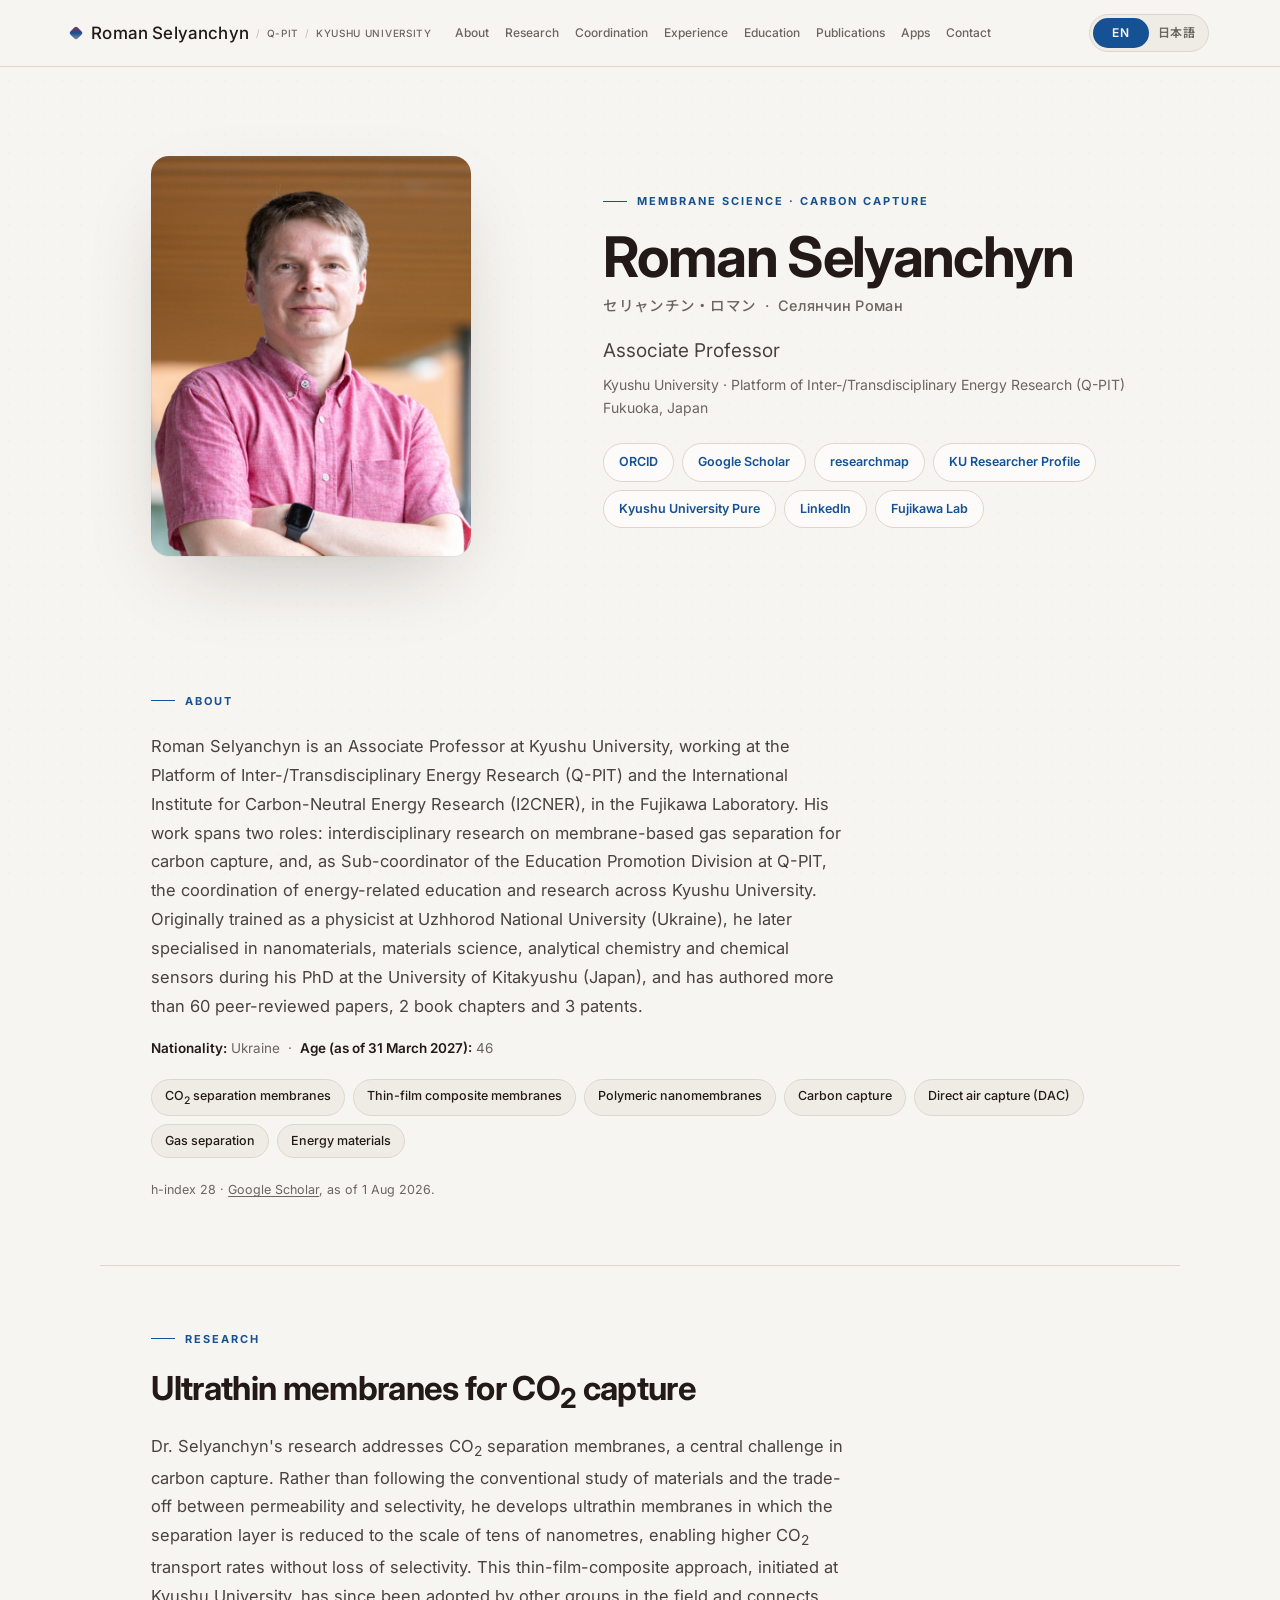
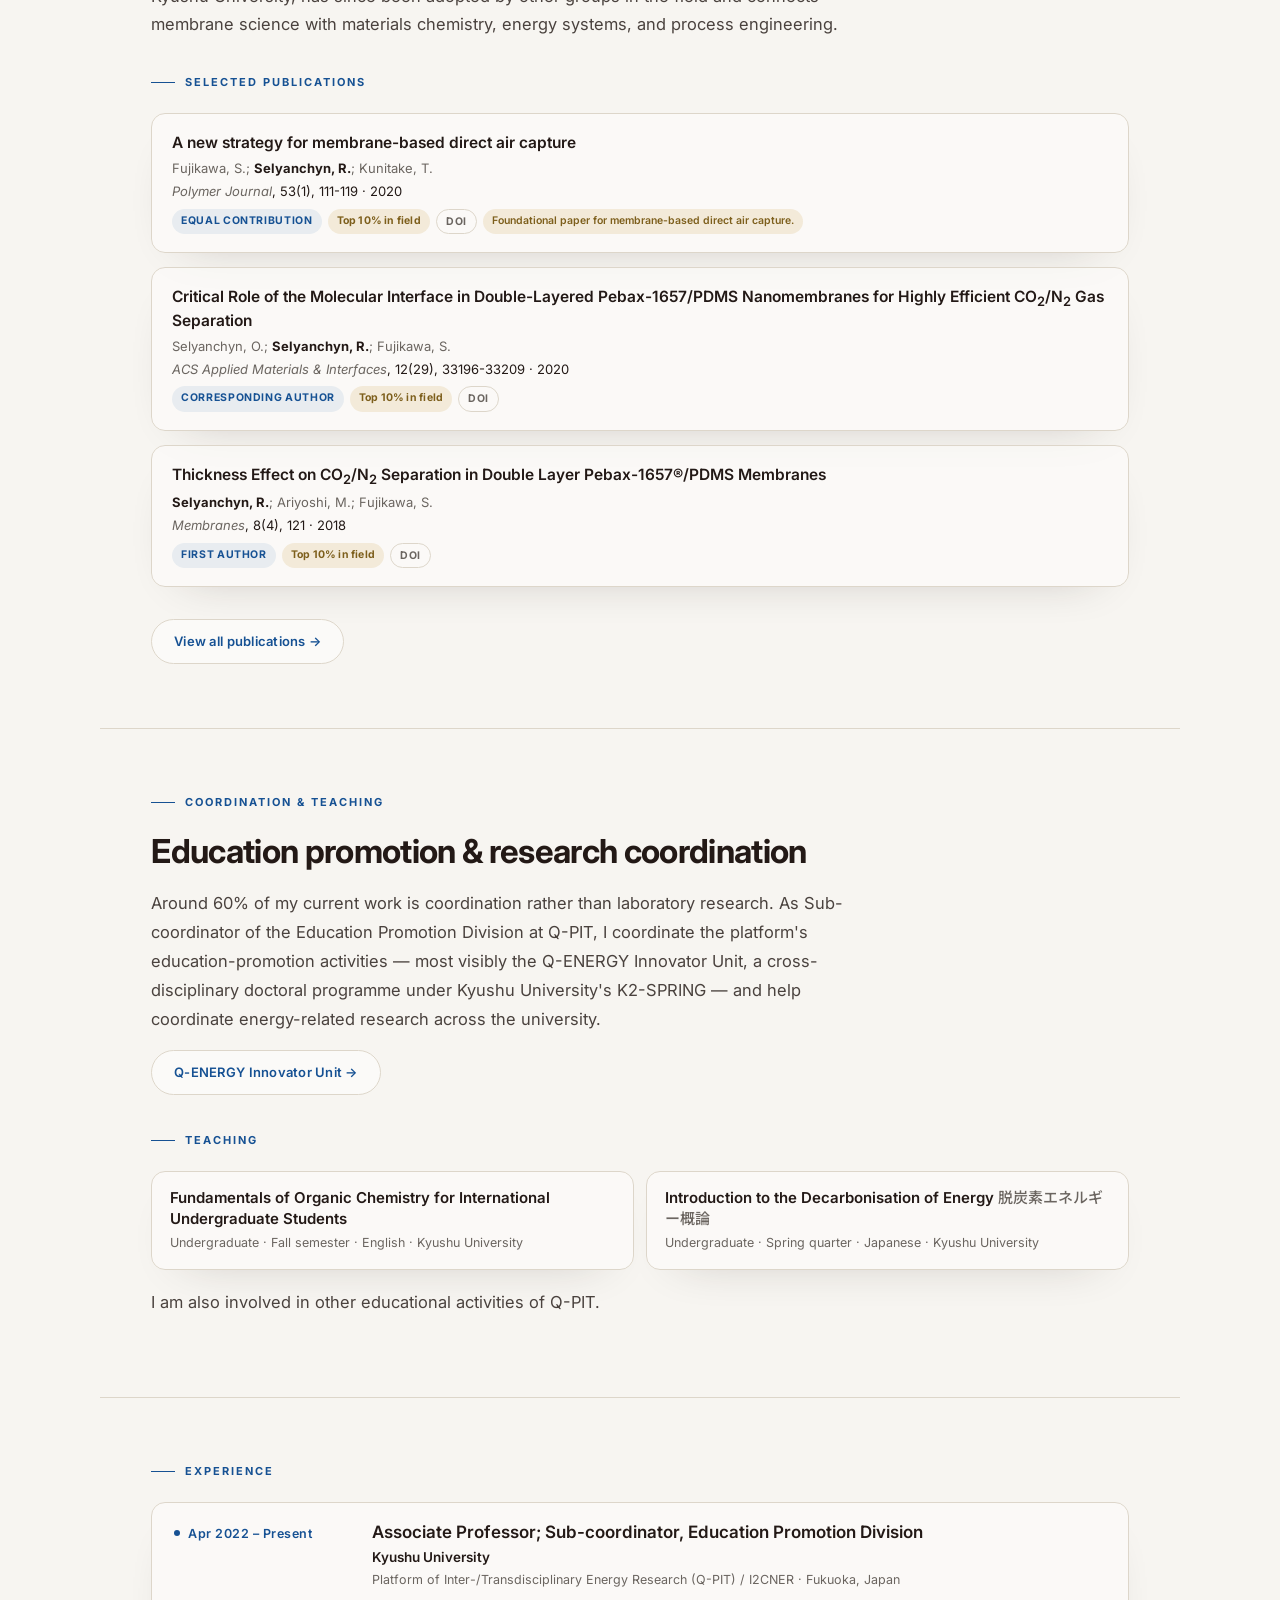
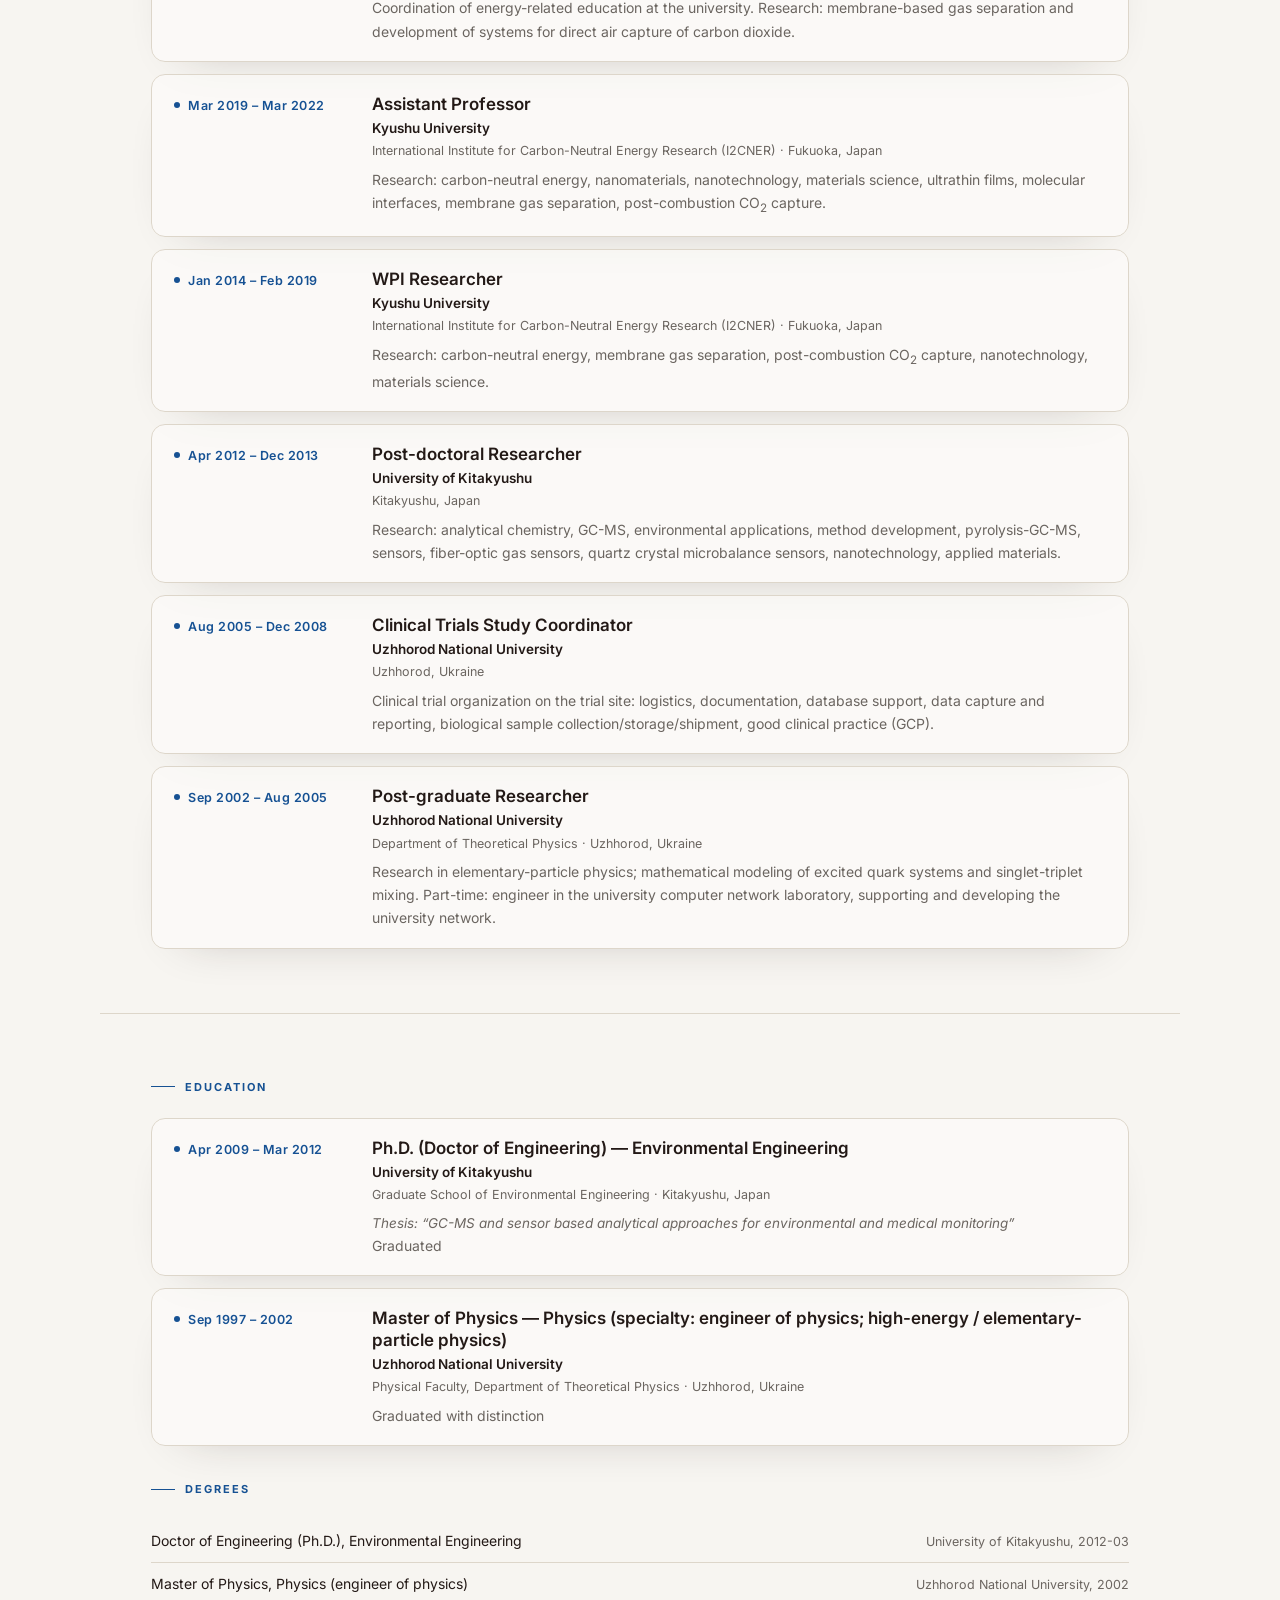
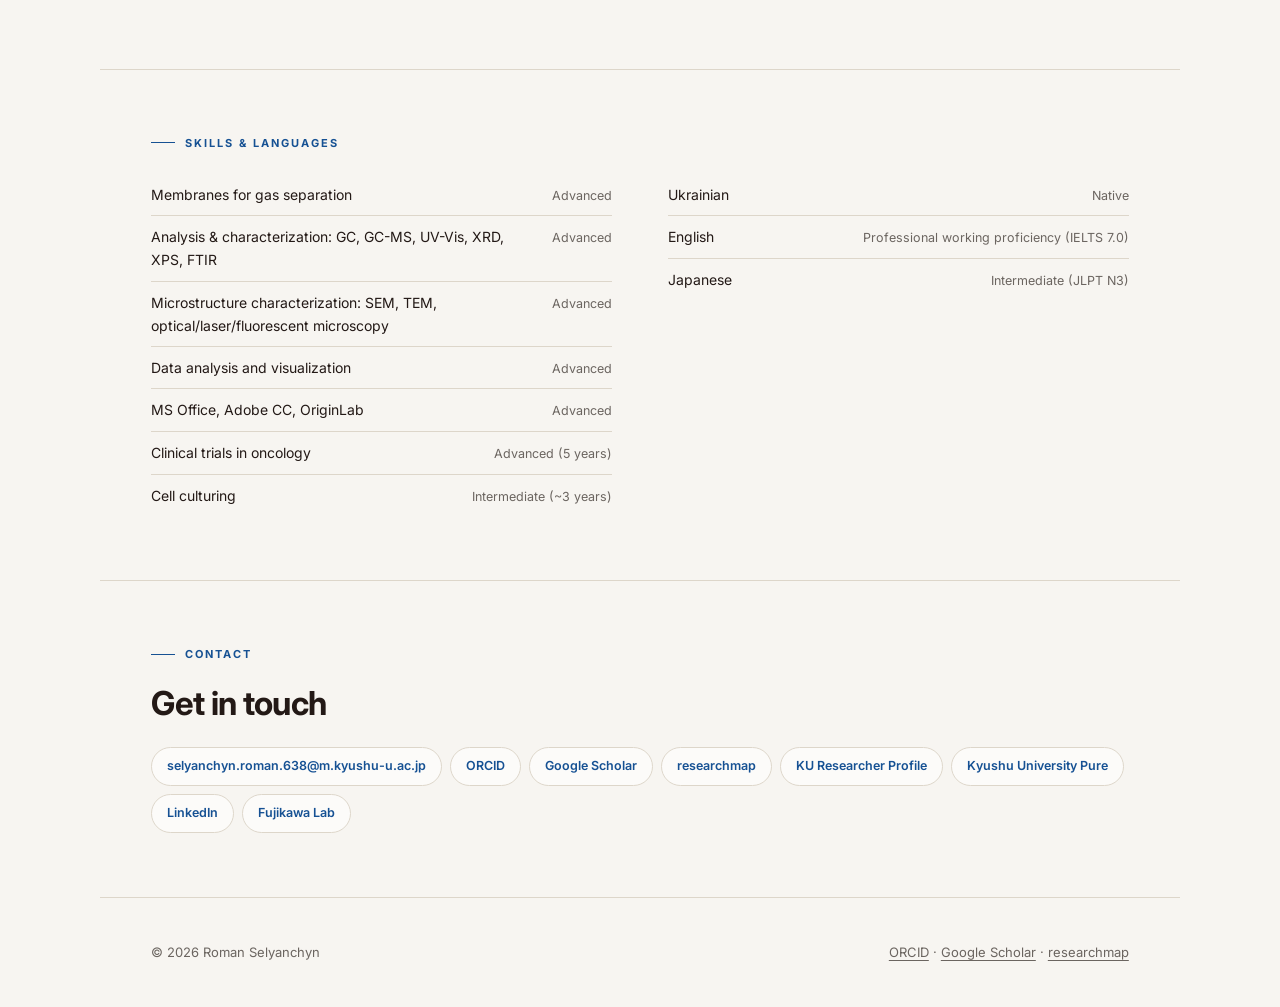
<file: index.html>
<!doctype html>
<html lang="en">
<head>
<meta charset="utf-8">
<meta name="viewport" content="width=device-width,initial-scale=1">
<title>Roman Selyanchyn — CV</title>
<meta name="description" content="Membrane science · carbon capture">
<link rel="preconnect" href="https://fonts.googleapis.com">
<link rel="preconnect" href="https://fonts.gstatic.com" crossorigin>
<link href="https://fonts.googleapis.com/css2?family=Inter:wght@400;500;600;700&family=Noto+Sans+JP:wght@400;500;600;700&display=swap" rel="stylesheet">
<link rel="stylesheet" href="assets/css/main.css?v=a4db1af713">
</head>
<body>
<header class="topbar">
  <div class="topbar-inner">
    <div class="program-mark">
      <a class="pm-name" href="index.html">
        <span class="dot" aria-hidden="true"></span>
        <span>Roman Selyanchyn</span>
      </a>
      <small>
        <span class="pm-sep" aria-hidden="true">/</span>
        <a href="https://q-pit.kyushu-u.ac.jp/">Q-PIT</a>
        <span class="pm-sep" aria-hidden="true">/</span>
        <a href="https://www.kyushu-u.ac.jp/en/"><span data-en="Kyushu University" data-ja="九州大学">Kyushu University</span></a>
      </small>
    </div>
    <nav class="landing-nav" id="site-nav">
      <a href="index.html#about"><span data-en="About" data-ja="概要">About</span></a>
      <a href="index.html#research"><span data-en="Research" data-ja="研究">Research</span></a>
      <a href="index.html#coordination"><span data-en="Coordination" data-ja="教育・運営">Coordination</span></a>
      <a href="index.html#experience"><span data-en="Experience" data-ja="職歴">Experience</span></a>
      <a href="index.html#education"><span data-en="Education" data-ja="学歴">Education</span></a>
      <a href="publications.html"><span data-en="Publications" data-ja="研究業績">Publications</span></a>
      <a href="apps.html"><span data-en="Apps" data-ja="アプリ">Apps</span></a>
      <a href="index.html#contact"><span data-en="Contact" data-ja="連絡先">Contact</span></a>
    </nav>
    <div class="lang-toggle" id="lang-toggle" data-lang="en" role="group" aria-label="Language">
      <span class="pill" aria-hidden="true"></span>
      <button type="button" data-set-lang="en" class="is-active" aria-pressed="true">EN</button>
      <button type="button" data-set-lang="ja" aria-pressed="false">日本語</button>
    </div>
    <button type="button" class="menu-btn" aria-label="Menu" aria-expanded="false" aria-controls="site-nav">
      <svg viewBox="0 0 24 24" fill="none" stroke="currentColor" stroke-width="2" stroke-linecap="round"><path d="M3 6h18M3 12h18M3 18h18"/></svg>
    </button>
  </div>
</header>
<main>

  <section class="hero">
    <div class="hero-photo">
      <img src="assets/Roman-Selyanchyn.jpg" alt="Roman Selyanchyn">
    </div>
    <div class="hero-copy">
      <p class="eyebrow"><span data-en="Membrane science · carbon capture" data-ja="膜科学・二酸化炭素回収" data-html="1">Membrane science · carbon capture</span></p>
      <h1>Roman Selyanchyn</h1>
      <p class="hero-names">セリャンチン・ロマン &nbsp;&middot;&nbsp; Селянчин Роман</p>
      <p class="hero-role"><span data-en="Associate Professor" data-ja="准教授">Associate Professor</span></p>
      <p class="hero-affil"><span data-en="Kyushu University" data-ja="九州大学">Kyushu University</span> &middot; <span data-en="Platform of Inter-/Transdisciplinary Energy Research (Q-PIT)" data-ja="エネルギー研究教育機構（Q-PIT）">Platform of Inter-/Transdisciplinary Energy Research (Q-PIT)</span><br><span data-en="Fukuoka, Japan" data-ja="日本・福岡">Fukuoka, Japan</span></p>
      <div class="hero-links">
        <a class="chip-link" href="https://orcid.org/0000-0002-0846-2416" target="_blank" rel="noopener">ORCID</a>
        <a class="chip-link" href="https://scholar.google.com/citations?user=_ry05noAAAAJ&amp;hl=en" target="_blank" rel="noopener">Google Scholar</a>
        <a class="chip-link" href="https://researchmap.jp/romanselyanchyn" target="_blank" rel="noopener">researchmap</a>
        <a class="chip-link" href="https://hyoka.ofc.kyushu-u.ac.jp/html/100024384_en.html" data-href-en="https://hyoka.ofc.kyushu-u.ac.jp/html/100024384_en.html" data-href-ja="https://hyoka.ofc.kyushu-u.ac.jp/html/100024384_ja.html" target="_blank" rel="noopener"><span data-en="KU Researcher Profile" data-ja="九州大学 研究者情報">KU Researcher Profile</span></a>
        <a class="chip-link" href="https://kyushu-u.elsevierpure.com/en/persons/roman-selyanchyn/" data-href-en="https://kyushu-u.elsevierpure.com/en/persons/roman-selyanchyn/" data-href-ja="https://kyushu-u.elsevierpure.com/ja/persons/roman-selyanchyn/" target="_blank" rel="noopener"><span data-en="Kyushu University Pure" data-ja="九州大学 Pure">Kyushu University Pure</span></a>
        <a class="chip-link" href="https://www.linkedin.com/in/romanselyanchyn/" target="_blank" rel="noopener">LinkedIn</a>
        <a class="chip-link" href="https://i2cner.kyushu-u.ac.jp/~fujikawa/en/" target="_blank" rel="noopener">Fujikawa Lab</a>
      </div>
      <div class="print-only"><a href="mailto:selyanchyn.roman.638@m.kyushu-u.ac.jp">selyanchyn.roman.638@m.kyushu-u.ac.jp</a> &nbsp;&middot;&nbsp; ORCID: https://orcid.org/0000-0002-0846-2416 &nbsp;&middot;&nbsp; Google Scholar: https://scholar.google.com/citations?user=_ry05noAAAAJ&amp;hl=en &nbsp;&middot;&nbsp; researchmap: https://researchmap.jp/romanselyanchyn &nbsp;&middot;&nbsp; KU Researcher Profile: https://hyoka.ofc.kyushu-u.ac.jp/html/100024384_en.html &nbsp;&middot;&nbsp; Kyushu University Pure: https://kyushu-u.elsevierpure.com/en/persons/roman-selyanchyn/ &nbsp;&middot;&nbsp; LinkedIn: https://www.linkedin.com/in/romanselyanchyn/ &nbsp;&middot;&nbsp; Fujikawa Lab: https://i2cner.kyushu-u.ac.jp/~fujikawa/en/</div>
    </div>
  </section>

  <section class="section" id="about">
    <div class="kicker"><span data-en="About" data-ja="概要">About</span></div>
    <p class="lead"><span data-en="Roman Selyanchyn is an Associate Professor at Kyushu University, working at the Platform of Inter-/Transdisciplinary Energy Research (Q-PIT) and the International Institute for Carbon-Neutral Energy Research (I2CNER), in the Fujikawa Laboratory. His work spans two roles: interdisciplinary research on membrane-based gas separation for carbon capture, and, as Sub-coordinator of the Education Promotion Division at Q-PIT, the coordination of energy-related education and research across Kyushu University. Originally trained as a physicist at Uzhhorod National University (Ukraine), he later specialised in nanomaterials, materials science, analytical chemistry and chemical sensors during his PhD at the University of Kitakyushu (Japan), and has authored more than 60 peer-reviewed papers, 2 book chapters and 3 patents." data-ja="セリャンチン・ロマンは九州大学准教授であり、エネルギー研究教育機構（Q-PIT）およびカーボンニュートラル・エネルギー国際研究所（I2CNER）藤川研究室に所属しています。研究面では、二酸化炭素回収に向けた膜による気体分離を中心とする学際的研究に取り組み、あわせてQ-PIT教育推進部門サブコーディネーターとして、九州大学全体のエネルギー関連の教育・研究の調整を担っています。ウジホロド国立大学（ウクライナ）で物理学を修めた後、北九州市立大学（日本）での博士課程においてナノ材料、材料科学、分析化学および化学センサーを専門としました。査読付き論文60報以上、著書（分担執筆）2件、特許3件を有します。" data-html="1">Roman Selyanchyn is an Associate Professor at Kyushu University, working at the Platform of Inter-/Transdisciplinary Energy Research (Q-PIT) and the International Institute for Carbon-Neutral Energy Research (I2CNER), in the Fujikawa Laboratory. His work spans two roles: interdisciplinary research on membrane-based gas separation for carbon capture, and, as Sub-coordinator of the Education Promotion Division at Q-PIT, the coordination of energy-related education and research across Kyushu University. Originally trained as a physicist at Uzhhorod National University (Ukraine), he later specialised in nanomaterials, materials science, analytical chemistry and chemical sensors during his PhD at the University of Kitakyushu (Japan), and has authored more than 60 peer-reviewed papers, 2 book chapters and 3 patents.</span></p>
    <p class="about-meta"><b><span data-en="Nationality:" data-ja="国籍：">Nationality:</span></b> <span data-en="Ukraine" data-ja="ウクライナ">Ukraine</span> &nbsp;&middot;&nbsp; <b><span data-en="Age (as of 31 March 2027):" data-ja="年齢（2027年3月31日時点）：">Age (as of 31 March 2027):</span></b> 46</p>
    <div class="tags">
      <span class="tag">CO<sub>2</sub> separation membranes</span>
      <span class="tag">Thin-film composite membranes</span>
      <span class="tag">Polymeric nanomembranes</span>
      <span class="tag">Carbon capture</span>
      <span class="tag">Direct air capture (DAC)</span>
      <span class="tag">Gas separation</span>
      <span class="tag">Energy materials</span>
    </div>
    <p class="stats-note" data-html="1" data-en="h-index 28 &amp;middot; &lt;a href=&quot;https://scholar.google.com/citations?user=_ry05noAAAAJ&amp;hl=en&quot; target=&quot;_blank&quot; rel=&quot;noopener&quot;&gt;Google Scholar&lt;/a&gt;, as of 1 Aug 2026." data-ja="h指数 28・&lt;a href=&quot;https://scholar.google.com/citations?user=_ry05noAAAAJ&amp;hl=en&quot; target=&quot;_blank&quot; rel=&quot;noopener&quot;&gt;Google Scholar&lt;/a&gt;（2026年8月1日時点）">h-index 28 &middot; <a href="https://scholar.google.com/citations?user=_ry05noAAAAJ&hl=en" target="_blank" rel="noopener">Google Scholar</a>, as of 1 Aug 2026.</p>
  </section>

  <section class="section" id="research">
    <div class="kicker"><span data-en="Research" data-ja="研究">Research</span></div>
    <h2>Ultrathin membranes for CO<sub>2</sub> capture</h2>
    <p class="lead"><span data-en="Dr. Selyanchyn&amp;#x27;s research addresses CO&lt;sub&gt;2&lt;/sub&gt; separation membranes, a central challenge in carbon capture. Rather than following the conventional study of materials and the trade-off between permeability and selectivity, he develops ultrathin membranes in which the separation layer is reduced to the scale of tens of nanometres, enabling higher CO&lt;sub&gt;2&lt;/sub&gt; transport rates without loss of selectivity. This thin-film-composite approach, initiated at Kyushu University, has since been adopted by other groups in the field and connects membrane science with materials chemistry, energy systems, and process engineering." data-ja="セリャンチン博士の研究は、二酸化炭素回収の中心的課題であるCO2分離膜を対象としています。材料の探索と透過性・選択性のトレードオフを追う従来の手法によらず、分離層を数十ナノメートルまで薄くした超薄膜を開発し、選択性を損なうことなくCO2透過速度を高めることを可能にしました。九州大学で始まったこの薄膜複合膜のアプローチは、その後この分野の他の研究グループにも採用され、膜科学を材料化学、エネルギーシステム、プロセス工学と結びつけています。" data-html="1">Dr. Selyanchyn&#x27;s research addresses CO<sub>2</sub> separation membranes, a central challenge in carbon capture. Rather than following the conventional study of materials and the trade-off between permeability and selectivity, he develops ultrathin membranes in which the separation layer is reduced to the scale of tens of nanometres, enabling higher CO<sub>2</sub> transport rates without loss of selectivity. This thin-film-composite approach, initiated at Kyushu University, has since been adopted by other groups in the field and connects membrane science with materials chemistry, energy systems, and process engineering.</span></p>
    <div class="kicker" style="margin-top:34px"><span data-en="Selected publications" data-ja="主要論文">Selected publications</span></div>
    <div class="pub-featured">
      <div class="pub">
        
        <div>
          <p class="pub-title"><a href="https://doi.org/10.1038/s41428-020-00429-z" target="_blank" rel="noopener">A new strategy for membrane-based direct air capture</a></p>
          <p class="pub-authors">Fujikawa, S.; <span class="me">Selyanchyn, R.</span>; Kunitake, T.</p>
          <p class="pub-venue"><em>Polymer Journal</em>, 53(1), 111-119 &middot; 2020</p>
          <div class="pub-badges"><span class="badge role"><span data-en="Equal contribution" data-ja="同等貢献">Equal contribution</span></span><span class="badge cited"><span data-en="Top 10% in field" data-ja="分野別 被引用上位10%">Top 10% in field</span></span><a class="badge doi" href="https://doi.org/10.1038/s41428-020-00429-z" target="_blank" rel="noopener">DOI</a><span class="badge note">Foundational paper for membrane-based direct air capture.</span></div>
        </div>
      </div>
    </div>
    <div class="pub-featured">
      <div class="pub">
        
        <div>
          <p class="pub-title"><a href="https://doi.org/10.1021/acsami.0c07344" target="_blank" rel="noopener">Critical Role of the Molecular Interface in Double-Layered Pebax-1657/PDMS Nanomembranes for Highly Efficient CO<sub>2</sub>/N<sub>2</sub> Gas Separation</a></p>
          <p class="pub-authors">Selyanchyn, O.; <span class="me">Selyanchyn, R.</span>; Fujikawa, S.</p>
          <p class="pub-venue"><em>ACS Applied Materials &amp; Interfaces</em>, 12(29), 33196-33209 &middot; 2020</p>
          <div class="pub-badges"><span class="badge role"><span data-en="Corresponding author" data-ja="責任著者">Corresponding author</span></span><span class="badge cited"><span data-en="Top 10% in field" data-ja="分野別 被引用上位10%">Top 10% in field</span></span><a class="badge doi" href="https://doi.org/10.1021/acsami.0c07344" target="_blank" rel="noopener">DOI</a></div>
        </div>
      </div>
    </div>
    <div class="pub-featured">
      <div class="pub">
        
        <div>
          <p class="pub-title"><a href="https://doi.org/10.3390/membranes8040121" target="_blank" rel="noopener">Thickness Effect on CO<sub>2</sub>/N<sub>2</sub> Separation in Double Layer Pebax-1657®/PDMS Membranes</a></p>
          <p class="pub-authors"><span class="me">Selyanchyn, R.</span>; Ariyoshi, M.; Fujikawa, S.</p>
          <p class="pub-venue"><em>Membranes</em>, 8(4), 121 &middot; 2018</p>
          <div class="pub-badges"><span class="badge role"><span data-en="First author" data-ja="筆頭著者">First author</span></span><span class="badge cited"><span data-en="Top 10% in field" data-ja="分野別 被引用上位10%">Top 10% in field</span></span><a class="badge doi" href="https://doi.org/10.3390/membranes8040121" target="_blank" rel="noopener">DOI</a></div>
        </div>
      </div>
    </div>
    <a class="btn ghost" href="publications.html" style="margin-top:18px">View all publications &rarr;</a>
  </section>

  <section class="section" id="coordination">
    <div class="kicker"><span data-en="Coordination &amp; Teaching" data-ja="教育・運営">Coordination &amp; Teaching</span></div>
    <h2>Education promotion &amp; research coordination</h2>
    <p class="lead"><span data-en="Around 60% of my current work is coordination rather than laboratory research. As Sub-coordinator of the Education Promotion Division at Q-PIT, I coordinate the platform&amp;#x27;s education-promotion activities — most visibly the Q-ENERGY Innovator Unit, a cross-disciplinary doctoral programme under Kyushu University&amp;#x27;s K2-SPRING — and help coordinate energy-related research across the university." data-ja="現在の業務のおよそ60%は、実験研究ではなく調整・運営業務です。Q-PIT教育推進部門のサブコーディネーターとして、部門の教育推進活動を統括しています。中でも中心となるのが、九州大学のK2-SPRINGのもとで実施される分野横断型博士課程プログラム「Q-ENERGYイノベーター育成ユニット」です。あわせて、学内のエネルギー関連研究の調整にも携わっています。" data-html="1">Around 60% of my current work is coordination rather than laboratory research. As Sub-coordinator of the Education Promotion Division at Q-PIT, I coordinate the platform&#x27;s education-promotion activities — most visibly the Q-ENERGY Innovator Unit, a cross-disciplinary doctoral programme under Kyushu University&#x27;s K2-SPRING — and help coordinate energy-related research across the university.</span></p>
    <a class="btn ghost" href="https://roman-selyanchyn-kyushu.github.io/Q-ENERGY/" target="_blank" rel="noopener">Q-ENERGY Innovator Unit &rarr;</a>
    <div class="kicker" style="margin-top:36px"><span data-en="Teaching" data-ja="教育">Teaching</span></div>
    <div class="courses">
      <div class="course">
        <p class="course-name">Fundamentals of Organic Chemistry for International Undergraduate Students</p>
        <p class="course-meta">Undergraduate &middot; Fall semester &middot; English &middot; Kyushu University</p>
      </div>
      <div class="course">
        <p class="course-name">Introduction to the Decarbonisation of Energy <span class="course-ja">脱炭素エネルギー概論</span></p>
        <p class="course-meta">Undergraduate &middot; Spring quarter &middot; Japanese &middot; Kyushu University</p>
      </div>
    </div>
    <p class="lead" style="margin-top:18px"><span data-en="I am also involved in other educational activities of Q-PIT." data-ja="このほか、Q-PITの各種教育活動にも携わっています。" data-html="1">I am also involved in other educational activities of Q-PIT.</span></p>
  </section>

  <section class="section" id="experience">
    <div class="kicker"><span data-en="Experience" data-ja="職歴">Experience</span></div>
    <div class="timeline">
      <div class="tl-item">
        <div class="tl-date">Apr 2022 – Present</div>
        <div>
          <p class="tl-title"><span data-en="Associate Professor; Sub-coordinator, Education Promotion Division" data-ja="准教授／教育推進部門 サブコーディネーター">Associate Professor; Sub-coordinator, Education Promotion Division</span></p>
          <p class="tl-org"><span data-en="Kyushu University" data-ja="九州大学">Kyushu University</span></p>
          <p class="tl-meta">Platform of Inter-/Transdisciplinary Energy Research (Q-PIT) / I2CNER &middot; Fukuoka, Japan</p>
          <p class="tl-desc"><span data-en="Coordination of energy-related education at the university. Research: membrane-based gas separation and development of systems for direct air capture of carbon dioxide." data-ja="学内のエネルギー関連教育の調整。研究：膜による気体分離、および二酸化炭素の直接空気回収（DAC）システムの開発。" data-html="1">Coordination of energy-related education at the university. Research: membrane-based gas separation and development of systems for direct air capture of carbon dioxide.</span></p>
        </div>
      </div>
      <div class="tl-item">
        <div class="tl-date">Mar 2019 – Mar 2022</div>
        <div>
          <p class="tl-title"><span data-en="Assistant Professor" data-ja="助教">Assistant Professor</span></p>
          <p class="tl-org"><span data-en="Kyushu University" data-ja="九州大学">Kyushu University</span></p>
          <p class="tl-meta">International Institute for Carbon-Neutral Energy Research (I2CNER) &middot; Fukuoka, Japan</p>
          <p class="tl-desc"><span data-en="Research: carbon-neutral energy, nanomaterials, nanotechnology, materials science, ultrathin films, molecular interfaces, membrane gas separation, post-combustion CO&lt;sub&gt;2&lt;/sub&gt; capture." data-ja="研究：カーボンニュートラル・エネルギー、ナノ材料、ナノテクノロジー、材料科学、超薄膜、分子界面、膜による気体分離、燃焼後CO2回収。" data-html="1">Research: carbon-neutral energy, nanomaterials, nanotechnology, materials science, ultrathin films, molecular interfaces, membrane gas separation, post-combustion CO<sub>2</sub> capture.</span></p>
        </div>
      </div>
      <div class="tl-item">
        <div class="tl-date">Jan 2014 – Feb 2019</div>
        <div>
          <p class="tl-title"><span data-en="WPI Researcher" data-ja="WPI研究員">WPI Researcher</span></p>
          <p class="tl-org"><span data-en="Kyushu University" data-ja="九州大学">Kyushu University</span></p>
          <p class="tl-meta">International Institute for Carbon-Neutral Energy Research (I2CNER) &middot; Fukuoka, Japan</p>
          <p class="tl-desc"><span data-en="Research: carbon-neutral energy, membrane gas separation, post-combustion CO&lt;sub&gt;2&lt;/sub&gt; capture, nanotechnology, materials science." data-ja="研究：カーボンニュートラル・エネルギー、膜による気体分離、燃焼後CO2回収、ナノテクノロジー、材料科学。" data-html="1">Research: carbon-neutral energy, membrane gas separation, post-combustion CO<sub>2</sub> capture, nanotechnology, materials science.</span></p>
        </div>
      </div>
      <div class="tl-item">
        <div class="tl-date">Apr 2012 – Dec 2013</div>
        <div>
          <p class="tl-title"><span data-en="Post-doctoral Researcher" data-ja="博士研究員">Post-doctoral Researcher</span></p>
          <p class="tl-org"><span data-en="University of Kitakyushu" data-ja="北九州市立大学">University of Kitakyushu</span></p>
          <p class="tl-meta">Kitakyushu, Japan</p>
          <p class="tl-desc"><span data-en="Research: analytical chemistry, GC-MS, environmental applications, method development, pyrolysis-GC-MS, sensors, fiber-optic gas sensors, quartz crystal microbalance sensors, nanotechnology, applied materials." data-ja="研究：分析化学、GC-MS、環境応用、分析法開発、熱分解GC-MS、センサー、光ファイバー式ガスセンサー、水晶振動子マイクロバランスセンサー、ナノテクノロジー、応用材料。" data-html="1">Research: analytical chemistry, GC-MS, environmental applications, method development, pyrolysis-GC-MS, sensors, fiber-optic gas sensors, quartz crystal microbalance sensors, nanotechnology, applied materials.</span></p>
        </div>
      </div>
      <div class="tl-item">
        <div class="tl-date">Aug 2005 – Dec 2008</div>
        <div>
          <p class="tl-title"><span data-en="Clinical Trials Study Coordinator" data-ja="臨床試験コーディネーター">Clinical Trials Study Coordinator</span></p>
          <p class="tl-org"><span data-en="Uzhhorod National University" data-ja="ウジホロド国立大学">Uzhhorod National University</span></p>
          <p class="tl-meta">Uzhhorod, Ukraine</p>
          <p class="tl-desc"><span data-en="Clinical trial organization on the trial site: logistics, documentation, database support, data capture and reporting, biological sample collection/storage/shipment, good clinical practice (GCP)." data-ja="試験実施施設における臨床試験の運営：調整業務、文書管理、データベース支援、データ収集・報告、生体試料の採取・保管・輸送、医薬品の臨床試験の実施の基準（GCP）の遵守。" data-html="1">Clinical trial organization on the trial site: logistics, documentation, database support, data capture and reporting, biological sample collection/storage/shipment, good clinical practice (GCP).</span></p>
        </div>
      </div>
      <div class="tl-item">
        <div class="tl-date">Sep 2002 – Aug 2005</div>
        <div>
          <p class="tl-title"><span data-en="Post-graduate Researcher" data-ja="大学院研究員">Post-graduate Researcher</span></p>
          <p class="tl-org"><span data-en="Uzhhorod National University" data-ja="ウジホロド国立大学">Uzhhorod National University</span></p>
          <p class="tl-meta">Department of Theoretical Physics &middot; Uzhhorod, Ukraine</p>
          <p class="tl-desc"><span data-en="Research in elementary-particle physics; mathematical modeling of excited quark systems and singlet-triplet mixing. Part-time: engineer in the university computer network laboratory, supporting and developing the university network." data-ja="素粒子物理学の研究。励起クォーク系および一重項・三重項混合の数理モデル化。兼務として、大学のコンピュータネットワーク研究室にて技術職員を務め、学内ネットワークの運用と整備を担当。" data-html="1">Research in elementary-particle physics; mathematical modeling of excited quark systems and singlet-triplet mixing. Part-time: engineer in the university computer network laboratory, supporting and developing the university network.</span></p>
        </div>
      </div>
    </div>
  </section>

  <section class="section" id="education">
    <div class="kicker"><span data-en="Education" data-ja="学歴">Education</span></div>
    <div class="timeline">
      <div class="tl-item">
        <div class="tl-date">Apr 2009 – Mar 2012</div>
        <div>
          <p class="tl-title"><span data-en="Ph.D. (Doctor of Engineering)" data-ja="博士（工学）">Ph.D. (Doctor of Engineering)</span> &mdash; <span data-en="Environmental Engineering" data-ja="環境工学" data-html="1">Environmental Engineering</span></p>
          <p class="tl-org"><span data-en="University of Kitakyushu" data-ja="北九州市立大学">University of Kitakyushu</span></p>
          <p class="tl-meta">Graduate School of Environmental Engineering &middot; Kitakyushu, Japan</p>
          <p class="tl-thesis"><span data-en="Thesis:" data-ja="学位論文：">Thesis:</span> &ldquo;<span data-en="GC-MS and sensor based analytical approaches for environmental and medical monitoring" data-ja="GC-MSとセンサを基盤とする環境および医療モニタリング分析アプローチ" data-html="1">GC-MS and sensor based analytical approaches for environmental and medical monitoring</span>&rdquo;</p>
          <p class="tl-desc"><span data-en="Graduated" data-ja="修了">Graduated</span></p>
        </div>
      </div>
      <div class="tl-item">
        <div class="tl-date">Sep 1997 – 2002</div>
        <div>
          <p class="tl-title"><span data-en="Master of Physics" data-ja="物理学修士">Master of Physics</span> &mdash; <span data-en="Physics (specialty: engineer of physics; high-energy / elementary-particle physics)" data-ja="物理学（専攻：物理工学／高エネルギー・素粒子物理学）" data-html="1">Physics (specialty: engineer of physics; high-energy / elementary-particle physics)</span></p>
          <p class="tl-org"><span data-en="Uzhhorod National University" data-ja="ウジホロド国立大学">Uzhhorod National University</span></p>
          <p class="tl-meta">Physical Faculty, Department of Theoretical Physics &middot; Uzhhorod, Ukraine</p>
          
          <p class="tl-desc"><span data-en="Graduated with distinction" data-ja="優等修了">Graduated with distinction</span></p>
        </div>
      </div>
    </div>
    <div class="kicker" style="margin-top:34px"><span data-en="Degrees" data-ja="学位">Degrees</span></div>
    <ul class="minilist">
      <li><span class="ml-k"><span data-en="Doctor of Engineering (Ph.D.)" data-ja="博士（工学）">Doctor of Engineering (Ph.D.)</span>, <span data-en="Environmental Engineering" data-ja="環境工学" data-html="1">Environmental Engineering</span></span><span class="ml-v"><span data-en="University of Kitakyushu" data-ja="北九州市立大学">University of Kitakyushu</span>, 2012-03</span></li>
      <li><span class="ml-k"><span data-en="Master of Physics" data-ja="物理学修士">Master of Physics</span>, <span data-en="Physics (engineer of physics)" data-ja="物理学（物理工学）" data-html="1">Physics (engineer of physics)</span></span><span class="ml-v"><span data-en="Uzhhorod National University" data-ja="ウジホロド国立大学">Uzhhorod National University</span>, 2002</span></li>
    </ul>
  </section>

  <section class="section" id="skills">
    <div class="kicker"><span data-en="Skills &amp; Languages" data-ja="専門技術・語学">Skills &amp; Languages</span></div>
    <div class="cols">
      <ul class="minilist">
      <li><span class="ml-k"><span data-en="Membranes for gas separation" data-ja="気体分離膜">Membranes for gas separation</span></span><span class="ml-v"><span data-en="Advanced" data-ja="上級">Advanced</span></span></li>
      <li><span class="ml-k"><span data-en="Analysis &amp; characterization: GC, GC-MS, UV-Vis, XRD, XPS, FTIR" data-ja="分析・評価：GC、GC-MS、UV-Vis、XRD、XPS、FTIR">Analysis &amp; characterization: GC, GC-MS, UV-Vis, XRD, XPS, FTIR</span></span><span class="ml-v"><span data-en="Advanced" data-ja="上級">Advanced</span></span></li>
      <li><span class="ml-k"><span data-en="Microstructure characterization: SEM, TEM, optical/laser/fluorescent microscopy" data-ja="微細構造解析：SEM、TEM、光学・レーザー・蛍光顕微鏡">Microstructure characterization: SEM, TEM, optical/laser/fluorescent microscopy</span></span><span class="ml-v"><span data-en="Advanced" data-ja="上級">Advanced</span></span></li>
      <li><span class="ml-k"><span data-en="Data analysis and visualization" data-ja="データ解析・可視化">Data analysis and visualization</span></span><span class="ml-v"><span data-en="Advanced" data-ja="上級">Advanced</span></span></li>
      <li><span class="ml-k"><span data-en="MS Office, Adobe CC, OriginLab" data-ja="MS Office、Adobe CC、OriginLab">MS Office, Adobe CC, OriginLab</span></span><span class="ml-v"><span data-en="Advanced" data-ja="上級">Advanced</span></span></li>
      <li><span class="ml-k"><span data-en="Clinical trials in oncology" data-ja="腫瘍領域の臨床試験">Clinical trials in oncology</span></span><span class="ml-v"><span data-en="Advanced (5 years)" data-ja="上級（5年）">Advanced (5 years)</span></span></li>
      <li><span class="ml-k"><span data-en="Cell culturing" data-ja="細胞培養">Cell culturing</span></span><span class="ml-v"><span data-en="Intermediate (~3 years)" data-ja="中級（約3年）">Intermediate (~3 years)</span></span></li>
      </ul>
      <ul class="minilist">
      <li><span class="ml-k"><span data-en="Ukrainian" data-ja="ウクライナ語">Ukrainian</span></span><span class="ml-v"><span data-en="Native" data-ja="母語">Native</span></span></li>
      <li><span class="ml-k"><span data-en="English" data-ja="英語">English</span></span><span class="ml-v"><span data-en="Professional working proficiency (IELTS 7.0)" data-ja="実務レベル（IELTS 7.0）">Professional working proficiency (IELTS 7.0)</span></span></li>
      <li><span class="ml-k"><span data-en="Japanese" data-ja="日本語">Japanese</span></span><span class="ml-v"><span data-en="Intermediate (JLPT N3)" data-ja="中級（日本語能力試験 N3）">Intermediate (JLPT N3)</span></span></li>
      </ul>
    </div>
  </section>

  <section class="section" id="contact">
    <div class="kicker"><span data-en="Contact" data-ja="連絡先">Contact</span></div>
    <h2>Get in touch</h2>
    <div class="hero-links">
        <a class="chip-link" href="mailto:selyanchyn.roman.638@m.kyushu-u.ac.jp">selyanchyn.roman.638@m.kyushu-u.ac.jp</a>
        <a class="chip-link" href="https://orcid.org/0000-0002-0846-2416" target="_blank" rel="noopener">ORCID</a>
        <a class="chip-link" href="https://scholar.google.com/citations?user=_ry05noAAAAJ&amp;hl=en" target="_blank" rel="noopener">Google Scholar</a>
        <a class="chip-link" href="https://researchmap.jp/romanselyanchyn" target="_blank" rel="noopener">researchmap</a>
        <a class="chip-link" href="https://hyoka.ofc.kyushu-u.ac.jp/html/100024384_en.html" data-href-en="https://hyoka.ofc.kyushu-u.ac.jp/html/100024384_en.html" data-href-ja="https://hyoka.ofc.kyushu-u.ac.jp/html/100024384_ja.html" target="_blank" rel="noopener"><span data-en="KU Researcher Profile" data-ja="九州大学 研究者情報">KU Researcher Profile</span></a>
        <a class="chip-link" href="https://kyushu-u.elsevierpure.com/en/persons/roman-selyanchyn/" data-href-en="https://kyushu-u.elsevierpure.com/en/persons/roman-selyanchyn/" data-href-ja="https://kyushu-u.elsevierpure.com/ja/persons/roman-selyanchyn/" target="_blank" rel="noopener"><span data-en="Kyushu University Pure" data-ja="九州大学 Pure">Kyushu University Pure</span></a>
        <a class="chip-link" href="https://www.linkedin.com/in/romanselyanchyn/" target="_blank" rel="noopener">LinkedIn</a>
        <a class="chip-link" href="https://i2cner.kyushu-u.ac.jp/~fujikawa/en/" target="_blank" rel="noopener">Fujikawa Lab</a>
    </div>
  </section>

</main>
<footer class="footer">
    <span>&copy; 2026 Roman Selyanchyn</span>
    <span><a href="https://orcid.org/0000-0002-0846-2416">ORCID</a> &middot; <a href="https://scholar.google.com/citations?user=_ry05noAAAAJ&hl=en">Google Scholar</a> &middot; <a href="https://researchmap.jp/romanselyanchyn">researchmap</a></span>
</footer>
<script>
(function(){
  var btn=document.querySelector('.menu-btn'),nav=document.getElementById('site-nav');
  if(btn&&nav){btn.addEventListener('click',function(){
    var open=nav.classList.toggle('open');
    btn.setAttribute('aria-expanded',open?'true':'false');
  });
  nav.querySelectorAll('a').forEach(function(a){a.addEventListener('click',function(){
    nav.classList.remove('open');btn.setAttribute('aria-expanded','false');});});}
  // Scrollspy: highlight the nav link for the section in view (in-page anchors only).
  var secs=[].slice.call(document.querySelectorAll('main section[id]'));
  var map={};nav&&nav.querySelectorAll('a').forEach(function(a){
    var h=a.getAttribute('href')||'';var i=h.indexOf('#');
    if(i>=0&&(h.indexOf('index.html')===0||h[0]==='#'))map[h.slice(i+1)]=a;});
  if(secs.length&&Object.keys(map).length&&'IntersectionObserver' in window){
    var obs=new IntersectionObserver(function(es){es.forEach(function(e){
      if(e.isIntersecting){Object.values(map).forEach(function(a){a.classList.remove('active');});
        var a=map[e.target.id];if(a)a.classList.add('active');}});},
      {rootMargin:'-45% 0px -50% 0px'});
    secs.forEach(function(s){obs.observe(s);});}
})();
</script>
<script>
(function(){
  var KEY='rs-cv-lang';
  function apply(lang){
    document.documentElement.lang=lang;
    document.querySelectorAll('[data-en][data-ja]').forEach(function(el){
      var v=el.dataset[lang];
      if(v===undefined)return;
      // data-html marks the few elements whose text carries markup (chemical
      // subscripts). Everything is generated by build.py from local JSON, never
      // from user input, so assigning it back as HTML is safe here.
      if(el.dataset.html==='1'){el.innerHTML=v;}else{el.textContent=v;}
    });
    // Links whose target exists in both languages (KU researcher DB, Pure) point at
    // the matching version rather than always sending a Japanese reader to English.
    document.querySelectorAll('a[data-href-en][data-href-ja]').forEach(function(a){
      var u=(lang==='ja')?a.dataset.hrefJa:a.dataset.hrefEn;
      if(u)a.setAttribute('href',u);
    });
    var tg=document.getElementById('lang-toggle');
    if(tg){
      tg.setAttribute('data-lang',lang);
      tg.querySelectorAll('button[data-set-lang]').forEach(function(b){
        var on=b.dataset.setLang===lang;
        b.classList.toggle('is-active',on);
        b.setAttribute('aria-pressed',on?'true':'false');
      });
    }
    try{localStorage.setItem(KEY,lang);}catch(e){}
  }
  var saved;try{saved=localStorage.getItem(KEY);}catch(e){}
  if(!saved){saved=(navigator.language||'').toLowerCase().indexOf('ja')===0?'ja':'en';}
  document.addEventListener('DOMContentLoaded',function(){
    apply(saved==='ja'?'ja':'en');
    document.querySelectorAll('#lang-toggle button[data-set-lang]').forEach(function(b){
      b.addEventListener('click',function(){apply(b.dataset.setLang);});
    });
  });
})();
</script>
</body>
</html>
</file>
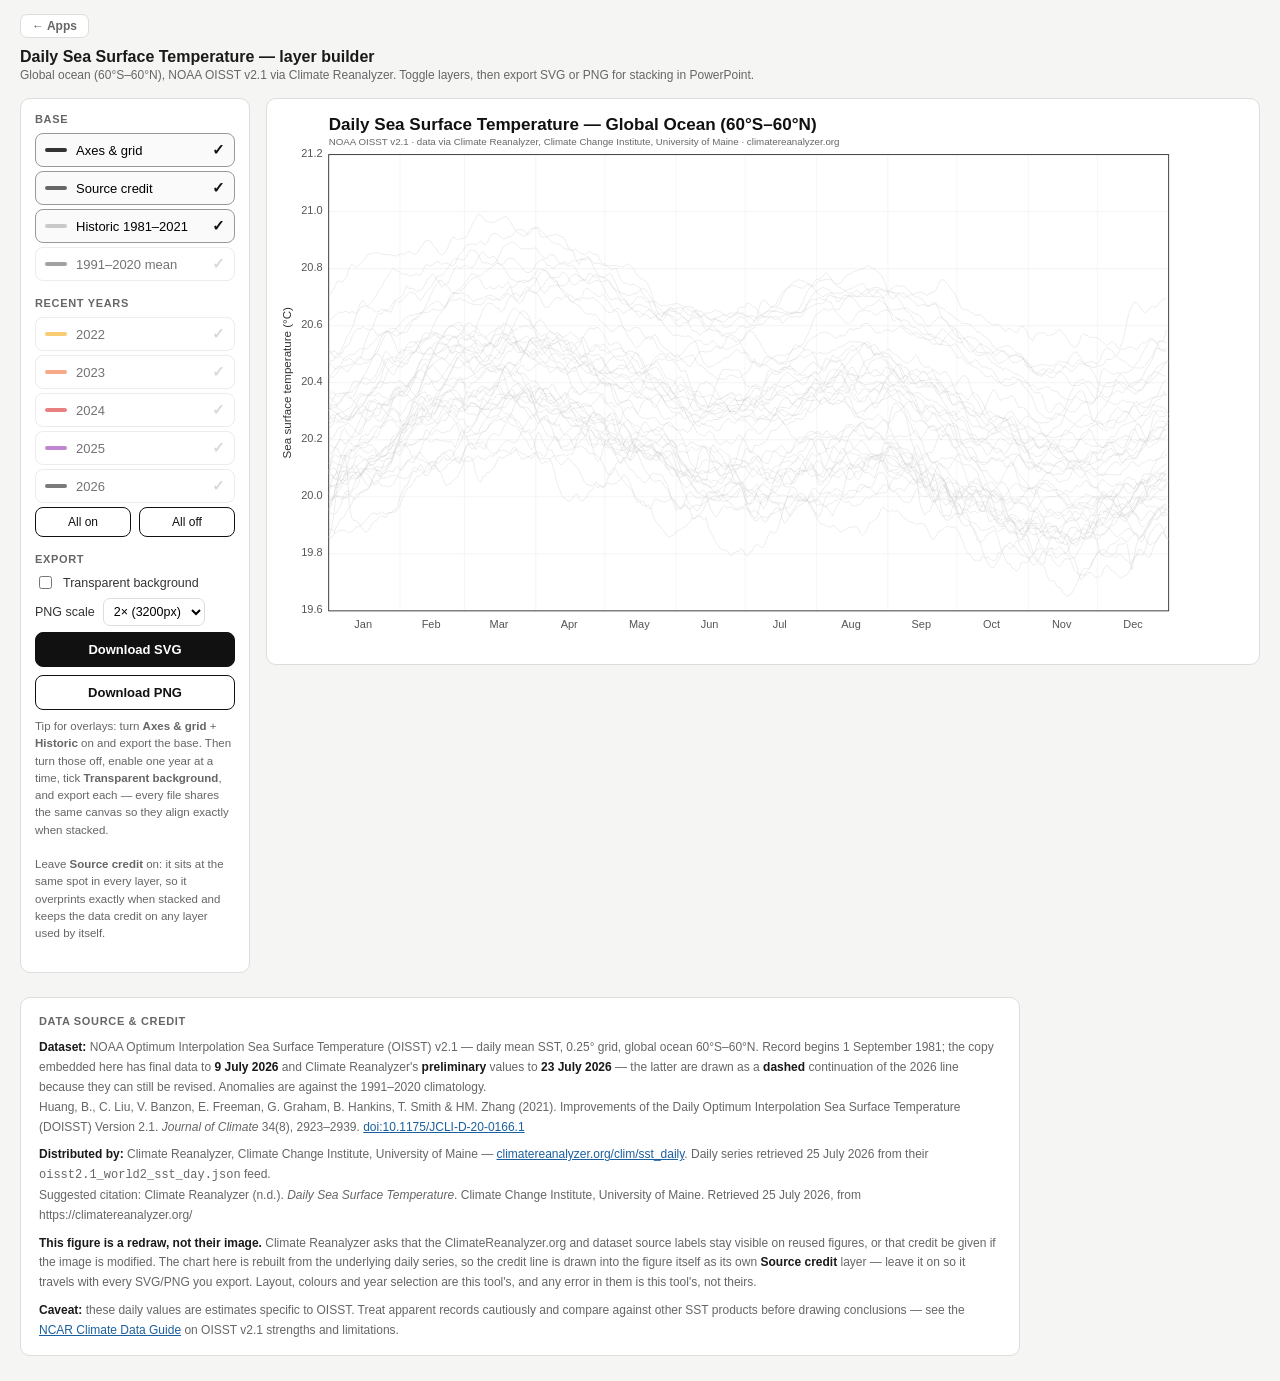
<file: climate-plot/index.html>
<!DOCTYPE html>
<html lang="en">
<head>
<meta charset="utf-8">
<meta name="viewport" content="width=device-width, initial-scale=1">
<title>Daily Sea Surface Temperature — layer builder</title>
<style>
  :root{ --ink:#1a1a1a; --muted:#666; --line:#ddd; --bg:#f5f5f4; }
  *{box-sizing:border-box}
  body{margin:0;font-family:-apple-system,Segoe UI,Roboto,Helvetica,Arial,sans-serif;color:var(--ink);background:var(--bg)}
  header{padding:14px 20px 8px}
  h1{font-size:16px;margin:0 0 2px;font-weight:600}
  header p{margin:0;font-size:12px;color:var(--muted)}
  a.back-link{display:inline-block;font-size:12px;font-weight:600;text-decoration:none;color:var(--muted);
    background:#fff;border:1px solid var(--line);border-radius:7px;padding:4px 11px;margin-bottom:10px;transition:.12s}
  a.back-link:hover{background:#ececea;color:var(--ink)}
  .credit{margin:0 20px 26px;padding:14px 18px;background:#fff;border:1px solid var(--line);border-radius:10px;
    font-size:12px;line-height:1.65;color:var(--muted);max-width:1000px}
  .credit h2{font-size:11px;text-transform:uppercase;letter-spacing:.06em;color:var(--muted);margin:0 0 8px;font-weight:600}
  .credit p{margin:0 0 8px}
  .credit p:last-child{margin-bottom:0}
  .credit b{color:var(--ink);font-weight:600}
  .credit a{color:#1a5f9e}
  .wrap{display:flex;gap:16px;padding:8px 20px 24px;align-items:flex-start;flex-wrap:wrap}
  .panel{width:230px;flex:0 0 230px;background:#fff;border:1px solid var(--line);border-radius:10px;padding:14px}
  .panel h2{font-size:11px;text-transform:uppercase;letter-spacing:.06em;color:var(--muted);margin:0 0 8px}
  .panel .group{margin-bottom:16px}
  .tog{display:flex;align-items:center;gap:9px;width:100%;padding:7px 9px;margin:4px 0;border:1px solid var(--line);
       border-radius:8px;background:#fff;cursor:pointer;font-size:13px;text-align:left;transition:.12s}
  .tog:hover{border-color:#bbb}
  .tog .sw{width:22px;height:4px;border-radius:2px;flex:0 0 22px}
  .tog .yr{flex:1;font-variant-numeric:tabular-nums}
  .tog .st{font-size:15px;color:#bbb;font-weight:700}
  .tog.on{background:#fafafa;border-color:#999}
  .tog.on .st{color:#111}
  .tog.off{opacity:.55}
  .row{display:flex;align-items:center;gap:8px;font-size:12.5px;margin:6px 0;color:#333}
  select,.btn{font:inherit}
  select{padding:5px 6px;border:1px solid var(--line);border-radius:7px;background:#fff}
  .btns{display:flex;flex-direction:column;gap:8px;margin-top:6px}
  .btn{padding:9px 12px;border:1px solid #111;border-radius:8px;background:#111;color:#fff;cursor:pointer;font-size:13px;font-weight:600}
  .btn.sec{background:#fff;color:#111}
  .btn:hover{opacity:.88}
  .mini{display:flex;gap:8px}
  .mini .btn{flex:1;padding:7px;font-size:12px;font-weight:500}
  .stage{flex:1;min-width:520px;background:#fff;border:1px solid var(--line);border-radius:10px;padding:8px;position:relative}
  .stage.trans{background:
     linear-gradient(45deg,#eee 25%,transparent 25%,transparent 75%,#eee 75%),
     linear-gradient(45deg,#eee 25%,#fff 25%,#fff 75%,#eee 75%);
     background-size:18px 18px;background-position:0 0,9px 9px}
  svg#fig{display:block;width:100%;height:auto}
  .hint{font-size:11.5px;color:var(--muted);margin-top:8px;line-height:1.5}
</style>
</head>
<body>
<header>
  <a class="back-link" href="../apps.html">&larr; Apps</a>
  <h1>Daily Sea Surface Temperature — layer builder</h1>
  <p>Global ocean (60°S–60°N), NOAA OISST v2.1 via Climate Reanalyzer. Toggle layers, then export SVG or PNG for stacking in PowerPoint.</p>
</header>
<div class="wrap">
  <div class="panel">
    <div class="group">
      <h2>Base</h2>
      <button class="tog on" data-key="axes"><span class="sw" style="background:#333"></span><span class="yr">Axes &amp; grid</span><span class="st">✓</span></button>
      <button class="tog on" data-key="src"><span class="sw" style="background:#666"></span><span class="yr">Source credit</span><span class="st">✓</span></button>
      <button class="tog on" data-key="hist"><span class="sw" style="background:#c9c9c9"></span><span class="yr">Historic 1981–2021</span><span class="st">✓</span></button>
      <button class="tog off" data-key="mean"><span class="sw" style="background:#555"></span><span class="yr">1991–2020 mean</span><span class="st">✓</span></button>
    </div>
    <div class="group">
      <h2>Recent years</h2>
      <div id="yearToggles"></div>
      <div class="mini"><button class="btn sec" id="allOn">All on</button><button class="btn sec" id="allOff">All off</button></div>
    </div>
    <div class="group">
      <h2>Export</h2>
      <label class="row"><input type="checkbox" id="transparent"> Transparent background</label>
      <label class="row">PNG scale <select id="scale"><option value="2">2× (3200px)</option><option value="3">3× (4800px)</option><option value="4">4× (6400px)</option><option value="1">1× (1600px)</option></select></label>
      <div class="btns">
        <button class="btn" id="dlSvg">Download SVG</button>
        <button class="btn sec" id="dlPng">Download PNG</button>
      </div>
      <p class="hint">Tip for overlays: turn <b>Axes&nbsp;&amp;&nbsp;grid</b> + <b>Historic</b> on and export the base. Then turn those off, enable one year at a time, tick <b>Transparent background</b>, and export each — every file shares the same canvas so they align exactly when stacked.<br><br>Leave <b>Source credit</b> on: it sits at the same spot in every layer, so it overprints exactly when stacked and keeps the data credit on any layer used by itself.</p>
    </div>
  </div>
  <div class="stage" id="stage">
    <svg id="fig" viewBox="0 0 1600 900"></svg>
  </div>
</div>

<div class="credit">
  <h2>Data source &amp; credit</h2>
  <p><b>Dataset:</b> NOAA Optimum Interpolation Sea Surface Temperature (OISST) v2.1 — daily mean SST,
  0.25° grid, global ocean 60°S–60°N. Record begins 1 September 1981; the copy embedded here has
  final data to <b>9 July 2026</b> and Climate Reanalyzer's <b>preliminary</b> values to
  <b>23 July 2026</b> — the latter are drawn as a <b>dashed</b> continuation of the 2026 line because
  they can still be revised. Anomalies are against the 1991–2020 climatology.<br>
  Huang, B., C. Liu, V. Banzon, E. Freeman, G. Graham, B. Hankins, T. Smith &amp; HM. Zhang (2021).
  Improvements of the Daily Optimum Interpolation Sea Surface Temperature (DOISST) Version 2.1.
  <i>Journal of Climate</i> 34(8), 2923–2939.
  <a href="https://doi.org/10.1175/JCLI-D-20-0166.1" target="_blank" rel="noopener">doi:10.1175/JCLI-D-20-0166.1</a></p>

  <p><b>Distributed by:</b> Climate Reanalyzer, Climate Change Institute, University of Maine —
  <a href="https://climatereanalyzer.org/clim/sst_daily/" target="_blank" rel="noopener">climatereanalyzer.org/clim/sst_daily</a>.
  Daily series retrieved 25 July 2026 from their
  <code>oisst2.1_world2_sst_day.json</code> feed.<br>
  Suggested citation: Climate Reanalyzer (n.d.). <i>Daily Sea Surface Temperature</i>.
  Climate Change Institute, University of Maine. Retrieved 25 July 2026, from https://climatereanalyzer.org/</p>

  <p><b>This figure is a redraw, not their image.</b> Climate Reanalyzer asks that the
  ClimateReanalyzer.org and dataset source labels stay visible on reused figures, or that credit be
  given if the image is modified. The chart here is rebuilt from the underlying daily series, so the
  credit line is drawn into the figure itself as its own <b>Source credit</b> layer — leave it on so
  it travels with every SVG/PNG you export. Layout, colours and year selection are this tool's, and
  any error in them is this tool's, not theirs.</p>

  <p><b>Caveat:</b> these daily values are estimates specific to OISST. Treat apparent records
  cautiously and compare against other SST products before drawing conclusions — see the
  <a href="https://climatedataguide.ucar.edu/climate-data/sst-data-noaa-daily-optimum-interpolation-sea-surface-temperature-version-21-oisstv21" target="_blank" rel="noopener">NCAR Climate Data Guide</a>
  on OISST v2.1 strengths and limitations.</p>
</div>
<script>
const DATA = {"1981":[null,null,null,null,null,null,null,null,null,null,null,null,null,null,null,null,null,null,null,null,null,null,null,null,null,null,null,null,null,null,null,null,null,null,null,null,null,null,null,null,null,null,null,null,null,null,null,null,null,null,null,null,null,null,null,null,null,null,null,null,null,null,null,null,null,null,null,null,null,null,null,null,null,null,null,null,null,null,null,null,null,null,null,null,null,null,null,null,null,null,null,null,null,null,null,null,null,null,null,null,null,null,null,null,null,null,null,null,null,null,null,null,null,null,null,null,null,null,null,null,null,null,null,null,null,null,null,null,null,null,null,null,null,null,null,null,null,null,null,null,null,null,null,null,null,null,null,null,null,null,null,null,null,null,null,null,null,null,null,null,null,null,null,null,null,null,null,null,null,null,null,null,null,null,null,null,null,null,null,null,null,null,null,null,null,null,null,null,null,null,null,null,null,null,null,null,null,null,null,null,null,null,null,null,null,null,null,null,null,null,null,null,null,null,null,null,null,null,null,null,null,null,null,null,null,null,null,null,null,null,null,null,null,null,null,null,null,null,null,null,null,null,null,20.147,20.138,20.133,20.13,20.119,20.111,20.108,20.113,20.114,20.109,20.12,20.113,20.104,20.084,20.066,20.049,20.03,20.01,20.006,19.986,19.981,19.993,20.012,20.035,20.041,20.037,20.018,20.001,19.997,20.014,20.025,20.015,20.009,20.001,19.991,19.99,20.004,20.011,20.019,20.014,19.999,19.998,20.007,19.993,19.981,19.961,19.96,19.95,19.934,19.934,19.951,19.951,19.934,19.922,19.92,19.903,19.868,19.836,19.821,19.809,19.796,19.79,19.772,19.76,19.762,19.772,19.788,19.806,19.812,19.804,19.809,19.82,19.818,19.813,19.823,19.824,19.814,19.801,19.807,19.826,19.843,19.85,19.855,19.848,19.879,19.895,19.905,19.899,19.894,19.887,19.898,19.918,19.925,19.909,19.902,19.912,19.921,19.923,19.937,19.941,19.939,19.934,19.932,19.934,19.941,19.95,19.962,19.974,19.974,19.989,19.974,19.982,19.997,20.025,20.035,20.026,20.027,20.032,20.027,20.02,20.026,20.043,null],"1982":[20.079,20.114,20.124,20.118,20.112,20.114,20.101,20.108,20.099,20.099,20.104,20.096,20.105,20.114,20.12,20.127,20.13,20.125,20.111,20.111,20.104,20.087,20.079,20.064,20.066,20.067,20.071,20.073,20.076,20.073,20.075,20.091,20.104,20.109,20.122,20.127,20.12,20.12,20.137,20.155,20.155,20.142,20.132,20.124,20.111,20.096,20.1,20.126,20.142,20.15,20.154,20.149,20.142,20.129,20.128,20.133,20.131,20.116,20.131,20.161,20.181,20.189,20.19,20.176,20.166,20.177,20.178,20.17,20.17,20.196,20.21,20.218,20.223,20.22,20.214,20.224,20.243,20.256,20.266,20.254,20.251,20.248,20.242,20.232,20.216,20.204,20.197,20.177,20.165,20.17,20.207,20.226,20.221,20.194,20.179,20.166,20.181,20.193,20.21,20.207,20.188,20.168,20.179,20.176,20.182,20.193,20.199,20.204,20.219,20.222,20.241,20.265,20.255,20.227,20.19,20.162,20.133,20.125,20.132,20.159,20.196,20.199,20.189,20.181,20.159,20.139,20.125,20.119,20.137,20.138,20.135,20.129,20.152,20.168,20.178,20.185,20.178,20.161,20.145,20.137,20.126,20.134,20.152,20.162,20.152,20.145,20.133,20.135,20.145,20.151,20.155,20.138,20.123,20.092,20.072,20.077,20.075,20.063,20.045,20.031,20.013,20.013,20.02,20.024,20.011,19.981,19.955,19.943,19.93,19.934,19.949,19.962,19.97,19.961,19.963,19.963,19.957,19.953,19.954,19.956,19.962,19.975,19.966,19.945,19.936,19.925,19.928,19.959,19.987,19.995,19.998,20.001,19.992,19.98,19.981,19.982,19.963,19.925,19.907,19.913,19.929,19.947,19.955,19.971,19.985,19.988,19.986,19.986,19.987,19.97,19.954,19.949,19.94,19.929,19.947,19.975,19.998,20.012,20.01,20.003,20.01,20.001,20.01,20.004,19.996,19.993,19.997,19.997,19.999,20.009,20.031,20.042,20.043,20.039,20.034,20.031,20.022,20.016,20.008,20.013,20.013,20.014,20.014,20.023,20.045,20.06,20.063,20.063,20.067,20.076,20.093,20.101,20.095,20.082,20.062,20.054,20.053,20.066,20.056,20.054,20.051,20.043,20.026,19.999,19.97,19.958,19.938,19.931,19.935,19.934,19.93,19.96,19.973,19.999,20.018,20.015,20.028,20.027,20.015,19.999,19.999,19.989,19.963,19.952,19.95,19.95,19.976,19.998,20.02,20.022,20.009,20.002,19.99,19.954,19.929,19.913,19.902,19.895,19.882,19.872,19.869,19.868,19.858,19.867,19.885,19.906,19.918,19.929,19.932,19.921,19.901,19.89,19.891,19.869,19.86,19.857,19.853,19.853,19.841,19.835,19.859,19.869,19.889,19.893,19.893,19.891,19.877,19.874,19.865,19.871,19.872,19.894,19.908,19.909,19.916,19.915,19.928,19.926,19.921,19.938,19.954,19.986,20.01,20.009,19.998,19.995,19.998,19.983,19.981,19.995,20.013,20.026,20.038,20.045,20.048,20.058,20.049,20.055,20.061,20.069,20.057,20.061,20.056,20.054,20.065,null],"1983":[20.09,20.122,20.142,20.148,20.139,20.144,20.145,20.145,20.143,20.154,20.164,20.166,20.172,20.189,20.21,20.214,20.219,20.215,20.227,20.24,20.247,20.248,20.244,20.242,20.25,20.266,20.288,20.301,20.313,20.308,20.295,20.271,20.251,20.254,20.272,20.286,20.321,20.345,20.348,20.354,20.36,20.367,20.367,20.349,20.334,20.325,20.336,20.35,20.351,20.358,20.355,20.367,20.375,20.375,20.379,20.399,20.409,20.419,20.413,20.392,20.359,20.354,20.353,20.348,20.358,20.376,20.387,20.387,20.385,20.381,20.374,20.382,20.39,20.391,20.375,20.356,20.345,20.343,20.347,20.341,20.349,20.351,20.347,20.341,20.34,20.333,20.328,20.334,20.358,20.369,20.366,20.38,20.382,20.375,20.358,20.352,20.352,20.358,20.349,20.336,20.345,20.346,20.354,20.361,20.345,20.314,20.3,20.284,20.262,20.265,20.27,20.278,20.263,20.267,20.258,20.258,20.259,20.26,20.264,20.261,20.258,20.247,20.214,20.2,20.196,20.21,20.224,20.246,20.249,20.246,20.236,20.217,20.186,20.162,20.154,20.171,20.176,20.183,20.189,20.196,20.199,20.196,20.192,20.19,20.2,20.211,20.221,20.212,20.197,20.194,20.195,20.179,20.159,20.157,20.16,20.155,20.155,20.169,20.175,20.165,20.164,20.169,20.177,20.18,20.175,20.171,20.169,20.159,20.154,20.16,20.168,20.163,20.156,20.15,20.143,20.113,20.1,20.078,20.067,20.058,20.043,20.01,19.976,19.973,19.989,19.997,20.012,19.991,19.973,19.958,19.97,19.994,20.016,20.045,20.07,20.087,20.074,20.071,20.076,20.089,20.087,20.099,20.087,20.077,20.083,20.077,20.079,20.1,20.125,20.138,20.153,20.146,20.141,20.154,20.137,20.101,20.093,20.094,20.101,20.099,20.117,20.139,20.151,20.169,20.168,20.148,20.131,20.113,20.098,20.103,20.103,20.106,20.091,20.09,20.102,20.131,20.136,20.14,20.135,20.137,20.134,20.111,20.093,20.079,20.071,20.066,20.068,20.077,20.088,20.095,20.101,20.106,20.11,20.125,20.151,20.178,20.181,20.159,20.135,20.117,20.097,20.083,20.077,20.079,20.079,20.074,20.07,20.067,20.044,20.002,19.976,19.967,19.966,19.952,19.938,19.936,19.957,19.995,20.013,20.009,20.007,20.013,20.019,20.018,20.025,20.027,20.027,20.021,19.998,19.972,19.938,19.909,19.905,19.908,19.898,19.887,19.877,19.881,19.874,19.865,19.854,19.849,19.862,19.876,19.893,19.914,19.94,19.963,19.957,19.947,19.934,19.91,19.895,19.897,19.896,19.897,19.896,19.882,19.877,19.869,19.867,19.868,19.852,19.837,19.831,19.828,19.841,19.852,19.856,19.868,19.893,19.913,19.915,19.907,19.893,19.9,19.901,19.913,19.934,19.957,19.967,19.973,19.964,19.967,19.973,19.976,19.972,19.982,19.976,19.957,19.938,19.939,19.926,19.915,19.923,19.932,19.946,19.951,19.947,19.936,19.923,19.933,19.945,19.945,19.944,null],"1984":[19.956,19.982,19.991,20.029,20.064,20.072,20.089,20.093,20.09,20.081,20.087,20.094,20.077,20.073,20.08,20.062,20.048,20.042,20.038,20.061,20.075,20.083,20.071,20.084,20.092,20.096,20.118,20.121,20.135,20.155,20.157,20.16,20.174,20.187,20.188,20.183,20.181,20.184,20.189,20.193,20.2,20.204,20.232,20.233,20.22,20.217,20.229,20.234,20.23,20.225,20.226,20.227,20.23,20.233,20.249,20.254,20.262,20.251,20.238,20.219,20.208,20.183,20.169,20.166,20.182,20.198,20.22,20.228,20.229,20.238,20.255,20.267,20.274,20.277,20.285,20.274,20.264,20.264,20.28,20.293,20.284,20.27,20.268,20.258,20.244,20.225,20.229,20.236,20.222,20.233,20.238,20.257,20.27,20.279,20.283,20.285,20.263,20.256,20.261,20.247,20.256,20.234,20.22,20.218,20.217,20.207,20.184,20.171,20.175,20.176,20.178,20.171,20.168,20.151,20.153,20.151,20.15,20.14,20.134,20.118,20.099,20.081,20.079,20.078,20.095,20.117,20.121,20.117,20.129,20.135,20.151,20.179,20.195,20.175,20.155,20.139,20.119,20.098,20.086,20.079,20.063,20.056,20.052,20.057,20.057,20.052,20.036,20.029,20.015,19.993,19.987,19.969,19.963,19.962,19.969,19.975,19.965,19.955,19.926,19.923,19.933,19.938,19.944,19.959,19.978,19.991,19.994,19.989,19.992,19.997,20.005,20.005,19.995,19.989,19.979,19.975,19.965,19.956,19.959,19.966,19.96,19.961,19.954,19.949,19.945,19.955,19.946,19.941,19.929,19.915,19.911,19.923,19.933,19.944,19.959,19.962,19.955,19.953,19.967,19.992,20.015,20.033,20.034,20.029,20.006,19.996,19.989,19.985,19.988,19.998,20.014,19.988,19.97,19.971,19.975,19.968,19.967,19.959,19.944,19.933,19.955,19.967,19.981,19.999,20.034,20.068,20.101,20.115,20.108,20.11,20.113,20.101,20.092,20.084,20.085,20.083,20.076,20.066,20.082,20.11,20.143,20.18,20.192,20.191,20.182,20.161,20.146,20.137,20.109,20.102,20.103,20.091,20.083,20.1,20.137,20.153,20.132,20.105,20.079,20.068,20.077,20.083,20.074,20.054,20.059,20.065,20.063,20.063,20.048,20.03,20.005,19.986,19.965,19.934,19.925,19.941,19.944,19.946,19.927,19.901,19.887,19.867,19.846,19.838,19.844,19.853,19.866,19.872,19.876,19.883,19.875,19.852,19.82,19.801,19.781,19.766,19.767,19.751,19.746,19.739,19.749,19.768,19.773,19.767,19.772,19.79,19.798,19.812,19.839,19.856,19.863,19.869,19.858,19.853,19.851,19.857,19.857,19.853,19.862,19.864,19.855,19.84,19.801,19.789,19.786,19.759,19.725,19.708,19.717,19.735,19.743,19.752,19.772,19.788,19.803,19.809,19.814,19.815,19.807,19.801,19.796,19.799,19.8,19.833,19.834,19.834,19.838,19.833,19.784,19.744,19.789,19.833,19.852,19.859,19.868,19.853,19.837,19.83,19.839,19.838,19.848,19.859,19.874,19.871,19.857,19.848],"1985":[19.857,19.881,19.924,19.992,20.057,20.098,20.127,20.147,20.091,19.97,19.926,19.916,19.915,19.909,19.896,19.885,19.877,19.879,19.891,19.907,19.916,19.918,19.93,19.935,19.929,19.927,19.943,19.943,19.953,19.955,19.969,19.998,20.017,20.037,20.038,20.058,20.08,20.089,20.088,20.101,20.114,20.098,20.085,20.092,20.099,20.107,20.112,20.104,20.089,20.079,20.055,20.04,20.044,20.047,20.058,20.065,20.067,20.088,20.102,20.131,20.141,20.14,20.137,20.117,20.079,20.059,20.05,20.071,20.072,20.087,20.086,20.096,20.104,20.123,20.14,20.137,20.136,20.143,20.145,20.151,20.171,20.173,20.158,20.142,20.131,20.135,20.137,20.142,20.144,20.154,20.153,20.14,20.133,20.134,20.135,20.133,20.135,20.118,20.09,20.054,20.033,20.011,19.996,19.992,19.985,19.985,19.994,20.008,20.011,19.991,19.985,19.99,19.999,20.016,20.022,20.033,20.045,20.031,20.04,20.035,20.038,20.048,20.047,20.043,20.047,20.048,20.056,20.06,20.077,20.075,20.064,20.047,20.026,19.998,19.98,19.985,19.973,19.969,19.969,19.972,19.957,19.935,19.914,19.906,19.895,19.886,19.877,19.864,19.858,19.863,19.867,19.88,19.881,19.885,19.891,19.895,19.904,19.911,19.925,19.924,19.931,19.932,19.931,19.917,19.928,19.891,19.876,19.86,19.843,19.833,19.819,19.814,19.813,19.811,19.802,19.793,19.803,19.808,19.807,19.818,19.812,19.796,19.791,19.805,19.808,19.828,19.832,19.83,19.822,19.824,19.845,19.863,19.878,19.876,19.872,19.884,19.912,19.936,19.973,19.993,20.0,20.006,19.993,19.986,19.987,19.997,19.99,19.996,19.99,19.981,19.967,19.949,19.925,19.912,19.902,19.904,19.898,19.896,19.892,19.9,19.895,19.887,19.879,19.876,19.883,19.887,19.891,19.895,19.892,19.897,19.89,19.873,19.866,19.874,19.886,19.907,19.913,19.917,19.923,19.937,19.956,19.964,19.955,19.95,19.946,19.953,19.949,19.952,19.946,19.935,19.924,19.922,19.914,19.912,19.909,19.904,19.905,19.906,19.907,19.901,19.888,19.87,19.853,19.85,19.862,19.879,19.88,19.886,19.893,19.897,19.894,19.893,19.895,19.886,19.873,19.852,19.833,19.814,19.8,19.795,19.781,19.776,19.778,19.773,19.794,19.786,19.788,19.787,19.778,19.776,19.78,19.803,19.805,19.822,19.829,19.833,19.84,19.828,19.828,19.817,19.807,19.795,19.793,19.789,19.785,19.788,19.791,19.782,19.772,19.764,19.759,19.753,19.727,19.709,19.704,19.707,19.692,19.682,19.681,19.665,19.656,19.651,19.656,19.662,19.68,19.693,19.713,19.735,19.749,19.75,19.748,19.756,19.776,19.788,19.804,19.808,19.797,19.792,19.792,19.79,19.792,19.793,19.785,19.798,19.798,19.793,19.78,19.776,19.766,19.771,19.783,19.792,19.817,19.815,19.804,19.798,19.787,19.79,19.814,19.835,19.849,19.866,19.874,19.878,19.897,null],"1986":[19.891,19.885,19.884,19.872,19.881,19.881,19.883,19.882,19.875,19.877,19.876,19.885,19.896,19.894,19.901,19.906,19.916,19.926,19.937,19.942,19.943,19.938,19.942,19.948,19.941,19.939,19.946,19.944,19.946,19.946,19.958,19.97,19.992,20.014,20.03,20.031,20.041,20.051,20.069,20.072,20.075,20.084,20.097,20.111,20.116,20.122,20.114,20.095,20.088,20.091,20.099,20.103,20.116,20.119,20.128,20.133,20.141,20.138,20.126,20.125,20.125,20.124,20.126,20.132,20.138,20.145,20.134,20.134,20.129,20.138,20.145,20.142,20.146,20.152,20.164,20.16,20.165,20.16,20.157,20.15,20.153,20.164,20.167,20.159,20.149,20.151,20.143,20.14,20.135,20.139,20.156,20.157,20.153,20.143,20.141,20.16,20.166,20.163,20.144,20.128,20.12,20.112,20.116,20.126,20.137,20.131,20.116,20.112,20.102,20.089,20.071,20.054,20.044,20.041,20.039,20.041,20.052,20.047,20.036,20.033,20.036,20.057,20.079,20.096,20.101,20.092,20.075,20.066,20.058,20.047,20.038,20.031,20.019,20.003,19.991,19.99,19.983,19.983,19.964,19.959,19.959,19.978,19.995,19.989,19.986,19.983,19.982,19.983,19.99,19.993,19.993,19.977,19.966,19.959,19.968,19.968,19.961,19.956,19.966,19.969,19.972,19.969,19.969,19.978,19.983,19.988,19.996,20.002,20.003,20.003,20.002,20.008,20.005,20.008,20.016,20.025,20.036,20.039,20.045,20.042,20.02,19.989,19.961,19.941,19.928,19.916,19.916,19.924,19.929,19.932,19.926,19.927,19.942,19.941,19.944,19.948,19.954,19.958,19.959,19.962,19.962,19.973,19.984,19.997,20.006,20.011,20.011,20.001,19.985,19.983,19.983,19.988,19.993,19.987,19.977,19.969,19.963,19.975,19.975,19.978,19.987,19.988,19.993,19.991,19.982,19.98,19.984,19.973,19.968,19.969,19.971,19.974,19.982,19.994,19.998,19.993,20.002,20.007,20.008,20.022,20.031,20.042,20.042,20.035,20.03,20.021,20.017,20.013,20.001,19.989,19.982,19.981,19.978,19.985,20.002,20.022,20.027,20.009,20.002,20.002,20.001,20.01,20.019,20.034,20.043,20.052,20.055,20.056,20.059,20.069,20.06,20.046,20.026,19.997,19.992,19.994,20.002,20.002,19.993,19.992,19.985,19.981,19.971,19.952,19.948,19.949,19.952,19.942,19.936,19.934,19.929,19.926,19.922,19.918,19.923,19.926,19.936,19.938,19.934,19.932,19.921,19.909,19.909,19.906,19.906,19.907,19.906,19.906,19.907,19.902,19.888,19.863,19.852,19.859,19.858,19.859,19.847,19.838,19.838,19.84,19.832,19.835,19.843,19.856,19.866,19.879,19.881,19.884,19.888,19.883,19.875,19.875,19.877,19.86,19.849,19.857,19.867,19.868,19.877,19.892,19.88,19.872,19.862,19.86,19.869,19.875,19.882,19.887,19.89,19.879,19.873,19.867,19.851,19.841,19.848,19.878,19.894,19.901,19.919,19.942,19.956,19.962,19.964,19.965,19.972,null],"1987":[19.983,19.99,19.998,20.005,20.005,19.995,19.991,19.995,20.009,20.009,20.002,19.991,19.993,20.002,20.018,20.017,20.023,20.028,20.039,20.061,20.081,20.095,20.091,20.081,20.081,20.094,20.103,20.113,20.138,20.162,20.174,20.19,20.191,20.183,20.177,20.181,20.183,20.183,20.194,20.201,20.202,20.199,20.206,20.199,20.193,20.192,20.199,20.203,20.198,20.197,20.193,20.197,20.192,20.195,20.186,20.173,20.194,20.22,20.234,20.227,20.225,20.229,20.239,20.251,20.264,20.284,20.319,20.347,20.359,20.364,20.37,20.38,20.383,20.389,20.391,20.381,20.36,20.343,20.349,20.356,20.35,20.333,20.33,20.322,20.315,20.315,20.314,20.308,20.296,20.286,20.273,20.256,20.263,20.269,20.272,20.265,20.262,20.254,20.252,20.272,20.282,20.3,20.298,20.293,20.295,20.3,20.3,20.287,20.278,20.27,20.262,20.262,20.255,20.25,20.235,20.219,20.205,20.213,20.222,20.225,20.217,20.218,20.222,20.215,20.208,20.204,20.201,20.193,20.182,20.163,20.144,20.127,20.132,20.148,20.157,20.161,20.163,20.161,20.162,20.165,20.174,20.165,20.15,20.139,20.147,20.154,20.158,20.16,20.162,20.156,20.131,20.107,20.09,20.077,20.077,20.091,20.097,20.089,20.078,20.067,20.052,20.05,20.049,20.042,20.046,20.042,20.031,20.023,20.013,20.015,20.028,20.033,20.04,20.043,20.046,20.062,20.083,20.092,20.101,20.106,20.102,20.106,20.108,20.115,20.136,20.142,20.132,20.119,20.131,20.152,20.16,20.16,20.159,20.16,20.159,20.154,20.144,20.142,20.141,20.137,20.14,20.141,20.149,20.145,20.154,20.159,20.161,20.167,20.184,20.202,20.203,20.189,20.16,20.15,20.151,20.157,20.158,20.179,20.199,20.203,20.203,20.216,20.227,20.229,20.234,20.241,20.246,20.245,20.235,20.228,20.243,20.257,20.263,20.256,20.241,20.242,20.241,20.241,20.245,20.252,20.263,20.27,20.266,20.251,20.238,20.221,20.209,20.211,20.215,20.211,20.211,20.211,20.215,20.218,20.226,20.236,20.223,20.204,20.207,20.222,20.236,20.247,20.249,20.252,20.244,20.213,20.199,20.212,20.217,20.215,20.207,20.187,20.171,20.166,20.144,20.119,20.113,20.112,20.113,20.111,20.099,20.096,20.085,20.057,20.038,20.023,20.022,20.018,20.005,20.001,19.995,19.99,19.992,19.993,20.001,20.016,20.027,20.038,20.044,20.047,20.042,20.029,20.02,20.023,20.03,20.03,20.029,20.038,20.033,20.032,20.029,20.024,20.02,20.02,20.021,20.025,20.025,20.025,20.022,20.012,20.022,20.021,20.014,20.019,20.028,20.042,20.034,20.038,20.052,20.057,20.054,20.038,20.038,20.033,20.03,20.05,20.061,20.057,20.05,20.042,20.039,20.036,20.044,20.043,20.041,20.044,20.06,20.066,20.069,20.062,20.062,20.047,20.04,20.051,20.061,20.056,20.06,20.063,20.079,20.087,20.087,20.097,20.104,20.11,20.113,null],"1988":[20.117,20.131,20.156,20.175,20.188,20.207,20.235,20.242,20.223,20.212,20.208,20.209,20.212,20.219,20.24,20.248,20.257,20.276,20.283,20.285,20.279,20.269,20.266,20.265,20.284,20.295,20.306,20.31,20.305,20.301,20.297,20.285,20.292,20.306,20.321,20.336,20.339,20.345,20.358,20.368,20.39,20.407,20.423,20.444,20.457,20.464,20.455,20.444,20.434,20.426,20.413,20.411,20.409,20.413,20.417,20.416,20.411,20.405,20.401,20.401,20.386,20.381,20.398,20.401,20.405,20.411,20.417,20.427,20.438,20.445,20.441,20.439,20.441,20.447,20.45,20.447,20.429,20.401,20.37,20.362,20.353,20.346,20.356,20.367,20.376,20.385,20.394,20.398,20.378,20.355,20.337,20.343,20.354,20.374,20.383,20.379,20.382,20.396,20.391,20.367,20.359,20.346,20.336,20.32,20.312,20.303,20.309,20.311,20.311,20.313,20.319,20.309,20.295,20.287,20.28,20.276,20.287,20.291,20.286,20.278,20.264,20.22,20.184,20.174,20.166,20.153,20.156,20.16,20.179,20.2,20.207,20.213,20.218,20.223,20.227,20.223,20.216,20.21,20.207,20.203,20.194,20.177,20.159,20.156,20.142,20.15,20.149,20.134,20.127,20.112,20.102,20.093,20.09,20.09,20.081,20.084,20.077,20.069,20.069,20.085,20.114,20.151,20.168,20.175,20.17,20.15,20.134,20.118,20.097,20.082,20.075,20.077,20.078,20.103,20.107,20.084,20.061,20.047,20.05,20.045,20.039,20.03,20.021,20.024,20.025,20.019,20.003,20.001,20.01,20.008,20.006,20.005,20.009,20.015,20.016,20.024,20.037,20.042,20.042,20.048,20.045,20.047,20.059,20.07,20.076,20.085,20.094,20.09,20.092,20.104,20.099,20.091,20.088,20.077,20.071,20.068,20.086,20.101,20.1,20.09,20.082,20.086,20.096,20.095,20.084,20.064,20.061,20.061,20.071,20.09,20.086,20.092,20.104,20.123,20.136,20.139,20.142,20.133,20.13,20.147,20.153,20.153,20.137,20.119,20.115,20.11,20.107,20.105,20.111,20.125,20.118,20.115,20.12,20.109,20.097,20.078,20.063,20.05,20.043,20.037,20.034,20.036,20.052,20.079,20.056,20.009,19.963,19.938,19.92,19.917,19.922,19.927,19.94,19.942,19.941,19.942,19.958,19.959,19.949,19.944,19.949,19.949,19.943,19.951,19.972,19.985,19.981,19.966,19.947,19.93,19.916,19.911,19.904,19.897,19.895,19.91,19.921,19.916,19.908,19.887,19.88,19.873,19.867,19.867,19.858,19.834,19.806,19.791,19.78,19.773,19.764,19.765,19.806,19.819,19.821,19.803,19.784,19.788,19.797,19.801,19.803,19.797,19.783,19.765,19.742,19.733,19.729,19.725,19.727,19.723,19.734,19.735,19.727,19.718,19.718,19.719,19.728,19.749,19.759,19.756,19.742,19.739,19.734,19.724,19.716,19.718,19.723,19.728,19.74,19.764,19.786,19.799,19.798,19.795,19.797,19.816,19.85,19.873,19.883,19.895,19.902,19.907,19.898,19.88,19.857,19.853],"1989":[19.857,19.855,19.866,19.889,19.903,19.921,19.926,19.934,19.951,19.963,19.975,19.996,20.007,20.011,20.015,20.023,20.023,20.026,20.037,20.045,20.05,20.058,20.05,20.038,20.037,20.038,20.035,20.038,20.043,20.057,20.072,20.068,20.065,20.064,20.068,20.071,20.085,20.103,20.101,20.094,20.095,20.085,20.074,20.075,20.086,20.104,20.119,20.135,20.139,20.143,20.154,20.157,20.163,20.165,20.156,20.13,20.118,20.126,20.141,20.161,20.18,20.183,20.186,20.186,20.192,20.187,20.187,20.193,20.185,20.169,20.159,20.151,20.153,20.155,20.168,20.18,20.186,20.197,20.197,20.193,20.19,20.191,20.197,20.213,20.229,20.231,20.23,20.223,20.212,20.197,20.166,20.137,20.121,20.115,20.123,20.12,20.129,20.138,20.145,20.142,20.145,20.146,20.149,20.143,20.146,20.15,20.15,20.173,20.203,20.217,20.228,20.216,20.201,20.185,20.182,20.173,20.176,20.188,20.185,20.183,20.176,20.171,20.173,20.166,20.154,20.149,20.149,20.145,20.137,20.121,20.109,20.095,20.093,20.082,20.069,20.066,20.058,20.049,20.053,20.063,20.076,20.083,20.08,20.079,20.077,20.075,20.057,20.044,20.02,19.994,19.972,19.954,19.958,19.956,19.965,19.992,20.011,20.017,20.012,20.001,19.995,19.997,19.993,19.998,20.005,20.017,20.019,20.016,20.016,20.002,19.991,19.983,19.986,19.985,19.991,19.999,20.002,19.996,20.009,20.027,20.019,19.992,19.975,19.975,19.977,19.989,20.014,20.033,20.045,20.05,20.059,20.066,20.082,20.096,20.108,20.108,20.112,20.123,20.122,20.125,20.127,20.122,20.119,20.125,20.141,20.15,20.14,20.129,20.132,20.124,20.114,20.1,20.084,20.059,20.053,20.055,20.065,20.074,20.085,20.104,20.107,20.12,20.128,20.125,20.118,20.112,20.101,20.097,20.085,20.067,20.059,20.067,20.091,20.113,20.128,20.135,20.14,20.143,20.142,20.147,20.148,20.133,20.116,20.099,20.092,20.088,20.082,20.085,20.076,20.076,20.069,20.064,20.054,20.048,20.045,20.046,20.06,20.077,20.081,20.087,20.089,20.095,20.103,20.097,20.086,20.078,20.066,20.058,20.051,20.027,19.999,19.991,19.988,19.977,19.975,19.955,19.932,19.923,19.916,19.909,19.909,19.905,19.897,19.886,19.881,19.883,19.886,19.889,19.892,19.898,19.883,19.876,19.884,19.889,19.89,19.882,19.871,19.873,19.876,19.871,19.882,19.888,19.89,19.9,19.921,19.924,19.915,19.91,19.89,19.879,19.877,19.878,19.878,19.876,19.876,19.883,19.88,19.875,19.871,19.879,19.87,19.864,19.859,19.851,19.847,19.853,19.858,19.861,19.855,19.856,19.854,19.855,19.873,19.898,19.912,19.91,19.902,19.897,19.893,19.893,19.903,19.921,19.933,19.94,19.937,19.939,19.928,19.914,19.903,19.886,19.872,19.868,19.857,19.856,19.869,19.881,19.896,19.915,19.931,19.942,19.953,19.956,19.964,19.975,19.973,null],"1990":[19.984,19.994,19.992,20.001,20.001,20.003,19.999,19.997,19.997,20.006,20.017,20.028,20.032,20.047,20.076,20.096,20.1,20.095,20.097,20.1,20.094,20.092,20.09,20.094,20.119,20.133,20.134,20.146,20.155,20.158,20.147,20.146,20.161,20.177,20.2,20.215,20.223,20.236,20.249,20.26,20.264,20.302,20.314,20.319,20.323,20.321,20.321,20.313,20.319,20.338,20.353,20.366,20.366,20.37,20.373,20.373,20.367,20.355,20.331,20.304,20.305,20.32,20.328,20.326,20.322,20.319,20.304,20.296,20.285,20.28,20.276,20.28,20.283,20.284,20.29,20.308,20.329,20.348,20.363,20.374,20.376,20.357,20.352,20.362,20.36,20.364,20.363,20.356,20.35,20.352,20.362,20.377,20.381,20.378,20.36,20.343,20.338,20.337,20.331,20.321,20.319,20.321,20.312,20.315,20.322,20.331,20.327,20.328,20.331,20.316,20.314,20.318,20.321,20.316,20.319,20.33,20.336,20.344,20.359,20.364,20.345,20.323,20.317,20.311,20.303,20.286,20.269,20.253,20.253,20.265,20.271,20.261,20.256,20.249,20.252,20.245,20.236,20.224,20.229,20.227,20.23,20.232,20.239,20.246,20.239,20.238,20.226,20.21,20.195,20.184,20.169,20.151,20.145,20.124,20.116,20.105,20.091,20.081,20.067,20.053,20.055,20.057,20.059,20.059,20.062,20.06,20.05,20.058,20.058,20.054,20.046,20.048,20.064,20.076,20.09,20.096,20.11,20.112,20.113,20.111,20.124,20.126,20.118,20.1,20.097,20.097,20.088,20.077,20.076,20.081,20.086,20.085,20.07,20.063,20.07,20.084,20.102,20.123,20.138,20.157,20.154,20.16,20.175,20.197,20.205,20.211,20.206,20.21,20.21,20.215,20.221,20.221,20.228,20.229,20.22,20.217,20.23,20.229,20.216,20.21,20.216,20.206,20.192,20.202,20.197,20.196,20.196,20.19,20.17,20.165,20.165,20.152,20.149,20.15,20.15,20.143,20.141,20.143,20.144,20.145,20.137,20.147,20.146,20.145,20.144,20.143,20.141,20.135,20.144,20.137,20.127,20.116,20.114,20.103,20.102,20.112,20.121,20.127,20.143,20.154,20.148,20.128,20.122,20.12,20.122,20.125,20.135,20.137,20.133,20.135,20.136,20.137,20.13,20.125,20.122,20.116,20.097,20.072,20.046,20.033,20.037,20.037,20.018,20.006,20.021,20.042,20.044,20.029,20.017,20.023,20.033,20.04,20.049,20.073,20.086,20.101,20.119,20.117,20.103,20.076,20.053,20.037,20.034,20.032,20.029,20.027,20.031,20.024,20.013,19.993,19.98,19.965,19.95,19.946,19.94,19.932,19.926,19.924,19.926,19.936,19.935,19.942,19.953,19.941,19.923,19.922,19.924,19.927,19.923,19.913,19.918,19.934,19.934,19.946,19.969,19.993,20.008,20.005,20.002,19.999,20.002,20.019,20.031,20.046,20.052,20.045,20.028,20.016,20.012,20.013,20.02,20.025,20.038,20.05,20.041,20.036,20.036,20.041,20.04,20.035,20.039,20.045,20.062,20.076,20.07,null],"1991":[20.048,20.035,20.037,20.043,20.044,20.047,20.06,20.078,20.101,20.14,20.168,20.176,20.178,20.177,20.169,20.161,20.159,20.151,20.157,20.164,20.164,20.142,20.139,20.14,20.143,20.146,20.157,20.167,20.181,20.181,20.185,20.21,20.229,20.241,20.253,20.274,20.292,20.312,20.319,20.337,20.351,20.35,20.339,20.333,20.34,20.347,20.346,20.341,20.342,20.334,20.325,20.316,20.303,20.298,20.29,20.281,20.289,20.31,20.318,20.305,20.294,20.289,20.292,20.29,20.286,20.287,20.299,20.311,20.324,20.333,20.341,20.339,20.346,20.358,20.359,20.36,20.36,20.36,20.366,20.355,20.347,20.337,20.338,20.357,20.362,20.369,20.375,20.378,20.382,20.387,20.388,20.379,20.366,20.359,20.362,20.361,20.364,20.353,20.342,20.334,20.328,20.327,20.33,20.346,20.364,20.38,20.385,20.38,20.364,20.356,20.36,20.371,20.377,20.376,20.373,20.379,20.382,20.393,20.407,20.417,20.402,20.395,20.398,20.374,20.345,20.327,20.324,20.317,20.294,20.275,20.27,20.259,20.242,20.234,20.227,20.212,20.209,20.214,20.216,20.227,20.235,20.232,20.236,20.232,20.228,20.24,20.255,20.26,20.249,20.247,20.245,20.236,20.23,20.218,20.198,20.181,20.15,20.123,20.11,20.102,20.085,20.069,20.063,20.062,20.056,20.092,20.168,20.183,20.17,20.159,20.151,20.141,20.123,20.115,20.11,20.112,20.109,20.113,20.109,20.113,20.139,20.166,20.17,20.155,20.156,20.154,20.144,20.138,20.13,20.121,20.117,20.118,20.134,20.154,20.164,20.167,20.175,20.18,20.169,20.159,20.151,20.158,20.17,20.177,20.185,20.191,20.191,20.194,20.208,20.203,20.2,20.206,20.211,20.213,20.205,20.191,20.164,20.147,20.134,20.123,20.121,20.121,20.112,20.123,20.141,20.151,20.154,20.154,20.15,20.149,20.146,20.143,20.135,20.138,20.144,20.148,20.151,20.149,20.15,20.136,20.125,20.127,20.146,20.173,20.185,20.185,20.176,20.168,20.156,20.134,20.123,20.109,20.095,20.088,20.093,20.09,20.084,20.081,20.077,20.09,20.099,20.103,20.114,20.123,20.113,20.097,20.076,20.057,20.034,20.012,19.988,19.974,19.983,20.011,20.025,20.032,20.037,20.036,20.035,20.028,20.02,20.026,20.02,20.002,19.988,19.966,19.942,19.915,19.914,19.921,19.921,19.924,19.917,19.909,19.914,19.922,19.915,19.911,19.907,19.902,19.891,19.87,19.868,19.878,19.896,19.899,19.9,19.897,19.886,19.884,19.87,19.864,19.878,19.889,19.892,19.896,19.9,19.885,19.867,19.854,19.861,19.862,19.844,19.836,19.838,19.841,19.853,19.86,19.854,19.85,19.855,19.863,19.87,19.88,19.91,19.945,19.953,19.945,19.958,19.96,19.959,19.953,19.95,19.944,19.928,19.918,19.914,19.919,19.938,19.945,19.953,19.971,19.998,19.987,19.985,19.993,20.005,20.018,20.029,20.043,20.05,20.067,20.083,20.079,20.079,null],"1992":[20.071,20.076,20.071,20.064,20.06,20.057,20.059,20.069,20.083,20.093,20.098,20.11,20.11,20.091,20.075,20.089,20.096,20.104,20.112,20.113,20.116,20.127,20.133,20.141,20.139,20.149,20.168,20.186,20.195,20.186,20.196,20.212,20.231,20.252,20.255,20.253,20.256,20.279,20.304,20.318,20.331,20.326,20.318,20.301,20.286,20.283,20.289,20.309,20.319,20.32,20.311,20.301,20.291,20.281,20.276,20.263,20.248,20.225,20.208,20.205,20.212,20.214,20.216,20.218,20.22,20.224,20.244,20.26,20.268,20.279,20.293,20.308,20.314,20.315,20.328,20.347,20.347,20.357,20.354,20.357,20.353,20.357,20.359,20.35,20.348,20.351,20.353,20.341,20.33,20.336,20.33,20.326,20.32,20.32,20.314,20.304,20.296,20.295,20.307,20.308,20.301,20.289,20.278,20.275,20.265,20.251,20.249,20.246,20.249,20.25,20.253,20.246,20.249,20.268,20.283,20.298,20.295,20.289,20.286,20.279,20.268,20.266,20.264,20.27,20.271,20.267,20.239,20.215,20.189,20.174,20.16,20.164,20.16,20.179,20.208,20.232,20.246,20.262,20.261,20.249,20.237,20.23,20.216,20.217,20.221,20.206,20.2,20.185,20.188,20.2,20.189,20.169,20.14,20.113,20.11,20.107,20.089,20.082,20.074,20.072,20.072,20.07,20.058,20.043,20.045,20.036,20.033,20.035,20.037,20.053,20.062,20.064,20.065,20.071,20.062,20.06,20.048,20.044,20.043,20.039,20.031,20.026,20.019,20.013,20.014,20.018,20.024,20.033,20.038,20.044,20.037,20.031,20.024,20.024,20.012,20.005,20.005,20.007,20.006,20.003,19.999,19.999,20.011,20.006,19.988,19.982,19.991,19.991,19.989,20.01,20.026,20.032,20.023,20.011,20.012,20.01,20.015,20.017,20.014,20.02,20.027,20.027,20.023,20.014,20.006,20.007,20.021,20.022,20.023,20.022,20.017,20.02,20.033,20.037,20.033,20.034,20.034,20.049,20.07,20.084,20.084,20.084,20.074,20.046,20.025,20.016,20.023,20.027,20.031,20.027,20.018,20.031,20.046,20.055,20.061,20.06,20.049,20.049,20.06,20.068,20.068,20.059,20.04,20.021,20.005,19.999,19.99,19.982,19.971,19.973,19.984,19.986,19.981,19.959,19.928,19.908,19.901,19.898,19.9,19.901,19.892,19.878,19.859,19.845,19.812,19.792,19.776,19.76,19.752,19.752,19.767,19.777,19.794,19.812,19.826,19.828,19.816,19.821,19.836,19.845,19.844,19.848,19.853,19.843,19.829,19.806,19.799,19.805,19.816,19.82,19.817,19.805,19.797,19.794,19.794,19.774,19.765,19.756,19.758,19.771,19.783,19.782,19.782,19.785,19.786,19.797,19.813,19.825,19.846,19.862,19.861,19.863,19.859,19.855,19.84,19.804,19.794,19.801,19.808,19.826,19.833,19.836,19.839,19.847,19.857,19.855,19.844,19.843,19.851,19.86,19.869,19.874,19.866,19.86,19.874,19.89,19.897,19.912,19.926,19.939,19.944,19.952,19.96,19.958,19.955,19.956],"1993":[19.95,19.968,19.998,20.033,20.055,20.066,20.074,20.078,20.08,20.093,20.102,20.119,20.14,20.146,20.142,20.13,20.134,20.131,20.135,20.133,20.126,20.132,20.131,20.125,20.126,20.134,20.135,20.133,20.146,20.172,20.181,20.18,20.182,20.18,20.175,20.163,20.145,20.134,20.136,20.146,20.165,20.188,20.201,20.206,20.223,20.238,20.242,20.251,20.267,20.282,20.289,20.293,20.295,20.301,20.3,20.295,20.272,20.269,20.273,20.266,20.249,20.241,20.232,20.225,20.221,20.22,20.223,20.227,20.231,20.24,20.254,20.257,20.265,20.269,20.271,20.271,20.278,20.281,20.272,20.28,20.306,20.327,20.335,20.349,20.362,20.376,20.382,20.373,20.354,20.332,20.304,20.278,20.261,20.247,20.229,20.215,20.212,20.207,20.212,20.196,20.196,20.208,20.216,20.224,20.23,20.238,20.246,20.251,20.249,20.242,20.232,20.22,20.215,20.211,20.192,20.182,20.183,20.197,20.211,20.207,20.199,20.182,20.174,20.174,20.167,20.167,20.165,20.164,20.162,20.166,20.174,20.178,20.188,20.202,20.204,20.198,20.19,20.178,20.173,20.173,20.176,20.166,20.159,20.151,20.155,20.142,20.122,20.101,20.089,20.077,20.072,20.079,20.084,20.09,20.086,20.078,20.065,20.05,20.035,20.031,20.024,20.014,20.007,20.002,19.999,19.997,19.993,19.99,19.987,19.985,19.988,19.997,20.028,20.046,20.053,20.05,20.048,20.049,20.049,20.047,20.048,20.039,20.022,20.019,20.027,20.035,20.045,20.028,20.017,20.008,20.004,19.987,19.983,19.98,19.979,19.974,19.978,19.98,19.972,19.952,19.936,19.934,19.948,19.959,19.967,19.972,19.976,19.984,19.984,19.977,19.983,19.987,19.986,19.997,20.017,20.03,20.037,20.045,20.062,20.075,20.074,20.067,20.07,20.079,20.087,20.094,20.1,20.097,20.11,20.122,20.135,20.136,20.127,20.113,20.107,20.108,20.097,20.103,20.118,20.121,20.125,20.126,20.112,20.091,20.087,20.096,20.094,20.096,20.104,20.103,20.092,20.086,20.082,20.074,20.064,20.052,20.038,20.032,20.035,20.039,20.027,20.015,20.001,19.982,19.984,20.004,20.015,20.028,20.04,20.051,20.052,20.048,20.046,20.049,20.033,20.002,19.985,19.971,19.969,19.964,19.971,19.976,19.984,19.98,19.983,19.971,19.966,19.955,19.946,19.95,19.957,19.953,19.949,19.935,19.926,19.922,19.926,19.928,19.923,19.918,19.914,19.916,19.921,19.913,19.887,19.873,19.867,19.868,19.868,19.874,19.876,19.887,19.906,19.908,19.904,19.894,19.886,19.876,19.873,19.89,19.904,19.917,19.927,19.937,19.948,19.947,19.941,19.937,19.953,19.961,19.963,19.959,19.956,19.968,19.982,19.996,19.998,19.999,20.008,20.015,20.022,20.018,20.009,19.989,19.96,19.936,19.923,19.93,19.944,19.949,19.947,19.933,19.915,19.898,19.895,19.899,19.909,19.921,19.926,19.92,19.92,19.93,19.936,19.943,19.965,null],"1994":[20.009,20.047,20.068,20.08,20.087,20.088,20.089,20.087,20.078,20.069,20.074,20.073,20.067,20.071,20.083,20.089,20.085,20.077,20.066,20.055,20.041,20.046,20.06,20.073,20.078,20.087,20.09,20.091,20.087,20.101,20.109,20.094,20.096,20.111,20.125,20.13,20.137,20.145,20.139,20.131,20.129,20.128,20.121,20.117,20.12,20.124,20.123,20.118,20.119,20.131,20.141,20.129,20.128,20.137,20.146,20.165,20.172,20.186,20.205,20.228,20.245,20.248,20.247,20.257,20.268,20.286,20.298,20.309,20.306,20.306,20.312,20.326,20.323,20.32,20.315,20.306,20.296,20.291,20.291,20.279,20.276,20.268,20.251,20.242,20.235,20.247,20.259,20.273,20.284,20.287,20.29,20.281,20.269,20.274,20.279,20.27,20.255,20.241,20.216,20.207,20.194,20.174,20.162,20.165,20.161,20.166,20.168,20.175,20.185,20.191,20.201,20.209,20.22,20.247,20.25,20.24,20.232,20.231,20.231,20.227,20.234,20.247,20.257,20.256,20.253,20.252,20.256,20.263,20.26,20.244,20.232,20.221,20.2,20.182,20.169,20.164,20.153,20.139,20.133,20.141,20.147,20.146,20.142,20.145,20.133,20.128,20.122,20.115,20.103,20.1,20.099,20.092,20.073,20.049,20.025,20.009,19.986,19.972,19.966,19.959,19.95,19.956,19.975,19.991,20.0,20.005,20.016,20.011,20.018,20.023,20.014,20.005,20.004,20.01,20.0,19.999,20.008,20.014,20.025,20.033,20.027,20.016,20.001,20.005,20.011,19.998,19.988,19.979,19.978,19.984,19.988,19.995,20.009,20.025,20.039,20.034,20.043,20.057,20.077,20.098,20.106,20.113,20.121,20.13,20.14,20.129,20.123,20.103,20.089,20.076,20.07,20.076,20.076,20.075,20.078,20.092,20.109,20.123,20.147,20.17,20.181,20.188,20.195,20.212,20.238,20.251,20.253,20.254,20.248,20.243,20.251,20.252,20.241,20.224,20.208,20.205,20.207,20.213,20.213,20.206,20.206,20.202,20.199,20.211,20.215,20.214,20.199,20.192,20.164,20.14,20.121,20.112,20.104,20.1,20.106,20.095,20.037,19.975,19.952,19.937,19.947,19.947,19.965,19.988,19.99,19.991,19.992,19.993,19.993,19.989,19.982,19.99,20.001,20.001,19.998,19.998,20.018,20.027,20.033,20.04,20.049,20.066,20.062,20.05,20.029,20.023,20.013,19.999,19.992,19.985,19.979,19.982,19.992,19.99,19.988,19.991,19.995,19.993,19.991,19.991,19.998,20.001,20.001,19.996,19.984,19.969,19.951,19.947,19.943,19.936,19.932,19.929,19.929,19.932,19.934,19.942,19.939,19.933,19.94,19.951,19.957,19.96,19.963,19.966,19.983,19.988,19.993,19.996,20.0,20.011,20.006,20.005,20.0,19.997,19.993,19.982,19.981,19.975,19.96,19.954,19.939,19.928,19.926,19.929,19.932,19.931,19.937,19.943,19.946,19.95,19.964,19.971,19.988,20.007,20.018,20.027,20.059,20.077,20.101,20.114,20.131,20.135,20.145,20.16,20.168,null],"1995":[20.182,20.18,20.172,20.172,20.168,20.144,20.13,20.138,20.142,20.137,20.136,20.139,20.159,20.167,20.173,20.171,20.175,20.181,20.182,20.18,20.171,20.16,20.146,20.141,20.144,20.145,20.154,20.153,20.157,20.164,20.183,20.194,20.194,20.199,20.211,20.223,20.235,20.252,20.276,20.295,20.307,20.326,20.348,20.356,20.356,20.336,20.328,20.326,20.331,20.351,20.364,20.367,20.37,20.371,20.361,20.35,20.341,20.347,20.345,20.326,20.315,20.326,20.331,20.329,20.324,20.315,20.309,20.31,20.319,20.325,20.345,20.358,20.381,20.398,20.401,20.408,20.409,20.413,20.423,20.423,20.433,20.442,20.434,20.43,20.435,20.43,20.42,20.41,20.405,20.406,20.406,20.394,20.38,20.375,20.379,20.378,20.369,20.355,20.343,20.332,20.318,20.309,20.303,20.3,20.311,20.319,20.314,20.306,20.296,20.288,20.273,20.256,20.254,20.272,20.291,20.296,20.288,20.284,20.276,20.271,20.274,20.279,20.289,20.282,20.251,20.223,20.217,20.212,20.206,20.195,20.186,20.174,20.168,20.175,20.171,20.166,20.157,20.153,20.149,20.154,20.14,20.132,20.129,20.129,20.152,20.166,20.18,20.184,20.186,20.184,20.174,20.173,20.179,20.188,20.184,20.178,20.178,20.19,20.191,20.188,20.181,20.178,20.177,20.174,20.171,20.164,20.154,20.143,20.124,20.117,20.116,20.11,20.105,20.11,20.106,20.108,20.114,20.128,20.16,20.186,20.203,20.219,20.233,20.237,20.237,20.239,20.226,20.22,20.222,20.235,20.24,20.248,20.265,20.283,20.291,20.286,20.275,20.266,20.253,20.246,20.231,20.214,20.208,20.204,20.19,20.188,20.195,20.212,20.223,20.229,20.23,20.227,20.223,20.222,20.212,20.209,20.208,20.208,20.21,20.211,20.203,20.203,20.206,20.211,20.209,20.211,20.214,20.22,20.232,20.242,20.251,20.26,20.259,20.25,20.246,20.242,20.239,20.234,20.228,20.22,20.213,20.197,20.185,20.188,20.192,20.19,20.188,20.185,20.177,20.167,20.15,20.14,20.135,20.138,20.135,20.127,20.112,20.091,20.069,20.046,20.038,20.038,20.055,20.076,20.099,20.114,20.117,20.105,20.097,20.088,20.075,20.065,20.058,20.053,20.043,20.036,20.025,20.022,20.036,20.053,20.053,20.046,20.048,20.038,20.031,20.027,20.022,20.014,20.007,20.003,20.008,20.009,19.999,19.976,19.958,19.95,19.955,19.96,19.976,19.987,19.99,19.978,19.971,19.963,19.954,19.949,19.948,19.95,19.962,19.976,19.988,19.994,19.998,20.001,20.001,20.0,20.001,20.006,20.007,20.009,20.012,20.006,19.986,19.974,19.967,19.974,19.982,19.968,19.968,19.964,19.959,19.946,19.937,19.933,19.951,19.965,19.983,19.996,19.999,20.001,20.002,19.986,19.97,19.956,19.943,19.942,19.936,19.935,19.932,19.942,19.953,19.967,19.974,19.981,19.999,20.013,20.028,20.038,20.042,20.047,20.057,20.061,20.065,20.06,20.051,null],"1996":[20.04,20.037,20.04,20.035,20.03,20.046,20.061,20.057,20.059,20.063,20.066,20.063,20.063,20.069,20.074,20.083,20.098,20.091,20.086,20.093,20.102,20.107,20.103,20.104,20.104,20.107,20.112,20.126,20.149,20.172,20.188,20.201,20.207,20.223,20.245,20.267,20.278,20.292,20.29,20.284,20.272,20.256,20.249,20.253,20.255,20.258,20.263,20.27,20.283,20.301,20.315,20.323,20.335,20.346,20.342,20.341,20.339,20.333,20.336,20.347,20.367,20.368,20.363,20.359,20.349,20.337,20.339,20.347,20.339,20.33,20.328,20.33,20.325,20.323,20.326,20.337,20.347,20.353,20.36,20.378,20.388,20.391,20.397,20.396,20.389,20.372,20.363,20.342,20.331,20.327,20.33,20.341,20.347,20.34,20.341,20.335,20.329,20.324,20.317,20.317,20.31,20.297,20.28,20.277,20.277,20.279,20.275,20.268,20.27,20.274,20.281,20.278,20.279,20.274,20.269,20.267,20.267,20.272,20.272,20.266,20.246,20.23,20.227,20.224,20.22,20.216,20.203,20.175,20.164,20.152,20.152,20.169,20.177,20.183,20.173,20.181,20.173,20.178,20.178,20.175,20.184,20.181,20.193,20.182,20.179,20.174,20.175,20.185,20.184,20.171,20.154,20.142,20.138,20.133,20.116,20.113,20.101,20.085,20.093,20.093,20.101,20.1,20.117,20.128,20.13,20.128,20.122,20.125,20.122,20.127,20.112,20.103,20.097,20.097,20.117,20.132,20.134,20.134,20.132,20.128,20.127,20.122,20.119,20.115,20.115,20.128,20.141,20.143,20.123,20.097,20.07,20.05,20.047,20.052,20.058,20.071,20.074,20.058,20.036,20.035,20.033,20.041,20.058,20.077,20.087,20.09,20.091,20.092,20.1,20.11,20.113,20.097,20.067,20.043,20.041,20.052,20.06,20.069,20.078,20.096,20.11,20.117,20.12,20.131,20.144,20.156,20.16,20.161,20.167,20.176,20.187,20.198,20.195,20.185,20.173,20.159,20.152,20.145,20.144,20.146,20.148,20.155,20.166,20.172,20.174,20.172,20.166,20.167,20.172,20.171,20.168,20.167,20.162,20.152,20.13,20.117,20.107,20.114,20.113,20.108,20.081,20.048,20.029,20.024,20.022,20.024,20.01,20.014,20.015,20.019,20.01,19.993,19.973,19.963,19.974,19.959,19.953,19.951,19.959,19.98,20.006,20.022,20.023,20.019,20.005,20.007,20.003,19.991,20.001,20.015,20.02,20.014,20.006,19.989,19.962,19.941,19.926,19.915,19.902,19.893,19.88,19.884,19.895,19.912,19.916,19.914,19.902,19.886,19.858,19.837,19.825,19.817,19.817,19.84,19.863,19.868,19.88,19.886,19.893,19.899,19.911,19.919,19.926,19.924,19.918,19.912,19.901,19.879,19.868,19.871,19.885,19.895,19.914,19.928,19.938,19.937,19.938,19.948,19.949,19.943,19.935,19.937,19.946,19.944,19.948,19.956,19.965,19.978,19.988,19.994,19.993,19.997,19.997,19.991,19.979,19.966,19.967,19.968,19.964,19.968,19.963,19.959,19.937,19.934,19.937,19.94],"1997":[19.941,19.941,19.939,19.941,19.953,19.965,19.992,20.014,20.019,20.018,20.022,20.043,20.059,20.072,20.085,20.093,20.096,20.113,20.122,20.124,20.124,20.128,20.135,20.153,20.168,20.179,20.176,20.196,20.214,20.217,20.221,20.237,20.251,20.254,20.257,20.255,20.246,20.252,20.263,20.276,20.28,20.284,20.282,20.282,20.281,20.277,20.267,20.257,20.258,20.271,20.268,20.268,20.282,20.313,20.335,20.348,20.345,20.338,20.328,20.321,20.33,20.348,20.36,20.375,20.372,20.37,20.366,20.375,20.368,20.355,20.355,20.357,20.369,20.384,20.402,20.431,20.446,20.459,20.468,20.473,20.463,20.461,20.442,20.432,20.423,20.399,20.384,20.375,20.353,20.328,20.308,20.295,20.297,20.298,20.307,20.301,20.293,20.289,20.29,20.292,20.293,20.294,20.298,20.3,20.306,20.32,20.332,20.329,20.334,20.33,20.323,20.327,20.326,20.32,20.32,20.305,20.282,20.274,20.268,20.257,20.266,20.273,20.288,20.294,20.292,20.269,20.256,20.269,20.297,20.309,20.313,20.31,20.316,20.308,20.296,20.282,20.278,20.274,20.275,20.274,20.276,20.279,20.277,20.268,20.255,20.252,20.252,20.258,20.263,20.256,20.245,20.235,20.235,20.232,20.237,20.23,20.226,20.232,20.25,20.256,20.263,20.267,20.258,20.253,20.252,20.247,20.248,20.243,20.234,20.231,20.235,20.251,20.262,20.269,20.275,20.264,20.259,20.26,20.27,20.27,20.269,20.27,20.264,20.25,20.246,20.254,20.264,20.275,20.274,20.274,20.279,20.284,20.294,20.303,20.315,20.306,20.296,20.289,20.282,20.286,20.289,20.285,20.284,20.287,20.289,20.29,20.3,20.31,20.305,20.295,20.297,20.307,20.31,20.323,20.345,20.351,20.345,20.33,20.328,20.324,20.33,20.338,20.337,20.334,20.335,20.327,20.318,20.312,20.306,20.291,20.294,20.298,20.302,20.304,20.309,20.317,20.328,20.328,20.338,20.355,20.372,20.393,20.408,20.418,20.437,20.447,20.445,20.429,20.415,20.403,20.399,20.383,20.363,20.35,20.335,20.321,20.303,20.29,20.287,20.278,20.264,20.273,20.291,20.292,20.289,20.282,20.286,20.288,20.294,20.292,20.293,20.299,20.299,20.282,20.271,20.269,20.267,20.248,20.224,20.208,20.195,20.191,20.192,20.2,20.204,20.2,20.205,20.229,20.238,20.241,20.245,20.253,20.258,20.262,20.267,20.271,20.278,20.282,20.272,20.25,20.214,20.193,20.186,20.189,20.199,20.211,20.208,20.194,20.172,20.168,20.177,20.18,20.181,20.174,20.182,20.187,20.177,20.178,20.176,20.178,20.173,20.164,20.171,20.174,20.174,20.18,20.2,20.211,20.225,20.226,20.234,20.244,20.25,20.251,20.255,20.258,20.256,20.243,20.248,20.266,20.288,20.296,20.307,20.314,20.306,20.299,20.3,20.299,20.289,20.279,20.268,20.261,20.253,20.243,20.253,20.27,20.274,20.284,20.299,20.302,20.287,20.278,20.282,20.28,20.288,null],"1998":[20.319,20.318,20.32,20.324,20.307,20.307,20.296,20.287,20.28,20.271,20.284,20.282,20.3,20.311,20.316,20.321,20.339,20.351,20.365,20.364,20.372,20.39,20.403,20.423,20.452,20.47,20.481,20.488,20.489,20.491,20.486,20.484,20.489,20.513,20.533,20.541,20.543,20.545,20.541,20.529,20.513,20.499,20.505,20.514,20.525,20.517,20.5,20.5,20.506,20.513,20.524,20.531,20.54,20.554,20.563,20.559,20.559,20.566,20.575,20.594,20.608,20.61,20.607,20.597,20.596,20.584,20.57,20.568,20.561,20.552,20.538,20.528,20.524,20.528,20.533,20.551,20.566,20.573,20.56,20.545,20.539,20.541,20.525,20.511,20.505,20.514,20.523,20.543,20.555,20.558,20.558,20.559,20.548,20.533,20.523,20.523,20.535,20.541,20.551,20.56,20.569,20.564,20.559,20.564,20.57,20.578,20.571,20.566,20.556,20.552,20.559,20.558,20.538,20.517,20.508,20.512,20.527,20.534,20.526,20.535,20.534,20.522,20.509,20.504,20.492,20.483,20.482,20.477,20.482,20.47,20.446,20.434,20.434,20.435,20.433,20.441,20.428,20.432,20.439,20.446,20.46,20.464,20.475,20.472,20.457,20.44,20.427,20.414,20.413,20.409,20.405,20.392,20.379,20.367,20.377,20.381,20.368,20.356,20.354,20.36,20.356,20.349,20.35,20.351,20.352,20.356,20.358,20.354,20.343,20.343,20.343,20.337,20.331,20.321,20.304,20.295,20.289,20.292,20.301,20.314,20.331,20.35,20.363,20.378,20.384,20.389,20.387,20.378,20.361,20.347,20.341,20.341,20.34,20.343,20.354,20.366,20.372,20.375,20.379,20.387,20.39,20.394,20.402,20.407,20.404,20.408,20.417,20.417,20.417,20.425,20.426,20.417,20.412,20.409,20.397,20.397,20.394,20.394,20.404,20.419,20.431,20.446,20.454,20.468,20.458,20.446,20.434,20.429,20.432,20.414,20.403,20.4,20.398,20.393,20.394,20.395,20.396,20.396,20.407,20.402,20.403,20.391,20.381,20.379,20.368,20.373,20.377,20.368,20.348,20.327,20.309,20.285,20.269,20.252,20.233,20.216,20.21,20.203,20.188,20.162,20.154,20.138,20.12,20.119,20.126,20.12,20.111,20.106,20.104,20.098,20.102,20.12,20.132,20.145,20.149,20.147,20.143,20.133,20.134,20.138,20.128,20.125,20.11,20.096,20.092,20.091,20.092,20.077,20.067,20.06,20.047,20.049,20.053,20.049,20.045,20.031,20.008,19.989,19.979,19.979,19.985,19.994,20.007,20.018,20.026,20.032,20.032,20.036,20.047,20.059,20.058,20.074,20.081,20.084,20.08,20.07,20.063,20.054,20.051,20.056,20.058,20.058,20.067,20.087,20.108,20.114,20.107,20.101,20.087,20.079,20.062,20.051,20.033,20.031,20.034,20.018,20.012,19.997,19.989,19.995,19.991,19.984,19.972,19.969,19.966,19.957,19.963,19.969,19.979,19.997,20.015,20.019,20.036,20.057,20.077,20.079,20.081,20.08,20.077,20.073,20.069,20.074,20.082,20.079,20.08,null],"1999":[20.091,20.095,20.101,20.098,20.08,20.058,20.047,20.045,20.043,20.053,20.072,20.079,20.083,20.091,20.101,20.095,20.098,20.112,20.129,20.137,20.135,20.145,20.15,20.158,20.163,20.171,20.178,20.185,20.195,20.204,20.218,20.229,20.225,20.227,20.234,20.242,20.249,20.255,20.257,20.253,20.255,20.271,20.287,20.299,20.307,20.317,20.327,20.321,20.319,20.316,20.319,20.316,20.31,20.316,20.321,20.321,20.308,20.309,20.316,20.339,20.349,20.348,20.355,20.352,20.351,20.358,20.369,20.379,20.381,20.374,20.376,20.383,20.4,20.405,20.413,20.429,20.451,20.457,20.449,20.428,20.41,20.406,20.402,20.387,20.376,20.363,20.366,20.372,20.37,20.354,20.334,20.331,20.318,20.313,20.321,20.32,20.307,20.302,20.306,20.311,20.307,20.302,20.286,20.279,20.276,20.272,20.267,20.26,20.248,20.248,20.242,20.239,20.237,20.231,20.234,20.225,20.209,20.206,20.206,20.185,20.18,20.191,20.206,20.211,20.204,20.192,20.182,20.183,20.187,20.194,20.191,20.195,20.202,20.206,20.201,20.192,20.187,20.18,20.18,20.18,20.18,20.175,20.164,20.146,20.128,20.119,20.111,20.099,20.096,20.103,20.094,20.081,20.065,20.053,20.044,20.034,20.033,20.042,20.053,20.061,20.074,20.088,20.092,20.09,20.085,20.087,20.084,20.088,20.094,20.095,20.106,20.115,20.119,20.107,20.102,20.092,20.099,20.097,20.1,20.105,20.108,20.106,20.091,20.081,20.07,20.072,20.079,20.096,20.103,20.094,20.094,20.1,20.093,20.09,20.085,20.089,20.091,20.095,20.098,20.098,20.097,20.099,20.09,20.088,20.099,20.1,20.09,20.088,20.092,20.092,20.097,20.109,20.126,20.123,20.118,20.109,20.1,20.085,20.07,20.074,20.085,20.094,20.101,20.101,20.098,20.107,20.116,20.116,20.11,20.102,20.109,20.12,20.123,20.131,20.136,20.128,20.134,20.131,20.129,20.129,20.141,20.149,20.156,20.157,20.176,20.176,20.172,20.157,20.147,20.148,20.152,20.156,20.153,20.151,20.143,20.135,20.117,20.088,20.052,20.036,20.032,20.025,20.023,20.019,20.027,20.041,20.047,20.043,20.03,20.024,20.022,20.013,20.001,19.989,19.995,20.007,20.013,20.02,20.013,20.012,20.002,19.991,19.977,19.97,19.967,19.968,19.958,19.95,19.937,19.925,19.915,19.9,19.896,19.897,19.913,19.916,19.916,19.914,19.911,19.91,19.914,19.899,19.878,19.878,19.888,19.891,19.89,19.887,19.89,19.888,19.9,19.923,19.942,19.955,19.954,19.946,19.943,19.947,19.944,19.933,19.914,19.909,19.916,19.917,19.919,19.915,19.926,19.936,19.943,19.93,19.916,19.896,19.879,19.866,19.867,19.865,19.868,19.873,19.878,19.89,19.899,19.899,19.91,19.922,19.936,19.958,19.967,19.964,19.962,19.972,19.98,19.996,20.0,19.997,19.993,19.989,19.988,19.989,19.997,20.0,19.995,19.992,19.988,19.991,19.992,null],"2000":[19.989,19.986,19.999,20.01,20.016,20.029,20.045,20.058,20.07,20.084,20.088,20.085,20.085,20.087,20.075,20.083,20.106,20.128,20.142,20.146,20.143,20.145,20.152,20.161,20.172,20.174,20.165,20.168,20.186,20.207,20.21,20.226,20.242,20.261,20.265,20.277,20.283,20.285,20.282,20.312,20.306,20.313,20.295,20.29,20.291,20.294,20.293,20.302,20.327,20.338,20.335,20.338,20.331,20.319,20.311,20.304,20.298,20.303,20.3,20.301,20.314,20.318,20.318,20.316,20.316,20.317,20.31,20.305,20.309,20.312,20.303,20.307,20.307,20.311,20.309,20.314,20.314,20.316,20.331,20.339,20.351,20.351,20.332,20.315,20.314,20.31,20.297,20.285,20.272,20.281,20.294,20.308,20.326,20.345,20.355,20.335,20.327,20.33,20.329,20.341,20.342,20.35,20.361,20.366,20.361,20.342,20.34,20.336,20.324,20.318,20.304,20.298,20.292,20.282,20.269,20.264,20.242,20.227,20.216,20.201,20.186,20.179,20.183,20.185,20.187,20.191,20.196,20.192,20.185,20.177,20.171,20.16,20.157,20.154,20.163,20.164,20.158,20.146,20.138,20.129,20.134,20.138,20.147,20.156,20.155,20.142,20.133,20.113,20.108,20.106,20.099,20.084,20.069,20.069,20.073,20.074,20.089,20.1,20.094,20.088,20.085,20.084,20.082,20.081,20.087,20.091,20.095,20.101,20.103,20.093,20.073,20.07,20.081,20.08,20.084,20.085,20.095,20.089,20.067,20.046,20.05,20.062,20.069,20.085,20.097,20.106,20.11,20.097,20.076,20.066,20.064,20.06,20.065,20.066,20.06,20.049,20.059,20.082,20.084,20.081,20.072,20.053,20.045,20.057,20.073,20.103,20.12,20.13,20.141,20.164,20.17,20.19,20.199,20.204,20.197,20.182,20.168,20.169,20.171,20.177,20.173,20.163,20.152,20.153,20.158,20.187,20.21,20.221,20.234,20.231,20.223,20.213,20.215,20.214,20.208,20.198,20.212,20.223,20.223,20.225,20.214,20.206,20.212,20.238,20.285,20.316,20.328,20.327,20.316,20.303,20.291,20.277,20.24,20.203,20.176,20.158,20.148,20.133,20.132,20.138,20.152,20.156,20.155,20.167,20.188,20.212,20.219,20.212,20.224,20.217,20.216,20.203,20.2,20.199,20.176,20.165,20.15,20.132,20.125,20.128,20.142,20.137,20.121,20.101,20.086,20.068,20.05,20.047,20.053,20.046,20.037,20.023,20.015,19.997,19.979,19.975,19.983,19.986,19.975,19.978,19.979,19.977,19.977,19.972,19.962,19.974,19.987,20.011,20.038,20.049,20.044,20.047,20.046,20.037,20.031,20.025,20.016,20.004,19.998,19.994,19.989,19.97,19.973,19.969,19.964,19.962,19.957,19.959,19.962,19.968,19.979,19.99,19.997,20.002,20.0,19.993,19.992,19.993,20.001,20.004,20.0,20.0,19.999,20.008,20.023,20.039,20.047,20.047,20.041,20.036,20.028,20.041,20.046,20.054,20.048,20.023,20.002,19.989,19.998,20.009,20.016,20.023,20.028,20.036,20.046,20.056],"2001":[20.059,20.063,20.068,20.076,20.104,20.135,20.152,20.166,20.186,20.198,20.185,20.177,20.18,20.18,20.18,20.183,20.191,20.193,20.195,20.204,20.223,20.237,20.245,20.249,20.26,20.264,20.267,20.27,20.269,20.258,20.246,20.241,20.233,20.234,20.253,20.262,20.267,20.27,20.275,20.275,20.28,20.282,20.278,20.266,20.269,20.296,20.319,20.338,20.359,20.379,20.399,20.41,20.419,20.438,20.449,20.471,20.49,20.481,20.474,20.464,20.457,20.452,20.445,20.437,20.449,20.464,20.47,20.476,20.485,20.494,20.498,20.495,20.487,20.484,20.483,20.492,20.514,20.534,20.541,20.536,20.529,20.515,20.507,20.506,20.507,20.502,20.503,20.49,20.497,20.483,20.479,20.472,20.465,20.461,20.454,20.463,20.456,20.454,20.452,20.455,20.451,20.441,20.436,20.431,20.43,20.441,20.449,20.456,20.44,20.419,20.398,20.388,20.38,20.385,20.395,20.404,20.398,20.392,20.397,20.401,20.393,20.387,20.392,20.397,20.392,20.396,20.385,20.381,20.379,20.384,20.392,20.385,20.379,20.364,20.35,20.349,20.347,20.346,20.346,20.342,20.333,20.331,20.321,20.314,20.293,20.278,20.273,20.273,20.276,20.273,20.281,20.287,20.292,20.294,20.277,20.272,20.278,20.283,20.285,20.288,20.291,20.283,20.272,20.275,20.282,20.29,20.298,20.294,20.285,20.278,20.278,20.278,20.283,20.289,20.297,20.307,20.308,20.313,20.308,20.301,20.298,20.307,20.306,20.304,20.304,20.288,20.273,20.271,20.277,20.272,20.271,20.272,20.269,20.274,20.29,20.305,20.313,20.314,20.313,20.312,20.31,20.315,20.329,20.34,20.344,20.343,20.346,20.342,20.336,20.338,20.337,20.338,20.341,20.336,20.323,20.329,20.334,20.338,20.345,20.355,20.366,20.376,20.378,20.386,20.389,20.372,20.363,20.355,20.347,20.339,20.331,20.334,20.345,20.35,20.355,20.349,20.333,20.312,20.312,20.327,20.34,20.341,20.344,20.347,20.354,20.355,20.361,20.369,20.371,20.362,20.353,20.344,20.341,20.331,20.312,20.301,20.3,20.296,20.295,20.316,20.321,20.317,20.314,20.314,20.306,20.29,20.277,20.269,20.266,20.26,20.252,20.23,20.208,20.196,20.192,20.19,20.18,20.171,20.152,20.141,20.129,20.123,20.125,20.122,20.121,20.121,20.119,20.127,20.138,20.135,20.132,20.134,20.133,20.125,20.105,20.106,20.108,20.109,20.127,20.143,20.146,20.138,20.127,20.122,20.119,20.119,20.122,20.109,20.106,20.101,20.098,20.095,20.083,20.084,20.091,20.105,20.116,20.121,20.124,20.12,20.113,20.102,20.098,20.103,20.113,20.119,20.121,20.121,20.126,20.124,20.124,20.113,20.1,20.088,20.084,20.076,20.075,20.075,20.09,20.102,20.113,20.118,20.122,20.12,20.111,20.118,20.13,20.131,20.132,20.135,20.132,20.141,20.153,20.16,20.17,20.181,20.194,20.206,20.214,20.212,20.201,20.212,20.226,20.233,20.236,null],"2002":[20.255,20.261,20.27,20.261,20.262,20.269,20.274,20.273,20.271,20.268,20.27,20.287,20.295,20.291,20.293,20.303,20.306,20.304,20.301,20.302,20.307,20.312,20.309,20.315,20.33,20.332,20.341,20.353,20.371,20.378,20.378,20.357,20.355,20.37,20.383,20.399,20.413,20.423,20.43,20.441,20.447,20.441,20.433,20.423,20.415,20.4,20.384,20.375,20.372,20.377,20.382,20.402,20.423,20.437,20.458,20.471,20.486,20.494,20.503,20.52,20.524,20.527,20.531,20.536,20.539,20.534,20.525,20.533,20.538,20.526,20.532,20.551,20.571,20.589,20.599,20.592,20.609,20.606,20.602,20.595,20.577,20.552,20.527,20.522,20.523,20.507,20.501,20.497,20.509,20.518,20.508,20.492,20.485,20.476,20.469,20.472,20.489,20.499,20.504,20.5,20.493,20.484,20.481,20.488,20.487,20.483,20.476,20.468,20.475,20.485,20.487,20.499,20.502,20.501,20.497,20.495,20.497,20.5,20.494,20.48,20.464,20.445,20.438,20.435,20.433,20.433,20.425,20.43,20.428,20.428,20.422,20.419,20.422,20.431,20.43,20.423,20.416,20.402,20.387,20.378,20.375,20.372,20.382,20.385,20.393,20.402,20.397,20.382,20.379,20.385,20.392,20.409,20.418,20.421,20.413,20.394,20.38,20.371,20.364,20.344,20.318,20.309,20.316,20.318,20.313,20.313,20.316,20.323,20.324,20.325,20.317,20.314,20.32,20.317,20.302,20.285,20.276,20.269,20.273,20.278,20.284,20.28,20.282,20.283,20.282,20.267,20.268,20.279,20.284,20.285,20.28,20.273,20.265,20.266,20.268,20.276,20.275,20.265,20.257,20.253,20.256,20.263,20.263,20.274,20.275,20.271,20.272,20.283,20.301,20.311,20.33,20.354,20.358,20.365,20.366,20.369,20.368,20.365,20.366,20.355,20.361,20.363,20.363,20.363,20.35,20.33,20.317,20.305,20.29,20.28,20.28,20.277,20.274,20.269,20.273,20.274,20.269,20.274,20.285,20.29,20.282,20.271,20.267,20.259,20.261,20.272,20.29,20.299,20.3,20.306,20.316,20.328,20.334,20.334,20.331,20.323,20.306,20.288,20.27,20.264,20.251,20.244,20.246,20.245,20.232,20.238,20.239,20.225,20.236,20.256,20.255,20.246,20.247,20.247,20.239,20.236,20.235,20.225,20.22,20.217,20.219,20.216,20.204,20.193,20.194,20.189,20.188,20.188,20.18,20.166,20.154,20.155,20.166,20.158,20.15,20.162,20.177,20.186,20.189,20.186,20.183,20.184,20.179,20.176,20.155,20.127,20.111,20.098,20.088,20.087,20.107,20.119,20.12,20.112,20.11,20.11,20.106,20.107,20.095,20.087,20.097,20.098,20.101,20.1,20.097,20.099,20.108,20.104,20.102,20.101,20.11,20.13,20.153,20.151,20.131,20.126,20.139,20.157,20.176,20.192,20.192,20.19,20.191,20.183,20.175,20.17,20.174,20.196,20.216,20.235,20.239,20.228,20.209,20.199,20.192,20.192,20.207,20.224,20.231,20.236,20.245,20.243,20.243,20.235,20.238,null],"2003":[20.267,20.283,20.289,20.285,20.292,20.293,20.298,20.3,20.307,20.311,20.318,20.334,20.346,20.356,20.363,20.357,20.352,20.36,20.356,20.356,20.353,20.362,20.364,20.352,20.351,20.347,20.339,20.341,20.346,20.348,20.353,20.365,20.37,20.381,20.39,20.4,20.409,20.416,20.435,20.455,20.477,20.492,20.505,20.519,20.52,20.525,20.539,20.542,20.544,20.542,20.536,20.534,20.528,20.525,20.53,20.528,20.53,20.534,20.531,20.524,20.518,20.514,20.51,20.508,20.504,20.507,20.506,20.513,20.528,20.534,20.541,20.537,20.528,20.53,20.553,20.568,20.574,20.569,20.564,20.581,20.594,20.612,20.629,20.642,20.652,20.651,20.645,20.633,20.614,20.591,20.572,20.549,20.551,20.552,20.548,20.538,20.518,20.495,20.48,20.473,20.471,20.47,20.458,20.446,20.435,20.439,20.442,20.44,20.449,20.461,20.46,20.464,20.458,20.462,20.469,20.473,20.481,20.481,20.485,20.488,20.467,20.455,20.443,20.426,20.416,20.417,20.421,20.425,20.42,20.415,20.416,20.409,20.393,20.38,20.374,20.365,20.359,20.355,20.346,20.34,20.343,20.348,20.357,20.359,20.357,20.351,20.329,20.319,20.309,20.298,20.296,20.294,20.295,20.298,20.307,20.303,20.295,20.291,20.29,20.291,20.284,20.276,20.286,20.295,20.301,20.297,20.292,20.291,20.29,20.295,20.296,20.3,20.309,20.314,20.304,20.298,20.299,20.3,20.308,20.314,20.33,20.341,20.346,20.357,20.366,20.381,20.38,20.38,20.376,20.37,20.372,20.37,20.379,20.391,20.396,20.386,20.387,20.384,20.383,20.389,20.391,20.381,20.373,20.358,20.347,20.344,20.355,20.363,20.366,20.38,20.385,20.376,20.368,20.372,20.372,20.371,20.38,20.401,20.416,20.419,20.419,20.427,20.435,20.443,20.451,20.463,20.469,20.483,20.494,20.501,20.506,20.501,20.479,20.46,20.448,20.434,20.426,20.422,20.426,20.425,20.425,20.44,20.454,20.452,20.45,20.445,20.438,20.429,20.414,20.405,20.4,20.41,20.424,20.43,20.434,20.426,20.422,20.41,20.396,20.388,20.384,20.386,20.398,20.391,20.367,20.359,20.361,20.37,20.376,20.382,20.39,20.392,20.389,20.397,20.409,20.419,20.426,20.423,20.411,20.382,20.358,20.345,20.334,20.318,20.299,20.283,20.275,20.266,20.258,20.251,20.24,20.244,20.248,20.267,20.283,20.294,20.299,20.3,20.285,20.274,20.261,20.255,20.25,20.235,20.215,20.209,20.202,20.187,20.174,20.171,20.178,20.186,20.192,20.197,20.187,20.181,20.17,20.173,20.16,20.148,20.151,20.157,20.159,20.158,20.169,20.185,20.196,20.204,20.207,20.217,20.225,20.235,20.222,20.197,20.185,20.18,20.173,20.174,20.179,20.18,20.187,20.194,20.196,20.204,20.208,20.207,20.216,20.212,20.213,20.197,20.188,20.196,20.2,20.199,20.194,20.194,20.205,20.219,20.235,20.254,20.264,20.266,20.264,20.264,20.254,null],"2004":[20.246,20.245,20.256,20.283,20.294,20.279,20.273,20.274,20.27,20.272,20.292,20.308,20.316,20.318,20.325,20.327,20.336,20.353,20.362,20.382,20.382,20.383,20.382,20.386,20.406,20.427,20.446,20.454,20.459,20.464,20.457,20.458,20.454,20.468,20.479,20.486,20.496,20.505,20.51,20.506,20.504,20.501,20.502,20.499,20.499,20.502,20.506,20.492,20.491,20.488,20.483,20.485,20.502,20.512,20.523,20.534,20.527,20.531,20.526,20.516,20.513,20.512,20.527,20.524,20.505,20.5,20.487,20.474,20.473,20.476,20.491,20.511,20.533,20.549,20.553,20.559,20.557,20.548,20.554,20.551,20.562,20.558,20.537,20.517,20.51,20.512,20.523,20.546,20.547,20.543,20.544,20.546,20.547,20.545,20.553,20.557,20.559,20.549,20.548,20.558,20.556,20.552,20.544,20.532,20.536,20.541,20.541,20.531,20.516,20.499,20.492,20.496,20.492,20.486,20.478,20.463,20.438,20.413,20.408,20.4,20.389,20.393,20.399,20.388,20.377,20.354,20.335,20.332,20.335,20.336,20.338,20.339,20.325,20.308,20.291,20.302,20.325,20.336,20.34,20.349,20.343,20.318,20.312,20.325,20.343,20.357,20.355,20.354,20.374,20.372,20.358,20.346,20.33,20.313,20.298,20.292,20.279,20.261,20.258,20.243,20.225,20.218,20.218,20.212,20.219,20.228,20.228,20.221,20.2,20.189,20.184,20.185,20.194,20.196,20.19,20.185,20.191,20.201,20.216,20.214,20.201,20.196,20.175,20.16,20.158,20.18,20.182,20.179,20.186,20.189,20.194,20.209,20.229,20.233,20.234,20.237,20.247,20.256,20.271,20.27,20.272,20.276,20.288,20.298,20.313,20.326,20.346,20.356,20.361,20.38,20.388,20.399,20.398,20.393,20.395,20.39,20.388,20.385,20.382,20.39,20.409,20.427,20.439,20.438,20.418,20.389,20.375,20.364,20.36,20.354,20.341,20.336,20.333,20.336,20.351,20.364,20.372,20.377,20.374,20.363,20.373,20.394,20.41,20.418,20.427,20.431,20.424,20.414,20.397,20.394,20.377,20.37,20.366,20.359,20.355,20.344,20.318,20.302,20.291,20.301,20.31,20.315,20.323,20.318,20.3,20.295,20.297,20.304,20.304,20.297,20.288,20.282,20.266,20.268,20.274,20.28,20.278,20.27,20.253,20.23,20.209,20.189,20.182,20.181,20.176,20.16,20.146,20.15,20.163,20.174,20.19,20.2,20.207,20.201,20.198,20.191,20.18,20.193,20.203,20.193,20.184,20.176,20.178,20.164,20.156,20.15,20.152,20.141,20.142,20.144,20.146,20.16,20.165,20.17,20.172,20.172,20.167,20.156,20.152,20.145,20.137,20.129,20.124,20.122,20.122,20.125,20.123,20.11,20.115,20.128,20.139,20.148,20.157,20.157,20.149,20.154,20.168,20.178,20.189,20.191,20.191,20.177,20.163,20.153,20.128,20.118,20.126,20.138,20.143,20.144,20.147,20.159,20.16,20.168,20.182,20.19,20.204,20.213,20.221,20.229,20.236,20.242,20.244,20.247,20.251,20.26],"2005":[20.303,20.309,20.312,20.314,20.325,20.337,20.351,20.36,20.361,20.373,20.392,20.406,20.406,20.403,20.406,20.419,20.416,20.413,20.407,20.412,20.421,20.434,20.454,20.474,20.499,20.51,20.502,20.491,20.48,20.472,20.478,20.473,20.471,20.467,20.464,20.481,20.502,20.51,20.518,20.53,20.547,20.567,20.575,20.574,20.57,20.579,20.575,20.572,20.559,20.549,20.564,20.585,20.596,20.596,20.602,20.606,20.611,20.611,20.602,20.585,20.576,20.569,20.552,20.544,20.548,20.548,20.537,20.529,20.527,20.531,20.538,20.555,20.567,20.568,20.569,20.571,20.582,20.608,20.631,20.645,20.659,20.663,20.655,20.645,20.642,20.629,20.623,20.621,20.601,20.599,20.588,20.572,20.563,20.565,20.571,20.56,20.536,20.519,20.513,20.507,20.501,20.495,20.501,20.499,20.496,20.498,20.503,20.515,20.522,20.529,20.551,20.566,20.575,20.59,20.592,20.588,20.592,20.594,20.585,20.577,20.562,20.544,20.532,20.533,20.538,20.542,20.539,20.528,20.51,20.506,20.503,20.496,20.485,20.479,20.477,20.454,20.447,20.456,20.459,20.463,20.462,20.464,20.477,20.481,20.485,20.479,20.483,20.495,20.49,20.484,20.473,20.467,20.455,20.439,20.442,20.443,20.422,20.397,20.376,20.357,20.335,20.315,20.303,20.296,20.298,20.317,20.337,20.358,20.387,20.408,20.427,20.445,20.447,20.446,20.448,20.443,20.445,20.445,20.444,20.435,20.415,20.394,20.386,20.388,20.386,20.391,20.393,20.388,20.382,20.388,20.415,20.442,20.443,20.433,20.429,20.429,20.437,20.451,20.455,20.452,20.459,20.456,20.445,20.429,20.427,20.43,20.437,20.445,20.457,20.464,20.468,20.474,20.463,20.455,20.447,20.441,20.446,20.467,20.48,20.496,20.49,20.486,20.489,20.501,20.505,20.518,20.519,20.527,20.53,20.522,20.508,20.515,20.535,20.538,20.521,20.524,20.529,20.534,20.53,20.514,20.506,20.509,20.502,20.501,20.497,20.48,20.47,20.465,20.463,20.449,20.431,20.421,20.406,20.399,20.397,20.396,20.398,20.406,20.408,20.407,20.409,20.413,20.417,20.41,20.41,20.412,20.401,20.386,20.369,20.349,20.334,20.326,20.324,20.332,20.337,20.327,20.313,20.305,20.291,20.285,20.283,20.287,20.288,20.279,20.268,20.257,20.25,20.271,20.274,20.283,20.281,20.284,20.277,20.273,20.265,20.272,20.274,20.266,20.245,20.238,20.223,20.203,20.188,20.165,20.153,20.137,20.13,20.107,20.103,20.12,20.134,20.14,20.155,20.169,20.19,20.197,20.187,20.17,20.157,20.155,20.166,20.16,20.157,20.163,20.152,20.135,20.122,20.127,20.131,20.133,20.151,20.161,20.157,20.157,20.155,20.163,20.155,20.153,20.161,20.166,20.171,20.161,20.149,20.15,20.149,20.15,20.164,20.175,20.189,20.211,20.231,20.253,20.256,20.239,20.22,20.205,20.207,20.234,20.271,20.292,20.305,20.301,20.302,20.293,20.297,null],"2006":[20.314,20.307,20.299,20.296,20.29,20.28,20.276,20.281,20.285,20.28,20.276,20.285,20.294,20.307,20.315,20.32,20.314,20.304,20.299,20.297,20.284,20.283,20.288,20.311,20.324,20.32,20.327,20.343,20.368,20.382,20.387,20.379,20.37,20.366,20.372,20.391,20.409,20.417,20.42,20.415,20.409,20.411,20.438,20.453,20.478,20.486,20.494,20.502,20.506,20.51,20.513,20.522,20.524,20.504,20.504,20.519,20.538,20.556,20.558,20.55,20.552,20.556,20.563,20.562,20.533,20.515,20.512,20.515,20.5,20.492,20.482,20.471,20.463,20.45,20.444,20.444,20.453,20.465,20.472,20.467,20.464,20.462,20.463,20.467,20.487,20.503,20.515,20.509,20.502,20.498,20.507,20.51,20.504,20.499,20.507,20.514,20.528,20.538,20.536,20.539,20.549,20.548,20.545,20.55,20.546,20.524,20.499,20.489,20.492,20.49,20.473,20.47,20.46,20.457,20.443,20.43,20.428,20.424,20.433,20.445,20.439,20.43,20.436,20.436,20.444,20.448,20.449,20.45,20.448,20.454,20.46,20.474,20.486,20.504,20.504,20.487,20.469,20.447,20.419,20.411,20.412,20.417,20.418,20.409,20.414,20.402,20.397,20.393,20.386,20.374,20.36,20.369,20.389,20.393,20.39,20.386,20.386,20.383,20.371,20.368,20.37,20.368,20.356,20.347,20.329,20.315,20.317,20.324,20.332,20.343,20.341,20.349,20.353,20.355,20.358,20.363,20.361,20.354,20.359,20.359,20.339,20.341,20.348,20.344,20.332,20.327,20.319,20.308,20.3,20.312,20.309,20.301,20.289,20.284,20.284,20.309,20.324,20.339,20.346,20.348,20.339,20.325,20.328,20.333,20.342,20.348,20.352,20.358,20.368,20.385,20.394,20.41,20.411,20.398,20.384,20.375,20.377,20.384,20.389,20.386,20.373,20.369,20.38,20.387,20.403,20.421,20.43,20.429,20.426,20.425,20.424,20.416,20.423,20.433,20.448,20.466,20.477,20.48,20.485,20.486,20.488,20.483,20.475,20.464,20.443,20.431,20.451,20.46,20.465,20.461,20.453,20.454,20.441,20.418,20.406,20.396,20.382,20.385,20.386,20.392,20.399,20.401,20.399,20.389,20.385,20.373,20.366,20.362,20.37,20.366,20.356,20.358,20.361,20.366,20.354,20.334,20.319,20.292,20.27,20.257,20.246,20.247,20.246,20.247,20.243,20.244,20.249,20.253,20.26,20.253,20.233,20.229,20.231,20.235,20.237,20.226,20.22,20.218,20.213,20.207,20.196,20.191,20.189,20.188,20.191,20.195,20.205,20.207,20.214,20.224,20.219,20.214,20.214,20.212,20.206,20.209,20.208,20.211,20.214,20.216,20.219,20.222,20.236,20.243,20.253,20.264,20.267,20.276,20.285,20.29,20.284,20.279,20.268,20.266,20.254,20.246,20.237,20.238,20.231,20.244,20.241,20.241,20.256,20.277,20.282,20.29,20.299,20.295,20.294,20.316,20.329,20.334,20.329,20.32,20.314,20.314,20.314,20.327,20.346,20.351,20.349,20.353,20.355,20.37,20.356,null],"2007":[20.35,20.346,20.338,20.328,20.324,20.331,20.341,20.356,20.365,20.366,20.367,20.377,20.389,20.395,20.402,20.398,20.394,20.397,20.402,20.4,20.403,20.417,20.427,20.446,20.471,20.484,20.483,20.473,20.466,20.478,20.5,20.509,20.516,20.514,20.512,20.515,20.51,20.505,20.511,20.522,20.529,20.539,20.548,20.557,20.562,20.57,20.569,20.561,20.556,20.56,20.57,20.584,20.593,20.599,20.598,20.594,20.586,20.587,20.582,20.571,20.565,20.564,20.576,20.583,20.578,20.566,20.566,20.561,20.554,20.567,20.572,20.578,20.584,20.588,20.591,20.587,20.572,20.553,20.541,20.534,20.532,20.541,20.544,20.532,20.518,20.508,20.498,20.491,20.484,20.482,20.492,20.502,20.512,20.518,20.527,20.532,20.53,20.531,20.539,20.544,20.541,20.532,20.525,20.524,20.511,20.497,20.491,20.487,20.474,20.464,20.463,20.476,20.476,20.466,20.46,20.452,20.435,20.416,20.405,20.4,20.397,20.4,20.397,20.392,20.39,20.395,20.388,20.38,20.377,20.369,20.368,20.371,20.362,20.352,20.348,20.349,20.366,20.38,20.385,20.382,20.381,20.38,20.375,20.369,20.362,20.35,20.332,20.324,20.316,20.314,20.309,20.312,20.31,20.312,20.314,20.308,20.307,20.318,20.333,20.352,20.373,20.392,20.397,20.396,20.406,20.398,20.396,20.388,20.376,20.362,20.347,20.343,20.35,20.357,20.363,20.368,20.359,20.341,20.321,20.307,20.303,20.304,20.31,20.323,20.338,20.348,20.354,20.354,20.342,20.321,20.308,20.299,20.296,20.292,20.286,20.291,20.302,20.306,20.301,20.297,20.292,20.289,20.287,20.284,20.293,20.303,20.32,20.329,20.341,20.361,20.365,20.355,20.343,20.333,20.336,20.344,20.345,20.336,20.329,20.325,20.325,20.327,20.328,20.336,20.343,20.351,20.352,20.334,20.311,20.294,20.279,20.278,20.286,20.299,20.314,20.319,20.324,20.331,20.328,20.331,20.334,20.345,20.361,20.376,20.388,20.393,20.393,20.39,20.387,20.386,20.385,20.387,20.379,20.367,20.356,20.354,20.349,20.344,20.339,20.324,20.309,20.299,20.297,20.294,20.28,20.267,20.255,20.246,20.233,20.219,20.196,20.176,20.171,20.173,20.177,20.188,20.198,20.201,20.204,20.205,20.206,20.201,20.199,20.203,20.208,20.203,20.195,20.183,20.172,20.172,20.167,20.171,20.163,20.147,20.139,20.139,20.133,20.121,20.108,20.094,20.079,20.068,20.06,20.052,20.04,20.024,20.011,20.007,20.02,20.037,20.045,20.057,20.058,20.054,20.044,20.038,20.029,20.008,19.994,19.988,19.978,19.966,19.959,19.96,19.96,19.964,19.973,19.98,19.979,19.979,19.976,19.968,19.968,19.981,19.994,20.004,20.016,20.019,20.006,19.994,19.989,19.988,20.002,20.009,20.015,20.031,20.044,20.046,20.043,20.032,20.026,20.043,20.05,20.052,20.051,20.048,20.052,20.065,20.072,20.076,20.084,20.081,20.084,20.084,20.096,null],"2008":[20.09,20.082,20.067,20.059,20.073,20.089,20.109,20.134,20.156,20.167,20.162,20.161,20.172,20.179,20.189,20.191,20.19,20.187,20.202,20.21,20.209,20.208,20.224,20.245,20.263,20.281,20.294,20.315,20.34,20.36,20.365,20.37,20.368,20.36,20.357,20.349,20.34,20.332,20.329,20.324,20.319,20.304,20.303,20.308,20.318,20.329,20.346,20.362,20.375,20.382,20.394,20.393,20.392,20.389,20.381,20.387,20.403,20.414,20.41,20.414,20.414,20.42,20.424,20.43,20.437,20.44,20.452,20.453,20.457,20.465,20.468,20.459,20.455,20.457,20.459,20.464,20.46,20.453,20.44,20.432,20.43,20.425,20.441,20.457,20.464,20.453,20.445,20.442,20.446,20.453,20.462,20.466,20.47,20.475,20.466,20.456,20.436,20.436,20.446,20.448,20.456,20.45,20.448,20.448,20.426,20.403,20.379,20.366,20.369,20.362,20.361,20.369,20.371,20.365,20.363,20.364,20.367,20.367,20.36,20.346,20.332,20.326,20.328,20.331,20.317,20.314,20.324,20.33,20.33,20.336,20.343,20.353,20.362,20.369,20.362,20.369,20.381,20.405,20.422,20.432,20.429,20.42,20.41,20.405,20.401,20.391,20.376,20.362,20.347,20.339,20.333,20.327,20.322,20.309,20.316,20.312,20.302,20.295,20.278,20.258,20.251,20.246,20.256,20.255,20.261,20.269,20.265,20.27,20.271,20.271,20.274,20.286,20.298,20.303,20.299,20.3,20.301,20.295,20.291,20.284,20.277,20.28,20.285,20.288,20.294,20.305,20.314,20.327,20.336,20.334,20.326,20.325,20.336,20.346,20.356,20.355,20.362,20.365,20.369,20.364,20.358,20.356,20.356,20.359,20.36,20.358,20.362,20.362,20.38,20.384,20.385,20.378,20.373,20.379,20.381,20.389,20.41,20.43,20.442,20.447,20.447,20.443,20.444,20.443,20.436,20.427,20.441,20.454,20.453,20.439,20.415,20.401,20.39,20.388,20.38,20.374,20.376,20.381,20.387,20.39,20.399,20.4,20.398,20.393,20.387,20.388,20.394,20.401,20.405,20.412,20.421,20.424,20.42,20.413,20.407,20.413,20.423,20.432,20.436,20.438,20.429,20.415,20.4,20.391,20.381,20.362,20.35,20.334,20.323,20.309,20.295,20.284,20.288,20.291,20.3,20.31,20.31,20.313,20.315,20.306,20.301,20.295,20.295,20.291,20.29,20.289,20.294,20.302,20.296,20.291,20.284,20.284,20.278,20.276,20.275,20.264,20.243,20.221,20.203,20.186,20.179,20.168,20.157,20.155,20.163,20.167,20.178,20.183,20.177,20.175,20.173,20.177,20.175,20.167,20.153,20.145,20.139,20.134,20.133,20.139,20.141,20.124,20.105,20.1,20.091,20.08,20.072,20.067,20.073,20.085,20.094,20.096,20.1,20.097,20.096,20.108,20.115,20.121,20.121,20.133,20.141,20.149,20.149,20.152,20.152,20.144,20.153,20.166,20.17,20.162,20.167,20.177,20.197,20.204,20.203,20.187,20.176,20.173,20.182,20.188,20.191,20.203,20.222,20.242,20.254,20.277],"2009":[20.3,20.324,20.346,20.359,20.363,20.362,20.364,20.366,20.367,20.357,20.344,20.334,20.325,20.306,20.29,20.28,20.27,20.266,20.27,20.287,20.303,20.32,20.328,20.323,20.323,20.323,20.324,20.334,20.35,20.37,20.383,20.381,20.387,20.391,20.391,20.387,20.369,20.357,20.352,20.355,20.371,20.388,20.398,20.394,20.395,20.407,20.403,20.405,20.407,20.418,20.429,20.44,20.455,20.466,20.479,20.491,20.505,20.507,20.508,20.502,20.488,20.47,20.446,20.435,20.42,20.415,20.424,20.437,20.449,20.451,20.457,20.453,20.446,20.453,20.462,20.474,20.488,20.5,20.51,20.509,20.518,20.533,20.546,20.549,20.551,20.558,20.565,20.558,20.547,20.536,20.529,20.529,20.531,20.535,20.551,20.572,20.58,20.574,20.568,20.575,20.573,20.563,20.553,20.541,20.52,20.515,20.524,20.535,20.541,20.546,20.546,20.519,20.49,20.473,20.466,20.458,20.448,20.439,20.434,20.434,20.433,20.431,20.434,20.441,20.439,20.449,20.459,20.461,20.461,20.457,20.449,20.451,20.457,20.443,20.428,20.423,20.429,20.437,20.445,20.451,20.464,20.479,20.489,20.492,20.501,20.501,20.494,20.479,20.477,20.479,20.483,20.478,20.479,20.482,20.475,20.474,20.46,20.456,20.466,20.479,20.493,20.508,20.509,20.51,20.507,20.509,20.511,20.517,20.528,20.526,20.524,20.525,20.52,20.517,20.519,20.524,20.527,20.532,20.536,20.543,20.548,20.563,20.573,20.581,20.579,20.571,20.554,20.547,20.53,20.516,20.504,20.494,20.49,20.482,20.476,20.467,20.464,20.468,20.473,20.476,20.494,20.509,20.518,20.518,20.524,20.527,20.52,20.513,20.516,20.514,20.506,20.507,20.502,20.504,20.506,20.501,20.502,20.504,20.506,20.515,20.514,20.521,20.526,20.526,20.533,20.537,20.543,20.543,20.545,20.543,20.544,20.542,20.541,20.537,20.534,20.522,20.511,20.5,20.5,20.5,20.506,20.494,20.49,20.491,20.489,20.48,20.471,20.462,20.454,20.433,20.41,20.4,20.393,20.398,20.4,20.4,20.404,20.408,20.407,20.403,20.392,20.389,20.385,20.384,20.396,20.401,20.393,20.387,20.382,20.367,20.342,20.323,20.321,20.324,20.331,20.331,20.332,20.334,20.329,20.328,20.32,20.295,20.284,20.281,20.294,20.308,20.328,20.348,20.367,20.377,20.367,20.349,20.338,20.343,20.347,20.345,20.352,20.354,20.347,20.328,20.312,20.315,20.311,20.307,20.293,20.282,20.272,20.261,20.261,20.261,20.257,20.261,20.26,20.262,20.272,20.283,20.295,20.29,20.285,20.288,20.283,20.271,20.268,20.261,20.255,20.248,20.247,20.241,20.248,20.248,20.251,20.257,20.257,20.27,20.287,20.298,20.307,20.315,20.329,20.341,20.358,20.383,20.407,20.419,20.432,20.436,20.435,20.436,20.44,20.445,20.453,20.452,20.452,20.451,20.455,20.463,20.474,20.484,20.495,20.515,20.521,20.519,20.518,20.512,20.51,null],"2010":[20.5,20.506,20.511,20.509,20.5,20.493,20.486,20.478,20.48,20.485,20.481,20.473,20.465,20.465,20.462,20.468,20.47,20.47,20.48,20.487,20.496,20.506,20.522,20.542,20.557,20.574,20.584,20.592,20.59,20.591,20.581,20.57,20.575,20.575,20.578,20.592,20.608,20.622,20.629,20.64,20.645,20.645,20.646,20.647,20.649,20.657,20.656,20.656,20.653,20.655,20.662,20.668,20.687,20.707,20.716,20.715,20.713,20.712,20.716,20.711,20.706,20.703,20.692,20.683,20.69,20.692,20.694,20.696,20.701,20.705,20.707,20.706,20.701,20.695,20.689,20.69,20.698,20.709,20.711,20.706,20.701,20.695,20.689,20.697,20.709,20.714,20.723,20.723,20.72,20.718,20.714,20.718,20.731,20.736,20.751,20.764,20.769,20.766,20.755,20.756,20.737,20.727,20.713,20.705,20.695,20.687,20.681,20.677,20.673,20.669,20.656,20.646,20.641,20.641,20.642,20.637,20.64,20.629,20.616,20.609,20.606,20.594,20.584,20.578,20.585,20.59,20.596,20.601,20.595,20.582,20.561,20.552,20.541,20.526,20.521,20.53,20.539,20.55,20.558,20.556,20.552,20.566,20.568,20.555,20.539,20.529,20.52,20.517,20.512,20.503,20.492,20.496,20.496,20.484,20.483,20.491,20.493,20.494,20.498,20.488,20.471,20.461,20.462,20.452,20.446,20.436,20.432,20.426,20.42,20.411,20.414,20.413,20.411,20.418,20.425,20.427,20.424,20.422,20.417,20.419,20.427,20.433,20.436,20.45,20.467,20.475,20.466,20.459,20.456,20.462,20.463,20.457,20.448,20.447,20.443,20.438,20.448,20.447,20.446,20.45,20.448,20.448,20.449,20.442,20.437,20.428,20.425,20.428,20.42,20.421,20.428,20.435,20.434,20.43,20.444,20.465,20.485,20.483,20.477,20.476,20.472,20.473,20.479,20.47,20.452,20.435,20.419,20.408,20.406,20.411,20.415,20.425,20.424,20.432,20.433,20.432,20.436,20.445,20.446,20.435,20.43,20.429,20.422,20.418,20.4,20.392,20.379,20.372,20.374,20.359,20.356,20.365,20.369,20.364,20.362,20.364,20.365,20.364,20.354,20.346,20.343,20.337,20.341,20.333,20.333,20.326,20.317,20.315,20.303,20.291,20.278,20.261,20.238,20.205,20.2,20.192,20.185,20.189,20.193,20.196,20.189,20.182,20.18,20.185,20.195,20.199,20.206,20.212,20.218,20.22,20.224,20.228,20.227,20.216,20.211,20.206,20.205,20.209,20.202,20.187,20.164,20.138,20.124,20.108,20.101,20.104,20.105,20.113,20.109,20.104,20.094,20.089,20.085,20.083,20.085,20.078,20.078,20.08,20.08,20.08,20.088,20.108,20.124,20.129,20.126,20.128,20.131,20.125,20.121,20.116,20.113,20.114,20.117,20.12,20.129,20.131,20.128,20.125,20.133,20.14,20.141,20.146,20.145,20.146,20.146,20.152,20.164,20.159,20.144,20.136,20.136,20.134,20.149,20.168,20.188,20.196,20.198,20.192,20.196,20.2,20.204,20.206,20.204,20.204,20.218,null],"2011":[20.214,20.203,20.208,20.222,20.24,20.243,20.248,20.251,20.257,20.256,20.248,20.239,20.229,20.22,20.22,20.237,20.273,20.305,20.33,20.336,20.342,20.337,20.328,20.323,20.325,20.322,20.316,20.323,20.342,20.352,20.359,20.356,20.352,20.353,20.356,20.372,20.387,20.403,20.424,20.44,20.446,20.46,20.467,20.451,20.449,20.463,20.472,20.477,20.482,20.484,20.484,20.476,20.468,20.462,20.456,20.454,20.452,20.452,20.46,20.471,20.471,20.472,20.483,20.49,20.49,20.491,20.498,20.514,20.531,20.536,20.539,20.537,20.527,20.517,20.506,20.502,20.504,20.522,20.531,20.534,20.54,20.542,20.545,20.545,20.542,20.54,20.542,20.546,20.554,20.555,20.546,20.54,20.53,20.517,20.502,20.494,20.487,20.478,20.475,20.463,20.447,20.438,20.445,20.453,20.463,20.475,20.485,20.482,20.473,20.46,20.451,20.444,20.436,20.433,20.437,20.45,20.448,20.44,20.438,20.428,20.424,20.417,20.415,20.411,20.403,20.392,20.379,20.379,20.385,20.391,20.401,20.402,20.401,20.408,20.417,20.412,20.406,20.407,20.405,20.402,20.404,20.396,20.38,20.367,20.357,20.344,20.336,20.335,20.336,20.341,20.347,20.348,20.348,20.35,20.351,20.348,20.344,20.342,20.342,20.338,20.334,20.327,20.321,20.321,20.322,20.318,20.326,20.329,20.329,20.322,20.324,20.325,20.331,20.344,20.35,20.347,20.344,20.34,20.336,20.339,20.335,20.34,20.336,20.331,20.321,20.312,20.347,20.34,20.349,20.355,20.36,20.388,20.377,20.384,20.377,20.361,20.355,20.354,20.355,20.351,20.342,20.33,20.322,20.32,20.313,20.321,20.334,20.346,20.349,20.35,20.352,20.358,20.374,20.389,20.378,20.366,20.358,20.348,20.34,20.339,20.343,20.355,20.372,20.373,20.371,20.36,20.37,20.394,20.394,20.374,20.36,20.364,20.378,20.38,20.372,20.369,20.368,20.38,20.376,20.37,20.375,20.381,20.377,20.369,20.353,20.344,20.34,20.334,20.33,20.323,20.317,20.308,20.293,20.272,20.266,20.261,20.266,20.269,20.266,20.261,20.253,20.24,20.233,20.234,20.231,20.241,20.245,20.249,20.252,20.25,20.252,20.258,20.257,20.248,20.22,20.19,20.179,20.172,20.173,20.175,20.169,20.153,20.133,20.121,20.112,20.112,20.117,20.124,20.134,20.132,20.126,20.128,20.124,20.126,20.132,20.141,20.144,20.15,20.149,20.151,20.147,20.134,20.12,20.109,20.099,20.095,20.099,20.108,20.116,20.119,20.119,20.113,20.112,20.118,20.115,20.11,20.116,20.123,20.126,20.13,20.133,20.13,20.125,20.112,20.109,20.103,20.097,20.097,20.093,20.09,20.087,20.083,20.074,20.069,20.075,20.08,20.077,20.08,20.079,20.077,20.079,20.077,20.077,20.078,20.077,20.09,20.097,20.102,20.116,20.124,20.121,20.111,20.107,20.115,20.121,20.12,20.128,20.13,20.127,20.128,20.132,20.133,20.138,20.136,20.152,null],"2012":[20.151,20.153,20.164,20.174,20.189,20.201,20.198,20.185,20.191,20.203,20.21,20.221,20.239,20.259,20.275,20.295,20.309,20.331,20.339,20.332,20.335,20.325,20.328,20.314,20.305,20.293,20.285,20.281,20.274,20.266,20.262,20.269,20.263,20.27,20.28,20.291,20.307,20.329,20.344,20.36,20.389,20.413,20.435,20.457,20.47,20.488,20.507,20.528,20.547,20.56,20.561,20.564,20.568,20.565,20.562,20.564,20.55,20.528,20.513,20.508,20.504,20.497,20.498,20.503,20.491,20.479,20.469,20.463,20.461,20.452,20.44,20.441,20.438,20.436,20.444,20.453,20.442,20.435,20.432,20.436,20.448,20.46,20.47,20.48,20.492,20.507,20.523,20.531,20.539,20.539,20.527,20.519,20.519,20.525,20.525,20.519,20.521,20.521,20.517,20.515,20.509,20.504,20.496,20.476,20.454,20.449,20.45,20.454,20.456,20.458,20.464,20.471,20.471,20.454,20.431,20.424,20.426,20.435,20.442,20.446,20.459,20.468,20.48,20.486,20.493,20.492,20.494,20.494,20.493,20.498,20.51,20.512,20.509,20.506,20.503,20.495,20.484,20.466,20.445,20.429,20.411,20.402,20.401,20.4,20.391,20.381,20.37,20.361,20.357,20.341,20.343,20.355,20.368,20.371,20.376,20.368,20.351,20.325,20.309,20.302,20.301,20.305,20.309,20.306,20.299,20.299,20.304,20.311,20.322,20.326,20.33,20.33,20.329,20.32,20.32,20.332,20.341,20.338,20.337,20.339,20.339,20.341,20.35,20.35,20.348,20.34,20.337,20.329,20.321,20.32,20.329,20.337,20.345,20.364,20.383,20.396,20.407,20.42,20.427,20.435,20.435,20.426,20.419,20.412,20.406,20.398,20.393,20.397,20.407,20.422,20.432,20.44,20.436,20.423,20.412,20.404,20.401,20.398,20.398,20.408,20.419,20.424,20.428,20.425,20.408,20.398,20.383,20.374,20.374,20.398,20.42,20.444,20.459,20.476,20.48,20.481,20.486,20.499,20.505,20.498,20.493,20.493,20.484,20.472,20.463,20.447,20.434,20.423,20.415,20.416,20.424,20.426,20.432,20.441,20.441,20.448,20.445,20.435,20.442,20.44,20.431,20.435,20.442,20.446,20.439,20.429,20.429,20.438,20.44,20.428,20.416,20.398,20.378,20.36,20.362,20.363,20.352,20.344,20.34,20.351,20.366,20.362,20.357,20.345,20.332,20.315,20.297,20.282,20.27,20.262,20.272,20.277,20.279,20.274,20.275,20.268,20.253,20.235,20.229,20.23,20.239,20.236,20.239,20.247,20.247,20.24,20.234,20.23,20.224,20.221,20.224,20.221,20.206,20.19,20.175,20.162,20.167,20.182,20.202,20.221,20.233,20.234,20.225,20.225,20.213,20.201,20.2,20.202,20.196,20.184,20.187,20.178,20.177,20.177,20.178,20.178,20.172,20.174,20.189,20.204,20.211,20.209,20.215,20.233,20.244,20.25,20.254,20.256,20.26,20.261,20.265,20.271,20.28,20.28,20.295,20.302,20.31,20.318,20.323,20.321,20.318,20.316,20.316,20.313,20.301,20.288],"2013":[20.276,20.274,20.277,20.276,20.268,20.261,20.263,20.26,20.265,20.278,20.294,20.305,20.324,20.342,20.354,20.359,20.358,20.354,20.357,20.368,20.382,20.393,20.401,20.406,20.4,20.396,20.399,20.403,20.401,20.399,20.405,20.406,20.401,20.392,20.386,20.389,20.398,20.416,20.441,20.463,20.476,20.482,20.483,20.479,20.482,20.497,20.518,20.535,20.538,20.536,20.535,20.535,20.524,20.511,20.504,20.51,20.509,20.501,20.49,20.485,20.473,20.478,20.487,20.491,20.488,20.473,20.465,20.458,20.461,20.465,20.465,20.473,20.484,20.495,20.505,20.521,20.538,20.55,20.559,20.57,20.584,20.585,20.589,20.595,20.596,20.599,20.599,20.594,20.59,20.594,20.607,20.616,20.621,20.615,20.603,20.588,20.583,20.578,20.574,20.568,20.543,20.52,20.508,20.515,20.516,20.51,20.508,20.502,20.498,20.495,20.491,20.491,20.493,20.504,20.521,20.529,20.535,20.525,20.515,20.513,20.512,20.503,20.505,20.511,20.517,20.517,20.521,20.521,20.513,20.504,20.485,20.474,20.462,20.448,20.436,20.437,20.436,20.437,20.439,20.441,20.447,20.451,20.455,20.451,20.437,20.422,20.407,20.4,20.387,20.366,20.36,20.352,20.344,20.328,20.313,20.297,20.281,20.271,20.263,20.263,20.263,20.266,20.278,20.281,20.289,20.297,20.301,20.302,20.302,20.309,20.309,20.305,20.299,20.303,20.311,20.319,20.32,20.322,20.323,20.324,20.323,20.321,20.314,20.323,20.323,20.321,20.332,20.342,20.362,20.383,20.4,20.419,20.43,20.438,20.44,20.439,20.432,20.439,20.455,20.454,20.456,20.477,20.481,20.484,20.489,20.495,20.492,20.487,20.494,20.498,20.504,20.497,20.478,20.461,20.455,20.45,20.455,20.465,20.473,20.475,20.477,20.472,20.481,20.479,20.48,20.493,20.506,20.515,20.512,20.517,20.522,20.531,20.534,20.539,20.546,20.539,20.516,20.495,20.498,20.502,20.502,20.5,20.511,20.518,20.515,20.504,20.499,20.496,20.487,20.48,20.473,20.471,20.469,20.476,20.486,20.496,20.49,20.472,20.461,20.454,20.455,20.457,20.448,20.434,20.415,20.395,20.382,20.368,20.367,20.37,20.369,20.36,20.354,20.349,20.347,20.339,20.325,20.309,20.295,20.289,20.284,20.28,20.266,20.247,20.237,20.239,20.235,20.231,20.224,20.222,20.234,20.238,20.241,20.243,20.244,20.245,20.252,20.253,20.252,20.249,20.254,20.265,20.272,20.282,20.282,20.274,20.272,20.268,20.26,20.242,20.223,20.213,20.211,20.223,20.228,20.24,20.243,20.246,20.252,20.27,20.294,20.31,20.324,20.334,20.349,20.361,20.368,20.373,20.366,20.343,20.32,20.294,20.269,20.265,20.263,20.265,20.254,20.255,20.262,20.266,20.267,20.271,20.266,20.259,20.261,20.265,20.267,20.282,20.298,20.312,20.319,20.316,20.299,20.285,20.285,20.285,20.288,20.302,20.32,20.332,20.34,20.342,20.35,20.359,20.358,null],"2014":[20.359,20.363,20.369,20.356,20.35,20.357,20.363,20.362,20.351,20.345,20.347,20.355,20.371,20.391,20.404,20.422,20.432,20.449,20.466,20.485,20.5,20.5,20.497,20.488,20.472,20.455,20.444,20.434,20.427,20.437,20.455,20.466,20.476,20.487,20.494,20.504,20.505,20.503,20.511,20.529,20.545,20.552,20.555,20.554,20.554,20.562,20.573,20.575,20.569,20.566,20.561,20.554,20.55,20.551,20.557,20.558,20.562,20.574,20.569,20.555,20.55,20.552,20.558,20.564,20.589,20.615,20.634,20.655,20.667,20.679,20.677,20.678,20.669,20.662,20.66,20.646,20.656,20.672,20.692,20.703,20.71,20.714,20.712,20.702,20.709,20.727,20.736,20.734,20.724,20.718,20.714,20.71,20.696,20.677,20.664,20.665,20.668,20.68,20.691,20.698,20.699,20.692,20.698,20.705,20.704,20.688,20.684,20.687,20.694,20.697,20.702,20.723,20.732,20.729,20.721,20.714,20.71,20.703,20.701,20.712,20.706,20.69,20.679,20.665,20.653,20.652,20.64,20.615,20.595,20.587,20.582,20.582,20.591,20.593,20.595,20.592,20.578,20.565,20.553,20.563,20.56,20.557,20.538,20.52,20.514,20.508,20.5,20.497,20.503,20.504,20.495,20.486,20.491,20.499,20.505,20.518,20.526,20.536,20.541,20.544,20.547,20.55,20.545,20.534,20.535,20.533,20.543,20.549,20.541,20.532,20.519,20.52,20.537,20.557,20.567,20.567,20.563,20.559,20.551,20.538,20.521,20.505,20.49,20.474,20.47,20.484,20.467,20.466,20.464,20.463,20.471,20.477,20.485,20.489,20.493,20.497,20.497,20.498,20.494,20.5,20.501,20.508,20.525,20.534,20.528,20.529,20.534,20.548,20.566,20.583,20.604,20.629,20.641,20.645,20.651,20.659,20.659,20.652,20.656,20.66,20.652,20.641,20.634,20.627,20.615,20.609,20.607,20.614,20.619,20.634,20.647,20.651,20.652,20.654,20.652,20.651,20.648,20.638,20.637,20.643,20.649,20.652,20.655,20.654,20.651,20.641,20.632,20.627,20.622,20.606,20.594,20.59,20.588,20.578,20.573,20.567,20.559,20.557,20.558,20.557,20.552,20.546,20.538,20.534,20.537,20.534,20.535,20.534,20.53,20.532,20.527,20.518,20.503,20.49,20.485,20.493,20.481,20.469,20.466,20.463,20.458,20.453,20.451,20.442,20.436,20.426,20.421,20.421,20.425,20.415,20.407,20.404,20.398,20.405,20.415,20.412,20.411,20.419,20.418,20.413,20.411,20.403,20.386,20.379,20.368,20.36,20.344,20.322,20.301,20.293,20.287,20.281,20.275,20.276,20.272,20.272,20.277,20.289,20.291,20.298,20.312,20.332,20.358,20.372,20.387,20.402,20.409,20.41,20.411,20.403,20.406,20.404,20.392,20.384,20.377,20.369,20.362,20.351,20.348,20.352,20.358,20.361,20.369,20.373,20.368,20.363,20.373,20.384,20.392,20.396,20.401,20.406,20.407,20.412,20.41,20.402,20.397,20.402,20.414,20.418,20.431,20.433,20.428,20.424,20.424,null],"2015":[20.421,20.419,20.42,20.428,20.439,20.451,20.453,20.444,20.438,20.442,20.458,20.464,20.471,20.481,20.487,20.514,20.545,20.565,20.583,20.59,20.582,20.566,20.569,20.565,20.572,20.582,20.581,20.576,20.578,20.586,20.596,20.606,20.615,20.624,20.629,20.636,20.636,20.636,20.642,20.642,20.645,20.649,20.655,20.662,20.672,20.678,20.681,20.688,20.683,20.675,20.666,20.671,20.681,20.69,20.691,20.69,20.692,20.698,20.69,20.689,20.683,20.68,20.677,20.675,20.673,20.674,20.673,20.677,20.69,20.697,20.696,20.692,20.69,20.694,20.692,20.699,20.709,20.713,20.73,20.736,20.734,20.74,20.75,20.755,20.759,20.759,20.756,20.757,20.765,20.773,20.787,20.794,20.798,20.797,20.795,20.791,20.778,20.769,20.77,20.769,20.769,20.783,20.788,20.782,20.771,20.754,20.745,20.742,20.748,20.758,20.757,20.76,20.768,20.783,20.783,20.773,20.769,20.775,20.774,20.771,20.77,20.777,20.784,20.778,20.761,20.745,20.725,20.704,20.696,20.687,20.675,20.661,20.661,20.654,20.64,20.631,20.633,20.642,20.651,20.656,20.653,20.642,20.635,20.63,20.622,20.633,20.647,20.646,20.638,20.634,20.63,20.618,20.621,20.629,20.632,20.623,20.615,20.618,20.625,20.629,20.629,20.624,20.614,20.597,20.584,20.589,20.587,20.584,20.583,20.58,20.581,20.568,20.564,20.561,20.561,20.554,20.554,20.542,20.549,20.55,20.552,20.569,20.582,20.585,20.59,20.593,20.603,20.606,20.604,20.606,20.618,20.625,20.63,20.626,20.622,20.624,20.624,20.608,20.614,20.624,20.629,20.632,20.631,20.633,20.632,20.63,20.637,20.657,20.676,20.684,20.692,20.692,20.692,20.7,20.694,20.691,20.692,20.684,20.684,20.669,20.655,20.656,20.659,20.673,20.688,20.699,20.707,20.703,20.703,20.704,20.703,20.708,20.715,20.721,20.727,20.728,20.73,20.734,20.734,20.734,20.728,20.72,20.719,20.721,20.727,20.732,20.739,20.742,20.738,20.738,20.74,20.732,20.722,20.716,20.71,20.713,20.717,20.718,20.716,20.712,20.706,20.712,20.717,20.717,20.728,20.745,20.759,20.762,20.754,20.745,20.734,20.722,20.712,20.696,20.677,20.659,20.657,20.657,20.654,20.648,20.642,20.636,20.636,20.64,20.634,20.625,20.615,20.61,20.606,20.601,20.605,20.605,20.595,20.59,20.579,20.589,20.59,20.584,20.578,20.574,20.589,20.599,20.596,20.584,20.565,20.553,20.548,20.565,20.575,20.574,20.575,20.575,20.568,20.563,20.569,20.569,20.575,20.586,20.585,20.574,20.564,20.553,20.539,20.529,20.524,20.526,20.538,20.564,20.572,20.567,20.565,20.558,20.56,20.559,20.557,20.552,20.546,20.538,20.529,20.535,20.543,20.543,20.533,20.52,20.524,20.545,20.579,20.62,20.651,20.668,20.682,20.681,20.673,20.658,20.65,20.644,20.654,20.663,20.668,20.664,20.668,20.679,20.688,20.694,20.696,null],"2016":[20.703,20.716,20.727,20.744,20.756,20.756,20.753,20.764,20.775,20.804,20.815,20.81,20.805,20.812,20.82,20.827,20.836,20.849,20.854,20.851,20.856,20.856,20.854,20.851,20.85,20.849,20.85,20.848,20.846,20.844,20.847,20.85,20.853,20.849,20.857,20.861,20.856,20.851,20.851,20.86,20.875,20.886,20.897,20.9,20.899,20.886,20.874,20.868,20.853,20.848,20.853,20.861,20.878,20.898,20.911,20.908,20.9,20.904,20.906,20.906,20.913,20.931,20.948,20.966,20.978,20.991,20.987,20.98,20.969,20.966,20.962,20.962,20.962,20.967,20.972,20.976,20.98,20.984,20.975,20.963,20.949,20.937,20.927,20.922,20.917,20.914,20.917,20.931,20.941,20.941,20.943,20.945,20.935,20.925,20.919,20.909,20.9,20.892,20.89,20.885,20.888,20.88,20.872,20.87,20.867,20.868,20.863,20.841,20.823,20.815,20.837,20.83,20.833,20.837,20.829,20.821,20.817,20.819,20.818,20.812,20.819,20.809,20.803,20.796,20.8,20.802,20.781,20.759,20.751,20.75,20.745,20.743,20.744,20.745,20.737,20.735,20.719,20.707,20.699,20.689,20.662,20.652,20.647,20.62,20.62,20.619,20.626,20.647,20.663,20.664,20.652,20.644,20.643,20.641,20.662,20.664,20.658,20.656,20.648,20.648,20.652,20.631,20.634,20.64,20.644,20.645,20.646,20.65,20.656,20.649,20.651,20.644,20.633,20.636,20.63,20.632,20.637,20.642,20.659,20.666,20.663,20.668,20.68,20.677,20.669,20.665,20.66,20.646,20.637,20.633,20.631,20.631,20.633,20.629,20.632,20.632,20.628,20.632,20.636,20.638,20.642,20.643,20.642,20.647,20.646,20.644,20.65,20.662,20.676,20.692,20.705,20.715,20.721,20.726,20.732,20.734,20.729,20.728,20.721,20.711,20.702,20.683,20.686,20.699,20.706,20.707,20.705,20.701,20.694,20.689,20.674,20.664,20.657,20.66,20.67,20.669,20.671,20.676,20.681,20.692,20.685,20.681,20.674,20.663,20.657,20.654,20.656,20.656,20.658,20.659,20.662,20.662,20.656,20.649,20.646,20.642,20.64,20.633,20.626,20.61,20.598,20.597,20.604,20.614,20.621,20.629,20.629,20.624,20.618,20.61,20.595,20.585,20.571,20.561,20.555,20.555,20.557,20.547,20.535,20.521,20.512,20.5,20.496,20.495,20.499,20.501,20.495,20.483,20.472,20.467,20.461,20.456,20.454,20.444,20.452,20.445,20.443,20.437,20.432,20.43,20.426,20.421,20.415,20.407,20.396,20.384,20.373,20.364,20.365,20.365,20.357,20.33,20.303,20.294,20.297,20.31,20.322,20.327,20.329,20.318,20.308,20.304,20.298,20.298,20.298,20.305,20.314,20.327,20.329,20.333,20.334,20.331,20.326,20.336,20.361,20.406,20.443,20.449,20.445,20.44,20.433,20.429,20.432,20.435,20.431,20.425,20.416,20.403,20.389,20.383,20.378,20.372,20.372,20.377,20.384,20.402,20.421,20.425,20.433,20.439,20.435,20.439,20.449,20.464,20.475,20.477],"2017":[20.477,20.476,20.477,20.493,20.504,20.503,20.504,20.526,20.529,20.535,20.559,20.575,20.587,20.59,20.59,20.596,20.59,20.586,20.587,20.591,20.614,20.637,20.643,20.641,20.653,20.652,20.65,20.647,20.664,20.689,20.696,20.696,20.703,20.721,20.74,20.73,20.731,20.728,20.72,20.722,20.724,20.731,20.746,20.764,20.769,20.781,20.777,20.759,20.754,20.734,20.742,20.745,20.75,20.772,20.789,20.802,20.81,20.8,20.803,20.812,20.81,20.805,20.804,20.809,20.824,20.839,20.853,20.86,20.851,20.841,20.837,20.842,20.843,20.832,20.816,20.811,20.816,20.83,20.836,20.836,20.836,20.829,20.82,20.814,20.803,20.792,20.787,20.786,20.791,20.796,20.814,20.824,20.829,20.834,20.824,20.811,20.811,20.803,20.802,20.812,20.816,20.818,20.823,20.823,20.815,20.821,20.827,20.827,20.828,20.832,20.832,20.834,20.841,20.841,20.826,20.806,20.793,20.781,20.77,20.77,20.766,20.763,20.757,20.743,20.731,20.717,20.702,20.682,20.676,20.676,20.673,20.665,20.657,20.649,20.652,20.651,20.643,20.638,20.638,20.632,20.624,20.628,20.634,20.641,20.643,20.642,20.648,20.655,20.652,20.65,20.65,20.651,20.647,20.638,20.631,20.626,20.616,20.599,20.582,20.58,20.579,20.566,20.57,20.578,20.581,20.589,20.595,20.601,20.59,20.584,20.569,20.562,20.57,20.573,20.573,20.575,20.576,20.58,20.592,20.597,20.6,20.594,20.593,20.595,20.601,20.603,20.611,20.625,20.629,20.637,20.647,20.651,20.652,20.651,20.65,20.65,20.647,20.647,20.643,20.642,20.636,20.641,20.648,20.649,20.646,20.645,20.651,20.655,20.659,20.664,20.667,20.674,20.676,20.678,20.676,20.679,20.69,20.704,20.707,20.702,20.701,20.7,20.696,20.697,20.692,20.697,20.702,20.706,20.714,20.722,20.723,20.713,20.711,20.708,20.714,20.721,20.724,20.727,20.722,20.718,20.709,20.696,20.677,20.656,20.642,20.62,20.617,20.624,20.622,20.618,20.621,20.617,20.613,20.597,20.593,20.595,20.588,20.579,20.572,20.569,20.57,20.57,20.57,20.564,20.557,20.558,20.55,20.546,20.545,20.538,20.53,20.531,20.537,20.532,20.519,20.505,20.494,20.483,20.472,20.47,20.473,20.481,20.476,20.463,20.455,20.456,20.453,20.449,20.448,20.44,20.425,20.411,20.398,20.391,20.39,20.389,20.391,20.394,20.397,20.406,20.412,20.407,20.403,20.401,20.396,20.389,20.393,20.385,20.375,20.378,20.381,20.384,20.386,20.385,20.375,20.372,20.37,20.366,20.353,20.349,20.344,20.341,20.339,20.341,20.348,20.352,20.344,20.338,20.335,20.334,20.328,20.323,20.332,20.339,20.349,20.354,20.35,20.341,20.336,20.334,20.33,20.325,20.324,20.325,20.333,20.339,20.335,20.331,20.333,20.333,20.325,20.319,20.322,20.332,20.33,20.334,20.34,20.345,20.347,20.347,20.353,20.371,20.394,20.405,20.411,null],"2018":[20.419,20.429,20.437,20.449,20.458,20.456,20.456,20.458,20.459,20.463,20.466,20.469,20.482,20.49,20.489,20.482,20.479,20.481,20.481,20.486,20.506,20.523,20.54,20.562,20.574,20.58,20.58,20.569,20.55,20.535,20.509,20.502,20.509,20.517,20.523,20.524,20.524,20.529,20.541,20.546,20.541,20.548,20.554,20.559,20.573,20.591,20.607,20.627,20.64,20.648,20.656,20.672,20.69,20.697,20.702,20.719,20.726,20.729,20.737,20.747,20.758,20.772,20.782,20.781,20.778,20.767,20.76,20.743,20.728,20.729,20.738,20.731,20.73,20.734,20.741,20.732,20.735,20.746,20.754,20.739,20.715,20.693,20.683,20.677,20.685,20.7,20.717,20.727,20.737,20.741,20.757,20.773,20.785,20.793,20.794,20.785,20.773,20.766,20.764,20.758,20.738,20.731,20.724,20.716,20.709,20.706,20.701,20.693,20.693,20.688,20.695,20.698,20.696,20.694,20.698,20.698,20.691,20.686,20.678,20.669,20.655,20.649,20.646,20.647,20.654,20.66,20.661,20.653,20.643,20.649,20.654,20.655,20.663,20.673,20.673,20.674,20.673,20.666,20.668,20.66,20.653,20.644,20.636,20.626,20.621,20.614,20.6,20.591,20.582,20.571,20.565,20.566,20.568,20.563,20.564,20.56,20.565,20.562,20.556,20.548,20.535,20.51,20.487,20.47,20.46,20.454,20.456,20.458,20.465,20.471,20.471,20.48,20.487,20.487,20.491,20.499,20.509,20.515,20.514,20.506,20.504,20.506,20.503,20.488,20.473,20.471,20.461,20.454,20.461,20.479,20.491,20.49,20.486,20.484,20.481,20.474,20.471,20.47,20.465,20.469,20.476,20.477,20.481,20.484,20.495,20.502,20.51,20.528,20.543,20.549,20.556,20.562,20.565,20.571,20.576,20.577,20.578,20.574,20.571,20.563,20.556,20.559,20.565,20.564,20.565,20.573,20.587,20.59,20.584,20.59,20.591,20.59,20.605,20.608,20.608,20.603,20.593,20.581,20.576,20.575,20.574,20.581,20.584,20.586,20.582,20.579,20.584,20.59,20.598,20.594,20.589,20.58,20.573,20.569,20.571,20.578,20.571,20.569,20.564,20.553,20.554,20.551,20.551,20.554,20.561,20.574,20.585,20.589,20.58,20.573,20.564,20.554,20.55,20.544,20.54,20.54,20.551,20.559,20.562,20.56,20.557,20.556,20.547,20.538,20.523,20.512,20.502,20.501,20.495,20.486,20.477,20.467,20.47,20.473,20.478,20.486,20.492,20.495,20.501,20.499,20.493,20.49,20.48,20.472,20.453,20.442,20.438,20.434,20.434,20.44,20.448,20.448,20.44,20.436,20.434,20.445,20.461,20.466,20.465,20.455,20.456,20.452,20.442,20.44,20.447,20.457,20.468,20.466,20.465,20.469,20.471,20.475,20.475,20.469,20.468,20.475,20.499,20.513,20.522,20.52,20.515,20.506,20.495,20.488,20.481,20.478,20.475,20.467,20.46,20.454,20.459,20.468,20.477,20.492,20.508,20.523,20.538,20.548,20.551,20.547,20.538,20.52,20.51,20.515,20.52,null],"2019":[20.518,20.507,20.493,20.486,20.488,20.503,20.527,20.542,20.563,20.573,20.59,20.609,20.637,20.664,20.682,20.688,20.676,20.664,20.663,20.658,20.649,20.648,20.651,20.658,20.657,20.654,20.656,20.665,20.682,20.69,20.682,20.684,20.689,20.697,20.709,20.717,20.715,20.715,20.707,20.694,20.688,20.699,20.714,20.723,20.734,20.741,20.758,20.771,20.775,20.775,20.784,20.794,20.805,20.818,20.829,20.835,20.835,20.831,20.831,20.832,20.843,20.86,20.865,20.864,20.862,20.847,20.834,20.82,20.821,20.82,20.817,20.813,20.819,20.827,20.843,20.863,20.877,20.882,20.887,20.891,20.893,20.889,20.882,20.873,20.867,20.871,20.87,20.87,20.867,20.872,20.872,20.861,20.849,20.842,20.834,20.838,20.85,20.848,20.847,20.835,20.822,20.814,20.818,20.815,20.809,20.809,20.811,20.804,20.791,20.773,20.763,20.76,20.761,20.753,20.765,20.776,20.781,20.772,20.757,20.74,20.723,20.708,20.695,20.691,20.694,20.697,20.693,20.688,20.691,20.69,20.676,20.675,20.677,20.69,20.701,20.7,20.702,20.696,20.685,20.681,20.684,20.685,20.684,20.678,20.672,20.669,20.672,20.67,20.673,20.676,20.675,20.678,20.677,20.672,20.669,20.667,20.667,20.666,20.665,20.652,20.64,20.631,20.628,20.637,20.632,20.625,20.618,20.621,20.625,20.617,20.614,20.606,20.594,20.594,20.598,20.602,20.611,20.619,20.628,20.632,20.629,20.625,20.613,20.603,20.61,20.614,20.625,20.636,20.634,20.629,20.631,20.638,20.648,20.65,20.653,20.664,20.661,20.659,20.651,20.647,20.648,20.645,20.645,20.646,20.654,20.667,20.681,20.702,20.72,20.731,20.74,20.755,20.762,20.762,20.768,20.775,20.786,20.78,20.768,20.754,20.746,20.74,20.734,20.73,20.725,20.719,20.712,20.716,20.708,20.703,20.702,20.701,20.705,20.702,20.704,20.702,20.702,20.706,20.717,20.727,20.728,20.728,20.724,20.72,20.719,20.717,20.708,20.702,20.691,20.678,20.664,20.65,20.646,20.637,20.623,20.612,20.607,20.605,20.602,20.592,20.578,20.566,20.562,20.56,20.543,20.536,20.533,20.548,20.56,20.567,20.575,20.586,20.59,20.578,20.559,20.545,20.53,20.52,20.513,20.506,20.512,20.517,20.526,20.537,20.534,20.528,20.526,20.518,20.513,20.498,20.494,20.503,20.509,20.512,20.508,20.502,20.492,20.494,20.496,20.495,20.49,20.49,20.486,20.481,20.467,20.463,20.44,20.432,20.427,20.424,20.423,20.434,20.447,20.449,20.446,20.439,20.432,20.439,20.441,20.449,20.46,20.469,20.487,20.498,20.507,20.507,20.498,20.485,20.471,20.459,20.46,20.457,20.453,20.454,20.46,20.459,20.461,20.467,20.483,20.481,20.482,20.49,20.494,20.502,20.518,20.518,20.517,20.524,20.525,20.524,20.521,20.515,20.523,20.536,20.541,20.539,20.548,20.556,20.553,20.545,20.539,20.543,20.544,20.554,20.588,null],"2020":[20.615,20.623,20.63,20.637,20.645,20.648,20.646,20.65,20.649,20.644,20.649,20.647,20.64,20.651,20.666,20.669,20.67,20.669,20.677,20.687,20.696,20.712,20.726,20.736,20.754,20.768,20.776,20.793,20.801,20.795,20.792,20.787,20.78,20.781,20.78,20.775,20.775,20.778,20.783,20.777,20.778,20.793,20.812,20.815,20.809,20.813,20.819,20.825,20.823,20.814,20.818,20.821,20.817,20.811,20.81,20.818,20.838,20.851,20.858,20.872,20.884,20.886,20.886,20.886,20.884,20.89,20.896,20.889,20.884,20.892,20.911,20.921,20.924,20.923,20.916,20.91,20.904,20.907,20.912,20.91,20.92,20.928,20.936,20.937,20.938,20.932,20.923,20.92,20.929,20.94,20.945,20.936,20.914,20.911,20.91,20.913,20.916,20.916,20.92,20.921,20.916,20.912,20.911,20.896,20.876,20.864,20.862,20.87,20.863,20.857,20.852,20.849,20.852,20.86,20.858,20.85,20.851,20.847,20.828,20.817,20.811,20.81,20.81,20.81,20.81,20.812,20.808,20.806,20.807,20.811,20.817,20.811,20.804,20.793,20.777,20.769,20.764,20.76,20.753,20.74,20.722,20.695,20.665,20.646,20.635,20.632,20.644,20.654,20.659,20.657,20.66,20.659,20.662,20.665,20.659,20.648,20.638,20.639,20.633,20.636,20.642,20.638,20.628,20.61,20.599,20.596,20.602,20.615,20.628,20.629,20.631,20.636,20.64,20.636,20.643,20.644,20.643,20.646,20.648,20.642,20.638,20.634,20.631,20.631,20.621,20.617,20.629,20.661,20.685,20.69,20.685,20.675,20.667,20.666,20.666,20.669,20.678,20.699,20.716,20.73,20.737,20.747,20.753,20.756,20.761,20.76,20.757,20.755,20.75,20.743,20.739,20.739,20.747,20.757,20.758,20.76,20.762,20.761,20.763,20.759,20.749,20.746,20.748,20.753,20.766,20.777,20.781,20.782,20.79,20.791,20.794,20.797,20.8,20.803,20.81,20.811,20.8,20.799,20.794,20.785,20.78,20.763,20.747,20.717,20.7,20.693,20.699,20.708,20.711,20.704,20.699,20.701,20.704,20.711,20.707,20.7,20.702,20.695,20.693,20.681,20.668,20.668,20.676,20.681,20.678,20.659,20.636,20.623,20.618,20.606,20.599,20.598,20.593,20.586,20.576,20.565,20.557,20.549,20.541,20.533,20.526,20.514,20.506,20.505,20.506,20.505,20.507,20.507,20.501,20.507,20.514,20.521,20.524,20.526,20.53,20.531,20.527,20.519,20.511,20.504,20.502,20.498,20.482,20.475,20.464,20.454,20.448,20.438,20.432,20.429,20.43,20.432,20.428,20.421,20.418,20.418,20.427,20.435,20.441,20.434,20.426,20.415,20.4,20.39,20.391,20.389,20.391,20.397,20.398,20.392,20.381,20.367,20.355,20.345,20.346,20.356,20.37,20.39,20.398,20.4,20.4,20.403,20.41,20.404,20.395,20.386,20.382,20.379,20.376,20.368,20.362,20.361,20.373,20.372,20.381,20.395,20.406,20.417,20.43,20.443,20.456,20.46,20.467,20.47,20.471,20.469],"2021":[20.471,20.464,20.456,20.449,20.451,20.459,20.473,20.488,20.493,20.499,20.498,20.499,20.506,20.515,20.52,20.519,20.518,20.522,20.532,20.537,20.548,20.556,20.565,20.573,20.576,20.578,20.577,20.573,20.57,20.564,20.564,20.573,20.579,20.588,20.6,20.61,20.619,20.622,20.623,20.629,20.637,20.652,20.664,20.684,20.703,20.718,20.734,20.747,20.758,20.759,20.749,20.742,20.735,20.721,20.714,20.713,20.715,20.723,20.725,20.733,20.745,20.754,20.762,20.767,20.771,20.776,20.774,20.781,20.791,20.795,20.801,20.805,20.81,20.819,20.819,20.814,20.805,20.793,20.777,20.764,20.761,20.757,20.755,20.756,20.752,20.751,20.755,20.756,20.762,20.767,20.767,20.754,20.731,20.719,20.714,20.725,20.738,20.738,20.74,20.742,20.742,20.741,20.739,20.744,20.752,20.768,20.777,20.781,20.777,20.773,20.768,20.76,20.751,20.747,20.749,20.754,20.759,20.758,20.756,20.754,20.757,20.759,20.751,20.738,20.728,20.724,20.719,20.716,20.712,20.711,20.706,20.705,20.711,20.713,20.714,20.721,20.73,20.729,20.724,20.712,20.696,20.682,20.67,20.665,20.657,20.649,20.639,20.638,20.635,20.627,20.616,20.606,20.597,20.599,20.608,20.61,20.609,20.623,20.64,20.653,20.656,20.65,20.65,20.644,20.632,20.625,20.622,20.624,20.623,20.62,20.618,20.613,20.613,20.622,20.627,20.63,20.635,20.639,20.642,20.645,20.643,20.639,20.632,20.634,20.635,20.631,20.626,20.63,20.638,20.643,20.646,20.653,20.663,20.666,20.671,20.683,20.7,20.715,20.721,20.729,20.735,20.739,20.743,20.739,20.735,20.733,20.731,20.738,20.745,20.746,20.739,20.729,20.718,20.712,20.704,20.702,20.707,20.712,20.714,20.716,20.713,20.715,20.712,20.714,20.72,20.724,20.728,20.73,20.733,20.739,20.744,20.746,20.748,20.741,20.728,20.714,20.705,20.701,20.701,20.702,20.698,20.697,20.706,20.715,20.72,20.716,20.716,20.714,20.714,20.714,20.715,20.705,20.699,20.693,20.686,20.678,20.668,20.671,20.674,20.673,20.671,20.671,20.673,20.675,20.676,20.67,20.661,20.66,20.654,20.646,20.64,20.636,20.627,20.622,20.617,20.609,20.608,20.608,20.606,20.604,20.596,20.587,20.576,20.576,20.568,20.562,20.557,20.549,20.536,20.525,20.518,20.512,20.514,20.51,20.501,20.497,20.482,20.472,20.47,20.471,20.475,20.48,20.483,20.457,20.457,20.453,20.456,20.457,20.46,20.463,20.464,20.462,20.462,20.46,20.459,20.461,20.468,20.474,20.476,20.473,20.471,20.473,20.464,20.456,20.46,20.471,20.481,20.475,20.47,20.466,20.459,20.449,20.439,20.425,20.407,20.393,20.39,20.388,20.385,20.385,20.386,20.389,20.392,20.401,20.404,20.4,20.395,20.389,20.386,20.387,20.392,20.399,20.403,20.41,20.425,20.445,20.457,20.469,20.483,20.506,20.53,20.547,20.546,20.543,20.54,null],"2022":[20.536,20.543,20.566,20.584,20.588,20.592,20.604,20.617,20.627,20.633,20.633,20.639,20.651,20.665,20.675,20.68,20.673,20.655,20.635,20.639,20.648,20.651,20.653,20.659,20.67,20.679,20.683,20.681,20.677,20.67,20.671,20.679,20.689,20.694,20.695,20.691,20.687,20.693,20.701,20.71,20.722,20.73,20.739,20.749,20.754,20.756,20.756,20.762,20.769,20.767,20.788,20.788,20.793,20.795,20.797,20.796,20.788,20.778,20.77,20.766,20.762,20.761,20.76,20.762,20.768,20.777,20.796,20.812,20.822,20.836,20.837,20.834,20.832,20.833,20.834,20.833,20.826,20.815,20.814,20.817,20.82,20.823,20.818,20.818,20.821,20.824,20.825,20.819,20.81,20.801,20.792,20.793,20.798,20.797,20.794,20.795,20.79,20.783,20.774,20.766,20.761,20.758,20.757,20.764,20.772,20.767,20.763,20.761,20.762,20.766,20.76,20.747,20.738,20.737,20.733,20.729,20.726,20.729,20.727,20.724,20.712,20.703,20.699,20.698,20.699,20.699,20.692,20.68,20.668,20.659,20.649,20.642,20.641,20.644,20.65,20.654,20.653,20.653,20.655,20.66,20.662,20.665,20.665,20.664,20.663,20.664,20.669,20.674,20.673,20.666,20.664,20.668,20.666,20.666,20.675,20.686,20.691,20.683,20.674,20.669,20.667,20.662,20.653,20.647,20.641,20.639,20.639,20.637,20.63,20.623,20.617,20.608,20.6,20.596,20.597,20.605,20.607,20.603,20.599,20.598,20.597,20.605,20.613,20.622,20.623,20.624,20.626,20.623,20.617,20.617,20.618,20.62,20.625,20.624,20.619,20.614,20.615,20.617,20.622,20.618,20.615,20.615,20.624,20.641,20.66,20.674,20.682,20.686,20.688,20.691,20.692,20.688,20.686,20.688,20.692,20.698,20.706,20.712,20.708,20.707,20.704,20.703,20.708,20.719,20.727,20.734,20.732,20.724,20.719,20.719,20.723,20.729,20.731,20.728,20.733,20.736,20.738,20.739,20.74,20.74,20.742,20.744,20.745,20.743,20.734,20.726,20.721,20.714,20.704,20.696,20.695,20.7,20.707,20.707,20.708,20.704,20.7,20.691,20.682,20.672,20.661,20.651,20.642,20.641,20.633,20.624,20.611,20.601,20.596,20.593,20.587,20.577,20.572,20.565,20.559,20.552,20.545,20.536,20.525,20.518,20.521,20.529,20.532,20.526,20.516,20.51,20.514,20.518,20.522,20.527,20.528,20.519,20.51,20.503,20.502,20.501,20.498,20.494,20.487,20.481,20.481,20.477,20.465,20.453,20.448,20.454,20.464,20.467,20.473,20.482,20.488,20.489,20.482,20.481,20.472,20.467,20.457,20.446,20.436,20.436,20.433,20.427,20.421,20.42,20.419,20.42,20.423,20.434,20.447,20.46,20.473,20.494,20.505,20.514,20.518,20.52,20.513,20.508,20.507,20.507,20.506,20.509,20.521,20.537,20.531,20.522,20.519,20.522,20.527,20.531,20.534,20.541,20.546,20.555,20.562,20.559,20.557,20.56,20.563,20.559,20.542,20.531,20.532,20.54,20.546,null],"2023":[20.553,20.555,20.547,20.543,20.534,20.53,20.535,20.55,20.578,20.6,20.621,20.643,20.648,20.65,20.652,20.655,20.665,20.679,20.689,20.701,20.706,20.714,20.718,20.709,20.699,20.698,20.702,20.706,20.718,20.726,20.723,20.719,20.725,20.739,20.754,20.767,20.778,20.784,20.783,20.785,20.784,20.789,20.798,20.797,20.789,20.786,20.79,20.798,20.815,20.829,20.833,20.837,20.837,20.841,20.843,20.845,20.846,20.852,20.863,20.868,20.875,20.876,20.878,20.877,20.879,20.88,20.886,20.895,20.914,20.933,20.95,20.965,20.977,20.991,21.004,21.003,21.005,20.999,20.994,20.989,20.988,20.997,21.006,21.011,21.01,21.012,21.015,21.023,21.034,21.042,21.049,21.052,21.052,21.049,21.046,21.041,21.037,21.037,21.031,21.027,21.025,21.02,21.017,21.012,21.006,21.002,21.002,20.995,20.989,20.985,20.986,20.987,21.0,20.99,20.978,20.971,20.964,20.957,20.951,20.941,20.933,20.924,20.92,20.918,20.92,20.921,20.921,20.923,20.923,20.921,20.927,20.934,20.92,20.91,20.902,20.898,20.891,20.867,20.862,20.867,20.868,20.869,20.867,20.862,20.857,20.853,20.86,20.848,20.841,20.843,20.84,20.837,20.838,20.843,20.848,20.852,20.86,20.866,20.871,20.878,20.882,20.878,20.872,20.867,20.863,20.861,20.865,20.866,20.868,20.873,20.88,20.878,20.878,20.877,20.881,20.883,20.89,20.869,20.861,20.864,20.87,20.875,20.885,20.896,20.907,20.908,20.911,20.908,20.902,20.904,20.914,20.925,20.937,20.95,20.957,20.965,20.969,20.975,20.989,21.001,21.016,21.016,21.017,21.013,21.014,21.017,21.011,21.01,21.016,21.021,21.026,21.026,21.027,21.026,21.031,21.035,21.04,21.041,21.038,21.04,21.034,21.031,21.032,21.037,21.047,21.054,21.061,21.06,21.061,21.065,21.075,21.08,21.081,21.086,21.092,21.095,21.092,21.087,21.084,21.076,21.067,21.058,21.051,21.039,21.035,21.032,21.034,21.045,21.048,21.047,21.054,21.061,21.048,21.038,21.033,21.026,21.018,21.002,20.982,20.972,20.967,20.969,20.974,20.975,20.973,20.967,20.953,20.936,20.926,20.93,20.92,20.934,20.918,20.894,20.876,20.862,20.856,20.851,20.848,20.848,20.85,20.849,20.85,20.857,20.863,20.869,20.876,20.882,20.89,20.887,20.881,20.876,20.868,20.858,20.846,20.838,20.831,20.824,20.817,20.804,20.79,20.784,20.784,20.789,20.801,20.81,20.815,20.814,20.812,20.807,20.796,20.785,20.767,20.757,20.754,20.751,20.753,20.765,20.771,20.775,20.78,20.781,20.786,20.791,20.795,20.806,20.808,20.809,20.808,20.807,20.81,20.812,20.824,20.826,20.819,20.814,20.812,20.802,20.802,20.814,20.82,20.82,20.821,20.811,20.803,20.789,20.779,20.786,20.798,20.819,20.844,20.838,20.838,20.852,20.859,20.867,20.872,20.874,20.88,20.886,20.889,20.895,20.907,20.917,20.929,null],"2024":[20.944,20.957,20.977,21.0,21.019,21.03,21.033,21.035,21.04,21.046,21.057,21.059,21.054,21.044,21.034,21.028,21.018,21.018,21.03,21.037,21.029,21.018,21.008,21.004,21.001,21.0,21.005,21.013,21.028,21.057,21.086,21.11,21.105,21.097,21.101,21.106,21.105,21.1,21.099,21.112,21.095,21.071,21.061,21.06,21.063,21.064,21.061,21.065,21.077,21.072,21.087,21.101,21.092,21.093,21.103,21.113,21.126,21.14,21.153,21.165,21.168,21.16,21.153,21.15,21.148,21.15,21.148,21.14,21.136,21.131,21.12,21.113,21.114,21.102,21.104,21.107,21.106,21.112,21.12,21.124,21.121,21.117,21.118,21.119,21.122,21.125,21.126,21.133,21.139,21.147,21.155,21.14,21.134,21.135,21.136,21.14,21.148,21.153,21.149,21.138,21.126,21.111,21.107,21.109,21.115,21.118,21.12,21.127,21.139,21.148,21.158,21.163,21.161,21.168,21.173,21.162,21.148,21.146,21.134,21.122,21.103,21.088,21.086,21.094,21.071,21.054,21.049,21.055,21.054,21.03,21.016,21.002,20.987,20.977,20.969,20.964,20.959,20.956,20.956,20.953,20.95,20.949,20.947,20.947,20.947,20.949,20.953,20.955,20.952,20.954,20.954,20.952,20.949,20.939,20.935,20.942,20.94,20.938,20.939,20.932,20.923,20.917,20.915,20.919,20.93,20.927,20.934,20.943,20.948,20.95,20.942,20.936,20.923,20.91,20.909,20.906,20.903,20.896,20.894,20.891,20.892,20.896,20.901,20.902,20.904,20.918,20.933,20.946,20.954,20.956,20.962,20.978,20.987,20.98,20.959,20.952,20.958,20.969,20.967,20.969,20.968,20.969,20.964,20.955,20.95,20.947,20.94,20.934,20.933,20.938,20.945,20.95,20.953,20.955,20.957,20.963,20.97,20.973,20.978,20.982,20.984,20.984,20.977,20.977,20.975,20.978,20.992,20.993,20.983,20.978,20.985,20.976,20.968,20.956,20.952,20.95,20.949,20.952,20.957,20.958,20.954,20.953,20.951,20.945,20.949,20.953,20.951,20.947,20.948,20.951,20.955,20.954,20.944,20.932,20.917,20.892,20.898,20.913,20.919,20.927,20.925,20.922,20.923,20.927,20.926,20.92,20.911,20.906,20.901,20.903,20.914,20.911,20.906,20.898,20.882,20.869,20.855,20.848,20.85,20.848,20.832,20.832,20.838,20.835,20.829,20.817,20.81,20.806,20.803,20.796,20.791,20.79,20.776,20.758,20.747,20.736,20.731,20.728,20.724,20.724,20.735,20.738,20.745,20.749,20.747,20.738,20.728,20.716,20.713,20.707,20.691,20.678,20.667,20.655,20.644,20.644,20.652,20.666,20.675,20.676,20.676,20.667,20.652,20.645,20.655,20.676,20.704,20.711,20.687,20.682,20.677,20.668,20.662,20.657,20.653,20.656,20.656,20.657,20.661,20.67,20.67,20.666,20.663,20.671,20.678,20.689,20.698,20.698,20.693,20.685,20.677,20.678,20.675,20.679,20.671,20.659,20.675,20.656,20.646,20.646,20.661,20.681,20.7,20.714,20.724,20.744],"2025":[20.753,20.788,20.806,20.816,20.83,20.843,20.852,20.853,20.852,20.85,20.845,20.844,20.852,20.854,20.851,20.849,20.85,20.863,20.881,20.886,20.887,20.884,20.891,20.902,20.905,20.902,20.9,20.91,20.922,20.929,20.935,20.942,20.948,20.957,20.962,20.966,20.972,20.974,20.979,20.984,20.985,20.986,20.983,20.985,20.992,20.999,21.008,21.013,21.016,21.016,21.016,21.018,21.024,21.023,21.023,21.028,21.025,21.029,21.042,21.05,21.041,21.039,21.036,21.034,21.035,21.034,21.041,21.038,21.036,21.033,21.033,21.035,21.041,21.05,21.047,21.034,21.02,21.017,21.019,21.022,21.02,21.022,21.025,21.028,21.034,21.037,21.035,21.028,21.021,21.015,21.016,21.009,21.0,20.994,20.989,20.99,20.992,20.996,21.002,21.002,21.0,20.993,20.979,20.966,20.951,20.938,20.935,20.933,20.926,20.926,20.934,20.941,20.95,20.943,20.948,20.95,20.95,20.949,20.944,20.941,20.941,20.941,20.942,20.94,20.938,20.932,20.925,20.916,20.911,20.91,20.906,20.901,20.897,20.899,20.89,20.886,20.881,20.874,20.864,20.857,20.857,20.866,20.866,20.859,20.846,20.83,20.821,20.819,20.811,20.797,20.789,20.78,20.767,20.755,20.749,20.747,20.749,20.757,20.758,20.759,20.759,20.765,20.774,20.785,20.793,20.793,20.791,20.791,20.798,20.807,20.81,20.803,20.787,20.774,20.772,20.776,20.787,20.796,20.798,20.799,20.804,20.811,20.811,20.812,20.818,20.826,20.83,20.84,20.844,20.844,20.838,20.834,20.838,20.844,20.851,20.862,20.873,20.874,20.877,20.878,20.882,20.885,20.889,20.897,20.905,20.903,20.901,20.897,20.892,20.89,20.897,20.89,20.854,20.841,20.843,20.851,20.86,20.869,20.88,20.89,20.899,20.906,20.92,20.928,20.935,20.941,20.942,20.941,20.935,20.931,20.927,20.923,20.915,20.909,20.902,20.906,20.938,20.94,20.932,20.919,20.895,20.851,20.836,20.836,20.835,20.829,20.822,20.825,20.828,20.834,20.838,20.84,20.845,20.863,20.846,20.842,20.838,20.835,20.829,20.816,20.806,20.799,20.808,20.824,20.81,20.779,20.755,20.742,20.738,20.734,20.742,20.749,20.755,20.758,20.768,20.759,20.744,20.727,20.707,20.692,20.682,20.679,20.68,20.684,20.68,20.683,20.685,20.684,20.678,20.667,20.656,20.643,20.632,20.621,20.613,20.602,20.592,20.587,20.584,20.575,20.567,20.571,20.564,20.563,20.561,20.556,20.547,20.534,20.521,20.514,20.512,20.511,20.51,20.515,20.515,20.501,20.482,20.471,20.466,20.466,20.465,20.471,20.475,20.472,20.472,20.478,20.492,20.507,20.517,20.53,20.539,20.538,20.537,20.541,20.554,20.564,20.558,20.547,20.548,20.543,20.552,20.563,20.571,20.571,20.569,20.564,20.556,20.545,20.538,20.531,20.531,20.519,20.524,20.534,20.551,20.565,20.587,20.598,20.601,20.617,20.626,20.65,20.648,20.653,20.664,null],"2026":[20.689,20.695,20.707,20.715,20.725,20.739,20.743,20.738,20.737,20.742,20.752,20.76,20.771,20.788,20.795,20.798,20.801,20.806,20.808,20.804,20.797,20.791,20.793,20.806,20.825,20.837,20.844,20.849,20.861,20.877,20.89,20.897,20.898,20.894,20.899,20.911,20.917,20.924,20.93,20.933,20.939,20.952,20.958,20.963,20.959,20.958,20.958,20.952,20.962,20.979,20.997,21.015,21.038,21.066,21.065,21.074,21.072,21.052,21.047,21.048,21.053,21.063,21.067,21.065,21.067,21.069,21.067,21.065,21.07,21.069,21.071,21.077,21.081,21.089,21.1,21.112,21.118,21.12,21.113,21.101,21.1,21.11,21.117,21.114,21.113,21.113,21.112,21.107,21.097,21.1,21.104,21.097,21.096,21.099,21.099,21.093,21.084,21.079,21.079,21.08,21.079,21.084,21.093,21.104,21.111,21.118,21.131,21.14,21.147,21.143,21.14,21.135,21.122,21.117,21.117,21.119,21.111,21.1,21.094,21.091,21.085,21.078,21.075,21.077,21.071,21.058,21.046,21.032,21.027,21.023,21.017,21.016,21.005,20.982,20.96,20.955,20.955,20.956,20.953,20.948,20.943,20.948,20.957,20.961,20.956,20.949,20.939,20.938,20.943,20.944,20.944,20.945,20.949,20.952,20.958,20.961,20.961,20.956,20.95,20.942,20.941,20.943,20.954,20.965,20.971,20.974,20.976,20.977,20.973,20.97,20.97,20.969,20.967,20.971,20.975,20.973,20.97,20.976,20.981,20.984,20.989,20.992,20.995,21.001,21.015,21.027,21.031,21.028,21.023,21.013,null,null,null,null,null,null,null,null,null,null,null,null,null,null,null,null,null,null,null,null,null,null,null,null,null,null,null,null,null,null,null,null,null,null,null,null,null,null,null,null,null,null,null,null,null,null,null,null,null,null,null,null,null,null,null,null,null,null,null,null,null,null,null,null,null,null,null,null,null,null,null,null,null,null,null,null,null,null,null,null,null,null,null,null,null,null,null,null,null,null,null,null,null,null,null,null,null,null,null,null,null,null,null,null,null,null,null,null,null,null,null,null,null,null,null,null,null,null,null,null,null,null,null,null,null,null,null,null,null,null,null,null,null,null,null,null,null,null,null,null,null,null,null,null,null,null,null,null,null,null,null,null,null,null,null,null,null,null,null,null,null,null,null,null,null,null,null,null,null,null,null,null,null,null,null,null],"Preliminary":[null,null,null,null,null,null,null,null,null,null,null,null,null,null,null,null,null,null,null,null,null,null,null,null,null,null,null,null,null,null,null,null,null,null,null,null,null,null,null,null,null,null,null,null,null,null,null,null,null,null,null,null,null,null,null,null,null,null,null,null,null,null,null,null,null,null,null,null,null,null,null,null,null,null,null,null,null,null,null,null,null,null,null,null,null,null,null,null,null,null,null,null,null,null,null,null,null,null,null,null,null,null,null,null,null,null,null,null,null,null,null,null,null,null,null,null,null,null,null,null,null,null,null,null,null,null,null,null,null,null,null,null,null,null,null,null,null,null,null,null,null,null,null,null,null,null,null,null,null,null,null,null,null,null,null,null,null,null,null,null,null,null,null,null,null,null,null,null,null,null,null,null,null,null,null,null,null,null,null,null,null,null,null,null,null,null,null,null,null,null,21.033,21.04,21.047,21.063,21.052,21.063,21.057,21.057,21.059,21.059,21.068,21.107,21.091,21.089,null,null,null,null,null,null,null,null,null,null,null,null,null,null,null,null,null,null,null,null,null,null,null,null,null,null,null,null,null,null,null,null,null,null,null,null,null,null,null,null,null,null,null,null,null,null,null,null,null,null,null,null,null,null,null,null,null,null,null,null,null,null,null,null,null,null,null,null,null,null,null,null,null,null,null,null,null,null,null,null,null,null,null,null,null,null,null,null,null,null,null,null,null,null,null,null,null,null,null,null,null,null,null,null,null,null,null,null,null,null,null,null,null,null,null,null,null,null,null,null,null,null,null,null,null,null,null,null,null,null,null,null,null,null,null,null,null,null,null,null,null,null,null,null,null,null,null,null,null,null,null,null,null,null,null,null,null,null,null,null,null,null],"1991-2020":[20.246,20.247,20.257,20.261,20.265,20.269,20.274,20.278,20.283,20.289,20.294,20.301,20.306,20.312,20.317,20.322,20.327,20.331,20.336,20.341,20.345,20.35,20.355,20.361,20.366,20.371,20.376,20.381,20.386,20.391,20.396,20.4,20.405,20.41,20.416,20.422,20.428,20.434,20.439,20.446,20.451,20.457,20.461,20.466,20.47,20.474,20.478,20.482,20.485,20.489,20.493,20.497,20.501,20.505,20.509,20.512,20.514,20.515,20.516,20.516,20.517,20.518,20.518,20.519,20.519,20.519,20.52,20.521,20.523,20.525,20.527,20.53,20.533,20.536,20.54,20.544,20.549,20.553,20.556,20.558,20.558,20.557,20.556,20.555,20.554,20.554,20.553,20.552,20.551,20.55,20.547,20.545,20.543,20.541,20.538,20.535,20.533,20.53,20.527,20.524,20.52,20.517,20.513,20.51,20.507,20.504,20.502,20.499,20.497,20.495,20.493,20.492,20.491,20.489,20.487,20.485,20.482,20.478,20.474,20.469,20.465,20.461,20.458,20.454,20.451,20.446,20.442,20.437,20.433,20.429,20.426,20.423,20.421,20.418,20.416,20.413,20.411,20.408,20.406,20.404,20.402,20.399,20.396,20.392,20.388,20.384,20.38,20.376,20.372,20.369,20.365,20.361,20.358,20.354,20.349,20.344,20.34,20.335,20.331,20.327,20.324,20.321,20.319,20.318,20.318,20.319,20.32,20.321,20.322,20.322,20.322,20.322,20.323,20.324,20.325,20.326,20.327,20.327,20.328,20.329,20.329,20.329,20.33,20.33,20.331,20.331,20.332,20.332,20.332,20.332,20.332,20.334,20.336,20.338,20.34,20.342,20.344,20.346,20.347,20.348,20.348,20.349,20.351,20.353,20.356,20.359,20.363,20.369,20.374,20.38,20.385,20.388,20.389,20.39,20.39,20.391,20.391,20.393,20.394,20.396,20.397,20.399,20.401,20.403,20.405,20.407,20.408,20.408,20.408,20.408,20.408,20.408,20.409,20.409,20.409,20.409,20.409,20.409,20.41,20.411,20.411,20.41,20.41,20.409,20.408,20.406,20.404,20.4,20.396,20.391,20.385,20.379,20.373,20.368,20.362,20.355,20.349,20.342,20.336,20.331,20.327,20.324,20.322,20.32,20.318,20.316,20.313,20.31,20.306,20.301,20.296,20.29,20.285,20.28,20.275,20.27,20.264,20.26,20.255,20.251,20.246,20.242,20.237,20.231,20.226,20.221,20.216,20.213,20.21,20.209,20.207,20.205,20.203,20.202,20.2,20.198,20.196,20.194,20.191,20.187,20.183,20.178,20.173,20.168,20.163,20.157,20.153,20.15,20.148,20.147,20.147,20.148,20.148,20.149,20.149,20.149,20.148,20.148,20.148,20.147,20.147,20.148,20.148,20.149,20.151,20.153,20.154,20.156,20.157,20.157,20.156,20.155,20.155,20.155,20.156,20.158,20.161,20.164,20.167,20.17,20.172,20.174,20.174,20.174,20.176,20.178,20.18,20.184,20.188,20.192,20.195,20.198,20.201,20.204,20.207,20.212,20.218,20.224,20.231,20.236,20.241,20.245,20.248,20.243,20.244,20.245]};
const W=1600,H=900, M={l:88,r:135,t:78,b:74};
const PW=W-M.l-M.r, PH=H-M.t-M.b;
const N=366;
const YMIN=19.6, YMAX=21.2, YSTEP=0.2;
const SVGNS="http://www.w3.org/2000/svg";
const svg=document.getElementById('fig');

// Credit line burned into the figure itself (see the layer-src group below).
const SRC_LINE="NOAA OISST v2.1  ·  data via Climate Reanalyzer, Climate Change Institute, University of Maine  ·  climatereanalyzer.org";

// The year whose line gets the dashed "Preliminary" continuation (latest year present).
const PRELIM_YEAR=String(Math.max(...Object.keys(DATA).filter(k=>/^\d{4}$/.test(k)).map(Number)));

const HL={ "2022":"#F4A300","2023":"#F2652A","2024":"#D7191C","2025":"#8E24AA","2026":"#111111" };
const HLW={ "2022":2.4,"2023":2.4,"2024":3,"2025":2.4,"2026":3.2 };
const histYears=Object.keys(DATA).filter(k=>/^\d{4}$/.test(k)&&+k<=2021).sort();

const monthStart=[1,32,60,91,121,152,182,213,244,274,305,335];
const monthLbl=["Jan","Feb","Mar","Apr","May","Jun","Jul","Aug","Sep","Oct","Nov","Dec"];
const x=i=> M.l + (i/(N-1))*PW;
const y=v=> M.t + PH - ((v-YMIN)/(YMAX-YMIN))*PH;

function el(tag,attrs){const e=document.createElementNS(SVGNS,tag);for(const k in attrs)e.setAttribute(k,attrs[k]);return e;}
function pathFor(arr){let d="",pen=false;for(let i=0;i<arr.length;i++){const v=arr[i];if(v==null){pen=false;continue;}d+=(pen?"L":"M")+x(i).toFixed(2)+" "+y(v).toFixed(2)+" ";pen=true;}return d.trim();}
function lastPt(arr){for(let i=arr.length-1;i>=0;i--)if(arr[i]!=null)return {i,v:arr[i]};return null;}

function build(){
  while(svg.firstChild) svg.removeChild(svg.firstChild);
  svg.setAttribute("viewBox","0 0 "+W+" "+H);
  svg.setAttribute("xmlns",SVGNS);

  svg.appendChild(el("rect",{id:"bg",x:0,y:0,width:W,height:H,fill:"#ffffff"}));

  const gA=el("g",{id:"layer-axes"});
  for(let v=YMIN; v<=YMAX+1e-9; v+=YSTEP){
    const yy=y(v);
    gA.appendChild(el("line",{x1:M.l,y1:yy,x2:M.l+PW,y2:yy,stroke:"#ededed","stroke-width":1}));
    const t=el("text",{x:M.l-10,y:yy+4,"text-anchor":"end","font-size":18,fill:"#555"});
    t.textContent=v.toFixed(1); gA.appendChild(t);
  }
  for(let m=0;m<12;m++){
    const xi=x(monthStart[m]-1);
    gA.appendChild(el("line",{x1:xi,y1:M.t,x2:xi,y2:M.t+PH,stroke:"#f0f0f0","stroke-width":1}));
    const next=(m<11?monthStart[m+1]:N+1);
    const mid=x((monthStart[m]-1 + next-1)/2 -0.5);
    const t=el("text",{x:mid,y:M.t+PH+28,"text-anchor":"middle","font-size":18,fill:"#555"});
    t.textContent=monthLbl[m]; gA.appendChild(t);
  }
  gA.appendChild(el("rect",{x:M.l,y:M.t,width:PW,height:PH,fill:"none",stroke:"#333","stroke-width":1.5}));
  const title=el("text",{x:M.l,y:38,"font-size":28,"font-weight":700,fill:"#111"});
  title.textContent="Daily Sea Surface Temperature — Global Ocean (60°S–60°N)"; gA.appendChild(title);
  const yl=el("text",{x:26,y:M.t+PH/2,"font-size":19,fill:"#333","text-anchor":"middle","transform":"rotate(-90 26 "+(M.t+PH/2)+")"});
  yl.textContent="Sea surface temperature (°C)"; gA.appendChild(yl);
  svg.appendChild(gA);

  // Source credit — its OWN layer, not part of the axes. Climate Reanalyzer asks
  // that the source labels stay visible on any reused or modified figure, and the
  // per-year overlay workflow exports with the axes switched OFF. Keeping it
  // separate (and on by default) means a layer exported on its own is still
  // credited; stacked on the base frame it sits at the same spot, so it overprints
  // exactly and changes nothing visually.
  const gS=el("g",{id:"layer-src"});
  const sub=el("text",{x:M.l,y:62,"font-size":16,fill:"#666"});
  sub.textContent=SRC_LINE; gS.appendChild(sub);
  svg.appendChild(gS);

  const gH=el("g",{id:"layer-hist"});
  histYears.forEach(yr=>{const d=pathFor(DATA[yr]); if(d) gH.appendChild(el("path",{d,fill:"none",stroke:"#c9c9c9","stroke-width":0.8,"stroke-opacity":0.7,"stroke-linejoin":"round"}));});
  svg.appendChild(gH);

  const gM=el("g",{id:"layer-mean"});
  if(DATA["1991-2020"]){const d=pathFor(DATA["1991-2020"]); if(d) gM.appendChild(el("path",{d,fill:"none",stroke:"#555","stroke-width":2,"stroke-dasharray":"7 5"}));}
  svg.appendChild(gM);

  Object.keys(HL).forEach(yr=>{
    if(!DATA[yr])return;
    const g=el("g",{id:"layer-"+yr});
    g.appendChild(el("path",{d:pathFor(DATA[yr]),fill:"none",stroke:HL[yr],"stroke-width":HLW[yr],"stroke-linecap":"round","stroke-linejoin":"round"}));
    let lp=lastPt(DATA[yr]);
    // Preliminary tail: Climate Reanalyzer ships the newest days as a separate
    // "Preliminary" series because those values can still be revised. Draw them
    // dashed so they read as provisional, seeded with the last final point so the
    // line joins cleanly, and move the year label to the end of the tail.
    if(yr===PRELIM_YEAR && DATA.Preliminary){
      const pre=DATA.Preliminary.slice();
      if(lp) pre[lp.i]=lp.v;
      const dp=pathFor(pre);
      if(dp){
        g.appendChild(el("path",{d:dp,fill:"none",stroke:HL[yr],"stroke-width":HLW[yr],
          "stroke-dasharray":"7 5","stroke-linecap":"round","stroke-linejoin":"round"}));
        const lpp=lastPt(pre);
        if(lpp) lp=lpp;
      }
    }
    if(lp){
      const tx=Math.min(x(lp.i)+8, M.l+PW+6);
      const t=el("text",{x:tx,y:y(lp.v)+6,"font-size":21,"font-weight":700,fill:HL[yr]});
      t.textContent=yr; g.appendChild(t);
      g.appendChild(el("circle",{cx:x(lp.i),cy:y(lp.v),r:3.4,fill:HL[yr]}));
    }
    svg.appendChild(g);
  });
  applyVis();
}

const vis={axes:true,src:true,hist:true,mean:false,"2022":false,"2023":false,"2024":false,"2025":false,"2026":false};
function applyVis(){
  document.getElementById('layer-axes').style.display=vis.axes?'':'none';
  document.getElementById('layer-src').style.display=vis.src?'':'none';
  document.getElementById('layer-hist').style.display=vis.hist?'':'none';
  document.getElementById('layer-mean').style.display=vis.mean?'':'none';
  Object.keys(HL).forEach(yr=>{const g=document.getElementById('layer-'+yr);if(g)g.style.display=vis[yr]?'':'none';});
}

const yt=document.getElementById('yearToggles');
Object.keys(HL).forEach(yr=>{
  const b=document.createElement('button');
  b.className='tog off'; b.dataset.key=yr;
  b.innerHTML='<span class="sw" style="background:'+HL[yr]+'"></span><span class="yr">'+yr+'</span><span class="st">✓</span>';
  yt.appendChild(b);
});
document.querySelectorAll('.tog').forEach(b=>{
  b.addEventListener('click',()=>{const k=b.dataset.key;vis[k]=!vis[k];b.classList.toggle('on',vis[k]);b.classList.toggle('off',!vis[k]);applyVis();});
});
document.getElementById('allOn').onclick=()=>{Object.keys(HL).forEach(yr=>{vis[yr]=true;const b=document.querySelector('.tog[data-key="'+yr+'"]');b.classList.add('on');b.classList.remove('off');});applyVis();};
document.getElementById('allOff').onclick=()=>{Object.keys(HL).forEach(yr=>{vis[yr]=false;const b=document.querySelector('.tog[data-key="'+yr+'"]');b.classList.remove('on');b.classList.add('off');});applyVis();};

const stage=document.getElementById('stage');
document.getElementById('transparent').addEventListener('change',e=>{stage.classList.toggle('trans',e.target.checked);});

function exportSvgString(){
  const clone=svg.cloneNode(true);
  clone.querySelectorAll('g[id^="layer-"]').forEach(g=>{if(g.style.display==='none')g.remove();});
  clone.querySelectorAll('*').forEach(n=>n.style.display='');
  if(document.getElementById('transparent').checked){const bg=clone.querySelector('#bg');if(bg)bg.remove();}
  clone.setAttribute('xmlns',SVGNS);
  return '<?xml version="1.0" encoding="UTF-8"?>\n'+new XMLSerializer().serializeToString(clone);
}
function fname(ext){
  const on=Object.keys(HL).filter(yr=>vis[yr]);
  let base='sst_base'; if(on.length)base='sst_'+on.join('-');
  if(document.getElementById('transparent').checked)base+='_transparent';
  return base+'.'+ext;
}
function download(blob,name){const a=document.createElement('a');a.href=URL.createObjectURL(blob);a.download=name;a.click();setTimeout(()=>URL.revokeObjectURL(a.href),1500);}

document.getElementById('dlSvg').onclick=()=>{download(new Blob([exportSvgString()],{type:'image/svg+xml'}),fname('svg'));};
document.getElementById('dlPng').onclick=()=>{
  const scale=+document.getElementById('scale').value;
  const svgStr=exportSvgString();
  const img=new Image();
  const url='data:image/svg+xml;charset=utf-8,'+encodeURIComponent(svgStr);
  img.onload=()=>{
    const c=document.createElement('canvas');c.width=W*scale;c.height=H*scale;
    const ctx=c.getContext('2d');ctx.setTransform(scale,0,0,scale,0,0);
    ctx.drawImage(img,0,0,W,H);
    c.toBlob(b=>download(b,fname('png')),'image/png');
  };
  img.onerror=()=>alert('PNG render failed');
  img.src=url;
};

build();
</script>
</body>
</html>
</file>
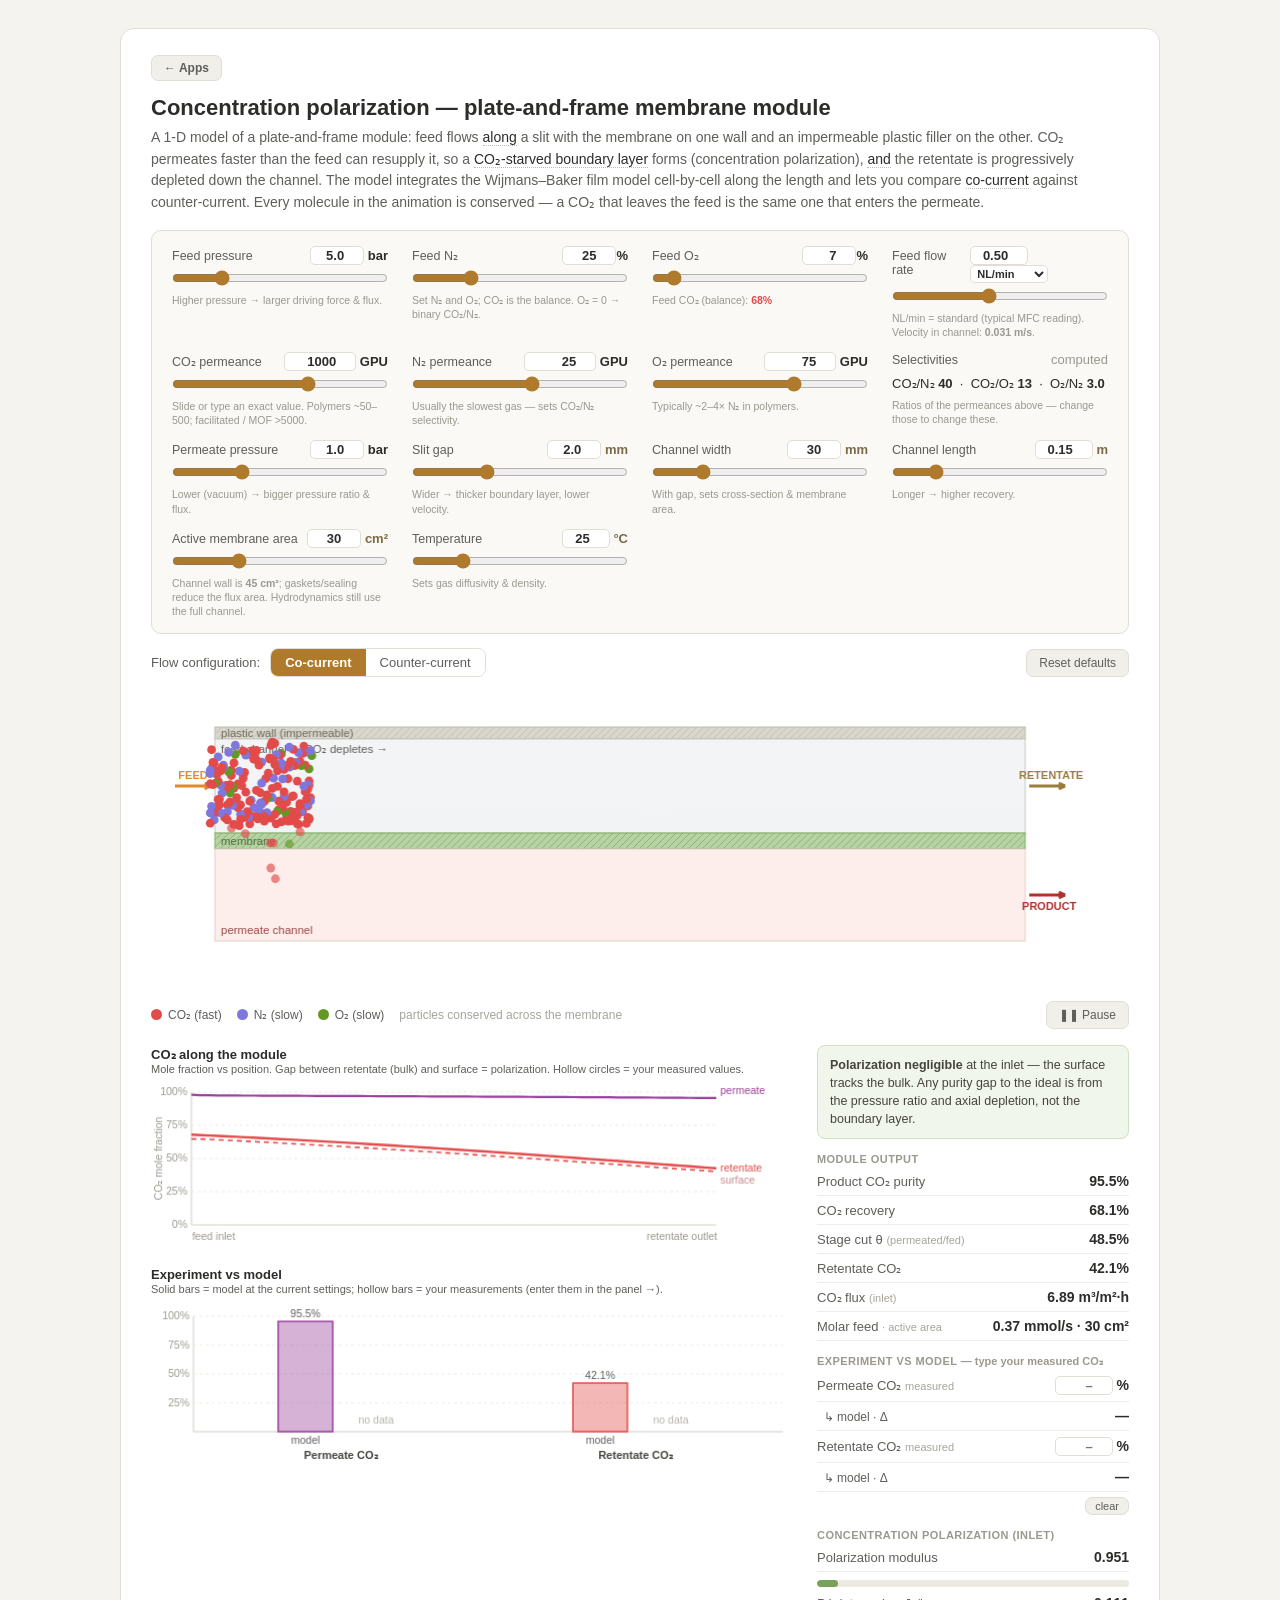
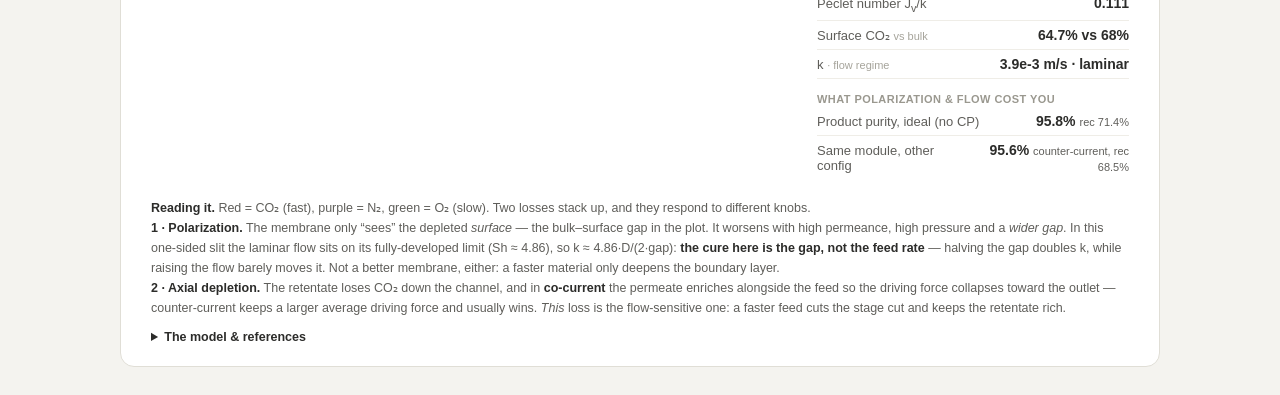
<file: concentration-polarization/index.html>
<!DOCTYPE html>
<html lang="en">
<head>
<meta charset="utf-8">
<meta name="viewport" content="width=device-width, initial-scale=1">
<title>Concentration polarization — plate-and-frame membrane module</title>
<style>
  :root{
    --bg:#f4f3ef; --card:#fff; --bd:#e0ded6; --ink:#2c2c2a; --sub:#5f5e5a;
    --co2:#E24B4A; --n2:#7F77DD; --o2:#639922; --accent:#b07a2c;
  }
  *{box-sizing:border-box;}
  body{margin:0;background:var(--bg);font-family:-apple-system,BlinkMacSystemFont,"Segoe UI",Roboto,Helvetica,Arial,sans-serif;color:var(--ink);}
  .card{max-width:1040px;margin:28px auto;background:var(--card);border:1px solid var(--bd);border-radius:14px;padding:26px 30px 22px;}
  a.back-link{display:inline-block;font-size:12px;font-weight:600;text-decoration:none;
    color:var(--sub);background:#f1efe9;border:1px solid var(--bd);border-radius:7px;
    padding:5px 12px;margin-bottom:14px;transition:all .15s;}
  a.back-link:hover{background:#e9e7df;color:var(--ink);}
  h1{font-size:22px;font-weight:600;margin:0 0 6px;}
  p.sub{font-size:14px;color:var(--sub);margin:0 0 16px;line-height:1.55;}
  p.sub em{color:var(--ink);font-style:normal;border-bottom:1px dotted #bbb;}

  .controls{display:grid;grid-template-columns:repeat(auto-fit,minmax(210px,1fr));gap:13px 24px;
    background:#faf9f6;border:1px solid var(--bd);border-radius:10px;padding:15px 20px;margin-bottom:14px;}
  .ctl label{display:flex;justify-content:space-between;align-items:baseline;font-size:12.5px;color:var(--sub);margin-bottom:5px;}
  .ctl label b{color:var(--ink);font-weight:600;font-variant-numeric:tabular-nums;font-size:13px;}
  .ctl input[type=range]{width:100%;accent-color:var(--accent);margin:0;cursor:pointer;}
  .ctl .hint{font-size:10.5px;color:#9a988f;margin-top:3px;line-height:1.35;}
  input.qnum{width:72px;border:1px solid var(--bd);border-radius:5px;padding:1px 4px;
    font:inherit;font-size:13px;font-weight:600;color:var(--ink);text-align:right;background:#fff;}
  input.qnum:focus{outline:1.5px solid var(--accent);}
  select.qsel{font:inherit;font-size:11px;border:1px solid var(--bd);border-radius:5px;
    background:#fff;color:var(--ink);padding:1px 2px;cursor:pointer;}
  .ctl.geo label b{color:#7a6a48;}

  .flowrow{display:flex;align-items:center;gap:10px;flex-wrap:wrap;margin-bottom:16px;font-size:13px;color:var(--sub);}
  .seg{display:inline-flex;border:1px solid var(--bd);border-radius:8px;overflow:hidden;}
  .seg button{border:none;background:#fff;color:var(--sub);font-size:13px;padding:6px 14px;cursor:pointer;}
  .seg button.on{background:var(--accent);color:#fff;font-weight:600;}
  button.reset{font-size:12px;color:var(--sub);background:#f1efe9;border:1px solid var(--bd);border-radius:7px;padding:6px 12px;cursor:pointer;margin-left:auto;}
  button.reset:hover{background:#e9e7df;}

  .stage{display:grid;grid-template-columns:1fr 312px;gap:20px;align-items:start;}
  @media(max-width:780px){.stage{grid-template-columns:1fr;}}
  canvas{width:100%;height:auto;display:block;border-radius:8px;}
  .legend{display:flex;gap:15px;flex-wrap:wrap;font-size:12px;color:var(--sub);margin-top:8px;}
  .legend span{display:inline-flex;align-items:center;gap:6px;}
  .dot{width:11px;height:11px;border-radius:50%;display:inline-block;}

  .panel{font-size:13px;}
  .verdict{border-radius:8px;padding:10px 12px;margin-bottom:12px;font-size:12.5px;line-height:1.45;border:1px solid;}
  .grp{font-size:11px;letter-spacing:.04em;text-transform:uppercase;color:#9a988f;margin:14px 0 2px;font-weight:600;}
  .readrow{display:flex;justify-content:space-between;align-items:baseline;padding:6px 0;border-bottom:1px solid #efede7;}
  .readrow:last-child{border-bottom:none;}
  .readrow .k{color:var(--sub);}
  .readrow .k small{font-size:11px;color:#a6a49b;}
  .readrow .v{font-variant-numeric:tabular-nums;font-weight:600;font-size:14px;text-align:right;}
  .readrow .v small{font-weight:400;color:var(--sub);font-size:11px;}
  .bar{height:7px;border-radius:4px;background:#eceae3;overflow:hidden;margin:8px 0 2px;}
  .bar>span{display:block;height:100%;border-radius:4px;}

  .profhead{font-size:13px;font-weight:600;margin:2px 0 1px;}
  .profsub{font-size:11px;color:var(--sub);margin:0 0 5px;}

  p.cap{font-size:12.5px;color:var(--sub);margin:18px 0 0;line-height:1.6;}
  p.cap b{color:var(--ink);}
  details{margin-top:12px;font-size:12.5px;color:var(--sub);}
  summary{cursor:pointer;font-weight:600;color:var(--ink);}
  details code{background:#f1efe9;padding:1px 5px;border-radius:4px;font-size:12px;}
  details .eq{display:block;margin:8px 0;padding:8px 12px;background:#faf9f6;border-left:3px solid var(--accent);border-radius:4px;font-size:12.5px;}
  .ref{font-size:11.5px;}
</style>
</head>
<body>
<div class="card">
  <a class="back-link" href="../apps.html">&larr; Apps</a>
  <h1>Concentration polarization — plate-and-frame membrane module</h1>
  <p class="sub">A 1-D model of a plate-and-frame module: feed flows <em>along</em> a slit with the membrane on one wall and an impermeable plastic filler on the other. CO&#8322; permeates faster than the feed can resupply it, so a <em>CO&#8322;-starved boundary layer</em> forms (concentration polarization), <em>and</em> the retentate is progressively depleted down the channel. The model integrates the Wijmans–Baker film model cell-by-cell along the length and lets you compare <em>co-current</em> against counter-current. Every molecule in the animation is conserved — a CO&#8322; that leaves the feed is the same one that enters the permeate.</p>

  <div class="controls" id="controls">
    <div class="ctl">
      <label>Feed pressure <b><input type="number" class="qnum" id="pf_n" value="5.0" min="1" max="20" step="any" style="width:54px"> bar</b></label>
      <input type="range" id="pf" min="1" max="20" step="0.5" value="5">
      <div class="hint">Higher pressure → larger driving force &amp; flux.</div>
    </div>
    <div class="ctl">
      <label>Feed N&#8322; <b><input type="number" class="qnum" id="n2_n" value="25" min="0" max="99" step="any" style="width:54px">%</b></label>
      <input type="range" id="n2" min="0" max="99" step="0.5" value="25">
      <div class="hint">Set N&#8322; and O&#8322;; CO&#8322; is the balance. O&#8322; = 0 → binary CO&#8322;/N&#8322;.</div>
    </div>
    <div class="ctl">
      <label>Feed O&#8322; <b><input type="number" class="qnum" id="o2_n" value="7" min="0" max="99" step="any" style="width:54px">%</b></label>
      <input type="range" id="o2" min="0" max="99" step="0.5" value="7">
      <div class="hint">Feed CO&#8322; (balance): <b style="color:var(--co2)"><span id="v_co2">68</span>%</b></div>
    </div>
    <div class="ctl">
      <label>Feed flow rate <b><input type="number" class="qnum" id="flow_n" value="0.50" min="0.03" max="15.8" step="any" style="width:58px"> <select class="qsel" id="flowref"><option value="std">NL/min</option><option value="act">L/min act.</option></select></b></label>
      <input type="range" id="flow" min="-1.5" max="1.2" step="0.01" value="-0.301">
      <div class="hint">NL/min = standard (typical MFC reading). Velocity in channel: <b><span id="v_u">0.03</span> m/s</b>.</div>
    </div>
    <div class="ctl">
      <label>CO&#8322; permeance <b><input type="number" class="qnum" id="qco2_n" value="1000" min="0.01" step="any"> GPU</b></label>
      <input type="range" id="qco2" min="0.7" max="4.3" step="0.02" value="3">
      <div class="hint">Slide or type an exact value. Polymers ~50–500; facilitated / MOF &gt;5000.</div>
    </div>
    <div class="ctl">
      <label>N&#8322; permeance <b><input type="number" class="qnum" id="qn2_n" value="25" min="0.01" step="any"> GPU</b></label>
      <input type="range" id="qn2" min="-1" max="3.3" step="0.02" value="1.4">
      <div class="hint">Usually the slowest gas — sets CO&#8322;/N&#8322; selectivity.</div>
    </div>
    <div class="ctl">
      <label>O&#8322; permeance <b><input type="number" class="qnum" id="qo2_n" value="75" min="0.01" step="any"> GPU</b></label>
      <input type="range" id="qo2" min="-1" max="3.3" step="0.02" value="1.875">
      <div class="hint">Typically ~2–4× N&#8322; in polymers.</div>
    </div>
    <div class="ctl">
      <label>Selectivities <b style="color:#9a988f;font-weight:500">computed</b></label>
      <div style="font-size:13px;color:var(--ink);padding:4px 0;font-variant-numeric:tabular-nums">
        CO&#8322;/N&#8322; <b id="s_cn">40</b> &nbsp;·&nbsp; CO&#8322;/O&#8322; <b id="s_co">13</b> &nbsp;·&nbsp; O&#8322;/N&#8322; <b id="s_on">3.0</b>
      </div>
      <div class="hint">Ratios of the permeances above — change those to change these.</div>
    </div>
    <div class="ctl">
      <label>Permeate pressure <b><input type="number" class="qnum" id="pp_n" value="1.0" min="0.1" max="3" step="any" style="width:54px"> bar</b></label>
      <input type="range" id="pp" min="0.1" max="3" step="0.1" value="1">
      <div class="hint">Lower (vacuum) → bigger pressure ratio &amp; flux.</div>
    </div>
    <div class="ctl geo">
      <label>Slit gap <b><input type="number" class="qnum" id="gap_n" value="2.0" min="0.5" max="5" step="any" style="width:54px"> mm</b></label>
      <input type="range" id="gap" min="0.5" max="5" step="0.1" value="2">
      <div class="hint">Wider → thicker boundary layer, lower velocity.</div>
    </div>
    <div class="ctl geo">
      <label>Channel width <b><input type="number" class="qnum" id="W_n" value="30" min="5" max="120" step="any" style="width:54px"> mm</b></label>
      <input type="range" id="W" min="5" max="120" step="1" value="30">
      <div class="hint">With gap, sets cross-section &amp; membrane area.</div>
    </div>
    <div class="ctl geo">
      <label>Channel length <b><input type="number" class="qnum" id="L_n" value="0.15" min="0.05" max="0.6" step="any" style="width:58px"> m</b></label>
      <input type="range" id="L" min="0.05" max="0.6" step="0.01" value="0.15">
      <div class="hint">Longer → higher recovery.</div>
    </div>
    <div class="ctl geo">
      <label>Active membrane area <b><input type="number" class="qnum" id="Am_n" value="30" min="1" max="500" step="any" style="width:54px"> cm²</b></label>
      <input type="range" id="Am" min="1" max="100" step="1" value="30">
      <div class="hint">Channel wall is <b><span id="v_Achan">45</span> cm²</b>; gaskets/sealing reduce the flux area. Hydrodynamics still use the full channel.</div>
    </div>
    <div class="ctl geo">
      <label>Temperature <b><input type="number" class="qnum" id="T_n" value="25" min="10" max="80" step="any" style="width:48px"> °C</b></label>
      <input type="range" id="T" min="10" max="80" step="1" value="25">
      <div class="hint">Sets gas diffusivity &amp; density.</div>
    </div>
  </div>

  <div class="flowrow">
    <span>Flow configuration:</span>
    <div class="seg" id="modeSeg">
      <button data-mode="co" class="on">Co-current</button>
      <button data-mode="counter">Counter-current</button>
    </div>
    <button class="reset" id="reset">Reset defaults</button>
  </div>

  <div>
    <canvas id="scene" width="980" height="300"></canvas>
    <div class="legend">
      <span><i class="dot" style="background:var(--co2)"></i>CO&#8322; (fast)</span>
      <span><i class="dot" style="background:var(--n2)"></i>N&#8322; (slow)</span>
      <span><i class="dot" style="background:var(--o2)"></i>O&#8322; (slow)</span>
      <span style="color:#a6a49b">particles conserved across the membrane</span>
      <button class="reset" id="pause" style="margin-left:auto">&#10074;&#10074; Pause</button>
    </div>
  </div>

  <div class="stage" style="margin-top:16px">
    <div>
      <div class="profhead">CO&#8322; along the module</div>
      <p class="profsub">Mole fraction vs position. Gap between retentate (bulk) and surface = polarization. Hollow circles = your measured values.</p>
      <canvas id="prof" width="640" height="170"></canvas>

      <div class="profhead" style="margin-top:16px">Experiment vs model</div>
      <p class="profsub">Solid bars = model at the current settings; hollow bars = your measurements (enter them in the panel &#8594;).</p>
      <canvas id="cmp" width="640" height="160"></canvas>
    </div>

    <div class="panel">
      <div class="verdict" id="verdict"></div>

      <div class="grp">Module output</div>
      <div class="readrow"><span class="k">Product CO&#8322; purity</span><span class="v" id="r_pur">—</span></div>
      <div class="readrow"><span class="k">CO&#8322; recovery</span><span class="v" id="r_rec">—</span></div>
      <div class="readrow"><span class="k">Stage cut θ <small>(permeated/fed)</small></span><span class="v" id="r_cut">—</span></div>
      <div class="readrow"><span class="k">Retentate CO&#8322;</span><span class="v" id="r_ret">—</span></div>
      <div class="readrow"><span class="k">CO&#8322; flux <small>(inlet)</small></span><span class="v" id="r_flux">—</span></div>
      <div class="readrow"><span class="k">Molar feed <small>· active area</small></span><span class="v" id="r_feedarea">—</span></div>

      <div class="grp">Experiment vs model <span style="text-transform:none;letter-spacing:0">— type your measured CO&#8322;</span></div>
      <div class="readrow"><span class="k">Permeate CO&#8322; <small>measured</small></span><span class="v"><input type="number" class="qnum" id="exp_p" min="0" max="100" step="any" style="width:58px" placeholder="–"> %</span></div>
      <div class="readrow"><span class="k" style="font-size:12px">&nbsp;&nbsp;&#8627; model · Δ</span><span class="v" id="r_expp">—</span></div>
      <div class="readrow"><span class="k">Retentate CO&#8322; <small>measured</small></span><span class="v"><input type="number" class="qnum" id="exp_r" min="0" max="100" step="any" style="width:58px" placeholder="–"> %</span></div>
      <div class="readrow"><span class="k" style="font-size:12px">&nbsp;&nbsp;&#8627; model · Δ</span><span class="v" id="r_expr">—</span></div>
      <div style="text-align:right;margin-top:5px"><button class="reset" id="exp_clear" style="font-size:11px;padding:2px 9px">clear</button></div>

      <div class="grp">Concentration polarization (inlet)</div>
      <div class="readrow"><span class="k">Polarization modulus</span><span class="v" id="r_mod">—</span></div>
      <div class="bar"><span id="b_mod"></span></div>
      <div class="readrow"><span class="k">Péclet number J<sub>v</sub>/k</span><span class="v" id="r_pe">—</span></div>
      <div class="readrow"><span class="k">Surface CO&#8322; <small>vs bulk</small></span><span class="v" id="r_surf">—</span></div>
      <div class="readrow"><span class="k">k <small>· flow regime</small></span><span class="v" id="r_k">—</span></div>

      <div class="grp">What polarization &amp; flow cost you</div>
      <div class="readrow"><span class="k">Product purity, ideal (no CP)</span><span class="v" id="r_purideal">—</span></div>
      <div class="readrow"><span class="k">Same module, other config</span><span class="v" id="r_alt">—</span></div>
    </div>
  </div>

  <p class="cap"><b>Reading it.</b> Red = CO&#8322; (fast), purple = N&#8322;, green = O&#8322; (slow). Two losses stack up, and they respond to different knobs.<br>
  <b>1 · Polarization.</b> The membrane only &#8220;sees&#8221; the depleted <em>surface</em> — the bulk–surface gap in the plot. It worsens with high permeance, high pressure and a <em>wider gap</em>. In this one-sided slit the laminar flow sits on its fully-developed limit (Sh &#8776; 4.86), so k &#8776; 4.86·D/(2·gap): <b>the cure here is the gap, not the feed rate</b> — halving the gap doubles k, while raising the flow barely moves it. Not a better membrane, either: a faster material only deepens the boundary layer.<br>
  <b>2 · Axial depletion.</b> The retentate loses CO&#8322; down the channel, and in <b>co-current</b> the permeate enriches alongside the feed so the driving force collapses toward the outlet — counter-current keeps a larger average driving force and usually wins. <em>This</em> loss is the flow-sensitive one: a faster feed cuts the stage cut and keeps the retentate rich.</p>

  <details>
    <summary>The model &amp; references</summary>
    <p style="margin-top:10px">A 1-D plate-and-frame module discretised into cells along the length. In each cell the feed-side film model (Wijmans, Athayde &amp; Baker) is solved with the local solution–diffusion flux, then feed and permeate molar flows are marched along the channel (forward for co-current; iterated as a two-point problem for counter-current). For each species <code>i</code>:</p>
    <span class="eq">Flux:&nbsp; J<sub>i</sub> = Q<sub>i</sub> ( p<sub>f</sub>·x<sub>i,surface</sub> − p<sub>p</sub>·y<sub>i,permeate</sub> )</span>
    <span class="eq">Film:&nbsp; ( x<sub>i,surf</sub> − J<sub>i</sub>/J<sub>v</sub> ) / ( x<sub>i,bulk</sub> − J<sub>i</sub>/J<sub>v</sub> ) = exp( J<sub>v</sub> / (c<sub>tot</sub>·k<sub>i</sub>) )</span>
    <p>The mass-transfer coefficient <code>k</code> comes from a slit-channel Sherwood correlation with <b>one active wall</b> (membrane) and one inert wall (the plastic filler): fully-developed laminar limit <code>Sh ≈ 4.86</code> on hydraulic diameter <code>d<sub>h</sub> = 2·gap</code>, blended with the Lévêque entrance solution, and a turbulent branch for <code>Re &gt; 2300</code>.
    <b>Regime note:</b> with gases (<code>Sc &#8776; 1</code>) in a millimetre slit the fully-developed floor dominates over practically the whole slider range — Lévêque only takes over above <code>Re·Sc·d<sub>h</sub>/L &#8776; 27</code>, and <code>Re</code> stays below ~1300 at 5 bar, so the turbulent branch is never reached. Hence <code>k</code> is set by the gap and is nearly independent of feed velocity here. A different channel geometry, a feed spacer or a turbulence promoter would change that, and would need its own correlation. Gas diffusivity and viscosity scale as <code>T<sup>1.7</sup>/p</code>. The flow reading is converted to a molar feed rate (NL/min assumes 0&nbsp;°C, 1&nbsp;atm — the usual MFC reference; &#8220;actual&#8221; takes the volume at feed p,T), and the corresponding actual volumetric flow through the <code>width × gap</code> cross-section sets the channel velocity that drives <code>k</code>. The <b>active membrane area</b> can be smaller than the channel wall (<code>length × width</code>) to account for gaskets/sealing: flux acts only on that fraction of each cell while the hydrodynamics keep the full channel. Each species' permeance (CO&#8322;, N&#8322;, O&#8322;) is set independently — type measured values directly — and the selectivities shown are simply their ratios. Defaults (1000 / 25 / 75 GPU) are illustrative.</p>
    <p class="ref"><b>Sources:</b> Wijmans, Athayde, Daniels, Ly, Kamaruddin (1996) <i>J. Membr. Sci.</i> 109:135 (film model). R.W. Baker, <i>Membrane Technology and Applications</i> (Wiley), ch. 4–5. One-wall slit Sherwood asymptote: Shah &amp; London, <i>Laminar Flow Forced Convection in Ducts</i>. Recent CP-in-gas-separation impact studies: high-performance zeolite membranes (Membranes/MDPI 2024); biogas upgrading (Chem. Eng. Res. Des. 2024).</p>
  </details>
</div>

<script>
"use strict";
const $=id=>document.getElementById(id);
const COL=["#E24B4A","#7F77DD","#639922"];      // CO2, N2, O2
const GPU=3.346e-10;                             // mol m^-2 s^-1 Pa^-1
let MODE="co";


// ---------- transport properties ----------
function props(Tc,pfBar){
  const Tk=273.15+Tc, RT=8.314*Tk, fT=Math.pow(Tk/298.15,1.7);
  const D=[1.6e-5,1.7e-5,1.9e-5].map(d=>d*fT/pfBar);   // m^2/s, ~T^1.7/p
  const nu=1.55e-5*fT/pfBar;                            // kinematic visc
  return {RT,D,nu};
}
function kcoef(u,gap_m,L_m,D,nu){
  const dh=2*gap_m, Re=u*dh/nu;                        // slit: dh = 2*gap
  const ki=D.map(Di=>{
    const Sc=nu/Di; let Sh;
    if(Re<2300) Sh=Math.max(4.86, 1.62*Math.pow(Re*Sc*dh/L_m,1/3));  // one active wall
    else        Sh=0.023*Math.pow(Re,0.8)*Math.pow(Sc,1/3);
    return Sh*Di/dh;
  });
  return {ki,Re};
}

// ---------- one cell: flux given feed-bulk & permeate-bulk composition ----------
function cellFlux(xb,yp,pf,pp,ctot,ki,Q){
  // No driving force even at the bulk (most favourable) composition — e.g. the
  // permeate pressure is at or above the feed. Nothing to solve.
  const J0=[0,0,0];
  for(let i=0;i<3;i++) J0[i]=Q[i]*(pf*xb[i]-pp*yp[i]);
  const Jv0=J0[0]+J0[1]+J0[2];
  if(Jv0<=1e-13) return {J:J0, xs:xb.slice(), Jv:Math.max(Jv0,0)};

  // Fixed-point iteration on the surface composition. At high Péclet the map is
  // stiff and can overshoot into Jv<=0; back off toward the bulk and keep going
  // rather than bailing out — bailing out used to reset xs to the bulk, i.e.
  // report "no polarization" precisely when polarization is most severe.
  let xs=xb.slice(), J=J0.slice(), Jv=Jv0;
  for(let it=0;it<500;it++){
    for(let i=0;i<3;i++) J[i]=Q[i]*(pf*xs[i]-pp*yp[i]);
    Jv=J[0]+J[1]+J[2];
    if(Jv<=1e-13){ for(let i=0;i<3;i++) xs[i]+=0.5*(xb[i]-xs[i]); continue; }
    const v=Jv/ctot; let sum=0,xn=[0,0,0];
    for(let i=0;i<3;i++){
      const comp=J[i]/Jv;
      let val=comp+(xb[i]-comp)*Math.exp(v/ki[i]);
      val=Math.min(Math.max(val,1e-5),1); xn[i]=val; sum+=val;
    }
    // damp harder as the Péclet number rises — the exp() makes the map stiff, and
    // a fixed 0.6 step oscillated instead of converging under severe polarization
    const w=0.35/(1+v/ki[0]);
    let dmax=0;
    for(let i=0;i<3;i++){
      const tgt=xn[i]/sum;
      dmax=Math.max(dmax,Math.abs(tgt-xs[i]));
      xs[i]=xs[i]+w*(tgt-xs[i]);
    }
    if(dmax<1e-11) break;
  }
  // flux consistent with the converged surface composition
  for(let i=0;i<3;i++) J[i]=Q[i]*(pf*xs[i]-pp*yp[i]);
  Jv=J[0]+J[1]+J[2];
  return {J,xs,Jv};
}

// ---------- full module ----------
function runModule(p,mode,noCP){
  const {RT,D,nu}=props(p.T,p.pf);
  const ctot=p.pf*1e5/RT, pf=p.pf*1e5, pp=p.pp*1e5;
  let {ki,Re}=kcoef(p.u,p.gap/1e3,p.L,D,nu);
  if(noCP) ki=[1e9,1e9,1e9];
  const Q=[p.qco2*GPU, p.qn2*GPU, p.qo2*GPU];

  const w=p.W/1e3, gap=p.gap/1e3;
  const Qfeed=p.u*gap*w, Fin=Qfeed*ctot;               // mol/s
  const xb0=[Math.max(1-(p.n2+p.o2)/100,0.005), p.n2/100, p.o2/100];
  const Fin_i=xb0.map(x=>Fin*x);
  // active membrane area can be smaller than the channel wall (sealed edges):
  // flux acts on Afrac of each cell, hydrodynamics keep the full channel
  const Afrac=Math.min(1,(p.Am/1e4)/(w*p.L));
  const N=60, dz=p.L/N, dA=w*dz*Afrac;

  // permeate composition profile per cell (mixing-cup), iterated for both modes
  let yprof=Array.from({length:N},()=>xb0.slice());
  let cells=null, prodFlow=[0,0,0];
  const sweeps = mode==="counter"?45:6;
  for(let s=0;s<sweeps;s++){
    // forward feed march. dN = moles actually permeated per cell, capped at what
    // the feed still carries → exact conservation, recovery can never exceed 1.
    let f=Fin_i.slice(); cells=[];
    for(let k=0;k<N;k++){
      const Ft=f[0]+f[1]+f[2];
      const xb=Ft>1e-14?[f[0]/Ft,f[1]/Ft,f[2]/Ft]:xb0.slice();
      const c=cellFlux(xb,yprof[k],pf,pp,ctot,ki,Q);
      const dN=[0,0,0];
      for(let i=0;i<3;i++){ dN[i]=Math.min(c.J[i]*dA,Math.max(f[i],0)); f[i]=Math.max(f[i]-dN[i],0); }
      cells.push({xb,xs:c.xs,J:c.J,Jv:c.Jv,dN});
    }
    // permeate march → updates yprof (relaxed)
    let pacc=[0,0,0];
    if(mode==="counter"){
      for(let k=N-1;k>=0;k--){
        for(let i=0;i<3;i++) pacc[i]=Math.max(pacc[i]+cells[k].dN[i],0);
        const Pt=pacc[0]+pacc[1]+pacc[2];
        const y=Pt>0?[pacc[0]/Pt,pacc[1]/Pt,pacc[2]/Pt]:cells[k].xb;
        for(let i=0;i<3;i++) yprof[k][i]+=0.5*(y[i]-yprof[k][i]);
      }
    }else{
      for(let k=0;k<N;k++){
        for(let i=0;i<3;i++) pacc[i]=Math.max(pacc[i]+cells[k].dN[i],0);
        const Pt=pacc[0]+pacc[1]+pacc[2];
        const y=Pt>0?[pacc[0]/Pt,pacc[1]/Pt,pacc[2]/Pt]:cells[k].xb;
        const idx=Math.min(k+1,N-1);
        for(let i=0;i<3;i++) yprof[idx][i]+=0.5*(y[i]-yprof[idx][i]);
      }
    }
    prodFlow=pacc;
  }

  // Retentate, then permeate FROM THE CONSERVED BALANCE. Once the feed nears
  // exhaustion some cells run backwards (dN<0); the running accumulator clamps
  // those away and then over-counts — it reported recovery >200% at the extremes.
  // What left the feed is exactly what reached the permeate, and is ≤ the feed.
  let fend=Fin_i.slice(); for(const c of cells) for(let i=0;i<3;i++) fend[i]=Math.max(fend[i]-c.dN[i],0);
  prodFlow=Fin_i.map((v,i)=>Math.max(v-fend[i],0));

  const Pt=prodFlow[0]+prodFlow[1]+prodFlow[2];
  const purity=Pt>0?prodFlow[0]/Pt:0;
  const recovery=Fin_i[0]>0?prodFlow[0]/Fin_i[0]:0;
  const recAll=prodFlow.map((pi,i)=>Fin_i[i]>0?pi/Fin_i[i]:0);
  const stageCut=Fin>0?Pt/Fin:0;
  const Fe=fend[0]+fend[1]+fend[2], retCO2=Fe>0?fend[0]/Fe:0;
  const c0=cells[0];
  const v0=c0.Jv/ctot;
  return {
    purity,recovery,stageCut,retCO2,recAll,Fin_i,xb0,
    modulus:c0.xs[0]/c0.xb[0], pe:v0/ki[0], surf0:c0.xs[0], bulk0:c0.xb[0],
    fluxCO2:c0.J[0]*22.414e-3*3600,          // m3(STP)/m2/h
    k:ki[0], Re, cells,
    sf:(purity/(1-purity))/(xb0[0]/(1-xb0[0]))
  };
}

// ---------- scene geometry ----------
const Z={w:980,h:300,xL:64,xR:876,
  wallT:34,wallB:46, feedT:46,feedB:140, memT:140,memB:156, permT:156,permB:248};
let R=null;                       // latest CP solution (selected mode)
let Ralt=null,Rideal=null;

// ---------- mass-conserving particle system ----------
let parts=[], spawnAcc=0, fluxCDF=[[],[],[]], speedPx=1, crossProb=[0,0,0], curU=0.1;
function setupParticles(){
  // per-species crossing-position CDF weighted by local species flux
  for(let i=0;i<3;i++){
    let c=[],acc=0;
    for(const cell of R.cells){ acc+=Math.max(cell.dN[i],0); c.push(acc); }
    if(acc<=0){ c=R.cells.map((_,k)=>k+1); acc=c[c.length-1]; }
    fluxCDF[i]=c.map(v=>v/acc);
  }
  // visibility gain: scale all recoveries together so crossing is visible while
  // PRESERVING relative rates → permeate composition (purity) stays faithful.
  const rec=R.recAll.map(r=>Math.max(r,0));
  const maxr=Math.max(rec[0],rec[1],rec[2],1e-6);
  const G=Math.min(8,Math.max(1,0.62/maxr));
  crossProb=rec.map(r=>Math.min(0.95,r*G));
  speedPx=1.1+3.6*Math.min(1,curU/0.5);
}
function sampleCrossX(sp){
  const r=Math.random(), cdf=fluxCDF[sp];
  let k=cdf.findIndex(v=>v>=r); if(k<0)k=cdf.length-1;
  const frac=(k+Math.random())/cdf.length;
  return Z.xL+frac*(Z.xR-Z.xL);
}
function spawnParticle(){
  // species by feed composition
  const fr=R.xb0;
  const r=Math.random(); const sp=r<fr[0]?0:r<fr[0]+fr[1]?1:2;
  const willCross=Math.random()<crossProb[sp];
  const p={sp,x:Z.xL-6,y:Z.feedT+8+Math.random()*(Z.feedB-Z.feedT-16),
    state:"feed",cross:willCross?sampleCrossX(sp):null,vy:0,ph:Math.random()*6.28};
  parts.push(p);
}
function stepParticles(dt){
  if(!R) return;
  // spawn rate ∝ velocity, capped
  spawnAcc+=dt*(0.7+speedPx*1.3);
  while(spawnAcc>1 && parts.length<260){ spawnAcc-=1; spawnParticle(); }
  const permDir = MODE==="counter" ? -1 : 1;
  const permY = (Z.permT+Z.permB)/2;
  const sev=Math.max(0,1-R.modulus);     // polarization severity drives visual segregation
  const blTop=Z.feedB-30;                // the shaded boundary-layer band
  for(const p of parts){
    if(p.state==="feed"){
      p.x+=speedPx;
      p.y+=(Math.random()-0.5)*0.55;     // Brownian jitter
      if(p.cross!==null){
        // permeating molecules migrate to the membrane well before they cross,
        // so crossings visibly come from the near-wall layer
        const d=(p.cross-p.x);
        if(d<190){ p.y+=(Z.feedB-7-p.y)*0.035; }
        if(p.x>=p.cross){ p.state="cross"; p.vy=1.4; }
      }else if(p.sp===0){
        if(p.y>blTop) p.y-=0.45*sev;     // CO2 is stripped out of the wall layer
      }else{
        if(p.y<Z.feedB-9) p.y+=0.16*sev; // N2/O2 left behind enrich toward the wall
        if(p.y>Z.feedB-12 && Math.random()<0.02) p.y-=Math.random()*18; // diffusive exchange back
      }
      if(p.y<Z.feedT+7)p.y=Z.feedT+7; if(p.y>Z.feedB-5)p.y=Z.feedB-5;
      if(p.x>Z.xR+12) p.dead=true;       // retentate
    }else if(p.state==="cross"){
      p.x+=speedPx*0.3; p.y+=p.vy;
      if(p.y>=permY){ p.state="perm"; }
    }else{ // perm
      p.x+=speedPx*0.85*permDir;
      p.y=permY+Math.sin(p.x/26+p.ph)*7;
      if(p.x<Z.xL-12 || p.x>Z.xR+12) p.dead=true;
    }
  }
  parts=parts.filter(p=>!p.dead);
}

// ---------- drawing ----------
const sc=$("scene"), g=sc.getContext("2d");
const pc=$("prof"), pg=pc.getContext("2d");

function drawScene(t){
  g.clearRect(0,0,Z.w,Z.h);
  const x0=Z.xL,x1=Z.xR;
  // plastic wall (impermeable) — top
  hatch(g,x0,Z.wallT,x1-x0,Z.wallB-Z.wallT,"#d9d6cc","#bfbcb1");
  // feed channel
  g.fillStyle="#f2f4f6"; g.fillRect(x0,Z.feedT,x1-x0,Z.feedB-Z.feedT);
  // depletion shading near membrane
  if(R){ const depl=1-Math.min(1,(R.bulk0-R.surf0)/Math.max(R.bulk0,1e-6));
    const grd=g.createLinearGradient(0,Z.feedB-34,0,Z.feedB);
    grd.addColorStop(0,"rgba(226,75,74,0)"); grd.addColorStop(1,`rgba(120,120,120,${0.16*(1-depl)})`);
    g.fillStyle=grd; g.fillRect(x0,Z.feedB-34,x1-x0,34); }
  g.strokeStyle="#c9c7be"; g.strokeRect(x0,Z.feedT,x1-x0,Z.feedB-Z.feedT);
  // membrane
  hatch(g,x0,Z.memT,x1-x0,Z.memB-Z.memT,"#b7d3a6","#7faf63");
  // permeate channel
  g.fillStyle="#fdeeec"; g.fillRect(x0,Z.permT,x1-x0,Z.permB-Z.permT);
  g.strokeStyle="#e2cfc9"; g.strokeRect(x0,Z.permT,x1-x0,Z.permB-Z.permT);

  // labels
  g.font="11.5px -apple-system,Segoe UI,Arial"; g.textAlign="left";
  g.fillStyle="#6f6c64"; g.fillText("plastic wall (impermeable)",x0+6,(Z.wallT+Z.wallB)/2+4);
  g.fillStyle="#4f6f3a"; g.fillText("membrane",x0+6,(Z.memT+Z.memB)/2+4);
  g.fillStyle="#9a4a48"; g.fillText("permeate channel",x0+6,Z.permB-7);
  g.fillStyle="#5f5e5a"; g.fillText("feed channel — CO₂ depletes →",x0+6,Z.feedT+14);

  // external arrows
  arrow(g,x0-40,(Z.feedT+Z.feedB)/2,x0-4,(Z.feedT+Z.feedB)/2,"#E08A2B",3);
  g.fillStyle="#E08A2B"; g.textAlign="center"; g.font="bold 11px Arial";
  g.fillText("FEED",x0-22,(Z.feedT+Z.feedB)/2-7);
  arrow(g,x1+4,(Z.feedT+Z.feedB)/2,x1+40,(Z.feedT+Z.feedB)/2,"#9b7d3a",3);
  g.fillStyle="#9b7d3a"; g.fillText("RETENTATE",x1+26,(Z.feedT+Z.feedB)/2-7);
  const py=(Z.permT+Z.permB)/2;
  if(MODE==="co"){
    arrow(g,x1+4,py,x1+40,py,"#B0322F",3);
    g.fillStyle="#B0322F"; g.fillText("PRODUCT",x1+24,py+15);
  }else{
    arrow(g,x0-4,py,x0-40,py,"#B0322F",3);
    g.fillStyle="#B0322F"; g.fillText("PRODUCT",x0-22,py+15);
    g.fillStyle="#b7b4ab"; g.fillText("(sweep ←)",x1+24,py+15);
  }

  // particles
  for(const p of parts){
    const wob = p.state==="feed" ? Math.sin(t/430+p.ph)*3.2 + Math.sin(t/170+p.ph*1.7)*1.1 : 0;
    g.beginPath(); g.arc(p.x,p.y+wob,4.4,0,6.2832);
    g.fillStyle=COL[p.sp]; g.globalAlpha=p.state==="cross"?0.65:1; g.fill(); g.globalAlpha=1;
  }
}
function drawProfile(){
  if(!R) return;
  const w=640,h=170,mL=40,mR=80,mT=12,mB=26;
  pg.clearRect(0,0,w,h);
  const X0=mL,X1=w-mR,Y0=mT,Y1=h-mB, N=R.cells.length;
  pg.strokeStyle="#cfcdc4"; pg.lineWidth=1;
  pg.beginPath();pg.moveTo(X0,Y0);pg.lineTo(X0,Y1);pg.lineTo(X1,Y1);pg.stroke();
  pg.fillStyle="#9a988f"; pg.font="10.5px Arial"; pg.textAlign="center";
  pg.fillText("feed inlet",X0+22,Y1+15); pg.fillText("retentate outlet",X1-34,Y1+15);
  pg.save();pg.translate(11,(Y0+Y1)/2);pg.rotate(-Math.PI/2);pg.fillText("CO₂ mole fraction",0,0);pg.restore();
  let ymax=0; for(const c of R.cells){ ymax=Math.max(ymax,c.xb[0]); }
  for(let k=0;k<N;k++) ymax=Math.max(ymax, yget(k));
  if(EXP.p!=null)ymax=Math.max(ymax,EXP.p/100);
  if(EXP.r!=null)ymax=Math.max(ymax,EXP.r/100);
  ymax=Math.min(1,ymax*1.12);
  const X=k=>X0+(k/(N-1))*(X1-X0), Y=v=>Y1-(v/ymax)*(Y1-Y0);
  // y gridlines
  pg.fillStyle="#9a988f"; pg.textAlign="right";
  for(const gv of [0,0.25,0.5,0.75,1].map(f=>f*ymax)){
    pg.strokeStyle="#efece5"; pg.setLineDash([3,3]);
    pg.beginPath();pg.moveTo(X0,Y(gv));pg.lineTo(X1,Y(gv));pg.stroke();pg.setLineDash([]);
    pg.fillText((gv*100).toFixed(0)+"%",X0-4,Y(gv)+3);
  }
  // retentate bulk
  line(R.cells.map((c,k)=>[X(k),Y(c.xb[0])]),"#E24B4A",2.4);
  // surface (CP)
  line(R.cells.map((c,k)=>[X(k),Y(c.xs[0])]),"#E24B4A",1.6,[5,4]);
  // permeate (mixing cup)
  line(R.cells.map((c,k)=>[X(k),Y(yget(k))]),"#9a3f9a",2.2);
  // labels at right
  pg.textAlign="left"; pg.font="10.5px Arial";
  const lr=R.cells[N-1];
  pg.fillStyle="#E24B4A"; pg.fillText("retentate",X1+4,Y(lr.xb[0])+3);
  pg.fillStyle="#c98a8a"; pg.fillText("surface",X1+4,Y(lr.xs[0])+12);
  pg.fillStyle="#9a3f9a"; pg.fillText("permeate",X1+4,Y(yget(N-1))-4);
  // measured points (hollow circles) at the stream outlets:
  // retentate at the channel exit; product where the permeate leaves (left end in counter-current)
  function mark(x,v,col){ pg.strokeStyle=col; pg.lineWidth=2; pg.fillStyle="#fff";
    pg.beginPath(); pg.arc(x,Y(v),4.5,0,6.2832); pg.fill(); pg.stroke(); }
  if(EXP.r!=null) mark(X1,EXP.r/100,"#E24B4A");
  if(EXP.p!=null) mark(MODE==="co"?X1:X0,EXP.p/100,"#9a3f9a");
}
let YPROF=null;
function yget(k){ return YPROF?YPROF[k]:R.cells[k].xb[0]; }

// experiment-vs-model bar chart: solid = model, hollow = measured
const cc=$("cmp"), cg=cc.getContext("2d");
function drawCmp(){
  if(!R) return;
  const w=640,h=160,mL=42,mB=30,mT=16,mR=14, y1=h-mB;
  cg.clearRect(0,0,w,h);
  const groups=[
    {name:"Permeate CO₂",model:R.purity*100,exp:EXP.p,col:"#9a3f9a"},
    {name:"Retentate CO₂",model:R.retCO2*100,exp:EXP.r,col:"#E24B4A"},
  ];
  let vmax=10; for(const g of groups) vmax=Math.max(vmax,g.model,g.exp||0);
  vmax=Math.min(100,vmax*1.18);
  const Y=v=>y1-(v/vmax)*(y1-mT);
  cg.strokeStyle="#cfcdc4"; cg.lineWidth=1;
  cg.beginPath(); cg.moveTo(mL,mT); cg.lineTo(mL,y1); cg.lineTo(w-mR,y1); cg.stroke();
  cg.font="10.5px Arial"; cg.textAlign="right";
  for(const f of [0.25,0.5,0.75,1]){ const gv=f*vmax;
    cg.strokeStyle="#efece5"; cg.setLineDash([3,3]);
    cg.beginPath(); cg.moveTo(mL,Y(gv)); cg.lineTo(w-mR,Y(gv)); cg.stroke(); cg.setLineDash([]);
    cg.fillStyle="#9a988f"; cg.fillText(gv.toFixed(0)+"%",mL-4,Y(gv)+3); }
  const gw=(w-mL-mR)/2;
  groups.forEach((g,i)=>{
    const cx=mL+gw*i+gw/2, bw=54;
    cg.textAlign="center";
    cg.globalAlpha=0.4; cg.fillStyle=g.col;
    cg.fillRect(cx-bw-8,Y(g.model),bw,y1-Y(g.model));
    cg.globalAlpha=1; cg.strokeStyle=g.col; cg.lineWidth=1.5;
    cg.strokeRect(cx-bw-8,Y(g.model),bw,y1-Y(g.model));
    cg.fillStyle="#5f5e5a"; cg.font="10.5px Arial";
    cg.fillText(g.model.toFixed(1)+"%",cx-bw/2-8,Y(g.model)-4);
    cg.fillText("model",cx-bw/2-8,y1+12);
    if(g.exp!=null){
      cg.fillStyle="#fff";
      cg.fillRect(cx+8,Y(g.exp),bw,y1-Y(g.exp));
      cg.strokeStyle=g.col; cg.lineWidth=2.2;
      cg.strokeRect(cx+8,Y(g.exp),bw,y1-Y(g.exp));
      cg.fillStyle="#5f5e5a";
      cg.fillText(g.exp.toFixed(1)+"%",cx+8+bw/2,Y(g.exp)-4);
      const d=g.exp-g.model;
      cg.fillStyle=Math.abs(d)<2?"#5d8a3c":Math.abs(d)<5?"#b07a2c":"#c0392b";
      cg.fillText("Δ "+(d>0?"+":"")+d.toFixed(1),cx+8+bw/2,y1+12);
    }else{
      cg.fillStyle="#b6b3aa";
      cg.fillText("no data",cx+8+bw/2,y1-8);
    }
    cg.fillStyle="#46443f"; cg.font="600 11px Arial";
    cg.fillText(g.name,cx,h-3);
  });
}

function hatch(c,x,y,w,h,fill,stroke){
  c.fillStyle=fill; c.fillRect(x,y,w,h);
  c.save();c.beginPath();c.rect(x,y,w,h);c.clip();
  c.strokeStyle=stroke;c.lineWidth=.8;
  for(let i=-h;i<w;i+=7){c.beginPath();c.moveTo(x+i,y+h);c.lineTo(x+i+h,y);c.stroke();}
  c.restore(); c.strokeStyle=stroke;c.lineWidth=1;c.strokeRect(x,y,w,h);
}
function line(pts,col,lw,dash){
  pg.strokeStyle=col;pg.lineWidth=lw;pg.setLineDash(dash||[]);
  pg.beginPath();pts.forEach((p,i)=>i?pg.lineTo(p[0],p[1]):pg.moveTo(p[0],p[1]));pg.stroke();pg.setLineDash([]);
}
function arrow(c,x1,y1,x2,y2,col,lw){
  c.strokeStyle=col;c.lineWidth=lw||1.4;c.beginPath();c.moveTo(x1,y1);c.lineTo(x2,y2);c.stroke();
  const a=Math.atan2(y2-y1,x2-x1),hl=7;
  c.beginPath();c.moveTo(x2,y2);c.lineTo(x2-hl*Math.cos(a-0.42),y2-hl*Math.sin(a-0.42));
  c.moveTo(x2,y2);c.lineTo(x2-hl*Math.cos(a+0.42),y2-hl*Math.sin(a+0.42));c.stroke();
}

// ---------- panel ----------
function pct(v){return (v*100).toFixed(1)+"%";}
function updatePanel(){
  $("r_pur").textContent=pct(R.purity);
  $("r_rec").textContent=pct(R.recovery);
  $("r_cut").textContent=pct(R.stageCut);
  $("r_ret").textContent=pct(R.retCO2);
  // with no driving force the solver returns the (negative) bulk flux it would
  // take to run backwards; report 0 so the readout matches the verdict
  $("r_flux").textContent=(PS.pp>=PS.pf?0:R.fluxCO2).toFixed(2)+" m³/m²·h";
  const Ntot=(R.Fin_i[0]+R.Fin_i[1]+R.Fin_i[2])*1e3;   // mmol/s
  $("r_feedarea").textContent=Ntot.toFixed(2)+" mmol/s · "+Math.min(PS.Am,PS.L*PS.W*10).toFixed(0)+" cm²";
  // experiment vs model: green within 2 pts, amber within 5, red beyond
  function expRow(id,meas,model){
    const el=$(id);
    if(meas==null){ el.textContent="—"; el.style.color=""; return; }
    const d=meas-model;
    el.innerHTML=model.toFixed(1)+"% <small>·</small> Δ "+(d>0?"+":"")+d.toFixed(1);
    el.style.color=Math.abs(d)<2?"#5d8a3c":Math.abs(d)<5?"#b07a2c":"#c0392b";
  }
  expRow("r_expp",EXP.p,R.purity*100);
  expRow("r_expr",EXP.r,R.retCO2*100);
  $("r_mod").textContent=R.modulus.toFixed(3);
  const sev=1-R.modulus;
  $("b_mod").style.width=Math.min(100,sev*140)+"%";
  $("b_mod").style.background=R.modulus>0.95?"#7aa05a":R.modulus>0.7?"#d6a13a":"#d35c4a";
  $("r_pe").textContent=R.pe.toFixed(3);
  $("r_surf").textContent=pct(R.surf0)+"  vs  "+(R.bulk0*100).toFixed(0)+"%";
  $("r_k").textContent=R.k.toExponential(1)+" m/s · "+(R.Re<2300?"laminar":"turbulent");
  $("r_purideal").innerHTML=pct(Rideal.purity)+' <small>rec '+pct(Rideal.recovery)+'</small>';
  const altName=MODE==="co"?"counter-current":"co-current";
  $("r_alt").innerHTML=pct(Ralt.purity)+' <small>'+altName+', rec '+pct(Ralt.recovery)+'</small>';

  const v=$("verdict"); let txt,bg,bd;
  if(PS.pp>=PS.pf){
    // no driving force anywhere: the module cannot separate, and the film model
    // has nothing to solve. Flag it instead of showing a negative flux.
    txt="<b>No driving force.</b> Permeate pressure ("+PS.pp+" bar) is at or above the feed ("+PS.pf+" bar), so nothing permeates — lower the permeate pressure or raise the feed.";
    v.innerHTML=txt; v.style.background="#f0f0ee"; v.style.borderColor="#d5d3cb"; v.style.color="#46443f";
    return;
  }
  if(R.modulus>0.95){txt="<b>Polarization negligible</b> at the inlet — the surface tracks the bulk. Any purity gap to the ideal is from the pressure ratio and axial depletion, not the boundary layer.";bg="#f0f6ec";bd="#cfe0c2";}
  else if(R.modulus>0.80){txt="<b>Mild polarization.</b> A measurable CO₂-starved layer at the inlet; effective performance slips a little below the coupon value.";bg="#fbf4e6";bd="#ecdcb4";}
  else if(R.modulus>0.55){txt="<b>Significant polarization.</b> The membrane sees a much leaner feed than the bulk near the inlet — flux is throttled. Faster feed or a thinner slit would recover it.";bg="#fbeede";bd="#eccaa0";}
  else{txt="<b>Severe polarization.</b> The inlet surface is nearly stripped of CO₂ — you are limited by the boundary layer, not the material. A hydrodynamic problem.";bg="#fae8e6";bd="#e6b3ad";}
  v.innerHTML=txt; v.style.background=bg; v.style.borderColor=bd; v.style.color="#46443f";
}

// ---------- wire up ----------
// permeance state (GPU) — source of truth shared by sliders and number boxes
const QS={co2:1000,n2:25,o2:75};
function fmtQ(v){return v>=100?String(Math.round(v)):v>=10?v.toFixed(1):v.toFixed(2);}
function fmtSel(v){return v>=10?v.toFixed(0):v.toFixed(1);}
// scalar process parameters — source of truth, so typed values stay exact
const PS={pf:5,flow:0.5,pp:1,gap:2,W:30,L:0.15,T:25,Am:30};
let FLOWREF="std";                                       // "std" = NL/min (0 °C, 1 atm), "act" = actual at feed p,T
function readParams(){
  const RT=8.314*(273.15+PS.T);
  // molar feed rate from the flow reading, then the ACTUAL volumetric flow at feed
  // conditions sets the channel velocity (hence k and residence time)
  let Ndot;                                              // mol/s
  if(FLOWREF==="std") Ndot=(PS.flow/6e4)*101325/(8.314*273.15);
  else                Ndot=(PS.flow/6e4)*PS.pf*1e5/RT;
  const Vact=Ndot*RT/(PS.pf*1e5);                        // m^3/s at feed p,T
  const u=Vact/((PS.W/1e3)*(PS.gap/1e3));
  return {pf:PS.pf, n2:FS.n2, o2:FS.o2, flow:PS.flow, u, Am:PS.Am,
    qco2:QS.co2, qn2:QS.n2, qo2:QS.o2, pp:PS.pp,
    gap:PS.gap, W:PS.W, L:PS.L, T:PS.T};
}
function recompute(){
  const p=readParams();
  $("v_co2").textContent=(100-p.n2-p.o2).toFixed(1).replace(/\.0$/,"");
  $("s_cn").textContent=fmtSel(p.qco2/p.qn2);
  $("s_co").textContent=fmtSel(p.qco2/p.qo2);
  $("s_on").textContent=fmtSel(p.qo2/p.qn2);
  $("v_u").textContent=p.u.toFixed(p.u<0.1?3:2);
  $("v_Achan").textContent=(p.L*p.W*10).toFixed(0);
  curU=p.u;
  R=runModule(p,MODE,false);
  Rideal=runModule(p,MODE,true);
  Ralt=runModule(p,MODE==="co"?"counter":"co",false);
  // rebuild yprof for plot (re-run capturing it)
  YPROF=buildYprof(p,MODE);
  setupParticles(); drawProfile(); drawCmp(); updatePanel();
  if(PAUSED) drawScene(performance.now());   // keep the frozen frame consistent
}
function buildYprof(p,mode){
  // lightweight re-derivation of permeate mixing-cup profile for plotting
  const cum=[]; let acc=[0,0,0];
  if(mode==="counter"){
    for(let k=R.cells.length-1;k>=0;k--){ for(let i=0;i<3;i++)acc[i]+=Math.max(R.cells[k].dN[i],0);
      const t=acc[0]+acc[1]+acc[2]; cum[k]=t>0?acc[0]/t:R.cells[k].xb[0]; }
  }else{
    for(let k=0;k<R.cells.length;k++){ for(let i=0;i<3;i++)acc[i]+=Math.max(R.cells[k].dN[i],0);
      const t=acc[0]+acc[1]+acc[2]; cum[k]=t>0?acc[0]/t:R.cells[k].xb[0]; }
  }
  return cum;
}
// scalar params: slider ↔ number box, PS holds the exact value
const PSpec={
  pf:{fmt:v=>v.toFixed(1)}, pp:{fmt:v=>v.toFixed(1)}, gap:{fmt:v=>v.toFixed(1)},
  W:{fmt:v=>v.toFixed(0)}, L:{fmt:v=>v.toFixed(2)}, T:{fmt:v=>v.toFixed(0)},
  Am:{fmt:v=>v.toFixed(0)},
  flow:{log:true, fmt:v=>v<1?v.toFixed(2):v.toFixed(1)}
};
for(const [k,s] of Object.entries(PSpec)){
  $(k).addEventListener("input",()=>{
    PS[k]=s.log?Math.pow(10,+$(k).value):+$(k).value;
    $(k+"_n").value=s.fmt(PS[k]);
    recompute();
  });
  $(k+"_n").addEventListener("change",()=>{
    const v=+$(k+"_n").value;
    if($(k+"_n").value===""||!Number.isFinite(v)){ $(k+"_n").value=s.fmt(PS[k]); return; }
    PS[k]=Math.min(Math.max(v,+$(k+"_n").min),+$(k+"_n").max);
    $(k).value=s.log?Math.log10(PS[k]):PS[k];
    $(k+"_n").value=PS[k];
    recompute();
  });
}
// ternary feed: FS is the source of truth; slider and number box both drive it,
// clamped so N2+O2 ≤ 99 (CO2 balance ≥ 1%)
const FS={n2:25,o2:7};
[["n2","o2"],["o2","n2"]].forEach(([k,ok])=>{
  $(k).addEventListener("input",()=>{
    FS[k]=Math.min(+$(k).value,99-FS[ok]);
    $(k).value=FS[k]; $(k+"_n").value=FS[k];
    recompute();
  });
  $(k+"_n").addEventListener("change",()=>{
    const v=+$(k+"_n").value;
    if($(k+"_n").value!==""&&Number.isFinite(v)) FS[k]=Math.min(Math.max(v,0),99-FS[ok]);
    $(k+"_n").value=FS[k]; $(k).value=FS[k];
    recompute();
  });
});
// permeances: log slider and number box both drive QS
[["qco2","co2"],["qn2","n2"],["qo2","o2"]].forEach(([id,k])=>{
  $(id).addEventListener("input",()=>{
    QS[k]=Math.pow(10,+$(id).value);
    $(id+"_n").value=fmtQ(QS[k]);
    recompute();
  });
  $(id+"_n").addEventListener("change",()=>{
    const v=+$(id+"_n").value;
    if(Number.isFinite(v)&&v>0){ QS[k]=v; $(id).value=Math.log10(v); }
    $(id+"_n").value=fmtQ(QS[k]);
    recompute();
  });
});
$("flowref").addEventListener("change",()=>{ FLOWREF=$("flowref").value; recompute(); });
$("modeSeg").addEventListener("click",e=>{
  const b=e.target.closest("button"); if(!b)return;
  MODE=b.dataset.mode;
  [...$("modeSeg").children].forEach(x=>x.classList.toggle("on",x===b));
  parts=[]; recompute();
});
function syncControls(){
  for(const [k,s] of Object.entries(PSpec)){
    $(k).value=s.log?Math.log10(PS[k]):PS[k];
    $(k+"_n").value=s.fmt(PS[k]);
  }
  $("qco2").value=Math.log10(QS.co2); $("qco2_n").value=fmtQ(QS.co2);
  $("qn2").value=Math.log10(QS.n2);   $("qn2_n").value=fmtQ(QS.n2);
  $("qo2").value=Math.log10(QS.o2);   $("qo2_n").value=fmtQ(QS.o2);
  $("n2").value=FS.n2; $("n2_n").value=FS.n2;
  $("o2").value=FS.o2; $("o2_n").value=FS.o2;
}
$("reset").addEventListener("click",()=>{
  Object.assign(PS,{pf:5,flow:0.5,pp:1,gap:2,W:30,L:0.15,T:25,Am:30});
  Object.assign(QS,{co2:1000,n2:25,o2:75});
  Object.assign(FS,{n2:25,o2:7});
  FLOWREF="std"; $("flowref").value="std";
  syncControls();
  MODE="co"; [...$("modeSeg").children].forEach(x=>x.classList.toggle("on",x.dataset.mode==="co"));
  parts=[]; recompute();
});

// experiment overlay: measured CO2 in permeate/retentate, persisted across sessions
const EXP={p:null,r:null};
function expStore(){ try{localStorage.setItem("cpExp",JSON.stringify(EXP));}catch(e){} }
try{const s=JSON.parse(localStorage.getItem("cpExp")||"{}");
  if(Number.isFinite(s.p))EXP.p=s.p; if(Number.isFinite(s.r))EXP.r=s.r;}catch(e){}
if(EXP.p!=null)$("exp_p").value=EXP.p;
if(EXP.r!=null)$("exp_r").value=EXP.r;
[["exp_p","p"],["exp_r","r"]].forEach(([id,k])=>{
  const apply=()=>{
    const raw=$(id).value, v=+raw;
    EXP[k]=(raw!==""&&Number.isFinite(v)&&v>=0&&v<=100)?v:null;
    expStore(); drawProfile(); drawCmp(); updatePanel();
  };
  $(id).addEventListener("input",apply);   // live while typing
  $(id).addEventListener("change",apply);
});
$("exp_clear").addEventListener("click",()=>{
  EXP.p=EXP.r=null; $("exp_p").value=""; $("exp_r").value="";
  expStore(); drawProfile(); drawCmp(); updatePanel();
});

// pause: freeze the particle field to inspect the gas distribution
let PAUSED=false;
$("pause").addEventListener("click",()=>{
  PAUSED=!PAUSED;
  $("pause").innerHTML=PAUSED?"&#9654; Run":"&#10074;&#10074; Pause";
});

let last=performance.now();
function loop(now){ const dt=Math.min(2,(now-last)/16.67); last=now;
  if(!PAUSED){ stepParticles(dt); drawScene(now); }
  requestAnimationFrame(loop); }
recompute(); requestAnimationFrame(loop);
</script>
</body>
</html>
</file>
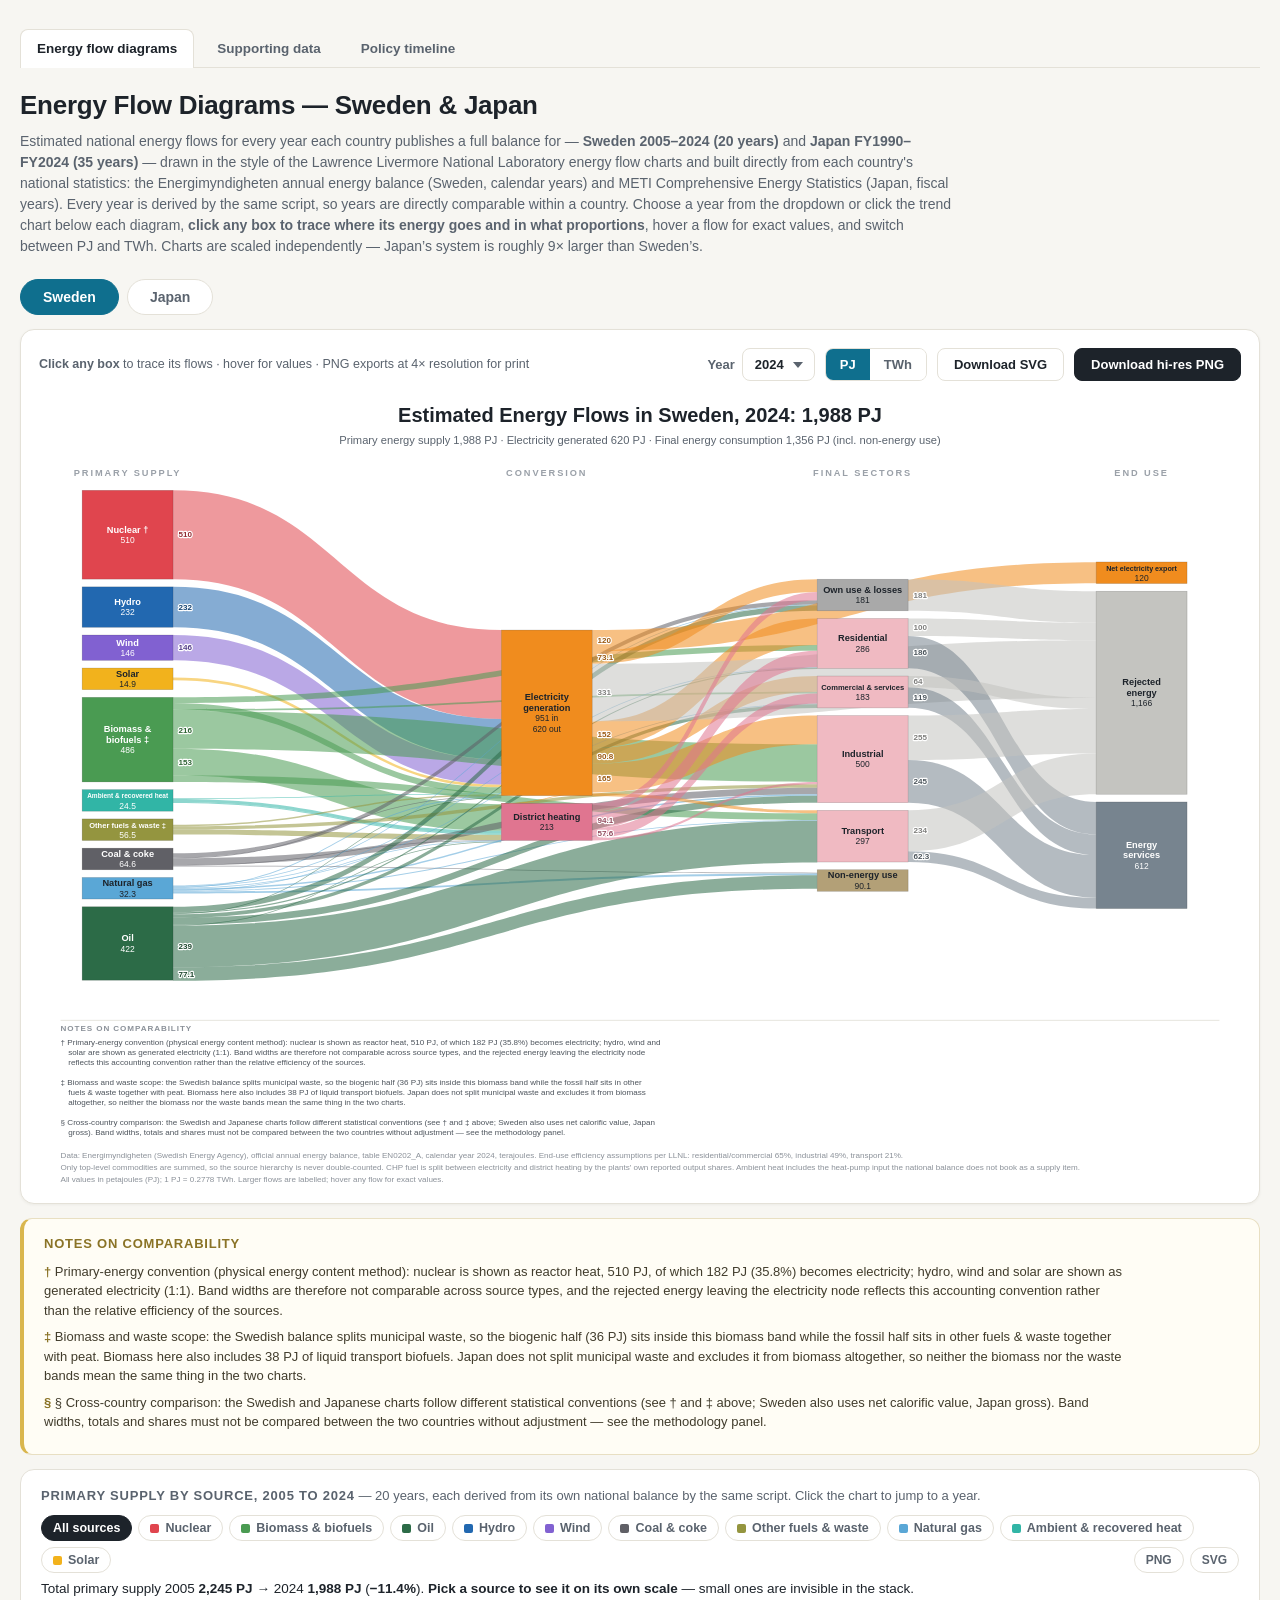
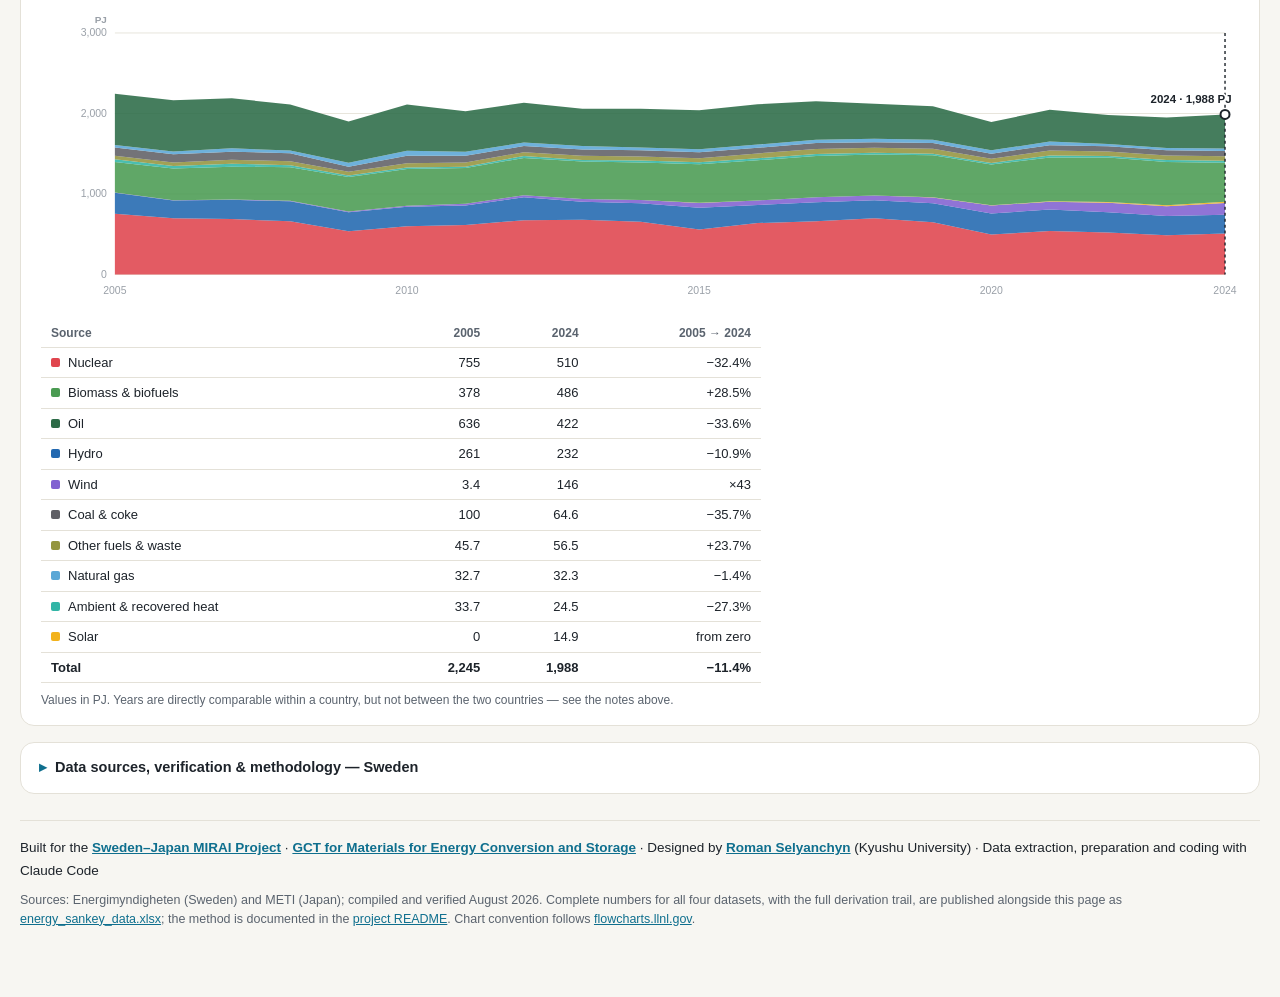
<file: mirai-energy-sankey/index.html>
<!DOCTYPE html>
<html lang="en">
<head>
<meta charset="UTF-8">
<meta http-equiv="refresh" content="0; url=energy_sankey.html">
<title>Energy Flow Diagrams — Sweden &amp; Japan</title>
<link rel="canonical" href="energy_sankey.html">
</head>
<body>
<p>Redirecting to the <a href="energy_sankey.html">Sweden &amp; Japan energy flow diagrams (Sweden 2005–2024, Japan FY1990–FY2024)</a>…</p>
<script>location.replace("energy_sankey.html");</script>
</body>
</html>
</file>
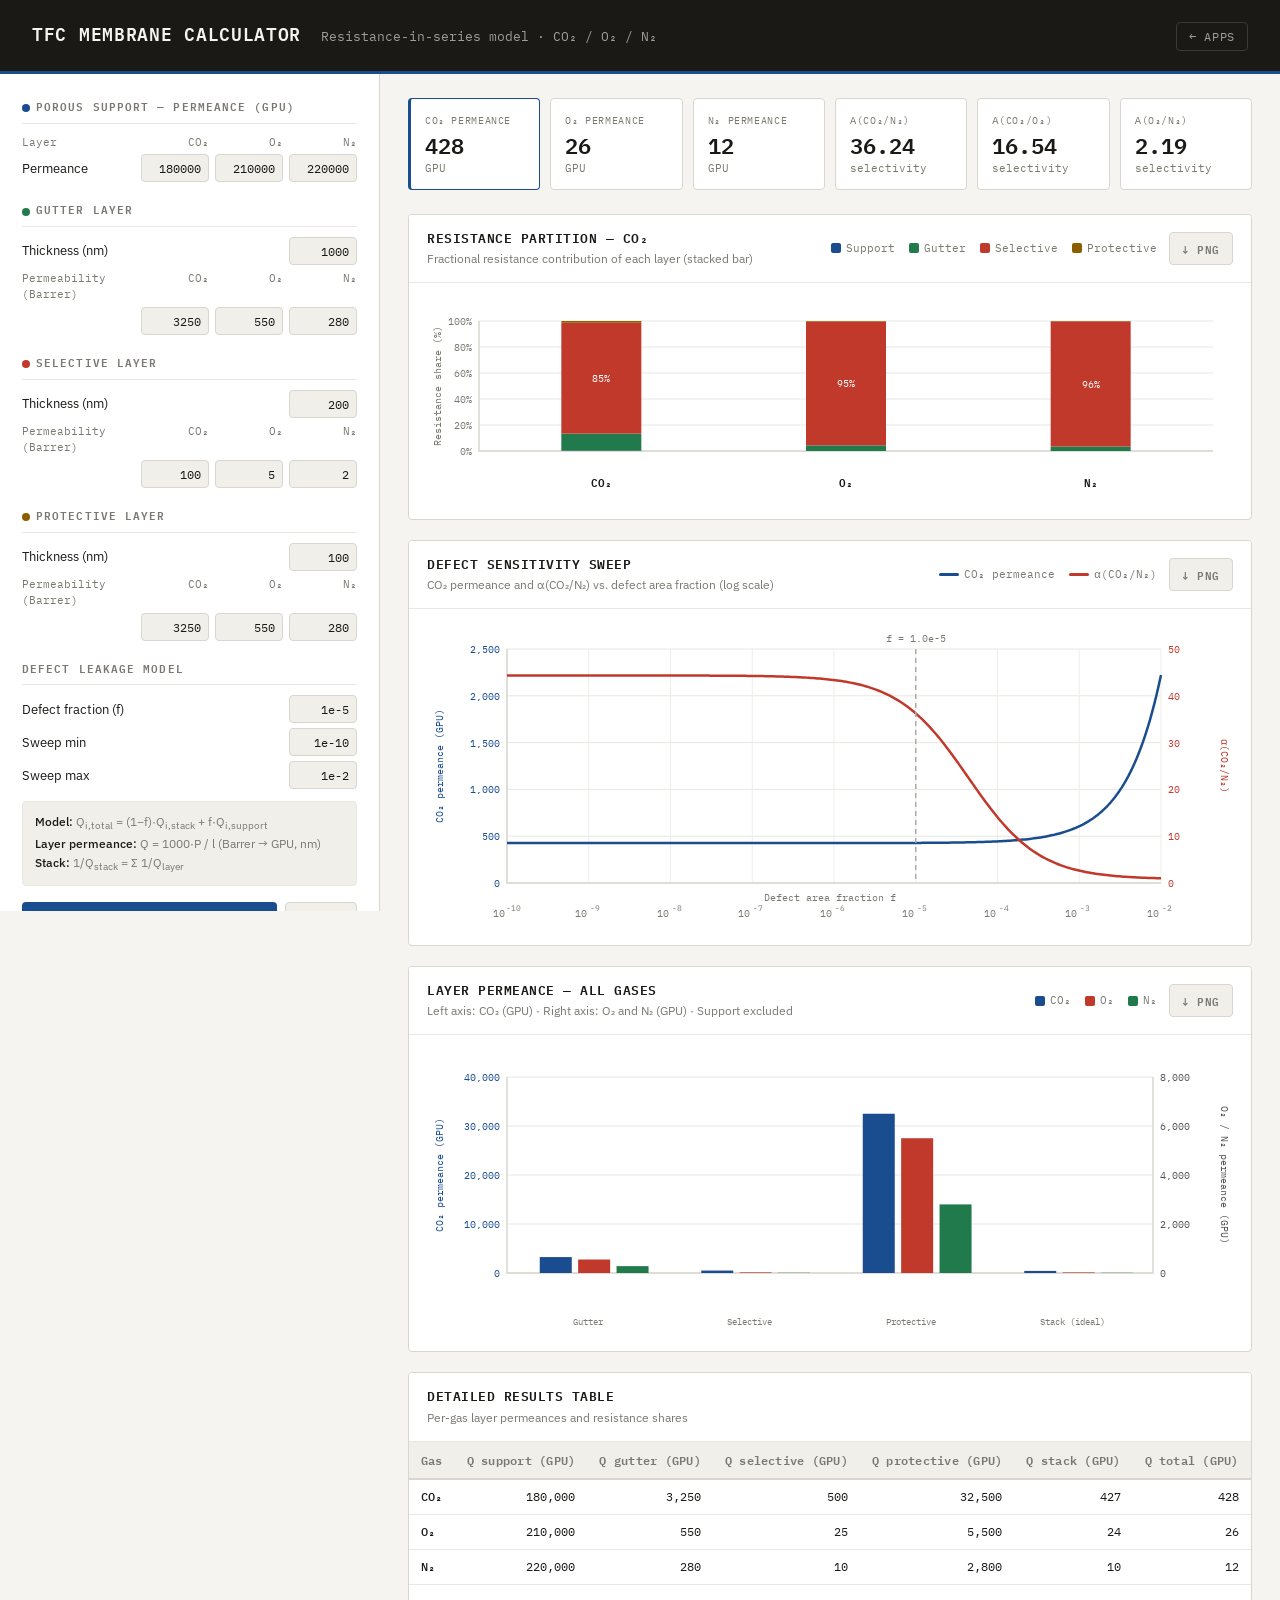
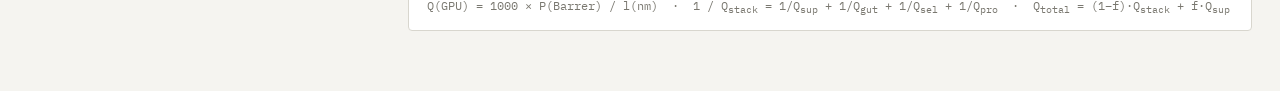
<file: tfcm-calculator/index.html>
<!DOCTYPE html>
<html lang="en">
<head>
  <meta charset="UTF-8" />
  <meta name="viewport" content="width=device-width, initial-scale=1.0" />
  <title>TFC Membrane Calculator</title>
  <link rel="preconnect" href="https://fonts.googleapis.com">
  <link href="https://fonts.googleapis.com/css2?family=IBM+Plex+Mono:wght@400;600&family=IBM+Plex+Sans:wght@300;400;500;600&display=swap" rel="stylesheet">
  <style>
    :root {
      --bg:        #f5f4f0;
      --surface:   #ffffff;
      --surface2:  #f0efe9;
      --border:    #d8d6ce;
      --border2:   #e8e7e2;
      --text:      #1a1916;
      --muted:     #7a7870;
      --accent:    #1a4d8f;
      --accent2:   #c0392b;
      --accent3:   #217a4b;
      --accent4:   #8b5e00;
      --mono:      'IBM Plex Mono', monospace;
      --sans:      'IBM Plex Sans', sans-serif;
      --radius:    4px;
    }

    *, *::before, *::after { box-sizing: border-box; margin: 0; padding: 0; }

    body {
      font-family: var(--sans);
      background: var(--bg);
      color: var(--text);
      font-size: 14px;
      line-height: 1.5;
    }

    /* ── Header ─────────────────────────────── */
    header {
      background: var(--text);
      color: #f5f4f0;
      padding: 20px 32px;
      display: flex;
      align-items: baseline;
      flex-wrap: wrap;
      gap: 10px 20px;
      border-bottom: 3px solid var(--accent);
    }

    header h1 {
      font-family: var(--mono);
      font-size: 1.1rem;
      font-weight: 600;
      letter-spacing: 0.04em;
      text-transform: uppercase;
    }

    header .sub {
      font-size: 0.8rem;
      color: #a09e98;
      font-family: var(--mono);
    }

    /* back to the Apps index of the personal site */
    header .back-link {
      margin-left: auto;
      font-family: var(--mono);
      font-size: 0.72rem;
      letter-spacing: 0.06em;
      text-transform: uppercase;
      color: #a09e98;
      text-decoration: none;
      border: 1px solid #3a3934;
      border-radius: var(--radius);
      padding: 5px 12px;
      white-space: nowrap;
      transition: 0.12s;
    }

    header .back-link:hover { color: #fff; border-color: #6a6862; background: #26251f; }

    /* ── Layout ──────────────────────────────── */
    .layout {
      display: grid;
      grid-template-columns: 380px 1fr;
      min-height: calc(100vh - 63px);
    }

    /* ── Left panel (inputs) ─────────────────── */
    .sidebar {
      background: var(--surface);
      border-right: 1px solid var(--border);
      padding: 0;
      overflow-y: auto;
      position: sticky;
      top: 0;
      height: calc(100vh - 63px);
    }

    .sidebar-inner {
      padding: 24px 22px 32px;
    }

    .sec-label {
      font-family: var(--mono);
      font-size: 0.68rem;
      font-weight: 600;
      letter-spacing: 0.1em;
      text-transform: uppercase;
      color: var(--muted);
      padding: 14px 0 8px;
      border-bottom: 1px solid var(--border2);
      margin-bottom: 10px;
    }

    .sec-label:first-child { padding-top: 0; }

    /* layer color tags */
    .sec-label .tag {
      display: inline-block;
      width: 8px; height: 8px;
      border-radius: 50%;
      margin-right: 6px;
      vertical-align: middle;
    }

    .field-header {
      display: grid;
      grid-template-columns: 1fr 68px 68px 68px;
      gap: 6px;
      margin-bottom: 4px;
    }

    .field-header span {
      font-family: var(--mono);
      font-size: 0.7rem;
      color: var(--muted);
      text-align: right;
    }

    .field-header span:first-child { text-align: left; }

    .field-row {
      display: grid;
      grid-template-columns: 1fr 68px 68px 68px;
      gap: 6px;
      margin-bottom: 5px;
      align-items: center;
    }

    .field-row.single {
      grid-template-columns: 1fr 68px;
    }

    .field-label {
      font-size: 0.82rem;
      color: var(--text);
    }

    input[type="number"] {
      font-family: var(--mono);
      font-size: 0.78rem;
      background: var(--surface2);
      border: 1px solid var(--border);
      border-radius: var(--radius);
      padding: 5px 7px;
      color: var(--text);
      width: 100%;
      text-align: right;
      outline: none;
      transition: border-color 0.15s;
      -moz-appearance: textfield;
    }

    input[type="number"]::-webkit-outer-spin-button,
    input[type="number"]::-webkit-inner-spin-button { -webkit-appearance: none; }

    input[type="number"]:focus {
      border-color: var(--accent);
      background: #fff;
    }

    .hint-box {
      background: var(--surface2);
      border: 1px solid var(--border2);
      border-radius: var(--radius);
      padding: 10px 12px;
      font-size: 0.78rem;
      color: var(--muted);
      margin-top: 12px;
      line-height: 1.55;
    }

    .hint-box b { color: var(--text); font-weight: 500; }

    .btn-row {
      display: flex;
      gap: 8px;
      margin-top: 16px;
    }

    button {
      font-family: var(--mono);
      font-size: 0.75rem;
      font-weight: 600;
      letter-spacing: 0.05em;
      text-transform: uppercase;
      border: none;
      border-radius: var(--radius);
      padding: 9px 16px;
      cursor: pointer;
      transition: 0.12s;
    }

    .btn-primary {
      background: var(--accent);
      color: #fff;
      flex: 1;
    }

    .btn-primary:hover { background: #1a3d6e; }

    .btn-secondary {
      background: var(--surface2);
      color: var(--muted);
      border: 1px solid var(--border);
    }

    .btn-secondary:hover { color: var(--text); border-color: var(--border); background: var(--border2); }

    /* ── Right panel (outputs) ───────────────── */
    .main {
      background: var(--bg);
      padding: 24px 28px 40px;
      overflow-y: auto;
    }

    /* ── KPI cards ───────────────────────────── */
    .kpi-row {
      display: grid;
      grid-template-columns: repeat(6, 1fr);
      gap: 10px;
      margin-bottom: 24px;
    }

    .kpi {
      background: var(--surface);
      border: 1px solid var(--border);
      border-radius: var(--radius);
      padding: 14px 14px 12px;
    }

    .kpi .k-label {
      font-family: var(--mono);
      font-size: 0.65rem;
      letter-spacing: 0.06em;
      text-transform: uppercase;
      color: var(--muted);
      margin-bottom: 6px;
    }

    .kpi .k-value {
      font-family: var(--mono);
      font-size: 1.35rem;
      font-weight: 600;
      color: var(--text);
      line-height: 1;
    }

    .kpi .k-unit {
      font-family: var(--mono);
      font-size: 0.68rem;
      color: var(--muted);
      margin-top: 4px;
    }

    .kpi.highlight { border-color: var(--accent); border-left-width: 3px; }

    /* ── Chart sections ───────────────────────── */
    .chart-section {
      background: var(--surface);
      border: 1px solid var(--border);
      border-radius: var(--radius);
      margin-bottom: 20px;
      overflow: hidden;
    }

    .chart-head {
      display: flex;
      justify-content: space-between;
      align-items: center;
      padding: 14px 18px;
      border-bottom: 1px solid var(--border2);
      background: var(--surface);
    }

    .chart-head-left h3 {
      font-family: var(--mono);
      font-size: 0.8rem;
      font-weight: 600;
      letter-spacing: 0.04em;
      text-transform: uppercase;
      color: var(--text);
    }

    .chart-head-left p {
      font-size: 0.75rem;
      color: var(--muted);
      margin-top: 2px;
    }

    .chart-head-right {
      display: flex;
      align-items: center;
      gap: 12px;
    }

    .legend {
      display: flex;
      gap: 14px;
      flex-wrap: wrap;
    }

    .leg-item {
      display: flex;
      align-items: center;
      gap: 5px;
      font-family: var(--mono);
      font-size: 0.7rem;
      color: var(--muted);
    }

    .leg-swatch {
      width: 20px;
      height: 3px;
      border-radius: 2px;
    }

    .leg-swatch.square {
      width: 10px;
      height: 10px;
      border-radius: 2px;
    }

    .btn-export {
      font-family: var(--mono);
      font-size: 0.68rem;
      font-weight: 600;
      letter-spacing: 0.06em;
      text-transform: uppercase;
      background: var(--surface2);
      color: var(--muted);
      border: 1px solid var(--border);
      border-radius: var(--radius);
      padding: 6px 12px;
      cursor: pointer;
      transition: 0.12s;
      white-space: nowrap;
    }

    .btn-export:hover { background: var(--accent); color: #fff; border-color: var(--accent); }

    .chart-body {
      padding: 18px;
    }

    canvas.chart-canvas {
      display: block;
      width: 100%;
      border-radius: 2px;
    }

    /* ── Detail table ────────────────────────── */
    .table-wrap {
      overflow-x: auto;
    }

    table {
      width: 100%;
      border-collapse: collapse;
      font-family: var(--mono);
      font-size: 0.76rem;
      min-width: 800px;
    }

    thead th {
      background: var(--surface2);
      color: var(--muted);
      font-weight: 600;
      text-align: right;
      padding: 9px 12px;
      border-bottom: 2px solid var(--border);
      letter-spacing: 0.02em;
      white-space: nowrap;
    }

    thead th:first-child { text-align: left; }

    tbody td {
      padding: 8px 12px;
      text-align: right;
      border-bottom: 1px solid var(--border2);
      color: var(--text);
    }

    tbody td:first-child { text-align: left; font-weight: 500; }
    tbody tr:last-child td { border-bottom: none; }
    tbody tr:hover td { background: var(--surface2); }

    .footnote {
      font-family: var(--mono);
      font-size: 0.72rem;
      color: var(--muted);
      padding: 12px 18px;
      border-top: 1px solid var(--border2);
      line-height: 1.6;
    }

    /* ── Responsive ─────────────────────────── */
    @media (max-width: 1100px) {
      .layout { grid-template-columns: 1fr; }
      .sidebar { position: static; height: auto; }
      .kpi-row { grid-template-columns: repeat(3, 1fr); }
    }

    @media (max-width: 640px) {
      .kpi-row { grid-template-columns: repeat(2, 1fr); }
    }
  </style>
</head>
<body>

<header>
  <h1>TFC Membrane Calculator</h1>
  <span class="sub">Resistance-in-series model · CO₂ / O₂ / N₂</span>
  <a class="back-link" href="../apps.html">← Apps</a>
</header>

<div class="layout">
  <!-- ═══════════════════ SIDEBAR ═══════════════════ -->
  <aside class="sidebar">
    <div class="sidebar-inner">

      <!-- Support -->
      <div class="sec-label"><span class="tag" style="background:#1a4d8f"></span>Porous support — permeance (GPU)</div>
      <div class="field-header"><span>Layer</span><span>CO₂</span><span>O₂</span><span>N₂</span></div>
      <div class="field-row">
        <span class="field-label">Permeance</span>
        <input id="sup_co2" type="number" step="any" value="180000">
        <input id="sup_o2"  type="number" step="any" value="210000">
        <input id="sup_n2"  type="number" step="any" value="220000">
      </div>

      <!-- Gutter -->
      <div class="sec-label"><span class="tag" style="background:#217a4b"></span>Gutter layer</div>
      <div class="field-row single">
        <span class="field-label">Thickness (nm)</span>
        <input id="gut_thick" type="number" step="any" value="1000">
      </div>
      <div class="field-header"><span>Permeability (Barrer)</span><span>CO₂</span><span>O₂</span><span>N₂</span></div>
      <div class="field-row">
        <span class="field-label"></span>
        <input id="gut_co2" type="number" step="any" value="3250">
        <input id="gut_o2"  type="number" step="any" value="550">
        <input id="gut_n2"  type="number" step="any" value="280">
      </div>

      <!-- Selective -->
      <div class="sec-label"><span class="tag" style="background:#c0392b"></span>Selective layer</div>
      <div class="field-row single">
        <span class="field-label">Thickness (nm)</span>
        <input id="sel_thick" type="number" step="any" value="200">
      </div>
      <div class="field-header"><span>Permeability (Barrer)</span><span>CO₂</span><span>O₂</span><span>N₂</span></div>
      <div class="field-row">
        <span class="field-label"></span>
        <input id="sel_co2" type="number" step="any" value="100">
        <input id="sel_o2"  type="number" step="any" value="5">
        <input id="sel_n2"  type="number" step="any" value="2">
      </div>

      <!-- Protective -->
      <div class="sec-label"><span class="tag" style="background:#8b5e00"></span>Protective layer</div>
      <div class="field-row single">
        <span class="field-label">Thickness (nm)</span>
        <input id="pro_thick" type="number" step="any" value="100">
      </div>
      <div class="field-header"><span>Permeability (Barrer)</span><span>CO₂</span><span>O₂</span><span>N₂</span></div>
      <div class="field-row">
        <span class="field-label"></span>
        <input id="pro_co2" type="number" step="any" value="3250">
        <input id="pro_o2"  type="number" step="any" value="550">
        <input id="pro_n2"  type="number" step="any" value="280">
      </div>

      <!-- Defect -->
      <div class="sec-label">Defect leakage model</div>
      <div class="field-row single">
        <span class="field-label">Defect fraction (f)</span>
        <input id="defect_frac" type="number" step="any" value="1e-5">
      </div>
      <div class="field-row single">
        <span class="field-label">Sweep min</span>
        <input id="defect_min" type="number" step="any" value="1e-10">
      </div>
      <div class="field-row single">
        <span class="field-label">Sweep max</span>
        <input id="defect_max" type="number" step="any" value="1e-2">
      </div>

      <div class="hint-box">
        <b>Model:</b> Q<sub>i,total</sub> = (1−f)·Q<sub>i,stack</sub> + f·Q<sub>i,support</sub><br>
        <b>Layer permeance:</b> Q = 1000·P / l (Barrer → GPU, nm)<br>
        <b>Stack:</b> 1/Q<sub>stack</sub> = Σ 1/Q<sub>layer</sub>
      </div>

      <div class="btn-row">
        <button class="btn-primary" id="recalcBtn">Recalculate</button>
        <button class="btn-secondary" id="resetBtn">Reset</button>
      </div>
    </div>
  </aside>

  <!-- ═══════════════════ MAIN ═══════════════════ -->
  <main class="main">

    <!-- KPI row -->
    <div class="kpi-row">
      <div class="kpi highlight">
        <div class="k-label">CO₂ permeance</div>
        <div class="k-value" id="out_co2">—</div>
        <div class="k-unit">GPU</div>
      </div>
      <div class="kpi">
        <div class="k-label">O₂ permeance</div>
        <div class="k-value" id="out_o2">—</div>
        <div class="k-unit">GPU</div>
      </div>
      <div class="kpi">
        <div class="k-label">N₂ permeance</div>
        <div class="k-value" id="out_n2">—</div>
        <div class="k-unit">GPU</div>
      </div>
      <div class="kpi">
        <div class="k-label">α(CO₂/N₂)</div>
        <div class="k-value" id="out_a_co2n2">—</div>
        <div class="k-unit">selectivity</div>
      </div>
      <div class="kpi">
        <div class="k-label">α(CO₂/O₂)</div>
        <div class="k-value" id="out_a_co2o2">—</div>
        <div class="k-unit">selectivity</div>
      </div>
      <div class="kpi">
        <div class="k-label">α(O₂/N₂)</div>
        <div class="k-value" id="out_a_o2n2">—</div>
        <div class="k-unit">selectivity</div>
      </div>
    </div>

    <!-- Chart 1: Resistance breakdown -->
    <div class="chart-section">
      <div class="chart-head">
        <div class="chart-head-left">
          <h3>Resistance partition — CO₂</h3>
          <p>Fractional resistance contribution of each layer (stacked bar)</p>
        </div>
        <div class="chart-head-right">
          <div class="legend">
            <div class="leg-item"><div class="leg-swatch square" style="background:#1a4d8f"></div>Support</div>
            <div class="leg-item"><div class="leg-swatch square" style="background:#217a4b"></div>Gutter</div>
            <div class="leg-item"><div class="leg-swatch square" style="background:#c0392b"></div>Selective</div>
            <div class="leg-item"><div class="leg-swatch square" style="background:#8b5e00"></div>Protective</div>
          </div>
          <button class="btn-export" onclick="exportChartWithHeader('resistanceChart','resistanceExportMeta','resistance_partition')">↓ PNG</button>
        </div>
      </div>
      <div class="chart-body" style="position:relative">
        <div id="resistanceExportMeta" style="display:none"
             data-title="Resistance partition — CO₂"
             data-sub="Fractional resistance contribution of each layer"
             data-legend='[{"color":"#1a4d8f","label":"Support"},{"color":"#217a4b","label":"Gutter"},{"color":"#c0392b","label":"Selective"},{"color":"#8b5e00","label":"Protective"}]'
             data-swatchtype="square"></div>
        <canvas id="resistanceChart" class="chart-canvas"></canvas>
      </div>
    </div>

    <!-- Chart 2: Defect sensitivity -->
    <div class="chart-section">
      <div class="chart-head">
        <div class="chart-head-left">
          <h3>Defect sensitivity sweep</h3>
          <p>CO₂ permeance and α(CO₂/N₂) vs. defect area fraction (log scale)</p>
        </div>
        <div class="chart-head-right">
          <div class="legend">
            <div class="leg-item"><div class="leg-swatch" style="background:#1a4d8f"></div>CO₂ permeance</div>
            <div class="leg-item"><div class="leg-swatch" style="background:#c0392b"></div>α(CO₂/N₂)</div>
          </div>
          <button class="btn-export" onclick="exportChartWithHeader('defectChart','defectExportMeta','defect_sensitivity')">↓ PNG</button>
        </div>
      </div>
      <div class="chart-body" style="position:relative">
        <div id="defectExportMeta" style="display:none"
             data-title="Defect sensitivity sweep"
             data-sub="CO₂ permeance and α(CO₂/N₂) vs. defect area fraction (log scale)"
             data-legend='[{"color":"#1a4d8f","label":"CO₂ permeance"},{"color":"#c0392b","label":"α(CO₂/N₂)"}]'
             data-swatchtype="line"></div>
        <canvas id="defectChart" class="chart-canvas"></canvas>
      </div>
    </div>

    <!-- Chart 3: Layer permeance dual-axis -->
    <div class="chart-section">
      <div class="chart-head">
        <div class="chart-head-left">
          <h3>Layer permeance — all gases</h3>
          <p>Left axis: CO₂ (GPU) · Right axis: O₂ and N₂ (GPU) · Support excluded</p>
        </div>
        <div class="chart-head-right">
          <div class="legend">
            <div class="leg-item"><div class="leg-swatch square" style="background:#1a4d8f"></div>CO₂</div>
            <div class="leg-item"><div class="leg-swatch square" style="background:#c0392b"></div>O₂</div>
            <div class="leg-item"><div class="leg-swatch square" style="background:#217a4b"></div>N₂</div>
          </div>
          <button class="btn-export" onclick="exportChartWithHeader('permeanceChart','permeanceExportMeta','layer_permeance')">↓ PNG</button>
        </div>
      </div>
      <div class="chart-body" style="position:relative">
        <div id="permeanceExportMeta" style="display:none"
             data-title="Layer permeance — all gases"
             data-sub="Left axis: CO₂ (GPU) · Right axis: O₂ and N₂ (GPU)"
             data-legend='[{"color":"#1a4d8f","label":"CO₂"},{"color":"#c0392b","label":"O₂"},{"color":"#217a4b","label":"N₂"}]'
             data-swatchtype="square"></div>
        <canvas id="permeanceChart" class="chart-canvas"></canvas>
      </div>
    </div>

    <!-- Detail table -->
    <div class="chart-section">
      <div class="chart-head">
        <div class="chart-head-left">
          <h3>Detailed results table</h3>
          <p>Per-gas layer permeances and resistance shares</p>
        </div>
      </div>
      <div class="table-wrap">
        <table>
          <thead>
            <tr>
              <th>Gas</th>
              <th>Q support (GPU)</th>
              <th>Q gutter (GPU)</th>
              <th>Q selective (GPU)</th>
              <th>Q protective (GPU)</th>
              <th>Q stack (GPU)</th>
              <th>Q total (GPU)</th>
              <th>R support</th>
              <th>R gutter</th>
              <th>R selective</th>
              <th>R protective</th>
            </tr>
          </thead>
          <tbody id="detailBody"></tbody>
        </table>
      </div>
      <div class="footnote">
        Q(GPU) = 1000 × P(Barrer) / l(nm) &nbsp;·&nbsp;
        1 / Q<sub>stack</sub> = 1/Q<sub>sup</sub> + 1/Q<sub>gut</sub> + 1/Q<sub>sel</sub> + 1/Q<sub>pro</sub> &nbsp;·&nbsp;
        Q<sub>total</sub> = (1−f)·Q<sub>stack</sub> + f·Q<sub>sup</sub>
      </div>
    </div>

  </main>
</div>

<script>
/* ══════════════════════════════════════════
   Constants & helpers
══════════════════════════════════════════ */
const COLORS = {
  support:   '#1a4d8f',
  gutter:    '#217a4b',
  selective: '#c0392b',
  protective:'#8b5e00',
};

const GASES = ['CO2','O2','N2'];
const GAS_LABELS = { CO2:'CO₂', O2:'O₂', N2:'N₂' };

const DEFAULTS = {
  sup_co2:180000, sup_o2:210000, sup_n2:220000,
  gut_thick:1000, gut_co2:3250, gut_o2:550, gut_n2:280,
  sel_thick:200,  sel_co2:100,  sel_o2:5,   sel_n2:2,
  pro_thick:100,  pro_co2:3250, pro_o2:550, pro_n2:280,
  defect_frac:1e-5, defect_min:1e-10, defect_max:1e-2
};

const $ = id => document.getElementById(id);

function num(id) {
  const v = parseFloat($(id).value);
  return Number.isFinite(v) ? v : 0;
}

function fmt(x, d=2) {
  if (!Number.isFinite(x)) return '∞';
  if (x === 0) return '0';
  const ax = Math.abs(x);
  if (ax >= 10000 || ax < 0.01) return x.toExponential(2);
  return x.toLocaleString(undefined, {maximumFractionDigits: d});
}

// For table: always plain integer, no sci notation
function fmtInt(x) {
  if (!Number.isFinite(x)) return '∞';
  if (x <= 0) return '0';
  return Math.round(x).toLocaleString();
}

function pct(x) {
  return (100*x).toFixed(1) + '%';
}

function logspace(min, max, n) {
  const a = Math.log10(min), b = Math.log10(max), out = [];
  for (let i=0; i<n; i++) {
    const t = i/(n-1);
    out.push(Math.pow(10, a + t*(b-a)));
  }
  return out;
}

// Q = 1000·P/l  (Barrer, nm → GPU).
// Two distinct degenerate cases, deliberately NOT collapsed:
//   l ≤ 0 → the layer is absent      → Q = ∞ (contributes no resistance)
//   P ≤ 0 → the layer is impermeable → Q = 0 (contributes infinite resistance)
function qFromBarrerNm(P, l) {
  if (l <= 0) return Infinity;
  if (P <= 0) return 0;
  return 1000 * P / l;
}

/* ══════════════════════════════════════════
   Model
══════════════════════════════════════════ */
function computeModel(defectOverride=null) {
  const d = {
    support:   { CO2: num('sup_co2'), O2: num('sup_o2'), N2: num('sup_n2') },
    gutter:    { thick: num('gut_thick'), CO2: num('gut_co2'), O2: num('gut_o2'), N2: num('gut_n2') },
    selective: { thick: num('sel_thick'), CO2: num('sel_co2'), O2: num('sel_o2'), N2: num('sel_n2') },
    protective:{ thick: num('pro_thick'), CO2: num('pro_co2'), O2: num('pro_o2'), N2: num('pro_n2') },
    f: defectOverride ?? Math.max(0, Math.min(1, num('defect_frac')))
  };

  const perGas = {};
  GASES.forEach(g => {
    const qSup = d.support[g];
    const qGut = qFromBarrerNm(d.gutter[g],    d.gutter.thick);
    const qSel = qFromBarrerNm(d.selective[g],  d.selective.thick);
    const qPro = qFromBarrerNm(d.protective[g], d.protective.thick);

    // Resistance of a layer = 1/Q.  Q = ∞ (absent) → 0;  Q = 0 (impermeable) → ∞.
    const inv = q => {
      if (!Number.isFinite(q)) return 0;
      if (q <= 0) return Infinity;
      return 1/q;
    };
    const r = { support: inv(qSup), gutter: inv(qGut), selective: inv(qSel), protective: inv(qPro) };
    const rTot = r.support + r.gutter + r.selective + r.protective;
    const qStack = rTot > 0 ? 1/rTot : Infinity;   // rTot = ∞ → qStack = 0 (blocked)
    const qTotal = (1 - d.f) * qStack + d.f * qSup;

    // If any layer is impermeable it owns the whole resistance; sharing it out
    // among the blocking layers keeps the partition finite (∞/∞ would be NaN).
    const blocking = Object.keys(r).filter(k => !Number.isFinite(r[k]));
    const shares = {};
    Object.keys(r).forEach(k => {
      shares[k] = blocking.length
        ? (Number.isFinite(r[k]) ? 0 : 1/blocking.length)
        : (rTot > 0 ? r[k]/rTot : 0);
    });

    perGas[g] = { qSup, qGut, qSel, qPro, qStack, qTotal, shares };
  });

  return {
    perGas,
    alpha: {
      co2n2: perGas.CO2.qTotal / perGas.N2.qTotal,
      co2o2: perGas.CO2.qTotal / perGas.O2.qTotal,
      o2n2:  perGas.O2.qTotal  / perGas.N2.qTotal,
    },
    f: d.f
  };
}

/* ══════════════════════════════════════════
   HiDPI canvas setup
══════════════════════════════════════════ */
function setupCanvas(canvas, w, h) {
  const dpr = window.devicePixelRatio || 2;
  canvas.width  = w * dpr;
  canvas.height = h * dpr;
  canvas.style.width  = w + 'px';
  canvas.style.height = h + 'px';
  const ctx = canvas.getContext('2d');
  ctx.scale(dpr, dpr);
  return { ctx, w, h, dpr };
}

/* ══════════════════════════════════════════
   PNG export — bakes title + legend into image
══════════════════════════════════════════ */
function exportChartWithHeader(canvasId, metaId, filename) {
  const src    = $(canvasId);
  const meta   = $(metaId);
  const title  = meta.dataset.title;
  const sub    = meta.dataset.sub;
  const legend = JSON.parse(meta.dataset.legend);
  const swType = meta.dataset.swatchtype; // 'line' or 'square'

  const dpr    = window.devicePixelRatio || 2;
  const srcW   = src.width;   // already hi-res
  const srcH   = src.height;

  // header height (logical px, will be scaled)
  const hdrH   = 56;
  const legH   = 28;
  const totalH = srcH + (hdrH + legH) * dpr;

  const tmp = document.createElement('canvas');
  tmp.width  = srcW;
  tmp.height = totalH;
  const tc = tmp.getContext('2d');
  tc.scale(1, 1); // raw pixel space

  // white background
  tc.fillStyle = '#ffffff';
  tc.fillRect(0, 0, tmp.width, tmp.height);

  // top border stripe
  tc.fillStyle = '#1a4d8f';
  tc.fillRect(0, 0, tmp.width, 4 * dpr);

  // title
  tc.font = `${600} ${13 * dpr}px "IBM Plex Mono", monospace`;
  tc.fillStyle = '#1a1916';
  tc.textAlign = 'left';
  tc.textBaseline = 'top';
  tc.fillText(title, 18 * dpr, 12 * dpr);

  // subtitle
  tc.font = `${10 * dpr}px "IBM Plex Mono", monospace`;
  tc.fillStyle = '#7a7870';
  tc.fillText(sub, 18 * dpr, 30 * dpr);

  // legend row
  const legY = (hdrH) * dpr;
  let lx = 18 * dpr;
  legend.forEach(item => {
    if (swType === 'square') {
      tc.fillStyle = item.color;
      tc.fillRect(lx, legY + 8 * dpr, 10 * dpr, 10 * dpr);
      lx += 14 * dpr;
    } else {
      tc.strokeStyle = item.color;
      tc.lineWidth = 2.5 * dpr;
      tc.beginPath();
      tc.moveTo(lx, legY + 13 * dpr);
      tc.lineTo(lx + 20 * dpr, legY + 13 * dpr);
      tc.stroke();
      lx += 26 * dpr;
    }
    tc.font = `${10 * dpr}px "IBM Plex Mono", monospace`;
    tc.fillStyle = '#7a7870';
    tc.textBaseline = 'top';
    tc.fillText(item.label, lx, legY + 7 * dpr);
    lx += (tc.measureText(item.label).width + 20 * dpr);
  });

  // chart canvas
  tc.drawImage(src, 0, (hdrH + legH) * dpr);

  // separator line between header and chart
  tc.strokeStyle = '#e8e7e2';
  tc.lineWidth = dpr;
  tc.beginPath();
  tc.moveTo(0, (hdrH + legH) * dpr);
  tc.lineTo(tmp.width, (hdrH + legH) * dpr);
  tc.stroke();

  const a = document.createElement('a');
  a.href = tmp.toDataURL('image/png');
  a.download = filename + '.png';
  a.click();
}

/* ══════════════════════════════════════════
   CHART STYLE HELPERS
══════════════════════════════════════════ */
const C = {
  bg:      '#ffffff',
  grid:    '#e8e7e2',
  axis:    '#7a7870',
  text:    '#1a1916',
  muted:   '#7a7870',
  fontMono:'600 11px "IBM Plex Mono", monospace',
  fontMonoSm:'10px "IBM Plex Mono", monospace',
};

/* ══════════════════════════════════════════
   CHART 1: Resistance stacked bar
══════════════════════════════════════════ */
function drawResistanceChart(model) {
  const canvas = $('resistanceChart');
  const W = canvas.parentElement.clientWidth - 36;
  const H = 200;
  const { ctx, w, h } = setupCanvas(canvas, W, H);

  ctx.fillStyle = C.bg;
  ctx.fillRect(0, 0, w, h);

  const pad = { l: 52, r: 20, t: 20, b: 50 };
  const plotW = w - pad.l - pad.r;
  const plotH = h - pad.t - pad.b;

  const gases = ['CO2','O2','N2'];
  const layers = ['support','gutter','selective','protective'];

  const barW = Math.min(80, plotW / gases.length * 0.55);
  const barGap = plotW / gases.length;

  // y-axis label
  ctx.save();
  ctx.translate(14, pad.t + plotH/2);
  ctx.rotate(-Math.PI/2);
  ctx.font = C.fontMonoSm;
  ctx.fillStyle = C.muted;
  ctx.textAlign = 'center';
  ctx.fillText('Resistance share (%)', 0, 0);
  ctx.restore();

  // y-axis ticks
  ctx.font = C.fontMonoSm;
  ctx.fillStyle = C.muted;
  ctx.textAlign = 'right';
  for (let i=0; i<=5; i++) {
    const y = pad.t + plotH * (1 - i/5);
    ctx.fillText((i*20)+'%', pad.l - 7, y + 4);
    ctx.strokeStyle = C.grid;
    ctx.lineWidth = 1;
    ctx.beginPath();
    ctx.moveTo(pad.l, y);
    ctx.lineTo(w - pad.r, y);
    ctx.stroke();
  }

  // axis line
  ctx.strokeStyle = '#d8d6ce';
  ctx.lineWidth = 1.5;
  ctx.beginPath();
  ctx.moveTo(pad.l, pad.t);
  ctx.lineTo(pad.l, pad.t + plotH);
  ctx.lineTo(w - pad.r, pad.t + plotH);
  ctx.stroke();

  // bars
  gases.forEach((g, gi) => {
    const cx = pad.l + barGap * (gi + 0.5);
    const x0 = cx - barW/2;
    let yBase = pad.t + plotH;
    const shares = model.perGas[g].shares;

    layers.forEach(layer => {
      const frac = shares[layer] || 0;
      const bh = frac * plotH;
      ctx.fillStyle = COLORS[layer];
      ctx.fillRect(x0, yBase - bh, barW, bh);
      // % label if large enough
      if (bh > 18) {
        ctx.font = C.fontMonoSm;
        ctx.fillStyle = '#fff';
        ctx.textAlign = 'center';
        ctx.fillText(Math.round(frac*100)+'%', cx, yBase - bh/2 + 4);
      }
      yBase -= bh;
    });

    // gas label below
    ctx.font = C.fontMono;
    ctx.fillStyle = C.text;
    ctx.textAlign = 'center';
    ctx.fillText(GAS_LABELS[g], cx, h - 14);
  });
}

/* ══════════════════════════════════════════
   Round-number axis helper
══════════════════════════════════════════ */
function niceAxis(dataMin, dataMax, nTicks=5) {
  const range = dataMax - dataMin;
  if (range === 0) return { min: dataMin - 1, max: dataMax + 1, step: 1, ticks: [] };
  const rawStep = range / nTicks;
  const mag = Math.pow(10, Math.floor(Math.log10(rawStep)));
  const nicesteps = [1, 2, 2.5, 5, 10];
  let step = mag * nicesteps.find(s => mag * s >= rawStep) || mag * 10;
  const axMin = Math.floor(dataMin / step) * step;
  const axMax = Math.ceil(dataMax  / step) * step;
  const ticks = [];
  for (let v = axMin; v <= axMax + step * 0.001; v += step) ticks.push(parseFloat(v.toPrecision(10)));
  return { min: axMin, max: axMax, step, ticks };
}

/* ══════════════════════════════════════════
   CHART 2: Defect sensitivity — round axes
══════════════════════════════════════════ */
function drawDefectChart(model) {
  const canvas = $('defectChart');
  const W = canvas.parentElement.clientWidth - 36;
  const H = 300;
  const { ctx, w, h } = setupCanvas(canvas, W, H);

  ctx.fillStyle = C.bg;
  ctx.fillRect(0, 0, w, h);

  let dmin = Math.max(1e-14, num('defect_min'));
  let dmax = Math.min(1, Math.max(dmin * 10, num('defect_max')));

  const xs = logspace(dmin, dmax, 300);
  const yPerm = [], ySel = [];
  xs.forEach(f => {
    const m = computeModel(f);
    yPerm.push(m.perGas.CO2.qTotal);
    ySel.push(m.alpha.co2n2);
  });

  const ax1 = niceAxis(Math.min(...yPerm), Math.max(...yPerm), 5);
  const ax2 = niceAxis(Math.min(...ySel),  Math.max(...ySel),  5);

  const pad = { l: 80, r: 72, t: 22, b: 44 };
  const plotW = w - pad.l - pad.r;
  const plotH = h - pad.t - pad.b;

  const xP  = x => pad.l + (Math.log10(x) - Math.log10(dmin)) / (Math.log10(dmax) - Math.log10(dmin)) * plotW;
  const y1P = y => pad.t + (1 - (y - ax1.min) / (ax1.max - ax1.min)) * plotH;
  const y2P = y => pad.t + (1 - (y - ax2.min) / (ax2.max - ax2.min)) * plotH;

  // horizontal grid lines from left axis ticks
  ax1.ticks.forEach(v => {
    const y = y1P(v);
    if (y < pad.t - 2 || y > pad.t + plotH + 2) return;
    ctx.strokeStyle = C.grid; ctx.lineWidth = 1;
    ctx.beginPath(); ctx.moveTo(pad.l, y); ctx.lineTo(w - pad.r, y); ctx.stroke();
  });

  // x log ticks
  const dStartExp = Math.ceil(Math.log10(dmin));
  const dEndExp   = Math.floor(Math.log10(dmax));
  ctx.font = C.fontMonoSm;
  ctx.fillStyle = C.muted;
  ctx.textAlign = 'center';
  for (let k = dStartExp; k <= dEndExp; k++) {
    const px = xP(Math.pow(10, k));
    if (px < pad.l || px > w - pad.r) continue;
    ctx.strokeStyle = '#eeede8'; ctx.lineWidth = 1;
    ctx.beginPath(); ctx.moveTo(px, pad.t); ctx.lineTo(px, pad.t + plotH); ctx.stroke();
    // superscript-style label
    ctx.fillStyle = C.muted;
    ctx.fillText('10', px - 8, h - 10);
    ctx.font = '8px "IBM Plex Mono", monospace';
    ctx.fillText(k, px + 6, h - 16);
    ctx.font = C.fontMonoSm;
  }

  // left y-axis ticks (CO2 permeance)
  ctx.textAlign = 'right';
  ctx.fillStyle = COLORS.support;
  ctx.font = C.fontMonoSm;
  ax1.ticks.forEach(v => {
    const y = y1P(v);
    if (y < pad.t - 2 || y > pad.t + plotH + 2) return;
    ctx.fillText(Math.round(v).toLocaleString(), pad.l - 7, y + 4);
  });

  // right y-axis ticks (selectivity)
  ctx.textAlign = 'left';
  ctx.fillStyle = COLORS.selective;
  ax2.ticks.forEach(v => {
    const y = y2P(v);
    if (y < pad.t - 2 || y > pad.t + plotH + 2) return;
    // round to sensible precision
    const label = Number.isInteger(v) ? v.toString() : v.toFixed(1);
    ctx.fillText(label, w - pad.r + 7, y + 4);
  });

  // axes
  ctx.strokeStyle = '#d8d6ce'; ctx.lineWidth = 1.5;
  ctx.beginPath();
  ctx.moveTo(pad.l, pad.t); ctx.lineTo(pad.l, pad.t + plotH); ctx.lineTo(w - pad.r, pad.t + plotH);
  ctx.stroke();

  // axis labels
  ctx.save();
  ctx.translate(16, pad.t + plotH / 2);
  ctx.rotate(-Math.PI / 2);
  ctx.font = C.fontMonoSm;
  ctx.fillStyle = COLORS.support;
  ctx.textAlign = 'center';
  ctx.fillText('CO₂ permeance (GPU)', 0, 0);
  ctx.restore();

  ctx.save();
  ctx.translate(w - 12, pad.t + plotH / 2);
  ctx.rotate(Math.PI / 2);
  ctx.font = C.fontMonoSm;
  ctx.fillStyle = COLORS.selective;
  ctx.textAlign = 'center';
  ctx.fillText('α(CO₂/N₂)', 0, 0);
  ctx.restore();

  // CO2 permeance line
  ctx.strokeStyle = COLORS.support;
  ctx.lineWidth = 2.5; ctx.lineJoin = 'round';
  ctx.beginPath();
  xs.forEach((x, i) => {
    const px = xP(x), py = y1P(yPerm[i]);
    i === 0 ? ctx.moveTo(px, py) : ctx.lineTo(px, py);
  });
  ctx.stroke();

  // selectivity line
  ctx.strokeStyle = COLORS.selective;
  ctx.lineWidth = 2.5;
  ctx.beginPath();
  xs.forEach((x, i) => {
    const px = xP(x), py = y2P(ySel[i]);
    i === 0 ? ctx.moveTo(px, py) : ctx.lineTo(px, py);
  });
  ctx.stroke();

  // current f marker
  const cf = Math.max(dmin, Math.min(dmax, num('defect_frac')));
  const cx = xP(cf);
  ctx.strokeStyle = '#aaa'; ctx.lineWidth = 1.5;
  ctx.setLineDash([5, 4]);
  ctx.beginPath(); ctx.moveTo(cx, pad.t); ctx.lineTo(cx, pad.t + plotH); ctx.stroke();
  ctx.setLineDash([]);
  ctx.font = C.fontMonoSm; ctx.fillStyle = C.muted; ctx.textAlign = 'center';
  ctx.fillText('f = ' + cf.toExponential(1), cx, pad.t - 7);

  // x axis label
  ctx.fillStyle = C.muted; ctx.textAlign = 'center';
  ctx.fillText('Defect area fraction f', w / 2, h - 26);
}

/* ══════════════════════════════════════════
   CHART 3: Layer permeance — dual Y axis
   Left: CO₂   Right: O₂ + N₂
══════════════════════════════════════════ */
function drawPermeanceChart(model) {
  const canvas = $('permeanceChart');
  const W = canvas.parentElement.clientWidth - 36;
  const H = 280;
  const { ctx, w, h } = setupCanvas(canvas, W, H);

  ctx.fillStyle = C.bg;
  ctx.fillRect(0, 0, w, h);

  const layers = ['gutter','selective','protective','stack'];
  const layerLabels = ['Gutter','Selective','Protective','Stack (ideal)'];

  const layerKey = { gutter:'qGut', selective:'qSel', protective:'qPro', stack:'qStack' };

  // CO2 values
  const co2vals = layers.map(l => model.perGas.CO2[layerKey[l]]);
  // O2 and N2
  const o2vals  = layers.map(l => model.perGas.O2[layerKey[l]]);
  const n2vals  = layers.map(l => model.perGas.N2[layerKey[l]]);

  const finite = v => Number.isFinite(v) && v > 0;
  // Guard: every value can be non-finite (all layers absent) or 0 (all blocked);
  // Math.max() of an empty list is -Infinity, which would poison the axis.
  const maxOf = (arr, fallback) => {
    const v = arr.filter(finite);
    return v.length ? Math.max(...v) : fallback;
  };

  const ax1 = niceAxis(0, maxOf(co2vals, 1) * 1.1, 5);
  const ax2 = niceAxis(0, maxOf([...o2vals,...n2vals], 1) * 1.1, 5);

  const pad = { l: 80, r: 80, t: 24, b: 60 };
  const plotW = w - pad.l - pad.r;
  const plotH = h - pad.t - pad.b;

  const xP  = i => pad.l + (i + 0.5) * (plotW / layers.length);
  const y1P = v => pad.t + (1 - (v - ax1.min) / (ax1.max - ax1.min)) * plotH;
  const y2P = v => pad.t + (1 - (v - ax2.min) / (ax2.max - ax2.min)) * plotH;

  // grid from left axis
  ax1.ticks.forEach(v => {
    const y = y1P(v);
    if (y < pad.t - 2 || y > pad.t + plotH + 2) return;
    ctx.strokeStyle = C.grid; ctx.lineWidth = 1;
    ctx.beginPath(); ctx.moveTo(pad.l, y); ctx.lineTo(w - pad.r, y); ctx.stroke();
  });

  // axes
  ctx.strokeStyle = '#d8d6ce'; ctx.lineWidth = 1.5;
  ctx.beginPath();
  ctx.moveTo(pad.l, pad.t); ctx.lineTo(pad.l, pad.t + plotH);
  ctx.lineTo(w - pad.r, pad.t + plotH); ctx.lineTo(w - pad.r, pad.t);
  ctx.stroke();

  // left y ticks (CO2)
  ctx.textAlign = 'right'; ctx.fillStyle = COLORS.support; ctx.font = C.fontMonoSm;
  ax1.ticks.forEach(v => {
    const y = y1P(v);
    if (y < pad.t - 2 || y > pad.t + plotH + 2) return;
    ctx.fillText(Math.round(v).toLocaleString(), pad.l - 7, y + 4);
  });

  // right y ticks (O2/N2)
  ctx.textAlign = 'left'; ctx.fillStyle = '#555'; ctx.font = C.fontMonoSm;
  ax2.ticks.forEach(v => {
    const y = y2P(v);
    if (y < pad.t - 2 || y > pad.t + plotH + 2) return;
    ctx.fillText(Math.round(v).toLocaleString(), w - pad.r + 7, y + 4);
  });

  // axis labels
  ctx.save(); ctx.translate(16, pad.t + plotH/2); ctx.rotate(-Math.PI/2);
  ctx.font = C.fontMonoSm; ctx.fillStyle = COLORS.support; ctx.textAlign = 'center';
  ctx.fillText('CO₂ permeance (GPU)', 0, 0); ctx.restore();

  ctx.save(); ctx.translate(w - 12, pad.t + plotH/2); ctx.rotate(Math.PI/2);
  ctx.font = C.fontMonoSm; ctx.fillStyle = '#555'; ctx.textAlign = 'center';
  ctx.fillText('O₂ / N₂ permeance (GPU)', 0, 0); ctx.restore();

  const barW = Math.min(32, plotW / layers.length * 0.22);

  // draw bars per layer group
  layers.forEach((l, i) => {
    const cx = xP(i);

    // CO2 bar — left axis
    if (finite(co2vals[i])) {
      const bh = Math.max(0, (co2vals[i] - ax1.min) / (ax1.max - ax1.min) * plotH);
      ctx.fillStyle = COLORS.support;
      ctx.fillRect(cx - barW * 1.5, pad.t + plotH - bh, barW, bh);
    }
    // O2 bar — right axis
    if (finite(o2vals[i])) {
      const bh = Math.max(0, (o2vals[i] - ax2.min) / (ax2.max - ax2.min) * plotH);
      ctx.fillStyle = COLORS.selective;
      ctx.fillRect(cx - barW * 0.3, pad.t + plotH - bh, barW, bh);
    }
    // N2 bar — right axis
    if (finite(n2vals[i])) {
      const bh = Math.max(0, (n2vals[i] - ax2.min) / (ax2.max - ax2.min) * plotH);
      ctx.fillStyle = COLORS.gutter;
      ctx.fillRect(cx + barW * 0.9, pad.t + plotH - bh, barW, bh);
    }

    // x label
    ctx.font = '9px "IBM Plex Mono", monospace';
    ctx.fillStyle = C.muted; ctx.textAlign = 'center';
    ctx.fillText(layerLabels[i], cx, h - 8);
  });
}

/* ══════════════════════════════════════════
   Update KPIs & table
══════════════════════════════════════════ */
function updateOutputs(model) {
  $('out_co2').textContent   = fmt(model.perGas.CO2.qTotal, 0);
  $('out_o2').textContent    = fmt(model.perGas.O2.qTotal,  0);
  $('out_n2').textContent    = fmt(model.perGas.N2.qTotal,  0);
  $('out_a_co2n2').textContent = fmt(model.alpha.co2n2, 2);
  $('out_a_co2o2').textContent = fmt(model.alpha.co2o2, 2);
  $('out_a_o2n2').textContent  = fmt(model.alpha.o2n2,  2);

  $('detailBody').innerHTML = GASES.map(g => {
    const d = model.perGas[g];
    return `<tr>
      <td>${GAS_LABELS[g]}</td>
      <td>${fmtInt(d.qSup)}</td>
      <td>${fmtInt(d.qGut)}</td>
      <td>${fmtInt(d.qSel)}</td>
      <td>${fmtInt(d.qPro)}</td>
      <td>${fmtInt(d.qStack)}</td>
      <td>${fmtInt(d.qTotal)}</td>
      <td>${pct(d.shares.support)}</td>
      <td>${pct(d.shares.gutter)}</td>
      <td>${pct(d.shares.selective)}</td>
      <td>${pct(d.shares.protective)}</td>
    </tr>`;
  }).join('');
}

/* ══════════════════════════════════════════
   Main recalc
══════════════════════════════════════════ */
function recalc() {
  const model = computeModel();
  updateOutputs(model);
  drawResistanceChart(model);
  drawDefectChart(model);
  drawPermeanceChart(model);
}

function resetDefaults() {
  Object.entries(DEFAULTS).forEach(([k, v]) => { if ($(k)) $(k).value = v; });
  recalc();
}

document.querySelectorAll('input').forEach(el => el.addEventListener('input', recalc));
$('recalcBtn').addEventListener('click', recalc);
$('resetBtn').addEventListener('click', resetDefaults);

window.addEventListener('resize', recalc);
recalc();
</script>
</body>
</html>
</file>
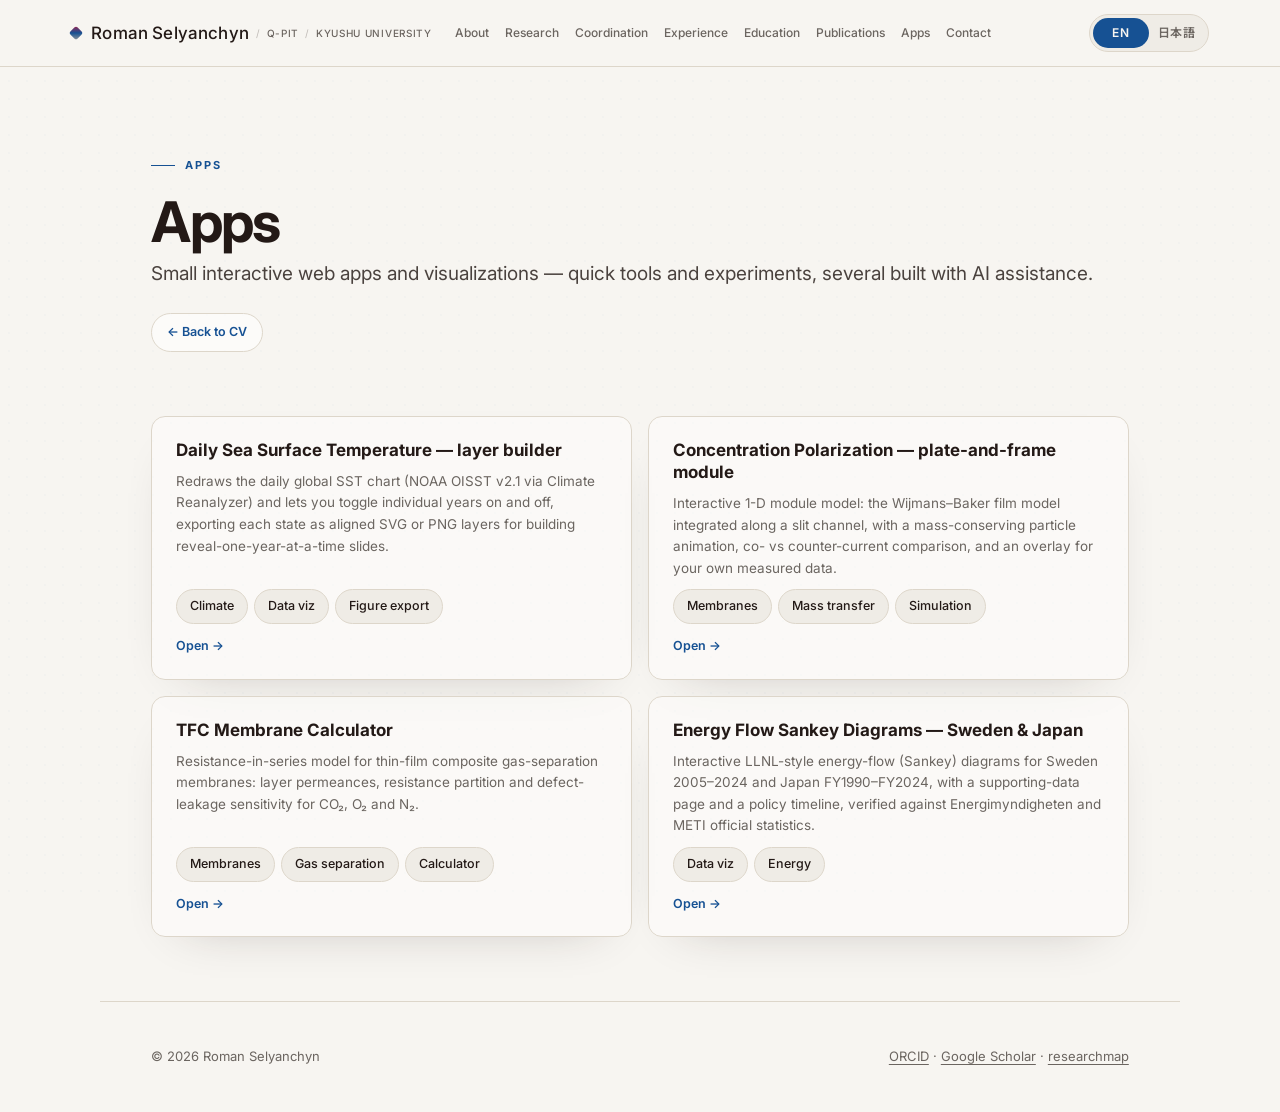
<file: apps.html>
<!doctype html>
<html lang="en">
<head>
<meta charset="utf-8">
<meta name="viewport" content="width=device-width,initial-scale=1">
<title>Roman Selyanchyn — Apps</title>
<meta name="description" content="Small interactive web apps and visualizations by Roman Selyanchyn.">
<link rel="preconnect" href="https://fonts.googleapis.com">
<link rel="preconnect" href="https://fonts.gstatic.com" crossorigin>
<link href="https://fonts.googleapis.com/css2?family=Inter:wght@400;500;600;700&family=Noto+Sans+JP:wght@400;500;600;700&display=swap" rel="stylesheet">
<link rel="stylesheet" href="assets/css/main.css?v=a4db1af713">
</head>
<body>
<header class="topbar">
  <div class="topbar-inner">
    <div class="program-mark">
      <a class="pm-name" href="index.html">
        <span class="dot" aria-hidden="true"></span>
        <span>Roman Selyanchyn</span>
      </a>
      <small>
        <span class="pm-sep" aria-hidden="true">/</span>
        <a href="https://q-pit.kyushu-u.ac.jp/">Q-PIT</a>
        <span class="pm-sep" aria-hidden="true">/</span>
        <a href="https://www.kyushu-u.ac.jp/en/"><span data-en="Kyushu University" data-ja="九州大学">Kyushu University</span></a>
      </small>
    </div>
    <nav class="landing-nav" id="site-nav">
      <a href="index.html#about"><span data-en="About" data-ja="概要">About</span></a>
      <a href="index.html#research"><span data-en="Research" data-ja="研究">Research</span></a>
      <a href="index.html#coordination"><span data-en="Coordination" data-ja="教育・運営">Coordination</span></a>
      <a href="index.html#experience"><span data-en="Experience" data-ja="職歴">Experience</span></a>
      <a href="index.html#education"><span data-en="Education" data-ja="学歴">Education</span></a>
      <a href="publications.html"><span data-en="Publications" data-ja="研究業績">Publications</span></a>
      <a href="apps.html"><span data-en="Apps" data-ja="アプリ">Apps</span></a>
      <a href="index.html#contact"><span data-en="Contact" data-ja="連絡先">Contact</span></a>
    </nav>
    <div class="lang-toggle" id="lang-toggle" data-lang="en" role="group" aria-label="Language">
      <span class="pill" aria-hidden="true"></span>
      <button type="button" data-set-lang="en" class="is-active" aria-pressed="true">EN</button>
      <button type="button" data-set-lang="ja" aria-pressed="false">日本語</button>
    </div>
    <button type="button" class="menu-btn" aria-label="Menu" aria-expanded="false" aria-controls="site-nav">
      <svg viewBox="0 0 24 24" fill="none" stroke="currentColor" stroke-width="2" stroke-linecap="round"><path d="M3 6h18M3 12h18M3 18h18"/></svg>
    </button>
  </div>
</header>
<main>
  <section class="hero" style="grid-template-columns:1fr;padding-bottom:0">
    <div class="hero-copy">
      <p class="eyebrow">Apps</p>
      <h1>Apps</h1>
      <p class="hero-role">Small interactive web apps and visualizations — quick tools and experiments, several built with AI assistance.</p>
      <div class="hero-links">
        <a class="chip-link" href="index.html">&larr; Back to CV</a>
      </div>
    </div>
  </section>
  <section class="section">
    <div class="apps-grid">
      <a class="app-card" href="climate-plot/">
        <h3 class="app-title">Daily Sea Surface Temperature — layer builder</h3>
        <p class="app-blurb">Redraws the daily global SST chart (NOAA OISST v2.1 via Climate Reanalyzer) and lets you toggle individual years on and off, exporting each state as aligned SVG or PNG layers for building reveal-one-year-at-a-time slides.</p>
        <div class="app-tags"><span class="tag">Climate</span><span class="tag">Data viz</span><span class="tag">Figure export</span></div>
        <span class="app-open">Open &rarr;</span>
      </a>
      <a class="app-card" href="concentration-polarization/">
        <h3 class="app-title">Concentration Polarization — plate-and-frame module</h3>
        <p class="app-blurb">Interactive 1-D module model: the Wijmans–Baker film model integrated along a slit channel, with a mass-conserving particle animation, co- vs counter-current comparison, and an overlay for your own measured data.</p>
        <div class="app-tags"><span class="tag">Membranes</span><span class="tag">Mass transfer</span><span class="tag">Simulation</span></div>
        <span class="app-open">Open &rarr;</span>
      </a>
      <a class="app-card" href="tfcm-calculator/">
        <h3 class="app-title">TFC Membrane Calculator</h3>
        <p class="app-blurb">Resistance-in-series model for thin-film composite gas-separation membranes: layer permeances, resistance partition and defect-leakage sensitivity for CO₂, O₂ and N₂.</p>
        <div class="app-tags"><span class="tag">Membranes</span><span class="tag">Gas separation</span><span class="tag">Calculator</span></div>
        <span class="app-open">Open &rarr;</span>
      </a>
      <a class="app-card" href="mirai-energy-sankey/">
        <h3 class="app-title">Energy Flow Sankey Diagrams — Sweden &amp; Japan</h3>
        <p class="app-blurb">Interactive LLNL-style energy-flow (Sankey) diagrams for Sweden 2005–2024 and Japan FY1990–FY2024, with a supporting-data page and a policy timeline, verified against Energimyndigheten and METI official statistics.</p>
        <div class="app-tags"><span class="tag">Data viz</span><span class="tag">Energy</span></div>
        <span class="app-open">Open &rarr;</span>
      </a>
    </div>
  </section>
</main>
<footer class="footer">
    <span>&copy; 2026 Roman Selyanchyn</span>
    <span><a href="https://orcid.org/0000-0002-0846-2416">ORCID</a> &middot; <a href="https://scholar.google.com/citations?user=_ry05noAAAAJ&hl=en">Google Scholar</a> &middot; <a href="https://researchmap.jp/romanselyanchyn">researchmap</a></span>
</footer>
<script>
(function(){
  var btn=document.querySelector('.menu-btn'),nav=document.getElementById('site-nav');
  if(btn&&nav){btn.addEventListener('click',function(){
    var open=nav.classList.toggle('open');
    btn.setAttribute('aria-expanded',open?'true':'false');
  });
  nav.querySelectorAll('a').forEach(function(a){a.addEventListener('click',function(){
    nav.classList.remove('open');btn.setAttribute('aria-expanded','false');});});}
  // Scrollspy: highlight the nav link for the section in view (in-page anchors only).
  var secs=[].slice.call(document.querySelectorAll('main section[id]'));
  var map={};nav&&nav.querySelectorAll('a').forEach(function(a){
    var h=a.getAttribute('href')||'';var i=h.indexOf('#');
    if(i>=0&&(h.indexOf('index.html')===0||h[0]==='#'))map[h.slice(i+1)]=a;});
  if(secs.length&&Object.keys(map).length&&'IntersectionObserver' in window){
    var obs=new IntersectionObserver(function(es){es.forEach(function(e){
      if(e.isIntersecting){Object.values(map).forEach(function(a){a.classList.remove('active');});
        var a=map[e.target.id];if(a)a.classList.add('active');}});},
      {rootMargin:'-45% 0px -50% 0px'});
    secs.forEach(function(s){obs.observe(s);});}
})();
</script>
<script>
(function(){
  var KEY='rs-cv-lang';
  function apply(lang){
    document.documentElement.lang=lang;
    document.querySelectorAll('[data-en][data-ja]').forEach(function(el){
      var v=el.dataset[lang];
      if(v===undefined)return;
      // data-html marks the few elements whose text carries markup (chemical
      // subscripts). Everything is generated by build.py from local JSON, never
      // from user input, so assigning it back as HTML is safe here.
      if(el.dataset.html==='1'){el.innerHTML=v;}else{el.textContent=v;}
    });
    // Links whose target exists in both languages (KU researcher DB, Pure) point at
    // the matching version rather than always sending a Japanese reader to English.
    document.querySelectorAll('a[data-href-en][data-href-ja]').forEach(function(a){
      var u=(lang==='ja')?a.dataset.hrefJa:a.dataset.hrefEn;
      if(u)a.setAttribute('href',u);
    });
    var tg=document.getElementById('lang-toggle');
    if(tg){
      tg.setAttribute('data-lang',lang);
      tg.querySelectorAll('button[data-set-lang]').forEach(function(b){
        var on=b.dataset.setLang===lang;
        b.classList.toggle('is-active',on);
        b.setAttribute('aria-pressed',on?'true':'false');
      });
    }
    try{localStorage.setItem(KEY,lang);}catch(e){}
  }
  var saved;try{saved=localStorage.getItem(KEY);}catch(e){}
  if(!saved){saved=(navigator.language||'').toLowerCase().indexOf('ja')===0?'ja':'en';}
  document.addEventListener('DOMContentLoaded',function(){
    apply(saved==='ja'?'ja':'en');
    document.querySelectorAll('#lang-toggle button[data-set-lang]').forEach(function(b){
      b.addEventListener('click',function(){apply(b.dataset.setLang);});
    });
  });
})();
</script>
</body>
</html>
</file>
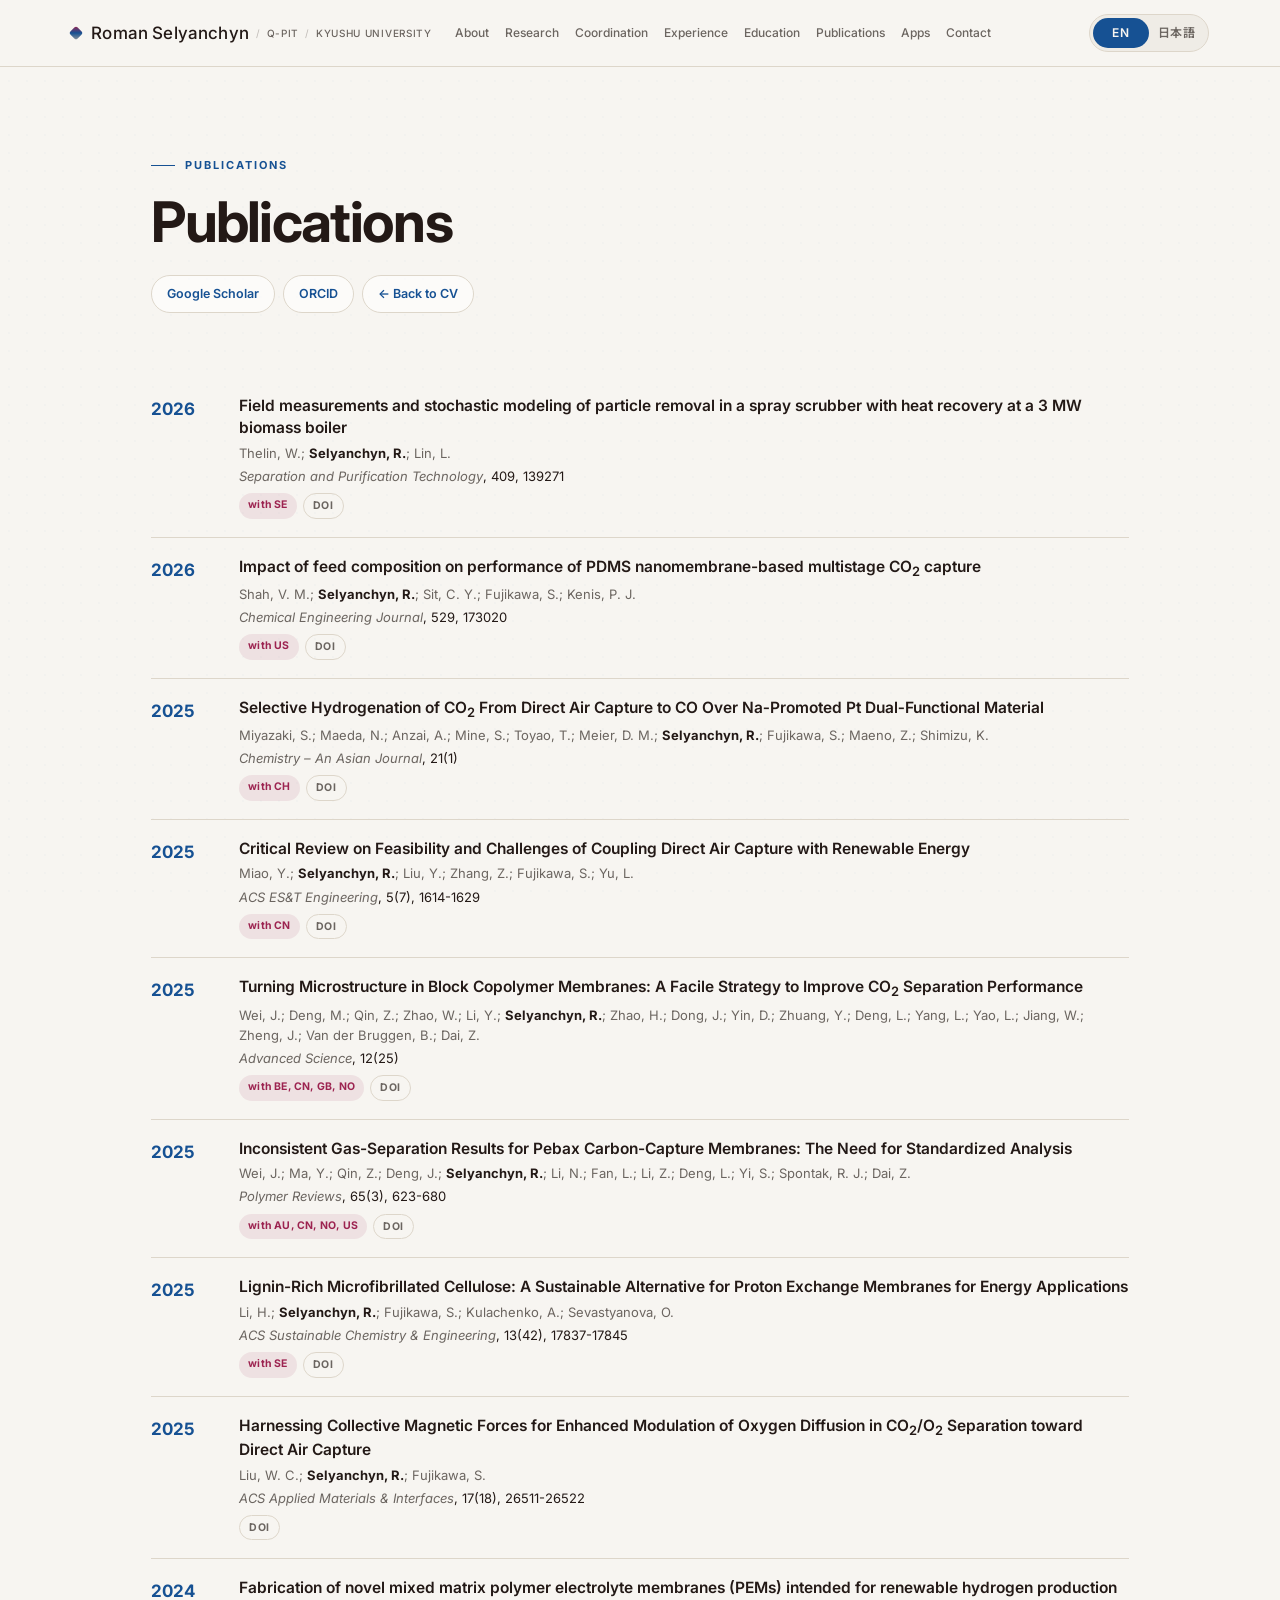
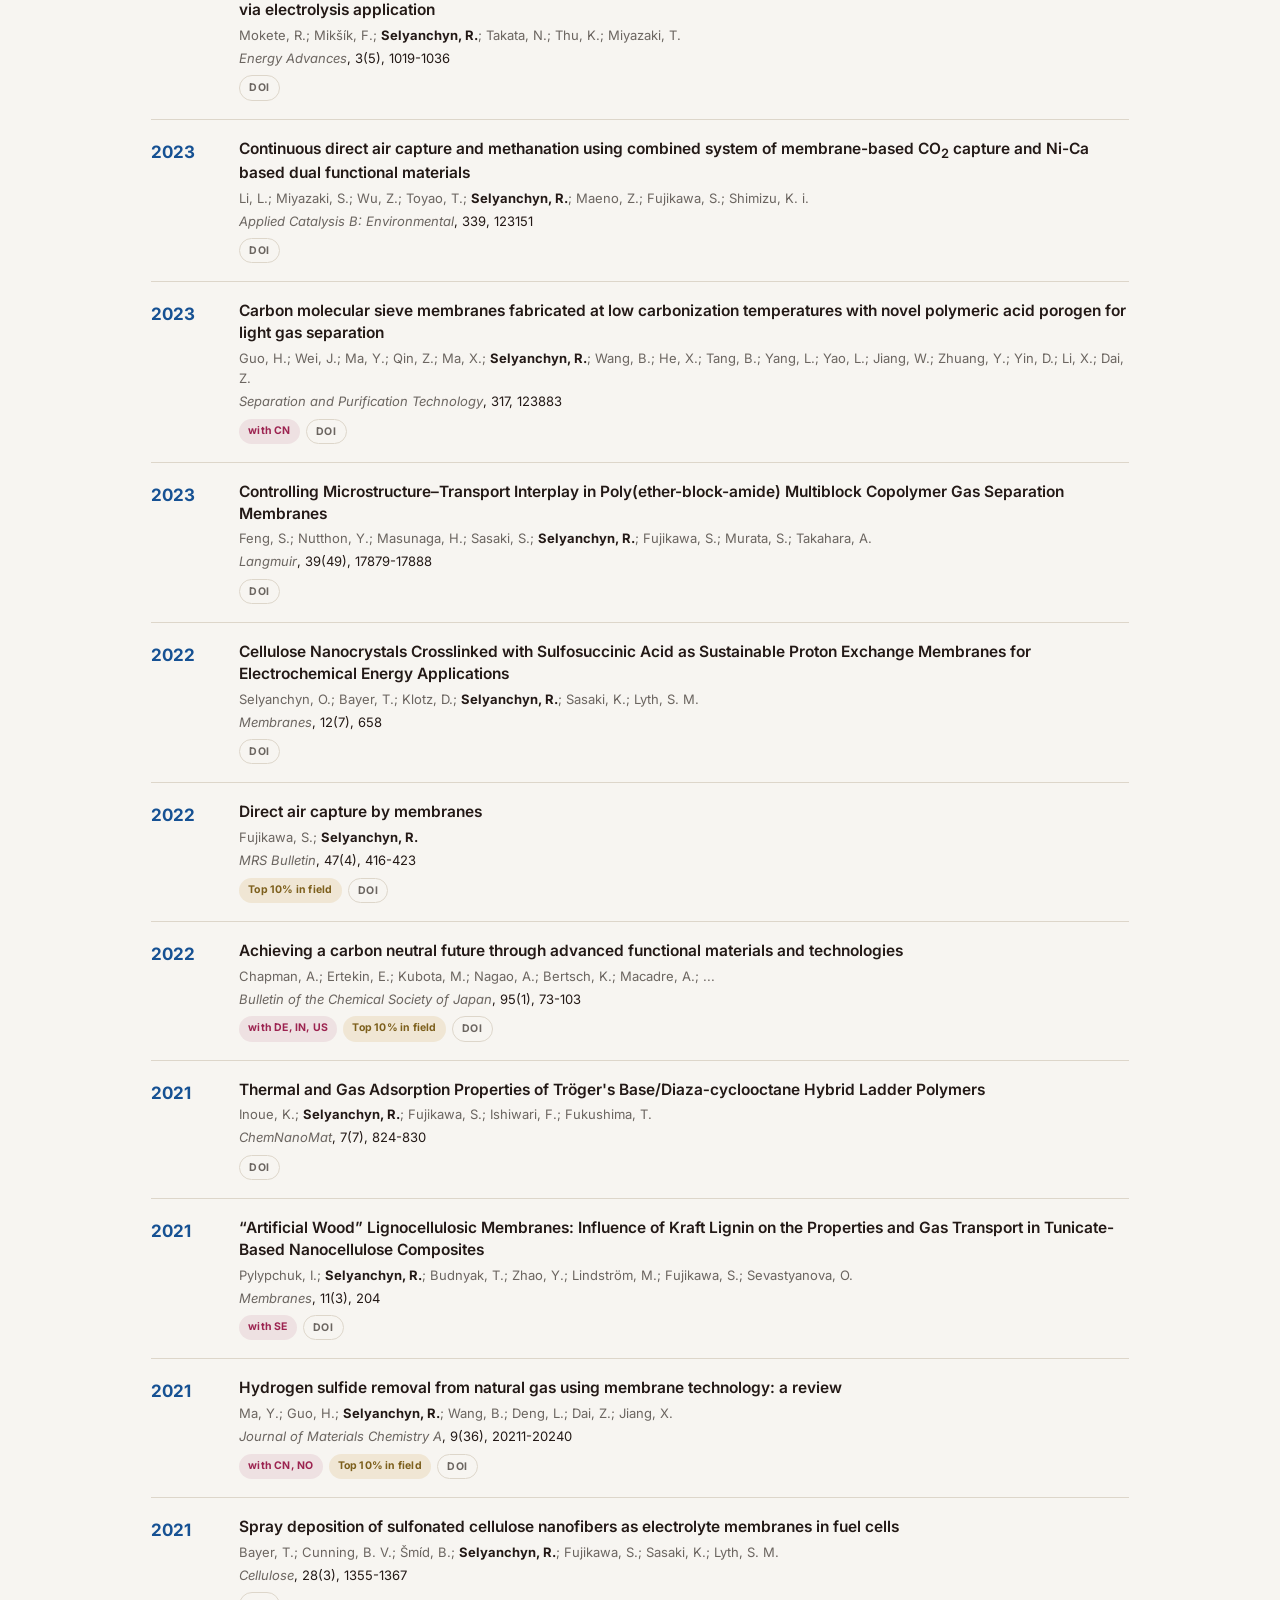
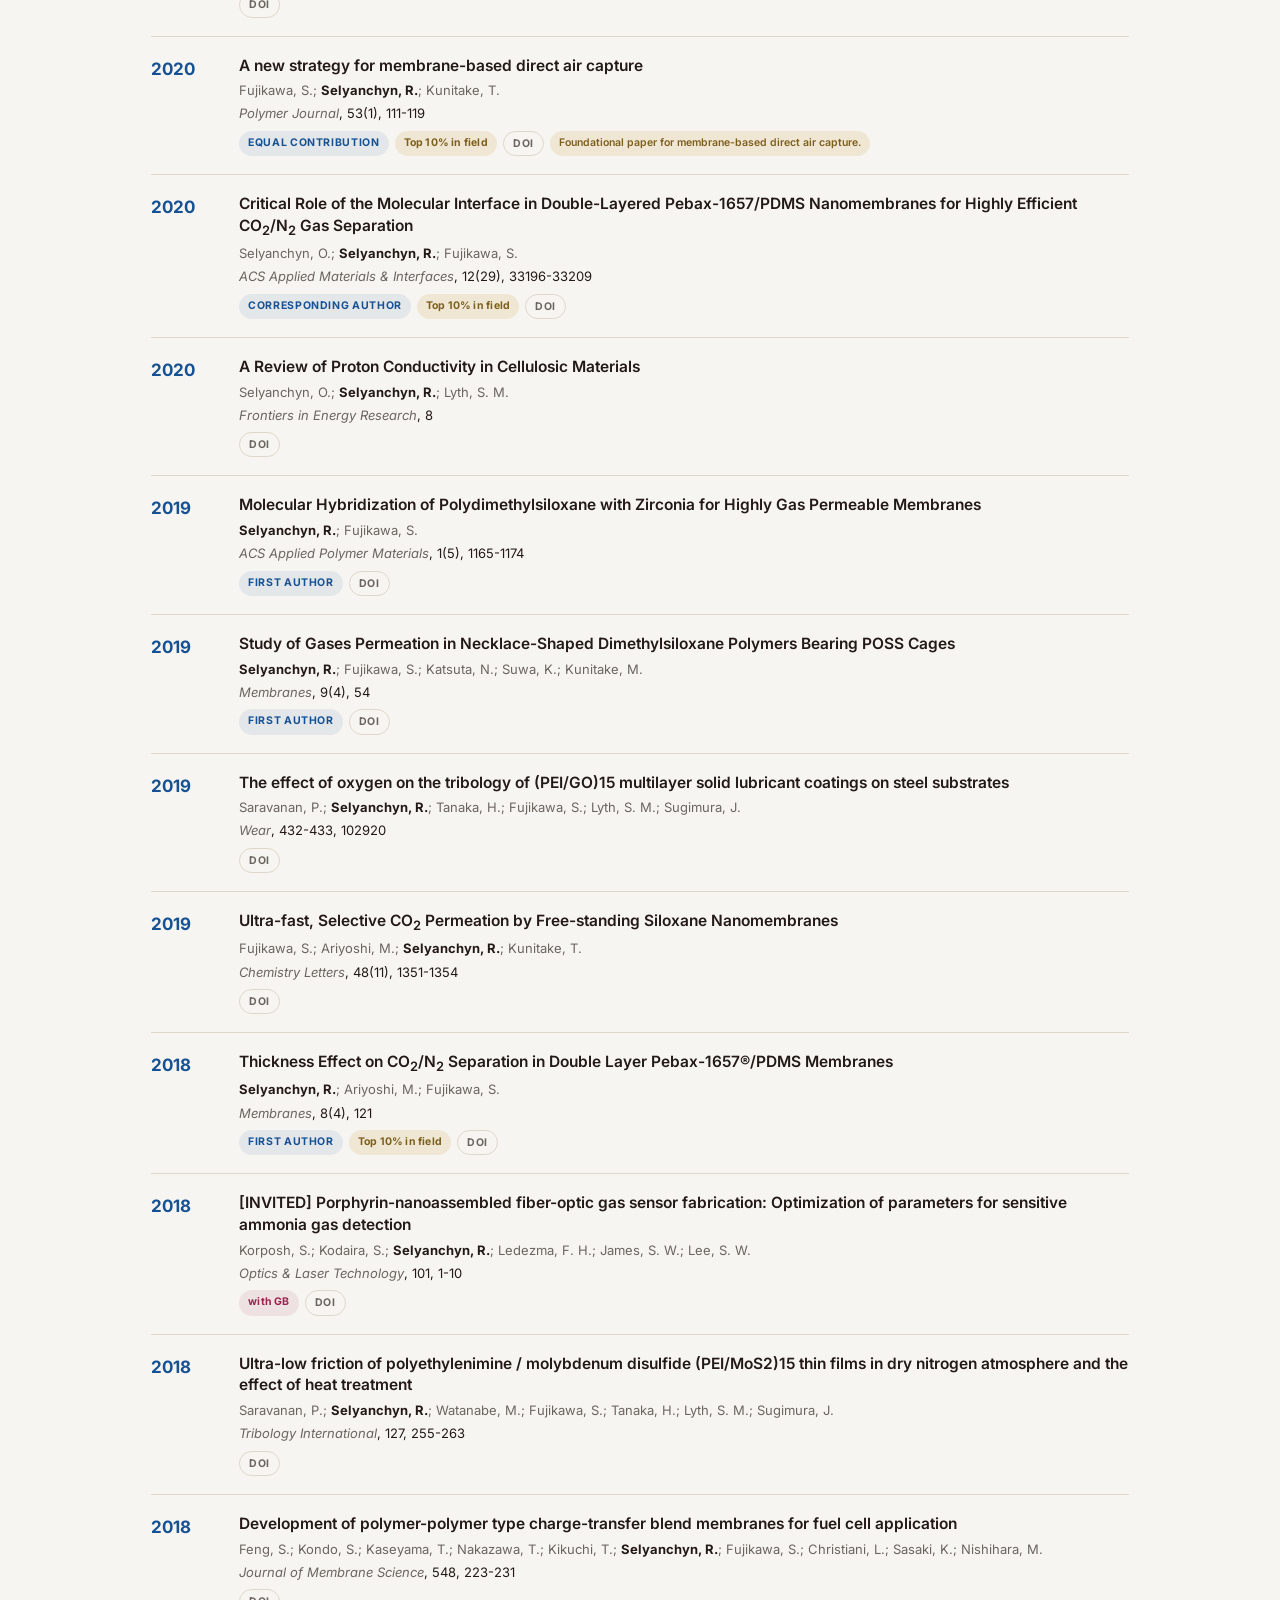
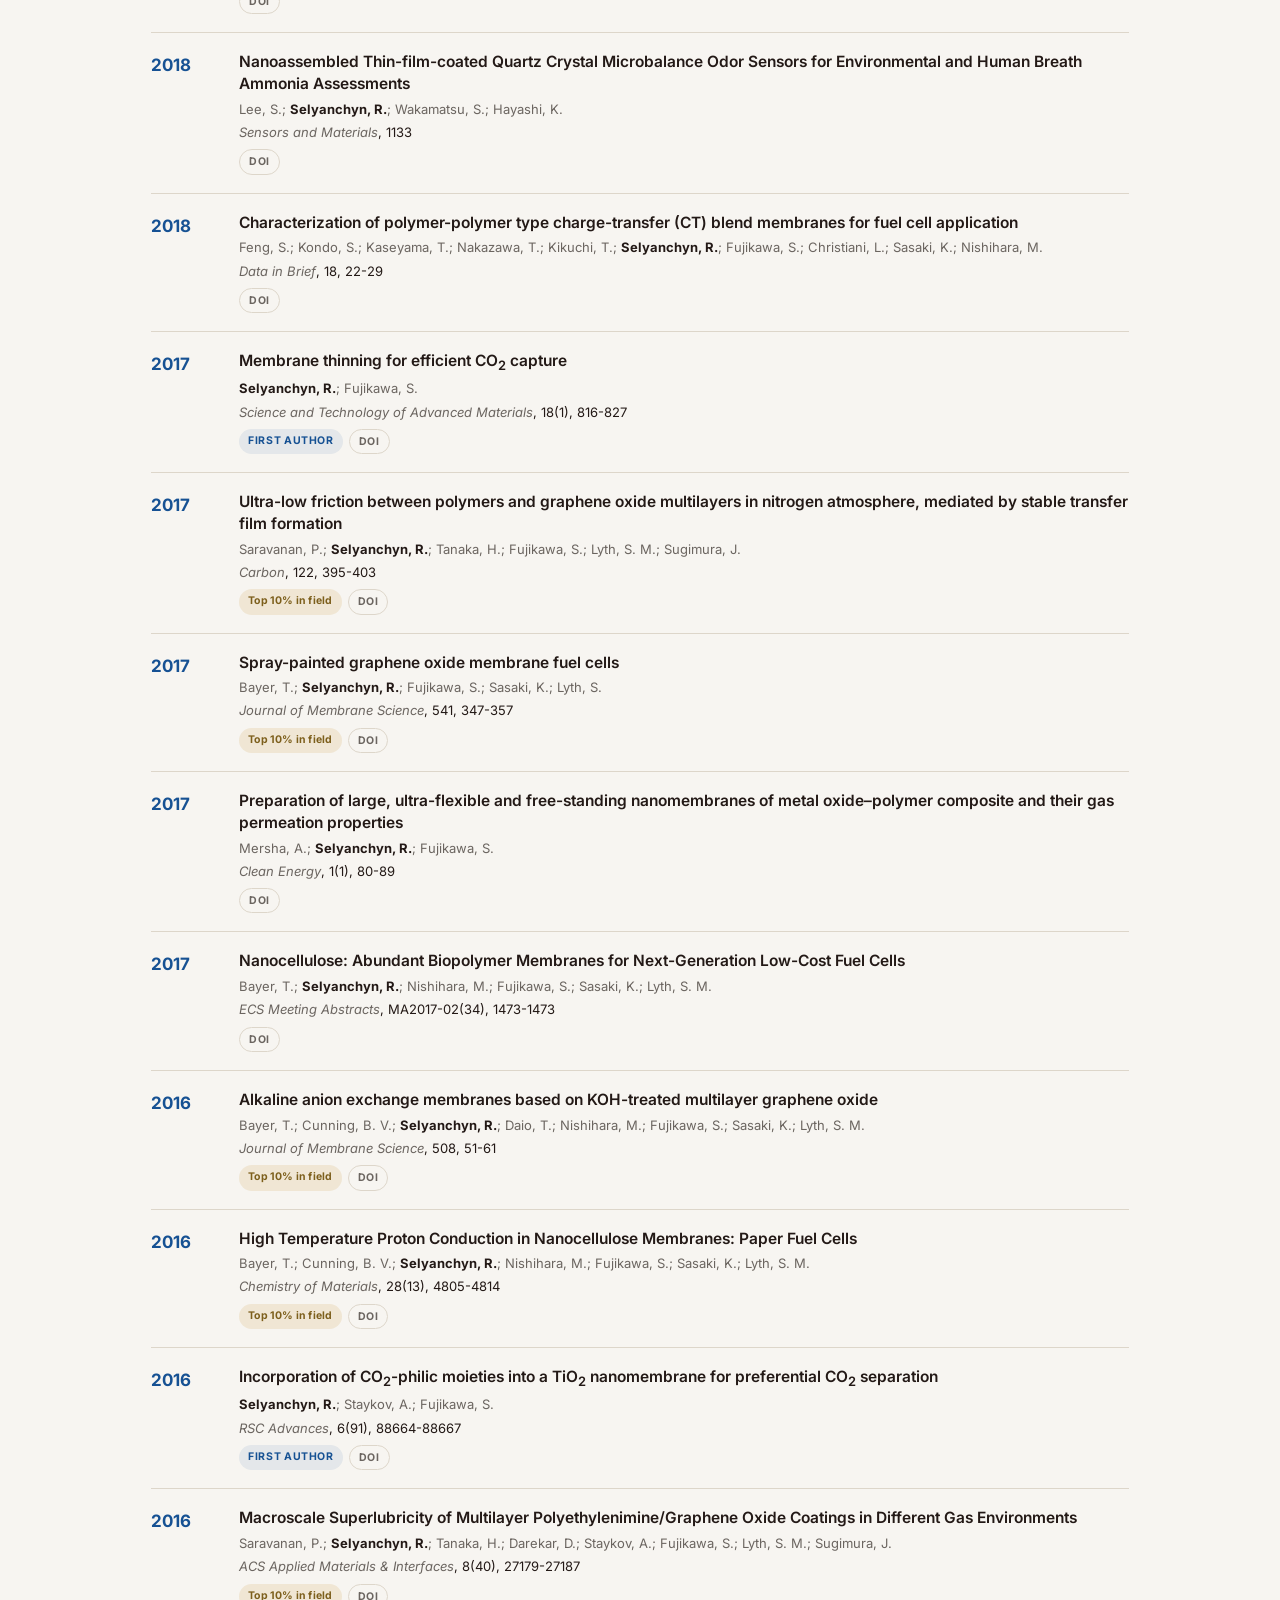
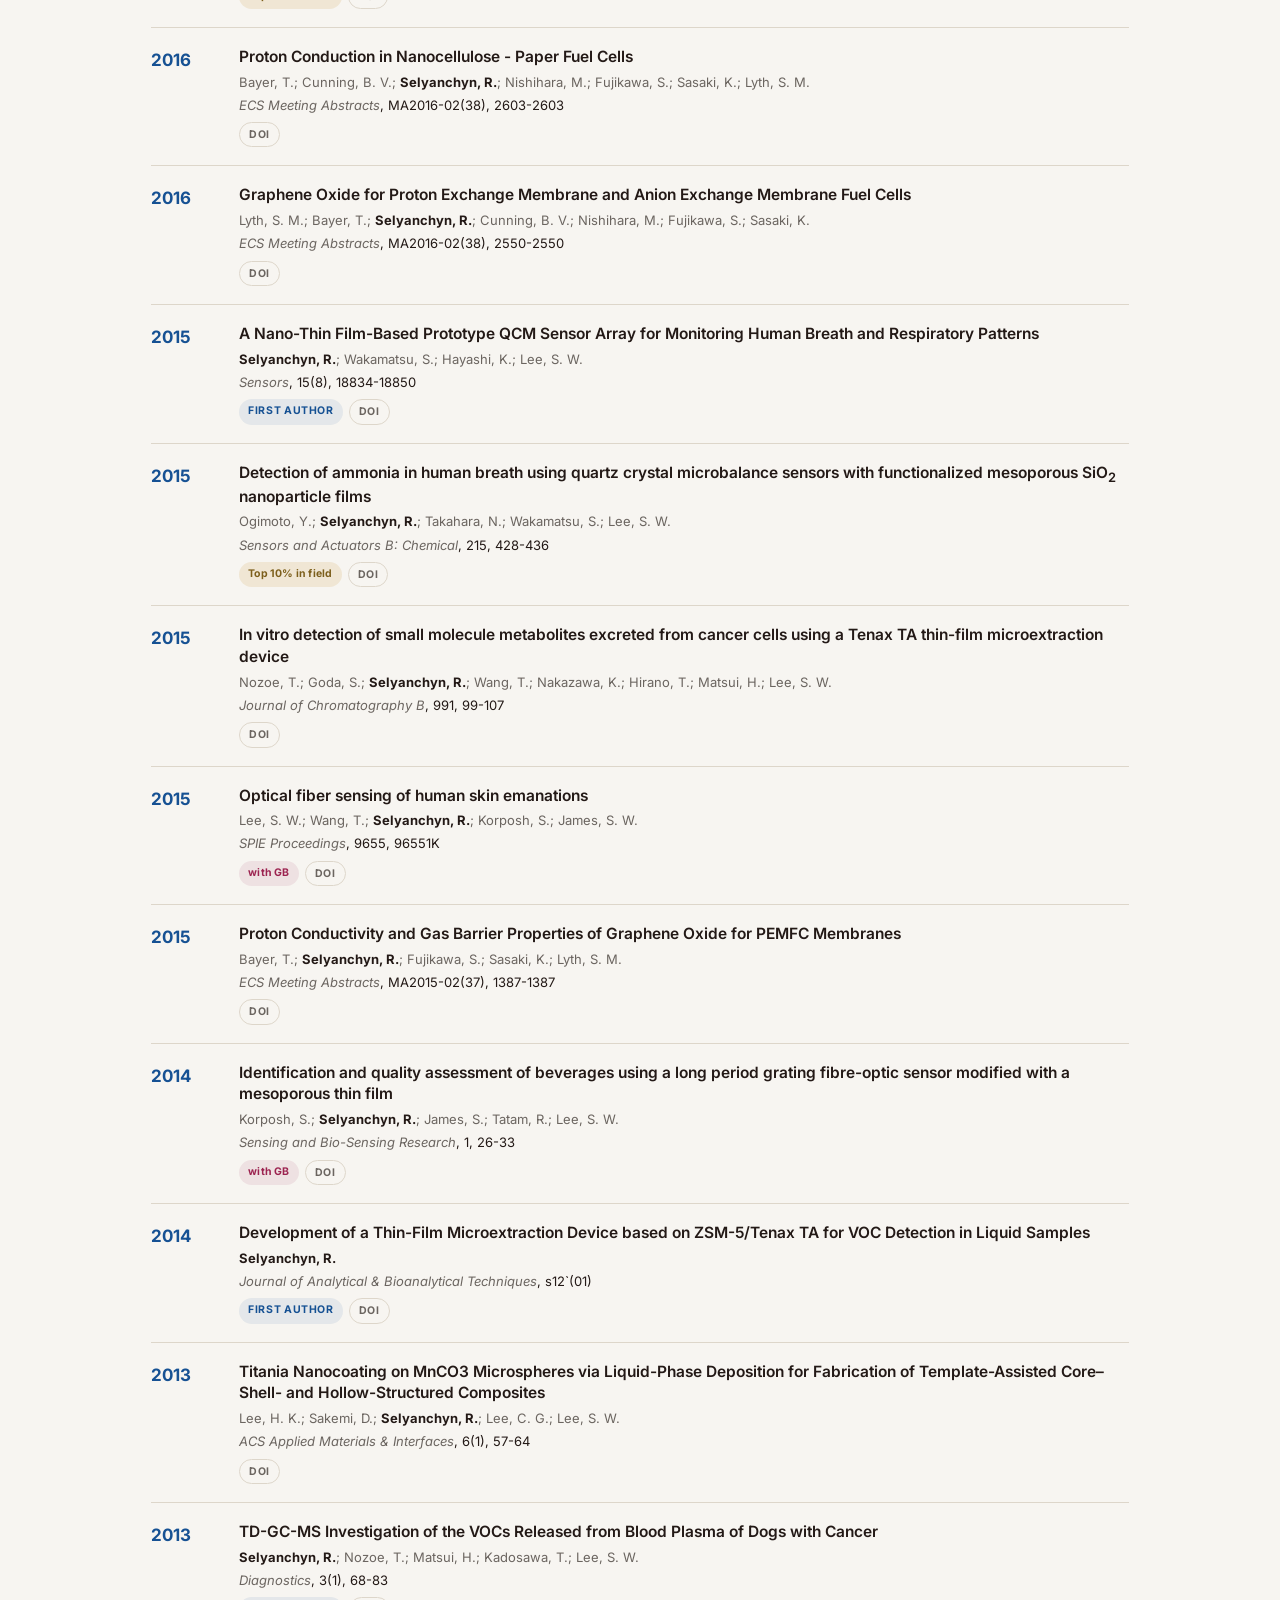
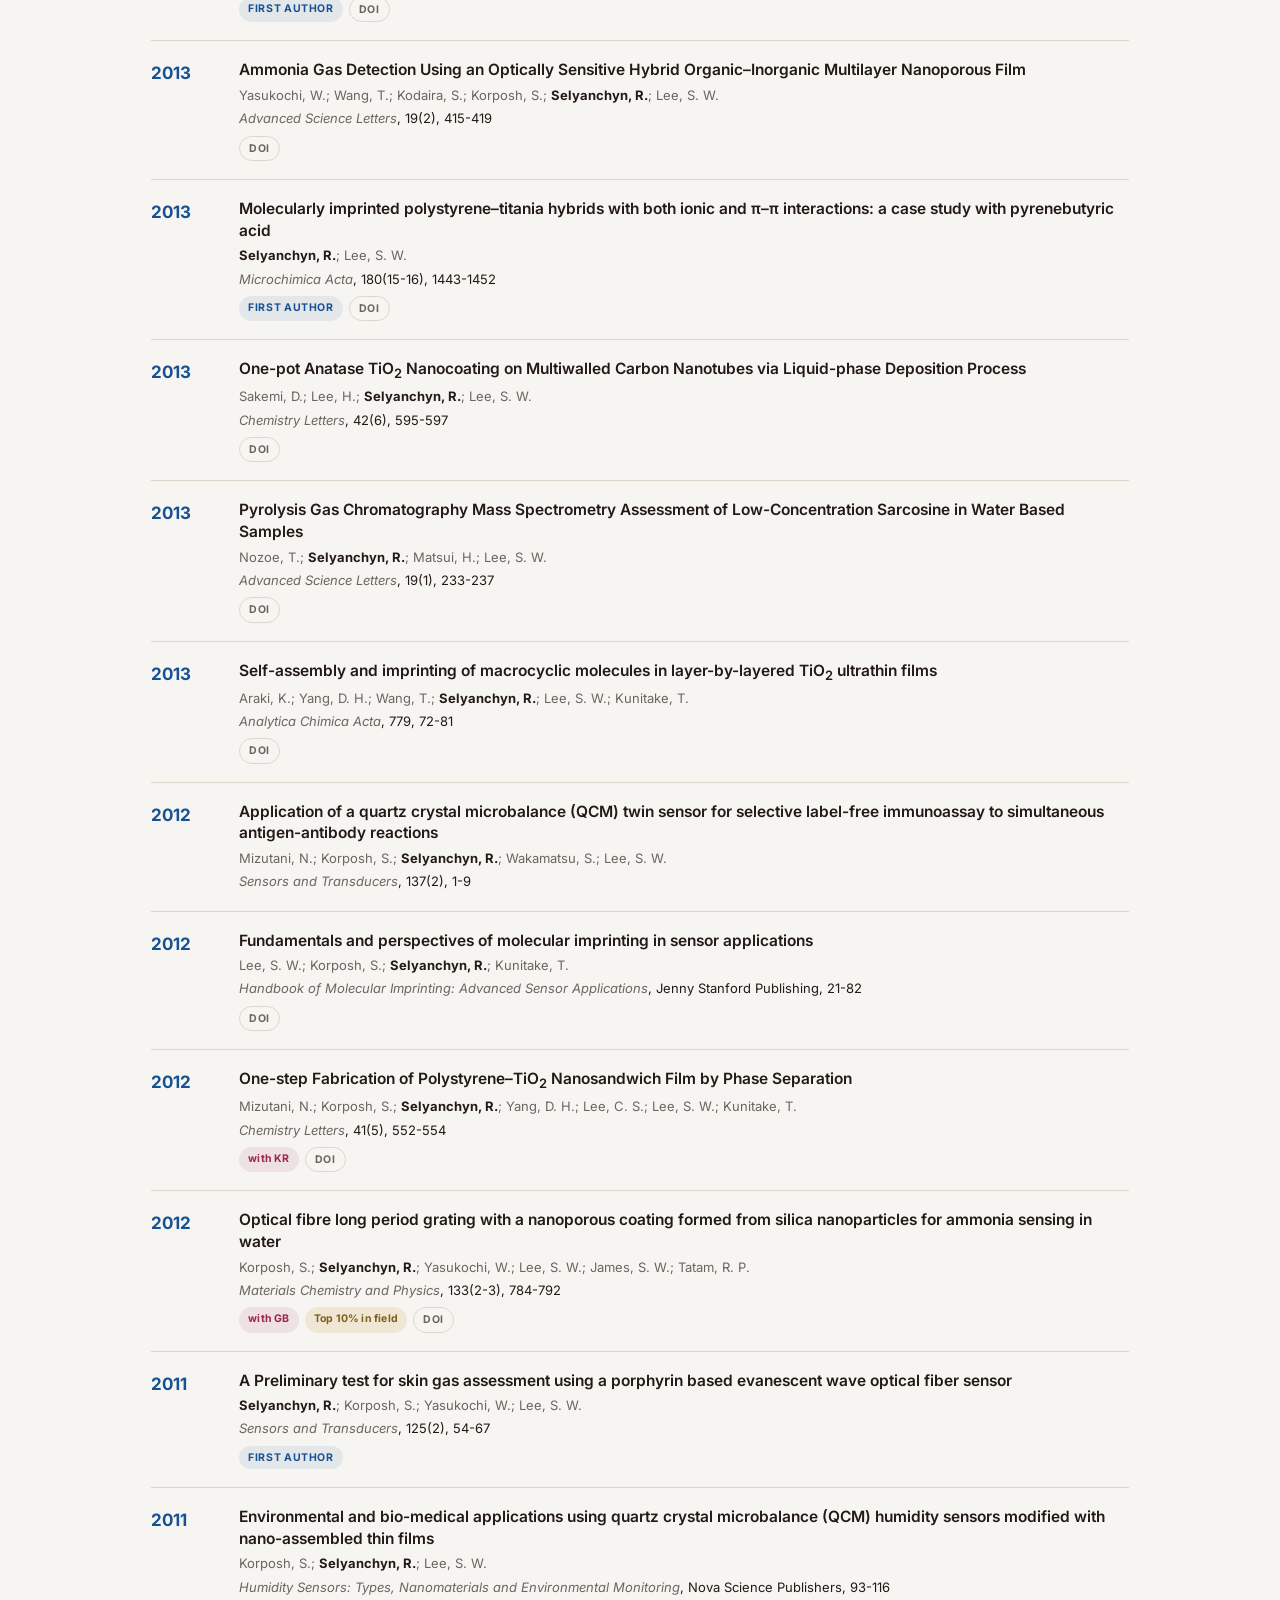
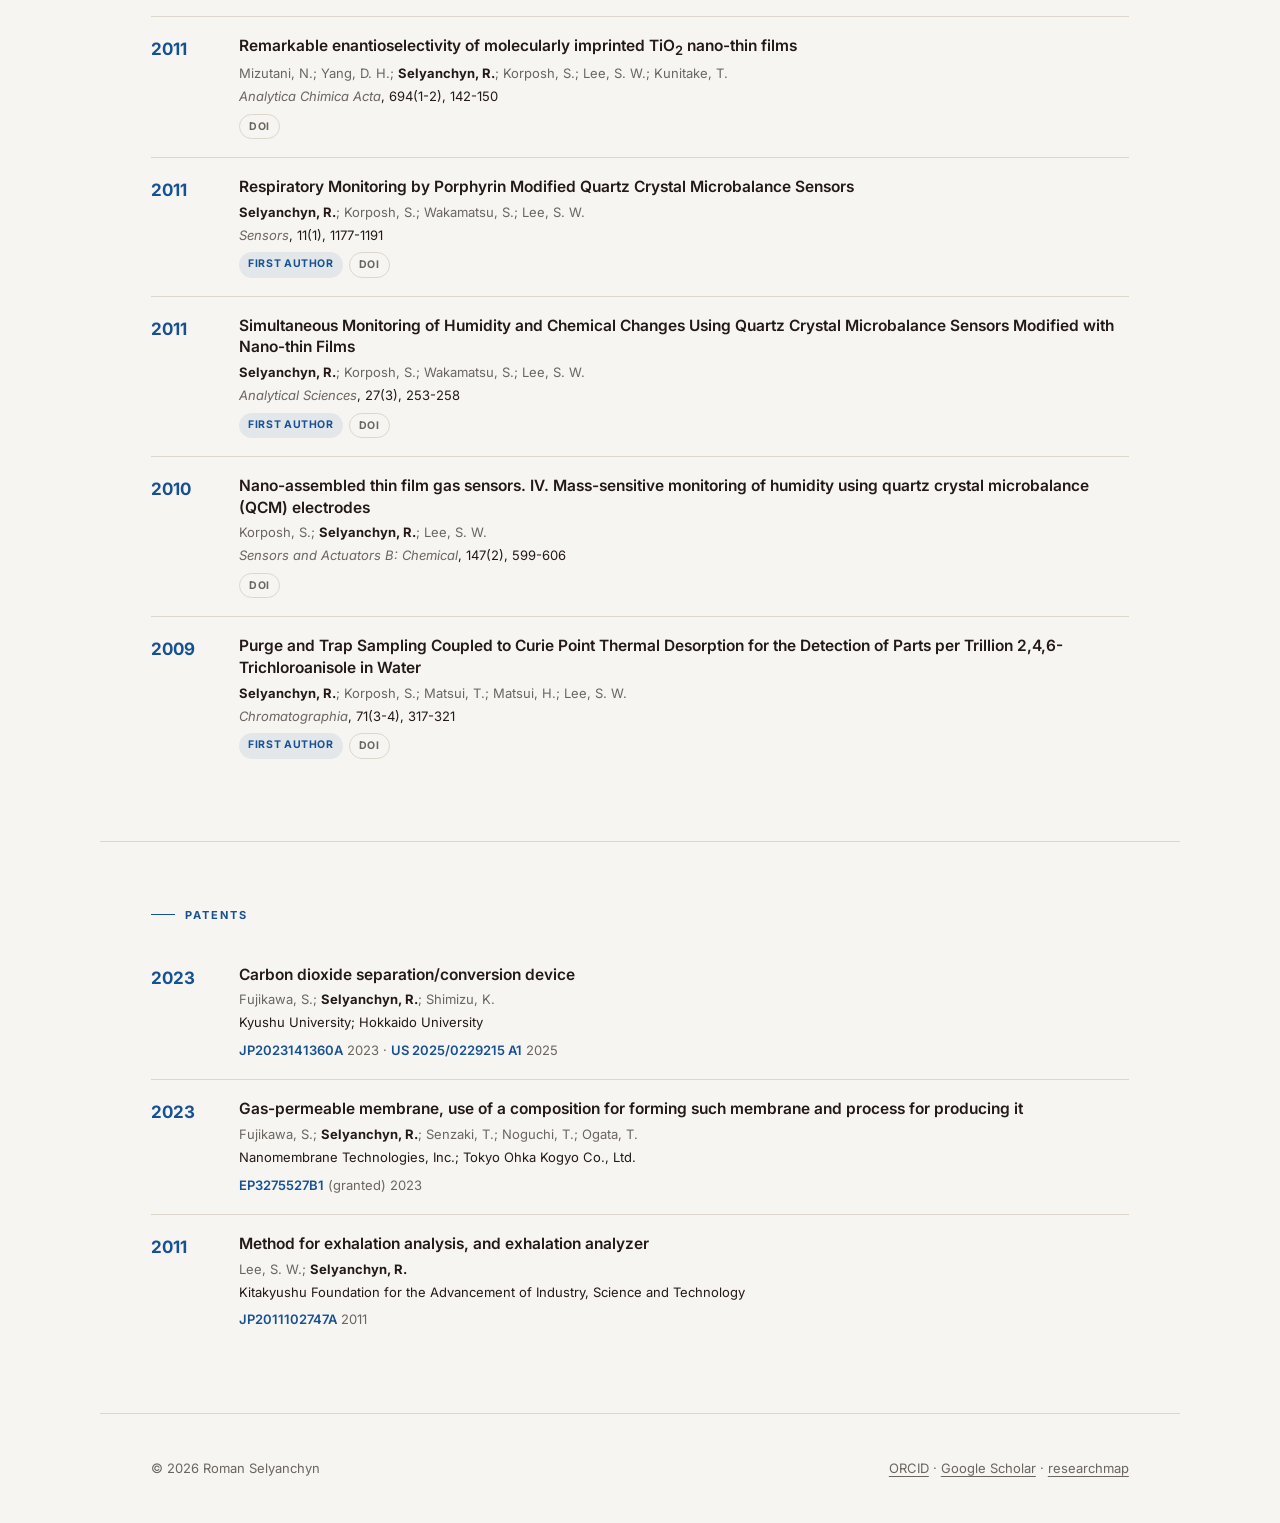
<file: publications.html>
<!doctype html>
<html lang="en">
<head>
<meta charset="utf-8">
<meta name="viewport" content="width=device-width,initial-scale=1">
<title>Roman Selyanchyn — Publications</title>
<meta name="description" content="Full list of publications by Roman Selyanchyn.">
<link rel="preconnect" href="https://fonts.googleapis.com">
<link rel="preconnect" href="https://fonts.gstatic.com" crossorigin>
<link href="https://fonts.googleapis.com/css2?family=Inter:wght@400;500;600;700&family=Noto+Sans+JP:wght@400;500;600;700&display=swap" rel="stylesheet">
<link rel="stylesheet" href="assets/css/main.css?v=a4db1af713">
</head>
<body>
<header class="topbar">
  <div class="topbar-inner">
    <div class="program-mark">
      <a class="pm-name" href="index.html">
        <span class="dot" aria-hidden="true"></span>
        <span>Roman Selyanchyn</span>
      </a>
      <small>
        <span class="pm-sep" aria-hidden="true">/</span>
        <a href="https://q-pit.kyushu-u.ac.jp/">Q-PIT</a>
        <span class="pm-sep" aria-hidden="true">/</span>
        <a href="https://www.kyushu-u.ac.jp/en/"><span data-en="Kyushu University" data-ja="九州大学">Kyushu University</span></a>
      </small>
    </div>
    <nav class="landing-nav" id="site-nav">
      <a href="index.html#about"><span data-en="About" data-ja="概要">About</span></a>
      <a href="index.html#research"><span data-en="Research" data-ja="研究">Research</span></a>
      <a href="index.html#coordination"><span data-en="Coordination" data-ja="教育・運営">Coordination</span></a>
      <a href="index.html#experience"><span data-en="Experience" data-ja="職歴">Experience</span></a>
      <a href="index.html#education"><span data-en="Education" data-ja="学歴">Education</span></a>
      <a href="publications.html"><span data-en="Publications" data-ja="研究業績">Publications</span></a>
      <a href="apps.html"><span data-en="Apps" data-ja="アプリ">Apps</span></a>
      <a href="index.html#contact"><span data-en="Contact" data-ja="連絡先">Contact</span></a>
    </nav>
    <div class="lang-toggle" id="lang-toggle" data-lang="en" role="group" aria-label="Language">
      <span class="pill" aria-hidden="true"></span>
      <button type="button" data-set-lang="en" class="is-active" aria-pressed="true">EN</button>
      <button type="button" data-set-lang="ja" aria-pressed="false">日本語</button>
    </div>
    <button type="button" class="menu-btn" aria-label="Menu" aria-expanded="false" aria-controls="site-nav">
      <svg viewBox="0 0 24 24" fill="none" stroke="currentColor" stroke-width="2" stroke-linecap="round"><path d="M3 6h18M3 12h18M3 18h18"/></svg>
    </button>
  </div>
</header>
<main>
  <section class="hero" style="grid-template-columns:1fr;padding-bottom:0">
    <div class="hero-copy">
      <p class="eyebrow"><span data-en="Publications" data-ja="研究業績">Publications</span></p>
      <h1>Publications</h1>
      <div class="hero-links">
        <a class="chip-link" href="https://scholar.google.com/citations?user=_ry05noAAAAJ&hl=en" target="_blank" rel="noopener">Google Scholar</a>
        <a class="chip-link" href="https://orcid.org/0000-0002-0846-2416" target="_blank" rel="noopener">ORCID</a>
        <a class="chip-link" href="index.html">&larr; Back to CV</a>
      </div>
    </div>
  </section>
  <section class="section">
    <div class="pub-list">
      <div class="pub">
        <div class="pub-year">2026</div>
        <div>
          <p class="pub-title"><a href="https://doi.org/10.1016/j.seppur.2026.139271" target="_blank" rel="noopener">Field measurements and stochastic modeling of particle removal in a spray scrubber with heat recovery at a 3 MW biomass boiler</a></p>
          <p class="pub-authors">Thelin, W.; <span class="me">Selyanchyn, R.</span>; Lin, L.</p>
          <p class="pub-venue"><em>Separation and Purification Technology</em>, 409, 139271</p>
          <div class="pub-badges"><span class="badge intl" data-html="1" data-en="with SE" data-ja="国際共著：SE">with SE</span><a class="badge doi" href="https://doi.org/10.1016/j.seppur.2026.139271" target="_blank" rel="noopener">DOI</a></div>
        </div>
      </div>
      <div class="pub">
        <div class="pub-year">2026</div>
        <div>
          <p class="pub-title"><a href="https://doi.org/10.1016/j.cej.2026.173020" target="_blank" rel="noopener">Impact of feed composition on performance of PDMS nanomembrane-based multistage CO<sub>2</sub> capture</a></p>
          <p class="pub-authors">Shah, V. M.; <span class="me">Selyanchyn, R.</span>; Sit, C. Y.; Fujikawa, S.; Kenis, P. J.</p>
          <p class="pub-venue"><em>Chemical Engineering Journal</em>, 529, 173020</p>
          <div class="pub-badges"><span class="badge intl" data-html="1" data-en="with US" data-ja="国際共著：US">with US</span><a class="badge doi" href="https://doi.org/10.1016/j.cej.2026.173020" target="_blank" rel="noopener">DOI</a></div>
        </div>
      </div>
      <div class="pub">
        <div class="pub-year">2025</div>
        <div>
          <p class="pub-title"><a href="https://doi.org/10.1002/asia.202500923" target="_blank" rel="noopener">Selective Hydrogenation of CO<sub>2</sub> From Direct Air Capture to CO Over Na‐Promoted Pt Dual‐Functional Material</a></p>
          <p class="pub-authors">Miyazaki, S.; Maeda, N.; Anzai, A.; Mine, S.; Toyao, T.; Meier, D. M.; <span class="me">Selyanchyn, R.</span>; Fujikawa, S.; Maeno, Z.; Shimizu, K.</p>
          <p class="pub-venue"><em>Chemistry – An Asian Journal</em>, 21(1)</p>
          <div class="pub-badges"><span class="badge intl" data-html="1" data-en="with CH" data-ja="国際共著：CH">with CH</span><a class="badge doi" href="https://doi.org/10.1002/asia.202500923" target="_blank" rel="noopener">DOI</a></div>
        </div>
      </div>
      <div class="pub">
        <div class="pub-year">2025</div>
        <div>
          <p class="pub-title"><a href="https://doi.org/10.1021/acsestengg.5c00184" target="_blank" rel="noopener">Critical Review on Feasibility and Challenges of Coupling Direct Air Capture with Renewable Energy</a></p>
          <p class="pub-authors">Miao, Y.; <span class="me">Selyanchyn, R.</span>; Liu, Y.; Zhang, Z.; Fujikawa, S.; Yu, L.</p>
          <p class="pub-venue"><em>ACS ES&amp;T Engineering</em>, 5(7), 1614-1629</p>
          <div class="pub-badges"><span class="badge intl" data-html="1" data-en="with CN" data-ja="国際共著：CN">with CN</span><a class="badge doi" href="https://doi.org/10.1021/acsestengg.5c00184" target="_blank" rel="noopener">DOI</a></div>
        </div>
      </div>
      <div class="pub">
        <div class="pub-year">2025</div>
        <div>
          <p class="pub-title"><a href="https://doi.org/10.1002/advs.202501330" target="_blank" rel="noopener">Turning Microstructure in Block Copolymer Membranes: A Facile Strategy to Improve CO<sub>2</sub> Separation Performance</a></p>
          <p class="pub-authors">Wei, J.; Deng, M.; Qin, Z.; Zhao, W.; Li, Y.; <span class="me">Selyanchyn, R.</span>; Zhao, H.; Dong, J.; Yin, D.; Zhuang, Y.; Deng, L.; Yang, L.; Yao, L.; Jiang, W.; Zheng, J.; Van der Bruggen, B.; Dai, Z.</p>
          <p class="pub-venue"><em>Advanced Science</em>, 12(25)</p>
          <div class="pub-badges"><span class="badge intl" data-html="1" data-en="with BE, CN, GB, NO" data-ja="国際共著：BE, CN, GB, NO">with BE, CN, GB, NO</span><a class="badge doi" href="https://doi.org/10.1002/advs.202501330" target="_blank" rel="noopener">DOI</a></div>
        </div>
      </div>
      <div class="pub">
        <div class="pub-year">2025</div>
        <div>
          <p class="pub-title"><a href="https://doi.org/10.1080/15583724.2025.2471487" target="_blank" rel="noopener">Inconsistent Gas-Separation Results for Pebax Carbon-Capture Membranes: The Need for Standardized Analysis</a></p>
          <p class="pub-authors">Wei, J.; Ma, Y.; Qin, Z.; Deng, J.; <span class="me">Selyanchyn, R.</span>; Li, N.; Fan, L.; Li, Z.; Deng, L.; Yi, S.; Spontak, R. J.; Dai, Z.</p>
          <p class="pub-venue"><em>Polymer Reviews</em>, 65(3), 623-680</p>
          <div class="pub-badges"><span class="badge intl" data-html="1" data-en="with AU, CN, NO, US" data-ja="国際共著：AU, CN, NO, US">with AU, CN, NO, US</span><a class="badge doi" href="https://doi.org/10.1080/15583724.2025.2471487" target="_blank" rel="noopener">DOI</a></div>
        </div>
      </div>
      <div class="pub">
        <div class="pub-year">2025</div>
        <div>
          <p class="pub-title"><a href="https://doi.org/10.1021/acssuschemeng.5c05172" target="_blank" rel="noopener">Lignin-Rich Microfibrillated Cellulose: A Sustainable Alternative for Proton Exchange Membranes for Energy Applications</a></p>
          <p class="pub-authors">Li, H.; <span class="me">Selyanchyn, R.</span>; Fujikawa, S.; Kulachenko, A.; Sevastyanova, O.</p>
          <p class="pub-venue"><em>ACS Sustainable Chemistry &amp; Engineering</em>, 13(42), 17837-17845</p>
          <div class="pub-badges"><span class="badge intl" data-html="1" data-en="with SE" data-ja="国際共著：SE">with SE</span><a class="badge doi" href="https://doi.org/10.1021/acssuschemeng.5c05172" target="_blank" rel="noopener">DOI</a></div>
        </div>
      </div>
      <div class="pub">
        <div class="pub-year">2025</div>
        <div>
          <p class="pub-title"><a href="https://doi.org/10.1021/acsami.4c22235" target="_blank" rel="noopener">Harnessing Collective Magnetic Forces for Enhanced Modulation of Oxygen Diffusion in CO<sub>2</sub>/O<sub>2</sub> Separation toward Direct Air Capture</a></p>
          <p class="pub-authors">Liu, W. C.; <span class="me">Selyanchyn, R.</span>; Fujikawa, S.</p>
          <p class="pub-venue"><em>ACS Applied Materials &amp; Interfaces</em>, 17(18), 26511-26522</p>
          <div class="pub-badges"><a class="badge doi" href="https://doi.org/10.1021/acsami.4c22235" target="_blank" rel="noopener">DOI</a></div>
        </div>
      </div>
      <div class="pub">
        <div class="pub-year">2024</div>
        <div>
          <p class="pub-title"><a href="https://doi.org/10.1039/d3ya00503h" target="_blank" rel="noopener">Fabrication of novel mixed matrix polymer electrolyte membranes (PEMs) intended for renewable hydrogen production via electrolysis application</a></p>
          <p class="pub-authors">Mokete, R.; Mikšík, F.; <span class="me">Selyanchyn, R.</span>; Takata, N.; Thu, K.; Miyazaki, T.</p>
          <p class="pub-venue"><em>Energy Advances</em>, 3(5), 1019-1036</p>
          <div class="pub-badges"><a class="badge doi" href="https://doi.org/10.1039/d3ya00503h" target="_blank" rel="noopener">DOI</a></div>
        </div>
      </div>
      <div class="pub">
        <div class="pub-year">2023</div>
        <div>
          <p class="pub-title"><a href="https://doi.org/10.1016/j.apcatb.2023.123151" target="_blank" rel="noopener">Continuous direct air capture and methanation using combined system of membrane-based CO<sub>2</sub> capture and Ni-Ca based dual functional materials</a></p>
          <p class="pub-authors">Li, L.; Miyazaki, S.; Wu, Z.; Toyao, T.; <span class="me">Selyanchyn, R.</span>; Maeno, Z.; Fujikawa, S.; Shimizu, K. i.</p>
          <p class="pub-venue"><em>Applied Catalysis B: Environmental</em>, 339, 123151</p>
          <div class="pub-badges"><a class="badge doi" href="https://doi.org/10.1016/j.apcatb.2023.123151" target="_blank" rel="noopener">DOI</a></div>
        </div>
      </div>
      <div class="pub">
        <div class="pub-year">2023</div>
        <div>
          <p class="pub-title"><a href="https://doi.org/10.1016/j.seppur.2023.123883" target="_blank" rel="noopener">Carbon molecular sieve membranes fabricated at low carbonization temperatures with novel polymeric acid porogen for light gas separation</a></p>
          <p class="pub-authors">Guo, H.; Wei, J.; Ma, Y.; Qin, Z.; Ma, X.; <span class="me">Selyanchyn, R.</span>; Wang, B.; He, X.; Tang, B.; Yang, L.; Yao, L.; Jiang, W.; Zhuang, Y.; Yin, D.; Li, X.; Dai, Z.</p>
          <p class="pub-venue"><em>Separation and Purification Technology</em>, 317, 123883</p>
          <div class="pub-badges"><span class="badge intl" data-html="1" data-en="with CN" data-ja="国際共著：CN">with CN</span><a class="badge doi" href="https://doi.org/10.1016/j.seppur.2023.123883" target="_blank" rel="noopener">DOI</a></div>
        </div>
      </div>
      <div class="pub">
        <div class="pub-year">2023</div>
        <div>
          <p class="pub-title"><a href="https://doi.org/10.1021/acs.langmuir.3c02516" target="_blank" rel="noopener">Controlling Microstructure–Transport Interplay in Poly(ether-block-amide) Multiblock Copolymer Gas Separation Membranes</a></p>
          <p class="pub-authors">Feng, S.; Nutthon, Y.; Masunaga, H.; Sasaki, S.; <span class="me">Selyanchyn, R.</span>; Fujikawa, S.; Murata, S.; Takahara, A.</p>
          <p class="pub-venue"><em>Langmuir</em>, 39(49), 17879-17888</p>
          <div class="pub-badges"><a class="badge doi" href="https://doi.org/10.1021/acs.langmuir.3c02516" target="_blank" rel="noopener">DOI</a></div>
        </div>
      </div>
      <div class="pub">
        <div class="pub-year">2022</div>
        <div>
          <p class="pub-title"><a href="https://doi.org/10.3390/membranes12070658" target="_blank" rel="noopener">Cellulose Nanocrystals Crosslinked with Sulfosuccinic Acid as Sustainable Proton Exchange Membranes for Electrochemical Energy Applications</a></p>
          <p class="pub-authors">Selyanchyn, O.; Bayer, T.; Klotz, D.; <span class="me">Selyanchyn, R.</span>; Sasaki, K.; Lyth, S. M.</p>
          <p class="pub-venue"><em>Membranes</em>, 12(7), 658</p>
          <div class="pub-badges"><a class="badge doi" href="https://doi.org/10.3390/membranes12070658" target="_blank" rel="noopener">DOI</a></div>
        </div>
      </div>
      <div class="pub">
        <div class="pub-year">2022</div>
        <div>
          <p class="pub-title"><a href="https://doi.org/10.1557/s43577-022-00313-6" target="_blank" rel="noopener">Direct air capture by membranes</a></p>
          <p class="pub-authors">Fujikawa, S.; <span class="me">Selyanchyn, R.</span></p>
          <p class="pub-venue"><em>MRS Bulletin</em>, 47(4), 416-423</p>
          <div class="pub-badges"><span class="badge cited"><span data-en="Top 10% in field" data-ja="分野別 被引用上位10%">Top 10% in field</span></span><a class="badge doi" href="https://doi.org/10.1557/s43577-022-00313-6" target="_blank" rel="noopener">DOI</a></div>
        </div>
      </div>
      <div class="pub">
        <div class="pub-year">2022</div>
        <div>
          <p class="pub-title"><a href="https://doi.org/10.1246/bcsj.20210323" target="_blank" rel="noopener">Achieving a carbon neutral future through advanced functional materials and technologies</a></p>
          <p class="pub-authors">Chapman, A.; Ertekin, E.; Kubota, M.; Nagao, A.; Bertsch, K.; Macadre, A.; ...</p>
          <p class="pub-venue"><em>Bulletin of the Chemical Society of Japan</em>, 95(1), 73-103</p>
          <div class="pub-badges"><span class="badge intl" data-html="1" data-en="with DE, IN, US" data-ja="国際共著：DE, IN, US">with DE, IN, US</span><span class="badge cited"><span data-en="Top 10% in field" data-ja="分野別 被引用上位10%">Top 10% in field</span></span><a class="badge doi" href="https://doi.org/10.1246/bcsj.20210323" target="_blank" rel="noopener">DOI</a></div>
        </div>
      </div>
      <div class="pub">
        <div class="pub-year">2021</div>
        <div>
          <p class="pub-title"><a href="https://doi.org/10.1002/cnma.202100151" target="_blank" rel="noopener">Thermal and Gas Adsorption Properties of Tröger&#x27;s Base/Diaza‐cyclooctane Hybrid Ladder Polymers</a></p>
          <p class="pub-authors">Inoue, K.; <span class="me">Selyanchyn, R.</span>; Fujikawa, S.; Ishiwari, F.; Fukushima, T.</p>
          <p class="pub-venue"><em>ChemNanoMat</em>, 7(7), 824-830</p>
          <div class="pub-badges"><a class="badge doi" href="https://doi.org/10.1002/cnma.202100151" target="_blank" rel="noopener">DOI</a></div>
        </div>
      </div>
      <div class="pub">
        <div class="pub-year">2021</div>
        <div>
          <p class="pub-title"><a href="https://doi.org/10.3390/membranes11030204" target="_blank" rel="noopener">“Artificial Wood” Lignocellulosic Membranes: Influence of Kraft Lignin on the Properties and Gas Transport in Tunicate-Based Nanocellulose Composites</a></p>
          <p class="pub-authors">Pylypchuk, I.; <span class="me">Selyanchyn, R.</span>; Budnyak, T.; Zhao, Y.; Lindström, M.; Fujikawa, S.; Sevastyanova, O.</p>
          <p class="pub-venue"><em>Membranes</em>, 11(3), 204</p>
          <div class="pub-badges"><span class="badge intl" data-html="1" data-en="with SE" data-ja="国際共著：SE">with SE</span><a class="badge doi" href="https://doi.org/10.3390/membranes11030204" target="_blank" rel="noopener">DOI</a></div>
        </div>
      </div>
      <div class="pub">
        <div class="pub-year">2021</div>
        <div>
          <p class="pub-title"><a href="https://doi.org/10.1039/d1ta04693d" target="_blank" rel="noopener">Hydrogen sulfide removal from natural gas using membrane technology: a review</a></p>
          <p class="pub-authors">Ma, Y.; Guo, H.; <span class="me">Selyanchyn, R.</span>; Wang, B.; Deng, L.; Dai, Z.; Jiang, X.</p>
          <p class="pub-venue"><em>Journal of Materials Chemistry A</em>, 9(36), 20211-20240</p>
          <div class="pub-badges"><span class="badge intl" data-html="1" data-en="with CN, NO" data-ja="国際共著：CN, NO">with CN, NO</span><span class="badge cited"><span data-en="Top 10% in field" data-ja="分野別 被引用上位10%">Top 10% in field</span></span><a class="badge doi" href="https://doi.org/10.1039/d1ta04693d" target="_blank" rel="noopener">DOI</a></div>
        </div>
      </div>
      <div class="pub">
        <div class="pub-year">2021</div>
        <div>
          <p class="pub-title"><a href="https://doi.org/10.1007/s10570-020-03593-w" target="_blank" rel="noopener">Spray deposition of sulfonated cellulose nanofibers as electrolyte membranes in fuel cells</a></p>
          <p class="pub-authors">Bayer, T.; Cunning, B. V.; Šmíd, B.; <span class="me">Selyanchyn, R.</span>; Fujikawa, S.; Sasaki, K.; Lyth, S. M.</p>
          <p class="pub-venue"><em>Cellulose</em>, 28(3), 1355-1367</p>
          <div class="pub-badges"><a class="badge doi" href="https://doi.org/10.1007/s10570-020-03593-w" target="_blank" rel="noopener">DOI</a></div>
        </div>
      </div>
      <div class="pub">
        <div class="pub-year">2020</div>
        <div>
          <p class="pub-title"><a href="https://doi.org/10.1038/s41428-020-00429-z" target="_blank" rel="noopener">A new strategy for membrane-based direct air capture</a></p>
          <p class="pub-authors">Fujikawa, S.; <span class="me">Selyanchyn, R.</span>; Kunitake, T.</p>
          <p class="pub-venue"><em>Polymer Journal</em>, 53(1), 111-119</p>
          <div class="pub-badges"><span class="badge role"><span data-en="Equal contribution" data-ja="同等貢献">Equal contribution</span></span><span class="badge cited"><span data-en="Top 10% in field" data-ja="分野別 被引用上位10%">Top 10% in field</span></span><a class="badge doi" href="https://doi.org/10.1038/s41428-020-00429-z" target="_blank" rel="noopener">DOI</a><span class="badge note">Foundational paper for membrane-based direct air capture.</span></div>
        </div>
      </div>
      <div class="pub">
        <div class="pub-year">2020</div>
        <div>
          <p class="pub-title"><a href="https://doi.org/10.1021/acsami.0c07344" target="_blank" rel="noopener">Critical Role of the Molecular Interface in Double-Layered Pebax-1657/PDMS Nanomembranes for Highly Efficient CO<sub>2</sub>/N<sub>2</sub> Gas Separation</a></p>
          <p class="pub-authors">Selyanchyn, O.; <span class="me">Selyanchyn, R.</span>; Fujikawa, S.</p>
          <p class="pub-venue"><em>ACS Applied Materials &amp; Interfaces</em>, 12(29), 33196-33209</p>
          <div class="pub-badges"><span class="badge role"><span data-en="Corresponding author" data-ja="責任著者">Corresponding author</span></span><span class="badge cited"><span data-en="Top 10% in field" data-ja="分野別 被引用上位10%">Top 10% in field</span></span><a class="badge doi" href="https://doi.org/10.1021/acsami.0c07344" target="_blank" rel="noopener">DOI</a></div>
        </div>
      </div>
      <div class="pub">
        <div class="pub-year">2020</div>
        <div>
          <p class="pub-title"><a href="https://doi.org/10.3389/fenrg.2020.596164" target="_blank" rel="noopener">A Review of Proton Conductivity in Cellulosic Materials</a></p>
          <p class="pub-authors">Selyanchyn, O.; <span class="me">Selyanchyn, R.</span>; Lyth, S. M.</p>
          <p class="pub-venue"><em>Frontiers in Energy Research</em>, 8</p>
          <div class="pub-badges"><a class="badge doi" href="https://doi.org/10.3389/fenrg.2020.596164" target="_blank" rel="noopener">DOI</a></div>
        </div>
      </div>
      <div class="pub">
        <div class="pub-year">2019</div>
        <div>
          <p class="pub-title"><a href="https://doi.org/10.1021/acsapm.9b00178" target="_blank" rel="noopener">Molecular Hybridization of Polydimethylsiloxane with Zirconia for Highly Gas Permeable Membranes</a></p>
          <p class="pub-authors"><span class="me">Selyanchyn, R.</span>; Fujikawa, S.</p>
          <p class="pub-venue"><em>ACS Applied Polymer Materials</em>, 1(5), 1165-1174</p>
          <div class="pub-badges"><span class="badge role"><span data-en="First author" data-ja="筆頭著者">First author</span></span><a class="badge doi" href="https://doi.org/10.1021/acsapm.9b00178" target="_blank" rel="noopener">DOI</a></div>
        </div>
      </div>
      <div class="pub">
        <div class="pub-year">2019</div>
        <div>
          <p class="pub-title"><a href="https://doi.org/10.3390/membranes9040054" target="_blank" rel="noopener">Study of Gases Permeation in Necklace-Shaped Dimethylsiloxane Polymers Bearing POSS Cages</a></p>
          <p class="pub-authors"><span class="me">Selyanchyn, R.</span>; Fujikawa, S.; Katsuta, N.; Suwa, K.; Kunitake, M.</p>
          <p class="pub-venue"><em>Membranes</em>, 9(4), 54</p>
          <div class="pub-badges"><span class="badge role"><span data-en="First author" data-ja="筆頭著者">First author</span></span><a class="badge doi" href="https://doi.org/10.3390/membranes9040054" target="_blank" rel="noopener">DOI</a></div>
        </div>
      </div>
      <div class="pub">
        <div class="pub-year">2019</div>
        <div>
          <p class="pub-title"><a href="https://doi.org/10.1016/j.wear.2019.05.035" target="_blank" rel="noopener">The effect of oxygen on the tribology of (PEI/GO)15 multilayer solid lubricant coatings on steel substrates</a></p>
          <p class="pub-authors">Saravanan, P.; <span class="me">Selyanchyn, R.</span>; Tanaka, H.; Fujikawa, S.; Lyth, S. M.; Sugimura, J.</p>
          <p class="pub-venue"><em>Wear</em>, 432-433, 102920</p>
          <div class="pub-badges"><a class="badge doi" href="https://doi.org/10.1016/j.wear.2019.05.035" target="_blank" rel="noopener">DOI</a></div>
        </div>
      </div>
      <div class="pub">
        <div class="pub-year">2019</div>
        <div>
          <p class="pub-title"><a href="https://doi.org/10.1246/cl.190558" target="_blank" rel="noopener">Ultra-fast, Selective CO<sub>2</sub> Permeation by Free-standing Siloxane Nanomembranes</a></p>
          <p class="pub-authors">Fujikawa, S.; Ariyoshi, M.; <span class="me">Selyanchyn, R.</span>; Kunitake, T.</p>
          <p class="pub-venue"><em>Chemistry Letters</em>, 48(11), 1351-1354</p>
          <div class="pub-badges"><a class="badge doi" href="https://doi.org/10.1246/cl.190558" target="_blank" rel="noopener">DOI</a></div>
        </div>
      </div>
      <div class="pub">
        <div class="pub-year">2018</div>
        <div>
          <p class="pub-title"><a href="https://doi.org/10.3390/membranes8040121" target="_blank" rel="noopener">Thickness Effect on CO<sub>2</sub>/N<sub>2</sub> Separation in Double Layer Pebax-1657®/PDMS Membranes</a></p>
          <p class="pub-authors"><span class="me">Selyanchyn, R.</span>; Ariyoshi, M.; Fujikawa, S.</p>
          <p class="pub-venue"><em>Membranes</em>, 8(4), 121</p>
          <div class="pub-badges"><span class="badge role"><span data-en="First author" data-ja="筆頭著者">First author</span></span><span class="badge cited"><span data-en="Top 10% in field" data-ja="分野別 被引用上位10%">Top 10% in field</span></span><a class="badge doi" href="https://doi.org/10.3390/membranes8040121" target="_blank" rel="noopener">DOI</a></div>
        </div>
      </div>
      <div class="pub">
        <div class="pub-year">2018</div>
        <div>
          <p class="pub-title"><a href="https://doi.org/10.1016/j.optlastec.2017.10.027" target="_blank" rel="noopener">[INVITED] Porphyrin-nanoassembled fiber-optic gas sensor fabrication: Optimization of parameters for sensitive ammonia gas detection</a></p>
          <p class="pub-authors">Korposh, S.; Kodaira, S.; <span class="me">Selyanchyn, R.</span>; Ledezma, F. H.; James, S. W.; Lee, S. W.</p>
          <p class="pub-venue"><em>Optics &amp; Laser Technology</em>, 101, 1-10</p>
          <div class="pub-badges"><span class="badge intl" data-html="1" data-en="with GB" data-ja="国際共著：GB">with GB</span><a class="badge doi" href="https://doi.org/10.1016/j.optlastec.2017.10.027" target="_blank" rel="noopener">DOI</a></div>
        </div>
      </div>
      <div class="pub">
        <div class="pub-year">2018</div>
        <div>
          <p class="pub-title"><a href="https://doi.org/10.1016/j.triboint.2018.06.003" target="_blank" rel="noopener">Ultra-low friction of polyethylenimine / molybdenum disulfide (PEI/MoS2)15 thin films in dry nitrogen atmosphere and the effect of heat treatment</a></p>
          <p class="pub-authors">Saravanan, P.; <span class="me">Selyanchyn, R.</span>; Watanabe, M.; Fujikawa, S.; Tanaka, H.; Lyth, S. M.; Sugimura, J.</p>
          <p class="pub-venue"><em>Tribology International</em>, 127, 255-263</p>
          <div class="pub-badges"><a class="badge doi" href="https://doi.org/10.1016/j.triboint.2018.06.003" target="_blank" rel="noopener">DOI</a></div>
        </div>
      </div>
      <div class="pub">
        <div class="pub-year">2018</div>
        <div>
          <p class="pub-title"><a href="https://doi.org/10.1016/j.memsci.2017.11.025" target="_blank" rel="noopener">Development of polymer-polymer type charge-transfer blend membranes for fuel cell application</a></p>
          <p class="pub-authors">Feng, S.; Kondo, S.; Kaseyama, T.; Nakazawa, T.; Kikuchi, T.; <span class="me">Selyanchyn, R.</span>; Fujikawa, S.; Christiani, L.; Sasaki, K.; Nishihara, M.</p>
          <p class="pub-venue"><em>Journal of Membrane Science</em>, 548, 223-231</p>
          <div class="pub-badges"><a class="badge doi" href="https://doi.org/10.1016/j.memsci.2017.11.025" target="_blank" rel="noopener">DOI</a></div>
        </div>
      </div>
      <div class="pub">
        <div class="pub-year">2018</div>
        <div>
          <p class="pub-title"><a href="https://doi.org/10.18494/sam.2018.1734" target="_blank" rel="noopener">Nanoassembled Thin-film-coated Quartz Crystal Microbalance Odor Sensors for Environmental and Human Breath Ammonia Assessments</a></p>
          <p class="pub-authors">Lee, S.; <span class="me">Selyanchyn, R.</span>; Wakamatsu, S.; Hayashi, K.</p>
          <p class="pub-venue"><em>Sensors and Materials</em>, 1133</p>
          <div class="pub-badges"><a class="badge doi" href="https://doi.org/10.18494/sam.2018.1734" target="_blank" rel="noopener">DOI</a></div>
        </div>
      </div>
      <div class="pub">
        <div class="pub-year">2018</div>
        <div>
          <p class="pub-title"><a href="https://doi.org/10.1016/j.dib.2018.02.031" target="_blank" rel="noopener">Characterization of polymer-polymer type charge-transfer (CT) blend membranes for fuel cell application</a></p>
          <p class="pub-authors">Feng, S.; Kondo, S.; Kaseyama, T.; Nakazawa, T.; Kikuchi, T.; <span class="me">Selyanchyn, R.</span>; Fujikawa, S.; Christiani, L.; Sasaki, K.; Nishihara, M.</p>
          <p class="pub-venue"><em>Data in Brief</em>, 18, 22-29</p>
          <div class="pub-badges"><a class="badge doi" href="https://doi.org/10.1016/j.dib.2018.02.031" target="_blank" rel="noopener">DOI</a></div>
        </div>
      </div>
      <div class="pub">
        <div class="pub-year">2017</div>
        <div>
          <p class="pub-title"><a href="https://doi.org/10.1080/14686996.2017.1386531" target="_blank" rel="noopener">Membrane thinning for efficient CO<sub>2</sub> capture</a></p>
          <p class="pub-authors"><span class="me">Selyanchyn, R.</span>; Fujikawa, S.</p>
          <p class="pub-venue"><em>Science and Technology of Advanced Materials</em>, 18(1), 816-827</p>
          <div class="pub-badges"><span class="badge role"><span data-en="First author" data-ja="筆頭著者">First author</span></span><a class="badge doi" href="https://doi.org/10.1080/14686996.2017.1386531" target="_blank" rel="noopener">DOI</a></div>
        </div>
      </div>
      <div class="pub">
        <div class="pub-year">2017</div>
        <div>
          <p class="pub-title"><a href="https://doi.org/10.1016/j.carbon.2017.06.090" target="_blank" rel="noopener">Ultra-low friction between polymers and graphene oxide multilayers in nitrogen atmosphere, mediated by stable transfer film formation</a></p>
          <p class="pub-authors">Saravanan, P.; <span class="me">Selyanchyn, R.</span>; Tanaka, H.; Fujikawa, S.; Lyth, S. M.; Sugimura, J.</p>
          <p class="pub-venue"><em>Carbon</em>, 122, 395-403</p>
          <div class="pub-badges"><span class="badge cited"><span data-en="Top 10% in field" data-ja="分野別 被引用上位10%">Top 10% in field</span></span><a class="badge doi" href="https://doi.org/10.1016/j.carbon.2017.06.090" target="_blank" rel="noopener">DOI</a></div>
        </div>
      </div>
      <div class="pub">
        <div class="pub-year">2017</div>
        <div>
          <p class="pub-title"><a href="https://doi.org/10.1016/j.memsci.2017.07.012" target="_blank" rel="noopener">Spray-painted graphene oxide membrane fuel cells</a></p>
          <p class="pub-authors">Bayer, T.; <span class="me">Selyanchyn, R.</span>; Fujikawa, S.; Sasaki, K.; Lyth, S.</p>
          <p class="pub-venue"><em>Journal of Membrane Science</em>, 541, 347-357</p>
          <div class="pub-badges"><span class="badge cited"><span data-en="Top 10% in field" data-ja="分野別 被引用上位10%">Top 10% in field</span></span><a class="badge doi" href="https://doi.org/10.1016/j.memsci.2017.07.012" target="_blank" rel="noopener">DOI</a></div>
        </div>
      </div>
      <div class="pub">
        <div class="pub-year">2017</div>
        <div>
          <p class="pub-title"><a href="https://doi.org/10.1093/ce/zkx006" target="_blank" rel="noopener">Preparation of large, ultra-flexible and free-standing nanomembranes of metal oxide–polymer composite and their gas permeation properties</a></p>
          <p class="pub-authors">Mersha, A.; <span class="me">Selyanchyn, R.</span>; Fujikawa, S.</p>
          <p class="pub-venue"><em>Clean Energy</em>, 1(1), 80-89</p>
          <div class="pub-badges"><a class="badge doi" href="https://doi.org/10.1093/ce/zkx006" target="_blank" rel="noopener">DOI</a></div>
        </div>
      </div>
      <div class="pub">
        <div class="pub-year">2017</div>
        <div>
          <p class="pub-title"><a href="https://doi.org/10.1149/ma2017-02/34/1473" target="_blank" rel="noopener">Nanocellulose: Abundant Biopolymer Membranes for Next-Generation Low-Cost Fuel Cells</a></p>
          <p class="pub-authors">Bayer, T.; <span class="me">Selyanchyn, R.</span>; Nishihara, M.; Fujikawa, S.; Sasaki, K.; Lyth, S. M.</p>
          <p class="pub-venue"><em>ECS Meeting Abstracts</em>, MA2017-02(34), 1473-1473</p>
          <div class="pub-badges"><a class="badge doi" href="https://doi.org/10.1149/ma2017-02/34/1473" target="_blank" rel="noopener">DOI</a></div>
        </div>
      </div>
      <div class="pub">
        <div class="pub-year">2016</div>
        <div>
          <p class="pub-title"><a href="https://doi.org/10.1016/j.memsci.2016.02.017" target="_blank" rel="noopener">Alkaline anion exchange membranes based on KOH-treated multilayer graphene oxide</a></p>
          <p class="pub-authors">Bayer, T.; Cunning, B. V.; <span class="me">Selyanchyn, R.</span>; Daio, T.; Nishihara, M.; Fujikawa, S.; Sasaki, K.; Lyth, S. M.</p>
          <p class="pub-venue"><em>Journal of Membrane Science</em>, 508, 51-61</p>
          <div class="pub-badges"><span class="badge cited"><span data-en="Top 10% in field" data-ja="分野別 被引用上位10%">Top 10% in field</span></span><a class="badge doi" href="https://doi.org/10.1016/j.memsci.2016.02.017" target="_blank" rel="noopener">DOI</a></div>
        </div>
      </div>
      <div class="pub">
        <div class="pub-year">2016</div>
        <div>
          <p class="pub-title"><a href="https://doi.org/10.1021/acs.chemmater.6b01990" target="_blank" rel="noopener">High Temperature Proton Conduction in Nanocellulose Membranes: Paper Fuel Cells</a></p>
          <p class="pub-authors">Bayer, T.; Cunning, B. V.; <span class="me">Selyanchyn, R.</span>; Nishihara, M.; Fujikawa, S.; Sasaki, K.; Lyth, S. M.</p>
          <p class="pub-venue"><em>Chemistry of Materials</em>, 28(13), 4805-4814</p>
          <div class="pub-badges"><span class="badge cited"><span data-en="Top 10% in field" data-ja="分野別 被引用上位10%">Top 10% in field</span></span><a class="badge doi" href="https://doi.org/10.1021/acs.chemmater.6b01990" target="_blank" rel="noopener">DOI</a></div>
        </div>
      </div>
      <div class="pub">
        <div class="pub-year">2016</div>
        <div>
          <p class="pub-title"><a href="https://doi.org/10.1039/C6RA18419G" target="_blank" rel="noopener">Incorporation of CO<sub>2</sub>-philic moieties into a TiO<sub>2</sub> nanomembrane for preferential CO<sub>2</sub> separation</a></p>
          <p class="pub-authors"><span class="me">Selyanchyn, R.</span>; Staykov, A.; Fujikawa, S.</p>
          <p class="pub-venue"><em>RSC Advances</em>, 6(91), 88664-88667</p>
          <div class="pub-badges"><span class="badge role"><span data-en="First author" data-ja="筆頭著者">First author</span></span><a class="badge doi" href="https://doi.org/10.1039/C6RA18419G" target="_blank" rel="noopener">DOI</a></div>
        </div>
      </div>
      <div class="pub">
        <div class="pub-year">2016</div>
        <div>
          <p class="pub-title"><a href="https://doi.org/10.1021/acsami.6b06779" target="_blank" rel="noopener">Macroscale Superlubricity of Multilayer Polyethylenimine/Graphene Oxide Coatings in Different Gas Environments</a></p>
          <p class="pub-authors">Saravanan, P.; <span class="me">Selyanchyn, R.</span>; Tanaka, H.; Darekar, D.; Staykov, A.; Fujikawa, S.; Lyth, S. M.; Sugimura, J.</p>
          <p class="pub-venue"><em>ACS Applied Materials &amp; Interfaces</em>, 8(40), 27179-27187</p>
          <div class="pub-badges"><span class="badge cited"><span data-en="Top 10% in field" data-ja="分野別 被引用上位10%">Top 10% in field</span></span><a class="badge doi" href="https://doi.org/10.1021/acsami.6b06779" target="_blank" rel="noopener">DOI</a></div>
        </div>
      </div>
      <div class="pub">
        <div class="pub-year">2016</div>
        <div>
          <p class="pub-title"><a href="https://doi.org/10.1149/ma2016-02/38/2603" target="_blank" rel="noopener">Proton Conduction in Nanocellulose - Paper Fuel Cells</a></p>
          <p class="pub-authors">Bayer, T.; Cunning, B. V.; <span class="me">Selyanchyn, R.</span>; Nishihara, M.; Fujikawa, S.; Sasaki, K.; Lyth, S. M.</p>
          <p class="pub-venue"><em>ECS Meeting Abstracts</em>, MA2016-02(38), 2603-2603</p>
          <div class="pub-badges"><a class="badge doi" href="https://doi.org/10.1149/ma2016-02/38/2603" target="_blank" rel="noopener">DOI</a></div>
        </div>
      </div>
      <div class="pub">
        <div class="pub-year">2016</div>
        <div>
          <p class="pub-title"><a href="https://doi.org/10.1149/ma2016-02/38/2550" target="_blank" rel="noopener">Graphene Oxide for Proton Exchange Membrane and Anion Exchange Membrane Fuel Cells</a></p>
          <p class="pub-authors">Lyth, S. M.; Bayer, T.; <span class="me">Selyanchyn, R.</span>; Cunning, B. V.; Nishihara, M.; Fujikawa, S.; Sasaki, K.</p>
          <p class="pub-venue"><em>ECS Meeting Abstracts</em>, MA2016-02(38), 2550-2550</p>
          <div class="pub-badges"><a class="badge doi" href="https://doi.org/10.1149/ma2016-02/38/2550" target="_blank" rel="noopener">DOI</a></div>
        </div>
      </div>
      <div class="pub">
        <div class="pub-year">2015</div>
        <div>
          <p class="pub-title"><a href="https://doi.org/10.3390/s150818834" target="_blank" rel="noopener">A Nano-Thin Film-Based Prototype QCM Sensor Array for Monitoring Human Breath and Respiratory Patterns</a></p>
          <p class="pub-authors"><span class="me">Selyanchyn, R.</span>; Wakamatsu, S.; Hayashi, K.; Lee, S. W.</p>
          <p class="pub-venue"><em>Sensors</em>, 15(8), 18834-18850</p>
          <div class="pub-badges"><span class="badge role"><span data-en="First author" data-ja="筆頭著者">First author</span></span><a class="badge doi" href="https://doi.org/10.3390/s150818834" target="_blank" rel="noopener">DOI</a></div>
        </div>
      </div>
      <div class="pub">
        <div class="pub-year">2015</div>
        <div>
          <p class="pub-title"><a href="https://doi.org/10.1016/j.snb.2015.03.103" target="_blank" rel="noopener">Detection of ammonia in human breath using quartz crystal microbalance sensors with functionalized mesoporous SiO<sub>2</sub> nanoparticle films</a></p>
          <p class="pub-authors">Ogimoto, Y.; <span class="me">Selyanchyn, R.</span>; Takahara, N.; Wakamatsu, S.; Lee, S. W.</p>
          <p class="pub-venue"><em>Sensors and Actuators B: Chemical</em>, 215, 428-436</p>
          <div class="pub-badges"><span class="badge cited"><span data-en="Top 10% in field" data-ja="分野別 被引用上位10%">Top 10% in field</span></span><a class="badge doi" href="https://doi.org/10.1016/j.snb.2015.03.103" target="_blank" rel="noopener">DOI</a></div>
        </div>
      </div>
      <div class="pub">
        <div class="pub-year">2015</div>
        <div>
          <p class="pub-title"><a href="https://doi.org/10.1016/j.jchromb.2015.04.016" target="_blank" rel="noopener">In vitro detection of small molecule metabolites excreted from cancer cells using a Tenax TA thin-film microextraction device</a></p>
          <p class="pub-authors">Nozoe, T.; Goda, S.; <span class="me">Selyanchyn, R.</span>; Wang, T.; Nakazawa, K.; Hirano, T.; Matsui, H.; Lee, S. W.</p>
          <p class="pub-venue"><em>Journal of Chromatography B</em>, 991, 99-107</p>
          <div class="pub-badges"><a class="badge doi" href="https://doi.org/10.1016/j.jchromb.2015.04.016" target="_blank" rel="noopener">DOI</a></div>
        </div>
      </div>
      <div class="pub">
        <div class="pub-year">2015</div>
        <div>
          <p class="pub-title"><a href="https://doi.org/10.1117/12.2184411" target="_blank" rel="noopener">Optical fiber sensing of human skin emanations</a></p>
          <p class="pub-authors">Lee, S. W.; Wang, T.; <span class="me">Selyanchyn, R.</span>; Korposh, S.; James, S. W.</p>
          <p class="pub-venue"><em>SPIE Proceedings</em>, 9655, 96551K</p>
          <div class="pub-badges"><span class="badge intl" data-html="1" data-en="with GB" data-ja="国際共著：GB">with GB</span><a class="badge doi" href="https://doi.org/10.1117/12.2184411" target="_blank" rel="noopener">DOI</a></div>
        </div>
      </div>
      <div class="pub">
        <div class="pub-year">2015</div>
        <div>
          <p class="pub-title"><a href="https://doi.org/10.1149/ma2015-02/37/1387" target="_blank" rel="noopener">Proton Conductivity and Gas Barrier Properties of Graphene Oxide for PEMFC Membranes</a></p>
          <p class="pub-authors">Bayer, T.; <span class="me">Selyanchyn, R.</span>; Fujikawa, S.; Sasaki, K.; Lyth, S. M.</p>
          <p class="pub-venue"><em>ECS Meeting Abstracts</em>, MA2015-02(37), 1387-1387</p>
          <div class="pub-badges"><a class="badge doi" href="https://doi.org/10.1149/ma2015-02/37/1387" target="_blank" rel="noopener">DOI</a></div>
        </div>
      </div>
      <div class="pub">
        <div class="pub-year">2014</div>
        <div>
          <p class="pub-title"><a href="https://doi.org/10.1016/j.sbsr.2014.06.001" target="_blank" rel="noopener">Identification and quality assessment of beverages using a long period grating fibre-optic sensor modified with a mesoporous thin film</a></p>
          <p class="pub-authors">Korposh, S.; <span class="me">Selyanchyn, R.</span>; James, S.; Tatam, R.; Lee, S. W.</p>
          <p class="pub-venue"><em>Sensing and Bio-Sensing Research</em>, 1, 26-33</p>
          <div class="pub-badges"><span class="badge intl" data-html="1" data-en="with GB" data-ja="国際共著：GB">with GB</span><a class="badge doi" href="https://doi.org/10.1016/j.sbsr.2014.06.001" target="_blank" rel="noopener">DOI</a></div>
        </div>
      </div>
      <div class="pub">
        <div class="pub-year">2014</div>
        <div>
          <p class="pub-title"><a href="https://doi.org/10.4172/2155-9872.s12-004" target="_blank" rel="noopener">Development of a Thin-Film Microextraction Device based on ZSM-5/Tenax TA for VOC Detection in Liquid Samples</a></p>
          <p class="pub-authors"><span class="me">Selyanchyn, R.</span></p>
          <p class="pub-venue"><em>Journal of Analytical &amp; Bioanalytical Techniques</em>, s12`(01)</p>
          <div class="pub-badges"><span class="badge role"><span data-en="First author" data-ja="筆頭著者">First author</span></span><a class="badge doi" href="https://doi.org/10.4172/2155-9872.s12-004" target="_blank" rel="noopener">DOI</a></div>
        </div>
      </div>
      <div class="pub">
        <div class="pub-year">2013</div>
        <div>
          <p class="pub-title"><a href="https://doi.org/10.1021/am404052p" target="_blank" rel="noopener">Titania Nanocoating on MnCO3 Microspheres via Liquid-Phase Deposition for Fabrication of Template-Assisted Core–Shell- and Hollow-Structured Composites</a></p>
          <p class="pub-authors">Lee, H. K.; Sakemi, D.; <span class="me">Selyanchyn, R.</span>; Lee, C. G.; Lee, S. W.</p>
          <p class="pub-venue"><em>ACS Applied Materials &amp; Interfaces</em>, 6(1), 57-64</p>
          <div class="pub-badges"><a class="badge doi" href="https://doi.org/10.1021/am404052p" target="_blank" rel="noopener">DOI</a></div>
        </div>
      </div>
      <div class="pub">
        <div class="pub-year">2013</div>
        <div>
          <p class="pub-title"><a href="https://doi.org/10.3390/diagnostics3010068" target="_blank" rel="noopener">TD-GC-MS Investigation of the VOCs Released from Blood Plasma of Dogs with Cancer</a></p>
          <p class="pub-authors"><span class="me">Selyanchyn, R.</span>; Nozoe, T.; Matsui, H.; Kadosawa, T.; Lee, S. W.</p>
          <p class="pub-venue"><em>Diagnostics</em>, 3(1), 68-83</p>
          <div class="pub-badges"><span class="badge role"><span data-en="First author" data-ja="筆頭著者">First author</span></span><a class="badge doi" href="https://doi.org/10.3390/diagnostics3010068" target="_blank" rel="noopener">DOI</a></div>
        </div>
      </div>
      <div class="pub">
        <div class="pub-year">2013</div>
        <div>
          <p class="pub-title"><a href="https://doi.org/10.1166/asl.2013.4733" target="_blank" rel="noopener">Ammonia Gas Detection Using an Optically Sensitive Hybrid Organic–Inorganic Multilayer Nanoporous Film</a></p>
          <p class="pub-authors">Yasukochi, W.; Wang, T.; Kodaira, S.; Korposh, S.; <span class="me">Selyanchyn, R.</span>; Lee, S. W.</p>
          <p class="pub-venue"><em>Advanced Science Letters</em>, 19(2), 415-419</p>
          <div class="pub-badges"><a class="badge doi" href="https://doi.org/10.1166/asl.2013.4733" target="_blank" rel="noopener">DOI</a></div>
        </div>
      </div>
      <div class="pub">
        <div class="pub-year">2013</div>
        <div>
          <p class="pub-title"><a href="https://doi.org/10.1007/s00604-013-1095-3" target="_blank" rel="noopener">Molecularly imprinted polystyrene–titania hybrids with both ionic and π–π interactions: a case study with pyrenebutyric acid</a></p>
          <p class="pub-authors"><span class="me">Selyanchyn, R.</span>; Lee, S. W.</p>
          <p class="pub-venue"><em>Microchimica Acta</em>, 180(15-16), 1443-1452</p>
          <div class="pub-badges"><span class="badge role"><span data-en="First author" data-ja="筆頭著者">First author</span></span><a class="badge doi" href="https://doi.org/10.1007/s00604-013-1095-3" target="_blank" rel="noopener">DOI</a></div>
        </div>
      </div>
      <div class="pub">
        <div class="pub-year">2013</div>
        <div>
          <p class="pub-title"><a href="https://doi.org/10.1246/cl.130117" target="_blank" rel="noopener">One-pot Anatase TiO<sub>2</sub> Nanocoating on Multiwalled Carbon Nanotubes via Liquid-phase Deposition Process</a></p>
          <p class="pub-authors">Sakemi, D.; Lee, H.; <span class="me">Selyanchyn, R.</span>; Lee, S. W.</p>
          <p class="pub-venue"><em>Chemistry Letters</em>, 42(6), 595-597</p>
          <div class="pub-badges"><a class="badge doi" href="https://doi.org/10.1246/cl.130117" target="_blank" rel="noopener">DOI</a></div>
        </div>
      </div>
      <div class="pub">
        <div class="pub-year">2013</div>
        <div>
          <p class="pub-title"><a href="https://doi.org/10.1166/asl.2013.4715" target="_blank" rel="noopener">Pyrolysis Gas Chromatography Mass Spectrometry Assessment of Low-Concentration Sarcosine in Water Based Samples</a></p>
          <p class="pub-authors">Nozoe, T.; <span class="me">Selyanchyn, R.</span>; Matsui, H.; Lee, S. W.</p>
          <p class="pub-venue"><em>Advanced Science Letters</em>, 19(1), 233-237</p>
          <div class="pub-badges"><a class="badge doi" href="https://doi.org/10.1166/asl.2013.4715" target="_blank" rel="noopener">DOI</a></div>
        </div>
      </div>
      <div class="pub">
        <div class="pub-year">2013</div>
        <div>
          <p class="pub-title"><a href="https://doi.org/10.1016/j.aca.2013.04.009" target="_blank" rel="noopener">Self-assembly and imprinting of macrocyclic molecules in layer-by-layered TiO<sub>2</sub> ultrathin films</a></p>
          <p class="pub-authors">Araki, K.; Yang, D. H.; Wang, T.; <span class="me">Selyanchyn, R.</span>; Lee, S. W.; Kunitake, T.</p>
          <p class="pub-venue"><em>Analytica Chimica Acta</em>, 779, 72-81</p>
          <div class="pub-badges"><a class="badge doi" href="https://doi.org/10.1016/j.aca.2013.04.009" target="_blank" rel="noopener">DOI</a></div>
        </div>
      </div>
      <div class="pub">
        <div class="pub-year">2012</div>
        <div>
          <p class="pub-title"><a href="https://www.researchgate.net/publication/235643089_Application_of_a_Quartz_Crystal_Microbalance_QCM_Twin_Sensor_for_Selective_Label-free_Immunoassay_to_Simultaneous_Antigen-antibody_Reactions" target="_blank" rel="noopener">Application of a quartz crystal microbalance (QCM) twin sensor for selective label-free immunoassay to simultaneous antigen-antibody reactions</a></p>
          <p class="pub-authors">Mizutani, N.; Korposh, S.; <span class="me">Selyanchyn, R.</span>; Wakamatsu, S.; Lee, S. W.</p>
          <p class="pub-venue"><em>Sensors and Transducers</em>, 137(2), 1-9</p>
          
        </div>
      </div>
      <div class="pub">
        <div class="pub-year">2012</div>
        <div>
          <p class="pub-title"><a href="https://doi.org/10.1201/b13062-3" target="_blank" rel="noopener">Fundamentals and perspectives of molecular imprinting in sensor applications</a></p>
          <p class="pub-authors">Lee, S. W.; Korposh, S.; <span class="me">Selyanchyn, R.</span>; Kunitake, T.</p>
          <p class="pub-venue"><em>Handbook of Molecular Imprinting: Advanced Sensor Applications</em>, Jenny Stanford Publishing, 21-82</p>
          <div class="pub-badges"><a class="badge doi" href="https://doi.org/10.1201/b13062-3" target="_blank" rel="noopener">DOI</a></div>
        </div>
      </div>
      <div class="pub">
        <div class="pub-year">2012</div>
        <div>
          <p class="pub-title"><a href="https://doi.org/10.1246/cl.2012.552" target="_blank" rel="noopener">One-step Fabrication of Polystyrene–TiO<sub>2</sub> Nanosandwich Film by Phase Separation</a></p>
          <p class="pub-authors">Mizutani, N.; Korposh, S.; <span class="me">Selyanchyn, R.</span>; Yang, D. H.; Lee, C. S.; Lee, S. W.; Kunitake, T.</p>
          <p class="pub-venue"><em>Chemistry Letters</em>, 41(5), 552-554</p>
          <div class="pub-badges"><span class="badge intl" data-html="1" data-en="with KR" data-ja="国際共著：KR">with KR</span><a class="badge doi" href="https://doi.org/10.1246/cl.2012.552" target="_blank" rel="noopener">DOI</a></div>
        </div>
      </div>
      <div class="pub">
        <div class="pub-year">2012</div>
        <div>
          <p class="pub-title"><a href="https://doi.org/10.1016/j.matchemphys.2012.01.094" target="_blank" rel="noopener">Optical fibre long period grating with a nanoporous coating formed from silica nanoparticles for ammonia sensing in water</a></p>
          <p class="pub-authors">Korposh, S.; <span class="me">Selyanchyn, R.</span>; Yasukochi, W.; Lee, S. W.; James, S. W.; Tatam, R. P.</p>
          <p class="pub-venue"><em>Materials Chemistry and Physics</em>, 133(2-3), 784-792</p>
          <div class="pub-badges"><span class="badge intl" data-html="1" data-en="with GB" data-ja="国際共著：GB">with GB</span><span class="badge cited"><span data-en="Top 10% in field" data-ja="分野別 被引用上位10%">Top 10% in field</span></span><a class="badge doi" href="https://doi.org/10.1016/j.matchemphys.2012.01.094" target="_blank" rel="noopener">DOI</a></div>
        </div>
      </div>
      <div class="pub">
        <div class="pub-year">2011</div>
        <div>
          <p class="pub-title"><a href="https://www.researchgate.net/publication/235642956_A_Preliminary_Test_for_Skin_Gas_Assessment_Using_a_Porphyrin_Based_Evanescent_Wave_Optical_Fiber_Sensor" target="_blank" rel="noopener">A Preliminary test for skin gas assessment using a porphyrin based evanescent wave optical fiber sensor</a></p>
          <p class="pub-authors"><span class="me">Selyanchyn, R.</span>; Korposh, S.; Yasukochi, W.; Lee, S. W.</p>
          <p class="pub-venue"><em>Sensors and Transducers</em>, 125(2), 54-67</p>
          <div class="pub-badges"><span class="badge role"><span data-en="First author" data-ja="筆頭著者">First author</span></span></div>
        </div>
      </div>
      <div class="pub">
        <div class="pub-year">2011</div>
        <div>
          <p class="pub-title"><a href="https://www.researchgate.net/publication/236873130_Environmental_and_bio-medical_applications_using_quartz_crystal_microbalance_QCM_humidity_sensors_modified_with_nano-assembled_thin_films" target="_blank" rel="noopener">Environmental and bio-medical applications using quartz crystal microbalance (QCM) humidity sensors modified with nano-assembled thin films</a></p>
          <p class="pub-authors">Korposh, S.; <span class="me">Selyanchyn, R.</span>; Lee, S. W.</p>
          <p class="pub-venue"><em>Humidity Sensors: Types, Nanomaterials and Environmental Monitoring</em>, Nova Science Publishers, 93-116</p>
          
        </div>
      </div>
      <div class="pub">
        <div class="pub-year">2011</div>
        <div>
          <p class="pub-title"><a href="https://doi.org/10.1016/j.aca.2011.02.042" target="_blank" rel="noopener">Remarkable enantioselectivity of molecularly imprinted TiO<sub>2</sub> nano-thin films</a></p>
          <p class="pub-authors">Mizutani, N.; Yang, D. H.; <span class="me">Selyanchyn, R.</span>; Korposh, S.; Lee, S. W.; Kunitake, T.</p>
          <p class="pub-venue"><em>Analytica Chimica Acta</em>, 694(1-2), 142-150</p>
          <div class="pub-badges"><a class="badge doi" href="https://doi.org/10.1016/j.aca.2011.02.042" target="_blank" rel="noopener">DOI</a></div>
        </div>
      </div>
      <div class="pub">
        <div class="pub-year">2011</div>
        <div>
          <p class="pub-title"><a href="https://doi.org/10.3390/s110101177" target="_blank" rel="noopener">Respiratory Monitoring by Porphyrin Modified Quartz Crystal Microbalance Sensors</a></p>
          <p class="pub-authors"><span class="me">Selyanchyn, R.</span>; Korposh, S.; Wakamatsu, S.; Lee, S. W.</p>
          <p class="pub-venue"><em>Sensors</em>, 11(1), 1177-1191</p>
          <div class="pub-badges"><span class="badge role"><span data-en="First author" data-ja="筆頭著者">First author</span></span><a class="badge doi" href="https://doi.org/10.3390/s110101177" target="_blank" rel="noopener">DOI</a></div>
        </div>
      </div>
      <div class="pub">
        <div class="pub-year">2011</div>
        <div>
          <p class="pub-title"><a href="https://doi.org/10.2116/analsci.27.253" target="_blank" rel="noopener">Simultaneous Monitoring of Humidity and Chemical Changes Using Quartz Crystal Microbalance Sensors Modified with Nano-thin Films</a></p>
          <p class="pub-authors"><span class="me">Selyanchyn, R.</span>; Korposh, S.; Wakamatsu, S.; Lee, S. W.</p>
          <p class="pub-venue"><em>Analytical Sciences</em>, 27(3), 253-258</p>
          <div class="pub-badges"><span class="badge role"><span data-en="First author" data-ja="筆頭著者">First author</span></span><a class="badge doi" href="https://doi.org/10.2116/analsci.27.253" target="_blank" rel="noopener">DOI</a></div>
        </div>
      </div>
      <div class="pub">
        <div class="pub-year">2010</div>
        <div>
          <p class="pub-title"><a href="https://doi.org/10.1016/j.snb.2010.04.006" target="_blank" rel="noopener">Nano-assembled thin film gas sensors. IV. Mass-sensitive monitoring of humidity using quartz crystal microbalance (QCM) electrodes</a></p>
          <p class="pub-authors">Korposh, S.; <span class="me">Selyanchyn, R.</span>; Lee, S. W.</p>
          <p class="pub-venue"><em>Sensors and Actuators B: Chemical</em>, 147(2), 599-606</p>
          <div class="pub-badges"><a class="badge doi" href="https://doi.org/10.1016/j.snb.2010.04.006" target="_blank" rel="noopener">DOI</a></div>
        </div>
      </div>
      <div class="pub">
        <div class="pub-year">2009</div>
        <div>
          <p class="pub-title"><a href="https://doi.org/10.1365/s10337-009-1428-x" target="_blank" rel="noopener">Purge and Trap Sampling Coupled to Curie Point Thermal Desorption for the Detection of Parts per Trillion 2,4,6-Trichloroanisole in Water</a></p>
          <p class="pub-authors"><span class="me">Selyanchyn, R.</span>; Korposh, S.; Matsui, T.; Matsui, H.; Lee, S. W.</p>
          <p class="pub-venue"><em>Chromatographia</em>, 71(3-4), 317-321</p>
          <div class="pub-badges"><span class="badge role"><span data-en="First author" data-ja="筆頭著者">First author</span></span><a class="badge doi" href="https://doi.org/10.1365/s10337-009-1428-x" target="_blank" rel="noopener">DOI</a></div>
        </div>
      </div>
    </div>
  </section>
  <section class="section">
    <div class="kicker"><span data-en="Patents" data-ja="特許">Patents</span></div>
    <div class="pub-list">
      <div class="pub">
        <div class="pub-year">2023</div>
        <div class="pub-body">
          <p class="pub-title">Carbon dioxide separation/conversion device</p>
          <p class="pub-authors">Fujikawa, S.; <span class="me">Selyanchyn, R.</span>; Shimizu, K.</p>
          <p class="pub-venue"><span data-en="Kyushu University; Hokkaido University" data-ja="九州大学／北海道大学">Kyushu University; Hokkaido University</span></p>
          <p class="pub-filings"><a href="https://patents.google.com/patent/JP2023141360A/ja" target="_blank" rel="noopener">JP2023141360A</a> <span class="pat-year">2023</span> &middot; <a href="https://patents.google.com/patent/US20250229215A1/en" target="_blank" rel="noopener">US 2025/0229215 A1</a> <span class="pat-year">2025</span></p>
        </div>
      </div>
      <div class="pub">
        <div class="pub-year">2023</div>
        <div class="pub-body">
          <p class="pub-title">Gas-permeable membrane, use of a composition for forming such membrane and process for producing it</p>
          <p class="pub-authors">Fujikawa, S.; <span class="me">Selyanchyn, R.</span>; Senzaki, T.; Noguchi, T.; Ogata, T.</p>
          <p class="pub-venue"><span data-en="Nanomembrane Technologies, Inc.; Tokyo Ohka Kogyo Co., Ltd." data-ja="ナノメンブレン株式会社／東京応化工業株式会社">Nanomembrane Technologies, Inc.; Tokyo Ohka Kogyo Co., Ltd.</span></p>
          <p class="pub-filings"><a href="https://patents.google.com/patent/EP3275527B1/en" target="_blank" rel="noopener">EP3275527B1</a> (<span data-en="granted" data-ja="登録">granted</span>) <span class="pat-year">2023</span></p>
        </div>
      </div>
      <div class="pub">
        <div class="pub-year">2011</div>
        <div class="pub-body">
          <p class="pub-title">Method for exhalation analysis, and exhalation analyzer</p>
          <p class="pub-authors">Lee, S. W.; <span class="me">Selyanchyn, R.</span></p>
          <p class="pub-venue"><span data-en="Kitakyushu Foundation for the Advancement of Industry, Science and Technology" data-ja="公益財団法人北九州産業学術推進機構">Kitakyushu Foundation for the Advancement of Industry, Science and Technology</span></p>
          <p class="pub-filings"><a href="https://patents.google.com/patent/JP2011102747A/en" target="_blank" rel="noopener">JP2011102747A</a> <span class="pat-year">2011</span></p>
        </div>
      </div>
    </div>
  </section>
</main>
<footer class="footer">
    <span>&copy; 2026 Roman Selyanchyn</span>
    <span><a href="https://orcid.org/0000-0002-0846-2416">ORCID</a> &middot; <a href="https://scholar.google.com/citations?user=_ry05noAAAAJ&hl=en">Google Scholar</a> &middot; <a href="https://researchmap.jp/romanselyanchyn">researchmap</a></span>
</footer>
<script>
(function(){
  var btn=document.querySelector('.menu-btn'),nav=document.getElementById('site-nav');
  if(btn&&nav){btn.addEventListener('click',function(){
    var open=nav.classList.toggle('open');
    btn.setAttribute('aria-expanded',open?'true':'false');
  });
  nav.querySelectorAll('a').forEach(function(a){a.addEventListener('click',function(){
    nav.classList.remove('open');btn.setAttribute('aria-expanded','false');});});}
  // Scrollspy: highlight the nav link for the section in view (in-page anchors only).
  var secs=[].slice.call(document.querySelectorAll('main section[id]'));
  var map={};nav&&nav.querySelectorAll('a').forEach(function(a){
    var h=a.getAttribute('href')||'';var i=h.indexOf('#');
    if(i>=0&&(h.indexOf('index.html')===0||h[0]==='#'))map[h.slice(i+1)]=a;});
  if(secs.length&&Object.keys(map).length&&'IntersectionObserver' in window){
    var obs=new IntersectionObserver(function(es){es.forEach(function(e){
      if(e.isIntersecting){Object.values(map).forEach(function(a){a.classList.remove('active');});
        var a=map[e.target.id];if(a)a.classList.add('active');}});},
      {rootMargin:'-45% 0px -50% 0px'});
    secs.forEach(function(s){obs.observe(s);});}
})();
</script>
<script>
(function(){
  var KEY='rs-cv-lang';
  function apply(lang){
    document.documentElement.lang=lang;
    document.querySelectorAll('[data-en][data-ja]').forEach(function(el){
      var v=el.dataset[lang];
      if(v===undefined)return;
      // data-html marks the few elements whose text carries markup (chemical
      // subscripts). Everything is generated by build.py from local JSON, never
      // from user input, so assigning it back as HTML is safe here.
      if(el.dataset.html==='1'){el.innerHTML=v;}else{el.textContent=v;}
    });
    // Links whose target exists in both languages (KU researcher DB, Pure) point at
    // the matching version rather than always sending a Japanese reader to English.
    document.querySelectorAll('a[data-href-en][data-href-ja]').forEach(function(a){
      var u=(lang==='ja')?a.dataset.hrefJa:a.dataset.hrefEn;
      if(u)a.setAttribute('href',u);
    });
    var tg=document.getElementById('lang-toggle');
    if(tg){
      tg.setAttribute('data-lang',lang);
      tg.querySelectorAll('button[data-set-lang]').forEach(function(b){
        var on=b.dataset.setLang===lang;
        b.classList.toggle('is-active',on);
        b.setAttribute('aria-pressed',on?'true':'false');
      });
    }
    try{localStorage.setItem(KEY,lang);}catch(e){}
  }
  var saved;try{saved=localStorage.getItem(KEY);}catch(e){}
  if(!saved){saved=(navigator.language||'').toLowerCase().indexOf('ja')===0?'ja':'en';}
  document.addEventListener('DOMContentLoaded',function(){
    apply(saved==='ja'?'ja':'en');
    document.querySelectorAll('#lang-toggle button[data-set-lang]').forEach(function(b){
      b.addEventListener('click',function(){apply(b.dataset.setLang);});
    });
  });
})();
</script>
</body>
</html>
</file>
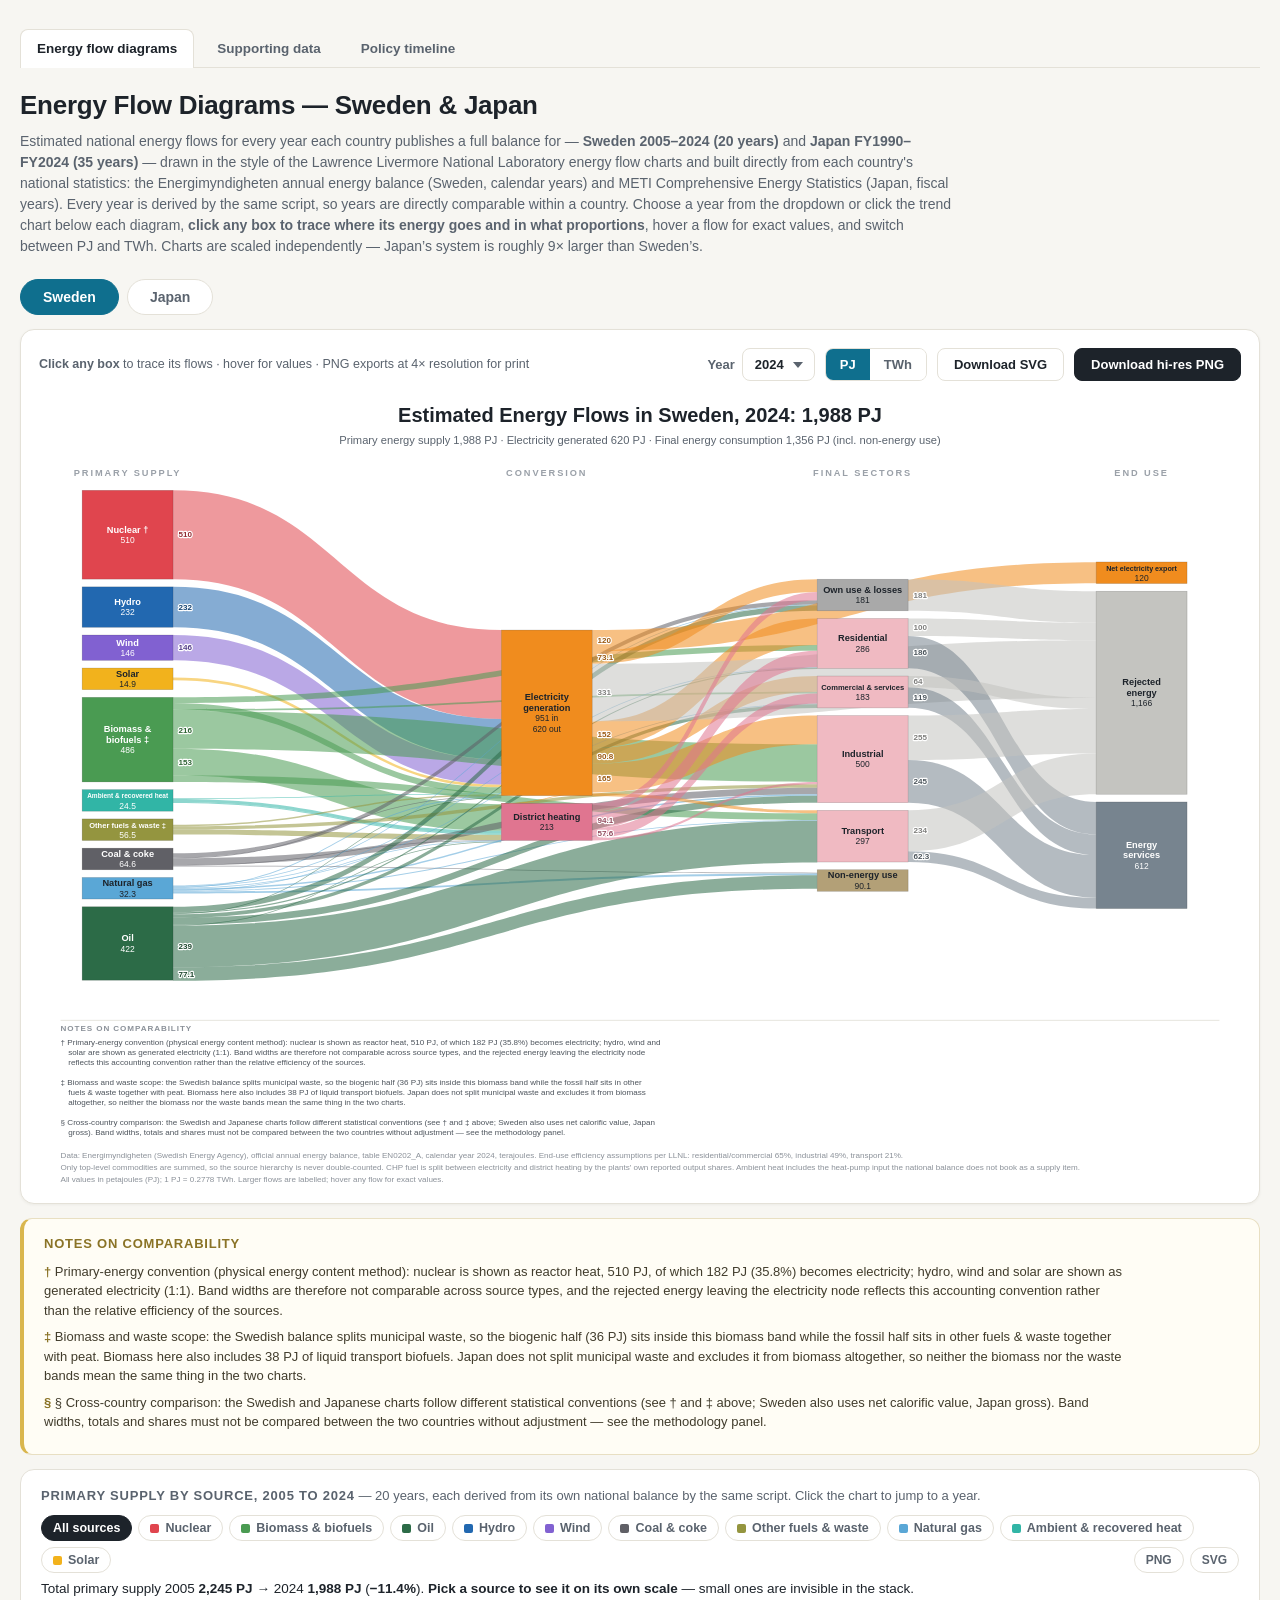
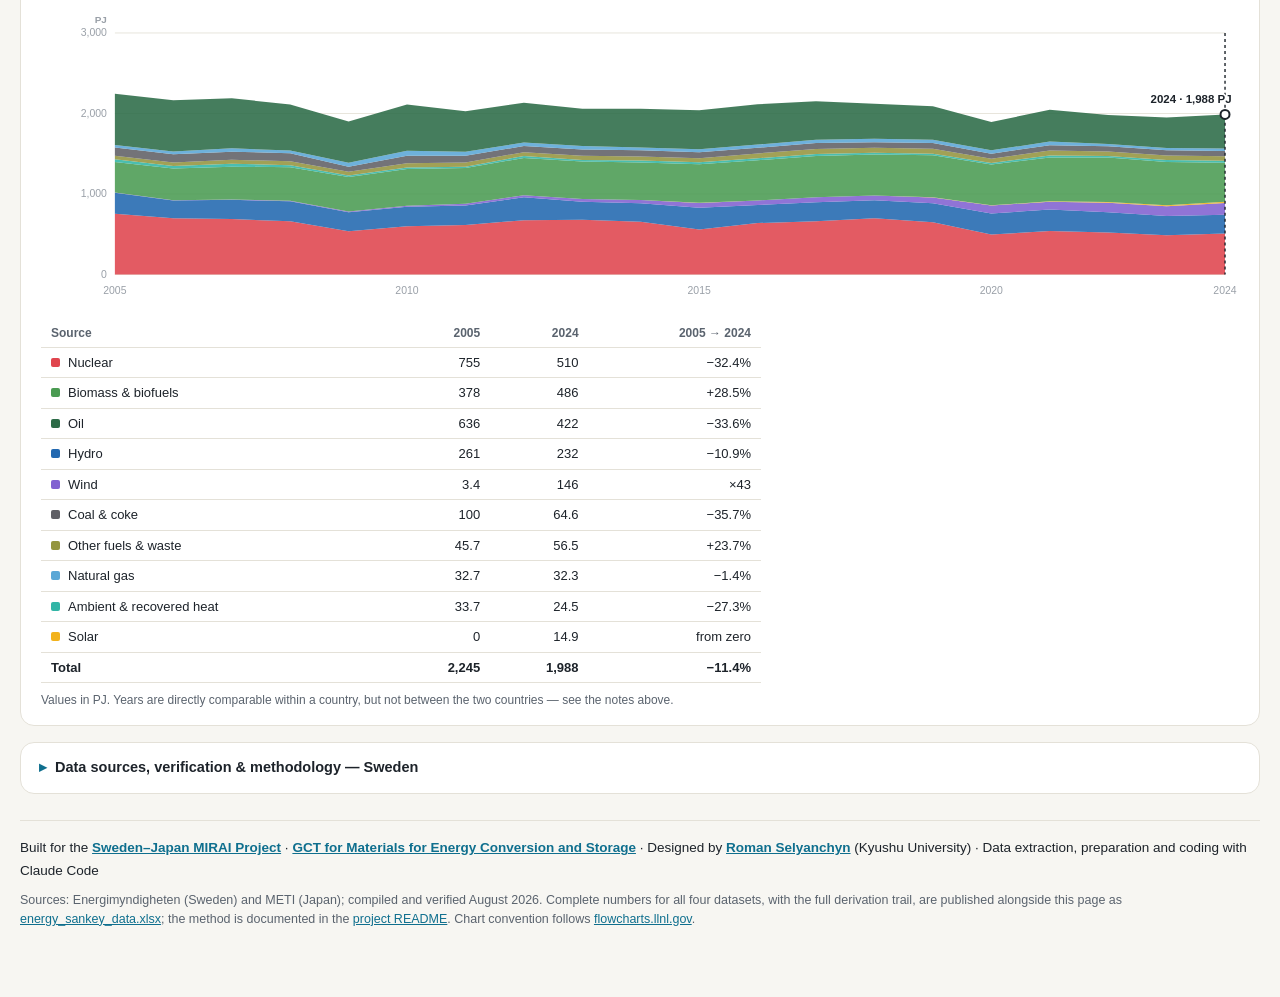
<file: mirai-energy-sankey/energy_sankey.html>
<!DOCTYPE html>
<html lang="en">
<head>
<meta charset="UTF-8">
<meta name="viewport" content="width=device-width, initial-scale=1.0">
<title>Energy Flow Diagrams — Sweden 2005–2024 &amp; Japan FY1990–FY2024</title>
<style>
  :root{
    --ink:#1d232a; --ink-soft:#5a636e; --bg:#f7f6f2; --card:#ffffff;
    --line:#e4e1d8; --accent:#0f6f8e;
    --f-ui:-apple-system,BlinkMacSystemFont,"Segoe UI",Roboto,"Helvetica Neue",Arial,sans-serif;
  }
  *{box-sizing:border-box;margin:0;padding:0}
  body{background:var(--bg);color:var(--ink);font-family:var(--f-ui);line-height:1.5;padding:28px 20px 60px}
  .wrap{max-width:1480px;margin:0 auto}
  .sitenav{display:flex;gap:6px;margin-bottom:18px;border-bottom:1px solid var(--line);padding-bottom:0}
  .sitenav a{
    font-size:13.5px;font-weight:600;padding:9px 16px;border-radius:8px 8px 0 0;text-decoration:none;
    color:var(--ink-soft);border:1px solid transparent;border-bottom:none;position:relative;top:1px;
  }
  .sitenav a:hover{color:var(--accent)}
  .sitenav a.on{background:var(--card);border-color:var(--line);color:var(--ink)}
  header.page h1{font-size:26px;font-weight:700;letter-spacing:-.01em}
  header.page p.sub{color:var(--ink-soft);font-size:14px;margin-top:6px;max-width:940px}
  .tabs{display:flex;gap:8px;margin:22px 0 14px}
  .tabs button{
    font-family:var(--f-ui);font-size:14px;font-weight:600;padding:9px 22px;border-radius:999px;
    border:1px solid var(--line);background:var(--card);color:var(--ink-soft);cursor:pointer;transition:all .15s;
  }
  .tabs button:hover{border-color:var(--accent);color:var(--accent)}
  .tabs button.on{background:var(--accent);border-color:var(--accent);color:#fff}
  .panel{display:none}
  .panel.on{display:block}
  .card{background:var(--card);border:1px solid var(--line);border-radius:14px;padding:18px 18px 10px;box-shadow:0 1px 3px rgba(30,30,20,.05)}
  .toolbar{display:flex;gap:10px;align-items:center;justify-content:flex-end;margin-bottom:6px;flex-wrap:wrap}
  .toolbar .hint{margin-right:auto;color:var(--ink-soft);font-size:12.5px}
  .toolbar button{
    font-family:var(--f-ui);font-size:13px;font-weight:600;padding:8px 16px;border-radius:8px;cursor:pointer;
    border:1px solid var(--line);background:#fff;color:var(--ink);transition:all .15s;
  }
  .toolbar button.primary{background:var(--ink);color:#fff;border-color:var(--ink)}
  .toolbar button:hover{transform:translateY(-1px);box-shadow:0 2px 6px rgba(0,0,0,.12)}
  .yearsel{display:flex;align-items:center;gap:7px;font-size:13px;font-weight:600;color:var(--ink-soft)}
  .yearsel select{
    font-family:var(--f-ui);font-size:13px;font-weight:700;color:var(--ink);
    padding:8px 30px 8px 12px;border:1px solid var(--line);border-radius:8px;background:#fff;cursor:pointer;
    appearance:none;
    background-image:url("data:image/svg+xml;charset=UTF-8,%3Csvg xmlns='http://www.w3.org/2000/svg' width='10' height='6'%3E%3Cpath d='M0 0l5 6 5-6z' fill='%235a636e'/%3E%3C/svg%3E");
    background-repeat:no-repeat;background-position:right 11px center;
  }
  .yearsel select:hover{border-color:var(--accent)}
  .units{display:inline-flex;border:1px solid var(--line);border-radius:8px;overflow:hidden}
  .units button{border:none;border-radius:0;padding:8px 14px;font-weight:600;color:var(--ink-soft);background:#fff}
  .units button:hover{transform:none;box-shadow:none;color:var(--accent)}
  .units button.on{background:var(--accent);color:#fff}
  svg.sankey{width:100%;height:auto;display:block}
  /* ── click-to-trace: dimming is done in CSS only, so the exported SVG/PNG,
        which carries no page stylesheet, is always the complete chart ── */
  svg.sankey g.node{cursor:pointer}
  svg.sankey .flow{cursor:pointer;transition:opacity .16s}
  svg.sankey.focused .flow{opacity:.06}
  svg.sankey.focused .flow.hit{opacity:.85}
  svg.sankey.focused .flowlabel{opacity:.08}
  svg.sankey.focused .flowlabel.hit{opacity:1}
  svg.sankey.focused g.node{opacity:.22;transition:opacity .16s}
  svg.sankey.focused g.node.hit{opacity:1}
  svg.sankey.focused g.node.sel rect{stroke:#1d232a;stroke-width:2.6}
  .focus{display:none;margin:2px 0 10px;border:1px solid var(--line);border-radius:12px;background:#fbfaf7}
  .focus.on{display:block}
  .focus .fhead{display:flex;align-items:center;gap:10px;padding:12px 16px;border-bottom:1px solid var(--line);flex-wrap:wrap}
  .focus .fhead i{width:13px;height:13px;border-radius:3px;flex:none}
  .focus .fhead b{font-size:15px}
  .focus .fhead .tot{color:var(--ink-soft);font-size:13px}
  .focus .fhead button{
    margin-left:auto;font-family:var(--f-ui);font-size:12.5px;font-weight:600;padding:5px 12px;
    border-radius:7px;border:1px solid var(--line);background:#fff;color:var(--ink-soft);cursor:pointer;
  }
  .focus .fhead button:hover{border-color:var(--accent);color:var(--accent)}
  .focus .fcols{display:flex;gap:26px;padding:12px 16px 14px;flex-wrap:wrap}
  .focus .fcol{flex:1 1 340px;min-width:0}
  .focus h4{font-size:11.5px;text-transform:uppercase;letter-spacing:.07em;color:var(--ink-soft);margin-bottom:6px}
  .focus table{border-collapse:collapse;width:100%;font-size:13px}
  .focus td{padding:4px 8px 4px 0;border-bottom:1px solid #eeece5;vertical-align:middle}
  .focus tr:last-child td{border-bottom:none}
  .focus td.sw{white-space:nowrap}
  .focus td.sw i{display:inline-block;width:9px;height:9px;border-radius:2px;margin-right:7px}
  .focus td.num{text-align:right;font-variant-numeric:tabular-nums;white-space:nowrap}
  .focus td.pc{text-align:right;font-variant-numeric:tabular-nums;font-weight:600;white-space:nowrap;padding-right:10px}
  .focus td.barc{width:34%;min-width:80px}
  .focus td.barc span{display:block;height:8px;border-radius:2px;min-width:1px}
  .tip{
    position:fixed;pointer-events:none;z-index:50;display:none;max-width:340px;
    background:rgba(22,26,30,.94);color:#fff;font-size:12.5px;line-height:1.45;
    padding:8px 11px;border-radius:8px;box-shadow:0 4px 14px rgba(0,0,0,.25);
  }
  .tip b{font-size:13px}
  .yoy{margin-top:14px;background:var(--card);border:1px solid var(--line);border-radius:14px;padding:16px 20px}
  .yoy h3{font-size:13px;text-transform:uppercase;letter-spacing:.06em;color:var(--ink-soft);margin-bottom:8px}
  .yoy table{border-collapse:collapse;font-size:13px;width:100%;max-width:640px}
  .yoy td,.yoy th{border-bottom:1px solid var(--line);padding:5px 10px;text-align:left}
  .yoy th{font-weight:600;color:var(--ink-soft);font-size:12px}
  .yoy td.num,.yoy th.num{text-align:right;font-variant-numeric:tabular-nums}
  .yoy td.cur,.yoy th.cur{background:#f3f1ea}
  .yoy table{max-width:720px}
  .yoy i.sw{display:inline-block;width:9px;height:9px;border-radius:2px;margin-right:8px;vertical-align:baseline}
  .trendwrap{overflow-x:auto;margin:4px 0 16px}
  svg.trend{width:100%;min-width:640px;height:auto;display:block}
  svg.trend .thit{cursor:pointer}
  svg.trend .thit:hover{fill:rgba(29,35,42,.05)}
  svg.trend .tband{cursor:pointer}
  svg.trend .tband:hover{opacity:1}
  .chips{display:flex;flex-wrap:wrap;gap:6px;margin:10px 0 4px}
  .chips .chip{
    display:inline-flex;align-items:center;gap:6px;font-family:var(--f-ui);font-size:12.5px;font-weight:600;
    padding:5px 11px;border-radius:999px;border:1px solid var(--line);background:#fff;color:var(--ink-soft);
    cursor:pointer;transition:all .13s;
  }
  .chips .chip i{width:9px;height:9px;border-radius:2px;background:var(--c,#9aa0a8);flex:none}
  .chips .chip:hover{border-color:var(--c,var(--accent));color:var(--ink)}
  .chips .chip.on{background:var(--ink);border-color:var(--ink);color:#fff}
  .chips .tsave{margin-left:auto;display:inline-flex;gap:6px}
  .chips .tdl{
    font-family:var(--f-ui);font-size:12px;font-weight:600;padding:5px 11px;border-radius:999px;
    border:1px solid var(--line);background:#fff;color:var(--ink-soft);cursor:pointer;transition:all .13s;
  }
  .chips .tdl:hover{border-color:var(--accent);color:var(--accent)}
  .yoy p.thead{font-size:13.5px;color:var(--ink);margin:6px 0 2px}
  .yoy tr.trow{cursor:pointer}
  .yoy tr.trow:hover td{background:#f7f6f2}
  .yoy tr.trow.sel td{background:#eef4f6;font-weight:600}
  /* deliberately neutral: a rise or fall in a fuel is not inherently good or bad */
  .yoy .up,.yoy .down{color:var(--ink);font-weight:600}
  .yoy .down{color:#6b737d}
  .notes{margin-top:14px;background:#fffdf5;border:1px solid #e8dfc2;border-left:4px solid #d9b64e;border-radius:12px;padding:15px 20px}
  .notes h3{font-size:13px;text-transform:uppercase;letter-spacing:.06em;color:#8a7326;margin-bottom:8px}
  .notes p{font-size:13px;color:#413c2c;margin:7px 0;max-width:1080px}
  .notes .mk{font-weight:700;color:#8a7326}
  details.method{margin-top:16px;background:var(--card);border:1px solid var(--line);border-radius:14px}
  details.method summary{cursor:pointer;font-weight:600;font-size:14.5px;padding:14px 18px;list-style:none;display:flex;align-items:center;gap:8px}
  details.method summary::-webkit-details-marker{display:none}
  details.method summary::before{content:"▸";transition:transform .15s;color:var(--accent)}
  details.method[open] summary::before{transform:rotate(90deg)}
  details.method .inner{padding:2px 22px 20px;font-size:13.5px;color:#333a42}
  details.method h3{font-size:13px;text-transform:uppercase;letter-spacing:.06em;color:var(--ink-soft);margin:16px 0 6px}
  details.method table{border-collapse:collapse;margin:6px 0;font-size:13px}
  details.method td,details.method th{border:1px solid var(--line);padding:5px 12px;text-align:left}
  details.method th{background:#f3f1ea;font-weight:600}
  details.method td.num{text-align:right;font-variant-numeric:tabular-nums}
  details.method ul{margin:4px 0 4px 20px}
  details.method li{margin:3px 0}
  details.method a{color:var(--accent)}
  details.method code{background:#f3f1ea;padding:1px 5px;border-radius:4px;font-size:12.5px}
  footer{margin-top:26px;color:var(--ink-soft);font-size:12.5px;border-top:1px solid var(--line);padding-top:16px}
  footer a{color:var(--accent)}
  footer p{margin:0 0 8px}
  footer p.credits{font-size:13.5px;color:var(--ink);line-height:1.7}
  footer p.credits a{font-weight:600}
</style>
</head>
<body>
<div class="wrap">

<nav class="sitenav">
  <a href="energy_sankey.html" class="on">Energy flow diagrams</a>
  <a href="evidence.html">Supporting data</a>
  <a href="policy_timeline.html">Policy timeline</a>
</nav>

<header class="page">
  <h1>Energy Flow Diagrams — Sweden &amp; Japan</h1>
  <p class="sub">Estimated national energy flows for every year each country publishes a full balance for —
  <b>Sweden 2005–2024 (20 years)</b> and <b>Japan FY1990–FY2024 (35 years)</b> — drawn in the style of the
  Lawrence Livermore National Laboratory energy flow charts and built directly from each country's
  national statistics: the Energimyndigheten annual energy balance (Sweden, calendar years) and METI
  Comprehensive Energy Statistics (Japan, fiscal years). Every year is derived by the same script, so years
  are directly comparable within a country. Choose a year from the dropdown or click the trend chart below
  each diagram, <b>click any box to trace where its energy goes and in what proportions</b>, hover a flow for
  exact values, and switch between PJ and TWh.
  Charts are scaled independently — Japan’s system is roughly 9× larger than Sweden’s.</p>
</header>

<nav class="tabs">
  <button id="tab-se" class="on" onclick="showTab('se')">Sweden</button>
  <button id="tab-jp" onclick="showTab('jp')">Japan</button>
</nav>

<!-- ═══════════ SWEDEN ═══════════ -->
<div class="panel on" id="panel-se">
  <div class="card">
    <div class="toolbar">
      <span class="hint"><b>Click any box</b> to trace its flows · hover for values · PNG exports at 4× resolution for print</span>
      <span class="yearsel"><label for="year-se">Year</label>
        <select id="year-se" onchange="setYear('se', this.value)"></select></span>
      <div class="units" role="group" aria-label="Units">
        <button class="unit-btn on" data-unit="PJ" onclick="setUnit('PJ')">PJ</button>
        <button class="unit-btn" data-unit="TWh" onclick="setUnit('TWh')">TWh</button>
      </div>
      <button onclick="downloadSVG('se')">Download SVG</button>
      <button class="primary" onclick="downloadPNG('se')">Download hi-res PNG</button>
    </div>
    <div id="chart-se"></div>
    <div class="focus" id="focus-se"></div>
  </div>
  <div class="notes" id="notes-se"></div>
  <div class="yoy" id="yoy-se"></div>
  <details class="method">
    <summary>Data sources, verification &amp; methodology — Sweden</summary>
    <div class="inner">
      <h3>Source</h3>
      <ul>
        <li><b>Energimyndigheten</b> (Swedish Energy Agency), official annual energy balance
        <b>EN0202_A</b> “Energy balance, 2005–”, <b>every calendar year from 2005 to 2024</b>, in terajoules, retrieved from the
        <a href="https://pxexternal.energimyndigheten.se/pxweb/en/Energimyndighetens_statistikdatabas/" target="_blank" rel="noopener">Agency’s statistics database</a> (PxWeb API); table updated 30 April 2026.</li>
        <li>This is Sweden’s <b>national primary source</b>, matching the use of METI’s national statistics for
        Japan. Earlier versions of this chart used Eurostat, which republishes the same underlying statistics
        in a harmonised structure; see the note on the two below.</li>
        <li>The source table is 96 hierarchical balance rows × 44 energy commodities. Only <b>top-level
        commodities</b> are summed into bands, so the hierarchy is never double-counted.</li>
      </ul>
      <h3>Verified totals — reference years</h3>
      <p style="margin-bottom:6px">All twenty years are in the workbook; three are shown here as anchors.</p>
      <table>
        <tr><th>Quantity</th><th>2014</th><th>2023</th><th>2024</th></tr>
        <tr><td>Gross electricity production</td><td class="num">553,289 TJ (153.7 TWh)</td><td class="num">597,188 TJ (165.9 TWh)</td><td class="num">619,653 TJ (172.1 TWh)</td></tr>
        <tr><td>… of which nuclear</td><td class="num">233,556 TJ</td><td class="num">174,492 TJ</td><td class="num">182,395 TJ</td></tr>
        <tr><td>Gross district-heat production</td><td class="num">203,024 TJ</td><td class="num">220,352 TJ</td><td class="num">213,120 TJ</td></tr>
        <tr><td>Net electricity export</td><td class="num">56,240 TJ (15.6 TWh)</td><td class="num">102,650 TJ (28.5 TWh)</td><td class="num">120,242 TJ (33.4 TWh)</td></tr>
        <tr><td>Final energy consumption</td><td class="num">1,326,406 TJ</td><td class="num">1,271,729 TJ</td><td class="num">1,271,753 TJ</td></tr>
        <tr><td>Non-energy use</td><td class="num">93,600 TJ</td><td class="num">73,178 TJ</td><td class="num">90,111 TJ</td></tr>
      </table>
      <p>All twenty years are derived by the same script from the same table, so they are directly
      comparable. Every band of every year matches the Agency’s own <i>Energy in Sweden — Facts and Figures</i>
      compendium (table 1.2) to within 0.02 TWh once the statistical difference is accounted for — 220 band
      comparisons across 2005–2024, no mismatches. Both conversion boxes
      reconcile to the Agency’s published production figures to within 2 TJ (0.000%), and every node
      balances exactly. The electricity balance closes as
      production = final consumption + own use + grid losses + net export + heat-plant use + statistical
      difference; derived heat closes as production = final consumption + distribution losses + statistical
      difference.</p>
      <h3>How the numbers were derived</h3>
      <ul>
        <li><b>CHP split</b> — combined heat and power plants report their electricity and heat output
        separately, so fuel input is divided by those actual output shares (27.4% electricity in 2014,
        26.6% in 2023, 24.5% in 2024) rather than by an assumption.</li>
        <li><b>Ambient &amp; recovered heat</b> — the balance books 18.1 PJ (2014) and 18.9 PJ (2023) of primary
        heat into CHP and heat-only plants. Swedish heat-only plants deliver more heat than their booked fuel input because the
        ambient heat that heat pumps draw from air, water and sewage is not recorded as a supply item; that
        implicit ambient heat (5.0 PJ in 2014, 4.8 PJ in 2023) is added so the box closes. Unlike Eurostat, the national
        balance does <b>not</b> count ambient heat captured by <i>building</i> heat pumps at all, so no ambient
        heat reaches the final sectors here.</li>
        <li><b>Sectors</b> — Industrial = industry + construction; Commercial &amp; services = commercial,
        public administration, agriculture, forestry and fishing.</li>
        <li><b>Own use &amp; losses</b> is each band’s residual, so it bundles energy-sector own use,
        distribution losses, refinery, coke-oven and blast-furnace losses, pumped-storage consumption and the
        statistical difference.</li>
        <li><b>Oil</b> combines crude oil and refinery feedstocks with petroleum products; Sweden is a net
        exporter of refined products, so the band is net of that trade.</li>
        <li><b>End use</b> applies the LLNL efficiency assumptions: residential and commercial 65%,
        industrial 49%, transport 21%.</li>
      </ul>
      <h3>Primary-energy convention (important when reading band widths)</h3>
      <p>The balance uses the <b>physical energy content</b> method, which does not treat all generating
      sources alike:</p>
      <table>
        <tr><th>Source</th><th>Input to generation</th><th>Electricity out</th><th>Implied</th></tr>
        <tr><td>Nuclear (2014 / 2023 / 2024)</td><td class="num">654,330 / 488,248 / 510,026 TJ</td><td class="num">233,556 / 174,492 / 182,395 TJ</td><td class="num">35.7% / 35.7% / 35.8%</td></tr>
        <tr><td>Hydro</td><td class="num">229,547 / 237,927 / 232,337 TJ</td><td class="num">229,547 / 237,927 / 232,337 TJ</td><td class="num">100%</td></tr>
        <tr><td>Wind</td><td class="num">40,443 / 122,669 / 145,508 TJ</td><td class="num">40,443 / 122,669 / 145,508 TJ</td><td class="num">100%</td></tr>
        <tr><td>Solar</td><td class="num">169 / 11,167 / 14,928 TJ</td><td class="num">169 / 11,167 / 14,928 TJ</td><td class="num">100%</td></tr>
      </table>
      <p>Nuclear therefore enters as <b>reactor heat</b>, roughly 2.8× the electricity it yields, while hydro,
      wind and solar enter as generated electricity. <b>Band widths are not comparable across source types</b>,
      and the rejected energy leaving the electricity node is largely a consequence of this convention rather
      than a measure of the relative efficiency of the sources. Japan applies a different convention again
      (a single 41.8–42.9% factor to <i>all</i> generating sources), so band widths must not be compared
      between the two charts.</p>
      <h3>Relationship to Eurostat</h3>
      <p>Eurostat republishes these Swedish statistics in a harmonised structure. Nuclear electricity is
      identical in both (174,492 TJ in 2023, to 1 TJ), confirming common origin, but harmonisation shifts
      other aggregates — Eurostat implies a 36.00% nuclear thermal efficiency against the Agency’s 35.74%,
      and differs in the scope of derived heat, final consumption and non-energy use:</p>
      <table>
        <tr><th>Quantity (2023)</th><th>Energimyndigheten (used here)</th><th>Eurostat</th><th>Difference</th></tr>
        <tr><td><b>Nuclear electricity</b></td><td class="num">174,492 TJ</td><td class="num">174,492 TJ</td><td class="num"><b>0.00%</b></td></tr>
        <tr><td>Gross electricity, total</td><td class="num">597,188 TJ</td><td class="num">597,935 TJ</td><td class="num">−0.12%</td></tr>
        <tr><td>Nuclear reactor heat</td><td class="num">488,248 TJ</td><td class="num">484,672 TJ</td><td class="num">+0.74%</td></tr>
        <tr><td>Gross derived heat</td><td class="num">220,352 TJ</td><td class="num">217,869 TJ</td><td class="num">+1.14%</td></tr>
        <tr><td>Final energy consumption</td><td class="num">1,271,729 TJ</td><td class="num">1,301,927 TJ</td><td class="num">−2.32%</td></tr>
        <tr><td>Non-energy use</td><td class="num">73,178 TJ</td><td class="num">77,313 TJ</td><td class="num">−5.35%</td></tr>
      </table>
      <p>The largest single cause of the final-consumption gap is ambient heat: Eurostat books ~63 PJ of heat
      captured by building heat pumps as final consumption, which the national balance does not record.</p>
      <h3>Comparison with the IEA energy Sankey</h3>
      <p>For 2023 the IEA reports a total energy supply of 1,892 PJ against 1,951 PJ here. The two agree
      almost exactly where conventions coincide; the differences are accounting conventions, not data:</p>
      <ul>
        <li>Per fuel, IEA vs. this chart (PJ, 2023): biofuels &amp; waste 573.5 vs. 570.4; hydro 238.3 vs. 238.3;
        wind + solar + other 177.1 vs. 177.1; oil 373.5 vs. 367.5; natural gas 30.1 vs. 28.2.</li>
        <li><b>Nuclear:</b> the IEA imputes a fixed 33% reactor efficiency (529 PJ); Eurostat reports actual
        Swedish reactor heat, about 36% (485 PJ). Both describe the same 48.5 TWh of electricity.</li>
        <li><b>Electricity exports:</b> the IEA headline nets out net exports (−103 PJ); this chart draws them
        as an explicit flow. The IEA’s own by-source total is 1,983 PJ — within 0.4% of this chart.</li>
        <li><b>Coal:</b> the IEA reports supply (62 PJ, including stock change and the steelworks
        coke/blast-furnace-gas chain); this chart shows use (35 PJ), with the remainder inside “Own use &amp; losses”.</li>
      </ul>
    </div>
  </details>
</div>

<!-- ═══════════ JAPAN ═══════════ -->
<div class="panel" id="panel-jp">
  <div class="card">
    <div class="toolbar">
      <span class="hint"><b>Click any box</b> to trace its flows · hover for values · PNG exports at 4× resolution for print</span>
      <span class="yearsel"><label for="year-jp">Fiscal year</label>
        <select id="year-jp" onchange="setYear('jp', this.value)"></select></span>
      <div class="units" role="group" aria-label="Units">
        <button class="unit-btn on" data-unit="PJ" onclick="setUnit('PJ')">PJ</button>
        <button class="unit-btn" data-unit="TWh" onclick="setUnit('TWh')">TWh</button>
      </div>
      <button onclick="downloadSVG('jp')">Download SVG</button>
      <button class="primary" onclick="downloadPNG('jp')">Download hi-res PNG</button>
    </div>
    <div id="chart-jp"></div>
    <div class="focus" id="focus-jp"></div>
  </div>
  <div class="notes" id="notes-jp"></div>
  <div class="yoy" id="yoy-jp"></div>
  <details class="method">
    <summary>Data sources, verification &amp; methodology — Japan</summary>
    <div class="inner">
      <h3>Sources</h3>
      <ul>
        <li>METI / Agency for Natural Resources and Energy,
        <a href="https://www.enecho.meti.go.jp/statistics/total_energy/results.html" target="_blank" rel="noopener">総合エネルギー統計 — Comprehensive Energy Statistics</a>,
        <b>every fiscal year from FY1990 to FY2024</b> (確報, revised), energy-unit sheet, terajoules
        (<code>stte_&lt;FY&gt;.xlsx</code>). METI restates the whole back series on the current methodology,
        so all 35 years are on one basis.</li>
        <li>FY2023 press release of 25 April 2025:
        <a href="https://www.meti.go.jp/press/2025/04/20250425004/20250425004.html" target="_blank" rel="noopener">令和5年度エネルギー需給実績（確報）</a>.</li>
        <li>Japanese fiscal years run April–March; FY2024 covers April 2024 – March 2025.</li>
      </ul>
      <h3>Verified totals — reference years</h3>
      <p style="margin-bottom:6px">All 35 fiscal years are in the workbook; three are shown here as anchors.</p>
      <table>
        <tr><th>Quantity</th><th>FY2014</th><th>FY2023</th><th>FY2024</th></tr>
        <tr><td>Domestic primary energy supply (国内供給)</td><td class="num">20,264,195 TJ</td><td class="num">17,557,652 TJ</td><td class="num">17,461,344 TJ</td></tr>
        <tr><td>Final energy consumption</td><td class="num">13,670,689 TJ</td><td class="num">11,509,459 TJ</td><td class="num">11,280,435 TJ</td></tr>
        <tr><td>Electricity generated (utility + auto)</td><td class="num">3,855,963 TJ</td><td class="num">3,565,034 TJ</td><td class="num">3,583,272 TJ</td></tr>
        <tr><td>Non-energy use</td><td class="num">1,586,508 TJ</td><td class="num">1,233,909 TJ</td><td class="num">1,126,372 TJ</td></tr>
      </table>
      <p>The FY2023 figures match METI’s published headline (17,558 PJ supply, 11,509 PJ final consumption).
      Every conversion box closes exactly in all 35 years. <b>FY2012–FY2014 have almost no nuclear at all</b>: every
      Japanese reactor was offline through FY2014, so those charts show the energy system as it stood at the
      bottom of the post-Fukushima shutdown.</p>
      <h3>How the numbers were derived</h3>
      <ul>
        <li><b>Sign convention:</b> in the METI table, transformation rows are negative for fuel consumed
        and positive for energy produced. Primary supply is row <code>#190000</code> (国内供給), already
        net of exports.</li>
        <li><b>Aggregated bands net out product manufacture inside the band.</b> Coal covers coal and coal
        products, oil covers crude and oil products, gas covers natural gas and city gas. Because city gas
        is manufactured from natural gas (plus about 96 PJ of LPG feedstock from the oil band), the rows for
        coke ovens, refineries, gas works and inter-product transfers
        (<code>#210000, #220000, #230000, #280000</code>) are netted into each band — otherwise the natural
        gas that becomes city gas would be counted twice. Stock change (<code>#350000</code>) is included as
        supply, since a stock drawdown is energy supplied to the system that year.</li>
        <li><b>Electricity generation</b> merges utility power (事業用発電, including pumped-storage losses)
        and auto-producers (自家用発電, which contains most on-site and rooftop solar PV).</li>
        <li><b>Steam &amp; heat supply</b> merges industrial auto-steam boilers (自家用蒸気) with the
        district heat-supply business (熱供給); most of its output returns to manufacturing.</li>
        <li><b>Sectors:</b> Industrial = 農林水産鉱建設業 + 製造業; Commercial &amp; services = 業務他;
        each is shown net of the non-energy use booked inside it, which is drawn as its own terminal.</li>
        <li><b>Waste &amp; recovered energy</b> is 未活用エネルギー (refuse-fired power, waste tyres and
        plastics, recovered industrial heat).</li>
        <li><b>Renewables</b> are split using METI’s <code>$N</code> detail columns: solar PV and solar heat,
        wind, biomass, geothermal. Nuclear, hydro, geothermal and PV use METI’s primary-equivalent
        accounting (thermal input for nuclear and geothermal; generated electricity for hydro, PV and wind).</li>
        <li><b>Own use &amp; losses</b> is the residual of each band after conversion, final and non-energy
        use, so it bundles transformation losses, energy-industry own use, transmission losses and the
        statistical difference — matching how the LLNL charts present these.</li>
        <li><b>End use</b> applies the LLNL efficiency assumptions: residential and commercial 65%,
        industrial 49%, transport 21%.</li>
      </ul>
      <h3>Primary-energy convention (important when reading band widths)</h3>
      <p>METI uses the <b>substitution method</b>: every electricity-generating primary source is converted
      to primary-energy equivalent at a <i>single</i> reference efficiency. Recovered from METI’s own
      natural-units sheet (generation in GWh × 3.6 ÷ the primary energy booked):</p>
      <table>
        <tr><th>Source</th><th>Generated (FY2023)</th><th>Primary booked</th><th>Implied factor</th></tr>
        <tr><td>Nuclear</td><td class="num">84,055 GWh</td><td class="num">724,001 TJ</td><td class="num">41.80%</td></tr>
        <tr><td>Hydro</td><td class="num">75,210 GWh</td><td class="num">647,815 TJ</td><td class="num">41.80%</td></tr>
        <tr><td>Solar PV</td><td class="num">96,458 GWh</td><td class="num">830,836 TJ</td><td class="num">41.80%</td></tr>
        <tr><td>Wind</td><td class="num">10,489 GWh</td><td class="num">90,344 TJ</td><td class="num">41.80%</td></tr>
      </table>
      <p>The factor is not fixed across the series — it rises from 38.66% in FY1990 to 42.86% in FY2014 and
      42.41% in FY2024, and is recovered from each year’s own natural-units sheet rather than assumed. Within
      a year it is applied identically to every generating source present.
      Their band widths are therefore <b>mutually comparable</b>, but each is about 2.4× the electricity
      actually generated. Geothermal is the exception, reported directly as heat. Rejected energy leaving
      the electricity node consequently includes this accounting artefact rather than only physical losses.
      Sweden uses a different convention (nuclear as reactor heat at 36%, renewables as electricity at 100%),
      so band widths must not be compared between the two charts.</p>
      <p>Because band widths represent throughput including stock change and intra-band transformation,
      the bands sum to slightly more than METI’s domestic-supply headline (17,629 vs. 17,558 PJ in FY2023,
      a 0.4% difference). The headline figure above is METI’s own and is the one to cite.</p>
      <h3>Comparison with the IEA energy Sankey</h3>
      <p>For 2023 the IEA reports a total energy supply of 15,844 PJ (calendar year) against METI’s
      17,558 PJ (fiscal year). The ≈1,714 PJ gap is fully explained by four convention differences —
      neither figure is wrong:</p>
      <ul>
        <li><b>Calorific basis (≈ +970 PJ):</b> METI books fuels at gross calorific value (HHV), the IEA at
        net (LHV). This raises gas by about 354 PJ, oil 409 PJ and coal 204 PJ. Japanese national statistics
        always sit a few percent above IEA figures for this reason.</li>
        <li><b>Renewable electricity accounting (≈ +916 PJ):</b> METI converts hydro, solar and wind
        electricity to primary equivalent by dividing by average fossil-plant efficiency (implied factor
        41.8%: IEA hydro 271 PJ of actual electricity vs. 648 PJ here). The IEA counts these 1:1. Partly
        offset by nuclear (METI actual ≈38.5% heat, 724 PJ, vs. IEA fixed 33%, 917 PJ: −193 PJ) and
        geothermal (IEA imputes 10% efficiency: −93 PJ).</li>
        <li><b>Recovered energy (≈ +273 PJ):</b> METI counts recovered industrial waste heat and electricity
        (未活用エネルギー) as primary supply; the IEA does not.</li>
        <li><b>Fiscal vs. calendar year</b> plus LHV conversion of biomass and waste: the remainder (≈ −150 PJ).</li>
      </ul>
      <p>A consequence of the substitution method: roughly 0.9 EJ of the rejected energy leaving the
      electricity box is an accounting artefact for hydro, solar and wind rather than physical waste heat.
      LLNL uses the same convention in its U.S. chart.</p>
    </div>
  </details>
</div>

<footer>
  <p class="credits">
    Built for the <a href="https://www.mirai.nu/" target="_blank" rel="noopener">Sweden–Japan MIRAI Project</a>
    · <a href="https://www.mirai.nu/pages/materials" target="_blank" rel="noopener">GCT for Materials for Energy Conversion and Storage</a>
    · Designed by <a href="https://q-pit.kyushu-u.ac.jp/roman_selyanchyn/" target="_blank" rel="noopener">Roman Selyanchyn</a> (Kyushu University)
    · Data extraction, preparation and coding with Claude Code
  </p>
  <p>
    Sources: Energimyndigheten (Sweden) and METI (Japan); compiled and verified August 2026.
    Complete numbers for all four datasets, with the full derivation trail, are published alongside this page as
    <a href="energy_sankey_data.xlsx">energy_sankey_data.xlsx</a>; the method is documented in the
    <a href="https://github.com/roman-selyanchyn-kyushu/mirai-energy-sankey" target="_blank" rel="noopener">project README</a>.
    Chart convention follows <a href="https://flowcharts.llnl.gov" target="_blank" rel="noopener">flowcharts.llnl.gov</a>.
  </p>
</footer>

</div>
<div class="tip" id="tip"></div>

<script>
"use strict";

/* ══════════════════════════════════════════════════════════════════
   Datasets are generated from official statistics by the derivation
   scripts in the project repository (derive_se.py / derive_jp.py) and
   embedded here verbatim, so this page, the Excel workbook and the
   scripts always agree. All values in TJ.
   ══════════════════════════════════════════════════════════════════ */
const DATASETS = {"se2005":{"country":"Sweden","code":"se","year":2005,"yearLabel":"2005","title":"Estimated Energy Flows in Sweden, 2005","file":"Sweden_Energy_Flow_2005","source":"Data: Energimyndigheten (Swedish Energy Agency), official annual energy balance, table EN0202_A, calendar year 2005, terajoules. End-use efficiency assumptions per LLNL: residential/commercial 65%, industrial 49%, transport 21%.","note":"Only top-level commodities are summed, so the source hierarchy is never double-counted. CHP fuel is split between electricity and district heating by the plants' own reported output shares. Ambient heat includes the heat-pump input the national balance does not book as a supply item.","nodes":[{"id":"nuclear","label":"Nuclear","col":0,"color":"#e0454e"},{"id":"hydro","label":"Hydro","col":0,"color":"#2268b0"},{"id":"wind","label":"Wind","col":0,"color":"#8161d1"},{"id":"bio","label":"Biomass & biofuels","col":0,"color":"#4a9b52"},{"id":"amb","label":"Ambient & recovered heat","col":0,"color":"#31b5a6"},{"id":"wst","label":"Other fuels & waste","col":0,"color":"#94953f"},{"id":"coal","label":"Coal & coke","col":0,"color":"#606066"},{"id":"gas","label":"Natural gas","col":0,"color":"#5aa7d6"},{"id":"oil","label":"Oil","col":0,"color":"#2c6b47"},{"id":"elec","label":"Electricity generation","col":1,"color":"#f08c1e","box":true},{"id":"heat","label":"District heating","col":1,"color":"#e07590","box":true},{"id":"own","label":"Own use & losses","col":2,"color":"#a9a9a9","box":true},{"id":"res","label":"Residential","col":2,"color":"#f0bac2","box":true,"eff":0.65},{"id":"com","label":"Commercial & services","col":2,"color":"#f0bac2","box":true,"eff":0.65},{"id":"ind","label":"Industrial","col":2,"color":"#f0bac2","box":true,"eff":0.49},{"id":"tpt","label":"Transport","col":2,"color":"#f0bac2","box":true,"eff":0.21},{"id":"ne","label":"Non-energy use","col":2,"color":"#b3a077","box":true,"terminal":true},{"id":"exp","label":"Net electricity export","col":3,"color":"#f08c1e","box":true,"terminal":true},{"id":"rej","label":"Rejected energy","col":3,"color":"#c4c4c0","box":true,"terminal":true},{"id":"svc","label":"Energy services","col":3,"color":"#77848f","box":true,"terminal":true}],"flows":[["nuclear","elec",754633],["hydro","elec",260652],["wind","elec",3382],["bio","elec",28569],["bio","heat",105031],["amb","elec",1901],["amb","heat",20396],["wst","elec",5747],["wst","heat",19029],["coal","elec",3551],["coal","heat",8020],["gas","elec",2954],["gas","heat",7700],["oil","elec",5382],["oil","heat",14001],["bio","ind",190812],["bio","tpt",6532],["bio","res",42922],["bio","com",4097],["wst","ind",20875],["coal","ind",47845],["coal","tpt",2],["coal","ne",434],["gas","ind",11899],["gas","tpt",756],["gas","res",2777],["gas","com",4242],["gas","ne",2415],["oil","ind",70327],["oil","tpt",297474],["oil","res",31107],["oil","com",40791],["oil","ne",106663],["coal","own",40476],["oil","own",70065],["elec","ind",201892],["elec","tpt",8233],["elec","res",151809],["elec","com",103318],["elec","heat",2030],["elec","own",77725],["elec","exp",26616],["elec","rej",495148],["heat","ind",15827],["heat","res",97089],["heat","com",56310],["heat","own",18356],["amb","heat",11375],["own","rej",206622],["res","svc",211708],["res","rej",113996],["com","svc",135693],["com","rej",73065],["ind","svc",274144],["ind","rej",285333],["tpt","svc",65729],["tpt","rej",247268]],"meta":{"gross_electricity_TJ":571623,"gross_heat_TJ":187582,"net_electricity_export_TJ":26616,"final_consumption_energy_TJ":1415761,"non_energy_use_TJ":109512,"nuclear_electricity_TJ":261687,"biogenic_municipal_waste_TJ":18819,"transport_biofuel_TJ":6532,"chp_electricity_share":0.3069},"footnotes":[{"marker":"†","nodes":["nuclear"],"text":"† Primary-energy convention (physical energy content method): nuclear is shown as reactor heat, 755 PJ, of which 262 PJ (34.7%) becomes electricity; hydro, wind and solar are shown as generated electricity (1:1). Band widths are therefore not comparable across source types, and the rejected energy leaving the electricity node reflects this accounting convention rather than the relative efficiency of the sources."},{"marker":"‡","nodes":["bio","wst"],"text":"‡ Biomass and waste scope: the Swedish balance splits municipal waste, so the biogenic half (19 PJ) sits inside this biomass band while the fossil half sits in other fuels & waste together with peat. Biomass here also includes 7 PJ of liquid transport biofuels. Japan does not split municipal waste and excludes it from biomass altogether, so neither the biomass nor the waste bands mean the same thing in the two charts."},{"marker":"§","nodes":[],"text":"§ Cross-country comparison: the Swedish and Japanese charts follow different statistical conventions (see † and ‡ above; Sweden also uses net calorific value, Japan gross). Band widths, totals and shares must not be compared between the two countries without adjustment — see the methodology panel."}]},"se2006":{"country":"Sweden","code":"se","year":2006,"yearLabel":"2006","title":"Estimated Energy Flows in Sweden, 2006","file":"Sweden_Energy_Flow_2006","source":"Data: Energimyndigheten (Swedish Energy Agency), official annual energy balance, table EN0202_A, calendar year 2006, terajoules. End-use efficiency assumptions per LLNL: residential/commercial 65%, industrial 49%, transport 21%.","note":"Only top-level commodities are summed, so the source hierarchy is never double-counted. CHP fuel is split between electricity and district heating by the plants' own reported output shares. Ambient heat includes the heat-pump input the national balance does not book as a supply item.","nodes":[{"id":"nuclear","label":"Nuclear","col":0,"color":"#e0454e"},{"id":"hydro","label":"Hydro","col":0,"color":"#2268b0"},{"id":"wind","label":"Wind","col":0,"color":"#8161d1"},{"id":"bio","label":"Biomass & biofuels","col":0,"color":"#4a9b52"},{"id":"amb","label":"Ambient & recovered heat","col":0,"color":"#31b5a6"},{"id":"wst","label":"Other fuels & waste","col":0,"color":"#94953f"},{"id":"coal","label":"Coal & coke","col":0,"color":"#606066"},{"id":"gas","label":"Natural gas","col":0,"color":"#5aa7d6"},{"id":"oil","label":"Oil","col":0,"color":"#2c6b47"},{"id":"elec","label":"Electricity generation","col":1,"color":"#f08c1e","box":true},{"id":"heat","label":"District heating","col":1,"color":"#e07590","box":true},{"id":"own","label":"Own use & losses","col":2,"color":"#a9a9a9","box":true},{"id":"res","label":"Residential","col":2,"color":"#f0bac2","box":true,"eff":0.65},{"id":"com","label":"Commercial & services","col":2,"color":"#f0bac2","box":true,"eff":0.65},{"id":"ind","label":"Industrial","col":2,"color":"#f0bac2","box":true,"eff":0.49},{"id":"tpt","label":"Transport","col":2,"color":"#f0bac2","box":true,"eff":0.21},{"id":"ne","label":"Non-energy use","col":2,"color":"#b3a077","box":true,"terminal":true},{"id":"rej","label":"Rejected energy","col":3,"color":"#c4c4c0","box":true,"terminal":true},{"id":"svc","label":"Energy services","col":3,"color":"#77848f","box":true,"terminal":true}],"flows":[["nuclear","elec",697850],["hydro","elec",221816],["wind","elec",3558],["bio","elec",30498],["bio","heat",115813],["amb","elec",1788],["amb","heat",19232],["wst","elec",6039],["wst","heat",18781],["coal","elec",4690],["coal","heat",10326],["gas","elec",2914],["gas","heat",7302],["oil","elec",7287],["oil","heat",16398],["bio","ind",192021],["bio","tpt",8888],["bio","res",40031],["bio","com",4788],["wst","ind",17868],["wst","res",3],["wst","com",557],["coal","ind",48156],["coal","tpt",1],["coal","ne",586],["gas","ind",13296],["gas","tpt",955],["gas","res",2471],["gas","com",5072],["gas","ne",2722],["oil","ind",70696],["oil","tpt",298898],["oil","res",23229],["oil","com",37435],["oil","ne",107121],["coal","own",39093],["gas","own",177],["oil","own",76134],["elec","ind",206571],["elec","tpt",8651],["elec","res",152704],["elec","com",101232],["elec","heat",1185],["elec","own",66991],["elec","rej",439106],["heat","ind",15828],["heat","res",97999],["heat","com",53342],["heat","own",33367],["amb","heat",11499],["own","rej",215762],["res","svc",205684],["res","rej",110753],["com","svc",131577],["com","rej",70849],["ind","svc",276574],["ind","rej",287862],["tpt","svc",66653],["tpt","rej",250740]],"meta":{"gross_electricity_TJ":515552,"gross_heat_TJ":200536,"net_electricity_export_TJ":-21783,"final_consumption_energy_TJ":1409928,"non_energy_use_TJ":110429,"nuclear_electricity_TJ":241118,"biogenic_municipal_waste_TJ":19408,"transport_biofuel_TJ":8888,"chp_electricity_share":0.3127},"footnotes":[{"marker":"†","nodes":["nuclear"],"text":"† Primary-energy convention (physical energy content method): nuclear is shown as reactor heat, 698 PJ, of which 241 PJ (34.6%) becomes electricity; hydro, wind and solar are shown as generated electricity (1:1). Band widths are therefore not comparable across source types, and the rejected energy leaving the electricity node reflects this accounting convention rather than the relative efficiency of the sources."},{"marker":"‡","nodes":["bio","wst"],"text":"‡ Biomass and waste scope: the Swedish balance splits municipal waste, so the biogenic half (19 PJ) sits inside this biomass band while the fossil half sits in other fuels & waste together with peat. Biomass here also includes 9 PJ of liquid transport biofuels. Japan does not split municipal waste and excludes it from biomass altogether, so neither the biomass nor the waste bands mean the same thing in the two charts."},{"marker":"§","nodes":[],"text":"§ Cross-country comparison: the Swedish and Japanese charts follow different statistical conventions (see † and ‡ above; Sweden also uses net calorific value, Japan gross). Band widths, totals and shares must not be compared between the two countries without adjustment — see the methodology panel."}]},"se2007":{"country":"Sweden","code":"se","year":2007,"yearLabel":"2007","title":"Estimated Energy Flows in Sweden, 2007","file":"Sweden_Energy_Flow_2007","source":"Data: Energimyndigheten (Swedish Energy Agency), official annual energy balance, table EN0202_A, calendar year 2007, terajoules. End-use efficiency assumptions per LLNL: residential/commercial 65%, industrial 49%, transport 21%.","note":"Only top-level commodities are summed, so the source hierarchy is never double-counted. CHP fuel is split between electricity and district heating by the plants' own reported output shares. Ambient heat includes the heat-pump input the national balance does not book as a supply item.","nodes":[{"id":"nuclear","label":"Nuclear","col":0,"color":"#e0454e"},{"id":"hydro","label":"Hydro","col":0,"color":"#2268b0"},{"id":"wind","label":"Wind","col":0,"color":"#8161d1"},{"id":"bio","label":"Biomass & biofuels","col":0,"color":"#4a9b52"},{"id":"amb","label":"Ambient & recovered heat","col":0,"color":"#31b5a6"},{"id":"wst","label":"Other fuels & waste","col":0,"color":"#94953f"},{"id":"coal","label":"Coal & coke","col":0,"color":"#606066"},{"id":"gas","label":"Natural gas","col":0,"color":"#5aa7d6"},{"id":"oil","label":"Oil","col":0,"color":"#2c6b47"},{"id":"elec","label":"Electricity generation","col":1,"color":"#f08c1e","box":true},{"id":"heat","label":"District heating","col":1,"color":"#e07590","box":true},{"id":"own","label":"Own use & losses","col":2,"color":"#a9a9a9","box":true},{"id":"res","label":"Residential","col":2,"color":"#f0bac2","box":true,"eff":0.65},{"id":"com","label":"Commercial & services","col":2,"color":"#f0bac2","box":true,"eff":0.65},{"id":"ind","label":"Industrial","col":2,"color":"#f0bac2","box":true,"eff":0.49},{"id":"tpt","label":"Transport","col":2,"color":"#f0bac2","box":true,"eff":0.21},{"id":"ne","label":"Non-energy use","col":2,"color":"#b3a077","box":true,"terminal":true},{"id":"rej","label":"Rejected energy","col":3,"color":"#c4c4c0","box":true,"terminal":true},{"id":"svc","label":"Energy services","col":3,"color":"#77848f","box":true,"terminal":true}],"flows":[["nuclear","elec",689043],["hydro","elec",238211],["wind","elec",5154],["bio","elec",33135],["bio","heat",115378],["amb","elec",1710],["amb","heat",19129],["wst","elec",6497],["wst","heat",21533],["coal","elec",3519],["coal","heat",7352],["gas","elec",3958],["gas","heat",9703],["oil","elec",4225],["oil","heat",10530],["bio","ind",198557],["bio","tpt",11580],["bio","res",43103],["bio","com",5861],["wst","ind",20124],["wst","res",83],["wst","com",247],["coal","ind",50179],["coal","tpt",1],["coal","ne",1221],["gas","ind",12926],["gas","tpt",995],["gas","res",2423],["gas","com",5204],["gas","ne",5086],["oil","ind",65203],["oil","tpt",300819],["oil","res",19331],["oil","com",39530],["oil","ne",109173],["coal","own",40174],["gas","own",286],["oil","own",73378],["elec","ind",211733],["elec","tpt",8543],["elec","res",144544],["elec","com",99721],["elec","heat",1449],["elec","own",74273],["elec","rej",445189],["heat","ind",15754],["heat","res",97247],["heat","com",55509],["heat","own",31130],["amb","heat",14566],["own","rej",219241],["res","svc",199375],["res","rej",107356],["com","svc",133947],["com","rej",72125],["ind","svc",281493],["ind","rej",292983],["tpt","svc",67607],["tpt","rej",254331]],"meta":{"gross_electricity_TJ":535526,"gross_heat_TJ":199640,"net_electricity_export_TJ":-4738,"final_consumption_energy_TJ":1421542,"non_energy_use_TJ":115481,"nuclear_electricity_TJ":241089,"biogenic_municipal_waste_TJ":22717,"transport_biofuel_TJ":11580,"chp_electricity_share":0.3237},"footnotes":[{"marker":"†","nodes":["nuclear"],"text":"† Primary-energy convention (physical energy content method): nuclear is shown as reactor heat, 689 PJ, of which 241 PJ (35.0%) becomes electricity; hydro, wind and solar are shown as generated electricity (1:1). Band widths are therefore not comparable across source types, and the rejected energy leaving the electricity node reflects this accounting convention rather than the relative efficiency of the sources."},{"marker":"‡","nodes":["bio","wst"],"text":"‡ Biomass and waste scope: the Swedish balance splits municipal waste, so the biogenic half (23 PJ) sits inside this biomass band while the fossil half sits in other fuels & waste together with peat. Biomass here also includes 12 PJ of liquid transport biofuels. Japan does not split municipal waste and excludes it from biomass altogether, so neither the biomass nor the waste bands mean the same thing in the two charts."},{"marker":"§","nodes":[],"text":"§ Cross-country comparison: the Swedish and Japanese charts follow different statistical conventions (see † and ‡ above; Sweden also uses net calorific value, Japan gross). Band widths, totals and shares must not be compared between the two countries without adjustment — see the methodology panel."}]},"se2008":{"country":"Sweden","code":"se","year":2008,"yearLabel":"2008","title":"Estimated Energy Flows in Sweden, 2008","file":"Sweden_Energy_Flow_2008","source":"Data: Energimyndigheten (Swedish Energy Agency), official annual energy balance, table EN0202_A, calendar year 2008, terajoules. End-use efficiency assumptions per LLNL: residential/commercial 65%, industrial 49%, transport 21%.","note":"Only top-level commodities are summed, so the source hierarchy is never double-counted. CHP fuel is split between electricity and district heating by the plants' own reported output shares. Ambient heat includes the heat-pump input the national balance does not book as a supply item.","nodes":[{"id":"nuclear","label":"Nuclear","col":0,"color":"#e0454e"},{"id":"hydro","label":"Hydro","col":0,"color":"#2268b0"},{"id":"wind","label":"Wind","col":0,"color":"#8161d1"},{"id":"bio","label":"Biomass & biofuels","col":0,"color":"#4a9b52"},{"id":"amb","label":"Ambient & recovered heat","col":0,"color":"#31b5a6"},{"id":"wst","label":"Other fuels & waste","col":0,"color":"#94953f"},{"id":"coal","label":"Coal & coke","col":0,"color":"#606066"},{"id":"gas","label":"Natural gas","col":0,"color":"#5aa7d6"},{"id":"oil","label":"Oil","col":0,"color":"#2c6b47"},{"id":"elec","label":"Electricity generation","col":1,"color":"#f08c1e","box":true},{"id":"heat","label":"District heating","col":1,"color":"#e07590","box":true},{"id":"own","label":"Own use & losses","col":2,"color":"#a9a9a9","box":true},{"id":"res","label":"Residential","col":2,"color":"#f0bac2","box":true,"eff":0.65},{"id":"com","label":"Commercial & services","col":2,"color":"#f0bac2","box":true,"eff":0.65},{"id":"ind","label":"Industrial","col":2,"color":"#f0bac2","box":true,"eff":0.49},{"id":"tpt","label":"Transport","col":2,"color":"#f0bac2","box":true,"eff":0.21},{"id":"ne","label":"Non-energy use","col":2,"color":"#b3a077","box":true,"terminal":true},{"id":"exp","label":"Net electricity export","col":3,"color":"#f08c1e","box":true,"terminal":true},{"id":"rej","label":"Rejected energy","col":3,"color":"#c4c4c0","box":true,"terminal":true},{"id":"svc","label":"Energy services","col":3,"color":"#77848f","box":true,"terminal":true}],"flows":[["nuclear","elec",660989],["hydro","elec",249406],["wind","elec",7202],["bio","elec",36835],["bio","heat",119144],["amb","elec",1705],["amb","heat",18806],["wst","elec",8357],["wst","heat",24483],["coal","elec",2879],["coal","heat",5967],["gas","elec",3177],["gas","heat",7692],["oil","elec",3266],["oil","heat",6445],["bio","ind",195265],["bio","tpt",13935],["bio","res",44094],["bio","com",5968],["wst","ind",18017],["wst","res",45],["wst","com",184],["coal","ind",47612],["coal","ne",1666],["gas","ind",13248],["gas","tpt",995],["gas","res",1827],["gas","com",3506],["gas","ne",4777],["oil","ind",65889],["oil","tpt",293137],["oil","res",16626],["oil","com",35446],["oil","ne",102573],["bio","own",1],["coal","own",38910],["gas","own",542],["oil","own",46340],["elec","ind",204362],["elec","tpt",8968],["elec","res",145383],["elec","com",95515],["elec","heat",752],["elec","own",77302],["elec","exp",7059],["elec","rej",434475],["heat","ind",15204],["heat","res",99553],["heat","com",53767],["heat","own",18541],["amb","heat",3776],["own","rej",181636],["res","svc",199893],["res","rej",107635],["com","svc",126351],["com","rej",68035],["ind","svc",274203],["ind","rej",285394],["tpt","svc",66577],["tpt","rej",250458]],"meta":{"gross_electricity_TJ":539342,"gross_heat_TJ":187064,"net_electricity_export_TJ":7059,"final_consumption_energy_TJ":1388651,"non_energy_use_TJ":109017,"nuclear_electricity_TJ":230000,"biogenic_municipal_waste_TJ":26720,"transport_biofuel_TJ":13935,"chp_electricity_share":0.3254},"footnotes":[{"marker":"†","nodes":["nuclear"],"text":"† Primary-energy convention (physical energy content method): nuclear is shown as reactor heat, 661 PJ, of which 230 PJ (34.8%) becomes electricity; hydro, wind and solar are shown as generated electricity (1:1). Band widths are therefore not comparable across source types, and the rejected energy leaving the electricity node reflects this accounting convention rather than the relative efficiency of the sources."},{"marker":"‡","nodes":["bio","wst"],"text":"‡ Biomass and waste scope: the Swedish balance splits municipal waste, so the biogenic half (27 PJ) sits inside this biomass band while the fossil half sits in other fuels & waste together with peat. Biomass here also includes 14 PJ of liquid transport biofuels. Japan does not split municipal waste and excludes it from biomass altogether, so neither the biomass nor the waste bands mean the same thing in the two charts."},{"marker":"§","nodes":[],"text":"§ Cross-country comparison: the Swedish and Japanese charts follow different statistical conventions (see † and ‡ above; Sweden also uses net calorific value, Japan gross). Band widths, totals and shares must not be compared between the two countries without adjustment — see the methodology panel."}]},"se2009":{"country":"Sweden","code":"se","year":2009,"yearLabel":"2009","title":"Estimated Energy Flows in Sweden, 2009","file":"Sweden_Energy_Flow_2009","source":"Data: Energimyndigheten (Swedish Energy Agency), official annual energy balance, table EN0202_A, calendar year 2009, terajoules. End-use efficiency assumptions per LLNL: residential/commercial 65%, industrial 49%, transport 21%.","note":"Only top-level commodities are summed, so the source hierarchy is never double-counted. CHP fuel is split between electricity and district heating by the plants' own reported output shares. Ambient heat includes the heat-pump input the national balance does not book as a supply item.","nodes":[{"id":"nuclear","label":"Nuclear","col":0,"color":"#e0454e"},{"id":"hydro","label":"Hydro","col":0,"color":"#2268b0"},{"id":"wind","label":"Wind","col":0,"color":"#8161d1"},{"id":"bio","label":"Biomass & biofuels","col":0,"color":"#4a9b52"},{"id":"amb","label":"Ambient & recovered heat","col":0,"color":"#31b5a6"},{"id":"wst","label":"Other fuels & waste","col":0,"color":"#94953f"},{"id":"coal","label":"Coal & coke","col":0,"color":"#606066"},{"id":"gas","label":"Natural gas","col":0,"color":"#5aa7d6"},{"id":"oil","label":"Oil","col":0,"color":"#2c6b47"},{"id":"elec","label":"Electricity generation","col":1,"color":"#f08c1e","box":true},{"id":"heat","label":"District heating","col":1,"color":"#e07590","box":true},{"id":"own","label":"Own use & losses","col":2,"color":"#a9a9a9","box":true},{"id":"res","label":"Residential","col":2,"color":"#f0bac2","box":true,"eff":0.65},{"id":"com","label":"Commercial & services","col":2,"color":"#f0bac2","box":true,"eff":0.65},{"id":"ind","label":"Industrial","col":2,"color":"#f0bac2","box":true,"eff":0.49},{"id":"tpt","label":"Transport","col":2,"color":"#f0bac2","box":true,"eff":0.21},{"id":"ne","label":"Non-energy use","col":2,"color":"#b3a077","box":true,"terminal":true},{"id":"rej","label":"Rejected energy","col":3,"color":"#c4c4c0","box":true,"terminal":true},{"id":"svc","label":"Energy services","col":3,"color":"#77848f","box":true,"terminal":true}],"flows":[["nuclear","elec",537942],["hydro","elec",235942],["wind","elec",8965],["bio","elec",40403],["bio","heat",128651],["amb","elec",1509],["amb","heat",17191],["wst","elec",7806],["wst","heat",23552],["coal","elec",3016],["coal","heat",6162],["gas","elec",7328],["gas","heat",16002],["oil","elec",4431],["oil","heat",10688],["bio","ind",189768],["bio","tpt",14633],["bio","res",48035],["bio","com",5853],["wst","ind",13072],["wst","res",110],["wst","com",113],["coal","ind",29132],["coal","tpt",1],["coal","ne",684],["gas","ind",12334],["gas","tpt",899],["gas","res",2850],["gas","com",3260],["gas","ne",4418],["oil","ind",56054],["oil","tpt",285889],["oil","res",14638],["oil","com",33016],["oil","ne",76121],["coal","own",25689],["gas","own",563],["oil","own",32697],["elec","ind",182196],["elec","tpt",8597],["elec","res",153098],["elec","com",100201],["elec","heat",758],["elec","own",64283],["elec","rej",338209],["heat","ind",16198],["heat","res",98136],["heat","com",58830],["heat","own",32290],["amb","heat",2450],["own","rej",155522],["res","svc",205964],["res","rej",110903],["com","svc",130827],["com","rej",70446],["ind","svc",244389],["ind","rej",254365],["tpt","svc",65104],["tpt","rej",244915]],"meta":{"gross_electricity_TJ":492267,"gross_heat_TJ":205456,"net_electricity_export_TJ":-16865,"final_consumption_energy_TJ":1333412,"non_energy_use_TJ":81224,"nuclear_electricity_TJ":187822,"biogenic_municipal_waste_TJ":25508,"transport_biofuel_TJ":14633,"chp_electricity_share":0.3286},"footnotes":[{"marker":"†","nodes":["nuclear"],"text":"† Primary-energy convention (physical energy content method): nuclear is shown as reactor heat, 538 PJ, of which 188 PJ (34.9%) becomes electricity; hydro, wind and solar are shown as generated electricity (1:1). Band widths are therefore not comparable across source types, and the rejected energy leaving the electricity node reflects this accounting convention rather than the relative efficiency of the sources."},{"marker":"‡","nodes":["bio","wst"],"text":"‡ Biomass and waste scope: the Swedish balance splits municipal waste, so the biogenic half (26 PJ) sits inside this biomass band while the fossil half sits in other fuels & waste together with peat. Biomass here also includes 15 PJ of liquid transport biofuels. Japan does not split municipal waste and excludes it from biomass altogether, so neither the biomass nor the waste bands mean the same thing in the two charts."},{"marker":"§","nodes":[],"text":"§ Cross-country comparison: the Swedish and Japanese charts follow different statistical conventions (see † and ‡ above; Sweden also uses net calorific value, Japan gross). Band widths, totals and shares must not be compared between the two countries without adjustment — see the methodology panel."}]},"se2010":{"country":"Sweden","code":"se","year":2010,"yearLabel":"2010","title":"Estimated Energy Flows in Sweden, 2010","file":"Sweden_Energy_Flow_2010","source":"Data: Energimyndigheten (Swedish Energy Agency), official annual energy balance, table EN0202_A, calendar year 2010, terajoules. End-use efficiency assumptions per LLNL: residential/commercial 65%, industrial 49%, transport 21%.","note":"Only top-level commodities are summed, so the source hierarchy is never double-counted. CHP fuel is split between electricity and district heating by the plants' own reported output shares. Ambient heat includes the heat-pump input the national balance does not book as a supply item.","nodes":[{"id":"nuclear","label":"Nuclear","col":0,"color":"#e0454e"},{"id":"hydro","label":"Hydro","col":0,"color":"#2268b0"},{"id":"wind","label":"Wind","col":0,"color":"#8161d1"},{"id":"bio","label":"Biomass & biofuels","col":0,"color":"#4a9b52"},{"id":"amb","label":"Ambient & recovered heat","col":0,"color":"#31b5a6"},{"id":"wst","label":"Other fuels & waste","col":0,"color":"#94953f"},{"id":"coal","label":"Coal & coke","col":0,"color":"#606066"},{"id":"gas","label":"Natural gas","col":0,"color":"#5aa7d6"},{"id":"oil","label":"Oil","col":0,"color":"#2c6b47"},{"id":"elec","label":"Electricity generation","col":1,"color":"#f08c1e","box":true},{"id":"heat","label":"District heating","col":1,"color":"#e07590","box":true},{"id":"own","label":"Own use & losses","col":2,"color":"#a9a9a9","box":true},{"id":"res","label":"Residential","col":2,"color":"#f0bac2","box":true,"eff":0.65},{"id":"com","label":"Commercial & services","col":2,"color":"#f0bac2","box":true,"eff":0.65},{"id":"ind","label":"Industrial","col":2,"color":"#f0bac2","box":true,"eff":0.49},{"id":"tpt","label":"Transport","col":2,"color":"#f0bac2","box":true,"eff":0.21},{"id":"ne","label":"Non-energy use","col":2,"color":"#b3a077","box":true,"terminal":true},{"id":"rej","label":"Rejected energy","col":3,"color":"#c4c4c0","box":true,"terminal":true},{"id":"svc","label":"Energy services","col":3,"color":"#77848f","box":true,"terminal":true}],"flows":[["nuclear","elec",599209],["hydro","elec",241832],["wind","elec",12551],["bio","elec",45740],["bio","heat",146329],["amb","elec",1623],["amb","heat",17903],["wst","elec",9965],["wst","heat",26024],["coal","elec",3816],["coal","heat",7604],["gas","elec",11101],["gas","heat",24127],["oil","elec",8031],["oil","heat",19415],["bio","ind",196319],["bio","tpt",16059],["bio","res",47456],["bio","com",5722],["wst","ind",15647],["wst","res",105],["wst","com",54],["coal","ind",46725],["coal","ne",634],["gas","ind",13466],["gas","tpt",1175],["gas","res",3936],["gas","com",4446],["gas","ne",4285],["oil","ind",60177],["oil","tpt",290128],["oil","res",12928],["oil","com",35648],["oil","ne",86743],["bio","own",1],["coal","own",33687],["gas","own",662],["oil","own",60682],["elec","ind",194350],["elec","tpt",8543],["elec","res",163941],["elec","com",100537],["elec","heat",520],["elec","own",73259],["elec","rej",392718],["heat","ind",16373],["heat","res",110854],["heat","com",66679],["heat","own",43026],["heat","rej",4990],["own","rej",211317],["res","svc",220493],["res","rej",118727],["com","svc",138506],["com","rej",74580],["ind","svc",266098],["ind","rej",276959],["tpt","svc",66340],["tpt","rej",249565]],"meta":{"gross_electricity_TJ":533663,"gross_heat_TJ":236931,"net_electricity_export_TJ":-7485,"final_consumption_energy_TJ":1420287,"non_energy_use_TJ":91662,"nuclear_electricity_TJ":207820,"biogenic_municipal_waste_TJ":28806,"transport_biofuel_TJ":16059,"chp_electricity_share":0.3341},"footnotes":[{"marker":"†","nodes":["nuclear"],"text":"† Primary-energy convention (physical energy content method): nuclear is shown as reactor heat, 599 PJ, of which 208 PJ (34.7%) becomes electricity; hydro, wind and solar are shown as generated electricity (1:1). Band widths are therefore not comparable across source types, and the rejected energy leaving the electricity node reflects this accounting convention rather than the relative efficiency of the sources."},{"marker":"‡","nodes":["bio","wst"],"text":"‡ Biomass and waste scope: the Swedish balance splits municipal waste, so the biogenic half (29 PJ) sits inside this biomass band while the fossil half sits in other fuels & waste together with peat. Biomass here also includes 16 PJ of liquid transport biofuels. Japan does not split municipal waste and excludes it from biomass altogether, so neither the biomass nor the waste bands mean the same thing in the two charts."},{"marker":"§","nodes":[],"text":"§ Cross-country comparison: the Swedish and Japanese charts follow different statistical conventions (see † and ‡ above; Sweden also uses net calorific value, Japan gross). Band widths, totals and shares must not be compared between the two countries without adjustment — see the methodology panel."}]},"se2011":{"country":"Sweden","code":"se","year":2011,"yearLabel":"2011","title":"Estimated Energy Flows in Sweden, 2011","file":"Sweden_Energy_Flow_2011","source":"Data: Energimyndigheten (Swedish Energy Agency), official annual energy balance, table EN0202_A, calendar year 2011, terajoules. End-use efficiency assumptions per LLNL: residential/commercial 65%, industrial 49%, transport 21%.","note":"Only top-level commodities are summed, so the source hierarchy is never double-counted. CHP fuel is split between electricity and district heating by the plants' own reported output shares. Ambient heat includes the heat-pump input the national balance does not book as a supply item.","nodes":[{"id":"nuclear","label":"Nuclear","col":0,"color":"#e0454e"},{"id":"hydro","label":"Hydro","col":0,"color":"#2268b0"},{"id":"wind","label":"Wind","col":0,"color":"#8161d1"},{"id":"solar","label":"Solar","col":0,"color":"#f2b21c"},{"id":"bio","label":"Biomass & biofuels","col":0,"color":"#4a9b52"},{"id":"amb","label":"Ambient & recovered heat","col":0,"color":"#31b5a6"},{"id":"wst","label":"Other fuels & waste","col":0,"color":"#94953f"},{"id":"coal","label":"Coal & coke","col":0,"color":"#606066"},{"id":"gas","label":"Natural gas","col":0,"color":"#5aa7d6"},{"id":"oil","label":"Oil","col":0,"color":"#2c6b47"},{"id":"elec","label":"Electricity generation","col":1,"color":"#f08c1e","box":true},{"id":"heat","label":"District heating","col":1,"color":"#e07590","box":true},{"id":"own","label":"Own use & losses","col":2,"color":"#a9a9a9","box":true},{"id":"res","label":"Residential","col":2,"color":"#f0bac2","box":true,"eff":0.65},{"id":"com","label":"Commercial & services","col":2,"color":"#f0bac2","box":true,"eff":0.65},{"id":"ind","label":"Industrial","col":2,"color":"#f0bac2","box":true,"eff":0.49},{"id":"tpt","label":"Transport","col":2,"color":"#f0bac2","box":true,"eff":0.21},{"id":"ne","label":"Non-energy use","col":2,"color":"#b3a077","box":true,"terminal":true},{"id":"exp","label":"Net electricity export","col":3,"color":"#f08c1e","box":true,"terminal":true},{"id":"rej","label":"Rejected energy","col":3,"color":"#c4c4c0","box":true,"terminal":true},{"id":"svc","label":"Energy services","col":3,"color":"#77848f","box":true,"terminal":true}],"flows":[["nuclear","elec",616050],["hydro","elec",241428],["wind","elec",21997],["solar","elec",47],["bio","elec",43994],["bio","heat",129846],["amb","elec",1974],["amb","heat",16230],["wst","elec",9971],["wst","heat",25048],["coal","elec",3212],["coal","heat",6473],["gas","elec",7171],["gas","heat",15617],["oil","elec",3088],["oil","heat",9803],["bio","ind",194774],["bio","tpt",19032],["bio","res",47963],["bio","com",6746],["wst","ind",15591],["wst","res",32],["wst","com",280],["coal","ind",49927],["coal","ne",612],["gas","ind",14875],["gas","tpt",1593],["gas","res",1783],["gas","com",3982],["gas","ne",4483],["oil","ind",53656],["oil","tpt",285235],["oil","res",10979],["oil","com",33659],["oil","ne",79955],["coal","own",24982],["gas","own",644],["oil","own",25383],["elec","ind",195622],["elec","tpt",8845],["elec","res",150890],["elec","com",95848],["elec","heat",391],["elec","own",66583],["elec","exp",26038],["elec","rej",404715],["heat","ind",14899],["heat","res",98437],["heat","com",55855],["heat","own",31760],["heat","rej",2457],["own","rej",149352],["res","svc",201555],["res","rej",108529],["com","svc",127640],["com","rej",68730],["ind","svc",264279],["ind","rej",275065],["tpt","svc",66088],["tpt","rej",248617]],"meta":{"gross_electricity_TJ":544219,"gross_heat_TJ":200950,"net_electricity_export_TJ":26038,"final_consumption_energy_TJ":1367293,"non_energy_use_TJ":85049,"nuclear_electricity_TJ":217711,"biogenic_municipal_waste_TJ":29938,"transport_biofuel_TJ":19032,"chp_electricity_share":0.3316},"footnotes":[{"marker":"†","nodes":["nuclear"],"text":"† Primary-energy convention (physical energy content method): nuclear is shown as reactor heat, 616 PJ, of which 218 PJ (35.3%) becomes electricity; hydro, wind and solar are shown as generated electricity (1:1). Band widths are therefore not comparable across source types, and the rejected energy leaving the electricity node reflects this accounting convention rather than the relative efficiency of the sources."},{"marker":"‡","nodes":["bio","wst"],"text":"‡ Biomass and waste scope: the Swedish balance splits municipal waste, so the biogenic half (30 PJ) sits inside this biomass band while the fossil half sits in other fuels & waste together with peat. Biomass here also includes 19 PJ of liquid transport biofuels. Japan does not split municipal waste and excludes it from biomass altogether, so neither the biomass nor the waste bands mean the same thing in the two charts."},{"marker":"§","nodes":[],"text":"§ Cross-country comparison: the Swedish and Japanese charts follow different statistical conventions (see † and ‡ above; Sweden also uses net calorific value, Japan gross). Band widths, totals and shares must not be compared between the two countries without adjustment — see the methodology panel."}]},"se2012":{"country":"Sweden","code":"se","year":2012,"yearLabel":"2012","title":"Estimated Energy Flows in Sweden, 2012","file":"Sweden_Energy_Flow_2012","source":"Data: Energimyndigheten (Swedish Energy Agency), official annual energy balance, table EN0202_A, calendar year 2012, terajoules. End-use efficiency assumptions per LLNL: residential/commercial 65%, industrial 49%, transport 21%.","note":"Only top-level commodities are summed, so the source hierarchy is never double-counted. CHP fuel is split between electricity and district heating by the plants' own reported output shares. Ambient heat includes the heat-pump input the national balance does not book as a supply item.","nodes":[{"id":"nuclear","label":"Nuclear","col":0,"color":"#e0454e"},{"id":"hydro","label":"Hydro","col":0,"color":"#2268b0"},{"id":"wind","label":"Wind","col":0,"color":"#8161d1"},{"id":"solar","label":"Solar","col":0,"color":"#f2b21c"},{"id":"bio","label":"Biomass & biofuels","col":0,"color":"#4a9b52"},{"id":"amb","label":"Ambient & recovered heat","col":0,"color":"#31b5a6"},{"id":"wst","label":"Other fuels & waste","col":0,"color":"#94953f"},{"id":"coal","label":"Coal & coke","col":0,"color":"#606066"},{"id":"gas","label":"Natural gas","col":0,"color":"#5aa7d6"},{"id":"oil","label":"Oil","col":0,"color":"#2c6b47"},{"id":"elec","label":"Electricity generation","col":1,"color":"#f08c1e","box":true},{"id":"heat","label":"District heating","col":1,"color":"#e07590","box":true},{"id":"own","label":"Own use & losses","col":2,"color":"#a9a9a9","box":true},{"id":"res","label":"Residential","col":2,"color":"#f0bac2","box":true,"eff":0.65},{"id":"com","label":"Commercial & services","col":2,"color":"#f0bac2","box":true,"eff":0.65},{"id":"ind","label":"Industrial","col":2,"color":"#f0bac2","box":true,"eff":0.49},{"id":"tpt","label":"Transport","col":2,"color":"#f0bac2","box":true,"eff":0.21},{"id":"ne","label":"Non-energy use","col":2,"color":"#b3a077","box":true,"terminal":true},{"id":"exp","label":"Net electricity export","col":3,"color":"#f08c1e","box":true,"terminal":true},{"id":"rej","label":"Rejected energy","col":3,"color":"#c4c4c0","box":true,"terminal":true},{"id":"svc","label":"Energy services","col":3,"color":"#77848f","box":true,"terminal":true}],"flows":[["nuclear","elec",675012],["hydro","elec",284182],["wind","elec",25795],["solar","elec",68],["bio","elec",41410],["bio","heat",145735],["amb","elec",2027],["amb","heat",18827],["wst","elec",8731],["wst","heat",24546],["coal","elec",2610],["coal","heat",6068],["gas","elec",4495],["gas","heat",11638],["oil","elec",2818],["oil","heat",8716],["bio","ind",199265],["bio","tpt",22042],["bio","res",46407],["bio","com",7703],["wst","ind",13914],["wst","res",32],["wst","com",98],["coal","ind",43119],["coal","ne",542],["gas","ind",14877],["gas","tpt",1974],["gas","res",1576],["gas","com",4426],["gas","ne",4439],["oil","ind",51033],["oil","tpt",270228],["oil","res",10808],["oil","com",31015],["oil","ne",75233],["coal","own",23045],["gas","own",1120],["oil","own",42734],["elec","ind",193568],["elec","tpt",8683],["elec","res",156489],["elec","com",96111],["elec","heat",923],["elec","own",72454],["elec","exp",70468],["elec","rej",448452],["heat","ind",15435],["heat","res",104952],["heat","com",59460],["heat","own",41070],["amb","heat",4464],["own","rej",180423],["res","svc",208172],["res","rej",112092],["com","svc",129228],["com","rej",69585],["ind","svc",260293],["ind","rej",270918],["tpt","svc",63615],["tpt","rej",239312]],"meta":{"gross_electricity_TJ":598694,"gross_heat_TJ":220918,"net_electricity_export_TJ":70468,"final_consumption_energy_TJ":1360874,"non_energy_use_TJ":80213,"nuclear_electricity_TJ":230533,"biogenic_municipal_waste_TJ":32299,"transport_biofuel_TJ":22042,"chp_electricity_share":0.3008},"footnotes":[{"marker":"†","nodes":["nuclear"],"text":"† Primary-energy convention (physical energy content method): nuclear is shown as reactor heat, 675 PJ, of which 231 PJ (34.2%) becomes electricity; hydro, wind and solar are shown as generated electricity (1:1). Band widths are therefore not comparable across source types, and the rejected energy leaving the electricity node reflects this accounting convention rather than the relative efficiency of the sources."},{"marker":"‡","nodes":["bio","wst"],"text":"‡ Biomass and waste scope: the Swedish balance splits municipal waste, so the biogenic half (32 PJ) sits inside this biomass band while the fossil half sits in other fuels & waste together with peat. Biomass here also includes 22 PJ of liquid transport biofuels. Japan does not split municipal waste and excludes it from biomass altogether, so neither the biomass nor the waste bands mean the same thing in the two charts."},{"marker":"§","nodes":[],"text":"§ Cross-country comparison: the Swedish and Japanese charts follow different statistical conventions (see † and ‡ above; Sweden also uses net calorific value, Japan gross). Band widths, totals and shares must not be compared between the two countries without adjustment — see the methodology panel."}]},"se2013":{"country":"Sweden","code":"se","year":2013,"yearLabel":"2013","title":"Estimated Energy Flows in Sweden, 2013","file":"Sweden_Energy_Flow_2013","source":"Data: Energimyndigheten (Swedish Energy Agency), official annual energy balance, table EN0202_A, calendar year 2013, terajoules. End-use efficiency assumptions per LLNL: residential/commercial 65%, industrial 49%, transport 21%.","note":"Only top-level commodities are summed, so the source hierarchy is never double-counted. CHP fuel is split between electricity and district heating by the plants' own reported output shares. Ambient heat includes the heat-pump input the national balance does not book as a supply item.","nodes":[{"id":"nuclear","label":"Nuclear","col":0,"color":"#e0454e"},{"id":"hydro","label":"Hydro","col":0,"color":"#2268b0"},{"id":"wind","label":"Wind","col":0,"color":"#8161d1"},{"id":"solar","label":"Solar","col":0,"color":"#f2b21c"},{"id":"bio","label":"Biomass & biofuels","col":0,"color":"#4a9b52"},{"id":"amb","label":"Ambient & recovered heat","col":0,"color":"#31b5a6"},{"id":"wst","label":"Other fuels & waste","col":0,"color":"#94953f"},{"id":"coal","label":"Coal & coke","col":0,"color":"#606066"},{"id":"gas","label":"Natural gas","col":0,"color":"#5aa7d6"},{"id":"oil","label":"Oil","col":0,"color":"#2c6b47"},{"id":"elec","label":"Electricity generation","col":1,"color":"#f08c1e","box":true},{"id":"heat","label":"District heating","col":1,"color":"#e07590","box":true},{"id":"own","label":"Own use & losses","col":2,"color":"#a9a9a9","box":true},{"id":"res","label":"Residential","col":2,"color":"#f0bac2","box":true,"eff":0.65},{"id":"com","label":"Commercial & services","col":2,"color":"#f0bac2","box":true,"eff":0.65},{"id":"ind","label":"Industrial","col":2,"color":"#f0bac2","box":true,"eff":0.49},{"id":"tpt","label":"Transport","col":2,"color":"#f0bac2","box":true,"eff":0.21},{"id":"ne","label":"Non-energy use","col":2,"color":"#b3a077","box":true,"terminal":true},{"id":"exp","label":"Net electricity export","col":3,"color":"#f08c1e","box":true,"terminal":true},{"id":"rej","label":"Rejected energy","col":3,"color":"#c4c4c0","box":true,"terminal":true},{"id":"svc","label":"Energy services","col":3,"color":"#77848f","box":true,"terminal":true}],"flows":[["nuclear","elec",681018],["hydro","elec",220900],["wind","elec",35432],["solar","elec",126],["bio","elec",40276],["bio","heat",144896],["amb","elec",1642],["amb","heat",14417],["wst","elec",8471],["wst","heat",24500],["coal","elec",3542],["coal","heat",8766],["gas","elec",4306],["gas","heat",11297],["oil","elec",1554],["oil","heat",6398],["bio","ind",200066],["bio","tpt",26262],["bio","res",44917],["bio","com",9417],["wst","ind",19470],["wst","com",54],["coal","ind",43518],["coal","ne",598],["gas","ind",13025],["gas","tpt",1987],["gas","res",1745],["gas","com",3906],["gas","ne",4109],["oil","ind",45088],["oil","tpt",263029],["oil","res",10496],["oil","com",29770],["oil","ne",84541],["coal","own",22555],["gas","own",1883],["oil","own",22285],["elec","ind",188074],["elec","tpt",9126],["elec","res",154909],["elec","com",96388],["elec","heat",1123],["elec","own",65881],["elec","exp",35858],["elec","rej",445908],["heat","ind",15127],["heat","res",104100],["heat","com",64357],["heat","own",30113],["amb","heat",2300],["own","rej",142717],["res","svc",205509],["res","rej",110658],["com","svc",132530],["com","rej",71362],["ind","svc",256940],["ind","rej",267428],["tpt","svc",63085],["tpt","rej",237319]],"meta":{"gross_electricity_TJ":551358,"gross_heat_TJ":213697,"net_electricity_export_TJ":35858,"final_consumption_energy_TJ":1352258,"non_energy_use_TJ":89248,"nuclear_electricity_TJ":239243,"biogenic_municipal_waste_TJ":34375,"transport_biofuel_TJ":26262,"chp_electricity_share":0.2878},"footnotes":[{"marker":"†","nodes":["nuclear"],"text":"† Primary-energy convention (physical energy content method): nuclear is shown as reactor heat, 681 PJ, of which 239 PJ (35.1%) becomes electricity; hydro, wind and solar are shown as generated electricity (1:1). Band widths are therefore not comparable across source types, and the rejected energy leaving the electricity node reflects this accounting convention rather than the relative efficiency of the sources."},{"marker":"‡","nodes":["bio","wst"],"text":"‡ Biomass and waste scope: the Swedish balance splits municipal waste, so the biogenic half (34 PJ) sits inside this biomass band while the fossil half sits in other fuels & waste together with peat. Biomass here also includes 26 PJ of liquid transport biofuels. Japan does not split municipal waste and excludes it from biomass altogether, so neither the biomass nor the waste bands mean the same thing in the two charts."},{"marker":"§","nodes":[],"text":"§ Cross-country comparison: the Swedish and Japanese charts follow different statistical conventions (see † and ‡ above; Sweden also uses net calorific value, Japan gross). Band widths, totals and shares must not be compared between the two countries without adjustment — see the methodology panel."}]},"se2014":{"country":"Sweden","code":"se","year":2014,"yearLabel":"2014","title":"Estimated Energy Flows in Sweden, 2014","file":"Sweden_Energy_Flow_2014","source":"Data: Energimyndigheten (Swedish Energy Agency), official annual energy balance, table EN0202_A, calendar year 2014, terajoules. End-use efficiency assumptions per LLNL: residential/commercial 65%, industrial 49%, transport 21%.","note":"Only top-level commodities are summed, so the source hierarchy is never double-counted. CHP fuel is split between electricity and district heating by the plants' own reported output shares. Ambient heat includes the heat-pump input the national balance does not book as a supply item.","nodes":[{"id":"nuclear","label":"Nuclear","col":0,"color":"#e0454e"},{"id":"hydro","label":"Hydro","col":0,"color":"#2268b0"},{"id":"wind","label":"Wind","col":0,"color":"#8161d1"},{"id":"solar","label":"Solar","col":0,"color":"#f2b21c"},{"id":"bio","label":"Biomass & biofuels","col":0,"color":"#4a9b52"},{"id":"amb","label":"Ambient & recovered heat","col":0,"color":"#31b5a6"},{"id":"wst","label":"Other fuels & waste","col":0,"color":"#94953f"},{"id":"coal","label":"Coal & coke","col":0,"color":"#606066"},{"id":"gas","label":"Natural gas","col":0,"color":"#5aa7d6"},{"id":"oil","label":"Oil","col":0,"color":"#2c6b47"},{"id":"elec","label":"Electricity generation","col":1,"color":"#f08c1e","box":true},{"id":"heat","label":"District heating","col":1,"color":"#e07590","box":true},{"id":"own","label":"Own use & losses","col":2,"color":"#a9a9a9","box":true},{"id":"res","label":"Residential","col":2,"color":"#f0bac2","box":true,"eff":0.65},{"id":"com","label":"Commercial & services","col":2,"color":"#f0bac2","box":true,"eff":0.65},{"id":"ind","label":"Industrial","col":2,"color":"#f0bac2","box":true,"eff":0.49},{"id":"tpt","label":"Transport","col":2,"color":"#f0bac2","box":true,"eff":0.21},{"id":"ne","label":"Non-energy use","col":2,"color":"#b3a077","box":true,"terminal":true},{"id":"exp","label":"Net electricity export","col":3,"color":"#f08c1e","box":true,"terminal":true},{"id":"rej","label":"Rejected energy","col":3,"color":"#c4c4c0","box":true,"terminal":true},{"id":"svc","label":"Energy services","col":3,"color":"#77848f","box":true,"terminal":true}],"flows":[["nuclear","elec",654330],["hydro","elec",229547],["wind","elec",40443],["solar","elec",169],["bio","elec",37509],["bio","heat",139854],["amb","elec",1333],["amb","heat",16773],["wst","elec",7857],["wst","heat",24431],["coal","elec",2118],["coal","heat",5609],["gas","elec",2109],["gas","heat",6090],["oil","elec",1136],["oil","heat",4119],["bio","ind",204345],["bio","tpt",34174],["bio","res",42277],["bio","com",9520],["wst","ind",19063],["wst","res",9],["wst","com",114],["coal","ind",44020],["coal","ne",618],["gas","ind",13105],["gas","tpt",2072],["gas","res",1376],["gas","com",4723],["gas","ne",4232],["oil","ind",40615],["oil","tpt",256178],["oil","res",9732],["oil","com",28257],["oil","ne",88750],["coal","own",23815],["gas","own",1715],["oil","own",52078],["elec","ind",183235],["elec","tpt",9184],["elec","res",147061],["elec","com",94072],["elec","heat",1107],["elec","own",62391],["elec","exp",56240],["elec","rej",423261],["heat","ind",14623],["heat","res",100938],["heat","com",59385],["heat","own",28077],["amb","heat",5040],["own","rej",168076],["res","svc",195905],["res","rej",105488],["com","svc",127446],["com","rej",68625],["ind","svc",254313],["ind","rej",264693],["tpt","svc",63338],["tpt","rej",238270]],"meta":{"gross_electricity_TJ":553289,"gross_heat_TJ":203024,"net_electricity_export_TJ":56240,"final_consumption_energy_TJ":1326406,"non_energy_use_TJ":93600,"nuclear_electricity_TJ":233556,"biogenic_municipal_waste_TJ":35911,"transport_biofuel_TJ":34174,"chp_electricity_share":0.274},"footnotes":[{"marker":"†","nodes":["nuclear"],"text":"† Primary-energy convention (physical energy content method): nuclear is shown as reactor heat, 654 PJ, of which 234 PJ (35.7%) becomes electricity; hydro, wind and solar are shown as generated electricity (1:1). Band widths are therefore not comparable across source types, and the rejected energy leaving the electricity node reflects this accounting convention rather than the relative efficiency of the sources."},{"marker":"‡","nodes":["bio","wst"],"text":"‡ Biomass and waste scope: the Swedish balance splits municipal waste, so the biogenic half (36 PJ) sits inside this biomass band while the fossil half sits in other fuels & waste together with peat. Biomass here also includes 34 PJ of liquid transport biofuels. Japan does not split municipal waste and excludes it from biomass altogether, so neither the biomass nor the waste bands mean the same thing in the two charts."},{"marker":"§","nodes":[],"text":"§ Cross-country comparison: the Swedish and Japanese charts follow different statistical conventions (see † and ‡ above; Sweden also uses net calorific value, Japan gross). Band widths, totals and shares must not be compared between the two countries without adjustment — see the methodology panel."}]},"se2015":{"country":"Sweden","code":"se","year":2015,"yearLabel":"2015","title":"Estimated Energy Flows in Sweden, 2015","file":"Sweden_Energy_Flow_2015","source":"Data: Energimyndigheten (Swedish Energy Agency), official annual energy balance, table EN0202_A, calendar year 2015, terajoules. End-use efficiency assumptions per LLNL: residential/commercial 65%, industrial 49%, transport 21%.","note":"Only top-level commodities are summed, so the source hierarchy is never double-counted. CHP fuel is split between electricity and district heating by the plants' own reported output shares. Ambient heat includes the heat-pump input the national balance does not book as a supply item.","nodes":[{"id":"nuclear","label":"Nuclear","col":0,"color":"#e0454e"},{"id":"hydro","label":"Hydro","col":0,"color":"#2268b0"},{"id":"wind","label":"Wind","col":0,"color":"#8161d1"},{"id":"solar","label":"Solar","col":0,"color":"#f2b21c"},{"id":"bio","label":"Biomass & biofuels","col":0,"color":"#4a9b52"},{"id":"amb","label":"Ambient & recovered heat","col":0,"color":"#31b5a6"},{"id":"wst","label":"Other fuels & waste","col":0,"color":"#94953f"},{"id":"coal","label":"Coal & coke","col":0,"color":"#606066"},{"id":"gas","label":"Natural gas","col":0,"color":"#5aa7d6"},{"id":"oil","label":"Oil","col":0,"color":"#2c6b47"},{"id":"elec","label":"Electricity generation","col":1,"color":"#f08c1e","box":true},{"id":"heat","label":"District heating","col":1,"color":"#e07590","box":true},{"id":"own","label":"Own use & losses","col":2,"color":"#a9a9a9","box":true},{"id":"res","label":"Residential","col":2,"color":"#f0bac2","box":true,"eff":0.65},{"id":"com","label":"Commercial & services","col":2,"color":"#f0bac2","box":true,"eff":0.65},{"id":"ind","label":"Industrial","col":2,"color":"#f0bac2","box":true,"eff":0.49},{"id":"tpt","label":"Transport","col":2,"color":"#f0bac2","box":true,"eff":0.21},{"id":"ne","label":"Non-energy use","col":2,"color":"#b3a077","box":true,"terminal":true},{"id":"exp","label":"Net electricity export","col":3,"color":"#f08c1e","box":true,"terminal":true},{"id":"rej","label":"Rejected energy","col":3,"color":"#c4c4c0","box":true,"terminal":true},{"id":"svc","label":"Energy services","col":3,"color":"#77848f","box":true,"terminal":true}],"flows":[["nuclear","elec",559263],["hydro","elec",271125],["wind","elec",58762],["solar","elec",349],["bio","elec",38434],["bio","heat",141664],["amb","elec",1287],["amb","heat",16446],["wst","elec",7875],["wst","heat",24528],["coal","elec",2010],["coal","heat",5379],["gas","elec",2199],["gas","heat",6418],["oil","elec",1037],["oil","heat",3393],["bio","ind",206607],["bio","tpt",41239],["bio","res",42261],["bio","com",9976],["wst","ind",17162],["wst","res",9],["wst","com",115],["coal","ind",42379],["coal","ne",546],["gas","ind",14099],["gas","tpt",1602],["gas","res",1266],["gas","com",4447],["gas","ne",4556],["oil","ind",38545],["oil","tpt",257253],["oil","res",9822],["oil","com",26018],["oil","ne",83163],["coal","own",24563],["gas","own",268],["oil","own",65487],["elec","ind",181656],["elec","tpt",9270],["elec","res",152872],["elec","com",97299],["elec","heat",1100],["elec","own",60053],["elec","exp",81362],["elec","rej",358729],["heat","ind",13908],["heat","res",101451],["heat","com",59648],["heat","own",31795],["amb","heat",7874],["own","rej",182166],["res","svc",199993],["res","rej",107688],["com","svc",128377],["com","rej",69126],["ind","svc",252034],["ind","rej",262322],["tpt","svc",64966],["tpt","rej",244398]],"meta":{"gross_electricity_TJ":583611,"gross_heat_TJ":206803,"net_electricity_export_TJ":81362,"final_consumption_energy_TJ":1337239,"non_energy_use_TJ":88265,"nuclear_electricity_TJ":202854,"biogenic_municipal_waste_TJ":38097,"transport_biofuel_TJ":41239,"chp_electricity_share":0.272},"footnotes":[{"marker":"†","nodes":["nuclear"],"text":"† Primary-energy convention (physical energy content method): nuclear is shown as reactor heat, 559 PJ, of which 203 PJ (36.3%) becomes electricity; hydro, wind and solar are shown as generated electricity (1:1). Band widths are therefore not comparable across source types, and the rejected energy leaving the electricity node reflects this accounting convention rather than the relative efficiency of the sources."},{"marker":"‡","nodes":["bio","wst"],"text":"‡ Biomass and waste scope: the Swedish balance splits municipal waste, so the biogenic half (38 PJ) sits inside this biomass band while the fossil half sits in other fuels & waste together with peat. Biomass here also includes 41 PJ of liquid transport biofuels. Japan does not split municipal waste and excludes it from biomass altogether, so neither the biomass nor the waste bands mean the same thing in the two charts."},{"marker":"§","nodes":[],"text":"§ Cross-country comparison: the Swedish and Japanese charts follow different statistical conventions (see † and ‡ above; Sweden also uses net calorific value, Japan gross). Band widths, totals and shares must not be compared between the two countries without adjustment — see the methodology panel."}]},"se2016":{"country":"Sweden","code":"se","year":2016,"yearLabel":"2016","title":"Estimated Energy Flows in Sweden, 2016","file":"Sweden_Energy_Flow_2016","source":"Data: Energimyndigheten (Swedish Energy Agency), official annual energy balance, table EN0202_A, calendar year 2016, terajoules. End-use efficiency assumptions per LLNL: residential/commercial 65%, industrial 49%, transport 21%.","note":"Only top-level commodities are summed, so the source hierarchy is never double-counted. CHP fuel is split between electricity and district heating by the plants' own reported output shares. Ambient heat includes the heat-pump input the national balance does not book as a supply item.","nodes":[{"id":"nuclear","label":"Nuclear","col":0,"color":"#e0454e"},{"id":"hydro","label":"Hydro","col":0,"color":"#2268b0"},{"id":"wind","label":"Wind","col":0,"color":"#8161d1"},{"id":"solar","label":"Solar","col":0,"color":"#f2b21c"},{"id":"bio","label":"Biomass & biofuels","col":0,"color":"#4a9b52"},{"id":"amb","label":"Ambient & recovered heat","col":0,"color":"#31b5a6"},{"id":"wst","label":"Other fuels & waste","col":0,"color":"#94953f"},{"id":"coal","label":"Coal & coke","col":0,"color":"#606066"},{"id":"gas","label":"Natural gas","col":0,"color":"#5aa7d6"},{"id":"oil","label":"Oil","col":0,"color":"#2c6b47"},{"id":"elec","label":"Electricity generation","col":1,"color":"#f08c1e","box":true},{"id":"heat","label":"District heating","col":1,"color":"#e07590","box":true},{"id":"own","label":"Own use & losses","col":2,"color":"#a9a9a9","box":true},{"id":"res","label":"Residential","col":2,"color":"#f0bac2","box":true,"eff":0.65},{"id":"com","label":"Commercial & services","col":2,"color":"#f0bac2","box":true,"eff":0.65},{"id":"ind","label":"Industrial","col":2,"color":"#f0bac2","box":true,"eff":0.49},{"id":"tpt","label":"Transport","col":2,"color":"#f0bac2","box":true,"eff":0.21},{"id":"ne","label":"Non-energy use","col":2,"color":"#b3a077","box":true,"terminal":true},{"id":"exp","label":"Net electricity export","col":3,"color":"#f08c1e","box":true,"terminal":true},{"id":"rej","label":"Rejected energy","col":3,"color":"#c4c4c0","box":true,"terminal":true},{"id":"svc","label":"Energy services","col":3,"color":"#77848f","box":true,"terminal":true}],"flows":[["nuclear","elec",640000],["hydro","elec",223682],["wind","elec",55726],["solar","elec",329],["bio","elec",40039],["bio","heat",147506],["amb","elec",1298],["amb","heat",14872],["wst","elec",9701],["wst","heat",29272],["coal","elec",1274],["coal","heat",3360],["gas","elec",3148],["gas","heat",8782],["oil","elec",1525],["oil","heat",5575],["bio","ind",205565],["bio","tpt",51564],["bio","res",42554],["bio","com",12336],["wst","ind",22005],["wst","res",12],["wst","com",99],["coal","ind",40820],["coal","ne",581],["gas","ind",15022],["gas","tpt",1525],["gas","res",1380],["gas","com",4460],["gas","ne",4444],["oil","ind",40195],["oil","tpt",248444],["oil","res",7815],["oil","com",23503],["oil","ne",97222],["coal","own",24944],["gas","own",360],["oil","own",77251],["elec","ind",181787],["elec","tpt",9530],["elec","res",158392],["elec","com",98994],["elec","heat",1124],["elec","own",69384],["elec","exp",42245],["elec","rej",415266],["heat","ind",13276],["heat","res",106826],["heat","com",60004],["heat","own",37563],["amb","heat",7178],["own","rej",209502],["res","svc",206036],["res","rej",110943],["com","svc",129607],["com","rej",69789],["ind","svc",254148],["ind","rej",264522],["tpt","svc",65323],["tpt","rej",245740]],"meta":{"gross_electricity_TJ":561455,"gross_heat_TJ":217669,"net_electricity_export_TJ":42245,"final_consumption_energy_TJ":1353674,"non_energy_use_TJ":102247,"nuclear_electricity_TJ":227163,"biogenic_municipal_waste_TJ":35629,"transport_biofuel_TJ":51564,"chp_electricity_share":0.275},"footnotes":[{"marker":"†","nodes":["nuclear"],"text":"† Primary-energy convention (physical energy content method): nuclear is shown as reactor heat, 640 PJ, of which 227 PJ (35.5%) becomes electricity; hydro, wind and solar are shown as generated electricity (1:1). Band widths are therefore not comparable across source types, and the rejected energy leaving the electricity node reflects this accounting convention rather than the relative efficiency of the sources."},{"marker":"‡","nodes":["bio","wst"],"text":"‡ Biomass and waste scope: the Swedish balance splits municipal waste, so the biogenic half (36 PJ) sits inside this biomass band while the fossil half sits in other fuels & waste together with peat. Biomass here also includes 52 PJ of liquid transport biofuels. Japan does not split municipal waste and excludes it from biomass altogether, so neither the biomass nor the waste bands mean the same thing in the two charts."},{"marker":"§","nodes":[],"text":"§ Cross-country comparison: the Swedish and Japanese charts follow different statistical conventions (see † and ‡ above; Sweden also uses net calorific value, Japan gross). Band widths, totals and shares must not be compared between the two countries without adjustment — see the methodology panel."}]},"se2017":{"country":"Sweden","code":"se","year":2017,"yearLabel":"2017","title":"Estimated Energy Flows in Sweden, 2017","file":"Sweden_Energy_Flow_2017","source":"Data: Energimyndigheten (Swedish Energy Agency), official annual energy balance, table EN0202_A, calendar year 2017, terajoules. End-use efficiency assumptions per LLNL: residential/commercial 65%, industrial 49%, transport 21%.","note":"Only top-level commodities are summed, so the source hierarchy is never double-counted. CHP fuel is split between electricity and district heating by the plants' own reported output shares. Ambient heat includes the heat-pump input the national balance does not book as a supply item.","nodes":[{"id":"nuclear","label":"Nuclear","col":0,"color":"#e0454e"},{"id":"hydro","label":"Hydro","col":0,"color":"#2268b0"},{"id":"wind","label":"Wind","col":0,"color":"#8161d1"},{"id":"solar","label":"Solar","col":0,"color":"#f2b21c"},{"id":"bio","label":"Biomass & biofuels","col":0,"color":"#4a9b52"},{"id":"amb","label":"Ambient & recovered heat","col":0,"color":"#31b5a6"},{"id":"wst","label":"Other fuels & waste","col":0,"color":"#94953f"},{"id":"coal","label":"Coal & coke","col":0,"color":"#606066"},{"id":"gas","label":"Natural gas","col":0,"color":"#5aa7d6"},{"id":"oil","label":"Oil","col":0,"color":"#2c6b47"},{"id":"elec","label":"Electricity generation","col":1,"color":"#f08c1e","box":true},{"id":"heat","label":"District heating","col":1,"color":"#e07590","box":true},{"id":"own","label":"Own use & losses","col":2,"color":"#a9a9a9","box":true},{"id":"res","label":"Residential","col":2,"color":"#f0bac2","box":true,"eff":0.65},{"id":"com","label":"Commercial & services","col":2,"color":"#f0bac2","box":true,"eff":0.65},{"id":"ind","label":"Industrial","col":2,"color":"#f0bac2","box":true,"eff":0.49},{"id":"tpt","label":"Transport","col":2,"color":"#f0bac2","box":true,"eff":0.21},{"id":"ne","label":"Non-energy use","col":2,"color":"#b3a077","box":true,"terminal":true},{"id":"exp","label":"Net electricity export","col":3,"color":"#f08c1e","box":true,"terminal":true},{"id":"rej","label":"Rejected energy","col":3,"color":"#c4c4c0","box":true,"terminal":true},{"id":"svc","label":"Energy services","col":3,"color":"#77848f","box":true,"terminal":true}],"flows":[["nuclear","elec",661450],["hydro","elec",234226],["wind","elec",63391],["solar","elec",507],["bio","elec",42792],["bio","heat",149034],["amb","elec",1390],["amb","heat",14259],["wst","elec",10586],["wst","heat",30018],["coal","elec",1663],["coal","heat",4199],["gas","elec",1340],["gas","heat",3726],["oil","elec",1001],["oil","heat",3438],["bio","ind",205411],["bio","tpt",58926],["bio","res",42594],["bio","com",13302],["wst","ind",20886],["coal","ind",44098],["coal","ne",634],["gas","ind",15155],["gas","tpt",771],["gas","res",1615],["gas","com",3484],["gas","ne",14500],["oil","ind",40462],["oil","tpt",246381],["oil","res",7731],["oil","com",22516],["oil","ne",92309],["coal","own",24553],["gas","own",846],["oil","own",65786],["elec","ind",184176],["elec","tpt",9580],["elec","res",160575],["elec","com",98633],["elec","heat",1103],["elec","own",68232],["elec","exp",68373],["elec","rej",427674],["heat","ind",13188],["heat","res",106032],["heat","com",60630],["heat","own",34809],["amb","heat",8882],["own","rej",194226],["res","svc",207056],["res","rej",111491],["com","svc",129067],["com","rej",69498],["ind","svc",256454],["ind","rej",266922],["tpt","svc",66288],["tpt","rej",249370]],"meta":{"gross_electricity_TJ":590673,"gross_heat_TJ":214659,"net_electricity_export_TJ":68373,"final_consumption_energy_TJ":1362856,"non_energy_use_TJ":107443,"nuclear_electricity_TJ":236505,"biogenic_municipal_waste_TJ":37709,"transport_biofuel_TJ":58926,"chp_electricity_share":0.2837},"footnotes":[{"marker":"†","nodes":["nuclear"],"text":"† Primary-energy convention (physical energy content method): nuclear is shown as reactor heat, 661 PJ, of which 237 PJ (35.8%) becomes electricity; hydro, wind and solar are shown as generated electricity (1:1). Band widths are therefore not comparable across source types, and the rejected energy leaving the electricity node reflects this accounting convention rather than the relative efficiency of the sources."},{"marker":"‡","nodes":["bio","wst"],"text":"‡ Biomass and waste scope: the Swedish balance splits municipal waste, so the biogenic half (38 PJ) sits inside this biomass band while the fossil half sits in other fuels & waste together with peat. Biomass here also includes 59 PJ of liquid transport biofuels. Japan does not split municipal waste and excludes it from biomass altogether, so neither the biomass nor the waste bands mean the same thing in the two charts."},{"marker":"§","nodes":[],"text":"§ Cross-country comparison: the Swedish and Japanese charts follow different statistical conventions (see † and ‡ above; Sweden also uses net calorific value, Japan gross). Band widths, totals and shares must not be compared between the two countries without adjustment — see the methodology panel."}]},"se2018":{"country":"Sweden","code":"se","year":2018,"yearLabel":"2018","title":"Estimated Energy Flows in Sweden, 2018","file":"Sweden_Energy_Flow_2018","source":"Data: Energimyndigheten (Swedish Energy Agency), official annual energy balance, table EN0202_A, calendar year 2018, terajoules. End-use efficiency assumptions per LLNL: residential/commercial 65%, industrial 49%, transport 21%.","note":"Only top-level commodities are summed, so the source hierarchy is never double-counted. CHP fuel is split between electricity and district heating by the plants' own reported output shares. Ambient heat includes the heat-pump input the national balance does not book as a supply item.","nodes":[{"id":"nuclear","label":"Nuclear","col":0,"color":"#e0454e"},{"id":"hydro","label":"Hydro","col":0,"color":"#2268b0"},{"id":"wind","label":"Wind","col":0,"color":"#8161d1"},{"id":"solar","label":"Solar","col":0,"color":"#f2b21c"},{"id":"bio","label":"Biomass & biofuels","col":0,"color":"#4a9b52"},{"id":"amb","label":"Ambient & recovered heat","col":0,"color":"#31b5a6"},{"id":"wst","label":"Other fuels & waste","col":0,"color":"#94953f"},{"id":"coal","label":"Coal & coke","col":0,"color":"#606066"},{"id":"gas","label":"Natural gas","col":0,"color":"#5aa7d6"},{"id":"oil","label":"Oil","col":0,"color":"#2c6b47"},{"id":"elec","label":"Electricity generation","col":1,"color":"#f08c1e","box":true},{"id":"heat","label":"District heating","col":1,"color":"#e07590","box":true},{"id":"own","label":"Own use & losses","col":2,"color":"#a9a9a9","box":true},{"id":"res","label":"Residential","col":2,"color":"#f0bac2","box":true,"eff":0.65},{"id":"com","label":"Commercial & services","col":2,"color":"#f0bac2","box":true,"eff":0.65},{"id":"ind","label":"Industrial","col":2,"color":"#f0bac2","box":true,"eff":0.49},{"id":"tpt","label":"Transport","col":2,"color":"#f0bac2","box":true,"eff":0.21},{"id":"ne","label":"Non-energy use","col":2,"color":"#b3a077","box":true,"terminal":true},{"id":"exp","label":"Net electricity export","col":3,"color":"#f08c1e","box":true,"terminal":true},{"id":"rej","label":"Rejected energy","col":3,"color":"#c4c4c0","box":true,"terminal":true},{"id":"svc","label":"Energy services","col":3,"color":"#77848f","box":true,"terminal":true}],"flows":[["nuclear","elec",698181],["hydro","elec",223731],["wind","elec",59820],["solar","elec",932],["bio","elec",42314],["bio","heat",147977],["amb","elec",1258],["amb","heat",14421],["wst","elec",10595],["wst","heat",30174],["coal","elec",1746],["coal","heat",4448],["gas","elec",1909],["gas","heat",5191],["oil","elec",1201],["oil","heat",4112],["bio","ind",202834],["bio","tpt",63544],["bio","res",36933],["bio","com",13449],["wst","ind",21731],["wst","com",12],["coal","ind",40955],["coal","ne",558],["gas","ind",13832],["gas","tpt",477],["gas","res",1460],["gas","com",3578],["gas","ne",14376],["oil","ind",42234],["oil","tpt",233879],["oil","res",7377],["oil","com",20280],["oil","ne",75810],["bio","own",1],["coal","own",23543],["gas","own",1331],["oil","own",50169],["elec","ind",183142],["elec","tpt",9884],["elec","res",160279],["elec","com",99510],["elec","heat",767],["elec","own",71752],["elec","exp",62004],["elec","rej",454349],["heat","ind",13464],["heat","res",105195],["heat","com",60185],["heat","own",33509],["amb","heat",5263],["own","rej",180305],["res","svc",202309],["res","rej",108935],["com","svc",128059],["com","rej",68955],["ind","svc",253914],["ind","rej",264278],["tpt","svc",64635],["tpt","rej",243149]],"meta":{"gross_electricity_TJ":587338,"gross_heat_TJ":212353,"net_electricity_export_TJ":62004,"final_consumption_energy_TJ":1340552,"non_energy_use_TJ":90744,"nuclear_electricity_TJ":246777,"biogenic_municipal_waste_TJ":34535,"transport_biofuel_TJ":63544,"chp_electricity_share":0.2819},"footnotes":[{"marker":"†","nodes":["nuclear"],"text":"† Primary-energy convention (physical energy content method): nuclear is shown as reactor heat, 698 PJ, of which 247 PJ (35.3%) becomes electricity; hydro, wind and solar are shown as generated electricity (1:1). Band widths are therefore not comparable across source types, and the rejected energy leaving the electricity node reflects this accounting convention rather than the relative efficiency of the sources."},{"marker":"‡","nodes":["bio","wst"],"text":"‡ Biomass and waste scope: the Swedish balance splits municipal waste, so the biogenic half (35 PJ) sits inside this biomass band while the fossil half sits in other fuels & waste together with peat. Biomass here also includes 64 PJ of liquid transport biofuels. Japan does not split municipal waste and excludes it from biomass altogether, so neither the biomass nor the waste bands mean the same thing in the two charts."},{"marker":"§","nodes":[],"text":"§ Cross-country comparison: the Swedish and Japanese charts follow different statistical conventions (see † and ‡ above; Sweden also uses net calorific value, Japan gross). Band widths, totals and shares must not be compared between the two countries without adjustment — see the methodology panel."}]},"se2019":{"country":"Sweden","code":"se","year":2019,"yearLabel":"2019","title":"Estimated Energy Flows in Sweden, 2019","file":"Sweden_Energy_Flow_2019","source":"Data: Energimyndigheten (Swedish Energy Agency), official annual energy balance, table EN0202_A, calendar year 2019, terajoules. End-use efficiency assumptions per LLNL: residential/commercial 65%, industrial 49%, transport 21%.","note":"Only top-level commodities are summed, so the source hierarchy is never double-counted. CHP fuel is split between electricity and district heating by the plants' own reported output shares. Ambient heat includes the heat-pump input the national balance does not book as a supply item.","nodes":[{"id":"nuclear","label":"Nuclear","col":0,"color":"#e0454e"},{"id":"hydro","label":"Hydro","col":0,"color":"#2268b0"},{"id":"wind","label":"Wind","col":0,"color":"#8161d1"},{"id":"solar","label":"Solar","col":0,"color":"#f2b21c"},{"id":"bio","label":"Biomass & biofuels","col":0,"color":"#4a9b52"},{"id":"amb","label":"Ambient & recovered heat","col":0,"color":"#31b5a6"},{"id":"wst","label":"Other fuels & waste","col":0,"color":"#94953f"},{"id":"coal","label":"Coal & coke","col":0,"color":"#606066"},{"id":"gas","label":"Natural gas","col":0,"color":"#5aa7d6"},{"id":"oil","label":"Oil","col":0,"color":"#2c6b47"},{"id":"elec","label":"Electricity generation","col":1,"color":"#f08c1e","box":true},{"id":"heat","label":"District heating","col":1,"color":"#e07590","box":true},{"id":"own","label":"Own use & losses","col":2,"color":"#a9a9a9","box":true},{"id":"res","label":"Residential","col":2,"color":"#f0bac2","box":true,"eff":0.65},{"id":"com","label":"Commercial & services","col":2,"color":"#f0bac2","box":true,"eff":0.65},{"id":"ind","label":"Industrial","col":2,"color":"#f0bac2","box":true,"eff":0.49},{"id":"tpt","label":"Transport","col":2,"color":"#f0bac2","box":true,"eff":0.21},{"id":"ne","label":"Non-energy use","col":2,"color":"#b3a077","box":true,"terminal":true},{"id":"exp","label":"Net electricity export","col":3,"color":"#f08c1e","box":true,"terminal":true},{"id":"rej","label":"Rejected energy","col":3,"color":"#c4c4c0","box":true,"terminal":true},{"id":"svc","label":"Energy services","col":3,"color":"#77848f","box":true,"terminal":true}],"flows":[["nuclear","elec",651402],["hydro","elec",235070],["wind","elec",71448],["solar","elec",1624],["bio","elec",47952],["bio","heat",152134],["amb","elec",1200],["amb","heat",14263],["wst","elec",11205],["wst","heat",29515],["coal","elec",1138],["coal","heat",2685],["gas","elec",1479],["gas","heat",3600],["oil","elec",973],["oil","heat",3200],["bio","ind",211945],["bio","tpt",60657],["bio","res",36550],["bio","com",12868],["wst","ind",21154],["wst","com",14],["coal","ind",40713],["coal","ne",603],["gas","ind",14062],["gas","tpt",1063],["gas","res",930],["gas","com",4626],["gas","ne",14371],["oil","ind",39969],["oil","tpt",235750],["oil","res",7179],["oil","com",20853],["oil","ne",69045],["coal","own",26368],["gas","own",1127],["oil","own",37716],["elec","ind",180445],["elec","tpt",10310],["elec","res",157278],["elec","com",97496],["elec","heat",795],["elec","own",64626],["elec","exp",94178],["elec","rej",418363],["heat","ind",13829],["heat","res",104529],["heat","com",57335],["heat","own",33559],["amb","heat",3060],["own","rej",163396],["res","svc",199203],["res","rej",107263],["com","svc",125575],["com","rej",67617],["ind","svc",255837],["ind","rej",266280],["tpt","svc",64634],["tpt","rej",243146]],"meta":{"gross_electricity_TJ":605127,"gross_heat_TJ":209252,"net_electricity_export_TJ":94178,"final_consumption_energy_TJ":1336055,"non_energy_use_TJ":84018,"nuclear_electricity_TJ":238067,"biogenic_municipal_waste_TJ":36700,"transport_biofuel_TJ":60657,"chp_electricity_share":0.2978},"footnotes":[{"marker":"†","nodes":["nuclear"],"text":"† Primary-energy convention (physical energy content method): nuclear is shown as reactor heat, 651 PJ, of which 238 PJ (36.5%) becomes electricity; hydro, wind and solar are shown as generated electricity (1:1). Band widths are therefore not comparable across source types, and the rejected energy leaving the electricity node reflects this accounting convention rather than the relative efficiency of the sources."},{"marker":"‡","nodes":["bio","wst"],"text":"‡ Biomass and waste scope: the Swedish balance splits municipal waste, so the biogenic half (37 PJ) sits inside this biomass band while the fossil half sits in other fuels & waste together with peat. Biomass here also includes 61 PJ of liquid transport biofuels. Japan does not split municipal waste and excludes it from biomass altogether, so neither the biomass nor the waste bands mean the same thing in the two charts."},{"marker":"§","nodes":[],"text":"§ Cross-country comparison: the Swedish and Japanese charts follow different statistical conventions (see † and ‡ above; Sweden also uses net calorific value, Japan gross). Band widths, totals and shares must not be compared between the two countries without adjustment — see the methodology panel."}]},"se2020":{"country":"Sweden","code":"se","year":2020,"yearLabel":"2020","title":"Estimated Energy Flows in Sweden, 2020","file":"Sweden_Energy_Flow_2020","source":"Data: Energimyndigheten (Swedish Energy Agency), official annual energy balance, table EN0202_A, calendar year 2020, terajoules. End-use efficiency assumptions per LLNL: residential/commercial 65%, industrial 49%, transport 21%.","note":"Only top-level commodities are summed, so the source hierarchy is never double-counted. CHP fuel is split between electricity and district heating by the plants' own reported output shares. Ambient heat includes the heat-pump input the national balance does not book as a supply item.","nodes":[{"id":"nuclear","label":"Nuclear","col":0,"color":"#e0454e"},{"id":"hydro","label":"Hydro","col":0,"color":"#2268b0"},{"id":"wind","label":"Wind","col":0,"color":"#8161d1"},{"id":"solar","label":"Solar","col":0,"color":"#f2b21c"},{"id":"bio","label":"Biomass & biofuels","col":0,"color":"#4a9b52"},{"id":"amb","label":"Ambient & recovered heat","col":0,"color":"#31b5a6"},{"id":"wst","label":"Other fuels & waste","col":0,"color":"#94953f"},{"id":"coal","label":"Coal & coke","col":0,"color":"#606066"},{"id":"gas","label":"Natural gas","col":0,"color":"#5aa7d6"},{"id":"oil","label":"Oil","col":0,"color":"#2c6b47"},{"id":"elec","label":"Electricity generation","col":1,"color":"#f08c1e","box":true},{"id":"heat","label":"District heating","col":1,"color":"#e07590","box":true},{"id":"own","label":"Own use & losses","col":2,"color":"#a9a9a9","box":true},{"id":"res","label":"Residential","col":2,"color":"#f0bac2","box":true,"eff":0.65},{"id":"com","label":"Commercial & services","col":2,"color":"#f0bac2","box":true,"eff":0.65},{"id":"ind","label":"Industrial","col":2,"color":"#f0bac2","box":true,"eff":0.49},{"id":"tpt","label":"Transport","col":2,"color":"#f0bac2","box":true,"eff":0.21},{"id":"ne","label":"Non-energy use","col":2,"color":"#b3a077","box":true,"terminal":true},{"id":"exp","label":"Net electricity export","col":3,"color":"#f08c1e","box":true,"terminal":true},{"id":"rej","label":"Rejected energy","col":3,"color":"#c4c4c0","box":true,"terminal":true},{"id":"svc","label":"Energy services","col":3,"color":"#77848f","box":true,"terminal":true}],"flows":[["nuclear","elec",497247],["hydro","elec",260230],["wind","elec",99094],["solar","elec",2897],["bio","elec",40199],["bio","heat",141088],["amb","elec",1262],["amb","heat",15676],["wst","elec",10457],["wst","heat",31339],["coal","elec",9],["coal","heat",23],["gas","elec",274],["gas","heat",750],["oil","elec",692],["oil","heat",1854],["bio","ind",214486],["bio","tpt",61339],["bio","res",36645],["bio","com",12767],["wst","ind",11090],["wst","com",13],["coal","ind",37503],["coal","ne",503],["gas","ind",14764],["gas","tpt",1661],["gas","res",923],["gas","com",4461],["gas","ne",16762],["oil","ind",35623],["oil","tpt",214852],["oil","res",6883],["oil","com",19814],["oil","ne",36938],["coal","own",23512],["gas","own",1815],["oil","own",35991],["elec","ind",172955],["elec","tpt",9857],["elec","res",153699],["elec","com",95326],["elec","heat",1325],["elec","own",65431],["elec","exp",89989],["elec","rej",323779],["heat","ind",12407],["heat","res",100454],["heat","com",55353],["heat","own",27326],["amb","heat",3485],["own","rej",154075],["res","svc",194093],["res","rej",104511],["com","svc",122027],["com","rej",65707],["ind","svc",244426],["ind","rej",254402],["tpt","svc",60419],["tpt","rej",227290]],"meta":{"gross_electricity_TJ":588582,"gross_heat_TJ":195541,"net_electricity_export_TJ":89989,"final_consumption_energy_TJ":1279146,"non_energy_use_TJ":54203,"nuclear_electricity_TJ":177113,"biogenic_municipal_waste_TJ":40726,"transport_biofuel_TJ":61339,"chp_electricity_share":0.2769},"footnotes":[{"marker":"†","nodes":["nuclear"],"text":"† Primary-energy convention (physical energy content method): nuclear is shown as reactor heat, 497 PJ, of which 177 PJ (35.6%) becomes electricity; hydro, wind and solar are shown as generated electricity (1:1). Band widths are therefore not comparable across source types, and the rejected energy leaving the electricity node reflects this accounting convention rather than the relative efficiency of the sources."},{"marker":"‡","nodes":["bio","wst"],"text":"‡ Biomass and waste scope: the Swedish balance splits municipal waste, so the biogenic half (41 PJ) sits inside this biomass band while the fossil half sits in other fuels & waste together with peat. Biomass here also includes 61 PJ of liquid transport biofuels. Japan does not split municipal waste and excludes it from biomass altogether, so neither the biomass nor the waste bands mean the same thing in the two charts."},{"marker":"§","nodes":[],"text":"§ Cross-country comparison: the Swedish and Japanese charts follow different statistical conventions (see † and ‡ above; Sweden also uses net calorific value, Japan gross). Band widths, totals and shares must not be compared between the two countries without adjustment — see the methodology panel."}]},"se2021":{"country":"Sweden","code":"se","year":2021,"yearLabel":"2021","title":"Estimated Energy Flows in Sweden, 2021","file":"Sweden_Energy_Flow_2021","source":"Data: Energimyndigheten (Swedish Energy Agency), official annual energy balance, table EN0202_A, calendar year 2021, terajoules. End-use efficiency assumptions per LLNL: residential/commercial 65%, industrial 49%, transport 21%.","note":"Only top-level commodities are summed, so the source hierarchy is never double-counted. CHP fuel is split between electricity and district heating by the plants' own reported output shares. Ambient heat includes the heat-pump input the national balance does not book as a supply item.","nodes":[{"id":"nuclear","label":"Nuclear","col":0,"color":"#e0454e"},{"id":"hydro","label":"Hydro","col":0,"color":"#2268b0"},{"id":"wind","label":"Wind","col":0,"color":"#8161d1"},{"id":"solar","label":"Solar","col":0,"color":"#f2b21c"},{"id":"bio","label":"Biomass & biofuels","col":0,"color":"#4a9b52"},{"id":"amb","label":"Ambient & recovered heat","col":0,"color":"#31b5a6"},{"id":"wst","label":"Other fuels & waste","col":0,"color":"#94953f"},{"id":"coal","label":"Coal & coke","col":0,"color":"#606066"},{"id":"gas","label":"Natural gas","col":0,"color":"#5aa7d6"},{"id":"oil","label":"Oil","col":0,"color":"#2c6b47"},{"id":"elec","label":"Electricity generation","col":1,"color":"#f08c1e","box":true},{"id":"heat","label":"District heating","col":1,"color":"#e07590","box":true},{"id":"own","label":"Own use & losses","col":2,"color":"#a9a9a9","box":true},{"id":"res","label":"Residential","col":2,"color":"#f0bac2","box":true,"eff":0.65},{"id":"com","label":"Commercial & services","col":2,"color":"#f0bac2","box":true,"eff":0.65},{"id":"ind","label":"Industrial","col":2,"color":"#f0bac2","box":true,"eff":0.49},{"id":"tpt","label":"Transport","col":2,"color":"#f0bac2","box":true,"eff":0.21},{"id":"ne","label":"Non-energy use","col":2,"color":"#b3a077","box":true,"terminal":true},{"id":"exp","label":"Net electricity export","col":3,"color":"#f08c1e","box":true,"terminal":true},{"id":"rej","label":"Rejected energy","col":3,"color":"#c4c4c0","box":true,"terminal":true},{"id":"svc","label":"Energy services","col":3,"color":"#77848f","box":true,"terminal":true}],"flows":[["nuclear","elec",541032],["hydro","elec",265659],["wind","elec",97590],["solar","elec",4052],["bio","elec",47978],["bio","heat",166416],["amb","elec",1324],["amb","heat",14998],["wst","elec",10573],["wst","heat",30297],["coal","elec",60],["coal","heat",151],["gas","elec",911],["gas","heat",2539],["oil","elec",2061],["oil","heat",3820],["bio","ind",215640],["bio","tpt",65229],["bio","res",37801],["bio","com",12302],["wst","ind",22275],["coal","ind",40555],["coal","ne",2283],["gas","ind",14958],["gas","tpt",2068],["gas","res",1327],["gas","com",4126],["gas","ne",14994],["oil","ind",37138],["oil","tpt",217416],["oil","res",7014],["oil","com",20325],["oil","ne",66506],["coal","own",23401],["gas","own",3409],["oil","own",40154],["elec","ind",170478],["elec","tpt",11337],["elec","res",169870],["elec","com",99825],["elec","heat",880],["elec","own",71739],["elec","exp",92048],["elec","rej",355063],["heat","ind",12748],["heat","res",110014],["heat","com",60256],["heat","own",43587],["amb","heat",7504],["own","rej",182290],["res","svc",211917],["res","rej",114109],["com","svc",127942],["com","rej",68892],["ind","svc",251758],["ind","rej",262034],["tpt","svc",62170],["tpt","rej",233880]],"meta":{"gross_electricity_TJ":616176,"gross_heat_TJ":226605,"net_electricity_export_TJ":92048,"final_consumption_energy_TJ":1339521,"non_energy_use_TJ":83783,"nuclear_electricity_TJ":190674,"biogenic_municipal_waste_TJ":40247,"transport_biofuel_TJ":65229,"chp_electricity_share":0.2862},"footnotes":[{"marker":"†","nodes":["nuclear"],"text":"† Primary-energy convention (physical energy content method): nuclear is shown as reactor heat, 541 PJ, of which 191 PJ (35.2%) becomes electricity; hydro, wind and solar are shown as generated electricity (1:1). Band widths are therefore not comparable across source types, and the rejected energy leaving the electricity node reflects this accounting convention rather than the relative efficiency of the sources."},{"marker":"‡","nodes":["bio","wst"],"text":"‡ Biomass and waste scope: the Swedish balance splits municipal waste, so the biogenic half (40 PJ) sits inside this biomass band while the fossil half sits in other fuels & waste together with peat. Biomass here also includes 65 PJ of liquid transport biofuels. Japan does not split municipal waste and excludes it from biomass altogether, so neither the biomass nor the waste bands mean the same thing in the two charts."},{"marker":"§","nodes":[],"text":"§ Cross-country comparison: the Swedish and Japanese charts follow different statistical conventions (see † and ‡ above; Sweden also uses net calorific value, Japan gross). Band widths, totals and shares must not be compared between the two countries without adjustment — see the methodology panel."}]},"se2022":{"country":"Sweden","code":"se","year":2022,"yearLabel":"2022","title":"Estimated Energy Flows in Sweden, 2022","file":"Sweden_Energy_Flow_2022","source":"Data: Energimyndigheten (Swedish Energy Agency), official annual energy balance, table EN0202_A, calendar year 2022, terajoules. End-use efficiency assumptions per LLNL: residential/commercial 65%, industrial 49%, transport 21%.","note":"Only top-level commodities are summed, so the source hierarchy is never double-counted. CHP fuel is split between electricity and district heating by the plants' own reported output shares. Ambient heat includes the heat-pump input the national balance does not book as a supply item.","nodes":[{"id":"nuclear","label":"Nuclear","col":0,"color":"#e0454e"},{"id":"hydro","label":"Hydro","col":0,"color":"#2268b0"},{"id":"wind","label":"Wind","col":0,"color":"#8161d1"},{"id":"solar","label":"Solar","col":0,"color":"#f2b21c"},{"id":"bio","label":"Biomass & biofuels","col":0,"color":"#4a9b52"},{"id":"amb","label":"Ambient & recovered heat","col":0,"color":"#31b5a6"},{"id":"wst","label":"Other fuels & waste","col":0,"color":"#94953f"},{"id":"coal","label":"Coal & coke","col":0,"color":"#606066"},{"id":"gas","label":"Natural gas","col":0,"color":"#5aa7d6"},{"id":"oil","label":"Oil","col":0,"color":"#2c6b47"},{"id":"elec","label":"Electricity generation","col":1,"color":"#f08c1e","box":true},{"id":"heat","label":"District heating","col":1,"color":"#e07590","box":true},{"id":"own","label":"Own use & losses","col":2,"color":"#a9a9a9","box":true},{"id":"res","label":"Residential","col":2,"color":"#f0bac2","box":true,"eff":0.65},{"id":"com","label":"Commercial & services","col":2,"color":"#f0bac2","box":true,"eff":0.65},{"id":"ind","label":"Industrial","col":2,"color":"#f0bac2","box":true,"eff":0.49},{"id":"tpt","label":"Transport","col":2,"color":"#f0bac2","box":true,"eff":0.21},{"id":"ne","label":"Non-energy use","col":2,"color":"#b3a077","box":true,"terminal":true},{"id":"exp","label":"Net electricity export","col":3,"color":"#f08c1e","box":true,"terminal":true},{"id":"rej","label":"Rejected energy","col":3,"color":"#c4c4c0","box":true,"terminal":true},{"id":"svc","label":"Energy services","col":3,"color":"#77848f","box":true,"terminal":true}],"flows":[["nuclear","elec",522753],["hydro","elec",251309],["wind","elec",119016],["solar","elec",7074],["bio","elec",48951],["bio","heat",159035],["amb","elec",1222],["amb","heat",13726],["wst","elec",10620],["wst","heat",29057],["coal","elec",25],["coal","heat",59],["gas","elec",389],["gas","heat",1193],["oil","elec",3205],["oil","heat",3718],["bio","ind",220375],["bio","tpt",75125],["bio","res",34821],["bio","com",14888],["wst","ind",16182],["coal","ind",39098],["coal","ne",2746],["gas","ind",11074],["gas","tpt",1229],["gas","res",1136],["gas","com",3853],["gas","ne",7004],["oil","ind",36785],["oil","tpt",192991],["oil","res",6073],["oil","com",18112],["oil","ne",55684],["coal","own",23198],["gas","own",2519],["oil","own",41724],["elec","ind",167443],["elec","tpt",13154],["elec","res",151601],["elec","com",97012],["elec","heat",727],["elec","own",72983],["elec","exp",119581],["elec","rej",342063],["heat","ind",12875],["heat","res",105202],["heat","com",56514],["heat","own",36431],["amb","heat",3507],["own","rej",176855],["res","svc",194241],["res","rej",104592],["com","svc",123746],["com","rej",66633],["ind","svc",246878],["ind","rej",256954],["tpt","svc",59325],["tpt","rej",223174]],"meta":{"gross_electricity_TJ":622500,"gross_heat_TJ":211022,"net_electricity_export_TJ":119581,"final_consumption_energy_TJ":1282142,"non_energy_use_TJ":65434,"nuclear_electricity_TJ":187000,"biogenic_municipal_waste_TJ":39318,"transport_biofuel_TJ":75125,"chp_electricity_share":0.2955},"footnotes":[{"marker":"†","nodes":["nuclear"],"text":"† Primary-energy convention (physical energy content method): nuclear is shown as reactor heat, 523 PJ, of which 187 PJ (35.8%) becomes electricity; hydro, wind and solar are shown as generated electricity (1:1). Band widths are therefore not comparable across source types, and the rejected energy leaving the electricity node reflects this accounting convention rather than the relative efficiency of the sources."},{"marker":"‡","nodes":["bio","wst"],"text":"‡ Biomass and waste scope: the Swedish balance splits municipal waste, so the biogenic half (39 PJ) sits inside this biomass band while the fossil half sits in other fuels & waste together with peat. Biomass here also includes 75 PJ of liquid transport biofuels. Japan does not split municipal waste and excludes it from biomass altogether, so neither the biomass nor the waste bands mean the same thing in the two charts."},{"marker":"§","nodes":[],"text":"§ Cross-country comparison: the Swedish and Japanese charts follow different statistical conventions (see † and ‡ above; Sweden also uses net calorific value, Japan gross). Band widths, totals and shares must not be compared between the two countries without adjustment — see the methodology panel."}]},"se2023":{"country":"Sweden","code":"se","year":2023,"yearLabel":"2023","title":"Estimated Energy Flows in Sweden, 2023","file":"Sweden_Energy_Flow_2023","source":"Data: Energimyndigheten (Swedish Energy Agency), official annual energy balance, table EN0202_A, calendar year 2023, terajoules. End-use efficiency assumptions per LLNL: residential/commercial 65%, industrial 49%, transport 21%.","note":"Only top-level commodities are summed, so the source hierarchy is never double-counted. CHP fuel is split between electricity and district heating by the plants' own reported output shares. Ambient heat includes the heat-pump input the national balance does not book as a supply item.","nodes":[{"id":"nuclear","label":"Nuclear","col":0,"color":"#e0454e"},{"id":"hydro","label":"Hydro","col":0,"color":"#2268b0"},{"id":"wind","label":"Wind","col":0,"color":"#8161d1"},{"id":"solar","label":"Solar","col":0,"color":"#f2b21c"},{"id":"bio","label":"Biomass & biofuels","col":0,"color":"#4a9b52"},{"id":"amb","label":"Ambient & recovered heat","col":0,"color":"#31b5a6"},{"id":"wst","label":"Other fuels & waste","col":0,"color":"#94953f"},{"id":"coal","label":"Coal & coke","col":0,"color":"#606066"},{"id":"gas","label":"Natural gas","col":0,"color":"#5aa7d6"},{"id":"oil","label":"Oil","col":0,"color":"#2c6b47"},{"id":"elec","label":"Electricity generation","col":1,"color":"#f08c1e","box":true},{"id":"heat","label":"District heating","col":1,"color":"#e07590","box":true},{"id":"own","label":"Own use & losses","col":2,"color":"#a9a9a9","box":true},{"id":"res","label":"Residential","col":2,"color":"#f0bac2","box":true,"eff":0.65},{"id":"com","label":"Commercial & services","col":2,"color":"#f0bac2","box":true,"eff":0.65},{"id":"ind","label":"Industrial","col":2,"color":"#f0bac2","box":true,"eff":0.49},{"id":"tpt","label":"Transport","col":2,"color":"#f0bac2","box":true,"eff":0.21},{"id":"ne","label":"Non-energy use","col":2,"color":"#b3a077","box":true,"terminal":true},{"id":"exp","label":"Net electricity export","col":3,"color":"#f08c1e","box":true,"terminal":true},{"id":"rej","label":"Rejected energy","col":3,"color":"#c4c4c0","box":true,"terminal":true},{"id":"svc","label":"Energy services","col":3,"color":"#77848f","box":true,"terminal":true}],"flows":[["nuclear","elec",488248],["hydro","elec",237927],["wind","elec",122669],["solar","elec",11167],["bio","elec",42619],["bio","heat",162587],["amb","elec",1206],["amb","heat",17646],["wst","elec",8984],["wst","heat",27831],["coal","elec",129],["coal","heat",371],["gas","elec",682],["gas","heat",2272],["oil","elec",1003],["oil","heat",3489],["bio","ind",215954],["bio","tpt",70663],["bio","res",33836],["bio","com",12763],["wst","ind",18590],["coal","ind",39535],["coal","ne",2425],["gas","ind",8341],["gas","tpt",1131],["gas","res",1045],["gas","com",3298],["gas","ne",7291],["oil","ind",39485],["oil","tpt",193436],["oil","res",5586],["oil","com",17171],["oil","ne",63462],["coal","own",22741],["gas","own",3821],["oil","own",56393],["elec","ind",165555],["elec","tpt",14738],["elec","res",149256],["elec","com",92209],["elec","heat",1375],["elec","own",71403],["elec","exp",102650],["elec","rej",317448],["heat","ind",13548],["heat","res",109776],["heat","com",58924],["heat","own",38104],["amb","heat",4781],["own","rej",192462],["res","svc",194674],["res","rej",104825],["com","svc",119837],["com","rej",64528],["ind","svc",245494],["ind","rej",255514],["tpt","svc",58793],["tpt","rej",221175]],"meta":{"gross_electricity_TJ":597188,"gross_heat_TJ":220352,"net_electricity_export_TJ":102650,"final_consumption_energy_TJ":1271729,"non_energy_use_TJ":73178,"nuclear_electricity_TJ":174492,"biogenic_municipal_waste_TJ":36222,"transport_biofuel_TJ":70663,"chp_electricity_share":0.2662},"footnotes":[{"marker":"†","nodes":["nuclear"],"text":"† Primary-energy convention (physical energy content method): nuclear is shown as reactor heat, 488 PJ, of which 174 PJ (35.7%) becomes electricity; hydro, wind and solar are shown as generated electricity (1:1). Band widths are therefore not comparable across source types, and the rejected energy leaving the electricity node reflects this accounting convention rather than the relative efficiency of the sources."},{"marker":"‡","nodes":["bio","wst"],"text":"‡ Biomass and waste scope: the Swedish balance splits municipal waste, so the biogenic half (36 PJ) sits inside this biomass band while the fossil half sits in other fuels & waste together with peat. Biomass here also includes 71 PJ of liquid transport biofuels. Japan does not split municipal waste and excludes it from biomass altogether, so neither the biomass nor the waste bands mean the same thing in the two charts."},{"marker":"§","nodes":[],"text":"§ Cross-country comparison: the Swedish and Japanese charts follow different statistical conventions (see † and ‡ above; Sweden also uses net calorific value, Japan gross). Band widths, totals and shares must not be compared between the two countries without adjustment — see the methodology panel."}]},"se2024":{"country":"Sweden","code":"se","year":2024,"yearLabel":"2024","title":"Estimated Energy Flows in Sweden, 2024","file":"Sweden_Energy_Flow_2024","source":"Data: Energimyndigheten (Swedish Energy Agency), official annual energy balance, table EN0202_A, calendar year 2024, terajoules. End-use efficiency assumptions per LLNL: residential/commercial 65%, industrial 49%, transport 21%.","note":"Only top-level commodities are summed, so the source hierarchy is never double-counted. CHP fuel is split between electricity and district heating by the plants' own reported output shares. Ambient heat includes the heat-pump input the national balance does not book as a supply item.","nodes":[{"id":"nuclear","label":"Nuclear","col":0,"color":"#e0454e"},{"id":"hydro","label":"Hydro","col":0,"color":"#2268b0"},{"id":"wind","label":"Wind","col":0,"color":"#8161d1"},{"id":"solar","label":"Solar","col":0,"color":"#f2b21c"},{"id":"bio","label":"Biomass & biofuels","col":0,"color":"#4a9b52"},{"id":"amb","label":"Ambient & recovered heat","col":0,"color":"#31b5a6"},{"id":"wst","label":"Other fuels & waste","col":0,"color":"#94953f"},{"id":"coal","label":"Coal & coke","col":0,"color":"#606066"},{"id":"gas","label":"Natural gas","col":0,"color":"#5aa7d6"},{"id":"oil","label":"Oil","col":0,"color":"#2c6b47"},{"id":"elec","label":"Electricity generation","col":1,"color":"#f08c1e","box":true},{"id":"heat","label":"District heating","col":1,"color":"#e07590","box":true},{"id":"own","label":"Own use & losses","col":2,"color":"#a9a9a9","box":true},{"id":"res","label":"Residential","col":2,"color":"#f0bac2","box":true,"eff":0.65},{"id":"com","label":"Commercial & services","col":2,"color":"#f0bac2","box":true,"eff":0.65},{"id":"ind","label":"Industrial","col":2,"color":"#f0bac2","box":true,"eff":0.49},{"id":"tpt","label":"Transport","col":2,"color":"#f0bac2","box":true,"eff":0.21},{"id":"ne","label":"Non-energy use","col":2,"color":"#b3a077","box":true,"terminal":true},{"id":"exp","label":"Net electricity export","col":3,"color":"#f08c1e","box":true,"terminal":true},{"id":"rej","label":"Rejected energy","col":3,"color":"#c4c4c0","box":true,"terminal":true},{"id":"svc","label":"Energy services","col":3,"color":"#77848f","box":true,"terminal":true}],"flows":[["nuclear","elec",510026],["hydro","elec",232337],["wind","elec",145508],["solar","elec",14928],["bio","elec",36137],["bio","heat",152896],["amb","elec",1136],["amb","heat",16818],["wst","elec",8522],["wst","heat",29079],["coal","elec",52],["coal","heat",168],["gas","elec",463],["gas","heat",1761],["oil","elec",1726],["oil","heat",4432],["bio","ind",216046],["bio","tpt",38249],["bio","res",32599],["bio","com",9753],["wst","ind",18887],["coal","ind",37782],["coal","ne",2396],["gas","ind",8669],["gas","tpt",2172],["gas","res",957],["gas","com",3482],["gas","ne",10595],["oil","ind",39883],["oil","tpt",239312],["oil","res",6338],["oil","com",21090],["oil","ne",77120],["coal","own",24155],["gas","own",4191],["oil","own",32024],["elec","ind",164949],["elec","tpt",16830],["elec","res",152344],["elec","com",90779],["elec","heat",1427],["elec","own",73081],["elec","exp",120242],["elec","rej",331183],["heat","ind",13825],["heat","res",94068],["heat","com",57638],["heat","own",47590],["amb","heat",6540],["own","rej",181041],["res","svc",186099],["res","rej",100207],["com","svc",118782],["com","rej",63960],["ind","svc",245020],["ind","rej",255021],["tpt","svc",62278],["tpt","rej",234285]],"meta":{"gross_electricity_TJ":619653,"gross_heat_TJ":213120,"net_electricity_export_TJ":120242,"final_consumption_energy_TJ":1271753,"non_energy_use_TJ":90111,"nuclear_electricity_TJ":182395,"biogenic_municipal_waste_TJ":36399,"transport_biofuel_TJ":38249,"chp_electricity_share":0.2453},"footnotes":[{"marker":"†","nodes":["nuclear"],"text":"† Primary-energy convention (physical energy content method): nuclear is shown as reactor heat, 510 PJ, of which 182 PJ (35.8%) becomes electricity; hydro, wind and solar are shown as generated electricity (1:1). Band widths are therefore not comparable across source types, and the rejected energy leaving the electricity node reflects this accounting convention rather than the relative efficiency of the sources."},{"marker":"‡","nodes":["bio","wst"],"text":"‡ Biomass and waste scope: the Swedish balance splits municipal waste, so the biogenic half (36 PJ) sits inside this biomass band while the fossil half sits in other fuels & waste together with peat. Biomass here also includes 38 PJ of liquid transport biofuels. Japan does not split municipal waste and excludes it from biomass altogether, so neither the biomass nor the waste bands mean the same thing in the two charts."},{"marker":"§","nodes":[],"text":"§ Cross-country comparison: the Swedish and Japanese charts follow different statistical conventions (see † and ‡ above; Sweden also uses net calorific value, Japan gross). Band widths, totals and shares must not be compared between the two countries without adjustment — see the methodology panel."}]},"jp1990":{"country":"Japan","code":"jp","year":1990,"yearLabel":"FY1990","title":"Estimated Energy Flows in Japan, FY1990","file":"Japan_Energy_Flow_FY1990","source":"Data: METI Comprehensive Energy Statistics (総合エネルギー統計), Japan, fiscal year 1990 (確報 revised), energy-unit balance table stte_1990.xlsx. End-use efficiency assumptions per LLNL: residential/commercial 65%, industrial 49%, transport 21%.","note":"Utility and auto-producer generation merged; auto-steam boilers and the heat-supply business merged. Aggregated bands net out product manufacture inside the band (coke ovens, refineries, gas works), so natural gas converted to city gas is not counted twice.","nodes":[{"id":"nuclear","label":"Nuclear","col":0,"color":"#e0454e"},{"id":"hydro","label":"Hydro","col":0,"color":"#2268b0"},{"id":"solar","label":"Solar","col":0,"color":"#f2b21c"},{"id":"geo","label":"Geothermal","col":0,"color":"#a2643a"},{"id":"bio","label":"Biomass","col":0,"color":"#4a9b52"},{"id":"wst","label":"Waste & recovered energy","col":0,"color":"#94953f"},{"id":"coal","label":"Coal","col":0,"color":"#606066"},{"id":"gas","label":"Natural gas & city gas","col":0,"color":"#5aa7d6"},{"id":"oil","label":"Oil","col":0,"color":"#2c6b47"},{"id":"elec","label":"Electricity generation","col":1,"color":"#f08c1e","box":true},{"id":"heat","label":"Steam & heat supply","col":1,"color":"#e07590","box":true},{"id":"own","label":"Own use & losses","col":2,"color":"#a9a9a9","box":true},{"id":"res","label":"Residential","col":2,"color":"#f0bac2","box":true,"eff":0.65},{"id":"com","label":"Commercial & services","col":2,"color":"#f0bac2","box":true,"eff":0.65},{"id":"ind","label":"Industrial","col":2,"color":"#f0bac2","box":true,"eff":0.49},{"id":"tpt","label":"Transport","col":2,"color":"#f0bac2","box":true,"eff":0.21},{"id":"ne","label":"Non-energy use","col":2,"color":"#b3a077","box":true,"terminal":true},{"id":"rej","label":"Rejected energy","col":3,"color":"#c4c4c0","box":true,"terminal":true},{"id":"svc","label":"Energy services","col":3,"color":"#77848f","box":true,"terminal":true}],"flows":[["nuclear","elec",1883500],["hydro","elec",818519],["solar","elec",627],["solar","com",2433],["solar","res",48395],["geo","elec",16212],["bio","elec",84631],["bio","heat",109221],["bio","com",5556],["wst","elec",170247],["wst","heat",147286],["coal","elec",1177456],["coal","heat",283379],["coal","ind",1592351],["coal","com",133],["coal","res",2880],["coal","tpt",33],["coal","ne",32499],["gas","elec",1561370],["gas","heat",72316],["gas","ind",146254],["gas","com",65172],["gas","res",343074],["gas","tpt",3],["gas","ne",14035],["gas","own",39569],["oil","elec",2359116],["oil","heat",643625],["oil","ind",1470158],["oil","com",986314],["oil","res",597661],["oil","tpt",2976950],["oil","ne",1493428],["oil","own",339803],["elec","ind",1560004],["elec","com",517708],["elec","res",615093],["elec","tpt",60514],["elec","heat",1229],["elec","own",331940],["elec","rej",4985190],["heat","ind",937328],["heat","com",76067],["heat","res",1284],["heat","rej",242377],["own","rej",711312],["res","svc",1045452],["res","rej",562935],["com","svc",1074699],["com","rej",578684],["ind","svc",2795987],["ind","rej",2910108],["tpt","svc",637875],["tpt","rej",2399625]],"meta":{"domestic_primary_supply_TJ":19669259,"final_consumption_TJ":13545331,"electricity_generated_TJ":3086488,"non_energy_use_TJ":1539963,"primary_equivalent_factor":0.38661,"recovered_heat_elec_TJ":316284,"refuse_energy_TJ":1694,"liquid_biofuel_TJ":0},"footnotes":[{"marker":"†","nodes":["nuclear","hydro","solar"],"text":"† Primary-energy convention (METI substitution method): nuclear, hydro and solar PV are all converted to primary-energy equivalent at one uniform reference efficiency of 38.7%, so their band widths are mutually comparable but are about 2.6x the electricity actually generated. Geothermal is reported directly as heat. Rejected energy leaving the electricity node therefore includes this accounting artefact rather than only physical losses."},{"marker":"‡","nodes":["bio","wst"],"text":"‡ Biomass and waste scope: biomass here excludes municipal waste, which sits — biogenic and fossil fractions alike, unsplit — in waste & recovered energy (2 PJ of refuse fuels). That band also holds 316 PJ of recovered industrial steam and electricity, which is not a waste fuel at all. The 0 PJ of bioethanol is blended upstream and reaches transport inside the oil band, so no biomass flows to transport here. Sweden splits municipal waste and shows transport biofuels within biomass, so neither band means the same thing in the two charts."},{"marker":"§","nodes":[],"text":"§ Cross-country comparison: the Swedish and Japanese charts follow different statistical conventions (see † and ‡ above; Sweden also uses net calorific value, Japan gross). Band widths, totals and shares must not be compared between the two countries without adjustment — see the methodology panel."}]},"jp1991":{"country":"Japan","code":"jp","year":1991,"yearLabel":"FY1991","title":"Estimated Energy Flows in Japan, FY1991","file":"Japan_Energy_Flow_FY1991","source":"Data: METI Comprehensive Energy Statistics (総合エネルギー統計), Japan, fiscal year 1991 (確報 revised), energy-unit balance table stte_1991.xlsx. End-use efficiency assumptions per LLNL: residential/commercial 65%, industrial 49%, transport 21%.","note":"Utility and auto-producer generation merged; auto-steam boilers and the heat-supply business merged. Aggregated bands net out product manufacture inside the band (coke ovens, refineries, gas works), so natural gas converted to city gas is not counted twice.","nodes":[{"id":"nuclear","label":"Nuclear","col":0,"color":"#e0454e"},{"id":"hydro","label":"Hydro","col":0,"color":"#2268b0"},{"id":"solar","label":"Solar","col":0,"color":"#f2b21c"},{"id":"geo","label":"Geothermal","col":0,"color":"#a2643a"},{"id":"bio","label":"Biomass","col":0,"color":"#4a9b52"},{"id":"wst","label":"Waste & recovered energy","col":0,"color":"#94953f"},{"id":"coal","label":"Coal","col":0,"color":"#606066"},{"id":"gas","label":"Natural gas & city gas","col":0,"color":"#5aa7d6"},{"id":"oil","label":"Oil","col":0,"color":"#2c6b47"},{"id":"elec","label":"Electricity generation","col":1,"color":"#f08c1e","box":true},{"id":"heat","label":"Steam & heat supply","col":1,"color":"#e07590","box":true},{"id":"own","label":"Own use & losses","col":2,"color":"#a9a9a9","box":true},{"id":"res","label":"Residential","col":2,"color":"#f0bac2","box":true,"eff":0.65},{"id":"com","label":"Commercial & services","col":2,"color":"#f0bac2","box":true,"eff":0.65},{"id":"ind","label":"Industrial","col":2,"color":"#f0bac2","box":true,"eff":0.49},{"id":"tpt","label":"Transport","col":2,"color":"#f0bac2","box":true,"eff":0.21},{"id":"ne","label":"Non-energy use","col":2,"color":"#b3a077","box":true,"terminal":true},{"id":"rej","label":"Rejected energy","col":3,"color":"#c4c4c0","box":true,"terminal":true},{"id":"svc","label":"Energy services","col":3,"color":"#77848f","box":true,"terminal":true}],"flows":[["nuclear","elec",1986077],["hydro","elec",885054],["solar","elec",687],["solar","com",2454],["solar","res",49521],["geo","elec",16499],["bio","elec",86467],["bio","heat",108417],["bio","com",5598],["wst","elec",176098],["wst","heat",153225],["coal","elec",1242278],["coal","heat",285201],["coal","ind",1555104],["coal","com",143],["coal","res",2557],["coal","tpt",30],["coal","ne",32261],["coal","own",55718],["gas","elec",1669253],["gas","heat",84176],["gas","ind",155421],["gas","com",76821],["gas","res",360719],["gas","tpt",8],["gas","ne",13746],["oil","elec",2241850],["oil","heat",641462],["oil","ind",1467947],["oil","com",964324],["oil","res",601187],["oil","tpt",3150098],["oil","ne",1509202],["oil","own",449716],["elec","ind",1560707],["elec","com",570913],["elec","res",640919],["elec","tpt",64137],["elec","heat",1427],["elec","own",334418],["elec","rej",5131742],["heat","ind",947316],["heat","com",81651],["heat","res",1342],["heat","rej",243599],["own","rej",839852],["res","svc",1076559],["res","rej",579686],["com","svc",1106238],["com","rej",595666],["ind","svc",2786383],["ind","rej",2900112],["tpt","svc",674997],["tpt","rej",2539276]],"meta":{"domestic_primary_supply_TJ":20181080,"final_consumption_TJ":13814126,"electricity_generated_TJ":3172521,"non_energy_use_TJ":1555209,"primary_equivalent_factor":0.38692,"recovered_heat_elec_TJ":327824,"refuse_energy_TJ":1866,"liquid_biofuel_TJ":0},"footnotes":[{"marker":"†","nodes":["nuclear","hydro","solar"],"text":"† Primary-energy convention (METI substitution method): nuclear, hydro and solar PV are all converted to primary-energy equivalent at one uniform reference efficiency of 38.7%, so their band widths are mutually comparable but are about 2.6x the electricity actually generated. Geothermal is reported directly as heat. Rejected energy leaving the electricity node therefore includes this accounting artefact rather than only physical losses."},{"marker":"‡","nodes":["bio","wst"],"text":"‡ Biomass and waste scope: biomass here excludes municipal waste, which sits — biogenic and fossil fractions alike, unsplit — in waste & recovered energy (2 PJ of refuse fuels). That band also holds 328 PJ of recovered industrial steam and electricity, which is not a waste fuel at all. The 0 PJ of bioethanol is blended upstream and reaches transport inside the oil band, so no biomass flows to transport here. Sweden splits municipal waste and shows transport biofuels within biomass, so neither band means the same thing in the two charts."},{"marker":"§","nodes":[],"text":"§ Cross-country comparison: the Swedish and Japanese charts follow different statistical conventions (see † and ‡ above; Sweden also uses net calorific value, Japan gross). Band widths, totals and shares must not be compared between the two countries without adjustment — see the methodology panel."}]},"jp1992":{"country":"Japan","code":"jp","year":1992,"yearLabel":"FY1992","title":"Estimated Energy Flows in Japan, FY1992","file":"Japan_Energy_Flow_FY1992","source":"Data: METI Comprehensive Energy Statistics (総合エネルギー統計), Japan, fiscal year 1992 (確報 revised), energy-unit balance table stte_1992.xlsx. End-use efficiency assumptions per LLNL: residential/commercial 65%, industrial 49%, transport 21%.","note":"Utility and auto-producer generation merged; auto-steam boilers and the heat-supply business merged. Aggregated bands net out product manufacture inside the band (coke ovens, refineries, gas works), so natural gas converted to city gas is not counted twice.","nodes":[{"id":"nuclear","label":"Nuclear","col":0,"color":"#e0454e"},{"id":"hydro","label":"Hydro","col":0,"color":"#2268b0"},{"id":"wind","label":"Wind","col":0,"color":"#8161d1"},{"id":"solar","label":"Solar","col":0,"color":"#f2b21c"},{"id":"geo","label":"Geothermal","col":0,"color":"#a2643a"},{"id":"bio","label":"Biomass","col":0,"color":"#4a9b52"},{"id":"wst","label":"Waste & recovered energy","col":0,"color":"#94953f"},{"id":"coal","label":"Coal","col":0,"color":"#606066"},{"id":"gas","label":"Natural gas & city gas","col":0,"color":"#5aa7d6"},{"id":"oil","label":"Oil","col":0,"color":"#2c6b47"},{"id":"elec","label":"Electricity generation","col":1,"color":"#f08c1e","box":true},{"id":"heat","label":"Steam & heat supply","col":1,"color":"#e07590","box":true},{"id":"own","label":"Own use & losses","col":2,"color":"#a9a9a9","box":true},{"id":"res","label":"Residential","col":2,"color":"#f0bac2","box":true,"eff":0.65},{"id":"com","label":"Commercial & services","col":2,"color":"#f0bac2","box":true,"eff":0.65},{"id":"ind","label":"Industrial","col":2,"color":"#f0bac2","box":true,"eff":0.49},{"id":"tpt","label":"Transport","col":2,"color":"#f0bac2","box":true,"eff":0.21},{"id":"ne","label":"Non-energy use","col":2,"color":"#b3a077","box":true,"terminal":true},{"id":"rej","label":"Rejected energy","col":3,"color":"#c4c4c0","box":true,"terminal":true},{"id":"svc","label":"Energy services","col":3,"color":"#77848f","box":true,"terminal":true}],"flows":[["nuclear","elec",2074349],["hydro","elec",752245],["solar","elec",757],["solar","com",2469],["solar","res",49996],["wind","elec",6],["geo","elec",16602],["bio","elec",86663],["bio","heat",104477],["bio","com",5487],["wst","elec",172268],["wst","heat",155471],["coal","elec",1293859],["coal","heat",281089],["coal","ind",1488629],["coal","com",151],["coal","res",3425],["coal","tpt",30],["coal","ne",29281],["coal","own",62368],["gas","elec",1657578],["gas","heat",91808],["gas","ind",160245],["gas","com",85634],["gas","res",375502],["gas","tpt",20],["gas","ne",12230],["gas","own",28760],["oil","elec",2287115],["oil","heat",640546],["oil","ind",1480353],["oil","com",948184],["oil","res",631410],["oil","tpt",3247067],["oil","ne",1529970],["oil","own",440318],["elec","ind",1524517],["elec","com",612350],["elec","res",662989],["elec","tpt",64010],["elec","heat",1688],["elec","own",335815],["elec","rej",5140073],["heat","ind",942649],["heat","com",85402],["heat","res",1395],["heat","rej",245633],["own","rej",867261],["res","svc",1121066],["res","rej",603651],["com","svc",1130790],["com","rej",608887],["ind","svc",2742233],["ind","rej",2854160],["tpt","svc",695337],["tpt","rej",2615790]],"meta":{"domestic_primary_supply_TJ":20347813,"final_consumption_TJ":13943396,"electricity_generated_TJ":3201370,"non_energy_use_TJ":1571481,"primary_equivalent_factor":0.38746,"recovered_heat_elec_TJ":326012,"refuse_energy_TJ":2085,"liquid_biofuel_TJ":0},"footnotes":[{"marker":"†","nodes":["nuclear","hydro","solar","wind"],"text":"† Primary-energy convention (METI substitution method): nuclear, hydro, solar PV and wind are all converted to primary-energy equivalent at one uniform reference efficiency of 38.7%, so their band widths are mutually comparable but are about 2.6x the electricity actually generated. Geothermal is reported directly as heat. Rejected energy leaving the electricity node therefore includes this accounting artefact rather than only physical losses."},{"marker":"‡","nodes":["bio","wst"],"text":"‡ Biomass and waste scope: biomass here excludes municipal waste, which sits — biogenic and fossil fractions alike, unsplit — in waste & recovered energy (2 PJ of refuse fuels). That band also holds 326 PJ of recovered industrial steam and electricity, which is not a waste fuel at all. The 0 PJ of bioethanol is blended upstream and reaches transport inside the oil band, so no biomass flows to transport here. Sweden splits municipal waste and shows transport biofuels within biomass, so neither band means the same thing in the two charts."},{"marker":"§","nodes":[],"text":"§ Cross-country comparison: the Swedish and Japanese charts follow different statistical conventions (see † and ‡ above; Sweden also uses net calorific value, Japan gross). Band widths, totals and shares must not be compared between the two countries without adjustment — see the methodology panel."}]},"jp1993":{"country":"Japan","code":"jp","year":1993,"yearLabel":"FY1993","title":"Estimated Energy Flows in Japan, FY1993","file":"Japan_Energy_Flow_FY1993","source":"Data: METI Comprehensive Energy Statistics (総合エネルギー統計), Japan, fiscal year 1993 (確報 revised), energy-unit balance table stte_1993.xlsx. End-use efficiency assumptions per LLNL: residential/commercial 65%, industrial 49%, transport 21%.","note":"Utility and auto-producer generation merged; auto-steam boilers and the heat-supply business merged. Aggregated bands net out product manufacture inside the band (coke ovens, refineries, gas works), so natural gas converted to city gas is not counted twice.","nodes":[{"id":"nuclear","label":"Nuclear","col":0,"color":"#e0454e"},{"id":"hydro","label":"Hydro","col":0,"color":"#2268b0"},{"id":"wind","label":"Wind","col":0,"color":"#8161d1"},{"id":"solar","label":"Solar","col":0,"color":"#f2b21c"},{"id":"geo","label":"Geothermal","col":0,"color":"#a2643a"},{"id":"bio","label":"Biomass","col":0,"color":"#4a9b52"},{"id":"wst","label":"Waste & recovered energy","col":0,"color":"#94953f"},{"id":"coal","label":"Coal","col":0,"color":"#606066"},{"id":"gas","label":"Natural gas & city gas","col":0,"color":"#5aa7d6"},{"id":"oil","label":"Oil","col":0,"color":"#2c6b47"},{"id":"elec","label":"Electricity generation","col":1,"color":"#f08c1e","box":true},{"id":"heat","label":"Steam & heat supply","col":1,"color":"#e07590","box":true},{"id":"own","label":"Own use & losses","col":2,"color":"#a9a9a9","box":true},{"id":"res","label":"Residential","col":2,"color":"#f0bac2","box":true,"eff":0.65},{"id":"com","label":"Commercial & services","col":2,"color":"#f0bac2","box":true,"eff":0.65},{"id":"ind","label":"Industrial","col":2,"color":"#f0bac2","box":true,"eff":0.49},{"id":"tpt","label":"Transport","col":2,"color":"#f0bac2","box":true,"eff":0.21},{"id":"ne","label":"Non-energy use","col":2,"color":"#b3a077","box":true,"terminal":true},{"id":"rej","label":"Rejected energy","col":3,"color":"#c4c4c0","box":true,"terminal":true},{"id":"svc","label":"Energy services","col":3,"color":"#77848f","box":true,"terminal":true}],"flows":[["nuclear","elec",2320840],["hydro","elec",869480],["solar","elec",825],["solar","com",2479],["solar","res",50354],["wind","elec",16],["geo","elec",16551],["bio","elec",85255],["bio","heat",97466],["bio","com",5237],["wst","elec",175413],["wst","heat",162930],["coal","elec",1385547],["coal","heat",284582],["coal","ind",1462220],["coal","com",157],["coal","res",2854],["coal","tpt",29],["coal","ne",31347],["coal","own",51102],["gas","elec",1663984],["gas","heat",99732],["gas","ind",171846],["gas","com",97165],["gas","res",396686],["gas","tpt",41],["gas","ne",11751],["gas","own",33362],["oil","elec",1920992],["oil","heat",647271],["oil","ind",1485067],["oil","com",1001588],["oil","res",667739],["oil","tpt",3302483],["oil","ne",1504767],["oil","own",451223],["elec","ind",1486608],["elec","com",654962],["elec","res",681600],["elec","tpt",65342],["elec","heat",1824],["elec","own",321443],["elec","rej",5227124],["heat","ind",937768],["heat","com",89929],["heat","res",1382],["heat","rej",264726],["own","rej",857130],["res","svc",1170400],["res","rej",630215],["com","svc",1203486],["com","rej",648031],["ind","svc",2716319],["ind","rej",2827190],["tpt","svc",707258],["tpt","rej",2660637]],"meta":{"domestic_primary_supply_TJ":20517438,"final_consumption_TJ":14111400,"electricity_generated_TJ":3211779,"non_energy_use_TJ":1547865,"primary_equivalent_factor":0.38664,"recovered_heat_elec_TJ":336622,"refuse_energy_TJ":1724,"liquid_biofuel_TJ":0},"footnotes":[{"marker":"†","nodes":["nuclear","hydro","solar","wind"],"text":"† Primary-energy convention (METI substitution method): nuclear, hydro, solar PV and wind are all converted to primary-energy equivalent at one uniform reference efficiency of 38.7%, so their band widths are mutually comparable but are about 2.6x the electricity actually generated. Geothermal is reported directly as heat. Rejected energy leaving the electricity node therefore includes this accounting artefact rather than only physical losses."},{"marker":"‡","nodes":["bio","wst"],"text":"‡ Biomass and waste scope: biomass here excludes municipal waste, which sits — biogenic and fossil fractions alike, unsplit — in waste & recovered energy (2 PJ of refuse fuels). That band also holds 337 PJ of recovered industrial steam and electricity, which is not a waste fuel at all. The 0 PJ of bioethanol is blended upstream and reaches transport inside the oil band, so no biomass flows to transport here. Sweden splits municipal waste and shows transport biofuels within biomass, so neither band means the same thing in the two charts."},{"marker":"§","nodes":[],"text":"§ Cross-country comparison: the Swedish and Japanese charts follow different statistical conventions (see † and ‡ above; Sweden also uses net calorific value, Japan gross). Band widths, totals and shares must not be compared between the two countries without adjustment — see the methodology panel."}]},"jp1994":{"country":"Japan","code":"jp","year":1994,"yearLabel":"FY1994","title":"Estimated Energy Flows in Japan, FY1994","file":"Japan_Energy_Flow_FY1994","source":"Data: METI Comprehensive Energy Statistics (総合エネルギー統計), Japan, fiscal year 1994 (確報 revised), energy-unit balance table stte_1994.xlsx. End-use efficiency assumptions per LLNL: residential/commercial 65%, industrial 49%, transport 21%.","note":"Utility and auto-producer generation merged; auto-steam boilers and the heat-supply business merged. Aggregated bands net out product manufacture inside the band (coke ovens, refineries, gas works), so natural gas converted to city gas is not counted twice.","nodes":[{"id":"nuclear","label":"Nuclear","col":0,"color":"#e0454e"},{"id":"hydro","label":"Hydro","col":0,"color":"#2268b0"},{"id":"wind","label":"Wind","col":0,"color":"#8161d1"},{"id":"solar","label":"Solar","col":0,"color":"#f2b21c"},{"id":"geo","label":"Geothermal","col":0,"color":"#a2643a"},{"id":"bio","label":"Biomass","col":0,"color":"#4a9b52"},{"id":"wst","label":"Waste & recovered energy","col":0,"color":"#94953f"},{"id":"coal","label":"Coal","col":0,"color":"#606066"},{"id":"gas","label":"Natural gas & city gas","col":0,"color":"#5aa7d6"},{"id":"oil","label":"Oil","col":0,"color":"#2c6b47"},{"id":"elec","label":"Electricity generation","col":1,"color":"#f08c1e","box":true},{"id":"heat","label":"Steam & heat supply","col":1,"color":"#e07590","box":true},{"id":"own","label":"Own use & losses","col":2,"color":"#a9a9a9","box":true},{"id":"res","label":"Residential","col":2,"color":"#f0bac2","box":true,"eff":0.65},{"id":"com","label":"Commercial & services","col":2,"color":"#f0bac2","box":true,"eff":0.65},{"id":"ind","label":"Industrial","col":2,"color":"#f0bac2","box":true,"eff":0.49},{"id":"tpt","label":"Transport","col":2,"color":"#f0bac2","box":true,"eff":0.21},{"id":"ne","label":"Non-energy use","col":2,"color":"#b3a077","box":true,"terminal":true},{"id":"rej","label":"Rejected energy","col":3,"color":"#c4c4c0","box":true,"terminal":true},{"id":"svc","label":"Energy services","col":3,"color":"#77848f","box":true,"terminal":true}],"flows":[["nuclear","elec",2496091],["hydro","elec",598330],["solar","elec",889],["solar","com",2476],["solar","res",50577],["wind","elec",21],["geo","elec",19143],["bio","elec",89385],["bio","heat",96290],["bio","com",5141],["wst","elec",186394],["wst","heat",168316],["coal","elec",1504898],["coal","heat",287033],["coal","ind",1468438],["coal","com",163],["coal","res",2089],["coal","tpt",25],["coal","ne",30586],["coal","own",65971],["gas","elec",1773657],["gas","heat",108346],["gas","ind",191154],["gas","com",111857],["gas","res",371807],["gas","tpt",73],["gas","ne",11111],["gas","own",30487],["oil","elec",2253400],["oil","heat",655989],["oil","ind",1523834],["oil","com",1006758],["oil","res",663154],["oil","tpt",3437460],["oil","ne",1609479],["oil","own",449761],["elec","ind",1531083],["elec","com",742975],["elec","res",736901],["elec","tpt",66090],["elec","heat",2365],["elec","own",345914],["elec","rej",5496880],["heat","ind",948033],["heat","com",92686],["heat","res",1329],["heat","rej",276291],["own","rej",892133],["res","svc",1186807],["res","rej",639050],["com","svc",1275336],["com","rej",686720],["ind","svc",2774646],["ind","rej",2887896],["tpt","svc",735766],["tpt","rej",2767882]],"meta":{"domestic_primary_supply_TJ":21385686,"final_consumption_TJ":14605278,"electricity_generated_TJ":3425328,"non_energy_use_TJ":1651176,"primary_equivalent_factor":0.38815,"recovered_heat_elec_TJ":352993,"refuse_energy_TJ":1716,"liquid_biofuel_TJ":0},"footnotes":[{"marker":"†","nodes":["nuclear","hydro","solar","wind"],"text":"† Primary-energy convention (METI substitution method): nuclear, hydro, solar PV and wind are all converted to primary-energy equivalent at one uniform reference efficiency of 38.8%, so their band widths are mutually comparable but are about 2.6x the electricity actually generated. Geothermal is reported directly as heat. Rejected energy leaving the electricity node therefore includes this accounting artefact rather than only physical losses."},{"marker":"‡","nodes":["bio","wst"],"text":"‡ Biomass and waste scope: biomass here excludes municipal waste, which sits — biogenic and fossil fractions alike, unsplit — in waste & recovered energy (2 PJ of refuse fuels). That band also holds 353 PJ of recovered industrial steam and electricity, which is not a waste fuel at all. The 0 PJ of bioethanol is blended upstream and reaches transport inside the oil band, so no biomass flows to transport here. Sweden splits municipal waste and shows transport biofuels within biomass, so neither band means the same thing in the two charts."},{"marker":"§","nodes":[],"text":"§ Cross-country comparison: the Swedish and Japanese charts follow different statistical conventions (see † and ‡ above; Sweden also uses net calorific value, Japan gross). Band widths, totals and shares must not be compared between the two countries without adjustment — see the methodology panel."}]},"jp1995":{"country":"Japan","code":"jp","year":1995,"yearLabel":"FY1995","title":"Estimated Energy Flows in Japan, FY1995","file":"Japan_Energy_Flow_FY1995","source":"Data: METI Comprehensive Energy Statistics (総合エネルギー統計), Japan, fiscal year 1995 (確報 revised), energy-unit balance table stte_1995.xlsx. End-use efficiency assumptions per LLNL: residential/commercial 65%, industrial 49%, transport 21%.","note":"Utility and auto-producer generation merged; auto-steam boilers and the heat-supply business merged. Aggregated bands net out product manufacture inside the band (coke ovens, refineries, gas works), so natural gas converted to city gas is not counted twice.","nodes":[{"id":"nuclear","label":"Nuclear","col":0,"color":"#e0454e"},{"id":"hydro","label":"Hydro","col":0,"color":"#2268b0"},{"id":"wind","label":"Wind","col":0,"color":"#8161d1"},{"id":"solar","label":"Solar","col":0,"color":"#f2b21c"},{"id":"geo","label":"Geothermal","col":0,"color":"#a2643a"},{"id":"bio","label":"Biomass","col":0,"color":"#4a9b52"},{"id":"wst","label":"Waste & recovered energy","col":0,"color":"#94953f"},{"id":"coal","label":"Coal","col":0,"color":"#606066"},{"id":"gas","label":"Natural gas & city gas","col":0,"color":"#5aa7d6"},{"id":"oil","label":"Oil","col":0,"color":"#2c6b47"},{"id":"elec","label":"Electricity generation","col":1,"color":"#f08c1e","box":true},{"id":"heat","label":"Steam & heat supply","col":1,"color":"#e07590","box":true},{"id":"own","label":"Own use & losses","col":2,"color":"#a9a9a9","box":true},{"id":"res","label":"Residential","col":2,"color":"#f0bac2","box":true,"eff":0.65},{"id":"com","label":"Commercial & services","col":2,"color":"#f0bac2","box":true,"eff":0.65},{"id":"ind","label":"Industrial","col":2,"color":"#f0bac2","box":true,"eff":0.49},{"id":"tpt","label":"Transport","col":2,"color":"#f0bac2","box":true,"eff":0.21},{"id":"ne","label":"Non-energy use","col":2,"color":"#b3a077","box":true,"terminal":true},{"id":"rej","label":"Rejected energy","col":3,"color":"#c4c4c0","box":true,"terminal":true},{"id":"svc","label":"Energy services","col":3,"color":"#77848f","box":true,"terminal":true}],"flows":[["nuclear","elec",2693458],["hydro","elec",728509],["solar","elec",977],["solar","com",2425],["solar","res",49646],["wind","elec",31],["geo","elec",29342],["bio","elec",94366],["bio","heat",99356],["bio","ind",36],["bio","com",4639],["wst","elec",202462],["wst","heat",177949],["coal","elec",1612618],["coal","heat",288624],["coal","ind",1478285],["coal","com",168],["coal","res",1637],["coal","tpt",31],["coal","ne",30550],["coal","own",97286],["gas","elec",1801688],["gas","heat",114249],["gas","ind",209567],["gas","com",123233],["gas","res",399238],["gas","tpt",141],["gas","ne",12033],["gas","own",20205],["oil","elec",1944755],["oil","heat",675359],["oil","ind",1565900],["oil","com",1058352],["oil","res",696133],["oil","tpt",3574945],["oil","ne",1692935],["oil","own",426793],["elec","ind",1510515],["elec","com",792475],["elec","res",767630],["elec","tpt",67518],["elec","heat",2548],["elec","own",354012],["elec","rej",5613508],["heat","ind",971636],["heat","com",100354],["heat","res",1368],["heat","rej",284727],["own","rej",898296],["res","svc",1245174],["res","rej",670478],["com","svc",1353070],["com","rej",728576],["ind","svc",2810610],["ind","rej",2925329],["tpt","svc",764953],["tpt","rej",2877682]],"meta":{"domestic_primary_supply_TJ":22003203,"final_consumption_TJ":15111390,"electricity_generated_TJ":3494699,"non_energy_use_TJ":1735519,"primary_equivalent_factor":0.38928,"recovered_heat_elec_TJ":378567,"refuse_energy_TJ":1843,"liquid_biofuel_TJ":0},"footnotes":[{"marker":"†","nodes":["nuclear","hydro","solar","wind"],"text":"† Primary-energy convention (METI substitution method): nuclear, hydro, solar PV and wind are all converted to primary-energy equivalent at one uniform reference efficiency of 38.9%, so their band widths are mutually comparable but are about 2.6x the electricity actually generated. Geothermal is reported directly as heat. Rejected energy leaving the electricity node therefore includes this accounting artefact rather than only physical losses."},{"marker":"‡","nodes":["bio","wst"],"text":"‡ Biomass and waste scope: biomass here excludes municipal waste, which sits — biogenic and fossil fractions alike, unsplit — in waste & recovered energy (2 PJ of refuse fuels). That band also holds 379 PJ of recovered industrial steam and electricity, which is not a waste fuel at all. The 0 PJ of bioethanol is blended upstream and reaches transport inside the oil band, so no biomass flows to transport here. Sweden splits municipal waste and shows transport biofuels within biomass, so neither band means the same thing in the two charts."},{"marker":"§","nodes":[],"text":"§ Cross-country comparison: the Swedish and Japanese charts follow different statistical conventions (see † and ‡ above; Sweden also uses net calorific value, Japan gross). Band widths, totals and shares must not be compared between the two countries without adjustment — see the methodology panel."}]},"jp1996":{"country":"Japan","code":"jp","year":1996,"yearLabel":"FY1996","title":"Estimated Energy Flows in Japan, FY1996","file":"Japan_Energy_Flow_FY1996","source":"Data: METI Comprehensive Energy Statistics (総合エネルギー統計), Japan, fiscal year 1996 (確報 revised), energy-unit balance table stte_1996.xlsx. End-use efficiency assumptions per LLNL: residential/commercial 65%, industrial 49%, transport 21%.","note":"Utility and auto-producer generation merged; auto-steam boilers and the heat-supply business merged. Aggregated bands net out product manufacture inside the band (coke ovens, refineries, gas works), so natural gas converted to city gas is not counted twice.","nodes":[{"id":"nuclear","label":"Nuclear","col":0,"color":"#e0454e"},{"id":"hydro","label":"Hydro","col":0,"color":"#2268b0"},{"id":"wind","label":"Wind","col":0,"color":"#8161d1"},{"id":"solar","label":"Solar","col":0,"color":"#f2b21c"},{"id":"geo","label":"Geothermal","col":0,"color":"#a2643a"},{"id":"bio","label":"Biomass","col":0,"color":"#4a9b52"},{"id":"wst","label":"Waste & recovered energy","col":0,"color":"#94953f"},{"id":"coal","label":"Coal","col":0,"color":"#606066"},{"id":"gas","label":"Natural gas & city gas","col":0,"color":"#5aa7d6"},{"id":"oil","label":"Oil","col":0,"color":"#2c6b47"},{"id":"elec","label":"Electricity generation","col":1,"color":"#f08c1e","box":true},{"id":"heat","label":"Steam & heat supply","col":1,"color":"#e07590","box":true},{"id":"own","label":"Own use & losses","col":2,"color":"#a9a9a9","box":true},{"id":"res","label":"Residential","col":2,"color":"#f0bac2","box":true,"eff":0.65},{"id":"com","label":"Commercial & services","col":2,"color":"#f0bac2","box":true,"eff":0.65},{"id":"ind","label":"Industrial","col":2,"color":"#f0bac2","box":true,"eff":0.49},{"id":"tpt","label":"Transport","col":2,"color":"#f0bac2","box":true,"eff":0.21},{"id":"ne","label":"Non-energy use","col":2,"color":"#b3a077","box":true,"terminal":true},{"id":"rej","label":"Rejected energy","col":3,"color":"#c4c4c0","box":true,"terminal":true},{"id":"svc","label":"Energy services","col":3,"color":"#77848f","box":true,"terminal":true}],"flows":[["nuclear","elec",2773861],["hydro","elec",694921],["solar","elec",1119],["solar","com",2259],["solar","res",47850],["wind","elec",15],["geo","elec",33715],["bio","elec",94947],["bio","heat",99880],["bio","com",4341],["wst","elec",206068],["wst","heat",203642],["coal","elec",1692818],["coal","heat",300417],["coal","ind",1483461],["coal","com",165],["coal","res",2362],["coal","tpt",31],["coal","ne",27563],["coal","own",111045],["gas","elec",1890279],["gas","heat",118507],["gas","ind",223897],["gas","com",128049],["gas","res",405527],["gas","tpt",231],["gas","ne",10513],["gas","own",23034],["oil","elec",1839162],["oil","heat",669032],["oil","ind",1568766],["oil","com",985985],["oil","res",726629],["oil","tpt",3673367],["oil","ne",1746943],["oil","own",392839],["elec","ind",1536641],["elec","com",827259],["elec","res",777908],["elec","tpt",67343],["elec","heat",2830],["elec","own",357407],["elec","rej",5657517],["heat","ind",972381],["heat","com",102491],["heat","res",1332],["heat","rej",318104],["own","rej",884325],["res","svc",1275045],["res","rej",686563],["com","svc",1332857],["com","rej",717692],["ind","svc",2834722],["ind","rej",2950424],["tpt","svc",785604],["tpt","rej",2955368]],"meta":{"domestic_primary_supply_TJ":22294860,"final_consumption_TJ":15323294,"electricity_generated_TJ":3569389,"non_energy_use_TJ":1785018,"primary_equivalent_factor":0.39221,"recovered_heat_elec_TJ":385694,"refuse_energy_TJ":24016,"liquid_biofuel_TJ":0},"footnotes":[{"marker":"†","nodes":["nuclear","hydro","solar","wind"],"text":"† Primary-energy convention (METI substitution method): nuclear, hydro, solar PV and wind are all converted to primary-energy equivalent at one uniform reference efficiency of 39.2%, so their band widths are mutually comparable but are about 2.5x the electricity actually generated. Geothermal is reported directly as heat. Rejected energy leaving the electricity node therefore includes this accounting artefact rather than only physical losses."},{"marker":"‡","nodes":["bio","wst"],"text":"‡ Biomass and waste scope: biomass here excludes municipal waste, which sits — biogenic and fossil fractions alike, unsplit — in waste & recovered energy (24 PJ of refuse fuels). That band also holds 386 PJ of recovered industrial steam and electricity, which is not a waste fuel at all. The 0 PJ of bioethanol is blended upstream and reaches transport inside the oil band, so no biomass flows to transport here. Sweden splits municipal waste and shows transport biofuels within biomass, so neither band means the same thing in the two charts."},{"marker":"§","nodes":[],"text":"§ Cross-country comparison: the Swedish and Japanese charts follow different statistical conventions (see † and ‡ above; Sweden also uses net calorific value, Japan gross). Band widths, totals and shares must not be compared between the two countries without adjustment — see the methodology panel."}]},"jp1997":{"country":"Japan","code":"jp","year":1997,"yearLabel":"FY1997","title":"Estimated Energy Flows in Japan, FY1997","file":"Japan_Energy_Flow_FY1997","source":"Data: METI Comprehensive Energy Statistics (総合エネルギー統計), Japan, fiscal year 1997 (確報 revised), energy-unit balance table stte_1997.xlsx. End-use efficiency assumptions per LLNL: residential/commercial 65%, industrial 49%, transport 21%.","note":"Utility and auto-producer generation merged; auto-steam boilers and the heat-supply business merged. Aggregated bands net out product manufacture inside the band (coke ovens, refineries, gas works), so natural gas converted to city gas is not counted twice.","nodes":[{"id":"nuclear","label":"Nuclear","col":0,"color":"#e0454e"},{"id":"hydro","label":"Hydro","col":0,"color":"#2268b0"},{"id":"wind","label":"Wind","col":0,"color":"#8161d1"},{"id":"solar","label":"Solar","col":0,"color":"#f2b21c"},{"id":"geo","label":"Geothermal","col":0,"color":"#a2643a"},{"id":"bio","label":"Biomass","col":0,"color":"#4a9b52"},{"id":"wst","label":"Waste & recovered energy","col":0,"color":"#94953f"},{"id":"coal","label":"Coal","col":0,"color":"#606066"},{"id":"gas","label":"Natural gas & city gas","col":0,"color":"#5aa7d6"},{"id":"oil","label":"Oil","col":0,"color":"#2c6b47"},{"id":"elec","label":"Electricity generation","col":1,"color":"#f08c1e","box":true},{"id":"heat","label":"Steam & heat supply","col":1,"color":"#e07590","box":true},{"id":"own","label":"Own use & losses","col":2,"color":"#a9a9a9","box":true},{"id":"res","label":"Residential","col":2,"color":"#f0bac2","box":true,"eff":0.65},{"id":"com","label":"Commercial & services","col":2,"color":"#f0bac2","box":true,"eff":0.65},{"id":"ind","label":"Industrial","col":2,"color":"#f0bac2","box":true,"eff":0.49},{"id":"tpt","label":"Transport","col":2,"color":"#f0bac2","box":true,"eff":0.21},{"id":"ne","label":"Non-energy use","col":2,"color":"#b3a077","box":true,"terminal":true},{"id":"rej","label":"Rejected energy","col":3,"color":"#c4c4c0","box":true,"terminal":true},{"id":"svc","label":"Energy services","col":3,"color":"#77848f","box":true,"terminal":true}],"flows":[["nuclear","elec",2898394],["hydro","elec",772966],["solar","elec",1357],["solar","com",1988],["solar","res",44724],["wind","elec",13],["geo","elec",34105],["bio","elec",98510],["bio","heat",103733],["bio","com",4037],["wst","elec",201010],["wst","heat",207571],["wst","ind",1182],["coal","elec",1769115],["coal","heat",291809],["coal","ind",1481915],["coal","com",158],["coal","res",1931],["coal","tpt",33],["coal","ne",26632],["coal","own",197837],["gas","elec",1958535],["gas","heat",121455],["gas","ind",223137],["gas","com",153475],["gas","res",400570],["gas","tpt",339],["gas","ne",9309],["gas","own",30496],["oil","elec",1589240],["oil","heat",663613],["oil","ind",1519524],["oil","com",1020757],["oil","res",685085],["oil","tpt",3698649],["oil","ne",1784947],["oil","own",427318],["elec","ind",1526962],["elec","com",862041],["elec","res",789761],["elec","tpt",67412],["elec","heat",3079],["elec","own",397298],["elec","rej",5676692],["heat","ind",996348],["heat","com",105919],["heat","res",1292],["heat","rej",287701],["own","rej",1052949],["res","svc",1250186],["res","rej",673177],["com","svc",1396444],["com","rej",751931],["ind","svc",2817043],["ind","rej",2932025],["tpt","svc",790951],["tpt","rej",2975482]],"meta":{"domestic_primary_supply_TJ":22465187,"final_consumption_TJ":15408128,"electricity_generated_TJ":3646553,"non_energy_use_TJ":1820888,"primary_equivalent_factor":0.39644,"recovered_heat_elec_TJ":380099,"refuse_energy_TJ":30413,"liquid_biofuel_TJ":0},"footnotes":[{"marker":"†","nodes":["nuclear","hydro","solar","wind"],"text":"† Primary-energy convention (METI substitution method): nuclear, hydro, solar PV and wind are all converted to primary-energy equivalent at one uniform reference efficiency of 39.6%, so their band widths are mutually comparable but are about 2.5x the electricity actually generated. Geothermal is reported directly as heat. Rejected energy leaving the electricity node therefore includes this accounting artefact rather than only physical losses."},{"marker":"‡","nodes":["bio","wst"],"text":"‡ Biomass and waste scope: biomass here excludes municipal waste, which sits — biogenic and fossil fractions alike, unsplit — in waste & recovered energy (30 PJ of refuse fuels). That band also holds 380 PJ of recovered industrial steam and electricity, which is not a waste fuel at all. The 0 PJ of bioethanol is blended upstream and reaches transport inside the oil band, so no biomass flows to transport here. Sweden splits municipal waste and shows transport biofuels within biomass, so neither band means the same thing in the two charts."},{"marker":"§","nodes":[],"text":"§ Cross-country comparison: the Swedish and Japanese charts follow different statistical conventions (see † and ‡ above; Sweden also uses net calorific value, Japan gross). Band widths, totals and shares must not be compared between the two countries without adjustment — see the methodology panel."}]},"jp1998":{"country":"Japan","code":"jp","year":1998,"yearLabel":"FY1998","title":"Estimated Energy Flows in Japan, FY1998","file":"Japan_Energy_Flow_FY1998","source":"Data: METI Comprehensive Energy Statistics (総合エネルギー統計), Japan, fiscal year 1998 (確報 revised), energy-unit balance table stte_1998.xlsx. End-use efficiency assumptions per LLNL: residential/commercial 65%, industrial 49%, transport 21%.","note":"Utility and auto-producer generation merged; auto-steam boilers and the heat-supply business merged. Aggregated bands net out product manufacture inside the band (coke ovens, refineries, gas works), so natural gas converted to city gas is not counted twice.","nodes":[{"id":"nuclear","label":"Nuclear","col":0,"color":"#e0454e"},{"id":"hydro","label":"Hydro","col":0,"color":"#2268b0"},{"id":"wind","label":"Wind","col":0,"color":"#8161d1"},{"id":"solar","label":"Solar","col":0,"color":"#f2b21c"},{"id":"geo","label":"Geothermal","col":0,"color":"#a2643a"},{"id":"bio","label":"Biomass","col":0,"color":"#4a9b52"},{"id":"wst","label":"Waste & recovered energy","col":0,"color":"#94953f"},{"id":"coal","label":"Coal","col":0,"color":"#606066"},{"id":"gas","label":"Natural gas & city gas","col":0,"color":"#5aa7d6"},{"id":"oil","label":"Oil","col":0,"color":"#2c6b47"},{"id":"elec","label":"Electricity generation","col":1,"color":"#f08c1e","box":true},{"id":"heat","label":"Steam & heat supply","col":1,"color":"#e07590","box":true},{"id":"own","label":"Own use & losses","col":2,"color":"#a9a9a9","box":true},{"id":"res","label":"Residential","col":2,"color":"#f0bac2","box":true,"eff":0.65},{"id":"com","label":"Commercial & services","col":2,"color":"#f0bac2","box":true,"eff":0.65},{"id":"ind","label":"Industrial","col":2,"color":"#f0bac2","box":true,"eff":0.49},{"id":"tpt","label":"Transport","col":2,"color":"#f0bac2","box":true,"eff":0.21},{"id":"ne","label":"Non-energy use","col":2,"color":"#b3a077","box":true,"terminal":true},{"id":"rej","label":"Rejected energy","col":3,"color":"#c4c4c0","box":true,"terminal":true},{"id":"svc","label":"Energy services","col":3,"color":"#77848f","box":true,"terminal":true}],"flows":[["nuclear","elec",2997093],["hydro","elec",791908],["solar","elec",1707],["solar","com",1684],["solar","res",40435],["wind","elec",59],["geo","elec",31844],["bio","elec",94421],["bio","heat",92937],["bio","com",3879],["wst","elec",176521],["wst","heat",208235],["wst","ind",5137],["coal","elec",1726091],["coal","heat",240651],["coal","ind",1364978],["coal","com",149],["coal","res",1242],["coal","tpt",33],["coal","ne",23329],["coal","own",216064],["gas","elec",2024843],["gas","heat",132209],["gas","ind",199166],["gas","com",177118],["gas","res",399308],["gas","tpt",549],["gas","ne",6948],["gas","own",19056],["oil","elec",1428223],["oil","heat",678324],["oil","ind",1427576],["oil","com",1070345],["oil","res",689814],["oil","tpt",3671983],["oil","ne",1705598],["oil","own",354713],["elec","ind",1459044],["elec","com",936605],["elec","res",816955],["elec","tpt",67370],["elec","heat",3446],["elec","own",353196],["elec","rej",5636094],["heat","ind",1030912],["heat","com",114095],["heat","res",1286],["heat","rej",209509],["own","rej",943029],["res","svc",1266876],["res","rej",682164],["com","svc",1497519],["com","rej",806356],["ind","svc",2688538],["ind","rej",2798275],["tpt","svc",785386],["tpt","rej",2954549]],"meta":{"domestic_primary_supply_TJ":22039161,"final_consumption_TJ":15215542,"electricity_generated_TJ":3636617,"non_energy_use_TJ":1735875,"primary_equivalent_factor":0.3992,"recovered_heat_elec_TJ":359126,"refuse_energy_TJ":30654,"liquid_biofuel_TJ":0},"footnotes":[{"marker":"†","nodes":["nuclear","hydro","solar","wind"],"text":"† Primary-energy convention (METI substitution method): nuclear, hydro, solar PV and wind are all converted to primary-energy equivalent at one uniform reference efficiency of 39.9%, so their band widths are mutually comparable but are about 2.5x the electricity actually generated. Geothermal is reported directly as heat. Rejected energy leaving the electricity node therefore includes this accounting artefact rather than only physical losses."},{"marker":"‡","nodes":["bio","wst"],"text":"‡ Biomass and waste scope: biomass here excludes municipal waste, which sits — biogenic and fossil fractions alike, unsplit — in waste & recovered energy (31 PJ of refuse fuels). That band also holds 359 PJ of recovered industrial steam and electricity, which is not a waste fuel at all. The 0 PJ of bioethanol is blended upstream and reaches transport inside the oil band, so no biomass flows to transport here. Sweden splits municipal waste and shows transport biofuels within biomass, so neither band means the same thing in the two charts."},{"marker":"§","nodes":[],"text":"§ Cross-country comparison: the Swedish and Japanese charts follow different statistical conventions (see † and ‡ above; Sweden also uses net calorific value, Japan gross). Band widths, totals and shares must not be compared between the two countries without adjustment — see the methodology panel."}]},"jp1999":{"country":"Japan","code":"jp","year":1999,"yearLabel":"FY1999","title":"Estimated Energy Flows in Japan, FY1999","file":"Japan_Energy_Flow_FY1999","source":"Data: METI Comprehensive Energy Statistics (総合エネルギー統計), Japan, fiscal year 1999 (確報 revised), energy-unit balance table stte_1999.xlsx. End-use efficiency assumptions per LLNL: residential/commercial 65%, industrial 49%, transport 21%.","note":"Utility and auto-producer generation merged; auto-steam boilers and the heat-supply business merged. Aggregated bands net out product manufacture inside the band (coke ovens, refineries, gas works), so natural gas converted to city gas is not counted twice.","nodes":[{"id":"nuclear","label":"Nuclear","col":0,"color":"#e0454e"},{"id":"hydro","label":"Hydro","col":0,"color":"#2268b0"},{"id":"wind","label":"Wind","col":0,"color":"#8161d1"},{"id":"solar","label":"Solar","col":0,"color":"#f2b21c"},{"id":"geo","label":"Geothermal","col":0,"color":"#a2643a"},{"id":"bio","label":"Biomass","col":0,"color":"#4a9b52"},{"id":"wst","label":"Waste & recovered energy","col":0,"color":"#94953f"},{"id":"coal","label":"Coal","col":0,"color":"#606066"},{"id":"gas","label":"Natural gas & city gas","col":0,"color":"#5aa7d6"},{"id":"oil","label":"Oil","col":0,"color":"#2c6b47"},{"id":"elec","label":"Electricity generation","col":1,"color":"#f08c1e","box":true},{"id":"heat","label":"Steam & heat supply","col":1,"color":"#e07590","box":true},{"id":"own","label":"Own use & losses","col":2,"color":"#a9a9a9","box":true},{"id":"res","label":"Residential","col":2,"color":"#f0bac2","box":true,"eff":0.65},{"id":"com","label":"Commercial & services","col":2,"color":"#f0bac2","box":true,"eff":0.65},{"id":"ind","label":"Industrial","col":2,"color":"#f0bac2","box":true,"eff":0.49},{"id":"tpt","label":"Transport","col":2,"color":"#f0bac2","box":true,"eff":0.21},{"id":"ne","label":"Non-energy use","col":2,"color":"#b3a077","box":true,"terminal":true},{"id":"rej","label":"Rejected energy","col":3,"color":"#c4c4c0","box":true,"terminal":true},{"id":"svc","label":"Energy services","col":3,"color":"#77848f","box":true,"terminal":true}],"flows":[["nuclear","elec",2821632],["hydro","elec",741557],["solar","elec",2263],["solar","com",1360],["solar","res",36216],["wind","elec",343],["geo","elec",30749],["bio","elec",96027],["bio","heat",96487],["bio","ind",2984],["bio","com",4546],["wst","elec",176883],["wst","heat",217405],["wst","ind",5647],["coal","elec",1887672],["coal","heat",240739],["coal","ind",1382644],["coal","com",141],["coal","tpt",43],["coal","ne",21750],["coal","own",270044],["gas","elec",2152821],["gas","heat",141877],["gas","ind",211822],["gas","com",192335],["gas","res",409860],["gas","tpt",787],["gas","ne",8061],["oil","elec",1411518],["oil","heat",680679],["oil","ind",1440418],["oil","com",1118081],["oil","res",710517],["oil","tpt",3733069],["oil","ne",1789798],["oil","own",351117],["elec","ind",1479377],["elec","com",967515],["elec","res",840707],["elec","tpt",67342],["elec","heat",3714],["elec","own",351383],["elec","rej",5611427],["heat","ind",1068038],["heat","com",121366],["heat","res",1290],["heat","rej",190207],["own","rej",972544],["res","svc",1299084],["res","rej",699506],["com","svc",1563474],["com","rej",841870],["ind","svc",2739556],["ind","rej",2851374],["tpt","svc",798261],["tpt","rej",3002980]],"meta":{"domestic_primary_supply_TJ":22387934,"final_consumption_TJ":15615712,"electricity_generated_TJ":3710037,"non_energy_use_TJ":1819608,"primary_equivalent_factor":0.40396,"recovered_heat_elec_TJ":369134,"refuse_energy_TJ":30824,"liquid_biofuel_TJ":0},"footnotes":[{"marker":"†","nodes":["nuclear","hydro","solar","wind"],"text":"† Primary-energy convention (METI substitution method): nuclear, hydro, solar PV and wind are all converted to primary-energy equivalent at one uniform reference efficiency of 40.4%, so their band widths are mutually comparable but are about 2.5x the electricity actually generated. Geothermal is reported directly as heat. Rejected energy leaving the electricity node therefore includes this accounting artefact rather than only physical losses."},{"marker":"‡","nodes":["bio","wst"],"text":"‡ Biomass and waste scope: biomass here excludes municipal waste, which sits — biogenic and fossil fractions alike, unsplit — in waste & recovered energy (31 PJ of refuse fuels). That band also holds 369 PJ of recovered industrial steam and electricity, which is not a waste fuel at all. The 0 PJ of bioethanol is blended upstream and reaches transport inside the oil band, so no biomass flows to transport here. Sweden splits municipal waste and shows transport biofuels within biomass, so neither band means the same thing in the two charts."},{"marker":"§","nodes":[],"text":"§ Cross-country comparison: the Swedish and Japanese charts follow different statistical conventions (see † and ‡ above; Sweden also uses net calorific value, Japan gross). Band widths, totals and shares must not be compared between the two countries without adjustment — see the methodology panel."}]},"jp2000":{"country":"Japan","code":"jp","year":2000,"yearLabel":"FY2000","title":"Estimated Energy Flows in Japan, FY2000","file":"Japan_Energy_Flow_FY2000","source":"Data: METI Comprehensive Energy Statistics (総合エネルギー統計), Japan, fiscal year 2000 (確報 revised), energy-unit balance table stte_2000.xlsx. End-use efficiency assumptions per LLNL: residential/commercial 65%, industrial 49%, transport 21%.","note":"Utility and auto-producer generation merged; auto-steam boilers and the heat-supply business merged. Aggregated bands net out product manufacture inside the band (coke ovens, refineries, gas works), so natural gas converted to city gas is not counted twice.","nodes":[{"id":"nuclear","label":"Nuclear","col":0,"color":"#e0454e"},{"id":"hydro","label":"Hydro","col":0,"color":"#2268b0"},{"id":"wind","label":"Wind","col":0,"color":"#8161d1"},{"id":"solar","label":"Solar","col":0,"color":"#f2b21c"},{"id":"geo","label":"Geothermal","col":0,"color":"#a2643a"},{"id":"bio","label":"Biomass","col":0,"color":"#4a9b52"},{"id":"wst","label":"Waste & recovered energy","col":0,"color":"#94953f"},{"id":"coal","label":"Coal","col":0,"color":"#606066"},{"id":"gas","label":"Natural gas & city gas","col":0,"color":"#5aa7d6"},{"id":"oil","label":"Oil","col":0,"color":"#2c6b47"},{"id":"elec","label":"Electricity generation","col":1,"color":"#f08c1e","box":true},{"id":"heat","label":"Steam & heat supply","col":1,"color":"#e07590","box":true},{"id":"own","label":"Own use & losses","col":2,"color":"#a9a9a9","box":true},{"id":"res","label":"Residential","col":2,"color":"#f0bac2","box":true,"eff":0.65},{"id":"com","label":"Commercial & services","col":2,"color":"#f0bac2","box":true,"eff":0.65},{"id":"ind","label":"Industrial","col":2,"color":"#f0bac2","box":true,"eff":0.49},{"id":"tpt","label":"Transport","col":2,"color":"#f0bac2","box":true,"eff":0.21},{"id":"ne","label":"Non-energy use","col":2,"color":"#b3a077","box":true,"terminal":true},{"id":"rej","label":"Rejected energy","col":3,"color":"#c4c4c0","box":true,"terminal":true},{"id":"svc","label":"Energy services","col":3,"color":"#77848f","box":true,"terminal":true}],"flows":[["nuclear","elec",2858092],["hydro","elec",745903],["solar","elec",3166],["solar","com",1094],["solar","res",32840],["wind","elec",963],["geo","elec",29712],["bio","elec",93209],["bio","heat",96697],["bio","ind",12142],["bio","com",3984],["wst","elec",178038],["wst","heat",225327],["wst","ind",6256],["coal","elec",2068624],["coal","heat",269438],["coal","ind",1452785],["coal","com",140],["coal","tpt",46],["coal","ne",19660],["coal","own",272913],["gas","elec",2212774],["gas","heat",150394],["gas","ind",223163],["gas","com",205500],["gas","res",418897],["gas","tpt",1141],["gas","ne",8523],["oil","elec",1277616],["oil","heat",675608],["oil","ind",1414907],["oil","com",1100127],["oil","res",758075],["oil","tpt",3727675],["oil","ne",1740553],["oil","own",348554],["elec","ind",1534961],["elec","com",1038532],["elec","res",861286],["elec","tpt",66864],["elec","heat",3940],["elec","own",272891],["elec","rej",5689623],["heat","ind",1078187],["heat","com",123385],["heat","res",1306],["heat","rej",218526],["own","rej",894358],["res","svc",1347063],["res","rej",725341],["com","svc",1607295],["com","rej",865467],["ind","svc",2803976],["ind","rej",2918425],["tpt","svc",797102],["tpt","rej",2998624]],"meta":{"domestic_primary_supply_TJ":22710204,"final_consumption_TJ":15832029,"electricity_generated_TJ":3778475,"non_energy_use_TJ":1768736,"primary_equivalent_factor":0.40565,"recovered_heat_elec_TJ":377420,"refuse_energy_TJ":32200,"liquid_biofuel_TJ":0},"footnotes":[{"marker":"†","nodes":["nuclear","hydro","solar","wind"],"text":"† Primary-energy convention (METI substitution method): nuclear, hydro, solar PV and wind are all converted to primary-energy equivalent at one uniform reference efficiency of 40.6%, so their band widths are mutually comparable but are about 2.5x the electricity actually generated. Geothermal is reported directly as heat. Rejected energy leaving the electricity node therefore includes this accounting artefact rather than only physical losses."},{"marker":"‡","nodes":["bio","wst"],"text":"‡ Biomass and waste scope: biomass here excludes municipal waste, which sits — biogenic and fossil fractions alike, unsplit — in waste & recovered energy (32 PJ of refuse fuels). That band also holds 377 PJ of recovered industrial steam and electricity, which is not a waste fuel at all. The 0 PJ of bioethanol is blended upstream and reaches transport inside the oil band, so no biomass flows to transport here. Sweden splits municipal waste and shows transport biofuels within biomass, so neither band means the same thing in the two charts."},{"marker":"§","nodes":[],"text":"§ Cross-country comparison: the Swedish and Japanese charts follow different statistical conventions (see † and ‡ above; Sweden also uses net calorific value, Japan gross). Band widths, totals and shares must not be compared between the two countries without adjustment — see the methodology panel."}]},"jp2001":{"country":"Japan","code":"jp","year":2001,"yearLabel":"FY2001","title":"Estimated Energy Flows in Japan, FY2001","file":"Japan_Energy_Flow_FY2001","source":"Data: METI Comprehensive Energy Statistics (総合エネルギー統計), Japan, fiscal year 2001 (確報 revised), energy-unit balance table stte_2001.xlsx. End-use efficiency assumptions per LLNL: residential/commercial 65%, industrial 49%, transport 21%.","note":"Utility and auto-producer generation merged; auto-steam boilers and the heat-supply business merged. Aggregated bands net out product manufacture inside the band (coke ovens, refineries, gas works), so natural gas converted to city gas is not counted twice.","nodes":[{"id":"nuclear","label":"Nuclear","col":0,"color":"#e0454e"},{"id":"hydro","label":"Hydro","col":0,"color":"#2268b0"},{"id":"wind","label":"Wind","col":0,"color":"#8161d1"},{"id":"solar","label":"Solar","col":0,"color":"#f2b21c"},{"id":"geo","label":"Geothermal","col":0,"color":"#a2643a"},{"id":"bio","label":"Biomass","col":0,"color":"#4a9b52"},{"id":"wst","label":"Waste & recovered energy","col":0,"color":"#94953f"},{"id":"coal","label":"Coal","col":0,"color":"#606066"},{"id":"gas","label":"Natural gas & city gas","col":0,"color":"#5aa7d6"},{"id":"oil","label":"Oil","col":0,"color":"#2c6b47"},{"id":"elec","label":"Electricity generation","col":1,"color":"#f08c1e","box":true},{"id":"heat","label":"Steam & heat supply","col":1,"color":"#e07590","box":true},{"id":"own","label":"Own use & losses","col":2,"color":"#a9a9a9","box":true},{"id":"res","label":"Residential","col":2,"color":"#f0bac2","box":true,"eff":0.65},{"id":"com","label":"Commercial & services","col":2,"color":"#f0bac2","box":true,"eff":0.65},{"id":"ind","label":"Industrial","col":2,"color":"#f0bac2","box":true,"eff":0.49},{"id":"tpt","label":"Transport","col":2,"color":"#f0bac2","box":true,"eff":0.21},{"id":"ne","label":"Non-energy use","col":2,"color":"#b3a077","box":true,"terminal":true},{"id":"rej","label":"Rejected energy","col":3,"color":"#c4c4c0","box":true,"terminal":true},{"id":"svc","label":"Energy services","col":3,"color":"#77848f","box":true,"terminal":true}],"flows":[["nuclear","elec",2822322],["hydro","elec",716068],["solar","elec",4827],["solar","com",915],["solar","res",29906],["wind","elec",2228],["geo","elec",30278],["bio","elec",87810],["bio","heat",85662],["bio","ind",11388],["bio","com",3908],["wst","elec",177015],["wst","heat",222881],["wst","ind",5953],["coal","elec",2210371],["coal","heat",273763],["coal","ind",1419557],["coal","com",162],["coal","tpt",47],["coal","ne",17400],["coal","own",250385],["gas","elec",2200256],["gas","heat",150923],["gas","ind",224761],["gas","com",209426],["gas","res",412980],["gas","tpt",1759],["gas","ne",8000],["gas","own",15172],["oil","elec",1013664],["oil","heat",655900],["oil","ind",1388051],["oil","com",1113046],["oil","res",708235],["oil","tpt",3789007],["oil","ne",1677243],["oil","own",379799],["elec","ind",1469486],["elec","com",1028461],["elec","res",878455],["elec","tpt",66368],["elec","heat",4018],["elec","own",268630],["elec","rej",5549421],["heat","ind",1056448],["heat","com",123539],["heat","res",1266],["heat","rej",211894],["own","rej",913986],["res","svc",1320047],["res","rej",710795],["com","svc",1611647],["com","rej",867810],["ind","svc",2732066],["ind","rej",2843578],["tpt","svc",810008],["tpt","rej",3047173]],"meta":{"domestic_primary_supply_TJ":22408093,"final_consumption_TJ":15645769,"electricity_generated_TJ":3715418,"non_energy_use_TJ":1702644,"primary_equivalent_factor":0.40799,"recovered_heat_elec_TJ":373681,"refuse_energy_TJ":31971,"liquid_biofuel_TJ":0},"footnotes":[{"marker":"†","nodes":["nuclear","hydro","solar","wind"],"text":"† Primary-energy convention (METI substitution method): nuclear, hydro, solar PV and wind are all converted to primary-energy equivalent at one uniform reference efficiency of 40.8%, so their band widths are mutually comparable but are about 2.5x the electricity actually generated. Geothermal is reported directly as heat. Rejected energy leaving the electricity node therefore includes this accounting artefact rather than only physical losses."},{"marker":"‡","nodes":["bio","wst"],"text":"‡ Biomass and waste scope: biomass here excludes municipal waste, which sits — biogenic and fossil fractions alike, unsplit — in waste & recovered energy (32 PJ of refuse fuels). That band also holds 374 PJ of recovered industrial steam and electricity, which is not a waste fuel at all. The 0 PJ of bioethanol is blended upstream and reaches transport inside the oil band, so no biomass flows to transport here. Sweden splits municipal waste and shows transport biofuels within biomass, so neither band means the same thing in the two charts."},{"marker":"§","nodes":[],"text":"§ Cross-country comparison: the Swedish and Japanese charts follow different statistical conventions (see † and ‡ above; Sweden also uses net calorific value, Japan gross). Band widths, totals and shares must not be compared between the two countries without adjustment — see the methodology panel."}]},"jp2002":{"country":"Japan","code":"jp","year":2002,"yearLabel":"FY2002","title":"Estimated Energy Flows in Japan, FY2002","file":"Japan_Energy_Flow_FY2002","source":"Data: METI Comprehensive Energy Statistics (総合エネルギー統計), Japan, fiscal year 2002 (確報 revised), energy-unit balance table stte_2002.xlsx. End-use efficiency assumptions per LLNL: residential/commercial 65%, industrial 49%, transport 21%.","note":"Utility and auto-producer generation merged; auto-steam boilers and the heat-supply business merged. Aggregated bands net out product manufacture inside the band (coke ovens, refineries, gas works), so natural gas converted to city gas is not counted twice.","nodes":[{"id":"nuclear","label":"Nuclear","col":0,"color":"#e0454e"},{"id":"hydro","label":"Hydro","col":0,"color":"#2268b0"},{"id":"wind","label":"Wind","col":0,"color":"#8161d1"},{"id":"solar","label":"Solar","col":0,"color":"#f2b21c"},{"id":"geo","label":"Geothermal","col":0,"color":"#a2643a"},{"id":"bio","label":"Biomass","col":0,"color":"#4a9b52"},{"id":"wst","label":"Waste & recovered energy","col":0,"color":"#94953f"},{"id":"coal","label":"Coal","col":0,"color":"#606066"},{"id":"gas","label":"Natural gas & city gas","col":0,"color":"#5aa7d6"},{"id":"oil","label":"Oil","col":0,"color":"#2c6b47"},{"id":"elec","label":"Electricity generation","col":1,"color":"#f08c1e","box":true},{"id":"heat","label":"Steam & heat supply","col":1,"color":"#e07590","box":true},{"id":"own","label":"Own use & losses","col":2,"color":"#a9a9a9","box":true},{"id":"res","label":"Residential","col":2,"color":"#f0bac2","box":true,"eff":0.65},{"id":"com","label":"Commercial & services","col":2,"color":"#f0bac2","box":true,"eff":0.65},{"id":"ind","label":"Industrial","col":2,"color":"#f0bac2","box":true,"eff":0.49},{"id":"tpt","label":"Transport","col":2,"color":"#f0bac2","box":true,"eff":0.21},{"id":"ne","label":"Non-energy use","col":2,"color":"#b3a077","box":true,"terminal":true},{"id":"rej","label":"Rejected energy","col":3,"color":"#c4c4c0","box":true,"terminal":true},{"id":"svc","label":"Energy services","col":3,"color":"#77848f","box":true,"terminal":true}],"flows":[["nuclear","elec",2576148],["hydro","elec",705997],["solar","elec",5620],["solar","com",797],["solar","res",27436],["wind","elec",3621],["geo","elec",29455],["bio","elec",91367],["bio","heat",119524],["bio","ind",12330],["bio","com",3829],["wst","elec",177209],["wst","heat",256125],["wst","ind",5201],["coal","elec",2358530],["coal","heat",275391],["coal","ind",1459802],["coal","com",181],["coal","tpt",46],["coal","ne",16654],["coal","own",327228],["gas","elec",2219900],["gas","heat",161711],["gas","ind",240026],["gas","com",222557],["gas","res",426164],["gas","tpt",2451],["gas","ne",12288],["oil","elec",1211012],["oil","heat",650787],["oil","ind",1376777],["oil","com",1118607],["oil","res",739628],["oil","tpt",3736243],["oil","ne",1739196],["oil","own",329282],["elec","ind",1477395],["elec","com",1064931],["elec","res",896674],["elec","tpt",66620],["elec","heat",4007],["elec","own",279204],["elec","rej",5590028],["heat","ind",1066176],["heat","com",124724],["heat","res",1283],["heat","rej",275362],["own","rej",935714],["res","svc",1359270],["res","rej",731915],["com","svc",1648157],["com","rej",887469],["ind","svc",2762476],["ind","rej",2875231],["tpt","svc",799126],["tpt","rej",3006234]],"meta":{"domestic_primary_supply_TJ":22575664,"final_consumption_TJ":15838017,"electricity_generated_TJ":3788831,"non_energy_use_TJ":1768137,"primary_equivalent_factor":0.41238,"recovered_heat_elec_TJ":374336,"refuse_energy_TJ":64094,"liquid_biofuel_TJ":0},"footnotes":[{"marker":"†","nodes":["nuclear","hydro","solar","wind"],"text":"† Primary-energy convention (METI substitution method): nuclear, hydro, solar PV and wind are all converted to primary-energy equivalent at one uniform reference efficiency of 41.2%, so their band widths are mutually comparable but are about 2.4x the electricity actually generated. Geothermal is reported directly as heat. Rejected energy leaving the electricity node therefore includes this accounting artefact rather than only physical losses."},{"marker":"‡","nodes":["bio","wst"],"text":"‡ Biomass and waste scope: biomass here excludes municipal waste, which sits — biogenic and fossil fractions alike, unsplit — in waste & recovered energy (64 PJ of refuse fuels). That band also holds 374 PJ of recovered industrial steam and electricity, which is not a waste fuel at all. The 0 PJ of bioethanol is blended upstream and reaches transport inside the oil band, so no biomass flows to transport here. Sweden splits municipal waste and shows transport biofuels within biomass, so neither band means the same thing in the two charts."},{"marker":"§","nodes":[],"text":"§ Cross-country comparison: the Swedish and Japanese charts follow different statistical conventions (see † and ‡ above; Sweden also uses net calorific value, Japan gross). Band widths, totals and shares must not be compared between the two countries without adjustment — see the methodology panel."}]},"jp2003":{"country":"Japan","code":"jp","year":2003,"yearLabel":"FY2003","title":"Estimated Energy Flows in Japan, FY2003","file":"Japan_Energy_Flow_FY2003","source":"Data: METI Comprehensive Energy Statistics (総合エネルギー統計), Japan, fiscal year 2003 (確報 revised), energy-unit balance table stte_2003.xlsx. End-use efficiency assumptions per LLNL: residential/commercial 65%, industrial 49%, transport 21%.","note":"Utility and auto-producer generation merged; auto-steam boilers and the heat-supply business merged. Aggregated bands net out product manufacture inside the band (coke ovens, refineries, gas works), so natural gas converted to city gas is not counted twice.","nodes":[{"id":"nuclear","label":"Nuclear","col":0,"color":"#e0454e"},{"id":"hydro","label":"Hydro","col":0,"color":"#2268b0"},{"id":"wind","label":"Wind","col":0,"color":"#8161d1"},{"id":"solar","label":"Solar","col":0,"color":"#f2b21c"},{"id":"geo","label":"Geothermal","col":0,"color":"#a2643a"},{"id":"bio","label":"Biomass","col":0,"color":"#4a9b52"},{"id":"wst","label":"Waste & recovered energy","col":0,"color":"#94953f"},{"id":"coal","label":"Coal","col":0,"color":"#606066"},{"id":"gas","label":"Natural gas & city gas","col":0,"color":"#5aa7d6"},{"id":"oil","label":"Oil","col":0,"color":"#2c6b47"},{"id":"elec","label":"Electricity generation","col":1,"color":"#f08c1e","box":true},{"id":"heat","label":"Steam & heat supply","col":1,"color":"#e07590","box":true},{"id":"own","label":"Own use & losses","col":2,"color":"#a9a9a9","box":true},{"id":"res","label":"Residential","col":2,"color":"#f0bac2","box":true,"eff":0.65},{"id":"com","label":"Commercial & services","col":2,"color":"#f0bac2","box":true,"eff":0.65},{"id":"ind","label":"Industrial","col":2,"color":"#f0bac2","box":true,"eff":0.49},{"id":"tpt","label":"Transport","col":2,"color":"#f0bac2","box":true,"eff":0.21},{"id":"ne","label":"Non-energy use","col":2,"color":"#b3a077","box":true,"terminal":true},{"id":"rej","label":"Rejected energy","col":3,"color":"#c4c4c0","box":true,"terminal":true},{"id":"svc","label":"Energy services","col":3,"color":"#77848f","box":true,"terminal":true}],"flows":[["nuclear","elec",2092726],["hydro","elec",826006],["solar","elec",7478],["solar","com",744],["solar","res",25378],["wind","elec",7263],["geo","elec",30377],["bio","elec",95395],["bio","heat",128969],["bio","ind",8442],["bio","com",3652],["wst","elec",184960],["wst","heat",252230],["wst","ind",4818],["coal","elec",2496261],["coal","heat",277381],["coal","ind",1478890],["coal","com",203],["coal","tpt",41],["coal","ne",18593],["coal","own",311187],["gas","elec",2304257],["gas","heat",168708],["gas","ind",254177],["gas","com",229061],["gas","res",427429],["gas","tpt",3095],["gas","ne",14623],["gas","own",34745],["oil","elec",1255216],["oil","heat",620326],["oil","ind",1322597],["oil","com",1102347],["oil","res",690322],["oil","tpt",3677505],["oil","ne",1794626],["oil","own",327159],["elec","ind",1455724],["elec","com",1072663],["elec","res",889077],["elec","tpt",65867],["elec","heat",3915],["elec","own",276382],["elec","rej",5536311],["heat","ind",1047839],["heat","com",120183],["heat","res",1330],["heat","rej",282177],["own","rej",949473],["res","svc",1321798],["res","rej",711738],["com","svc",1643754],["com","rej",885099],["ind","svc",2730519],["ind","rej",2841968],["tpt","svc",786767],["tpt","rej",2959741]],"meta":{"domestic_primary_supply_TJ":22485289,"final_consumption_TJ":15709225,"electricity_generated_TJ":3763627,"non_energy_use_TJ":1827842,"primary_equivalent_factor":0.41288,"recovered_heat_elec_TJ":378841,"refuse_energy_TJ":63101,"liquid_biofuel_TJ":0},"footnotes":[{"marker":"†","nodes":["nuclear","hydro","solar","wind"],"text":"† Primary-energy convention (METI substitution method): nuclear, hydro, solar PV and wind are all converted to primary-energy equivalent at one uniform reference efficiency of 41.3%, so their band widths are mutually comparable but are about 2.4x the electricity actually generated. Geothermal is reported directly as heat. Rejected energy leaving the electricity node therefore includes this accounting artefact rather than only physical losses."},{"marker":"‡","nodes":["bio","wst"],"text":"‡ Biomass and waste scope: biomass here excludes municipal waste, which sits — biogenic and fossil fractions alike, unsplit — in waste & recovered energy (63 PJ of refuse fuels). That band also holds 379 PJ of recovered industrial steam and electricity, which is not a waste fuel at all. The 0 PJ of bioethanol is blended upstream and reaches transport inside the oil band, so no biomass flows to transport here. Sweden splits municipal waste and shows transport biofuels within biomass, so neither band means the same thing in the two charts."},{"marker":"§","nodes":[],"text":"§ Cross-country comparison: the Swedish and Japanese charts follow different statistical conventions (see † and ‡ above; Sweden also uses net calorific value, Japan gross). Band widths, totals and shares must not be compared between the two countries without adjustment — see the methodology panel."}]},"jp2004":{"country":"Japan","code":"jp","year":2004,"yearLabel":"FY2004","title":"Estimated Energy Flows in Japan, FY2004","file":"Japan_Energy_Flow_FY2004","source":"Data: METI Comprehensive Energy Statistics (総合エネルギー統計), Japan, fiscal year 2004 (確報 revised), energy-unit balance table stte_2004.xlsx. End-use efficiency assumptions per LLNL: residential/commercial 65%, industrial 49%, transport 21%.","note":"Utility and auto-producer generation merged; auto-steam boilers and the heat-supply business merged. Aggregated bands net out product manufacture inside the band (coke ovens, refineries, gas works), so natural gas converted to city gas is not counted twice.","nodes":[{"id":"nuclear","label":"Nuclear","col":0,"color":"#e0454e"},{"id":"hydro","label":"Hydro","col":0,"color":"#2268b0"},{"id":"wind","label":"Wind","col":0,"color":"#8161d1"},{"id":"solar","label":"Solar","col":0,"color":"#f2b21c"},{"id":"geo","label":"Geothermal","col":0,"color":"#a2643a"},{"id":"bio","label":"Biomass","col":0,"color":"#4a9b52"},{"id":"wst","label":"Waste & recovered energy","col":0,"color":"#94953f"},{"id":"coal","label":"Coal","col":0,"color":"#606066"},{"id":"gas","label":"Natural gas & city gas","col":0,"color":"#5aa7d6"},{"id":"oil","label":"Oil","col":0,"color":"#2c6b47"},{"id":"elec","label":"Electricity generation","col":1,"color":"#f08c1e","box":true},{"id":"heat","label":"Steam & heat supply","col":1,"color":"#e07590","box":true},{"id":"own","label":"Own use & losses","col":2,"color":"#a9a9a9","box":true},{"id":"res","label":"Residential","col":2,"color":"#f0bac2","box":true,"eff":0.65},{"id":"com","label":"Commercial & services","col":2,"color":"#f0bac2","box":true,"eff":0.65},{"id":"ind","label":"Industrial","col":2,"color":"#f0bac2","box":true,"eff":0.49},{"id":"tpt","label":"Transport","col":2,"color":"#f0bac2","box":true,"eff":0.21},{"id":"ne","label":"Non-energy use","col":2,"color":"#b3a077","box":true,"terminal":true},{"id":"rej","label":"Rejected energy","col":3,"color":"#c4c4c0","box":true,"terminal":true},{"id":"svc","label":"Energy services","col":3,"color":"#77848f","box":true,"terminal":true}],"flows":[["nuclear","elec",2469055],["hydro","elec",816685],["solar","elec",9776],["solar","com",714],["solar","res",23839],["wind","elec",11447],["geo","elec",29492],["bio","elec",98739],["bio","heat",152729],["bio","ind",15],["bio","com",3492],["wst","elec",178731],["wst","heat",250420],["wst","ind",4427],["coal","elec",2578397],["coal","heat",287070],["coal","ind",1465823],["coal","com",225],["coal","tpt",41],["coal","ne",19482],["coal","own",469497],["gas","elec",2214188],["gas","heat",188806],["gas","ind",283667],["gas","com",251217],["gas","res",416627],["gas","tpt",3373],["gas","ne",16281],["gas","own",42765],["oil","elec",1164158],["oil","heat",605406],["oil","ind",1292615],["oil","com",1161985],["oil","res",698682],["oil","tpt",3589324],["oil","ne",1837271],["oil","own",333936],["elec","ind",1477265],["elec","com",1125635],["elec","res",934011],["elec","tpt",66950],["elec","heat",4165],["elec","own",260454],["elec","rej",5702188],["heat","ind",1074350],["heat","com",118642],["heat","res",1316],["heat","rej",294288],["own","rej",1106652],["res","svc",1348409],["res","rej",726066],["com","svc",1730242],["com","rej",931668],["ind","svc",2743099],["ind","rej",2855063],["tpt","svc",768534],["tpt","rej",2891154]],"meta":{"domestic_primary_supply_TJ":23092973,"final_consumption_TJ":15867265,"electricity_generated_TJ":3868479,"non_energy_use_TJ":1873034,"primary_equivalent_factor":0.41181,"recovered_heat_elec_TJ":368626,"refuse_energy_TJ":64949,"liquid_biofuel_TJ":0},"footnotes":[{"marker":"†","nodes":["nuclear","hydro","solar","wind"],"text":"† Primary-energy convention (METI substitution method): nuclear, hydro, solar PV and wind are all converted to primary-energy equivalent at one uniform reference efficiency of 41.2%, so their band widths are mutually comparable but are about 2.4x the electricity actually generated. Geothermal is reported directly as heat. Rejected energy leaving the electricity node therefore includes this accounting artefact rather than only physical losses."},{"marker":"‡","nodes":["bio","wst"],"text":"‡ Biomass and waste scope: biomass here excludes municipal waste, which sits — biogenic and fossil fractions alike, unsplit — in waste & recovered energy (65 PJ of refuse fuels). That band also holds 369 PJ of recovered industrial steam and electricity, which is not a waste fuel at all. The 0 PJ of bioethanol is blended upstream and reaches transport inside the oil band, so no biomass flows to transport here. Sweden splits municipal waste and shows transport biofuels within biomass, so neither band means the same thing in the two charts."},{"marker":"§","nodes":[],"text":"§ Cross-country comparison: the Swedish and Japanese charts follow different statistical conventions (see † and ‡ above; Sweden also uses net calorific value, Japan gross). Band widths, totals and shares must not be compared between the two countries without adjustment — see the methodology panel."}]},"jp2005":{"country":"Japan","code":"jp","year":2005,"yearLabel":"FY2005","title":"Estimated Energy Flows in Japan, FY2005","file":"Japan_Energy_Flow_FY2005","source":"Data: METI Comprehensive Energy Statistics (総合エネルギー統計), Japan, fiscal year 2005 (確報 revised), energy-unit balance table stte_2005.xlsx. End-use efficiency assumptions per LLNL: residential/commercial 65%, industrial 49%, transport 21%.","note":"Utility and auto-producer generation merged; auto-steam boilers and the heat-supply business merged. Aggregated bands net out product manufacture inside the band (coke ovens, refineries, gas works), so natural gas converted to city gas is not counted twice.","nodes":[{"id":"nuclear","label":"Nuclear","col":0,"color":"#e0454e"},{"id":"hydro","label":"Hydro","col":0,"color":"#2268b0"},{"id":"wind","label":"Wind","col":0,"color":"#8161d1"},{"id":"solar","label":"Solar","col":0,"color":"#f2b21c"},{"id":"geo","label":"Geothermal","col":0,"color":"#a2643a"},{"id":"bio","label":"Biomass","col":0,"color":"#4a9b52"},{"id":"wst","label":"Waste & recovered energy","col":0,"color":"#94953f"},{"id":"coal","label":"Coal","col":0,"color":"#606066"},{"id":"gas","label":"Natural gas & city gas","col":0,"color":"#5aa7d6"},{"id":"oil","label":"Oil","col":0,"color":"#2c6b47"},{"id":"elec","label":"Electricity generation","col":1,"color":"#f08c1e","box":true},{"id":"heat","label":"Steam & heat supply","col":1,"color":"#e07590","box":true},{"id":"own","label":"Own use & losses","col":2,"color":"#a9a9a9","box":true},{"id":"res","label":"Residential","col":2,"color":"#f0bac2","box":true,"eff":0.65},{"id":"com","label":"Commercial & services","col":2,"color":"#f0bac2","box":true,"eff":0.65},{"id":"ind","label":"Industrial","col":2,"color":"#f0bac2","box":true,"eff":0.49},{"id":"tpt","label":"Transport","col":2,"color":"#f0bac2","box":true,"eff":0.21},{"id":"ne","label":"Non-energy use","col":2,"color":"#b3a077","box":true,"terminal":true},{"id":"rej","label":"Rejected energy","col":3,"color":"#c4c4c0","box":true,"terminal":true},{"id":"svc","label":"Energy services","col":3,"color":"#77848f","box":true,"terminal":true}],"flows":[["nuclear","elec",2660242],["hydro","elec",671487],["solar","elec",12402],["solar","com",692],["solar","res",22534],["wind","elec",15287],["geo","elec",28158],["bio","elec",129000],["bio","heat",169102],["bio","ind",25],["bio","com",3561],["wst","elec",178129],["wst","heat",243590],["wst","ind",6305],["coal","elec",2692905],["coal","heat",282300],["coal","ind",1446043],["coal","com",238],["coal","tpt",37],["coal","ne",18375],["coal","own",263925],["gas","elec",2100953],["gas","heat",214000],["gas","ind",311510],["gas","com",263168],["gas","res",436076],["gas","tpt",3974],["gas","ne",16254],["gas","own",24889],["oil","elec",1249144],["oil","heat",574593],["oil","ind",1234724],["oil","com",1175584],["oil","res",718824],["oil","tpt",3507280],["oil","ne",1790263],["oil","own",338090],["elec","ind",1498471],["elec","com",1178812],["elec","res",944139],["elec","tpt",68031],["elec","heat",4129],["elec","own",249785],["elec","rej",5794340],["heat","ind",1117133],["heat","com",113092],["heat","res",1326],["heat","rej",256163],["own","rej",876689],["res","svc",1379884],["res","rej",743015],["com","svc",1777846],["com","rej",957301],["ind","svc",2750963],["ind","rej",2863248],["tpt","svc",751658],["tpt","rej",2827664]],"meta":{"domestic_primary_supply_TJ":22905011,"final_consumption_TJ":15876471,"electricity_generated_TJ":3943367,"non_energy_use_TJ":1824892,"primary_equivalent_factor":0.41241,"recovered_heat_elec_TJ":368210,"refuse_energy_TJ":59881,"liquid_biofuel_TJ":0},"footnotes":[{"marker":"†","nodes":["nuclear","hydro","solar","wind"],"text":"† Primary-energy convention (METI substitution method): nuclear, hydro, solar PV and wind are all converted to primary-energy equivalent at one uniform reference efficiency of 41.2%, so their band widths are mutually comparable but are about 2.4x the electricity actually generated. Geothermal is reported directly as heat. Rejected energy leaving the electricity node therefore includes this accounting artefact rather than only physical losses."},{"marker":"‡","nodes":["bio","wst"],"text":"‡ Biomass and waste scope: biomass here excludes municipal waste, which sits — biogenic and fossil fractions alike, unsplit — in waste & recovered energy (60 PJ of refuse fuels). That band also holds 368 PJ of recovered industrial steam and electricity, which is not a waste fuel at all. The 0 PJ of bioethanol is blended upstream and reaches transport inside the oil band, so no biomass flows to transport here. Sweden splits municipal waste and shows transport biofuels within biomass, so neither band means the same thing in the two charts."},{"marker":"§","nodes":[],"text":"§ Cross-country comparison: the Swedish and Japanese charts follow different statistical conventions (see † and ‡ above; Sweden also uses net calorific value, Japan gross). Band widths, totals and shares must not be compared between the two countries without adjustment — see the methodology panel."}]},"jp2006":{"country":"Japan","code":"jp","year":2006,"yearLabel":"FY2006","title":"Estimated Energy Flows in Japan, FY2006","file":"Japan_Energy_Flow_FY2006","source":"Data: METI Comprehensive Energy Statistics (総合エネルギー統計), Japan, fiscal year 2006 (確報 revised), energy-unit balance table stte_2006.xlsx. End-use efficiency assumptions per LLNL: residential/commercial 65%, industrial 49%, transport 21%.","note":"Utility and auto-producer generation merged; auto-steam boilers and the heat-supply business merged. Aggregated bands net out product manufacture inside the band (coke ovens, refineries, gas works), so natural gas converted to city gas is not counted twice.","nodes":[{"id":"nuclear","label":"Nuclear","col":0,"color":"#e0454e"},{"id":"hydro","label":"Hydro","col":0,"color":"#2268b0"},{"id":"wind","label":"Wind","col":0,"color":"#8161d1"},{"id":"solar","label":"Solar","col":0,"color":"#f2b21c"},{"id":"geo","label":"Geothermal","col":0,"color":"#a2643a"},{"id":"bio","label":"Biomass","col":0,"color":"#4a9b52"},{"id":"wst","label":"Waste & recovered energy","col":0,"color":"#94953f"},{"id":"coal","label":"Coal","col":0,"color":"#606066"},{"id":"gas","label":"Natural gas & city gas","col":0,"color":"#5aa7d6"},{"id":"oil","label":"Oil","col":0,"color":"#2c6b47"},{"id":"elec","label":"Electricity generation","col":1,"color":"#f08c1e","box":true},{"id":"heat","label":"Steam & heat supply","col":1,"color":"#e07590","box":true},{"id":"own","label":"Own use & losses","col":2,"color":"#a9a9a9","box":true},{"id":"res","label":"Residential","col":2,"color":"#f0bac2","box":true,"eff":0.65},{"id":"com","label":"Commercial & services","col":2,"color":"#f0bac2","box":true,"eff":0.65},{"id":"ind","label":"Industrial","col":2,"color":"#f0bac2","box":true,"eff":0.49},{"id":"tpt","label":"Transport","col":2,"color":"#f0bac2","box":true,"eff":0.21},{"id":"ne","label":"Non-energy use","col":2,"color":"#b3a077","box":true,"terminal":true},{"id":"rej","label":"Rejected energy","col":3,"color":"#c4c4c0","box":true,"terminal":true},{"id":"svc","label":"Energy services","col":3,"color":"#77848f","box":true,"terminal":true}],"flows":[["nuclear","elec",2644893],["hydro","elec",772022],["solar","elec",15005],["solar","com",671],["solar","res",21333],["wind","elec",18894],["geo","elec",26855],["bio","elec",128980],["bio","heat",178174],["bio","ind",37],["bio","com",3280],["wst","elec",184020],["wst","heat",250278],["wst","ind",5320],["coal","elec",2617617],["coal","heat",291270],["coal","ind",1476269],["coal","com",231],["coal","tpt",33],["coal","ne",20479],["coal","own",393876],["gas","elec",2307190],["gas","heat",217145],["gas","ind",334505],["gas","com",375215],["gas","res",428951],["gas","tpt",4392],["gas","ne",16625],["oil","elec",1043514],["oil","heat",538515],["oil","ind",1190821],["oil","com",1069638],["oil","res",663035],["oil","tpt",3467219],["oil","ne",1819767],["oil","own",339806],["elec","ind",1508385],["elec","com",1198734],["elec","res",930785],["elec","tpt",66949],["elec","heat",4141],["elec","own",251561],["elec","rej",5798435],["heat","ind",1074887],["heat","com",103444],["heat","res",1286],["heat","rej",299906],["own","rej",985243],["res","svc",1329504],["res","rej",715886],["com","svc",1788288],["com","rej",962925],["ind","svc",2739210],["ind","rej",2851014],["tpt","svc",743105],["tpt","rej",2795488]],"meta":{"domestic_primary_supply_TJ":22870680,"final_consumption_TJ":15782292,"electricity_generated_TJ":3960555,"non_energy_use_TJ":1856871,"primary_equivalent_factor":0.413,"recovered_heat_elec_TJ":377492,"refuse_energy_TJ":62149,"liquid_biofuel_TJ":107},"footnotes":[{"marker":"†","nodes":["nuclear","hydro","solar","wind"],"text":"† Primary-energy convention (METI substitution method): nuclear, hydro, solar PV and wind are all converted to primary-energy equivalent at one uniform reference efficiency of 41.3%, so their band widths are mutually comparable but are about 2.4x the electricity actually generated. Geothermal is reported directly as heat. Rejected energy leaving the electricity node therefore includes this accounting artefact rather than only physical losses."},{"marker":"‡","nodes":["bio","wst"],"text":"‡ Biomass and waste scope: biomass here excludes municipal waste, which sits — biogenic and fossil fractions alike, unsplit — in waste & recovered energy (62 PJ of refuse fuels). That band also holds 377 PJ of recovered industrial steam and electricity, which is not a waste fuel at all. The 0 PJ of bioethanol is blended upstream and reaches transport inside the oil band, so no biomass flows to transport here. Sweden splits municipal waste and shows transport biofuels within biomass, so neither band means the same thing in the two charts."},{"marker":"§","nodes":[],"text":"§ Cross-country comparison: the Swedish and Japanese charts follow different statistical conventions (see † and ‡ above; Sweden also uses net calorific value, Japan gross). Band widths, totals and shares must not be compared between the two countries without adjustment — see the methodology panel."}]},"jp2007":{"country":"Japan","code":"jp","year":2007,"yearLabel":"FY2007","title":"Estimated Energy Flows in Japan, FY2007","file":"Japan_Energy_Flow_FY2007","source":"Data: METI Comprehensive Energy Statistics (総合エネルギー統計), Japan, fiscal year 2007 (確報 revised), energy-unit balance table stte_2007.xlsx. End-use efficiency assumptions per LLNL: residential/commercial 65%, industrial 49%, transport 21%.","note":"Utility and auto-producer generation merged; auto-steam boilers and the heat-supply business merged. Aggregated bands net out product manufacture inside the band (coke ovens, refineries, gas works), so natural gas converted to city gas is not counted twice.","nodes":[{"id":"nuclear","label":"Nuclear","col":0,"color":"#e0454e"},{"id":"hydro","label":"Hydro","col":0,"color":"#2268b0"},{"id":"wind","label":"Wind","col":0,"color":"#8161d1"},{"id":"solar","label":"Solar","col":0,"color":"#f2b21c"},{"id":"geo","label":"Geothermal","col":0,"color":"#a2643a"},{"id":"bio","label":"Biomass","col":0,"color":"#4a9b52"},{"id":"wst","label":"Waste & recovered energy","col":0,"color":"#94953f"},{"id":"coal","label":"Coal","col":0,"color":"#606066"},{"id":"gas","label":"Natural gas & city gas","col":0,"color":"#5aa7d6"},{"id":"oil","label":"Oil","col":0,"color":"#2c6b47"},{"id":"elec","label":"Electricity generation","col":1,"color":"#f08c1e","box":true},{"id":"heat","label":"Steam & heat supply","col":1,"color":"#e07590","box":true},{"id":"own","label":"Own use & losses","col":2,"color":"#a9a9a9","box":true},{"id":"res","label":"Residential","col":2,"color":"#f0bac2","box":true,"eff":0.65},{"id":"com","label":"Commercial & services","col":2,"color":"#f0bac2","box":true,"eff":0.65},{"id":"ind","label":"Industrial","col":2,"color":"#f0bac2","box":true,"eff":0.49},{"id":"tpt","label":"Transport","col":2,"color":"#f0bac2","box":true,"eff":0.21},{"id":"ne","label":"Non-energy use","col":2,"color":"#b3a077","box":true,"terminal":true},{"id":"rej","label":"Rejected energy","col":3,"color":"#c4c4c0","box":true,"terminal":true},{"id":"svc","label":"Energy services","col":3,"color":"#77848f","box":true,"terminal":true}],"flows":[["nuclear","elec",2304937],["hydro","elec",644943],["solar","elec",17230],["solar","com",661],["solar","res",20155],["wind","elec",22840],["geo","elec",26591],["bio","elec",133570],["bio","heat",202085],["bio","ind",22],["bio","com",3649],["wst","elec",184224],["wst","heat",250828],["wst","ind",4844],["coal","elec",2749293],["coal","heat",304476],["coal","ind",1518085],["coal","com",1977],["coal","tpt",34],["coal","ne",20019],["coal","own",382312],["gas","elec",2518744],["gas","heat",220167],["gas","ind",347481],["gas","com",438363],["gas","res",432642],["gas","tpt",4645],["gas","ne",17819],["oil","elec",1416445],["oil","heat",490058],["oil","ind",1116596],["oil","com",890671],["oil","res",650472],["oil","tpt",3426733],["oil","ne",1814491],["oil","own",330639],["elec","ind",1533326],["elec","com",1257171],["elec","res",962823],["elec","tpt",67422],["elec","heat",4242],["elec","own",232175],["elec","rej",5961658],["heat","ind",1045119],["heat","com",97407],["heat","res",1351],["heat","rej",327979],["own","rej",945126],["res","svc",1343838],["res","rej",723605],["com","svc",1748434],["com","rej",941465],["ind","svc",2727082],["ind","rej",2838391],["tpt","svc",734755],["tpt","rej",2764079]],"meta":{"domestic_primary_supply_TJ":22968068,"final_consumption_TJ":15673979,"electricity_generated_TJ":4057159,"non_energy_use_TJ":1852329,"primary_equivalent_factor":0.41207,"recovered_heat_elec_TJ":377382,"refuse_energy_TJ":62754,"liquid_biofuel_TJ":149},"footnotes":[{"marker":"†","nodes":["nuclear","hydro","solar","wind"],"text":"† Primary-energy convention (METI substitution method): nuclear, hydro, solar PV and wind are all converted to primary-energy equivalent at one uniform reference efficiency of 41.2%, so their band widths are mutually comparable but are about 2.4x the electricity actually generated. Geothermal is reported directly as heat. Rejected energy leaving the electricity node therefore includes this accounting artefact rather than only physical losses."},{"marker":"‡","nodes":["bio","wst"],"text":"‡ Biomass and waste scope: biomass here excludes municipal waste, which sits — biogenic and fossil fractions alike, unsplit — in waste & recovered energy (63 PJ of refuse fuels). That band also holds 377 PJ of recovered industrial steam and electricity, which is not a waste fuel at all. The 0 PJ of bioethanol is blended upstream and reaches transport inside the oil band, so no biomass flows to transport here. Sweden splits municipal waste and shows transport biofuels within biomass, so neither band means the same thing in the two charts."},{"marker":"§","nodes":[],"text":"§ Cross-country comparison: the Swedish and Japanese charts follow different statistical conventions (see † and ‡ above; Sweden also uses net calorific value, Japan gross). Band widths, totals and shares must not be compared between the two countries without adjustment — see the methodology panel."}]},"jp2008":{"country":"Japan","code":"jp","year":2008,"yearLabel":"FY2008","title":"Estimated Energy Flows in Japan, FY2008","file":"Japan_Energy_Flow_FY2008","source":"Data: METI Comprehensive Energy Statistics (総合エネルギー統計), Japan, fiscal year 2008 (確報 revised), energy-unit balance table stte_2008.xlsx. End-use efficiency assumptions per LLNL: residential/commercial 65%, industrial 49%, transport 21%.","note":"Utility and auto-producer generation merged; auto-steam boilers and the heat-supply business merged. Aggregated bands net out product manufacture inside the band (coke ovens, refineries, gas works), so natural gas converted to city gas is not counted twice.","nodes":[{"id":"nuclear","label":"Nuclear","col":0,"color":"#e0454e"},{"id":"hydro","label":"Hydro","col":0,"color":"#2268b0"},{"id":"wind","label":"Wind","col":0,"color":"#8161d1"},{"id":"solar","label":"Solar","col":0,"color":"#f2b21c"},{"id":"geo","label":"Geothermal","col":0,"color":"#a2643a"},{"id":"bio","label":"Biomass","col":0,"color":"#4a9b52"},{"id":"wst","label":"Waste & recovered energy","col":0,"color":"#94953f"},{"id":"coal","label":"Coal","col":0,"color":"#606066"},{"id":"gas","label":"Natural gas & city gas","col":0,"color":"#5aa7d6"},{"id":"oil","label":"Oil","col":0,"color":"#2c6b47"},{"id":"elec","label":"Electricity generation","col":1,"color":"#f08c1e","box":true},{"id":"heat","label":"Steam & heat supply","col":1,"color":"#e07590","box":true},{"id":"own","label":"Own use & losses","col":2,"color":"#a9a9a9","box":true},{"id":"res","label":"Residential","col":2,"color":"#f0bac2","box":true,"eff":0.65},{"id":"com","label":"Commercial & services","col":2,"color":"#f0bac2","box":true,"eff":0.65},{"id":"ind","label":"Industrial","col":2,"color":"#f0bac2","box":true,"eff":0.49},{"id":"tpt","label":"Transport","col":2,"color":"#f0bac2","box":true,"eff":0.21},{"id":"ne","label":"Non-energy use","col":2,"color":"#b3a077","box":true,"terminal":true},{"id":"rej","label":"Rejected energy","col":3,"color":"#c4c4c0","box":true,"terminal":true},{"id":"svc","label":"Energy services","col":3,"color":"#77848f","box":true,"terminal":true}],"flows":[["nuclear","elec",2235868],["hydro","elec",668459],["solar","elec",19113],["solar","com",652],["solar","res",19138],["wind","elec",25482],["geo","elec",23818],["bio","elec",127516],["bio","heat",183215],["bio","ind",128],["bio","com",3929],["wst","elec",187664],["wst","heat",245752],["wst","ind",4245],["coal","elec",2693544],["coal","heat",308580],["coal","ind",1371661],["coal","com",1731],["coal","tpt",38],["coal","ne",19288],["coal","own",295339],["gas","elec",2495809],["gas","heat",196039],["gas","ind",338617],["gas","com",423229],["gas","res",422274],["gas","tpt",4922],["gas","ne",16218],["gas","own",6810],["oil","elec",1213590],["oil","heat",435643],["oil","ind",999229],["oil","com",791112],["oil","res",602830],["oil","tpt",3314325],["oil","ne",1572570],["oil","own",299530],["elec","ind",1387843],["elec","com",1266276],["elec","res",957410],["elec","tpt",67028],["elec","heat",4083],["elec","own",274542],["elec","rej",5733681],["heat","ind",974847],["heat","com",114493],["heat","res",1342],["heat","rej",282630],["own","rej",876221],["res","svc",1301946],["res","rej",701048],["com","svc",1690924],["com","rej",910498],["ind","svc",2487519],["ind","rej",2589051],["tpt","svc",711126],["tpt","rej",2675187]],"meta":{"domestic_primary_supply_TJ":21897007,"final_consumption_TJ":14675375,"electricity_generated_TJ":3957182,"non_energy_use_TJ":1608076,"primary_equivalent_factor":0.41562,"recovered_heat_elec_TJ":353991,"refuse_energy_TJ":83554,"liquid_biofuel_TJ":168},"footnotes":[{"marker":"†","nodes":["nuclear","hydro","solar","wind"],"text":"† Primary-energy convention (METI substitution method): nuclear, hydro, solar PV and wind are all converted to primary-energy equivalent at one uniform reference efficiency of 41.6%, so their band widths are mutually comparable but are about 2.4x the electricity actually generated. Geothermal is reported directly as heat. Rejected energy leaving the electricity node therefore includes this accounting artefact rather than only physical losses."},{"marker":"‡","nodes":["bio","wst"],"text":"‡ Biomass and waste scope: biomass here excludes municipal waste, which sits — biogenic and fossil fractions alike, unsplit — in waste & recovered energy (84 PJ of refuse fuels). That band also holds 354 PJ of recovered industrial steam and electricity, which is not a waste fuel at all. The 0 PJ of bioethanol is blended upstream and reaches transport inside the oil band, so no biomass flows to transport here. Sweden splits municipal waste and shows transport biofuels within biomass, so neither band means the same thing in the two charts."},{"marker":"§","nodes":[],"text":"§ Cross-country comparison: the Swedish and Japanese charts follow different statistical conventions (see † and ‡ above; Sweden also uses net calorific value, Japan gross). Band widths, totals and shares must not be compared between the two countries without adjustment — see the methodology panel."}]},"jp2009":{"country":"Japan","code":"jp","year":2009,"yearLabel":"FY2009","title":"Estimated Energy Flows in Japan, FY2009","file":"Japan_Energy_Flow_FY2009","source":"Data: METI Comprehensive Energy Statistics (総合エネルギー統計), Japan, fiscal year 2009 (確報 revised), energy-unit balance table stte_2009.xlsx. End-use efficiency assumptions per LLNL: residential/commercial 65%, industrial 49%, transport 21%.","note":"Utility and auto-producer generation merged; auto-steam boilers and the heat-supply business merged. Aggregated bands net out product manufacture inside the band (coke ovens, refineries, gas works), so natural gas converted to city gas is not counted twice.","nodes":[{"id":"nuclear","label":"Nuclear","col":0,"color":"#e0454e"},{"id":"hydro","label":"Hydro","col":0,"color":"#2268b0"},{"id":"wind","label":"Wind","col":0,"color":"#8161d1"},{"id":"solar","label":"Solar","col":0,"color":"#f2b21c"},{"id":"geo","label":"Geothermal","col":0,"color":"#a2643a"},{"id":"bio","label":"Biomass","col":0,"color":"#4a9b52"},{"id":"wst","label":"Waste & recovered energy","col":0,"color":"#94953f"},{"id":"coal","label":"Coal","col":0,"color":"#606066"},{"id":"gas","label":"Natural gas & city gas","col":0,"color":"#5aa7d6"},{"id":"oil","label":"Oil","col":0,"color":"#2c6b47"},{"id":"elec","label":"Electricity generation","col":1,"color":"#f08c1e","box":true},{"id":"heat","label":"Steam & heat supply","col":1,"color":"#e07590","box":true},{"id":"own","label":"Own use & losses","col":2,"color":"#a9a9a9","box":true},{"id":"res","label":"Residential","col":2,"color":"#f0bac2","box":true,"eff":0.65},{"id":"com","label":"Commercial & services","col":2,"color":"#f0bac2","box":true,"eff":0.65},{"id":"ind","label":"Industrial","col":2,"color":"#f0bac2","box":true,"eff":0.49},{"id":"tpt","label":"Transport","col":2,"color":"#f0bac2","box":true,"eff":0.21},{"id":"ne","label":"Non-energy use","col":2,"color":"#b3a077","box":true,"terminal":true},{"id":"rej","label":"Rejected energy","col":3,"color":"#c4c4c0","box":true,"terminal":true},{"id":"svc","label":"Energy services","col":3,"color":"#77848f","box":true,"terminal":true}],"flows":[["nuclear","elec",2395831],["hydro","elec",672860],["solar","elec",22762],["solar","com",659],["solar","res",17827],["wind","elec",30942],["geo","elec",24721],["bio","elec",117163],["bio","heat",172178],["bio","ind",279],["bio","com",4105],["wst","elec",210879],["wst","heat",190167],["wst","ind",3369],["coal","elec",2654374],["coal","heat",297712],["coal","ind",1267151],["coal","com",2459],["coal","tpt",44],["coal","ne",15812],["coal","own",165087],["gas","elec",2516750],["gas","heat",197563],["gas","ind",315271],["gas","com",380176],["gas","res",421018],["gas","tpt",4799],["gas","ne",14207],["gas","own",42336],["oil","elec",798870],["oil","heat",412053],["oil","ind",1021139],["oil","com",667794],["oil","res",598227],["oil","tpt",3253487],["oil","ne",1703767],["oil","own",288485],["elec","ind",1315081],["elec","com",1220102],["elec","res",959857],["elec","tpt",65064],["elec","heat",3903],["elec","own",334667],["elec","rej",5546478],["heat","ind",913587],["heat","com",61076],["heat","res",1318],["heat","rej",297595],["own","rej",830575],["res","svc",1298861],["res","rej",699386],["com","svc",1518641],["com","rej",817730],["ind","svc",2369580],["ind","rej",2466297],["tpt","svc",697913],["tpt","rej",2625481]],"meta":{"domestic_primary_supply_TJ":20853327,"final_consumption_TJ":14227676,"electricity_generated_TJ":3898675,"non_energy_use_TJ":1733785,"primary_equivalent_factor":0.42035,"recovered_heat_elec_TJ":298455,"refuse_energy_TJ":106277,"liquid_biofuel_TJ":531},"footnotes":[{"marker":"†","nodes":["nuclear","hydro","solar","wind"],"text":"† Primary-energy convention (METI substitution method): nuclear, hydro, solar PV and wind are all converted to primary-energy equivalent at one uniform reference efficiency of 42.0%, so their band widths are mutually comparable but are about 2.4x the electricity actually generated. Geothermal is reported directly as heat. Rejected energy leaving the electricity node therefore includes this accounting artefact rather than only physical losses."},{"marker":"‡","nodes":["bio","wst"],"text":"‡ Biomass and waste scope: biomass here excludes municipal waste, which sits — biogenic and fossil fractions alike, unsplit — in waste & recovered energy (106 PJ of refuse fuels). That band also holds 298 PJ of recovered industrial steam and electricity, which is not a waste fuel at all. The 1 PJ of bioethanol is blended upstream and reaches transport inside the oil band, so no biomass flows to transport here. Sweden splits municipal waste and shows transport biofuels within biomass, so neither band means the same thing in the two charts."},{"marker":"§","nodes":[],"text":"§ Cross-country comparison: the Swedish and Japanese charts follow different statistical conventions (see † and ‡ above; Sweden also uses net calorific value, Japan gross). Band widths, totals and shares must not be compared between the two countries without adjustment — see the methodology panel."}]},"jp2010":{"country":"Japan","code":"jp","year":2010,"yearLabel":"FY2010","title":"Estimated Energy Flows in Japan, FY2010","file":"Japan_Energy_Flow_FY2010","source":"Data: METI Comprehensive Energy Statistics (総合エネルギー統計), Japan, fiscal year 2010 (確報 revised), energy-unit balance table stte_2010.xlsx. End-use efficiency assumptions per LLNL: residential/commercial 65%, industrial 49%, transport 21%.","note":"Utility and auto-producer generation merged; auto-steam boilers and the heat-supply business merged. Aggregated bands net out product manufacture inside the band (coke ovens, refineries, gas works), so natural gas converted to city gas is not counted twice.","nodes":[{"id":"nuclear","label":"Nuclear","col":0,"color":"#e0454e"},{"id":"hydro","label":"Hydro","col":0,"color":"#2268b0"},{"id":"wind","label":"Wind","col":0,"color":"#8161d1"},{"id":"solar","label":"Solar","col":0,"color":"#f2b21c"},{"id":"geo","label":"Geothermal","col":0,"color":"#a2643a"},{"id":"bio","label":"Biomass","col":0,"color":"#4a9b52"},{"id":"wst","label":"Waste & recovered energy","col":0,"color":"#94953f"},{"id":"coal","label":"Coal","col":0,"color":"#606066"},{"id":"gas","label":"Natural gas & city gas","col":0,"color":"#5aa7d6"},{"id":"oil","label":"Oil","col":0,"color":"#2c6b47"},{"id":"elec","label":"Electricity generation","col":1,"color":"#f08c1e","box":true},{"id":"heat","label":"Steam & heat supply","col":1,"color":"#e07590","box":true},{"id":"own","label":"Own use & losses","col":2,"color":"#a9a9a9","box":true},{"id":"res","label":"Residential","col":2,"color":"#f0bac2","box":true,"eff":0.65},{"id":"com","label":"Commercial & services","col":2,"color":"#f0bac2","box":true,"eff":0.65},{"id":"ind","label":"Industrial","col":2,"color":"#f0bac2","box":true,"eff":0.49},{"id":"tpt","label":"Transport","col":2,"color":"#f0bac2","box":true,"eff":0.21},{"id":"ne","label":"Non-energy use","col":2,"color":"#b3a077","box":true,"terminal":true},{"id":"rej","label":"Rejected energy","col":3,"color":"#c4c4c0","box":true,"terminal":true},{"id":"svc","label":"Energy services","col":3,"color":"#77848f","box":true,"terminal":true}],"flows":[["nuclear","elec",2462243],["hydro","elec",715871],["solar","elec",30267],["solar","com",660],["solar","res",16449],["wind","elec",34310],["geo","elec",22486],["bio","elec",134404],["bio","heat",185085],["bio","ind",350],["bio","com",3824],["wst","elec",287988],["wst","heat",233540],["wst","ind",7196],["coal","elec",2840106],["coal","heat",317039],["coal","ind",1426608],["coal","com",2207],["coal","tpt",43],["coal","ne",17918],["coal","own",273274],["gas","elec",2685670],["gas","heat",212494],["gas","ind",335002],["gas","com",373418],["gas","res",427050],["gas","tpt",4667],["gas","ne",16575],["gas","own",25516],["oil","elec",872922],["oil","heat",379944],["oil","ind",997965],["oil","com",653067],["oil","res",637749],["oil","tpt",3276451],["oil","ne",1696246],["oil","own",287244],["elec","ind",1384459],["elec","com",1228588],["elec","res",1048781],["elec","tpt",65679],["elec","heat",4126],["elec","own",448161],["elec","rej",5906473],["heat","ind",977976],["heat","com",87054],["heat","res",1282],["heat","rej",265916],["own","rej",1034195],["res","svc",1385352],["res","rej",745959],["com","svc",1526732],["com","rej",822086],["ind","svc",2513482],["ind","rej",2616074],["tpt","svc",702836],["tpt","rej",2644004]],"meta":{"domestic_primary_supply_TJ":21994843,"final_consumption_TJ":14687265,"electricity_generated_TJ":4179794,"non_energy_use_TJ":1730739,"primary_equivalent_factor":0.42142,"recovered_heat_elec_TJ":356424,"refuse_energy_TJ":173374,"liquid_biofuel_TJ":8834},"footnotes":[{"marker":"†","nodes":["nuclear","hydro","solar","wind"],"text":"† Primary-energy convention (METI substitution method): nuclear, hydro, solar PV and wind are all converted to primary-energy equivalent at one uniform reference efficiency of 42.1%, so their band widths are mutually comparable but are about 2.4x the electricity actually generated. Geothermal is reported directly as heat. Rejected energy leaving the electricity node therefore includes this accounting artefact rather than only physical losses."},{"marker":"‡","nodes":["bio","wst"],"text":"‡ Biomass and waste scope: biomass here excludes municipal waste, which sits — biogenic and fossil fractions alike, unsplit — in waste & recovered energy (173 PJ of refuse fuels). That band also holds 356 PJ of recovered industrial steam and electricity, which is not a waste fuel at all. The 9 PJ of bioethanol is blended upstream and reaches transport inside the oil band, so no biomass flows to transport here. Sweden splits municipal waste and shows transport biofuels within biomass, so neither band means the same thing in the two charts."},{"marker":"§","nodes":[],"text":"§ Cross-country comparison: the Swedish and Japanese charts follow different statistical conventions (see † and ‡ above; Sweden also uses net calorific value, Japan gross). Band widths, totals and shares must not be compared between the two countries without adjustment — see the methodology panel."}]},"jp2011":{"country":"Japan","code":"jp","year":2011,"yearLabel":"FY2011","title":"Estimated Energy Flows in Japan, FY2011","file":"Japan_Energy_Flow_FY2011","source":"Data: METI Comprehensive Energy Statistics (総合エネルギー統計), Japan, fiscal year 2011 (確報 revised), energy-unit balance table stte_2011.xlsx. End-use efficiency assumptions per LLNL: residential/commercial 65%, industrial 49%, transport 21%.","note":"Utility and auto-producer generation merged; auto-steam boilers and the heat-supply business merged. Aggregated bands net out product manufacture inside the band (coke ovens, refineries, gas works), so natural gas converted to city gas is not counted twice.","nodes":[{"id":"nuclear","label":"Nuclear","col":0,"color":"#e0454e"},{"id":"hydro","label":"Hydro","col":0,"color":"#2268b0"},{"id":"wind","label":"Wind","col":0,"color":"#8161d1"},{"id":"solar","label":"Solar","col":0,"color":"#f2b21c"},{"id":"geo","label":"Geothermal","col":0,"color":"#a2643a"},{"id":"bio","label":"Biomass","col":0,"color":"#4a9b52"},{"id":"wst","label":"Waste & recovered energy","col":0,"color":"#94953f"},{"id":"coal","label":"Coal","col":0,"color":"#606066"},{"id":"gas","label":"Natural gas & city gas","col":0,"color":"#5aa7d6"},{"id":"oil","label":"Oil","col":0,"color":"#2c6b47"},{"id":"elec","label":"Electricity generation","col":1,"color":"#f08c1e","box":true},{"id":"heat","label":"Steam & heat supply","col":1,"color":"#e07590","box":true},{"id":"own","label":"Own use & losses","col":2,"color":"#a9a9a9","box":true},{"id":"res","label":"Residential","col":2,"color":"#f0bac2","box":true,"eff":0.65},{"id":"com","label":"Commercial & services","col":2,"color":"#f0bac2","box":true,"eff":0.65},{"id":"ind","label":"Industrial","col":2,"color":"#f0bac2","box":true,"eff":0.49},{"id":"tpt","label":"Transport","col":2,"color":"#f0bac2","box":true,"eff":0.21},{"id":"ne","label":"Non-energy use","col":2,"color":"#b3a077","box":true,"terminal":true},{"id":"rej","label":"Rejected energy","col":3,"color":"#c4c4c0","box":true,"terminal":true},{"id":"svc","label":"Energy services","col":3,"color":"#77848f","box":true,"terminal":true}],"flows":[["nuclear","elec",873371],["hydro","elec",728814],["solar","elec",41532],["solar","com",697],["solar","res",15045],["wind","elec",40136],["geo","elec",22969],["bio","elec",129750],["bio","heat",181055],["bio","ind",317],["bio","com",3847],["wst","elec",296282],["wst","heat",198336],["wst","ind",19613],["coal","elec",2729985],["coal","heat",308334],["coal","ind",1392012],["coal","com",2769],["coal","tpt",43],["coal","ne",19587],["coal","own",111054],["gas","elec",3322035],["gas","heat",239612],["gas","ind",331161],["gas","com",389286],["gas","res",426666],["gas","tpt",4589],["gas","ne",16467],["gas","own",23674],["oil","elec",1446727],["oil","heat",399241],["oil","ind",1008282],["oil","com",626136],["oil","res",611379],["oil","tpt",3210665],["oil","ne",1582444],["oil","own",251872],["elec","ind",1326342],["elec","com",1218591],["elec","res",978868],["elec","tpt",63925],["elec","heat",3662],["elec","own",372300],["elec","rej",5667913],["heat","ind",987944],["heat","com",47319],["heat","res",1220],["heat","rej",293757],["own","rej",758900],["res","svc",1321566],["res","rej",711612],["com","svc",1487619],["com","rej",801026],["ind","svc",2482179],["ind","rej",2583492],["tpt","svc",688637],["tpt","rej",2590585]],"meta":{"domestic_primary_supply_TJ":21010798,"final_consumption_TJ":14285215,"electricity_generated_TJ":3963688,"non_energy_use_TJ":1618498,"primary_equivalent_factor":0.41945,"recovered_heat_elec_TJ":317887,"refuse_energy_TJ":195962,"liquid_biofuel_TJ":8588},"footnotes":[{"marker":"†","nodes":["nuclear","hydro","solar","wind"],"text":"† Primary-energy convention (METI substitution method): nuclear, hydro, solar PV and wind are all converted to primary-energy equivalent at one uniform reference efficiency of 41.9%, so their band widths are mutually comparable but are about 2.4x the electricity actually generated. Geothermal is reported directly as heat. Rejected energy leaving the electricity node therefore includes this accounting artefact rather than only physical losses."},{"marker":"‡","nodes":["bio","wst"],"text":"‡ Biomass and waste scope: biomass here excludes municipal waste, which sits — biogenic and fossil fractions alike, unsplit — in waste & recovered energy (196 PJ of refuse fuels). That band also holds 318 PJ of recovered industrial steam and electricity, which is not a waste fuel at all. The 9 PJ of bioethanol is blended upstream and reaches transport inside the oil band, so no biomass flows to transport here. Sweden splits municipal waste and shows transport biofuels within biomass, so neither band means the same thing in the two charts."},{"marker":"§","nodes":[],"text":"§ Cross-country comparison: the Swedish and Japanese charts follow different statistical conventions (see † and ‡ above; Sweden also uses net calorific value, Japan gross). Band widths, totals and shares must not be compared between the two countries without adjustment — see the methodology panel."}]},"jp2012":{"country":"Japan","code":"jp","year":2012,"yearLabel":"FY2012","title":"Estimated Energy Flows in Japan, FY2012","file":"Japan_Energy_Flow_FY2012","source":"Data: METI Comprehensive Energy Statistics (総合エネルギー統計), Japan, fiscal year 2012 (確報 revised), energy-unit balance table stte_2012.xlsx. End-use efficiency assumptions per LLNL: residential/commercial 65%, industrial 49%, transport 21%.","note":"Utility and auto-producer generation merged; auto-steam boilers and the heat-supply business merged. Aggregated bands net out product manufacture inside the band (coke ovens, refineries, gas works), so natural gas converted to city gas is not counted twice.","nodes":[{"id":"nuclear","label":"Nuclear","col":0,"color":"#e0454e"},{"id":"hydro","label":"Hydro","col":0,"color":"#2268b0"},{"id":"wind","label":"Wind","col":0,"color":"#8161d1"},{"id":"solar","label":"Solar","col":0,"color":"#f2b21c"},{"id":"geo","label":"Geothermal","col":0,"color":"#a2643a"},{"id":"bio","label":"Biomass","col":0,"color":"#4a9b52"},{"id":"wst","label":"Waste & recovered energy","col":0,"color":"#94953f"},{"id":"coal","label":"Coal","col":0,"color":"#606066"},{"id":"gas","label":"Natural gas & city gas","col":0,"color":"#5aa7d6"},{"id":"oil","label":"Oil","col":0,"color":"#2c6b47"},{"id":"elec","label":"Electricity generation","col":1,"color":"#f08c1e","box":true},{"id":"heat","label":"Steam & heat supply","col":1,"color":"#e07590","box":true},{"id":"own","label":"Own use & losses","col":2,"color":"#a9a9a9","box":true},{"id":"res","label":"Residential","col":2,"color":"#f0bac2","box":true,"eff":0.65},{"id":"com","label":"Commercial & services","col":2,"color":"#f0bac2","box":true,"eff":0.65},{"id":"ind","label":"Industrial","col":2,"color":"#f0bac2","box":true,"eff":0.49},{"id":"tpt","label":"Transport","col":2,"color":"#f0bac2","box":true,"eff":0.21},{"id":"ne","label":"Non-energy use","col":2,"color":"#b3a077","box":true,"terminal":true},{"id":"rej","label":"Rejected energy","col":3,"color":"#c4c4c0","box":true,"terminal":true},{"id":"svc","label":"Energy services","col":3,"color":"#77848f","box":true,"terminal":true}],"flows":[["nuclear","elec",136800],["hydro","elec",656812],["solar","elec",56759],["solar","com",810],["solar","res",13557],["wind","elec",41525],["geo","elec",22396],["bio","elec",132139],["bio","heat",175067],["bio","ind",333],["bio","com",3394],["wst","elec",300178],["wst","heat",198021],["wst","ind",19864],["coal","elec",2936177],["coal","heat",314686],["coal","ind",1408100],["coal","com",2917],["coal","tpt",40],["coal","ne",19357],["coal","own",118765],["gas","elec",3503983],["gas","heat",234023],["gas","ind",333350],["gas","com",370416],["gas","res",426558],["gas","tpt",4325],["gas","ne",16569],["gas","own",35123],["oil","elec",1728758],["oil","heat",367171],["oil","ind",972843],["oil","com",542430],["oil","res",614274],["oil","tpt",3224487],["oil","ne",1595318],["oil","own",239215],["elec","ind",1315112],["elec","com",1176044],["elec","res",1014405],["elec","tpt",63628],["elec","heat",3791],["elec","own",346474],["elec","rej",5596073],["heat","ind",945403],["heat","com",47460],["heat","res",1204],["heat","rej",298692],["own","rej",739577],["res","svc",1345499],["res","rej",724499],["com","svc",1393256],["com","rej",750215],["ind","svc",2447552],["ind","rej",2547453],["tpt","svc",691421],["tpt","rej",2601059]],"meta":{"domestic_primary_supply_TJ":20741802,"final_consumption_TJ":14132199,"electricity_generated_TJ":3919454,"non_energy_use_TJ":1631245,"primary_equivalent_factor":0.41946,"recovered_heat_elec_TJ":312643,"refuse_energy_TJ":206175,"liquid_biofuel_TJ":8752},"footnotes":[{"marker":"†","nodes":["nuclear","hydro","solar","wind"],"text":"† Primary-energy convention (METI substitution method): nuclear, hydro, solar PV and wind are all converted to primary-energy equivalent at one uniform reference efficiency of 41.9%, so their band widths are mutually comparable but are about 2.4x the electricity actually generated. Geothermal is reported directly as heat. Rejected energy leaving the electricity node therefore includes this accounting artefact rather than only physical losses."},{"marker":"‡","nodes":["bio","wst"],"text":"‡ Biomass and waste scope: biomass here excludes municipal waste, which sits — biogenic and fossil fractions alike, unsplit — in waste & recovered energy (206 PJ of refuse fuels). That band also holds 313 PJ of recovered industrial steam and electricity, which is not a waste fuel at all. The 9 PJ of bioethanol is blended upstream and reaches transport inside the oil band, so no biomass flows to transport here. Sweden splits municipal waste and shows transport biofuels within biomass, so neither band means the same thing in the two charts."},{"marker":"§","nodes":[],"text":"§ Cross-country comparison: the Swedish and Japanese charts follow different statistical conventions (see † and ‡ above; Sweden also uses net calorific value, Japan gross). Band widths, totals and shares must not be compared between the two countries without adjustment — see the methodology panel."}]},"jp2013":{"country":"Japan","code":"jp","year":2013,"yearLabel":"FY2013","title":"Estimated Energy Flows in Japan, FY2013","file":"Japan_Energy_Flow_FY2013","source":"Data: METI Comprehensive Energy Statistics (総合エネルギー統計), Japan, fiscal year 2013 (確報 revised), energy-unit balance table stte_2013.xlsx. End-use efficiency assumptions per LLNL: residential/commercial 65%, industrial 49%, transport 21%.","note":"Utility and auto-producer generation merged; auto-steam boilers and the heat-supply business merged. Aggregated bands net out product manufacture inside the band (coke ovens, refineries, gas works), so natural gas converted to city gas is not counted twice.","nodes":[{"id":"nuclear","label":"Nuclear","col":0,"color":"#e0454e"},{"id":"hydro","label":"Hydro","col":0,"color":"#2268b0"},{"id":"wind","label":"Wind","col":0,"color":"#8161d1"},{"id":"solar","label":"Solar","col":0,"color":"#f2b21c"},{"id":"geo","label":"Geothermal","col":0,"color":"#a2643a"},{"id":"bio","label":"Biomass","col":0,"color":"#4a9b52"},{"id":"wst","label":"Waste & recovered energy","col":0,"color":"#94953f"},{"id":"coal","label":"Coal","col":0,"color":"#606066"},{"id":"gas","label":"Natural gas & city gas","col":0,"color":"#5aa7d6"},{"id":"oil","label":"Oil","col":0,"color":"#2c6b47"},{"id":"elec","label":"Electricity generation","col":1,"color":"#f08c1e","box":true},{"id":"heat","label":"Steam & heat supply","col":1,"color":"#e07590","box":true},{"id":"own","label":"Own use & losses","col":2,"color":"#a9a9a9","box":true},{"id":"res","label":"Residential","col":2,"color":"#f0bac2","box":true,"eff":0.65},{"id":"com","label":"Commercial & services","col":2,"color":"#f0bac2","box":true,"eff":0.65},{"id":"ind","label":"Industrial","col":2,"color":"#f0bac2","box":true,"eff":0.49},{"id":"tpt","label":"Transport","col":2,"color":"#f0bac2","box":true,"eff":0.21},{"id":"ne","label":"Non-energy use","col":2,"color":"#b3a077","box":true,"terminal":true},{"id":"rej","label":"Rejected energy","col":3,"color":"#c4c4c0","box":true,"terminal":true},{"id":"svc","label":"Energy services","col":3,"color":"#77848f","box":true,"terminal":true}],"flows":[["nuclear","elec",79612],["hydro","elec",679414],["solar","elec",110219],["solar","com",820],["solar","res",12202],["wind","elec",44389],["geo","elec",22275],["bio","elec",146363],["bio","heat",185247],["bio","ind",396],["bio","com",3599],["wst","elec",315270],["wst","heat",209966],["wst","ind",22665],["coal","elec",3257145],["coal","heat",323487],["coal","ind",1441118],["coal","com",3370],["coal","tpt",39],["coal","ne",18498],["coal","own",127479],["gas","elec",3531158],["gas","heat",226095],["gas","ind",316346],["gas","com",381906],["gas","res",416311],["gas","tpt",3949],["gas","ne",16107],["gas","own",92944],["oil","elec",1427880],["oil","heat",371375],["oil","ind",928913],["oil","com",624231],["oil","res",584366],["oil","tpt",3131519],["oil","ne",1624131],["oil","own",257090],["elec","ind",1308456],["elec","com",1158883],["elec","res",1031286],["elec","tpt",63796],["elec","heat",3878],["elec","own",380346],["elec","rej",5667080],["heat","ind",928409],["heat","com",42061],["heat","res",1170],["heat","rej",348408],["own","rej",857859],["res","svc",1329468],["res","rej",715867],["com","svc",1439666],["com","rej",775204],["ind","svc",2423688],["ind","rej",2522615],["tpt","svc",671854],["tpt","rej",2527449]],"meta":{"domestic_primary_supply_TJ":21052004,"final_consumption_TJ":14064548,"electricity_generated_TJ":3946644,"non_energy_use_TJ":1658736,"primary_equivalent_factor":0.42067,"recovered_heat_elec_TJ":336582,"refuse_energy_TJ":216773,"liquid_biofuel_TJ":10030},"footnotes":[{"marker":"†","nodes":["nuclear","hydro","solar","wind"],"text":"† Primary-energy convention (METI substitution method): nuclear, hydro, solar PV and wind are all converted to primary-energy equivalent at one uniform reference efficiency of 42.1%, so their band widths are mutually comparable but are about 2.4x the electricity actually generated. Geothermal is reported directly as heat. Rejected energy leaving the electricity node therefore includes this accounting artefact rather than only physical losses."},{"marker":"‡","nodes":["bio","wst"],"text":"‡ Biomass and waste scope: biomass here excludes municipal waste, which sits — biogenic and fossil fractions alike, unsplit — in waste & recovered energy (217 PJ of refuse fuels). That band also holds 337 PJ of recovered industrial steam and electricity, which is not a waste fuel at all. The 10 PJ of bioethanol is blended upstream and reaches transport inside the oil band, so no biomass flows to transport here. Sweden splits municipal waste and shows transport biofuels within biomass, so neither band means the same thing in the two charts."},{"marker":"§","nodes":[],"text":"§ Cross-country comparison: the Swedish and Japanese charts follow different statistical conventions (see † and ‡ above; Sweden also uses net calorific value, Japan gross). Band widths, totals and shares must not be compared between the two countries without adjustment — see the methodology panel."}]},"jp2014":{"country":"Japan","code":"jp","year":2014,"yearLabel":"FY2014","title":"Estimated Energy Flows in Japan, FY2014","file":"Japan_Energy_Flow_FY2014","source":"Data: METI Comprehensive Energy Statistics (総合エネルギー統計), Japan, fiscal year 2014 (確報 revised), energy-unit balance table stte_2014.xlsx. End-use efficiency assumptions per LLNL: residential/commercial 65%, industrial 49%, transport 21%.","note":"Utility and auto-producer generation merged; auto-steam boilers and the heat-supply business merged. Aggregated bands net out product manufacture inside the band (coke ovens, refineries, gas works), so natural gas converted to city gas is not counted twice.","nodes":[{"id":"hydro","label":"Hydro","col":0,"color":"#2268b0"},{"id":"wind","label":"Wind","col":0,"color":"#8161d1"},{"id":"solar","label":"Solar","col":0,"color":"#f2b21c"},{"id":"geo","label":"Geothermal","col":0,"color":"#a2643a"},{"id":"bio","label":"Biomass","col":0,"color":"#4a9b52"},{"id":"wst","label":"Waste & recovered energy","col":0,"color":"#94953f"},{"id":"coal","label":"Coal","col":0,"color":"#606066"},{"id":"gas","label":"Natural gas & city gas","col":0,"color":"#5aa7d6"},{"id":"oil","label":"Oil","col":0,"color":"#2c6b47"},{"id":"elec","label":"Electricity generation","col":1,"color":"#f08c1e","box":true},{"id":"heat","label":"Steam & heat supply","col":1,"color":"#e07590","box":true},{"id":"own","label":"Own use & losses","col":2,"color":"#a9a9a9","box":true},{"id":"res","label":"Residential","col":2,"color":"#f0bac2","box":true,"eff":0.65},{"id":"com","label":"Commercial & services","col":2,"color":"#f0bac2","box":true,"eff":0.65},{"id":"ind","label":"Industrial","col":2,"color":"#f0bac2","box":true,"eff":0.49},{"id":"tpt","label":"Transport","col":2,"color":"#f0bac2","box":true,"eff":0.21},{"id":"ne","label":"Non-energy use","col":2,"color":"#b3a077","box":true,"terminal":true},{"id":"rej","label":"Rejected energy","col":3,"color":"#c4c4c0","box":true,"terminal":true},{"id":"svc","label":"Energy services","col":3,"color":"#77848f","box":true,"terminal":true}],"flows":[["hydro","elec",701604],["solar","elec",192782],["solar","com",867],["solar","res",10953],["wind","elec",43821],["geo","elec",22007],["bio","elec",153695],["bio","heat",173536],["bio","ind",438],["bio","com",3935],["wst","elec",306380],["wst","heat",202629],["wst","ind",23444],["coal","elec",3187198],["coal","heat",315129],["coal","ind",1419417],["coal","com",3263],["coal","tpt",39],["coal","ne",17915],["coal","own",116785],["gas","elec",3585190],["gas","heat",220637],["gas","ind",308186],["gas","com",379734],["gas","res",417063],["gas","tpt",3729],["gas","ne",13215],["gas","own",76623],["oil","elec",1034975],["oil","heat",346732],["oil","ind",890193],["oil","com",570604],["oil","res",548772],["oil","tpt",3061361],["oil","ne",1555379],["oil","own",256076],["elec","ind",1279626],["elec","com",1156587],["elec","res",1005591],["elec","tpt",63373],["elec","heat",3627],["elec","own",347159],["elec","rej",5371689],["heat","ind",888864],["heat","com",47017],["heat","res",1123],["heat","rej",325286],["own","rej",796643],["res","svc",1289276],["res","rej",694226],["com","svc",1405305],["com","rej",756702],["ind","svc",2356982],["ind","rej",2453186],["tpt","svc",656985],["tpt","rej",2471517]],"meta":{"domestic_primary_supply_TJ":20264195,"final_consumption_TJ":13670689,"electricity_generated_TJ":3855963,"non_energy_use_TJ":1586508,"primary_equivalent_factor":0.42861,"recovered_heat_elec_TJ":330156,"refuse_energy_TJ":207911,"liquid_biofuel_TJ":12160},"footnotes":[{"marker":"†","nodes":["hydro","solar","wind"],"text":"† Primary-energy convention (METI substitution method): hydro, solar PV and wind are all converted to primary-energy equivalent at one uniform reference efficiency of 42.9%, so their band widths are mutually comparable but are about 2.3x the electricity actually generated. Geothermal is reported directly as heat. Rejected energy leaving the electricity node therefore includes this accounting artefact rather than only physical losses. No nuclear energy appears this year: every Japanese reactor was offline."},{"marker":"‡","nodes":["bio","wst"],"text":"‡ Biomass and waste scope: biomass here excludes municipal waste, which sits — biogenic and fossil fractions alike, unsplit — in waste & recovered energy (208 PJ of refuse fuels). That band also holds 330 PJ of recovered industrial steam and electricity, which is not a waste fuel at all. The 12 PJ of bioethanol is blended upstream and reaches transport inside the oil band, so no biomass flows to transport here. Sweden splits municipal waste and shows transport biofuels within biomass, so neither band means the same thing in the two charts."},{"marker":"§","nodes":[],"text":"§ Cross-country comparison: the Swedish and Japanese charts follow different statistical conventions (see † and ‡ above; Sweden also uses net calorific value, Japan gross). Band widths, totals and shares must not be compared between the two countries without adjustment — see the methodology panel."}]},"jp2015":{"country":"Japan","code":"jp","year":2015,"yearLabel":"FY2015","title":"Estimated Energy Flows in Japan, FY2015","file":"Japan_Energy_Flow_FY2015","source":"Data: METI Comprehensive Energy Statistics (総合エネルギー統計), Japan, fiscal year 2015 (確報 revised), energy-unit balance table stte_2015.xlsx. End-use efficiency assumptions per LLNL: residential/commercial 65%, industrial 49%, transport 21%.","note":"Utility and auto-producer generation merged; auto-steam boilers and the heat-supply business merged. Aggregated bands net out product manufacture inside the band (coke ovens, refineries, gas works), so natural gas converted to city gas is not counted twice.","nodes":[{"id":"nuclear","label":"Nuclear","col":0,"color":"#e0454e"},{"id":"hydro","label":"Hydro","col":0,"color":"#2268b0"},{"id":"wind","label":"Wind","col":0,"color":"#8161d1"},{"id":"solar","label":"Solar","col":0,"color":"#f2b21c"},{"id":"geo","label":"Geothermal","col":0,"color":"#a2643a"},{"id":"bio","label":"Biomass","col":0,"color":"#4a9b52"},{"id":"wst","label":"Waste & recovered energy","col":0,"color":"#94953f"},{"id":"coal","label":"Coal","col":0,"color":"#606066"},{"id":"gas","label":"Natural gas & city gas","col":0,"color":"#5aa7d6"},{"id":"oil","label":"Oil","col":0,"color":"#2c6b47"},{"id":"elec","label":"Electricity generation","col":1,"color":"#f08c1e","box":true},{"id":"heat","label":"Steam & heat supply","col":1,"color":"#e07590","box":true},{"id":"own","label":"Own use & losses","col":2,"color":"#a9a9a9","box":true},{"id":"res","label":"Residential","col":2,"color":"#f0bac2","box":true,"eff":0.65},{"id":"com","label":"Commercial & services","col":2,"color":"#f0bac2","box":true,"eff":0.65},{"id":"ind","label":"Industrial","col":2,"color":"#f0bac2","box":true,"eff":0.49},{"id":"tpt","label":"Transport","col":2,"color":"#f0bac2","box":true,"eff":0.21},{"id":"ne","label":"Non-energy use","col":2,"color":"#b3a077","box":true,"terminal":true},{"id":"rej","label":"Rejected energy","col":3,"color":"#c4c4c0","box":true,"terminal":true},{"id":"svc","label":"Energy services","col":3,"color":"#77848f","box":true,"terminal":true}],"flows":[["nuclear","elec",78638],["hydro","elec",725930],["solar","elec",290000],["solar","com",850],["solar","res",9930],["wind","elec",46498],["geo","elec",21622],["bio","elec",166333],["bio","heat",171655],["bio","ind",390],["bio","com",3988],["wst","elec",303465],["wst","heat",201816],["wst","ind",25260],["coal","elec",3181029],["coal","heat",314031],["coal","ind",1366822],["coal","com",3306],["coal","tpt",39],["coal","ne",17710],["coal","own",135928],["gas","elec",3342225],["gas","heat",220015],["gas","ind",301756],["gas","com",416611],["gas","res",400326],["gas","tpt",3317],["gas","ne",11574],["gas","own",56659],["oil","elec",871055],["oil","heat",319097],["oil","ind",857974],["oil","com",517984],["oil","res",524477],["oil","tpt",3045304],["oil","ne",1652658],["oil","own",303452],["elec","ind",1253234],["elec","com",1138317],["elec","res",963435],["elec","tpt",63183],["elec","heat",3609],["elec","own",367970],["elec","rej",5237047],["heat","ind",879615],["heat","com",43373],["heat","res",1102],["heat","rej",306133],["own","rej",864009],["res","svc",1234526],["res","rej",664744],["com","svc",1380879],["com","rej",743550],["ind","svc",2295675],["ind","rej",2389376],["tpt","svc",653487],["tpt","rej",2458356]],"meta":{"domestic_primary_supply_TJ":20020005,"final_consumption_TJ":13502535,"electricity_generated_TJ":3789749,"non_energy_use_TJ":1681941,"primary_equivalent_factor":0.43203,"recovered_heat_elec_TJ":325528,"refuse_energy_TJ":210157,"liquid_biofuel_TJ":14973},"footnotes":[{"marker":"†","nodes":["nuclear","hydro","solar","wind"],"text":"† Primary-energy convention (METI substitution method): nuclear, hydro, solar PV and wind are all converted to primary-energy equivalent at one uniform reference efficiency of 43.2%, so their band widths are mutually comparable but are about 2.3x the electricity actually generated. Geothermal is reported directly as heat. Rejected energy leaving the electricity node therefore includes this accounting artefact rather than only physical losses."},{"marker":"‡","nodes":["bio","wst"],"text":"‡ Biomass and waste scope: biomass here excludes municipal waste, which sits — biogenic and fossil fractions alike, unsplit — in waste & recovered energy (210 PJ of refuse fuels). That band also holds 326 PJ of recovered industrial steam and electricity, which is not a waste fuel at all. The 15 PJ of bioethanol is blended upstream and reaches transport inside the oil band, so no biomass flows to transport here. Sweden splits municipal waste and shows transport biofuels within biomass, so neither band means the same thing in the two charts."},{"marker":"§","nodes":[],"text":"§ Cross-country comparison: the Swedish and Japanese charts follow different statistical conventions (see † and ‡ above; Sweden also uses net calorific value, Japan gross). Band widths, totals and shares must not be compared between the two countries without adjustment — see the methodology panel."}]},"jp2016":{"country":"Japan","code":"jp","year":2016,"yearLabel":"FY2016","title":"Estimated Energy Flows in Japan, FY2016","file":"Japan_Energy_Flow_FY2016","source":"Data: METI Comprehensive Energy Statistics (総合エネルギー統計), Japan, fiscal year 2016 (確報 revised), energy-unit balance table stte_2016.xlsx. End-use efficiency assumptions per LLNL: residential/commercial 65%, industrial 49%, transport 21%.","note":"Utility and auto-producer generation merged; auto-steam boilers and the heat-supply business merged. Aggregated bands net out product manufacture inside the band (coke ovens, refineries, gas works), so natural gas converted to city gas is not counted twice.","nodes":[{"id":"nuclear","label":"Nuclear","col":0,"color":"#e0454e"},{"id":"hydro","label":"Hydro","col":0,"color":"#2268b0"},{"id":"wind","label":"Wind","col":0,"color":"#8161d1"},{"id":"solar","label":"Solar","col":0,"color":"#f2b21c"},{"id":"geo","label":"Geothermal","col":0,"color":"#a2643a"},{"id":"bio","label":"Biomass","col":0,"color":"#4a9b52"},{"id":"wst","label":"Waste & recovered energy","col":0,"color":"#94953f"},{"id":"coal","label":"Coal","col":0,"color":"#606066"},{"id":"gas","label":"Natural gas & city gas","col":0,"color":"#5aa7d6"},{"id":"oil","label":"Oil","col":0,"color":"#2c6b47"},{"id":"elec","label":"Electricity generation","col":1,"color":"#f08c1e","box":true},{"id":"heat","label":"Steam & heat supply","col":1,"color":"#e07590","box":true},{"id":"own","label":"Own use & losses","col":2,"color":"#a9a9a9","box":true},{"id":"res","label":"Residential","col":2,"color":"#f0bac2","box":true,"eff":0.65},{"id":"com","label":"Commercial & services","col":2,"color":"#f0bac2","box":true,"eff":0.65},{"id":"ind","label":"Industrial","col":2,"color":"#f0bac2","box":true,"eff":0.49},{"id":"tpt","label":"Transport","col":2,"color":"#f0bac2","box":true,"eff":0.21},{"id":"ne","label":"Non-energy use","col":2,"color":"#b3a077","box":true,"terminal":true},{"id":"rej","label":"Rejected energy","col":3,"color":"#c4c4c0","box":true,"terminal":true},{"id":"svc","label":"Energy services","col":3,"color":"#77848f","box":true,"terminal":true}],"flows":[["nuclear","elec",153549],["hydro","elec",675795],["solar","elec",389070],["solar","com",842],["solar","res",9107],["wind","elec",52422],["geo","elec",21264],["bio","elec",135400],["bio","heat",172309],["bio","ind",314],["bio","com",3754],["bio","own",39],["wst","elec",345821],["wst","heat",186815],["wst","ind",27266],["wst","own",100],["coal","elec",3121371],["coal","heat",310363],["coal","ind",1347620],["coal","com",4129],["coal","tpt",41],["coal","ne",18664],["coal","own",136396],["gas","elec",3450612],["gas","heat",229634],["gas","ind",310087],["gas","com",373778],["gas","res",408361],["gas","tpt",2816],["gas","ne",11301],["gas","own",75028],["oil","elec",747523],["oil","heat",316241],["oil","ind",837605],["oil","com",483732],["oil","res",520979],["oil","tpt",3021508],["oil","ne",1611590],["oil","own",252236],["elec","ind",1255648],["elec","com",1169451],["elec","res",934277],["elec","tpt",63154],["elec","heat",3635],["elec","own",396289],["elec","rej",5270373],["heat","ind",876709],["heat","com",43629],["heat","res",1119],["heat","rej",297540],["own","rej",860088],["res","svc",1217998],["res","rej",655845],["com","svc",1351555],["com","rej",727760],["ind","svc",2281072],["ind","rej",2374177],["tpt","svc",648379],["tpt","rej",2439140]],"meta":{"domestic_primary_supply_TJ":19839174,"final_consumption_TJ":13337481,"electricity_generated_TJ":3822454,"non_energy_use_TJ":1641555,"primary_equivalent_factor":0.42342,"recovered_heat_elec_TJ":307543,"refuse_energy_TJ":260060,"liquid_biofuel_TJ":17720},"footnotes":[{"marker":"†","nodes":["nuclear","hydro","solar","wind"],"text":"† Primary-energy convention (METI substitution method): nuclear, hydro, solar PV and wind are all converted to primary-energy equivalent at one uniform reference efficiency of 42.3%, so their band widths are mutually comparable but are about 2.4x the electricity actually generated. Geothermal is reported directly as heat. Rejected energy leaving the electricity node therefore includes this accounting artefact rather than only physical losses."},{"marker":"‡","nodes":["bio","wst"],"text":"‡ Biomass and waste scope: biomass here excludes municipal waste, which sits — biogenic and fossil fractions alike, unsplit — in waste & recovered energy (260 PJ of refuse fuels). That band also holds 308 PJ of recovered industrial steam and electricity, which is not a waste fuel at all. The 18 PJ of bioethanol is blended upstream and reaches transport inside the oil band, so no biomass flows to transport here. Sweden splits municipal waste and shows transport biofuels within biomass, so neither band means the same thing in the two charts."},{"marker":"§","nodes":[],"text":"§ Cross-country comparison: the Swedish and Japanese charts follow different statistical conventions (see † and ‡ above; Sweden also uses net calorific value, Japan gross). Band widths, totals and shares must not be compared between the two countries without adjustment — see the methodology panel."}]},"jp2017":{"country":"Japan","code":"jp","year":2017,"yearLabel":"FY2017","title":"Estimated Energy Flows in Japan, FY2017","file":"Japan_Energy_Flow_FY2017","source":"Data: METI Comprehensive Energy Statistics (総合エネルギー統計), Japan, fiscal year 2017 (確報 revised), energy-unit balance table stte_2017.xlsx. End-use efficiency assumptions per LLNL: residential/commercial 65%, industrial 49%, transport 21%.","note":"Utility and auto-producer generation merged; auto-steam boilers and the heat-supply business merged. Aggregated bands net out product manufacture inside the band (coke ovens, refineries, gas works), so natural gas converted to city gas is not counted twice.","nodes":[{"id":"nuclear","label":"Nuclear","col":0,"color":"#e0454e"},{"id":"hydro","label":"Hydro","col":0,"color":"#2268b0"},{"id":"wind","label":"Wind","col":0,"color":"#8161d1"},{"id":"solar","label":"Solar","col":0,"color":"#f2b21c"},{"id":"geo","label":"Geothermal","col":0,"color":"#a2643a"},{"id":"bio","label":"Biomass","col":0,"color":"#4a9b52"},{"id":"wst","label":"Waste & recovered energy","col":0,"color":"#94953f"},{"id":"coal","label":"Coal","col":0,"color":"#606066"},{"id":"gas","label":"Natural gas & city gas","col":0,"color":"#5aa7d6"},{"id":"oil","label":"Oil","col":0,"color":"#2c6b47"},{"id":"elec","label":"Electricity generation","col":1,"color":"#f08c1e","box":true},{"id":"heat","label":"Steam & heat supply","col":1,"color":"#e07590","box":true},{"id":"own","label":"Own use & losses","col":2,"color":"#a9a9a9","box":true},{"id":"res","label":"Residential","col":2,"color":"#f0bac2","box":true,"eff":0.65},{"id":"com","label":"Commercial & services","col":2,"color":"#f0bac2","box":true,"eff":0.65},{"id":"ind","label":"Industrial","col":2,"color":"#f0bac2","box":true,"eff":0.49},{"id":"tpt","label":"Transport","col":2,"color":"#f0bac2","box":true,"eff":0.21},{"id":"ne","label":"Non-energy use","col":2,"color":"#b3a077","box":true,"terminal":true},{"id":"rej","label":"Rejected energy","col":3,"color":"#c4c4c0","box":true,"terminal":true},{"id":"svc","label":"Energy services","col":3,"color":"#77848f","box":true,"terminal":true}],"flows":[["nuclear","elec",279020],["hydro","elec",710404],["solar","elec",466862],["solar","com",814],["solar","res",8373],["wind","elec",55017],["geo","elec",20830],["bio","elec",175158],["bio","heat",178971],["bio","ind",272],["bio","com",3745],["bio","own",40],["wst","elec",356659],["wst","heat",196982],["wst","ind",28172],["wst","own",78],["coal","elec",3143268],["coal","heat",321655],["coal","ind",1341203],["coal","com",4995],["coal","tpt",40],["coal","ne",19283],["coal","own",149216],["gas","elec",3287592],["gas","heat",231243],["gas","ind",309657],["gas","com",413104],["gas","res",428376],["gas","tpt",2392],["gas","ne",10415],["gas","own",44402],["oil","elec",626186],["oil","heat",310501],["oil","ind",804972],["oil","com",469382],["oil","res",558977],["oil","tpt",2997088],["oil","ne",1661672],["oil","own",279400],["elec","ind",1263856],["elec","com",1172236],["elec","res",973553],["elec","tpt",62986],["elec","heat",3598],["elec","own",376524],["elec","rej",5268243],["heat","ind",885432],["heat","com",43523],["heat","res",1138],["heat","rej",312857],["own","rej",849660],["res","svc",1280771],["res","rej",689646],["com","svc",1370069],["com","rej",737730],["ind","svc",2270446],["ind","rej",2363118],["tpt","svc",643126],["tpt","rej",2419380]],"meta":{"domestic_primary_supply_TJ":20066370,"final_consumption_TJ":13465654,"electricity_generated_TJ":3852753,"non_energy_use_TJ":1691370,"primary_equivalent_factor":0.42464,"recovered_heat_elec_TJ":313089,"refuse_energy_TJ":274746,"liquid_biofuel_TJ":19454},"footnotes":[{"marker":"†","nodes":["nuclear","hydro","solar","wind"],"text":"† Primary-energy convention (METI substitution method): nuclear, hydro, solar PV and wind are all converted to primary-energy equivalent at one uniform reference efficiency of 42.5%, so their band widths are mutually comparable but are about 2.4x the electricity actually generated. Geothermal is reported directly as heat. Rejected energy leaving the electricity node therefore includes this accounting artefact rather than only physical losses."},{"marker":"‡","nodes":["bio","wst"],"text":"‡ Biomass and waste scope: biomass here excludes municipal waste, which sits — biogenic and fossil fractions alike, unsplit — in waste & recovered energy (275 PJ of refuse fuels). That band also holds 313 PJ of recovered industrial steam and electricity, which is not a waste fuel at all. The 19 PJ of bioethanol is blended upstream and reaches transport inside the oil band, so no biomass flows to transport here. Sweden splits municipal waste and shows transport biofuels within biomass, so neither band means the same thing in the two charts."},{"marker":"§","nodes":[],"text":"§ Cross-country comparison: the Swedish and Japanese charts follow different statistical conventions (see † and ‡ above; Sweden also uses net calorific value, Japan gross). Band widths, totals and shares must not be compared between the two countries without adjustment — see the methodology panel."}]},"jp2018":{"country":"Japan","code":"jp","year":2018,"yearLabel":"FY2018","title":"Estimated Energy Flows in Japan, FY2018","file":"Japan_Energy_Flow_FY2018","source":"Data: METI Comprehensive Energy Statistics (総合エネルギー統計), Japan, fiscal year 2018 (確報 revised), energy-unit balance table stte_2018.xlsx. End-use efficiency assumptions per LLNL: residential/commercial 65%, industrial 49%, transport 21%.","note":"Utility and auto-producer generation merged; auto-steam boilers and the heat-supply business merged. Aggregated bands net out product manufacture inside the band (coke ovens, refineries, gas works), so natural gas converted to city gas is not counted twice.","nodes":[{"id":"nuclear","label":"Nuclear","col":0,"color":"#e0454e"},{"id":"hydro","label":"Hydro","col":0,"color":"#2268b0"},{"id":"wind","label":"Wind","col":0,"color":"#8161d1"},{"id":"solar","label":"Solar","col":0,"color":"#f2b21c"},{"id":"geo","label":"Geothermal","col":0,"color":"#a2643a"},{"id":"bio","label":"Biomass","col":0,"color":"#4a9b52"},{"id":"wst","label":"Waste & recovered energy","col":0,"color":"#94953f"},{"id":"coal","label":"Coal","col":0,"color":"#606066"},{"id":"gas","label":"Natural gas & city gas","col":0,"color":"#5aa7d6"},{"id":"oil","label":"Oil","col":0,"color":"#2c6b47"},{"id":"elec","label":"Electricity generation","col":1,"color":"#f08c1e","box":true},{"id":"heat","label":"Steam & heat supply","col":1,"color":"#e07590","box":true},{"id":"own","label":"Own use & losses","col":2,"color":"#a9a9a9","box":true},{"id":"res","label":"Residential","col":2,"color":"#f0bac2","box":true,"eff":0.65},{"id":"com","label":"Commercial & services","col":2,"color":"#f0bac2","box":true,"eff":0.65},{"id":"ind","label":"Industrial","col":2,"color":"#f0bac2","box":true,"eff":0.49},{"id":"tpt","label":"Transport","col":2,"color":"#f0bac2","box":true,"eff":0.21},{"id":"ne","label":"Non-energy use","col":2,"color":"#b3a077","box":true,"terminal":true},{"id":"rej","label":"Rejected energy","col":3,"color":"#c4c4c0","box":true,"terminal":true},{"id":"svc","label":"Energy services","col":3,"color":"#77848f","box":true,"terminal":true}],"flows":[["nuclear","elec",550037],["hydro","elec",685911],["solar","elec",530880],["solar","com",787],["solar","res",7660],["wind","elec",63376],["geo","elec",21383],["bio","elec",188934],["bio","heat",183952],["bio","ind",258],["bio","com",3520],["bio","own",9],["wst","elec",366161],["wst","heat",186366],["wst","ind",29940],["coal","elec",3012977],["coal","heat",313835],["coal","ind",1314847],["coal","com",4715],["coal","tpt",37],["coal","ne",20199],["coal","own",180573],["gas","elec",3127444],["gas","heat",237014],["gas","ind",329453],["gas","com",392043],["gas","res",400846],["gas","tpt",1949],["gas","ne",10440],["gas","own",43896],["oil","elec",464914],["oil","heat",314564],["oil","ind",795952],["oil","com",510789],["oil","res",475646],["oil","tpt",2961162],["oil","ne",1585382],["oil","own",247669],["elec","ind",1278273],["elec","com",1164798],["elec","res",898685],["elec","tpt",62294],["elec","heat",3687],["elec","own",395039],["elec","rej",5209241],["heat","ind",910739],["heat","com",42466],["heat","res",1104],["heat","rej",285109],["own","rej",867186],["res","svc",1159562],["res","rej",624379],["com","svc",1377427],["com","rej",741691],["ind","svc",2283136],["ind","rej",2376326],["tpt","svc",635343],["tpt","rej",2390099]],"meta":{"domestic_primary_supply_TJ":19697468,"final_consumption_TJ":13203984,"electricity_generated_TJ":3802776,"non_energy_use_TJ":1616021,"primary_equivalent_factor":0.42496,"recovered_heat_elec_TJ":290738,"refuse_energy_TJ":295139,"liquid_biofuel_TJ":19702},"footnotes":[{"marker":"†","nodes":["nuclear","hydro","solar","wind"],"text":"† Primary-energy convention (METI substitution method): nuclear, hydro, solar PV and wind are all converted to primary-energy equivalent at one uniform reference efficiency of 42.5%, so their band widths are mutually comparable but are about 2.4x the electricity actually generated. Geothermal is reported directly as heat. Rejected energy leaving the electricity node therefore includes this accounting artefact rather than only physical losses."},{"marker":"‡","nodes":["bio","wst"],"text":"‡ Biomass and waste scope: biomass here excludes municipal waste, which sits — biogenic and fossil fractions alike, unsplit — in waste & recovered energy (295 PJ of refuse fuels). That band also holds 291 PJ of recovered industrial steam and electricity, which is not a waste fuel at all. The 20 PJ of bioethanol is blended upstream and reaches transport inside the oil band, so no biomass flows to transport here. Sweden splits municipal waste and shows transport biofuels within biomass, so neither band means the same thing in the two charts."},{"marker":"§","nodes":[],"text":"§ Cross-country comparison: the Swedish and Japanese charts follow different statistical conventions (see † and ‡ above; Sweden also uses net calorific value, Japan gross). Band widths, totals and shares must not be compared between the two countries without adjustment — see the methodology panel."}]},"jp2019":{"country":"Japan","code":"jp","year":2019,"yearLabel":"FY2019","title":"Estimated Energy Flows in Japan, FY2019","file":"Japan_Energy_Flow_FY2019","source":"Data: METI Comprehensive Energy Statistics (総合エネルギー統計), Japan, fiscal year 2019 (確報 revised), energy-unit balance table stte_2019.xlsx. End-use efficiency assumptions per LLNL: residential/commercial 65%, industrial 49%, transport 21%.","note":"Utility and auto-producer generation merged; auto-steam boilers and the heat-supply business merged. Aggregated bands net out product manufacture inside the band (coke ovens, refineries, gas works), so natural gas converted to city gas is not counted twice.","nodes":[{"id":"nuclear","label":"Nuclear","col":0,"color":"#e0454e"},{"id":"hydro","label":"Hydro","col":0,"color":"#2268b0"},{"id":"wind","label":"Wind","col":0,"color":"#8161d1"},{"id":"solar","label":"Solar","col":0,"color":"#f2b21c"},{"id":"geo","label":"Geothermal","col":0,"color":"#a2643a"},{"id":"bio","label":"Biomass","col":0,"color":"#4a9b52"},{"id":"wst","label":"Waste & recovered energy","col":0,"color":"#94953f"},{"id":"coal","label":"Coal","col":0,"color":"#606066"},{"id":"gas","label":"Natural gas & city gas","col":0,"color":"#5aa7d6"},{"id":"oil","label":"Oil","col":0,"color":"#2c6b47"},{"id":"elec","label":"Electricity generation","col":1,"color":"#f08c1e","box":true},{"id":"heat","label":"Steam & heat supply","col":1,"color":"#e07590","box":true},{"id":"own","label":"Own use & losses","col":2,"color":"#a9a9a9","box":true},{"id":"res","label":"Residential","col":2,"color":"#f0bac2","box":true,"eff":0.65},{"id":"com","label":"Commercial & services","col":2,"color":"#f0bac2","box":true,"eff":0.65},{"id":"ind","label":"Industrial","col":2,"color":"#f0bac2","box":true,"eff":0.49},{"id":"tpt","label":"Transport","col":2,"color":"#f0bac2","box":true,"eff":0.21},{"id":"ne","label":"Non-energy use","col":2,"color":"#b3a077","box":true,"terminal":true},{"id":"rej","label":"Rejected energy","col":3,"color":"#c4c4c0","box":true,"terminal":true},{"id":"svc","label":"Energy services","col":3,"color":"#77848f","box":true,"terminal":true}],"flows":[["nuclear","elec",536721],["hydro","elec",673171],["solar","elec",583868],["solar","com",766],["solar","res",6970],["wind","elec",64103],["geo","elec",23955],["bio","elec",227772],["bio","heat",181799],["bio","ind",190],["bio","com",3437],["bio","own",70],["wst","elec",347003],["wst","heat",192439],["wst","ind",31098],["coal","elec",2956148],["coal","heat",301054],["coal","ind",1287875],["coal","com",5117],["coal","tpt",39],["coal","ne",18313],["coal","own",215902],["gas","elec",2938633],["gas","heat",230085],["gas","ind",308387],["gas","com",420782],["gas","res",406158],["gas","tpt",1554],["gas","ne",10047],["gas","own",47576],["oil","elec",378448],["oil","heat",290815],["oil","ind",772002],["oil","com",443030],["oil","res",491499],["oil","tpt",2901014],["oil","ne",1560631],["oil","own",272012],["elec","ind",1235449],["elec","com",1148757],["elec","res",891159],["elec","tpt",62335],["elec","heat",3573],["elec","own",358130],["elec","rej",5030419],["heat","ind",881079],["heat","com",48037],["heat","res",1077],["heat","rej",269572],["own","rej",893690],["res","svc",1167961],["res","rej",628902],["com","svc",1345452],["com","rej",724474],["ind","svc",2212879],["ind","rej",2303201],["tpt","svc",622638],["tpt","rej",2342304]],"meta":{"domestic_primary_supply_TJ":19125613,"final_consumption_TJ":12936803,"electricity_generated_TJ":3699403,"non_energy_use_TJ":1588991,"primary_equivalent_factor":0.42779,"recovered_heat_elec_TJ":301821,"refuse_energy_TJ":273868,"liquid_biofuel_TJ":18663},"footnotes":[{"marker":"†","nodes":["nuclear","hydro","solar","wind"],"text":"† Primary-energy convention (METI substitution method): nuclear, hydro, solar PV and wind are all converted to primary-energy equivalent at one uniform reference efficiency of 42.8%, so their band widths are mutually comparable but are about 2.3x the electricity actually generated. Geothermal is reported directly as heat. Rejected energy leaving the electricity node therefore includes this accounting artefact rather than only physical losses."},{"marker":"‡","nodes":["bio","wst"],"text":"‡ Biomass and waste scope: biomass here excludes municipal waste, which sits — biogenic and fossil fractions alike, unsplit — in waste & recovered energy (274 PJ of refuse fuels). That band also holds 302 PJ of recovered industrial steam and electricity, which is not a waste fuel at all. The 19 PJ of bioethanol is blended upstream and reaches transport inside the oil band, so no biomass flows to transport here. Sweden splits municipal waste and shows transport biofuels within biomass, so neither band means the same thing in the two charts."},{"marker":"§","nodes":[],"text":"§ Cross-country comparison: the Swedish and Japanese charts follow different statistical conventions (see † and ‡ above; Sweden also uses net calorific value, Japan gross). Band widths, totals and shares must not be compared between the two countries without adjustment — see the methodology panel."}]},"jp2020":{"country":"Japan","code":"jp","year":2020,"yearLabel":"FY2020","title":"Estimated Energy Flows in Japan, FY2020","file":"Japan_Energy_Flow_FY2020","source":"Data: METI Comprehensive Energy Statistics (総合エネルギー統計), Japan, fiscal year 2020 (確報 revised), energy-unit balance table stte_2020.xlsx. End-use efficiency assumptions per LLNL: residential/commercial 65%, industrial 49%, transport 21%.","note":"Utility and auto-producer generation merged; auto-steam boilers and the heat-supply business merged. Aggregated bands net out product manufacture inside the band (coke ovens, refineries, gas works), so natural gas converted to city gas is not counted twice.","nodes":[{"id":"nuclear","label":"Nuclear","col":0,"color":"#e0454e"},{"id":"hydro","label":"Hydro","col":0,"color":"#2268b0"},{"id":"wind","label":"Wind","col":0,"color":"#8161d1"},{"id":"solar","label":"Solar","col":0,"color":"#f2b21c"},{"id":"geo","label":"Geothermal","col":0,"color":"#a2643a"},{"id":"bio","label":"Biomass","col":0,"color":"#4a9b52"},{"id":"wst","label":"Waste & recovered energy","col":0,"color":"#94953f"},{"id":"coal","label":"Coal","col":0,"color":"#606066"},{"id":"gas","label":"Natural gas & city gas","col":0,"color":"#5aa7d6"},{"id":"oil","label":"Oil","col":0,"color":"#2c6b47"},{"id":"elec","label":"Electricity generation","col":1,"color":"#f08c1e","box":true},{"id":"heat","label":"Steam & heat supply","col":1,"color":"#e07590","box":true},{"id":"own","label":"Own use & losses","col":2,"color":"#a9a9a9","box":true},{"id":"res","label":"Residential","col":2,"color":"#f0bac2","box":true,"eff":0.65},{"id":"com","label":"Commercial & services","col":2,"color":"#f0bac2","box":true,"eff":0.65},{"id":"ind","label":"Industrial","col":2,"color":"#f0bac2","box":true,"eff":0.49},{"id":"tpt","label":"Transport","col":2,"color":"#f0bac2","box":true,"eff":0.21},{"id":"ne","label":"Non-energy use","col":2,"color":"#b3a077","box":true,"terminal":true},{"id":"rej","label":"Rejected energy","col":3,"color":"#c4c4c0","box":true,"terminal":true},{"id":"svc","label":"Energy services","col":3,"color":"#77848f","box":true,"terminal":true}],"flows":[["nuclear","elec",325878],["hydro","elec",662722],["solar","elec",665072],["solar","com",739],["solar","res",6324],["wind","elec",75431],["geo","elec",25160],["bio","elec",227682],["bio","heat",160283],["bio","ind",146],["bio","com",3077],["bio","own",215],["wst","elec",323902],["wst","heat",183294],["wst","ind",29848],["coal","elec",2837246],["coal","heat",278046],["coal","ind",1091360],["coal","com",8518],["coal","tpt",16],["coal","ne",18574],["coal","own",142838],["gas","elec",3023121],["gas","heat",223889],["gas","ind",290071],["gas","com",312502],["gas","res",433170],["gas","tpt",1182],["gas","ne",10538],["gas","own",78167],["oil","elec",380068],["oil","heat",274661],["oil","ind",769885],["oil","com",476855],["oil","res",507083],["oil","tpt",2578141],["oil","ne",1400384],["oil","own",188007],["elec","ind",1173696],["elec","com",1092385],["elec","res",962768],["elec","tpt",59507],["elec","heat",3243],["elec","own",324202],["elec","rej",4930481],["heat","ind",791659],["heat","com",44876],["heat","res",1095],["heat","rej",285786],["own","rej",733429],["res","svc",1241786],["res","rej",668654],["com","svc",1260319],["com","rej",678633],["ind","svc",2031866],["ind","rej",2114799],["tpt","svc",554158],["tpt","rej",2084688]],"meta":{"domestic_primary_supply_TJ":17958715,"final_consumption_TJ":12064399,"electricity_generated_TJ":3615800,"non_energy_use_TJ":1429496,"primary_equivalent_factor":0.42809,"recovered_heat_elec_TJ":275875,"refuse_energy_TJ":267083,"liquid_biofuel_TJ":19930},"footnotes":[{"marker":"†","nodes":["nuclear","hydro","solar","wind"],"text":"† Primary-energy convention (METI substitution method): nuclear, hydro, solar PV and wind are all converted to primary-energy equivalent at one uniform reference efficiency of 42.8%, so their band widths are mutually comparable but are about 2.3x the electricity actually generated. Geothermal is reported directly as heat. Rejected energy leaving the electricity node therefore includes this accounting artefact rather than only physical losses."},{"marker":"‡","nodes":["bio","wst"],"text":"‡ Biomass and waste scope: biomass here excludes municipal waste, which sits — biogenic and fossil fractions alike, unsplit — in waste & recovered energy (267 PJ of refuse fuels). That band also holds 276 PJ of recovered industrial steam and electricity, which is not a waste fuel at all. The 20 PJ of bioethanol is blended upstream and reaches transport inside the oil band, so no biomass flows to transport here. Sweden splits municipal waste and shows transport biofuels within biomass, so neither band means the same thing in the two charts."},{"marker":"§","nodes":[],"text":"§ Cross-country comparison: the Swedish and Japanese charts follow different statistical conventions (see † and ‡ above; Sweden also uses net calorific value, Japan gross). Band widths, totals and shares must not be compared between the two countries without adjustment — see the methodology panel."}]},"jp2021":{"country":"Japan","code":"jp","year":2021,"yearLabel":"FY2021","title":"Estimated Energy Flows in Japan, FY2021","file":"Japan_Energy_Flow_FY2021","source":"Data: METI Comprehensive Energy Statistics (総合エネルギー統計), Japan, fiscal year 2021 (確報 revised), energy-unit balance table stte_2021.xlsx. End-use efficiency assumptions per LLNL: residential/commercial 65%, industrial 49%, transport 21%.","note":"Utility and auto-producer generation merged; auto-steam boilers and the heat-supply business merged. Aggregated bands net out product manufacture inside the band (coke ovens, refineries, gas works), so natural gas converted to city gas is not counted twice.","nodes":[{"id":"nuclear","label":"Nuclear","col":0,"color":"#e0454e"},{"id":"hydro","label":"Hydro","col":0,"color":"#2268b0"},{"id":"wind","label":"Wind","col":0,"color":"#8161d1"},{"id":"solar","label":"Solar","col":0,"color":"#f2b21c"},{"id":"geo","label":"Geothermal","col":0,"color":"#a2643a"},{"id":"bio","label":"Biomass","col":0,"color":"#4a9b52"},{"id":"wst","label":"Waste & recovered energy","col":0,"color":"#94953f"},{"id":"coal","label":"Coal","col":0,"color":"#606066"},{"id":"gas","label":"Natural gas & city gas","col":0,"color":"#5aa7d6"},{"id":"oil","label":"Oil","col":0,"color":"#2c6b47"},{"id":"elec","label":"Electricity generation","col":1,"color":"#f08c1e","box":true},{"id":"heat","label":"Steam & heat supply","col":1,"color":"#e07590","box":true},{"id":"own","label":"Own use & losses","col":2,"color":"#a9a9a9","box":true},{"id":"res","label":"Residential","col":2,"color":"#f0bac2","box":true,"eff":0.65},{"id":"com","label":"Commercial & services","col":2,"color":"#f0bac2","box":true,"eff":0.65},{"id":"ind","label":"Industrial","col":2,"color":"#f0bac2","box":true,"eff":0.49},{"id":"tpt","label":"Transport","col":2,"color":"#f0bac2","box":true,"eff":0.21},{"id":"ne","label":"Non-energy use","col":2,"color":"#b3a077","box":true,"terminal":true},{"id":"rej","label":"Rejected energy","col":3,"color":"#c4c4c0","box":true,"terminal":true},{"id":"svc","label":"Energy services","col":3,"color":"#77848f","box":true,"terminal":true}],"flows":[["nuclear","elec",605203],["hydro","elec",673962],["solar","elec",735766],["solar","com",709],["solar","res",5751],["wind","elec",80448],["geo","elec",25779],["bio","elec",277351],["bio","heat",171827],["bio","ind",149],["bio","com",3008],["bio","own",280],["wst","elec",331135],["wst","heat",180120],["wst","ind",32202],["coal","elec",2984009],["coal","heat",290272],["coal","ind",1204356],["coal","com",6375],["coal","tpt",27],["coal","ne",19549],["coal","own",238500],["gas","elec",2751698],["gas","heat",236034],["gas","ind",301329],["gas","com",351167],["gas","res",428479],["gas","tpt",946],["gas","ne",10898],["gas","own",53270],["oil","elec",455914],["oil","heat",282254],["oil","ind",783961],["oil","com",448092],["oil","res",446602],["oil","tpt",2598447],["oil","ne",1402137],["oil","own",267613],["elec","ind",1196066],["elec","com",1139588],["elec","res",931641],["elec","tpt",58301],["elec","heat",3219],["elec","own",399063],["elec","rej",5193387],["heat","ind",841323],["heat","com",40883],["heat","res",1063],["heat","rej",280457],["own","rej",958726],["res","svc",1178798],["res","rej",634738],["com","svc",1293384],["com","rej",696438],["ind","svc",2136099],["ind","rej",2223287],["tpt","svc",558121],["tpt","rej",2099600]],"meta":{"domestic_primary_supply_TJ":18716404,"final_consumption_TJ":12253050,"electricity_generated_TJ":3727877,"non_energy_use_TJ":1432584,"primary_equivalent_factor":0.42118,"recovered_heat_elec_TJ":268554,"refuse_energy_TJ":280430,"liquid_biofuel_TJ":20320},"footnotes":[{"marker":"†","nodes":["nuclear","hydro","solar","wind"],"text":"† Primary-energy convention (METI substitution method): nuclear, hydro, solar PV and wind are all converted to primary-energy equivalent at one uniform reference efficiency of 42.1%, so their band widths are mutually comparable but are about 2.4x the electricity actually generated. Geothermal is reported directly as heat. Rejected energy leaving the electricity node therefore includes this accounting artefact rather than only physical losses."},{"marker":"‡","nodes":["bio","wst"],"text":"‡ Biomass and waste scope: biomass here excludes municipal waste, which sits — biogenic and fossil fractions alike, unsplit — in waste & recovered energy (280 PJ of refuse fuels). That band also holds 269 PJ of recovered industrial steam and electricity, which is not a waste fuel at all. The 20 PJ of bioethanol is blended upstream and reaches transport inside the oil band, so no biomass flows to transport here. Sweden splits municipal waste and shows transport biofuels within biomass, so neither band means the same thing in the two charts."},{"marker":"§","nodes":[],"text":"§ Cross-country comparison: the Swedish and Japanese charts follow different statistical conventions (see † and ‡ above; Sweden also uses net calorific value, Japan gross). Band widths, totals and shares must not be compared between the two countries without adjustment — see the methodology panel."}]},"jp2022":{"country":"Japan","code":"jp","year":2022,"yearLabel":"FY2022","title":"Estimated Energy Flows in Japan, FY2022","file":"Japan_Energy_Flow_FY2022","source":"Data: METI Comprehensive Energy Statistics (総合エネルギー統計), Japan, fiscal year 2022 (確報 revised), energy-unit balance table stte_2022.xlsx. End-use efficiency assumptions per LLNL: residential/commercial 65%, industrial 49%, transport 21%.","note":"Utility and auto-producer generation merged; auto-steam boilers and the heat-supply business merged. Aggregated bands net out product manufacture inside the band (coke ovens, refineries, gas works), so natural gas converted to city gas is not counted twice.","nodes":[{"id":"nuclear","label":"Nuclear","col":0,"color":"#e0454e"},{"id":"hydro","label":"Hydro","col":0,"color":"#2268b0"},{"id":"wind","label":"Wind","col":0,"color":"#8161d1"},{"id":"solar","label":"Solar","col":0,"color":"#f2b21c"},{"id":"geo","label":"Geothermal","col":0,"color":"#a2643a"},{"id":"bio","label":"Biomass","col":0,"color":"#4a9b52"},{"id":"wst","label":"Waste & recovered energy","col":0,"color":"#94953f"},{"id":"coal","label":"Coal","col":0,"color":"#606066"},{"id":"gas","label":"Natural gas & city gas","col":0,"color":"#5aa7d6"},{"id":"oil","label":"Oil","col":0,"color":"#2c6b47"},{"id":"elec","label":"Electricity generation","col":1,"color":"#f08c1e","box":true},{"id":"heat","label":"Steam & heat supply","col":1,"color":"#e07590","box":true},{"id":"own","label":"Own use & losses","col":2,"color":"#a9a9a9","box":true},{"id":"res","label":"Residential","col":2,"color":"#f0bac2","box":true,"eff":0.65},{"id":"com","label":"Commercial & services","col":2,"color":"#f0bac2","box":true,"eff":0.65},{"id":"ind","label":"Industrial","col":2,"color":"#f0bac2","box":true,"eff":0.49},{"id":"tpt","label":"Transport","col":2,"color":"#f0bac2","box":true,"eff":0.21},{"id":"ne","label":"Non-energy use","col":2,"color":"#b3a077","box":true,"terminal":true},{"id":"rej","label":"Rejected energy","col":3,"color":"#c4c4c0","box":true,"terminal":true},{"id":"svc","label":"Energy services","col":3,"color":"#77848f","box":true,"terminal":true}],"flows":[["nuclear","elec",478829],["hydro","elec",657755],["solar","elec",790820],["solar","com",684],["solar","res",5278],["wind","elec",79378],["geo","elec",25449],["bio","elec",264664],["bio","heat",179682],["bio","ind",343],["bio","com",3086],["bio","own",682],["wst","elec",319204],["wst","heat",181061],["wst","ind",32013],["coal","elec",2906935],["coal","heat",263976],["coal","ind",1103148],["coal","com",5896],["coal","tpt",27],["coal","ne",17582],["coal","own",216261],["gas","elec",2617022],["gas","heat",233355],["gas","ind",301062],["gas","com",328128],["gas","res",403536],["gas","tpt",820],["gas","ne",11372],["gas","own",53767],["oil","elec",470990],["oil","heat",282861],["oil","ind",764028],["oil","com",376606],["oil","res",441989],["oil","tpt",2695709],["oil","ne",1265603],["oil","own",198781],["elec","ind",1155279],["elec","com",1106586],["elec","res",926205],["elec","tpt",59190],["elec","heat",3359],["elec","own",366864],["elec","rej",4993563],["heat","ind",779091],["heat","com",45697],["heat","res",1031],["heat","rej",318475],["own","rej",836355],["res","svc",1155725],["res","rej",622314],["com","svc",1213344],["com","rej",653339],["ind","svc",2026132],["ind","rej",2108832],["tpt","svc",578707],["tpt","rej",2177039]],"meta":{"domestic_primary_supply_TJ":18298563,"final_consumption_TJ":11829987,"electricity_generated_TJ":3617482,"non_energy_use_TJ":1294557,"primary_equivalent_factor":0.42155,"recovered_heat_elec_TJ":252307,"refuse_energy_TJ":284860,"liquid_biofuel_TJ":19514},"footnotes":[{"marker":"†","nodes":["nuclear","hydro","solar","wind"],"text":"† Primary-energy convention (METI substitution method): nuclear, hydro, solar PV and wind are all converted to primary-energy equivalent at one uniform reference efficiency of 42.2%, so their band widths are mutually comparable but are about 2.4x the electricity actually generated. Geothermal is reported directly as heat. Rejected energy leaving the electricity node therefore includes this accounting artefact rather than only physical losses."},{"marker":"‡","nodes":["bio","wst"],"text":"‡ Biomass and waste scope: biomass here excludes municipal waste, which sits — biogenic and fossil fractions alike, unsplit — in waste & recovered energy (285 PJ of refuse fuels). That band also holds 252 PJ of recovered industrial steam and electricity, which is not a waste fuel at all. The 20 PJ of bioethanol is blended upstream and reaches transport inside the oil band, so no biomass flows to transport here. Sweden splits municipal waste and shows transport biofuels within biomass, so neither band means the same thing in the two charts."},{"marker":"§","nodes":[],"text":"§ Cross-country comparison: the Swedish and Japanese charts follow different statistical conventions (see † and ‡ above; Sweden also uses net calorific value, Japan gross). Band widths, totals and shares must not be compared between the two countries without adjustment — see the methodology panel."}]},"jp2023":{"country":"Japan","code":"jp","year":2023,"yearLabel":"FY2023","title":"Estimated Energy Flows in Japan, FY2023","file":"Japan_Energy_Flow_FY2023","source":"Data: METI Comprehensive Energy Statistics (総合エネルギー統計), Japan, fiscal year 2023 (確報 revised), energy-unit balance table stte_2023.xlsx. End-use efficiency assumptions per LLNL: residential/commercial 65%, industrial 49%, transport 21%.","note":"Utility and auto-producer generation merged; auto-steam boilers and the heat-supply business merged. Aggregated bands net out product manufacture inside the band (coke ovens, refineries, gas works), so natural gas converted to city gas is not counted twice.","nodes":[{"id":"nuclear","label":"Nuclear","col":0,"color":"#e0454e"},{"id":"hydro","label":"Hydro","col":0,"color":"#2268b0"},{"id":"wind","label":"Wind","col":0,"color":"#8161d1"},{"id":"solar","label":"Solar","col":0,"color":"#f2b21c"},{"id":"geo","label":"Geothermal","col":0,"color":"#a2643a"},{"id":"bio","label":"Biomass","col":0,"color":"#4a9b52"},{"id":"wst","label":"Waste & recovered energy","col":0,"color":"#94953f"},{"id":"coal","label":"Coal","col":0,"color":"#606066"},{"id":"gas","label":"Natural gas & city gas","col":0,"color":"#5aa7d6"},{"id":"oil","label":"Oil","col":0,"color":"#2c6b47"},{"id":"elec","label":"Electricity generation","col":1,"color":"#f08c1e","box":true},{"id":"heat","label":"Steam & heat supply","col":1,"color":"#e07590","box":true},{"id":"own","label":"Own use & losses","col":2,"color":"#a9a9a9","box":true},{"id":"res","label":"Residential","col":2,"color":"#f0bac2","box":true,"eff":0.65},{"id":"com","label":"Commercial & services","col":2,"color":"#f0bac2","box":true,"eff":0.65},{"id":"ind","label":"Industrial","col":2,"color":"#f0bac2","box":true,"eff":0.49},{"id":"tpt","label":"Transport","col":2,"color":"#f0bac2","box":true,"eff":0.21},{"id":"ne","label":"Non-energy use","col":2,"color":"#b3a077","box":true,"terminal":true},{"id":"rej","label":"Rejected energy","col":3,"color":"#c4c4c0","box":true,"terminal":true},{"id":"svc","label":"Energy services","col":3,"color":"#77848f","box":true,"terminal":true}],"flows":[["nuclear","elec",724001],["hydro","elec",647815],["solar","elec",830836],["solar","com",659],["solar","res",4797],["wind","elec",90344],["geo","elec",29383],["bio","elec",301794],["bio","heat",176018],["bio","ind",529],["bio","com",2978],["bio","own",292],["wst","elec",319231],["wst","heat",200387],["wst","ind",31260],["coal","elec",2760742],["coal","heat",249405],["coal","ind",1077910],["coal","com",5275],["coal","tpt",29],["coal","ne",16252],["coal","own",165247],["gas","elec",2528653],["gas","heat",246057],["gas","ind",290319],["gas","com",330637],["gas","res",384235],["gas","tpt",679],["gas","ne",9291],["gas","own",20538],["oil","elec",337924],["oil","heat",274542],["oil","ind",720990],["oil","com",357082],["oil","res",405985],["oil","tpt",2683964],["oil","ne",1208367],["oil","own",194793],["elec","ind",1156031],["elec","com",1034599],["elec","res",900865],["elec","tpt",59458],["elec","heat",3629],["elec","own",410452],["elec","rej",5005689],["heat","ind",785455],["heat","com",40818],["heat","res",995],["heat","rej",322770],["own","rej",791322],["res","svc",1102970],["res","rej",593907],["com","svc",1151831],["com","rej",620217],["ind","svc",1990622],["ind","rej",2071872],["tpt","svc",576267],["tpt","rej",2167863]],"meta":{"domestic_primary_supply_TJ":17557652,"final_consumption_TJ":11509459,"electricity_generated_TJ":3565034,"non_energy_use_TJ":1233909,"primary_equivalent_factor":0.41795,"recovered_heat_elec_TJ":273020,"refuse_energy_TJ":282075,"liquid_biofuel_TJ":19841},"footnotes":[{"marker":"†","nodes":["nuclear","hydro","solar","wind"],"text":"† Primary-energy convention (METI substitution method): nuclear, hydro, solar PV and wind are all converted to primary-energy equivalent at one uniform reference efficiency of 41.8%, so their band widths are mutually comparable but are about 2.4x the electricity actually generated. Geothermal is reported directly as heat. Rejected energy leaving the electricity node therefore includes this accounting artefact rather than only physical losses."},{"marker":"‡","nodes":["bio","wst"],"text":"‡ Biomass and waste scope: biomass here excludes municipal waste, which sits — biogenic and fossil fractions alike, unsplit — in waste & recovered energy (282 PJ of refuse fuels). That band also holds 273 PJ of recovered industrial steam and electricity, which is not a waste fuel at all. The 20 PJ of bioethanol is blended upstream and reaches transport inside the oil band, so no biomass flows to transport here. Sweden splits municipal waste and shows transport biofuels within biomass, so neither band means the same thing in the two charts."},{"marker":"§","nodes":[],"text":"§ Cross-country comparison: the Swedish and Japanese charts follow different statistical conventions (see † and ‡ above; Sweden also uses net calorific value, Japan gross). Band widths, totals and shares must not be compared between the two countries without adjustment — see the methodology panel."}]},"jp2024":{"country":"Japan","code":"jp","year":2024,"yearLabel":"FY2024","title":"Estimated Energy Flows in Japan, FY2024","file":"Japan_Energy_Flow_FY2024","source":"Data: METI Comprehensive Energy Statistics (総合エネルギー統計), Japan, fiscal year 2024 (確報 revised), energy-unit balance table stte_2024.xlsx. End-use efficiency assumptions per LLNL: residential/commercial 65%, industrial 49%, transport 21%.","note":"Utility and auto-producer generation merged; auto-steam boilers and the heat-supply business merged. Aggregated bands net out product manufacture inside the band (coke ovens, refineries, gas works), so natural gas converted to city gas is not counted twice.","nodes":[{"id":"nuclear","label":"Nuclear","col":0,"color":"#e0454e"},{"id":"hydro","label":"Hydro","col":0,"color":"#2268b0"},{"id":"wind","label":"Wind","col":0,"color":"#8161d1"},{"id":"solar","label":"Solar","col":0,"color":"#f2b21c"},{"id":"geo","label":"Geothermal","col":0,"color":"#a2643a"},{"id":"bio","label":"Biomass","col":0,"color":"#4a9b52"},{"id":"wst","label":"Waste & recovered energy","col":0,"color":"#94953f"},{"id":"coal","label":"Coal","col":0,"color":"#606066"},{"id":"gas","label":"Natural gas & city gas","col":0,"color":"#5aa7d6"},{"id":"oil","label":"Oil","col":0,"color":"#2c6b47"},{"id":"elec","label":"Electricity generation","col":1,"color":"#f08c1e","box":true},{"id":"heat","label":"Steam & heat supply","col":1,"color":"#e07590","box":true},{"id":"own","label":"Own use & losses","col":2,"color":"#a9a9a9","box":true},{"id":"res","label":"Residential","col":2,"color":"#f0bac2","box":true,"eff":0.65},{"id":"com","label":"Commercial & services","col":2,"color":"#f0bac2","box":true,"eff":0.65},{"id":"ind","label":"Industrial","col":2,"color":"#f0bac2","box":true,"eff":0.49},{"id":"tpt","label":"Transport","col":2,"color":"#f0bac2","box":true,"eff":0.21},{"id":"ne","label":"Non-energy use","col":2,"color":"#b3a077","box":true,"terminal":true},{"id":"rej","label":"Rejected energy","col":3,"color":"#c4c4c0","box":true,"terminal":true},{"id":"svc","label":"Energy services","col":3,"color":"#77848f","box":true,"terminal":true}],"flows":[["nuclear","elec",793521],["hydro","elec",626015],["solar","elec",832941],["solar","com",642],["solar","res",4354],["wind","elec",99069],["geo","elec",32962],["bio","elec",303859],["bio","heat",172456],["bio","ind",2486],["bio","com",3085],["bio","own",207],["wst","elec",324882],["wst","heat",205079],["wst","ind",39733],["coal","elec",2821179],["coal","heat",246982],["coal","ind",1038656],["coal","com",4184],["coal","tpt",29],["coal","ne",14236],["coal","own",110134],["gas","elec",2403845],["gas","heat",237140],["gas","ind",293804],["gas","com",353470],["gas","res",390172],["gas","tpt",597],["gas","ne",10517],["gas","own",52700],["oil","elec",278507],["oil","heat",264459],["oil","ind",702338],["oil","com",329945],["oil","res",394102],["oil","tpt",2642527],["oil","ne",1101620],["oil","own",189395],["elec","ind",1148450],["elec","com",1055302],["elec","res",907557],["elec","tpt",59458],["elec","heat",3884],["elec","own",408620],["elec","rej",4933509],["heat","ind",737229],["heat","com",44947],["heat","res",993],["heat","rej",346831],["own","rej",761056],["res","svc",1103166],["res","rej",594012],["com","svc",1164524],["com","rej",627051],["ind","svc",1941721],["ind","rej",2020975],["tpt","svc",567548],["tpt","rej",2135063]],"meta":{"domestic_primary_supply_TJ":17461344,"final_consumption_TJ":11280435,"electricity_generated_TJ":3583272,"non_energy_use_TJ":1126372,"primary_equivalent_factor":0.42411,"recovered_heat_elec_TJ":255873,"refuse_energy_TJ":318057,"liquid_biofuel_TJ":20001},"footnotes":[{"marker":"†","nodes":["nuclear","hydro","solar","wind"],"text":"† Primary-energy convention (METI substitution method): nuclear, hydro, solar PV and wind are all converted to primary-energy equivalent at one uniform reference efficiency of 42.4%, so their band widths are mutually comparable but are about 2.4x the electricity actually generated. Geothermal is reported directly as heat. Rejected energy leaving the electricity node therefore includes this accounting artefact rather than only physical losses."},{"marker":"‡","nodes":["bio","wst"],"text":"‡ Biomass and waste scope: biomass here excludes municipal waste, which sits — biogenic and fossil fractions alike, unsplit — in waste & recovered energy (318 PJ of refuse fuels). That band also holds 256 PJ of recovered industrial steam and electricity, which is not a waste fuel at all. The 20 PJ of bioethanol is blended upstream and reaches transport inside the oil band, so no biomass flows to transport here. Sweden splits municipal waste and shows transport biofuels within biomass, so neither band means the same thing in the two charts."},{"marker":"§","nodes":[],"text":"§ Cross-country comparison: the Swedish and Japanese charts follow different statistical conventions (see † and ‡ above; Sweden also uses net calorific value, Japan gross). Band widths, totals and shares must not be compared between the two countries without adjustment — see the methodology panel."}]}};

/* Years available per country, ascending. The two lists differ — Energimyndigheten's
   balance table starts at 2005, METI's series reaches back to FY1990 — so the year
   dropdown and the trend chart are built per country, not from one shared list. */
const YEARS_BY = {};
["se","jp"].forEach(c => {
  YEARS_BY[c] = Object.keys(DATASETS).filter(k => k.slice(0,2) === c)
                      .map(k => parseInt(k.slice(2), 10)).sort((a,b) => a-b);
});
const LATEST_BY = {se: YEARS_BY.se[YEARS_BY.se.length-1], jp: YEARS_BY.jp[YEARS_BY.jp.length-1]};

const STATE = { se: LATEST_BY.se, jp: LATEST_BY.jp };
let UNIT = "PJ";

const W = 1560, BASE_H = 900;
const CHART_TOP = 132, CHART_BOT = 772;
const COL_X = {0: 56, 1: 600, 2: 1010, 3: 1372};
const BOX_W = 118, GAP = 10, MIN_H = 28;
const FONT = '"Helvetica Neue", Helvetica, Arial, sans-serif';

const conv = tj => UNIT === "PJ" ? tj/1000 : tj/3600;
function fmtV(tj){
  const v = conv(tj);
  const d = v >= 100 ? 0 : v >= 1 ? 1 : 2;
  return v.toLocaleString("en-US", {maximumFractionDigits: d});
}
const fmtU = tj => fmtV(tj) + " " + UNIT;
function tipBoth(tj){
  const pj  = (tj/1000).toLocaleString("en-US", {maximumFractionDigits: tj >= 100000 ? 0 : 1});
  const twh = (tj/3600).toLocaleString("en-US", {maximumFractionDigits: tj >= 360000 ? 0 : 1});
  return `${pj} PJ  ·  ${twh} TWh`;
}
function textColor(hex){
  const r=parseInt(hex.slice(1,3),16),g=parseInt(hex.slice(3,5),16),b=parseInt(hex.slice(5,7),16);
  return (0.299*r+0.587*g+0.114*b)/255 > 0.55 ? "#1d232a" : "#ffffff";
}
function shade(hex,f){
  const c=i=>Math.round(parseInt(hex.slice(i,i+2),16)*(1-f));
  return "#"+[c(1),c(3),c(5)].map(v=>v.toString(16).padStart(2,"0")).join("");
}
function wrapName(label){
  if (label.length <= 14 || !label.includes(" ")) return [label];
  const w = label.split(" ");
  let best=1, diff=1e9;
  for (let i=1;i<w.length;i++){
    const a=w.slice(0,i).join(" ").length, b=w.slice(i).join(" ").length;
    if (Math.abs(a-b)<diff){diff=Math.abs(a-b);best=i;}
  }
  return [w.slice(0,best).join(" "), w.slice(best).join(" ")];
}
function esc(s){ return String(s).replace(/&/g,"&amp;").replace(/</g,"&lt;"); }
const ds = key => DATASETS[key + STATE[key]];

/* wrap a footnote into lines that fit the SVG width (no auto-wrap in SVG text) */
function wrapText(text, maxChars){
  const words = text.split(" ");
  const lines = [];
  let cur = "";
  words.forEach(w => {
    if ((cur + " " + w).trim().length > maxChars && cur){ lines.push(cur); cur = w; }
    else cur = (cur ? cur + " " : "") + w;
  });
  if (cur) lines.push(cur);
  return lines;
}
/* markers flagged against a node id, e.g. "†" */
function markersFor(d, id){
  return (d.footnotes || []).filter(f => (f.nodes||[]).indexOf(id) >= 0)
                            .map(f => f.marker).join("");
}

function layout(d){
  const nodes = {};
  d.nodes.forEach((n,i) => nodes[n.id] = Object.assign({}, n, {order:i, in:0, out:0}));
  d.flows.forEach(([s,t,v]) => { nodes[s].out += v; nodes[t].in += v; });
  const cols = [0,1,2,3].map(c => d.nodes.filter(n=>n.col===c).map(n=>nodes[n.id]));
  const avail = CHART_BOT - CHART_TOP;
  let scale = Infinity;
  cols.forEach(list => {
    if (!list.length) return;
    const tot = list.reduce((a,n)=>a+Math.max(n.in,n.out),0);
    scale = Math.min(scale, (avail - GAP*(list.length-1))/tot);
  });
  for (let i=0;i<100;i++){
    const over = cols.some(list =>
      list.reduce((a,n)=>a+Math.max(MIN_H,Math.max(n.in,n.out)*scale),0)+GAP*(list.length-1) > avail);
    if (!over) break;
    scale *= 0.98;
  }
  cols.forEach(list => {
    const tot = list.reduce((a,n)=>a+Math.max(MIN_H,Math.max(n.in,n.out)*scale),0)+GAP*(list.length-1);
    let y = CHART_TOP + (avail-tot)/2;
    list.forEach(n => {
      n.h = Math.max(MIN_H, Math.max(n.in,n.out)*scale);
      n.y = y; y += n.h + GAP; n.x = COL_X[n.col];
    });
  });
  const flows = d.flows.map(([s,t,v]) => ({s:nodes[s], t:nodes[t], v, h:Math.max(1, v*scale)}));
  const oc={}, ic={};
  Object.values(nodes).forEach(n => {
    oc[n.id] = n.y + Math.max(0,(n.h-n.out*scale)/2);
    ic[n.id] = n.y + Math.max(0,(n.h-n.in*scale)/2);
  });
  Object.values(nodes).forEach(n => {
    flows.filter(f=>f.s===n).sort((a,b)=>(a.t.y-b.t.y)||(a.t.col-b.t.col))
      .forEach(f => { f.y0 = oc[n.id]; oc[n.id] += f.h; });
  });
  Object.values(nodes).forEach(n => {
    flows.filter(f=>f.t===n).sort((a,b)=>(a.s.y-b.s.y)||(a.s.col-b.s.col))
      .forEach(f => { f.y1 = ic[n.id]; ic[n.id] += f.h; });
  });
  return {nodes, flows};
}

function render(key){
  const d = ds(key);
  const {nodes, flows} = layout(d);
  const rejOut = {};
  d.flows.forEach(([s,t,v]) => { if (t==="rej") rejOut[s] = (rejOut[s]||0)+v; });
  const P = d.nodes.filter(n=>n.col===0).reduce((a,n)=>a+nodes[n.id].out,0);
  const E = nodes.elec.out - (rejOut.elec||0);
  const F = ["res","com","ind","tpt","ne"].reduce((a,id)=>a+(nodes[id]?nodes[id].in:0),0);

  // footnote lines are laid out first so the canvas can be sized to fit them
  const fnLines = [];
  (d.footnotes || []).forEach(f => {
    wrapText(f.text, 168).forEach((l, i) => fnLines.push({t: l, indent: i > 0}));
    fnLines.push({t: "", indent: false});
  });
  if (fnLines.length) fnLines.pop();
  const FN_TOP = BASE_H - 62;
  // footnote block ends here; the three source lines then sit at H-46/-30/-14
  const FN_END = FN_TOP + 16 + fnLines.length * 13;
  const H = fnLines.length ? FN_END + 62 : BASE_H;

  const p = [];
  p.push(`<svg class="sankey" id="svg-${key}" viewBox="0 0 ${W} ${H}" width="${W}" height="${H}" xmlns="http://www.w3.org/2000/svg" font-family='${FONT}'>`);
  p.push(`<rect x="0" y="0" width="${W}" height="${H}" fill="#ffffff"/>`);
  p.push(`<text x="${W/2}" y="46" font-size="26" font-weight="700" fill="#1d232a" text-anchor="middle">${esc(d.title)}: ${fmtU(P)}</text>`);
  p.push(`<text x="${W/2}" y="74" font-size="14.5" fill="#5a636e" text-anchor="middle">Primary energy supply ${fmtU(P)}  ·  Electricity generated ${fmtU(E)}  ·  Final energy consumption ${fmtU(F)} (incl. non-energy use)</text>`);
  [["PRIMARY SUPPLY",0],["CONVERSION",1],["FINAL SECTORS",2],["END USE",3]].forEach(([t,c]) =>
    p.push(`<text x="${COL_X[c]+BOX_W/2}" y="${CHART_TOP-16}" font-size="12" font-weight="700" letter-spacing="2.5" fill="#9aa0a8" text-anchor="middle">${t}</text>`));

  const labels = [];
  flows.forEach(f => {
    const x0=f.s.x+BOX_W, x1=f.t.x, ya=f.y0, yb=f.y0+f.h, yc=f.y1, yd=f.y1+f.h, mx=(x0+x1)/2;
    const path=`M${x0},${ya} C${mx},${ya} ${mx},${yc} ${x1},${yc} L${x1},${yd} C${mx},${yd} ${mx},${yb} ${x0},${yb} Z`;
    let color=f.s.color;
    if (f.t.id==="svc") color="#77848f";
    if (f.t.id==="rej") color="#c4c4c0";
    if (f.s.id==="own") color="#c4c4c0";
    p.push(`<path d="${path}" fill="${color}" opacity="0.55" data-tip="${esc(f.s.label+" → "+f.t.label)}|${tipBoth(f.v)}" data-s="${f.s.id}" data-t="${f.t.id}" class="flow"/>`);
    if (f.h >= 11) labels.push({x:x0+7, y:ya+f.h/2+3.5, v:f.v, c:shade(color,0.35), s:f.s.id, t:f.t.id});
  });

  Object.values(nodes).forEach(n => {
    const tp = Math.max(n.in,n.out), tc = textColor(n.color), cx = n.x+BOX_W/2;
    p.push(`<g class="node" data-node="${n.id}">`);
    p.push(`<rect x="${n.x}" y="${n.y}" width="${BOX_W}" height="${n.h}" fill="${n.color}" stroke="#00000038" stroke-width="0.8" data-tip="${esc(n.label)}|${tipBoth(tp)}" class="nodeRect"/>`);
    const isConv = (n.id==="elec"||n.id==="heat");
    const mk = markersFor(d, n.id);
    const shown = n.label + (mk ? " " + mk : "");
    const nameLines = (n.h>=52) ? wrapName(shown) : [shown];
    const valLines = (isConv && n.h>=66) ? [`${fmtV(n.in)} in`, `${fmtV(n.out-(rejOut[n.id]||0))} out`] : [fmtV(tp)];
    const fs = Math.min(12, 205/Math.max.apply(null, nameLines.map(l=>l.length)));
    const lh = 13.5, all = nameLines.length+valLines.length;
    let ty = n.y + n.h/2 - (all-1)*lh/2 + 4;
    nameLines.forEach(l => { p.push(`<text x="${cx}" y="${ty}" font-size="${fs.toFixed(1)}" font-weight="700" fill="${tc}" text-anchor="middle">${esc(l)}</text>`); ty+=lh; });
    valLines.forEach(l => { p.push(`<text x="${cx}" y="${ty}" font-size="11" fill="${tc}" text-anchor="middle">${l}</text>`); ty+=lh; });
    p.push(`</g>`);
  });

  labels.forEach(L => p.push(`<text x="${L.x}" y="${L.y}" font-size="10.5" font-weight="600" fill="${L.c}" paint-order="stroke" stroke="#ffffff" stroke-width="3" stroke-linejoin="round" class="flowlabel" data-s="${L.s}" data-t="${L.t}">${fmtV(L.v)}</text>`));

  // ── comparability footnotes, inside the SVG so they travel with the exported figure ──
  if (fnLines.length){
    p.push(`<line x1="28" y1="${FN_TOP-16}" x2="${W-28}" y2="${FN_TOP-16}" stroke="#e0ddd4" stroke-width="1"/>`);
    p.push(`<text x="28" y="${FN_TOP-2}" font-size="10.5" font-weight="700" letter-spacing="1.2" fill="#8b9199">NOTES ON COMPARABILITY</text>`);
    let fy = FN_TOP + 16;
    fnLines.forEach(l => {
      if (l.t) p.push(`<text x="${28 + (l.indent ? 10 : 0)}" y="${fy}" font-size="10.5" fill="#4d545c">${esc(l.t)}</text>`);
      fy += 13;
    });
  }

  p.push(`<text x="28" y="${H-46}" font-size="10.5" fill="#8b9199">${esc(d.source)}</text>`);
  p.push(`<text x="28" y="${H-30}" font-size="10.5" fill="#8b9199">${esc(d.note)}</text>`);
  p.push(`<text x="28" y="${H-14}" font-size="10.5" fill="#8b9199">All values in ${UNIT==="PJ"?"petajoules (PJ); 1 PJ = 0.2778 TWh":"terawatt-hours (TWh); 1 TWh = 3.6 PJ"}. Larger flows are labelled; hover any flow for exact values.</text>`);
  p.push(`</svg>`);
  document.getElementById("chart-"+key).innerHTML = p.join("");
  attachTips(key);
  attachFocus(key);
  applyFocus(key);
  renderNotes(key);
  renderTrend(key);
}

/* ── comparability notes, shown on the page in readable size ────── */
function renderNotes(key){
  const d = ds(key);
  const el = document.getElementById("notes-"+key);
  if (!d.footnotes || !d.footnotes.length){ el.style.display = "none"; return; }
  el.style.display = "";
  let h = "<h3>Notes on comparability</h3>";
  d.footnotes.forEach(f => {
    const body = f.text.replace(/^[\u2020\u2021]\s*/, "");
    h += `<p><span class="mk">${f.marker}</span> ${esc(body)}</p>`;
  });
  el.innerHTML = h;
}

/* ── trend: how supply changed across every published year ────────
   Two views. "All sources" stacks the whole balance, which shows the size and
   shape of the system but hides anything small. Picking a single source draws
   it alone against its OWN y-scale, which is the only way growth in solar or
   wind is visible next to oil. Clicking the chart jumps the Sankey to a year. */
const TR = {W: 1200, H: 300, ML: 74, MR: 14, MT: 30, MB: 28};
const TREND_BAND = {se: null, jp: null};   // null = stacked, otherwise a band id

function setTrendBand(key, id){
  TREND_BAND[key] = (id && TREND_BAND[key] === id) ? null : id;
  renderTrend(key);
}

function trendBands(d){
  const m = {};
  const ids = new Set(d.nodes.filter(n => n.col === 0).map(n => n.id));
  d.flows.forEach(([s,t,v]) => { if (ids.has(s)) m[s] = (m[s]||0)+v; });
  return m;
}

/* band ids stacked bottom-to-top, taking the newest year's column order first so
   colours line up with the Sankey, then any band that only existed in older years */
function trendOrder(sets){
  const order = [], meta = {};
  sets.slice().reverse().forEach(d => d.nodes.forEach(n => {
    if (n.col !== 0) return;
    meta[n.id] = n;
    if (order.indexOf(n.id) < 0) order.push(n.id);
  }));
  return {order, meta};
}

/* round the axis top up to a readable step, aiming for about four gridlines */
function niceTicks(maxV){
  if (!(maxV > 0)) return {step: 1, top: 1};
  const mag = Math.pow(10, Math.floor(Math.log10(maxV/4)));
  const n = (maxV/4)/mag;
  const step = (n <= 1 ? 1 : n <= 2 ? 2 : n <= 2.5 ? 2.5 : n <= 5 ? 5 : 10) * mag;
  return {step, top: Math.ceil(maxV/step)*step};
}

function renderTrend(key){
  const el = document.getElementById("yoy-"+key);
  const years = YEARS_BY[key];
  if (!years || years.length < 2){ el.innerHTML = ""; return; }
  const sets = years.map(y => DATASETS[key+y]);
  const B = sets.map(trendBands);
  const {order, meta} = trendOrder(sets);
  const cur = STATE[key], curIdx = Math.max(0, years.indexOf(cur));
  const totals = B.map(m => Object.values(m).reduce((a,v)=>a+v, 0));
  const sel = TREND_BAND[key];
  const series = sel ? B.map(m => m[sel]||0) : null;

  const {W:CW, H:CH, ML, MR, MT, MB} = TR;
  const pw = CW-ML-MR, ph = CH-MT-MB;
  // position by the year itself, not by its index — the series may have gaps
  const y0 = years[0], y1 = years[years.length-1], span = (y1-y0) || 1;
  const X = i => ML + pw*(years[i]-y0)/span;
  // the axis is rescaled to whichever series is on screen: that is the point of
  // the single-source view, and why solar becomes legible at all
  const t = niceTicks(conv(sel ? Math.max.apply(null, series) : Math.max.apply(null, totals)));
  const Y = d => MT + ph*(1 - d/t.top);

  const p = [`<svg class="trend" viewBox="0 0 ${CW} ${CH}" width="${CW}" height="${CH}" xmlns="http://www.w3.org/2000/svg" font-family='${FONT}'>`];
  p.push(`<rect x="0" y="0" width="${CW}" height="${CH}" fill="#ffffff"/>`);

  for (let g = 0; g <= t.top + 1e-9; g += t.step){
    const y = Y(g);
    p.push(`<line x1="${ML}" y1="${y.toFixed(1)}" x2="${CW-MR}" y2="${y.toFixed(1)}" stroke="#e8e5dc" stroke-width="1"/>`);
    p.push(`<text x="${ML-8}" y="${(y+3.5).toFixed(1)}" font-size="10.5" fill="#9aa0a8" text-anchor="end">${g.toLocaleString("en-US", {maximumFractionDigits: t.step < 1 ? 2 : t.step < 10 ? 1 : 0})}</text>`);
  }
  p.push(`<text x="${ML-8}" y="${MT-10}" font-size="10" font-weight="700" fill="#9aa0a8" text-anchor="end">${UNIT}</text>`);

  if (sel){
    const c = meta[sel].color;
    const pts = series.map((v,i) => `${X(i).toFixed(1)},${Y(conv(v)).toFixed(1)}`);
    p.push(`<path d="M${pts.join(" L")} L${X(years.length-1).toFixed(1)},${Y(0).toFixed(1)} L${X(0).toFixed(1)},${Y(0).toFixed(1)} Z" fill="${c}" opacity="0.18"/>`);
    p.push(`<path d="M${pts.join(" L")}" fill="none" stroke="${c}" stroke-width="2.4" stroke-linejoin="round" stroke-linecap="round"/>`);
    series.forEach((v,i) => p.push(`<circle cx="${X(i).toFixed(1)}" cy="${Y(conv(v)).toFixed(1)}" r="${years[i]===cur?4.5:2.4}" fill="${years[i]===cur?"#fff":c}" stroke="${c}" stroke-width="${years[i]===cur?2.4:0}"/>`));
  } else {
    const acc = years.map(() => 0);
    order.forEach(id => {
      const top = years.map((_, i) => acc[i] + (B[i][id] || 0));
      const upper = top.map((v, i) => `${X(i).toFixed(1)},${Y(conv(v)).toFixed(1)}`).join(" L");
      const lower = acc.map((v, i) => `${X(i).toFixed(1)},${Y(conv(v)).toFixed(1)}`).reverse().join(" L");
      p.push(`<path d="M${upper} L${lower} Z" fill="${meta[id].color}" opacity="0.88" class="tband" data-band="${id}" data-key="${key}">`
           + `<title>${esc(meta[id].label)} — click to see this source on its own</title></path>`);
      years.forEach((_, i) => acc[i] = top[i]);
    });
  }

  // x axis: first, last, and every fifth calendar year far enough from the ends
  years.forEach((y, i) => {
    const edge = i === 0 || i === years.length-1;
    if (!edge && (y % 5 !== 0 || Math.abs(X(i)-X(0)) < 26 || Math.abs(X(years.length-1)-X(i)) < 26)) return;
    p.push(`<text x="${X(i).toFixed(1)}" y="${CH-8}" font-size="10.5" fill="#9aa0a8" text-anchor="middle">${y}</text>`);
  });

  // marker on the year the Sankey is showing; the label is clamped inside the
  // canvas and flips below the point near the top so it can never be cut off
  const mv = sel ? series[curIdx] : totals[curIdx];
  const my = Y(conv(mv));
  const above = my > MT + 18;
  const lx = Math.min(Math.max(X(curIdx), ML+34), CW-MR-34);
  p.push(`<line x1="${X(curIdx).toFixed(1)}" y1="${MT}" x2="${X(curIdx).toFixed(1)}" y2="${MT+ph}" stroke="#1d232a" stroke-width="1.4" stroke-dasharray="3 3"/>`);
  if (!sel) p.push(`<circle cx="${X(curIdx).toFixed(1)}" cy="${my.toFixed(1)}" r="4.5" fill="#fff" stroke="#1d232a" stroke-width="2"/>`);
  p.push(`<text x="${lx.toFixed(1)}" y="${(above ? my-11 : my+18).toFixed(1)}" font-size="11.5" font-weight="700" fill="#1d232a" text-anchor="middle" paint-order="stroke" stroke="#fff" stroke-width="3.5" stroke-linejoin="round">${sets[curIdx].yearLabel} · ${fmtU(mv)}</text>`);

  // invisible hit strips, each reaching halfway to its neighbours so a click
  // always lands on the nearest year even where the series has gaps
  years.forEach((y, i) => {
    const a = i === 0 ? ML : (X(i-1)+X(i))/2;
    const b = i === years.length-1 ? CW-MR : (X(i)+X(i+1))/2;
    const v = sel ? series[i] : totals[i];
    const share = totals[i] ? ` · ${(v/totals[i]*100).toFixed(1)}% of supply` : "";
    p.push(`<rect x="${a.toFixed(1)}" y="${MT}" width="${Math.max(1,b-a).toFixed(1)}" height="${ph}" fill="transparent" class="thit" data-year="${y}" data-key="${key}">`
         + `<title>${sets[i].yearLabel} — ${fmtU(v)}${sel ? share : ""}</title></rect>`);
  });
  p.push(`</svg>`);

  // ── source chips: the control that makes a single series visible ──
  const chip = (id, label, color) =>
    `<button class="chip${(sel===id)||(!sel&&!id)?" on":""}" data-band="${id||""}" data-key="${key}"`
    + `${color?` style="--c:${color}"`:""}>${color?`<i></i>`:""}${esc(label)}</button>`;
  const chips = `<div class="chips">` + chip(null, "All sources", null)
    + order.slice().sort((a,b) => (B[years.length-1][b]||0) - (B[years.length-1][a]||0))
           .map(id => chip(id, meta[id].label, meta[id].color)).join("")
    + `<span class="tsave"><button class="tdl" data-fmt="png">PNG</button>`
    + `<button class="tdl" data-fmt="svg">SVG</button></span>`
    + `</div>`;

  // ── headline for the selected series ──
  const change = (x, y) => {
    if (!x && !y) return "—";
    if (!x) return "from zero";
    if (!y) return "to zero";
    if (y/x >= 10) return "×" + (y/x).toFixed(0);
    const d = (y-x)/x*100;
    return (d>=0?"+":"−") + (Math.abs(d)>=100?Math.abs(d).toFixed(0):Math.abs(d).toFixed(1)) + "%";
  };
  const lastI = years.length-1;
  let headline;
  if (sel){
    const pk = series.indexOf(Math.max.apply(null, series));
    headline = `<b style="color:${meta[sel].color}">${esc(meta[sel].label)}</b> in ${sets[0].yearLabel} `
      + `<b>${fmtU(series[0])}</b> → ${sets[lastI].yearLabel} <b>${fmtU(series[lastI])}</b> `
      + `(<b>${change(series[0], series[lastI])}</b>) · peak ${fmtU(series[pk])} in ${sets[pk].yearLabel} `
      + `· ${(series[lastI]/totals[lastI]*100).toFixed(1)}% of supply today`;
  } else {
    headline = `Total primary supply ${sets[0].yearLabel} <b>${fmtU(totals[0])}</b> → ${sets[lastI].yearLabel} `
      + `<b>${fmtU(totals[lastI])}</b> (<b>${change(totals[0], totals[lastI])}</b>). `
      + `<b>Pick a source to see it on its own scale</b> — small ones are invisible in the stack.`;
  }

  // If the series has holes, say so rather than letting the chart imply
  // data we do not hold: it is drawn straight across any missing years.
  const missing = [];
  for (let y = years[0]; y <= years[lastI]; y++) if (years.indexOf(y) < 0) missing.push(y);
  const gapNote = missing.length
    ? ` <b>${missing.length} year${missing.length>1?"s":""} in this range ${missing.length>1?"are":"is"} not yet loaded`
      + ` (${missing.length > 12 ? missing[0]+"–"+missing[missing.length-1] : missing.join(", ")});`
      + ` the chart draws straight across ${missing.length>1?"those gaps":"that gap"}.</b>`
    : "";

  const rows = order.slice().sort((a,b) => (B[lastI][b]||0) - (B[lastI][a]||0)).map(id =>
      `<tr class="trow${sel===id?" sel":""}" data-band="${id}" data-key="${key}">`
    + `<td><i class="sw" style="background:${meta[id].color}"></i>${esc(meta[id].label)}</td>`
    + `<td class="num">${fmtV(B[0][id]||0)}</td>`
    + (curIdx!==0 && curIdx!==lastI ? `<td class="num cur">${fmtV(B[curIdx][id]||0)}</td>` : "")
    + `<td class="num">${fmtV(B[lastI][id]||0)}</td>`
    + `<td class="num">${change(B[0][id]||0, B[lastI][id]||0)}</td></tr>`).join("");

  el.innerHTML =
      `<h3>Primary supply by source, ${sets[0].yearLabel} to ${sets[lastI].yearLabel}`
    + `<span style="text-transform:none;letter-spacing:0;font-weight:400"> — ${years.length} years, `
    + `each derived from its own national balance by the same script. Click the chart to jump to a year.</span></h3>`
    + chips
    + `<p class="thead">${headline}</p>`
    + `<div class="trendwrap">${p.join("")}</div>`
    + `<table><tr><th>Source</th><th class="num">${sets[0].yearLabel}</th>`
    + (curIdx!==0 && curIdx!==lastI ? `<th class="num cur">${sets[curIdx].yearLabel}</th>` : "")
    + `<th class="num">${sets[lastI].yearLabel}</th>`
    + `<th class="num">${sets[0].yearLabel} → ${sets[lastI].yearLabel}</th></tr>`
    + rows
    + `<tr><td><b>Total</b></td><td class="num"><b>${fmtV(totals[0])}</b></td>`
    + (curIdx!==0 && curIdx!==lastI ? `<td class="num cur"><b>${fmtV(totals[curIdx])}</b></td>` : "")
    + `<td class="num"><b>${fmtV(totals[lastI])}</b></td>`
    + `<td class="num"><b>${change(totals[0], totals[lastI])}</b></td></tr></table>`
    + `<p style="font-size:12px;color:#5a636e;margin-top:8px">Values in ${UNIT}. Years are directly `
    + `comparable within a country, but not between the two countries — see the notes above.`
    + gapNote + `</p>`;

  el.querySelectorAll(".thit").forEach(r =>
    r.addEventListener("click", () => setYear(key, r.getAttribute("data-year"))));
  el.querySelectorAll(".tband").forEach(r =>
    r.addEventListener("click", () => setTrendBand(key, r.getAttribute("data-band"))));
  el.querySelectorAll(".chip").forEach(b =>
    b.addEventListener("click", () => setTrendBand(key, b.getAttribute("data-band") || null)));
  el.querySelectorAll(".trow").forEach(r =>
    r.addEventListener("click", () => setTrendBand(key, r.getAttribute("data-band"))));
  el.querySelectorAll(".tdl").forEach(b => b.addEventListener("click", () => {
    const svg = el.querySelector("svg.trend");
    const name = `${sets[0].country}_${sel ? meta[sel].label.replace(/[^A-Za-z]+/g, "_") : "Primary_supply"}`
               + `_${sets[0].yearLabel}_${sets[lastI].yearLabel}`;
    if (b.dataset.fmt === "svg") saveSVG(svg, name); else savePNG(svg, name, 4);
  }));
}

/* ── tooltips ──────────────────────────────────────────────────── */
const tip = document.getElementById("tip");
function attachTips(key){
  document.querySelectorAll(`#svg-${key} [data-tip]`).forEach(el => {
    el.addEventListener("mousemove", e => {
      const parts = el.getAttribute("data-tip").split("|");
      tip.innerHTML = `<b>${parts[0]}</b><br>${parts[1]}`;
      tip.style.display = "block";
      tip.style.left = Math.min(e.clientX+14, window.innerWidth-350) + "px";
      tip.style.top  = (e.clientY+16) + "px";
      if (el.classList.contains("flow")) el.setAttribute("opacity","0.85");
    });
    el.addEventListener("mouseleave", () => {
      tip.style.display = "none";
      if (el.classList.contains("flow")) el.setAttribute("opacity","0.55");
    });
  });
}

/* ── click a box to trace its flows ─────────────────────────────
   Selecting a node dims everything except the flows that touch it and the
   boxes at their other end, and opens a breakdown of those flows with the
   share each one takes. Clicking a ribbon selects the box it comes from;
   clicking empty canvas, the Clear button or Esc releases the selection.
   The dimming lives entirely in CSS, so it never reaches the SVG/PNG export. */
const FOCUS = { se: null, jp: null };

function attachFocus(key){
  const svg = document.getElementById("svg-"+key);
  svg.querySelectorAll("g.node").forEach(g => {
    g.addEventListener("click", e => {
      e.stopPropagation();
      setFocus(key, g.getAttribute("data-node"));
    });
  });
  svg.querySelectorAll(".flow").forEach(f => {
    f.addEventListener("click", e => {
      e.stopPropagation();
      setFocus(key, f.getAttribute("data-s"));
    });
  });
  svg.addEventListener("click", () => setFocus(key, null));
}

function setFocus(key, id){
  FOCUS[key] = (id && FOCUS[key] === id) ? null : id;   // clicking the same box again releases it
  applyFocus(key);
}

function applyFocus(key){
  const svg = document.getElementById("svg-"+key);
  if (!svg) return;
  const id = FOCUS[key];
  svg.classList.toggle("focused", !!id);
  svg.querySelectorAll(".flow, .flowlabel").forEach(el => {
    el.classList.toggle("hit",
      !!id && (el.getAttribute("data-s") === id || el.getAttribute("data-t") === id));
  });
  const linked = new Set();
  if (id){
    linked.add(id);
    ds(key).flows.forEach(([s,t]) => { if (s === id) linked.add(t); if (t === id) linked.add(s); });
  }
  svg.querySelectorAll("g.node").forEach(g => {
    const nid = g.getAttribute("data-node");
    g.classList.toggle("hit", linked.has(nid));
    g.classList.toggle("sel", nid === id);
  });
  renderFocusPanel(key);
}

function renderFocusPanel(key){
  const el = document.getElementById("focus-"+key);
  const id = FOCUS[key];
  if (!id){ el.className = "focus"; el.innerHTML = ""; return; }
  const d = ds(key);
  const meta = i => d.nodes.find(n => n.id === i) || {label:i, color:"#9aa0a8"};
  const self = meta(id);
  const outs = d.flows.filter(f => f[0] === id).sort((a,b) => b[2]-a[2]);
  const ins  = d.flows.filter(f => f[1] === id).sort((a,b) => b[2]-a[2]);
  const sum  = a => a.reduce((s,f) => s+f[2], 0);
  const to = sum(outs), fr = sum(ins);

  const table = (list, dir, tot) => {
    const rows = list.map(f => {
      const o = meta(dir === "out" ? f[1] : f[0]);
      const pc = tot ? f[2]/tot*100 : 0;
      return `<tr><td class="sw"><i style="background:${o.color}"></i>${esc(o.label)}</td>`
           + `<td class="num">${fmtU(f[2])}</td>`
           + `<td class="pc">${pc.toFixed(1)}%</td>`
           + `<td class="barc"><span style="width:${Math.max(pc,0.4).toFixed(2)}%;background:${self.color}"></span></td></tr>`;
    }).join("");
    return `<table>${rows}</table>`;
  };

  let cols = "";
  if (outs.length) cols += `<div class="fcol"><h4>Goes to — ${outs.length} flow${outs.length>1?"s":""}, ${fmtU(to)}</h4>${table(outs,"out",to)}</div>`;
  if (ins.length)  cols += `<div class="fcol"><h4>Comes from — ${ins.length} flow${ins.length>1?"s":""}, ${fmtU(fr)}</h4>${table(ins,"in",fr)}</div>`;

  el.className = "focus on";
  el.innerHTML =
      `<div class="fhead"><i style="background:${self.color}"></i><b>${esc(self.label)}</b>`
    + `<span class="tot">${fmtU(Math.max(to,fr))}${(to && fr && Math.abs(to-fr) > 1) ? " out · " + fmtU(fr) + " in" : ""}</span>`
    + `<button onclick="setFocus('${key}', null)">Clear selection</button></div>`
    + `<div class="fcols">${cols}</div>`;
}

/* ── export ────────────────────────────────────────────────────── */
function svgString(key){ return svgStringOf(document.getElementById("svg-"+key)); }
function svgStringOf(el){
  const svg = el.cloneNode(true);
  svg.removeAttribute("class");
  svg.querySelectorAll(".thit").forEach(n => n.remove());   // invisible click targets
  return '<?xml version="1.0" encoding="UTF-8"?>\n' + new XMLSerializer().serializeToString(svg);
}
function triggerDownload(url, name){
  const a = document.createElement("a");
  a.href = url; a.download = name;
  document.body.appendChild(a); a.click(); a.remove();
}
function downloadSVG(key){ saveSVG(document.getElementById("svg-"+key), ds(key).file); }
function saveSVG(el, name){
  const url = URL.createObjectURL(new Blob([svgStringOf(el)], {type:"image/svg+xml;charset=utf-8"}));
  triggerDownload(url, name + ".svg");
  setTimeout(() => URL.revokeObjectURL(url), 4000);
}
function downloadPNG(key, scale){
  savePNG(document.getElementById("svg-"+key), ds(key).file, scale);
}
function savePNG(svgEl, name, scale){
  scale = scale || 4;
  const w = +svgEl.getAttribute("width"), h = +svgEl.getAttribute("height");
  const url = URL.createObjectURL(new Blob([svgStringOf(svgEl)], {type:"image/svg+xml;charset=utf-8"}));
  const img = new Image();
  img.onload = () => {
    const c = document.createElement("canvas");
    c.width = w*scale; c.height = h*scale;
    const ctx = c.getContext("2d");
    ctx.fillStyle = "#ffffff"; ctx.fillRect(0,0,c.width,c.height);
    ctx.drawImage(img,0,0,c.width,c.height);
    URL.revokeObjectURL(url);
    c.toBlob(b => {
      const u = URL.createObjectURL(b);
      triggerDownload(u, name + "_" + (w*scale) + "px.png");
      setTimeout(() => URL.revokeObjectURL(u), 4000);
    }, "image/png");
  };
  img.onerror = () => { URL.revokeObjectURL(url); alert("PNG export failed — try the SVG download instead."); };
  img.src = url;
}

/* ── controls ──────────────────────────────────────────────────── */
function setUnit(u){
  UNIT = u;
  document.querySelectorAll(".unit-btn").forEach(b => b.classList.toggle("on", b.dataset.unit===u));
  render("se"); render("jp");
}
function setYear(key, y){
  STATE[key] = parseInt(y,10);
  const sel = document.getElementById("year-"+key);   // keep the control in sync
  if (sel && sel.value !== String(y)) sel.value = String(y);
  render(key);
}
function showTab(key){
  tip.style.display = "none";
  ["se","jp"].forEach(k => {
    document.getElementById("panel-"+k).classList.toggle("on", k===key);
    document.getElementById("tab-"+k).classList.toggle("on", k===key);
  });
}
window.addEventListener("scroll", () => { tip.style.display = "none"; }, {passive:true});
window.addEventListener("keydown", e => {
  if (e.key === "Escape") ["se","jp"].forEach(k => setFocus(k, null));
});

function fillYearSelects(){
  ["se","jp"].forEach(k => {
    document.getElementById("year-"+k).innerHTML = YEARS_BY[k].slice().reverse().map(y =>
      `<option value="${y}"${y===STATE[k]?" selected":""}>${DATASETS[k+y].yearLabel}</option>`).join("");
  });
}

fillYearSelects();
render("se");
render("jp");
</script>
</body>
</html>
</file>
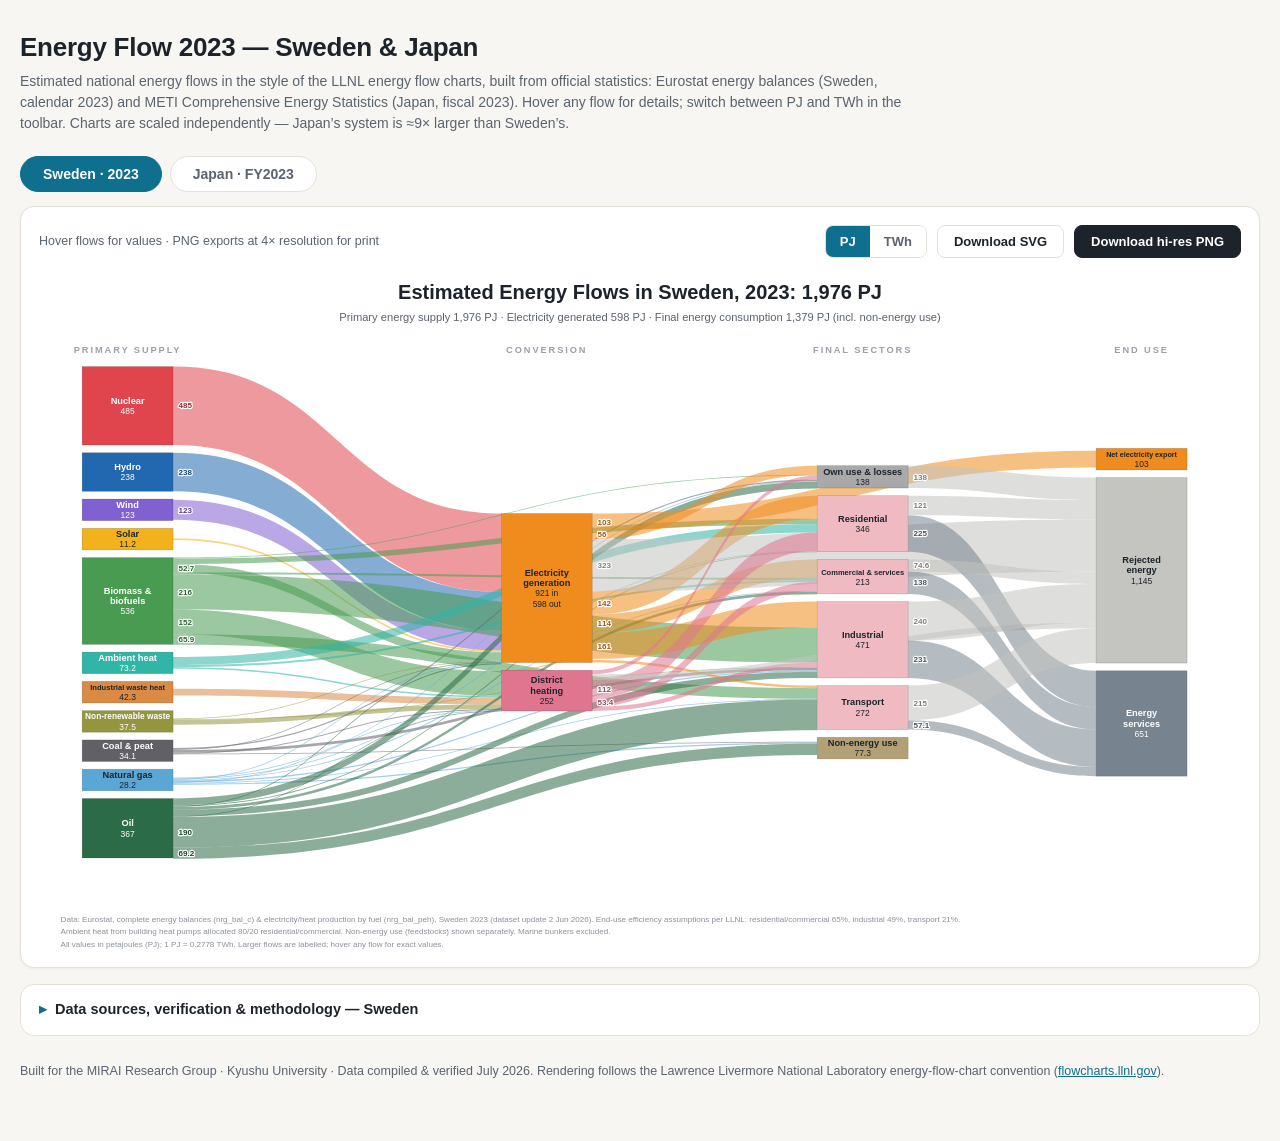
<file: mirai-energy-sankey/energy_sankey_2023.html>
<!DOCTYPE html>
<html lang="en">
<head>
<meta charset="UTF-8">
<meta name="viewport" content="width=device-width, initial-scale=1.0">
<title>Energy Flow 2023 — Sweden &amp; Japan · Sankey Diagrams</title>
<style>
  :root{
    --ink:#1d232a; --ink-soft:#5a636e; --bg:#f7f6f2; --card:#ffffff;
    --line:#e4e1d8; --accent:#0f6f8e;
    --f-ui:-apple-system,BlinkMacSystemFont,"Segoe UI",Roboto,"Helvetica Neue",Arial,sans-serif;
  }
  *{box-sizing:border-box;margin:0;padding:0}
  body{background:var(--bg);color:var(--ink);font-family:var(--f-ui);line-height:1.5;padding:28px 20px 60px}
  .wrap{max-width:1480px;margin:0 auto}
  header.page h1{font-size:26px;font-weight:700;letter-spacing:-.01em}
  header.page p.sub{color:var(--ink-soft);font-size:14px;margin-top:4px;max-width:900px}
  .tabs{display:flex;gap:8px;margin:22px 0 14px}
  .tabs button{
    font-family:var(--f-ui);font-size:14px;font-weight:600;padding:9px 22px;border-radius:999px;
    border:1px solid var(--line);background:var(--card);color:var(--ink-soft);cursor:pointer;
    transition:all .15s;
  }
  .tabs button:hover{border-color:var(--accent);color:var(--accent)}
  .tabs button.on{background:var(--accent);border-color:var(--accent);color:#fff}
  .panel{display:none}
  .panel.on{display:block}
  .card{background:var(--card);border:1px solid var(--line);border-radius:14px;padding:18px 18px 10px;box-shadow:0 1px 3px rgba(30,30,20,.05)}
  .toolbar{display:flex;gap:10px;align-items:center;justify-content:flex-end;margin-bottom:6px;flex-wrap:wrap}
  .toolbar .hint{margin-right:auto;color:var(--ink-soft);font-size:12.5px}
  .toolbar button{
    font-family:var(--f-ui);font-size:13px;font-weight:600;padding:8px 16px;border-radius:8px;cursor:pointer;
    border:1px solid var(--line);background:#fff;color:var(--ink);transition:all .15s;
  }
  .toolbar button.primary{background:var(--ink);color:#fff;border-color:var(--ink)}
  .toolbar button:hover{transform:translateY(-1px);box-shadow:0 2px 6px rgba(0,0,0,.12)}
  .units{display:inline-flex;border:1px solid var(--line);border-radius:8px;overflow:hidden}
  .units button{border:none;border-radius:0;padding:8px 14px;font-weight:600;color:var(--ink-soft);background:#fff}
  .units button:hover{transform:none;box-shadow:none;color:var(--accent)}
  .units button.on{background:var(--accent);color:#fff}
  svg.sankey{width:100%;height:auto;display:block}
  .tip{
    position:fixed;pointer-events:none;z-index:50;display:none;max-width:330px;
    background:rgba(22,26,30,.94);color:#fff;font-size:12.5px;line-height:1.45;
    padding:8px 11px;border-radius:8px;box-shadow:0 4px 14px rgba(0,0,0,.25);
  }
  .tip b{font-size:13px}
  details.method{margin-top:16px;background:var(--card);border:1px solid var(--line);border-radius:14px;padding:0}
  details.method summary{
    cursor:pointer;font-weight:600;font-size:14.5px;padding:14px 18px;list-style:none;display:flex;align-items:center;gap:8px;
  }
  details.method summary::before{content:"▸";transition:transform .15s;color:var(--accent)}
  details.method[open] summary::before{transform:rotate(90deg)}
  details.method .inner{padding:2px 22px 20px;font-size:13.5px;color:#333a42}
  details.method h3{font-size:13px;text-transform:uppercase;letter-spacing:.06em;color:var(--ink-soft);margin:16px 0 6px}
  details.method table{border-collapse:collapse;margin:6px 0 4px;font-size:13px}
  details.method td,details.method th{border:1px solid var(--line);padding:5px 12px;text-align:left}
  details.method th{background:#f3f1ea;font-weight:600}
  details.method td.num{text-align:right;font-variant-numeric:tabular-nums}
  details.method ul{margin:4px 0 4px 20px}
  details.method li{margin:3px 0}
  details.method a{color:var(--accent)}
  footer{margin-top:26px;color:var(--ink-soft);font-size:12.5px}
</style>
</head>
<body>
<div class="wrap">

<header class="page">
  <h1>Energy Flow 2023 — Sweden &amp; Japan</h1>
  <p class="sub">Estimated national energy flows in the style of the LLNL energy flow charts,
  built from official statistics: Eurostat energy balances (Sweden, calendar 2023) and METI
  Comprehensive Energy Statistics (Japan, fiscal 2023). Hover any flow for details; switch between
  PJ and TWh in the toolbar. Charts are scaled independently — Japan’s system is ≈9× larger than Sweden’s.</p>
</header>

<nav class="tabs">
  <button id="tab-se" class="on" onclick="showTab('se')">Sweden · 2023</button>
  <button id="tab-jp" onclick="showTab('jp')">Japan · FY2023</button>
</nav>

<!-- ═══════════ SWEDEN ═══════════ -->
<div class="panel on" id="panel-se">
  <div class="card">
    <div class="toolbar">
      <span class="hint">Hover flows for values · PNG exports at 4× resolution for print</span>
      <div class="units" role="group" aria-label="Units">
        <button class="unit-btn on" data-unit="PJ" onclick="setUnit('PJ')">PJ</button>
        <button class="unit-btn" data-unit="TWh" onclick="setUnit('TWh')">TWh</button>
      </div>
      <button onclick="downloadSVG('se')">Download SVG</button>
      <button class="primary" onclick="downloadPNG('se')">Download hi-res PNG</button>
    </div>
    <div id="chart-se"></div>
  </div>

  <details class="method">
    <summary>Data sources, verification &amp; methodology — Sweden</summary>
    <div class="inner">
      <h3>Sources</h3>
      <ul>
        <li>Eurostat, <a href="https://ec.europa.eu/eurostat/databrowser/view/nrg_bal_c/default/table" target="_blank">Complete energy balances (nrg_bal_c)</a>, Sweden, 2023, TJ — final consumption, transformation inputs, losses, trade.</li>
        <li>Eurostat, <a href="https://ec.europa.eu/eurostat/databrowser/view/nrg_bal_peh/default/table" target="_blank">Production of electricity and derived heat by fuel (nrg_bal_peh)</a>, Sweden, 2023, TJ.</li>
        <li>Values retrieved from the Eurostat API, dataset update of 2 June 2026.</li>
      </ul>
      <h3>Key verified figures</h3>
      <table>
        <tr><th>Quantity</th><th>Value</th><th>Check</th></tr>
        <tr><td>Gross electricity production</td><td class="num">597,935 TJ = 166.1 TWh</td><td>IEA: ~166 TWh ✓</td></tr>
        <tr><td>… of which nuclear / hydro / wind / solar</td><td class="num">48.5 / 66.2 / 34.2 / 3.1 TWh</td><td>Energimyndigheten ✓</td></tr>
        <tr><td>Net electricity export</td><td class="num">102,571 TJ = 28.5 TWh</td><td>Svenska kraftnät: ~29 TWh ✓</td></tr>
        <tr><td>Gross district-heat production</td><td class="num">217,869 TJ = 60.5 TWh</td><td>Energiföretagen: ~56–60 TWh ✓</td></tr>
        <tr><td>Final energy consumption (energy use)</td><td class="num">1,301,926 TJ = 1,302 PJ</td><td>internally balanced ✓</td></tr>
        <tr><td>Final consumption incl. non-energy use</td><td class="num">1,379,239 TJ = 1,379 PJ</td><td>internally balanced ✓</td></tr>
      </table>
      <p>Electricity balance closes exactly: 597,935 (gross) = 433,141 (final sectors) + 102,571 (net export)
      + 55,966 (own use &amp; grid losses) + 6,257 (to district-heat heat pumps). District heat closes exactly:
      217,869 = 192,612 (sectors) + 25,257 (own use &amp; distribution losses).</p>
      <h3>Comparison with the IEA energy Sankey (iea.org/sankey)</h3>
      <p>The IEA shows a total energy supply (TES) of 1,892 PJ for Sweden 2023 vs. 1,976 PJ here. The two
      agree almost perfectly where conventions coincide; the differences are accounting conventions, not data:</p>
      <ul>
        <li>Per fuel, IEA vs. this chart (PJ): biofuels &amp; waste 573.5 vs. 573.5 (identical); hydro 238.3 vs. 238.5;
        wind + solar + other 177.1 vs. 176.8; oil 373.5 vs. 367.5; gas 30.1 vs. 28.2.</li>
        <li><b>Nuclear:</b> IEA imputes a fixed 33% reactor efficiency (→ 529 PJ primary); Eurostat reports the
        actual Swedish reactor heat, ~36% (→ 485 PJ here). Both correspond to the same 48.5 TWh of electricity.</li>
        <li><b>Electricity exports:</b> the IEA headline TES nets out net exports (−103 PJ); this chart draws
        them as an explicit flow instead. IEA’s own by-source total is 1,983 PJ — within 0.3% of this chart.</li>
        <li><b>Coal:</b> IEA reports supply (62 PJ, incl. stock changes and the steelworks coke/blast-furnace-gas
        chain); this chart shows use (34 PJ) with the remainder inside “Own use &amp; losses”.</li>
      </ul>
      <h3>Methodology &amp; assumptions</h3>
      <ul>
        <li>Layout and end-use efficiencies follow LLNL conventions: residential &amp; commercial 65%, industry 49%, transport 21% (“energy services” vs. “rejected energy”).</li>
        <li>CHP fuel inputs are split between the electricity and district-heat boxes in proportion to each fuel’s gross electricity vs. heat output.</li>
        <li>“Commercial &amp; services” includes public services, agriculture, forestry and fishing.</li>
        <li>Ambient heat (73.2 PJ): 9.9 PJ enters district heating via large heat pumps (Eurostat); the 63.3 PJ captured by building heat pumps is reported by Eurostat under “non-specified” and is allocated here 80% residential / 20% commercial.</li>
        <li>“Industrial waste heat &amp; other” = Eurostat fuel class X9900 feeding district heating (flue-gas condensation, excess industrial heat).</li>
        <li>“Coal &amp; peat” includes manufactured gases (coke-oven/blast-furnace gas) and peat. “Biomass” includes renewable municipal waste and transport biofuels; non-renewable waste is shown separately.</li>
        <li>Refinery/energy-branch own use appears as “Own use &amp; losses”. Non-energy use (feedstocks, lubricants, bitumen) is shown as a separate terminal. International aviation is included in transport; marine bunkers are excluded (Eurostat convention).</li>
      </ul>
    </div>
  </details>
</div>

<!-- ═══════════ JAPAN ═══════════ -->
<div class="panel" id="panel-jp">
  <div class="card">
    <div class="toolbar">
      <span class="hint">Hover flows for values · PNG exports at 4× resolution for print</span>
      <div class="units" role="group" aria-label="Units">
        <button class="unit-btn on" data-unit="PJ" onclick="setUnit('PJ')">PJ</button>
        <button class="unit-btn" data-unit="TWh" onclick="setUnit('TWh')">TWh</button>
      </div>
      <button onclick="downloadSVG('jp')">Download SVG</button>
      <button class="primary" onclick="downloadPNG('jp')">Download hi-res PNG</button>
    </div>
    <div id="chart-jp"></div>
  </div>

  <details class="method">
    <summary>Data sources, verification &amp; methodology — Japan</summary>
    <div class="inner">
      <h3>Sources</h3>
      <ul>
        <li>METI / Agency for Natural Resources and Energy, <a href="https://www.enecho.meti.go.jp/statistics/total_energy/results.html" target="_blank">総合エネルギー統計 — Comprehensive Energy Statistics</a>, FY2023 energy balance table (確報, energy-unit table, TJ), file <code>stte_2023.xlsx</code>.</li>
        <li>Press release of 25 Apr 2025: <a href="https://www.meti.go.jp/press/2025/04/20250425004/20250425004.html" target="_blank">令和5年度（2023年度）エネルギー需給実績（確報）</a>.</li>
      </ul>
      <h3>Key verified figures</h3>
      <table>
        <tr><th>Quantity</th><th>Value</th><th>Check vs. METI</th></tr>
        <tr><td>Domestic primary energy supply (国内供給)</td><td class="num">17,557,652 TJ = 17,558 PJ</td><td>17,575 PJ (pre-revision) ✓</td></tr>
        <tr><td>Final energy consumption (incl. non-energy)</td><td class="num">11,509,459 TJ = 11,509 PJ</td><td>11,515 PJ ✓</td></tr>
        <tr><td>… households / transport / business &amp; industry</td><td class="num">1,697 / 2,780 / 7,032 PJ</td><td>1,702 / 2,780 / 7,033 PJ ✓</td></tr>
        <tr><td>Electricity generated (utility + auto, net of pumping)</td><td class="num">3,565,033 TJ ≈ 990 TWh</td><td>row #240000+#250000 ✓</td></tr>
      </table>
      <p>Electricity balance closes exactly: 3,565,033 = 3,150,952 (final sectors) + 194,699 (own use)
      + 175,617 (T&amp;D losses) + 3,629 (to heat supply) + 40,136 (statistical difference).</p>
      <h3>Comparison with the IEA energy Sankey (iea.org/sankey)</h3>
      <p>The IEA shows a total energy supply (TES) of 15,844 PJ for Japan (calendar 2023) vs. 17,558 PJ here
      (METI, fiscal 2023). The ≈1,714 PJ gap is fully explained by four convention differences —
      neither figure is wrong:</p>
      <ul>
        <li><b>Calorific basis (≈ +970 PJ):</b> METI books all fuels at gross calorific value (HHV);
        IEA uses net (LHV). This inflates gas ≈ +354 PJ, oil ≈ +409 PJ, coal ≈ +204 PJ relative to IEA.
        Japanese national statistics are always a few percent above IEA figures for this reason.</li>
        <li><b>Renewable electricity accounting (≈ +916 PJ):</b> METI converts hydro/solar/wind electricity
        to “primary equivalent” by dividing by the average fossil-plant efficiency (implied factor 41.8%:
        IEA hydro 271 PJ actual electricity vs. 648 PJ here). IEA counts these 1:1. Partly offset by nuclear
        (METI actual ~38.5% heat → 724 PJ vs. IEA fixed 33% → 917 PJ; −193 PJ) and geothermal (IEA imputes
        10% efficiency; −93 PJ).</li>
        <li><b>Recovered energy (≈ +273 PJ):</b> METI counts recovered industrial waste heat and electricity
        (未活用エネルギー) as primary supply; IEA does not.</li>
        <li><b>Fiscal vs. calendar year</b> plus LHV conversion of biomass/waste: the remainder (≈ −150 PJ).</li>
      </ul>
      <p>Consequence of the substitution method: ≈0.9 EJ of the “rejected energy” leaving the electricity box
      is an accounting artifact for hydro/solar/wind rather than physical waste heat — the same convention
      LLNL uses in its U.S. chart.</p>
      <h3>Methodology &amp; assumptions</h3>
      <ul>
        <li>Layout and end-use efficiencies follow LLNL conventions: residential &amp; commercial 65%, industry 49%, transport 21%.</li>
        <li>“Electricity generation” merges utility power (事業用発電, incl. pumped-storage losses) and auto-producers (自家用発電 — includes most rooftop/on-site solar PV).</li>
        <li>“Steam &amp; heat supply” merges industrial auto-steam boilers (自家用蒸気, 933 PJ) and district heat-supply business (熱供給, 32 PJ); its output flows mostly back to manufacturing.</li>
        <li>“Industrial” = manufacturing + agriculture, mining and construction (#610000+#620000); “Commercial &amp; services” = 業務他 (#650000).</li>
        <li>“Waste &amp; recovered energy” = 未活用エネルギー (refuse-fired power, waste tires/plastics, recovered industrial heat).</li>
        <li>City gas is shown inside the natural-gas band; the ≈163 PJ of LPG/refinery feed blended into city gas is allocated proportionally to the oil band’s deliveries.</li>
        <li>Non-energy use (naphtha and other feedstocks, 1,234 PJ) is a separate terminal. “Own use &amp; losses” bundles energy-industry own use (coke ovens, refineries), stock changes and the statistical difference.</li>
        <li>Nuclear, hydro, geothermal and PV inputs use METI primary-equivalent accounting (thermal input for nuclear/geothermal; generated electricity for hydro/PV/wind).</li>
      </ul>
    </div>
  </details>
</div>

<footer>
  Built for the MIRAI Research Group · Kyushu University · Data compiled &amp; verified July 2026.
  Rendering follows the Lawrence Livermore National Laboratory energy-flow-chart convention
  (<a href="https://flowcharts.llnl.gov" target="_blank" style="color:var(--accent)">flowcharts.llnl.gov</a>).
</footer>

</div>
<div class="tip" id="tip"></div>

<script>
"use strict";

/* ══════════════════════════════════════════════════════════════════
   DATA — all values in TJ, taken from official statistics.
   Sweden : Eurostat nrg_bal_c + nrg_bal_peh, geo=SE, 2023 (API, update 2026-06-02)
   Japan  : METI 総合エネルギー統計 FY2023 確報, energy-unit balance table (stte_2023.xlsx)
   Every node balances: sum(in) = sum(out) exactly (see methodology panels).
   ══════════════════════════════════════════════════════════════════ */

const COLORS = {
  nuclear:"#e0454e", hydro:"#2268b0", wind:"#8161d1", solar:"#f2b21c",
  geo:"#a2643a", bio:"#4a9b52", amb:"#31b5a6", wh:"#d98a45",
  wst:"#94953f", coal:"#606066", gas:"#5aa7d6", oil:"#2c6b47",
  elec:"#f08c1e", heat:"#e07590", own:"#a9a9a9",
  rej:"#c4c4c0", svc:"#77848f", ne:"#b3a077", exp:"#f08c1e"
};

const DATA = {

se: {
  title: "Estimated Energy Flows in Sweden, 2023",
  source: "Data: Eurostat, complete energy balances (nrg_bal_c) & electricity/heat production by fuel (nrg_bal_peh), Sweden 2023 (dataset update 2 Jun 2026). " +
          "End-use efficiency assumptions per LLNL: residential/commercial 65%, industrial 49%, transport 21%.",
  note: "Ambient heat from building heat pumps allocated 80/20 residential/commercial. Non-energy use (feedstocks) shown separately. Marine bunkers excluded.",
  file: "Sweden_Energy_Flow_2023",
  nodes: [
    {id:"nuclear", label:"Nuclear",                    col:0, color:COLORS.nuclear},
    {id:"hydro",   label:"Hydro",                      col:0, color:COLORS.hydro},
    {id:"wind",    label:"Wind",                       col:0, color:COLORS.wind},
    {id:"solar",   label:"Solar",                      col:0, color:COLORS.solar},
    {id:"bio",     label:"Biomass & biofuels",         col:0, color:COLORS.bio},
    {id:"amb",     label:"Ambient heat",               col:0, color:COLORS.amb},
    {id:"wh",      label:"Industrial waste heat",      col:0, color:COLORS.wh},
    {id:"wst",     label:"Non-renewable waste",        col:0, color:COLORS.wst},
    {id:"coal",    label:"Coal & peat",                col:0, color:COLORS.coal},
    {id:"gas",     label:"Natural gas",                col:0, color:COLORS.gas},
    {id:"oil",     label:"Oil",                        col:0, color:COLORS.oil},
    {id:"elec",    label:"Electricity generation",     col:1, color:COLORS.elec, box:true},
    {id:"dh",      label:"District heating",           col:1, color:COLORS.heat, box:true},
    {id:"own",     label:"Own use & losses",           col:2, color:COLORS.own,  box:true},
    {id:"res",     label:"Residential",                col:2, color:"#f0bac2", box:true, eff:0.65},
    {id:"com",     label:"Commercial & services",      col:2, color:"#f0bac2", box:true, eff:0.65},
    {id:"ind",     label:"Industrial",                 col:2, color:"#f0bac2", box:true, eff:0.49},
    {id:"tpt",     label:"Transport",                  col:2, color:"#f0bac2", box:true, eff:0.21},
    {id:"ne",      label:"Non-energy use",             col:2, color:COLORS.ne,  box:true, terminal:true},
    {id:"exp",     label:"Net electricity export",     col:3, color:COLORS.exp, box:true, terminal:true},
    {id:"rej",     label:"Rejected energy",            col:3, color:COLORS.rej, box:true, terminal:true},
    {id:"svc",     label:"Energy services",            col:3, color:COLORS.svc, box:true, terminal:true},
  ],
  flows: [
    ["nuclear","elec",484672], ["hydro","elec",238464], ["wind","elec",123282], ["solar","elec",11210],
    ["bio","elec",52682], ["bio","dh",152239], ["bio","res",34156], ["bio","com",12636],
    ["bio","ind",216275], ["bio","tpt",65926], ["bio","own",2078],
    ["amb","dh",9922], ["amb","res",50655], ["amb","com",12664],
    ["wh","dh",42257],
    ["wst","elec",5701], ["wst","dh",28067], ["wst","ind",3710],
    ["coal","elec",3002], ["coal","dh",6155], ["coal","ind",15959], ["coal","own",8118], ["coal","ne",870],
    ["gas","elec",603], ["gas","dh",3319], ["gas","res",972], ["gas","com",3212],
    ["gas","ind",8293], ["gas","tpt",600], ["gas","own",3882], ["gas","ne",7291],
    ["oil","elec",898], ["oil","dh",3489], ["oil","res",5554], ["oil","com",16821],
    ["oil","ind",39215], ["oil","tpt",189522], ["oil","own",42805], ["oil","ne",69152],
    ["elec","dh",6257], ["elec","res",142380], ["elec","com",114228], ["elec","ind",160650],
    ["elec","tpt",15883], ["elec","own",55966], ["elec","exp",102571], ["elec","rej",322579],
    ["dh","res",112108], ["dh","com",53443], ["dh","ind",27061], ["dh","own",25257], ["dh","rej",33836],
    ["own","rej",138106],
  ],
},

jp: {
  title: "Estimated Energy Flows in Japan, FY2023",
  source: "Data: METI Comprehensive Energy Statistics (総合エネルギー統計), FY2023 final energy balance table (確報, revised), energy-unit table in TJ. " +
          "End-use efficiency assumptions per LLNL: residential/commercial 65%, industrial 49%, transport 21%.",
  note: "Utility & auto-producer generation merged; pumped-storage losses inside electricity box. City-gas LPG feed allocated to the oil band. Non-energy use (naphtha etc.) shown separately.",
  file: "Japan_Energy_Flow_FY2023",
  nodes: [
    {id:"nuclear", label:"Nuclear",                    col:0, color:COLORS.nuclear},
    {id:"hydro",   label:"Hydro",                      col:0, color:COLORS.hydro},
    {id:"solar",   label:"Solar",                      col:0, color:COLORS.solar},
    {id:"wind",    label:"Wind",                       col:0, color:COLORS.wind},
    {id:"geo",     label:"Geothermal",                 col:0, color:COLORS.geo},
    {id:"bio",     label:"Biomass",                    col:0, color:COLORS.bio},
    {id:"wst",     label:"Waste & recovered energy",   col:0, color:COLORS.wst},
    {id:"coal",    label:"Coal",                       col:0, color:COLORS.coal},
    {id:"gas",     label:"Natural gas & city gas",     col:0, color:COLORS.gas},
    {id:"oil",     label:"Oil",                        col:0, color:COLORS.oil},
    {id:"elec",    label:"Electricity generation",     col:1, color:COLORS.elec, box:true},
    {id:"heat",    label:"Steam & heat supply",        col:1, color:COLORS.heat, box:true},
    {id:"own",     label:"Own use & losses",           col:2, color:COLORS.own,  box:true},
    {id:"res",     label:"Residential",                col:2, color:"#f0bac2", box:true, eff:0.65},
    {id:"com",     label:"Commercial & services",      col:2, color:"#f0bac2", box:true, eff:0.65},
    {id:"ind",     label:"Industrial",                 col:2, color:"#f0bac2", box:true, eff:0.49},
    {id:"tpt",     label:"Transport",                  col:2, color:"#f0bac2", box:true, eff:0.21},
    {id:"ne",      label:"Non-energy use",             col:2, color:COLORS.ne,  box:true, terminal:true},
    {id:"rej",     label:"Rejected energy",            col:3, color:COLORS.rej, box:true, terminal:true},
    {id:"svc",     label:"Energy services",            col:3, color:COLORS.svc, box:true, terminal:true},
  ],
  flows: [
    ["nuclear","elec",724001], ["hydro","elec",647815],
    ["solar","elec",830836], ["solar","com",659], ["solar","res",4797],
    ["wind","elec",90344], ["geo","elec",29383],
    ["bio","elec",301793], ["bio","heat",176018], ["bio","ind",529], ["bio","com",2978], ["bio","own",20743],
    ["wst","elec",319231], ["wst","heat",200387], ["wst","ind",31260], ["wst","own",4216],
    ["coal","elec",2760743], ["coal","heat",249404], ["coal","ind",1077921], ["coal","com",5275],
    ["coal","tpt",29], ["coal","ne",16241], ["coal","own",178232],
    ["gas","elec",2419929], ["gas","heat",235477], ["gas","ind",277835], ["gas","com",316421],
    ["gas","res",367715], ["gas","tpt",650], ["gas","ne",8891], ["gas","own",6],
    ["oil","elec",446649], ["oil","heat",285122], ["oil","ind",733474], ["oil","com",371298],
    ["oil","res",422505], ["oil","tpt",2683993], ["oil","ne",1208767], ["oil","own",106086],
    ["elec","heat",3629], ["elec","res",900865], ["elec","com",1034599], ["elec","ind",1156030],
    ["elec","tpt",59458], ["elec","own",410452], ["elec","rej",5005691],
    ["heat","ind",785456], ["heat","com",40818], ["heat","res",995], ["heat","rej",322768],
    ["own","rej",719735],
  ],
},
};

/* ══════════════ derived flows: sectors → services / rejected ══════════════ */
for (const key of ["se","jp"]) {
  const d = DATA[key];
  const inflow = {};
  d.flows.forEach(([s,t,v]) => { inflow[t] = (inflow[t]||0) + v; });
  d.nodes.filter(n => n.eff).forEach(n => {
    const tot = inflow[n.id] || 0;
    const svc = Math.round(tot * n.eff);
    d.flows.push([n.id,"svc",svc]);
    d.flows.push([n.id,"rej",tot - svc]);
  });
}

/* ══════════════════════════ LAYOUT + RENDER ══════════════════════════ */

const W = 1560, H = 900;
const CHART_TOP = 132, CHART_BOT = 772;
const COL_X   = {0: 56, 1: 600, 2: 1010, 3: 1372};
const BOX_W   = 118;
const GAP     = 10;
const MIN_H   = 28;
const FONT    = '"Helvetica Neue", Helvetica, Arial, sans-serif';

let UNIT = "PJ";                                     // "PJ" | "TWh"
const conv = tj => UNIT === "PJ" ? tj/1000 : tj/3600;
function fmtV(tj) {                                  // bare number, adaptive decimals
  const v = conv(tj);
  const d = v >= 100 ? 0 : v >= 1 ? 1 : 2;
  return v.toLocaleString("en-US", {maximumFractionDigits: d});
}
const fmtU = tj => fmtV(tj) + " " + UNIT;            // number + unit

function textColor(hex) {                            // black or white text on a box
  const r = parseInt(hex.slice(1,3),16), g = parseInt(hex.slice(3,5),16), b = parseInt(hex.slice(5,7),16);
  return (0.299*r + 0.587*g + 0.114*b)/255 > 0.55 ? "#1d232a" : "#ffffff";
}
function shade(hex, f) {                             // darken flow-label colors for readability
  const c = i => Math.round(parseInt(hex.slice(i,i+2),16)*(1-f));
  return "#" + [c(1),c(3),c(5)].map(v => v.toString(16).padStart(2,"0")).join("");
}
function wrapName(label) {                           // split long names into two balanced lines
  if (label.length <= 14 || !label.includes(" ")) return [label];
  const words = label.split(" ");
  let best = 1, bestDiff = 1e9;
  for (let i = 1; i < words.length; i++) {
    const a = words.slice(0,i).join(" ").length, b = words.slice(i).join(" ").length;
    if (Math.abs(a-b) < bestDiff) { bestDiff = Math.abs(a-b); best = i; }
  }
  return [words.slice(0,best).join(" "), words.slice(best).join(" ")];
}

function layout(d) {
  const nodes = {}; d.nodes.forEach((n,i) => nodes[n.id] = {...n, order:i, in:0, out:0});
  d.flows.forEach(([s,t,v]) => { nodes[s].out += v; nodes[t].in += v; });

  const cols = [0,1,2,3].map(c => d.nodes.filter(n => n.col===c).map(n => nodes[n.id]));
  const avail = CHART_BOT - CHART_TOP;

  // initial scale from busiest column, then shrink until min-height boxes fit everywhere
  let scale = Infinity;
  cols.forEach(list => {
    if (!list.length) return;
    const tot = list.reduce((a,n) => a + Math.max(n.in, n.out), 0);
    scale = Math.min(scale, (avail - GAP*(list.length-1)) / tot);
  });
  for (let iter = 0; iter < 100; iter++) {
    const overflow = cols.some(list =>
      list.reduce((a,n) => a + Math.max(MIN_H, Math.max(n.in,n.out)*scale), 0) + GAP*(list.length-1) > avail);
    if (!overflow) break;
    scale *= 0.98;
  }

  // vertical stacking per column, centered
  cols.forEach(list => {
    const tot = list.reduce((a,n) => a + Math.max(MIN_H, Math.max(n.in,n.out)*scale), 0) + GAP*(list.length-1);
    let y = CHART_TOP + (avail - tot) / 2;
    list.forEach(n => {
      n.h = Math.max(MIN_H, Math.max(n.in, n.out) * scale);
      n.y = y; y += n.h + GAP;
      n.x = COL_X[n.col];
    });
  });

  // flow geometry: stacks centered on each box edge, ordered by the other endpoint's y
  const flows = d.flows.map(([s,t,v]) => ({s:nodes[s], t:nodes[t], v, h:Math.max(1, v*scale)}));
  const outCur = {}, inCur = {};
  Object.values(nodes).forEach(n => {
    outCur[n.id] = n.y + Math.max(0, (n.h - n.out*scale)/2);
    inCur[n.id]  = n.y + Math.max(0, (n.h - n.in *scale)/2);
  });
  Object.values(nodes).forEach(n => {
    flows.filter(f => f.s===n).sort((a,b) => (a.t.y - b.t.y) || (a.t.col - b.t.col))
      .forEach(f => { f.y0 = outCur[n.id]; outCur[n.id] += f.h; });
  });
  Object.values(nodes).forEach(n => {
    flows.filter(f => f.t===n).sort((a,b) => (a.s.y - b.s.y) || (a.s.col - b.s.col))
      .forEach(f => { f.y1 = inCur[n.id]; inCur[n.id] += f.h; });
  });
  return {nodes, flows, scale};
}

function esc(s){ return String(s).replace(/&/g,"&amp;").replace(/</g,"&lt;"); }

function render(key) {
  const d = DATA[key];
  const {nodes, flows} = layout(d);

  // headline totals, computed from the flows themselves (always consistent)
  // useful output of a conversion box = outflows minus what it sends to Rejected energy
  const rejOut = {};
  d.flows.forEach(([s,t,v]) => { if (t==="rej") rejOut[s] = (rejOut[s]||0) + v; });
  const P = d.nodes.filter(n => n.col===0).reduce((a,n) => a + nodes[n.id].out, 0);
  const E = nodes.elec.out - (rejOut.elec || 0);
  const F = ["res","com","ind","tpt","ne"].reduce((a,id) => a + (nodes[id] ? nodes[id].in : 0), 0);

  const parts = [];
  parts.push(`<svg class="sankey" id="svg-${key}" viewBox="0 0 ${W} ${H}" width="${W}" height="${H}" xmlns="http://www.w3.org/2000/svg" font-family='${FONT}'>`);
  parts.push(`<rect x="0" y="0" width="${W}" height="${H}" fill="#ffffff"/>`);

  // header — identical structure for both countries
  parts.push(`<text x="${W/2}" y="46" font-size="26" font-weight="700" fill="#1d232a" text-anchor="middle">${esc(d.title)}: ${fmtU(P)}</text>`);
  parts.push(`<text x="${W/2}" y="74" font-size="14.5" fill="#5a636e" text-anchor="middle">Primary energy supply ${fmtU(P)}  ·  Electricity generated ${fmtU(E)}  ·  Final energy consumption ${fmtU(F)} (incl. non-energy use)</text>`);

  // column headers
  [["PRIMARY SUPPLY",0],["CONVERSION",1],["FINAL SECTORS",2],["END USE",3]].forEach(([t,c]) => parts.push(
    `<text x="${COL_X[c]+BOX_W/2}" y="${CHART_TOP-16}" font-size="12" font-weight="700" letter-spacing="2.5" fill="#9aa0a8" text-anchor="middle">${t}</text>`));

  // flows (behind boxes); collect value-label positions for flows thick enough
  const flowLabels = [];
  flows.forEach(f => {
    const x0 = f.s.x + BOX_W, x1 = f.t.x;
    const ya = f.y0, yb = f.y0 + f.h, yc = f.y1, yd = f.y1 + f.h;
    const mx = (x0 + x1) / 2;
    const path = `M${x0},${ya} C${mx},${ya} ${mx},${yc} ${x1},${yc} L${x1},${yd} C${mx},${yd} ${mx},${yb} ${x0},${yb} Z`;
    let color = f.s.color;
    if (f.t.id==="svc") color = COLORS.svc;
    if (f.t.id==="rej") color = COLORS.rej;
    if (f.s.id==="own") color = COLORS.rej;
    const tipTitle = `${f.s.label} → ${f.t.label}`;
    parts.push(`<path d="${path}" fill="${color}" opacity="0.55" data-tip="${esc(tipTitle)}|${tipBoth(f.v)}" class="flow"/>`);
    if (f.h >= 11) flowLabels.push({x:x0+7, y:ya+f.h/2+3.5, v:f.v, c:shade(color,0.35)});
  });

  // boxes with name + value inside (LLNL style)
  Object.values(nodes).forEach(n => {
    const tp = Math.max(n.in, n.out);
    const tc = textColor(n.color);
    parts.push(`<rect x="${n.x}" y="${n.y}" width="${BOX_W}" height="${n.h}" fill="${n.color}" stroke="#00000038" stroke-width="0.8" data-tip="${esc(n.label)}|${tipBoth(tp)}" class="nodeRect"/>`);
    const cx = n.x + BOX_W/2;
    const isConv = (n.id==="elec" || n.id==="heat" || n.id==="dh");
    const nameLines = (n.h >= 52) ? wrapName(n.label) : [n.label];
    const valLines  = (isConv && n.h >= 66) ? [`${fmtV(n.in)} in`, `${fmtV(n.out - (rejOut[n.id]||0))} out`] : [fmtV(tp)];
    const fs = Math.min(12, 205 / Math.max(...nameLines.map(l => l.length)));
    const lh = 13.5;
    const all = nameLines.length + valLines.length;
    let ty = n.y + n.h/2 - (all-1)*lh/2 + 4;
    nameLines.forEach(l => { parts.push(`<text x="${cx}" y="${ty}" font-size="${fs.toFixed(1)}" font-weight="700" fill="${tc}" text-anchor="middle">${esc(l)}</text>`); ty += lh; });
    valLines.forEach(l => { parts.push(`<text x="${cx}" y="${ty}" font-size="11" fill="${tc}" text-anchor="middle">${l}</text>`); ty += lh; });
  });

  // flow value labels on top, with white halo
  flowLabels.forEach(L => parts.push(
    `<text x="${L.x}" y="${L.y}" font-size="10.5" font-weight="600" fill="${L.c}" paint-order="stroke" stroke="#ffffff" stroke-width="3" stroke-linejoin="round">${fmtV(L.v)}</text>`));

  // source lines
  parts.push(`<text x="28" y="${H-46}" font-size="10.5" fill="#8b9199">${esc(d.source)}</text>`);
  parts.push(`<text x="28" y="${H-30}" font-size="10.5" fill="#8b9199">${esc(d.note)}</text>`);
  parts.push(`<text x="28" y="${H-14}" font-size="10.5" fill="#8b9199">All values in ${UNIT === "PJ" ? "petajoules (PJ); 1 PJ = 0.2778 TWh" : "terawatt-hours (TWh); 1 TWh = 3.6 PJ"}. Larger flows are labelled; hover any flow for exact values.</text>`);

  parts.push(`</svg>`);
  document.getElementById("chart-"+key).innerHTML = parts.join("");
  attachTips(key);
}

function tipBoth(tj) {   // tooltip always shows both units
  const pj  = (tj/1000).toLocaleString("en-US", {maximumFractionDigits: tj >= 100000 ? 0 : 1});
  const twh = (tj/3600).toLocaleString("en-US", {maximumFractionDigits: tj >= 360000 ? 0 : 1});
  return `${pj} PJ  ·  ${twh} TWh`;
}

function setUnit(u) {
  UNIT = u;
  document.querySelectorAll(".unit-btn").forEach(b => b.classList.toggle("on", b.dataset.unit === u));
  render("se"); render("jp");
}

/* ══════════════════════════ tooltips ══════════════════════════ */
const tip = document.getElementById("tip");
function attachTips(key) {
  document.querySelectorAll(`#svg-${key} [data-tip]`).forEach(el => {
    el.addEventListener("mousemove", e => {
      const [t,v] = el.getAttribute("data-tip").split("|");
      tip.innerHTML = `<b>${t}</b><br>${v}`;
      tip.style.display = "block";
      const px = Math.min(e.clientX + 14, window.innerWidth - 340);
      tip.style.left = px + "px";
      tip.style.top  = (e.clientY + 16) + "px";
      if (el.classList.contains("flow")) el.setAttribute("opacity","0.85");
    });
    el.addEventListener("mouseleave", () => {
      tip.style.display = "none";
      if (el.classList.contains("flow")) el.setAttribute("opacity","0.52");
    });
  });
}

/* ══════════════════════════ export ══════════════════════════ */
function svgString(key) {
  const svg = document.getElementById("svg-"+key).cloneNode(true);
  svg.removeAttribute("class");
  return '<?xml version="1.0" encoding="UTF-8"?>\n' + new XMLSerializer().serializeToString(svg);
}
function triggerDownload(url, name) {
  const a = document.createElement("a");
  a.href = url; a.download = name;
  document.body.appendChild(a); a.click(); a.remove();
}
function downloadSVG(key) {
  const blob = new Blob([svgString(key)], {type:"image/svg+xml;charset=utf-8"});
  const url = URL.createObjectURL(blob);
  triggerDownload(url, DATA[key].file + ".svg");
  setTimeout(() => URL.revokeObjectURL(url), 4000);
}
function downloadPNG(key, scale = 4) {
  const blob = new Blob([svgString(key)], {type:"image/svg+xml;charset=utf-8"});
  const url = URL.createObjectURL(blob);
  const img = new Image();
  img.onload = () => {
    const canvas = document.createElement("canvas");
    canvas.width = W * scale; canvas.height = H * scale;
    const ctx = canvas.getContext("2d");
    ctx.fillStyle = "#ffffff";
    ctx.fillRect(0, 0, canvas.width, canvas.height);
    ctx.drawImage(img, 0, 0, canvas.width, canvas.height);
    URL.revokeObjectURL(url);
    canvas.toBlob(b => {
      const u = URL.createObjectURL(b);
      triggerDownload(u, DATA[key].file + "_" + (W*scale) + "px.png");
      setTimeout(() => URL.revokeObjectURL(u), 4000);
    }, "image/png");
  };
  img.onerror = () => { URL.revokeObjectURL(url); alert("PNG export failed — try the SVG download instead."); };
  img.src = url;
}

/* ══════════════════════════ tabs ══════════════════════════ */
function showTab(key) {
  tip.style.display = "none";
  ["se","jp"].forEach(k => {
    document.getElementById("panel-"+k).classList.toggle("on", k===key);
    document.getElementById("tab-"+k).classList.toggle("on", k===key);
  });
}
window.addEventListener("scroll", () => { tip.style.display = "none"; }, {passive:true});

render("se");
render("jp");
</script>
</body>
</html>
</file>
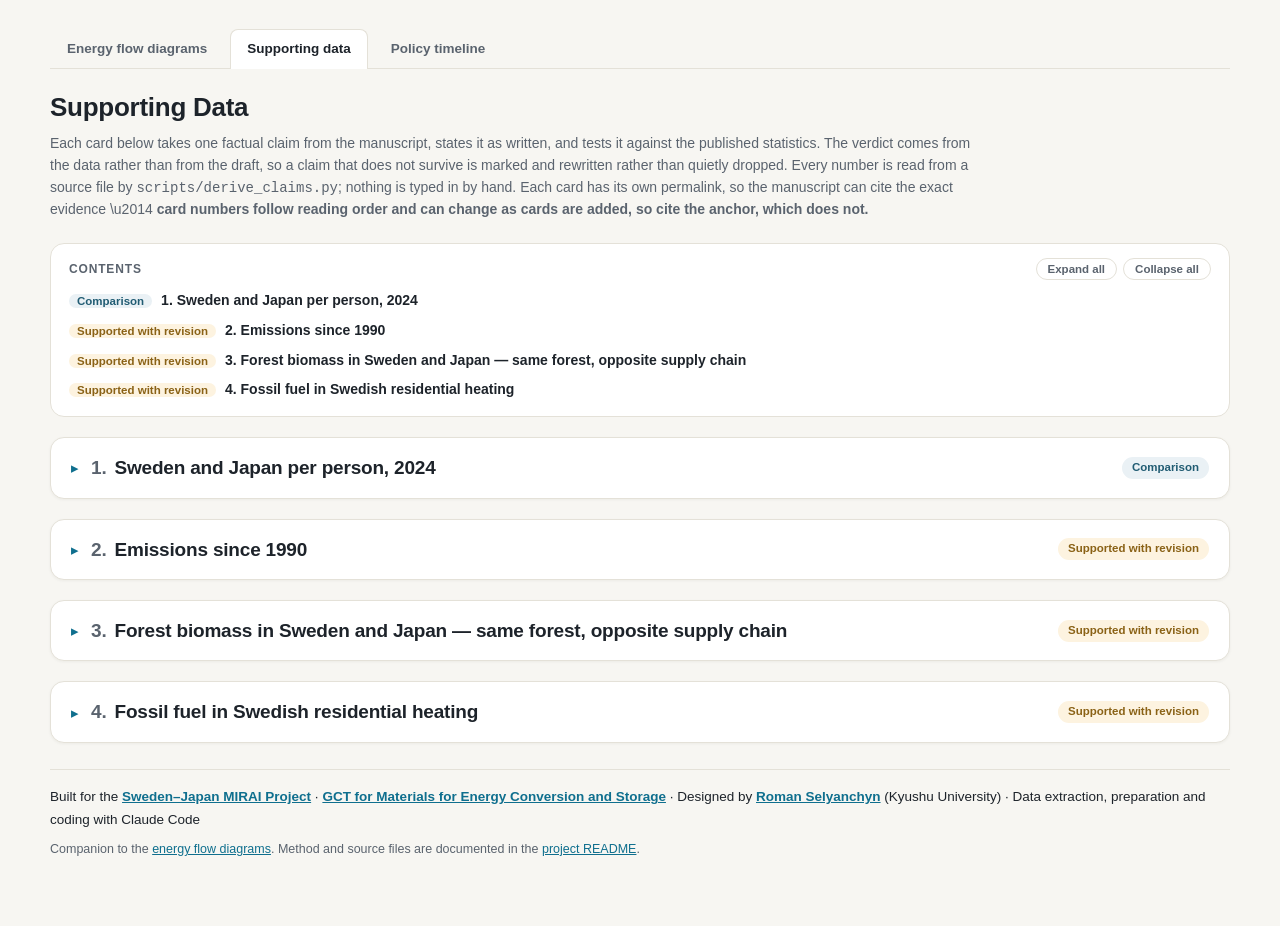
<file: mirai-energy-sankey/evidence.html>
<!DOCTYPE html>
<html lang="en">
<head>
<meta charset="UTF-8">
<meta name="viewport" content="width=device-width, initial-scale=1.0">
<title>Supporting Data — Sweden &amp; Japan Energy Manuscript</title>
<style>
  :root{
    --ink:#1d232a; --ink-soft:#5a636e; --bg:#f7f6f2; --card:#ffffff;
    --line:#e4e1d8; --accent:#0f6f8e;
    --f-ui:-apple-system,BlinkMacSystemFont,"Segoe UI",Roboto,"Helvetica Neue",Arial,sans-serif;
  }
  *{box-sizing:border-box;margin:0;padding:0}
  body{background:var(--bg);color:var(--ink);font-family:var(--f-ui);line-height:1.55;padding:28px 20px 60px}
  .wrap{max-width:1180px;margin:0 auto}
  .sitenav{display:flex;gap:6px;margin-bottom:18px;border-bottom:1px solid var(--line);padding-bottom:0}
  .sitenav a{
    font-size:13.5px;font-weight:600;padding:9px 16px;border-radius:8px 8px 0 0;text-decoration:none;
    color:var(--ink-soft);border:1px solid transparent;border-bottom:none;position:relative;top:1px;
  }
  .sitenav a:hover{color:var(--accent)}
  .sitenav a.on{background:var(--card);border-color:var(--line);color:var(--ink)}
  header.page h1{font-size:26px;font-weight:700;letter-spacing:-.01em}
  header.page p.sub{color:var(--ink-soft);font-size:14px;margin-top:6px;max-width:940px}
  .toc{margin:22px 0 6px;background:var(--card);border:1px solid var(--line);border-radius:14px;padding:14px 18px}
  .toc h2{font-size:12px;text-transform:uppercase;letter-spacing:.07em;color:var(--ink-soft);
          margin-bottom:8px;display:flex;align-items:center}
  .toc .tbtns{margin-left:auto;display:flex;gap:6px}
  .toc .tbtn{
    font-family:var(--f-ui);font-size:11.5px;font-weight:600;padding:4px 11px;border-radius:999px;
    border:1px solid var(--line);background:#fff;color:var(--ink-soft);cursor:pointer;
    text-transform:none;letter-spacing:0;transition:all .13s;
  }
  .toc .tbtn:hover{border-color:var(--accent);color:var(--accent)}
  .toc ol{list-style:none;display:flex;flex-direction:column;gap:5px}
  .toc a{color:var(--ink);text-decoration:none;font-size:14px;font-weight:600}
  .toc a:hover{color:var(--accent)}
  .toc .v{font-size:11.5px;font-weight:700;padding:1px 8px;border-radius:999px;margin-right:9px}

  .claim{background:var(--card);border:1px solid var(--line);border-radius:14px;margin-top:20px;
         box-shadow:0 1px 3px rgba(30,30,20,.05);overflow:hidden;scroll-margin-top:14px}
  /* the whole card collapses; the summary keeps title and verdict visible so the
     register can be scanned closed, and a card addressed by #anchor opens itself */
  .claim > summary{
    cursor:pointer;list-style:none;display:flex;align-items:center;gap:12px;
    padding:15px 20px;transition:background .13s;
  }
  .claim > summary::-webkit-details-marker{display:none}
  .claim > summary::before{content:"\25B8";color:var(--accent);font-size:15px;line-height:1;
                           transition:transform .15s;flex:none}
  .claim[open] > summary::before{transform:rotate(90deg)}
  .claim > summary:hover{background:#fbfaf7}
  .claim > summary h2{margin-right:auto}
  .claim[open] > summary{border-bottom:1px solid var(--line)}
  .claim > .body{padding:8px 22px 22px}
  .claim h2{font-size:19px;font-weight:700;letter-spacing:-.01em}
  .claim .num{color:var(--ink-soft);font-weight:700;margin-right:8px}
  .quote{border-left:4px solid var(--accent);background:#f4f8f9;border-radius:0 10px 10px 0;
         padding:12px 16px;margin:14px 0 6px;font-size:15px}
  .quote .lbl{display:block;font-size:11px;text-transform:uppercase;letter-spacing:.07em;
              color:var(--ink-soft);font-weight:700;margin-bottom:4px}
  .quote.fix{border-left-color:#3f8f5b;background:#f2f8f4}
  .v{font-size:11.5px;font-weight:700;padding:2px 10px;border-radius:999px;white-space:nowrap}
  .v.supported{background:#e6f3ea;color:#276a3c}
  .v.revised{background:#fdf3e0;color:#8a6216}
  .v.unsupported{background:#fbeaea;color:#973030}
  .v.panel{background:#eaf1f5;color:#215c73}
  .blocknote{font-size:13px;color:var(--ink-soft);margin:4px 0;max-width:940px}
  .wtables{overflow-x:auto}
  .wtables table{max-width:100%;min-width:520px}
  .verdict{display:flex;gap:12px;align-items:flex-start;margin:14px 0 2px}
  .verdict p{font-size:14px;margin:0}
  h3.sec{font-size:12px;text-transform:uppercase;letter-spacing:.07em;color:var(--ink-soft);
         margin:22px 0 8px;padding-top:14px;border-top:1px solid var(--line)}
  .chartwrap{overflow-x:auto;margin:2px 0 4px}
  svg.fig{width:100%;min-width:660px;height:auto;display:block}
  svg.fig .hit{cursor:pointer}
  svg.fig .hit:hover{fill:rgba(29,35,42,.05)}
  svg.fig .fband{cursor:pointer}
  .chips{display:flex;flex-wrap:wrap;gap:6px;margin:8px 0 2px}
  .chips .chip{
    display:inline-flex;align-items:center;gap:6px;font-family:var(--f-ui);font-size:12.5px;font-weight:600;
    padding:5px 11px;border-radius:999px;border:1px solid var(--line);background:#fff;color:var(--ink-soft);
    cursor:pointer;transition:all .13s;
  }
  .chips .chip i{width:9px;height:9px;border-radius:2px;background:var(--c,#9aa0a8);flex:none}
  .chips .chip:hover{border-color:var(--c,var(--accent));color:var(--ink)}
  .chips .chip.on{background:var(--ink);border-color:var(--ink);color:#fff}
  p.fighead{font-size:13.5px;color:var(--ink);margin:7px 0 4px}
  .figbar{display:flex;align-items:center;gap:8px;flex-wrap:wrap;margin:2px 0 8px}
  .figbar .cap{font-size:12.5px;color:var(--ink-soft);margin-right:auto}
  .figbar button{
    font-family:var(--f-ui);font-size:12px;font-weight:600;padding:5px 11px;border-radius:999px;
    border:1px solid var(--line);background:#fff;color:var(--ink-soft);cursor:pointer;transition:all .13s;
  }
  .figbar button:hover{border-color:var(--accent);color:var(--accent)}
  table{border-collapse:collapse;font-size:13.5px;width:100%;max-width:760px;margin:4px 0 14px}
  caption{text-align:left;font-size:13px;font-weight:600;color:var(--ink);padding-bottom:6px}
  th,td{border-bottom:1px solid var(--line);padding:6px 10px;text-align:left}
  th{font-size:12px;font-weight:600;color:var(--ink-soft)}
  td.num,th.num{text-align:right;font-variant-numeric:tabular-nums;white-space:nowrap}
  td.sw i{display:inline-block;width:9px;height:9px;border-radius:2px;margin-right:8px}
  tr.tot td{font-weight:700;border-top:1px solid var(--ink);border-bottom:none}
  ul.pts{margin:2px 0 6px 20px;font-size:13.5px}
  ul.pts li{margin:5px 0}
  .cite{background:#fbfaf7;border:1px solid var(--line);border-radius:10px;padding:12px 16px;margin:6px 0;
        font-size:13.5px}
  .cite b{display:block;margin-bottom:2px}
  .cite .d{color:var(--ink-soft);font-size:12.5px;margin:3px 0}
  .cite a{color:var(--accent);word-break:break-all;font-size:12.5px}
  .xcheck{background:#fffdf5;border:1px solid #e8dfc2;border-left:4px solid #d9b64e;border-radius:10px;
          padding:13px 17px;font-size:13.5px;color:#413c2c;margin:4px 0}
  .permalink{font-size:12px;color:var(--ink-soft);margin-top:16px}
  .permalink code{background:#f3f1ea;padding:2px 7px;border-radius:4px;user-select:all}
  footer{margin-top:26px;color:var(--ink-soft);font-size:12.5px;border-top:1px solid var(--line);padding-top:16px}
  footer a{color:var(--accent)}
  footer p{margin:0 0 8px}
  footer p.credits{font-size:13.5px;color:var(--ink);line-height:1.7}
  footer p.credits a{font-weight:600}
  .tip{position:fixed;pointer-events:none;z-index:50;display:none;max-width:340px;
       background:rgba(22,26,30,.94);color:#fff;font-size:12.5px;line-height:1.45;
       padding:8px 11px;border-radius:8px;box-shadow:0 4px 14px rgba(0,0,0,.25)}
</style>
</head>
<body>
<div class="wrap">

<nav class="sitenav">
  <a href="energy_sankey.html">Energy flow diagrams</a>
  <a href="evidence.html" class="on">Supporting data</a>
  <a href="policy_timeline.html">Policy timeline</a>
</nav>

<header class="page">
  <h1>Supporting Data</h1>
  <p class="sub">Each card below takes one factual claim from the manuscript, states it as written, and
  tests it against the published statistics. The verdict comes from the data rather than from the draft,
  so a claim that does not survive is marked and rewritten rather than quietly dropped. Every number is
  read from a source file by <code>scripts/derive_claims.py</code>; nothing is typed in by hand. Each card
  has its own permalink, so the manuscript can cite the exact evidence \u2014 <b>card numbers follow
  reading order and can change as cards are added, so cite the anchor, which does not.</b></p>
</header>

<div class="toc" id="toc"></div>
<div id="claims"></div>

<footer>
  <p class="credits">
    Built for the <a href="https://www.mirai.nu/" target="_blank" rel="noopener">Sweden–Japan MIRAI Project</a>
    · <a href="https://www.mirai.nu/pages/materials" target="_blank" rel="noopener">GCT for Materials for Energy Conversion and Storage</a>
    · Designed by <a href="https://q-pit.kyushu-u.ac.jp/roman_selyanchyn/" target="_blank" rel="noopener">Roman Selyanchyn</a> (Kyushu University)
    · Data extraction, preparation and coding with Claude Code
  </p>
  <p>
    Companion to the <a href="energy_sankey.html">energy flow diagrams</a>. Method and source files are
    documented in the <a href="https://github.com/roman-selyanchyn-kyushu/mirai-energy-sankey" target="_blank" rel="noopener">project README</a>.
  </p>
</footer>

</div>
<div class="tip" id="tip"></div>

<script>
"use strict";

/* Claims are generated by scripts/derive_claims.py and embedded verbatim. */
const CLAIMS = [{"id":"se-jp-percapita","kind":"panel","title":"Sweden and Japan per person, 2024","claim":"The two energy systems differ structurally, not just in scale.","verdict":null,"lead":"Normalised by population — Sweden 10,569,708 and Japan 123,802,000 — the two systems separate on electricity and heat rather than on total energy. The first block needs no adjustment: every metric is measured energy, unaffected by how the two countries book primary energy. The second block does, and the adjustment is shown rather than assumed.","panel":{"blocks":[{"title":"Directly comparable — no adjustment needed","metrics":[{"label":"Electricity used","se":11.17,"jp":7.11,"unit":"MWh/person","ratio":1.57,"note":""},{"label":"Electricity generated","se":16.28,"jp":8.04,"unit":"MWh/person","ratio":2.03,"note":""},{"label":"District heat used","se":15.66,"jp":6.33,"unit":"GJ/person","ratio":2.48,"note":""},{"label":"Final energy consumption","se":128.27,"jp":91.12,"unit":"GJ/person","ratio":1.41,"note":""},{"label":"Non-energy use (feedstocks)","se":8.53,"jp":9.1,"unit":"GJ/person","ratio":0.94,"note":""},{"label":"Energy self-sufficiency","se":78.92,"jp":19.68,"unit":"%","ratio":4.01,"note":"Both balances count nuclear as domestic production although uranium is imported."}],"note":"These are measured quantities: delivered energy, generated electricity, and trade. The primary-energy convention that makes the two Sankeys incomparable does not touch them."},{"title":"Harmonised onto one convention","metrics":[{"label":"Primary energy supply","se":192.14,"jp":125.31,"unit":"GJ/person","ratio":1.53,"note":""},{"label":"Fossil share of primary supply","se":25.54,"jp":83.79,"unit":"%","ratio":0.3,"note":""}],"note":"Both countries restated onto the physical energy content method: renewable electricity counted 1:1, nuclear as reactor heat at a single efficiency, fossil fuels at net calorific value."},{"title":"Sector split of final energy use","metrics":[{"label":"Residential","se":22.6,"jp":16.7,"unit":"%","ratio":null},{"label":"Commercial & services","se":14.4,"jp":17.6,"unit":"%","ratio":null},{"label":"Industrial","se":39.5,"jp":39.0,"unit":"%","ratio":null},{"label":"Transport","se":23.4,"jp":26.6,"unit":"%","ratio":null}],"note":"Share of final energy consumption excluding non-energy use."},{"title":"Fossil CO₂ — also directly comparable","metrics":[{"label":"CO₂, territorial","se":3.59,"jp":7.77,"unit":"t/person","ratio":0.46,"note":""},{"label":"CO₂, consumption-based","se":5.85,"jp":9.19,"unit":"t/person (2023)","ratio":0.64,"note":""},{"label":"CO₂ per unit of primary energy","se":67.3,"jp":223.28,"unit":"g/kWh","ratio":0.3,"note":""},{"label":"Share of global CO₂","se":0.1,"jp":2.49,"unit":"%","ratio":0.04,"note":""}],"note":"Emissions themselves need no harmonisation: they are measured at the fuel, not booked by a primary-energy convention. Consumption-based emissions add what is embodied in imports and remove what is embodied in exports, and are published a year behind — the gap between those two rows is the more interesting number. The intensity row is the exception, because energy is its denominator: it is computed against the harmonised primary energy above rather than taken from the compiler, whose own figures of 62 and 201 g/kWh sit on the substitution method. Fossil CO₂ only; the trajectory since 1990 has its own card."}]},"steps":[{"what":"Japan: hydro, wind and solar PV from substitution equivalent to generated electricity","delta":-897.3},{"what":"Japan: nuclear from substitution equivalent to reactor heat at 33%","delta":226.3},{"what":"Japan: fossil fuels from gross to net calorific value (coal ×0.95, oil ×0.95, gas ×0.9)","delta":-881.1},{"what":"Japan: recovered industrial steam and electricity removed, which Sweden does not book","delta":-255.9},{"what":"Sweden: nuclear restated from its actual 35.8% reactor efficiency onto the same 33%","delta":42.7}],"population":{"se":{"value":10569708,"year_end_prev":10551707,"year_end":10587710,"basis":"mean of 31 Dec 2023 and 31 Dec 2024","source":"SCB (Statistics Sweden), table BE0101 Population by region, age and year","url":"https://www.scb.se/en/finding-statistics/statistics-by-subject-area/population/"},"jp":{"value":123802000,"basis":"1 October 2024, the standard reference date inside fiscal year 2024","source":"Statistics Bureau of Japan, 人口推計 (Population Estimates), 第1表, 総人口","url":"https://www.stat.go.jp/data/jinsui/2024np/index.html"}},"derivation":["Energy figures come from the same derivation that produces the Sankey diagrams, so the panel and the charts cannot disagree.","Population is put on a mid-period basis in both countries so the denominator matches the energy year: Sweden the mean of the bracketing year-ends, Japan the 1 October estimate that sits inside the April–March fiscal year.","Harmonisation applies the physical energy content method to both countries: renewable electricity at 1:1, nuclear as reactor heat at 33%, and Japanese fossil fuels converted from gross to net calorific value."],"caveats":["The net-to-gross calorific ratios (coal 0.95, oil 0.95, gas 0.9) are the standard IEA/Eurostat values, not METI's own published table, which sits behind an access restriction. They agree with the ratios implied by the IEA reconciliation in the project README to within about one percentage point.","Nuclear is put at 33% for both countries so the comparison is internally consistent. Sweden's balance reports an actual 35.8%; using that instead would lower Swedish primary supply by 4.0 GJ/person.","Japanese biomass is also booked at gross calorific value, but no reliable net ratio was available for it, so it is left unadjusted. It is 2.8% of Japanese supply, so the effect on the totals is under half a percent.","Sweden is a large net electricity exporter, which is why generated electricity per person exceeds electricity used by more than it does in Japan."],"sources":[{"author":"SCB (Statistics Sweden)","year":"2026","title":"Population by region, age, marital status and sex","detail":"mean of 31 Dec 2023 and 31 Dec 2024. Table BE0101, retrieved through the PxWeb API.","url":"https://www.scb.se/en/finding-statistics/statistics-by-subject-area/population/"},{"author":"Statistics Bureau of Japan","year":"2025","title":"人口推計 (Population Estimates), 2024","detail":"1 October 2024, the standard reference date inside fiscal year 2024. Table 1, total population.","url":"https://www.stat.go.jp/data/jinsui/2024np/index.html"},{"author":"Energimyndigheten (Swedish Energy Agency)","year":"2026","title":"Annual energy balance EN0202_A, calendar year 2024","detail":"The same extraction that produces the Swedish Sankey diagram.","url":"https://pxexternal.energimyndigheten.se/pxweb/en/Energimyndighetens_statistikdatabas/"},{"author":"METI / Agency for Natural Resources and Energy","year":"2026","title":"総合エネルギー統計 Comprehensive Energy Statistics, FY2024 (確報)","detail":"The same extraction that produces the Japanese Sankey diagram, plus the natural-units sheet for generation in GWh.","url":"https://www.enecho.meti.go.jp/statistics/total_energy/results.html"}],"number":1},{"id":"se-jp-emissions","kind":"claim","title":"Emissions since 1990","claim":"Sweden and Japan have both reduced their emissions since 1990.","verdict":"revised","verdictLine":"Both did, but not comparably. Sweden's territorial CO₂ per person fell <b>-46%</b> (6.71 → 3.59 t), Japan's <b>-17%</b> (9.36 → 7.77 t). The comparison also depends on which emissions are counted: on a <b>consumption basis Sweden started above Japan</b> in 1990 — 13.11 against 11.04 t per person — and its footprint is still <b>1.68× its territorial figure</b> against Japan's 1.16×.","rewrite":"Between 1990 and 2024 Swedish territorial CO₂ fell from 57.4 to 38.1 Mt (-34%) and Japanese from 1,155 to 962 Mt (-17%); per person the falls are -46% and -17%, ending at 3.59 and 7.77 t. The gap narrows on a consumption basis: in 1990 Sweden's consumption-based emissions were 13.11 t per person against Japan's 11.04, higher despite territorial emissions a third lower, and by 2023 the two stood at 5.85 and 9.19 t. Sweden's decarbonisation is therefore real but partly a shift in where emissions occur rather than whether they occur.","chart":{"kind":"lines","title":"CO₂ emissions, Sweden and Japan, 1990–2024","note":"fossil CO₂ only; land use, methane and N₂O are excluded","views":[{"id":"pc","label":"Per person, territorial","unit":"t CO₂/person","dp":2,"years":[1990,1991,1992,1993,1994,1995,1996,1997,1998,1999,2000,2001,2002,2003,2004,2005,2006,2007,2008,2009,2010,2011,2012,2013,2014,2015,2016,2017,2018,2019,2020,2021,2022,2023,2024],"series":[{"label":"Sweden","color":"#0f6f8e","values":[6.709,6.692,6.635,6.597,6.833,6.74,7.166,6.597,6.64,6.315,6.187,6.27,6.345,6.387,6.274,5.957,5.908,5.78,5.506,5.07,5.654,5.198,4.896,4.698,4.474,4.42,4.364,4.211,4.113,3.967,3.537,3.703,3.465,3.479,3.592]},{"label":"Japan","color":"#c2562f","values":[9.359,9.416,9.45,9.367,9.763,9.834,9.912,9.828,9.493,9.764,9.921,9.79,10.005,10.056,10.008,10.057,9.871,10.141,9.587,9.051,9.448,9.846,10.178,10.271,9.886,9.585,9.436,9.321,8.971,8.698,8.213,8.422,8.237,7.935,7.772]}],"note":"Emissions released inside the country. This is the number national targets are written against, and the one a commentary normally quotes."},{"id":"cons","label":"Per person, consumption-based","unit":"t CO₂/person","dp":2,"years":[1990,1991,1992,1993,1994,1995,1996,1997,1998,1999,2000,2001,2002,2003,2004,2005,2006,2007,2008,2009,2010,2011,2012,2013,2014,2015,2016,2017,2018,2019,2020,2021,2022,2023],"series":[{"label":"Sweden","color":"#0f6f8e","values":[13.106,12.287,13.244,12.334,12.204,12.21,10.803,9.389,9.772,8.99,9.506,8.654,8.993,9.441,9.384,9.602,9.699,9.723,9.405,7.976,8.884,8.694,7.88,7.553,7.358,7.056,7.086,7.058,6.985,6.518,5.807,6.354,6.326,5.85]},{"label":"Japan","color":"#c2562f","values":[11.041,11.165,12.06,11.686,12.187,12.413,12.279,12.013,11.268,11.828,12.461,12.122,12.012,11.778,11.788,11.823,11.598,11.605,11.443,10.727,11.09,11.716,12.047,11.643,11.013,10.378,10.403,10.145,10.041,9.832,9.372,9.706,9.612,9.185]}],"note":"Territorial emissions plus those embodied in imports, less those embodied in exports — the footprint of what each population consumes rather than of what it produces on its own soil. Published one year behind the territorial series."},{"id":"tot","label":"Total, indexed to 1990","unit":"1990 = 100","dp":1,"years":[1990,1991,1992,1993,1994,1995,1996,1997,1998,1999,2000,2001,2002,2003,2004,2005,2006,2007,2008,2009,2010,2011,2012,2013,2014,2015,2016,2017,2018,2019,2020,2021,2022,2023,2024],"series":[{"label":"Sweden","color":"#0f6f8e","values":[100.0,100.43,100.162,100.174,104.493,103.605,110.331,101.634,102.351,97.422,95.602,97.152,98.636,99.659,98.278,93.678,93.441,92.096,88.415,82.106,92.358,85.539,81.173,78.559,75.561,75.431,75.427,73.767,72.898,71.01,63.783,67.172,63.295,63.934,66.351]},{"label":"Japan","color":"#c2562f","values":[100.0,101.013,101.784,101.253,105.915,107.016,108.125,107.458,104.025,107.21,109.122,107.887,110.44,111.17,110.761,111.392,109.403,112.48,106.393,100.468,104.87,109.207,112.751,113.597,109.128,105.64,103.904,102.558,98.588,95.429,89.82,91.657,89.158,85.458,83.289]}],"note":"Japan's system is about 25 times Sweden's, so absolute totals cannot share an axis. Indexing shows the shape of each trajectory; the absolute figures are in the table below."}]},"gtables":[{"title":"Fossil CO₂, 1990 to 2024","head":["Year","Sweden, Mt","Sweden, t/person","Japan, Mt","Japan, t/person","JP ÷ SE per person"],"num":[false,true,true,true,true,true],"rows":[["1990","57.4","6.71","1,154.9","9.36","1.39×"],["2000","54.9","6.19","1,260.2","9.92","1.60×"],["2010","53.0","5.65","1,211.1","9.45","1.67×"],["2020","36.6","3.54","1,037.3","8.21","2.32×"],["2024","38.1","3.59","961.9","7.77","2.16×"]],"note":"Territorial emissions. Per-person figures use the population series published alongside the emissions data, so the ratio is internally consistent."},{"title":"Territorial against consumption-based, per person","head":["","Sweden 1990","Sweden 2023","Japan 1990","Japan 2023"],"num":[false,true,true,true,true],"rows":[["Territorial, t/person","6.71","3.48","9.36","7.93"],["Consumption-based, t/person","13.11","5.85","11.04","9.19"],["Consumption ÷ territorial","1.95×","1.68×","1.18×","1.16×"]],"note":"A ratio above 1 means the country consumes more emissions than it produces, i.e. it is a net importer of embodied carbon."}],"derivation":["Emissions come from the Global Carbon Budget, pulled by scripts/fetch_co2.py and stored as sources/co2.json. Only Sweden, Japan and the fields used here are kept.","Per-person figures are the Global Carbon Budget's own, computed against the population series distributed with it, so the territorial and consumption-based rates share a denominator. That denominator is not the SCB and Statistics Bureau series used on the per-person card, which differ by well under a percent.","The indexed view divides each country's total by its own 1990 value, because Japan's system is roughly 25 times Sweden's and the two cannot share a linear axis without hiding Sweden.","A year is drawn only where both countries report it, so the consumption-based lines stop at 2023 rather than running flat to 2024."],"caveats":["Fossil CO₂ only. Methane, nitrous oxide and the F-gases are excluded, as is land use. Sweden's forest sink is large enough that its net greenhouse-gas balance including land use is a substantially different number, and its agricultural methane is proportionally larger than Japan's. Quote this series as fossil CO₂, not as greenhouse gases.","Consumption-based estimates carry far more uncertainty than territorial ones: they depend on a global input-output model of trade rather than on fuel sold within a border. Treat the direction and the rough magnitude as robust and the individual annual values as indicative.","The Global Carbon Budget is a compiler, not a national statistical office. It is the standard comparable source and is peer-reviewed, but it is not the same authority as Energimyndigheten or METI are for the energy balances — the national inventories (Naturvårdsverket, GIO/NIES) report on the UNFCCC basis and differ in scope.","Emissions are not energy. This card shares no derivation with the Sankey diagrams and should not be reconciled against them line by line; the energy balances carry no emission factors."],"crosscheck":"The territorial and per-person series are mutually consistent: dividing Sweden's 38.1 Mt in 2024 by the distributed population reproduces the published 3.59 t per person, and likewise for Japan. Against the energy balances the direction agrees without being derivable from them — Swedish primary supply fell 11.4% between 2005 and 2024 while territorial CO₂ per person fell -40% over the same period, the difference being the shift in what is burned rather than how much energy is used.","sources":[{"author":"Global Carbon Project","year":"2025","title":"Global Carbon Budget — territorial and consumption-based CO₂","detail":"Fossil CO₂ by country, 1990–2024, with consumption-based estimates to the latest available year. Distributed as a tidy dataset by Our World in Data and pulled by scripts/fetch_co2.py.","url":"https://github.com/owid/co2-data"},{"author":"Naturvårdsverket (Swedish EPA)","year":"2026","title":"Sweden's National Inventory Report to the UNFCCC","detail":"The national authority for Swedish emissions, reporting all greenhouse gases including land use. Cited as the national counterpart rather than used here.","url":"https://www.naturvardsverket.se/en/services-and-permits/reporting-and-registers/national-inventory-report/"},{"author":"Greenhouse Gas Inventory Office of Japan (GIO), NIES","year":"2026","title":"National Greenhouse Gas Inventory Report of Japan","detail":"The national authority for Japanese emissions, on the same UNFCCC basis. Cited as the national counterpart rather than used here.","url":"https://www.nies.go.jp/gio/en/"}],"number":2},{"id":"se-jp-biomass","kind":"biomass","title":"Forest biomass in Sweden and Japan — same forest, opposite supply chain","claim":"Sweden and Japan are both heavily forested countries that use forest biomass for energy.","verdict":"revised","verdictLine":"The forest endowment really is almost the same — Sweden 27.9 Mha, Japan 25.02 Mha, 69% and 66% of land area. What the two countries do with it is opposite. Under 5% of the raw material in Sweden's wood fuel is imported, and about half of it is residue from its own sawmills and pulp mills. In Japan <b>51% of the solid biomass fuel burned in 2024 was imported</b> by mass, and the single largest fuel is not wood at all but <b>palm kernel shell from Indonesia and Malaysia</b>. The split runs along the use: Japanese plants that only generate electricity take 98.6% of their pellets from imports, while plants that only run heat boilers take 99.5% of theirs from domestic mills.","rewrite":"Sweden and Japan hold comparable forests — 27.9 and 25.02 Mha, about 69% and 66% of their land area — but supply their bioenergy in opposite ways. Sweden's wood fuel is a by-product of a large domestic forest industry: 55,500 GWh of unprocessed wood fuel in 2024, of which 49% is sawmill and pulp-mill residue and less than 5% of the raw material is imported. Japan burned 23.7 Mt of solid biomass fuel in 2024, 51% of it imported — 5.2 Mt of wood pellets, 6.1 Mt of palm kernel shell and 0.74 Mt of chips — while harvesting only 22.3 million m³ of industrial roundwood against roughly 60 million m³ of annual forest growth. The constraint is mobilisation rather than resource: 21° average slope, 40% of managed forest steeper than 30°, and 690,047 forestry households averaging 6.65 ha each, 88% of them below 10 ha.","bars":[{"title":"Where the solid biomass fuel comes from, 2024","scale":"share","note":"The two systems are measured in different units — Sweden reports wood fuel in GWh of energy, Japan reports physical fuel in tonnes — so the comparable quantity here is the split, not the length of the bar.","bars":[{"label":"Sweden","sub":"unprocessed wood fuel, 55,500 GWh","segments":[{"label":"Domestic raw material","value":52725.0,"color":"#4a9b52","note":"≥95%"},{"label":"Imported raw material","value":2775.0,"color":"#c2562f","note":"<5%"}]},{"label":"Japan","sub":"solid biomass fuel, 23.7 Mt","segments":[{"label":"Domestic raw material","value":11.708965999999998,"color":"#4a9b52"},{"label":"Imported raw material","value":11.977663,"color":"#c2562f"}]}]},{"title":"What that fuel actually is","scale":"share","note":"Colour groups the two countries by the kind of material: greens are forest and sawmill material, olive is recovered wood, warm colours are imported. Primary forest fuel means slash, chips, stemwood and firewood in Sweden, and thinning and logging residue in Japan; Sweden's category is published as one line and cannot be split into residue and stemwood.","bars":[{"label":"Sweden","sub":"55,500 GWh","segments":[{"label":"Sawmill & pulp-mill by-products","value":27000.0,"color":"#7cb87f"},{"label":"Primary forest fuel","value":23100.0,"color":"#4a9b52"},{"label":"Recovered / construction wood","value":5000.0,"color":"#94953f"},{"label":"Unattributed","value":400.0,"color":"#c9c5ba"}]},{"label":"Japan","sub":"23.7 Mt","segments":[{"label":"Sawmill & pulp-mill by-products","value":1.825097,"color":"#7cb87f"},{"label":"Primary forest fuel","value":5.451302999999999,"color":"#4a9b52"},{"label":"Recovered / construction wood","value":3.89985,"color":"#94953f"},{"label":"Other domestic","value":0.532716,"color":"#2f6b3a"},{"label":"Imported wood chips","value":0.739135,"color":"#d98a45"},{"label":"Imported wood pellets","value":5.163450999999999,"color":"#c2562f"},{"label":"Imported palm kernel shell","value":6.075076999999999,"color":"#a2643a"}]}]},{"title":"Japan: who burns the imported pellets, 2024","scale":"share","note":"The imported fuel is not spread across the system: it is what the power stations run on. Establishments that only generate electricity took 98.6% of their pellets from imports; establishments that only run heat boilers took 99.5% of theirs from domestic mills. Wood chips split the same way — 0.61 Mt of imported chips went to generator-only plants and none at all to boiler-only plants.","bars":[{"label":"Power generation only","sub":"3.64 Mt of pellets","segments":[{"label":"Domestic raw material","value":50572,"color":"#4a9b52"},{"label":"Imported raw material","value":3587679,"color":"#c2562f"}]},{"label":"Both generator and boiler","sub":"1.62 Mt of pellets","segments":[{"label":"Domestic raw material","value":39947,"color":"#4a9b52"},{"label":"Imported raw material","value":1575611,"color":"#c2562f"}]},{"label":"Heat boilers only","sub":"0.03 Mt of pellets","segments":[{"label":"Domestic raw material","value":31216,"color":"#4a9b52"},{"label":"Imported raw material","value":161,"color":"#c2562f"}]}]},{"title":"Japan's imported biomass fuel, 2015 → 2024","scale":"absolute","unit":"Mt, customs basis","note":"Customs entries rather than survey-reported combustion, so these differ from the consumption figures above. Pellets rose ×28 and palm kernel shell ×11 over the decade. The combustion survey shows the same shape: 375 thousand tonnes of pellets burned in 2017 against 5,285 thousand in 2024, a rise of ×14, and a 34% jump in 2024 alone.","bars":[{"label":"2015","sub":"0.8 Mt","segments":[{"label":"Wood pellets","value":0.232,"color":"#c2562f"},{"label":"Palm kernel shell","value":0.535,"color":"#a2643a"}]},{"label":"2020","sub":"5.5 Mt","segments":[{"label":"Wood pellets","value":2.028,"color":"#c2562f"},{"label":"Palm kernel shell","value":3.481,"color":"#a2643a"}]},{"label":"2023","sub":"11.7 Mt","segments":[{"label":"Wood pellets","value":5.803,"color":"#c2562f"},{"label":"Palm kernel shell","value":5.945,"color":"#a2643a"}]},{"label":"2024","sub":"12.5 Mt","segments":[{"label":"Wood pellets","value":6.381,"color":"#c2562f"},{"label":"Palm kernel shell","value":6.075076999999999,"color":"#a2643a"}]}]}],"panel":{"blocks":[{"title":"Forest endowment — directly comparable","metrics":[{"label":"Forest area","se":27.9,"jp":25.02,"unit":"Mha","ratio":1.12,"note":""},{"label":"Forest share of land area","se":68.55,"jp":66.19,"unit":"%","ratio":1.04,"note":""},{"label":"Forest per person","se":2.64,"jp":0.2,"unit":"ha/person","ratio":13.06,"note":""}],"note":"The endowment is the part that really is alike. Per person it is not: the same forest divided by twelve times the population."},{"title":"Growth and harvest — boundaries differ, read with the caveat","metrics":[{"label":"Annual forest growth","se":121.0,"jp":60.0,"unit":"million m³/yr","ratio":2.02,"note":""},{"label":"Annual harvest","se":87.7,"jp":22.27,"unit":"million m³/yr","ratio":3.94,"note":""},{"label":"Harvest as a share of growth","se":72.48,"jp":37.12,"unit":"%","ratio":1.95,"note":""}],"note":"Sweden is gross felling against gross increment, both stem volume. Japan is industrial roundwood supply against growing-stock increase, which excludes fuelwood and residues, so the Japanese share is understated — but not by enough to close a gap this wide."},{"title":"Delivered fuel cost at the plant, 2024–25","metrics":[{"label":"Wood chips","se":9.61,"jp":5.3,"unit":"US$/GJ","ratio":1.81,"note":""},{"label":"Pellets / refined wood fuel","se":14.89,"jp":10.3,"unit":"US$/GJ","ratio":1.45,"note":""}],"note":"Japanese chips are the cheaper fuel of the two, which is the point: cost is not what holds domestic mobilisation back. The Swedish figures are the district-heating purchase price free to plant excluding tax; Swedish industry pays less for chips and more for refined fuel. The Japanese figures are project-reported averages over 134 chip and 86 pellet cost records. Currency-converted, and the delivery point is not identically defined in the two sources."}]},"verification":{"checked":32,"rows":[["25.02 Mha","total forest area, confirmed from the Forestry Agency table itself: 総数 2,502 万ha, split 人工林 1,009 / 天然林 1,355 / その他 138 万ha, all four matching"],["5,560 million m³","Japan's forest growing stock in the same table, 人工林 3,545 and 天然林 2,014; not quoted in the research note"],["37.8 Mha","national land area, and forest cover at approximately two-thirds, confirmed"],["436,000 km","forest road network at end FY2023, quoted as 43.6万km alongside 路網密度 25.2m/ha; both confirmed verbatim"],["6.65 ha","average forestry-household holding, with 69万戸 households and the 88% under 10 ha share, all confirmed"],["81.874 million m³","total wood demand 2024, with domestic supply 34.809 million m³ and the 42.5% self-sufficiency ratio, all confirmed"],["6,381 thousand tonnes","pellet imports 2024, read off the Forestry Agency series with 2015 at 232, 2020 at 2,028 and 2023 at 5,803; the 2024 origin split Vietnam 3,315 / Canada 1,167 / United States 1,118 also confirmed"],["6,075 thousand tonnes","PKS imports 2024, from the same Forestry Agency series with 2015 at 535, 2020 at 3,481 and 2023 at 5,945; the origin split Indonesia 4,600 / Malaysia 1,381 also confirmed, so PKS no longer rests on the industry-association report alone"],["152,000 tonnes","domestic pellet production in 2024, of which 146,000 tonnes for fuel use; an independent route to the domestic share of pellet supply"],["12,326,366 absolute dry tonnes","wood chips used in 2024, confirmed verbatim, with the feedstock split published as 44% 間伐材・林地残材等, 32% 建設資材廃棄物 and 15% 製材等残材 — matching the tonnage categories in the research note to within rounding"],["5,285,186 tonnes","wood pellets used in 2024, confirmed verbatim, and reported as a 34.1% rise on the 3,941,049 tonnes used in 2023"],["375,383 tonnes","wood pellets used in 2017, against 5,285,186 tonnes in 2024: a fourteenfold rise in seven years"],["55,500 GWh","unprocessed wood fuel 2024, confirmed verbatim, with the imported raw material share published as \"knappt fem procent\" (just under five percent) of total production"],["27,000 GWh","industrial wood-processing by-products 2024, published as \"knappt 49 procent\" of the total; primary forest fuel 23,100 GWh and recycled wood fuel 5,000 GWh also confirmed"],["16%","imported raw-material share of the recycled wood fuel category specifically, which the research note does not record; the under-5% figure is the whole-production average"],["65,100 GWh","the 2022 peak in Swedish unprocessed wood fuel, against 55,500 GWh in 2024, a fall of 5% on 2023 alone; not recorded in the research note"],["27.9 Mha","Swedish forest land, confirmed verbatim together with productive forest land 23.5 Mha and land area 40.7 Mha"],["87.7 million m³sk","gross felling 2024, confirmed verbatim, with preliminary net felling 70.5 million m³fub for 2025 and its pulpwood 44% and firewood 8% shares"],["5,163,451 tonnes","imported pellets burned in 2024, read directly off the MAFF survey table in a JavaScript-capable browser, together with the 121,735 tonnes domestically manufactured and the 5,285,186 tonne total: an exact match on all three"],["3,587,679 tonnes","imported pellets burned by establishments owning generators only, out of 3,638,251 tonnes, so plants that only generate electricity run 98.6% on imported pellets"],["31,216 tonnes","domestically manufactured pellets burned by establishments owning boilers only, out of 31,377 tonnes, so heat-only plants run 99.5% on domestic pellets"],["1,575,611 tonnes","imported pellets burned by establishments owning both generators and boilers, out of 1,615,558 tonnes, a 97.5% imported share"],["739,135 absolute dry tonnes","imported chips burned in 2024, read off the same survey with the four domestic categories 5,451,303 / 1,825,097 / 3,899,850 / 410,981 and the 12,326,366 total: an exact match on all six"],["0 tonnes","chips manufactured in Japan from imported logs, reported as nil, so there is no third import channel hidden inside the domestic chip categories"],["611,146 absolute dry tonnes","imported chips burned by generator-only establishments out of 6,587,569, a 9.3% imported share, against nil imported chips in boiler-only establishments"],["106,242 absolute dry tonnes","chips diverted from pulp raw material to fuel use in 2024, a figure the research note does not carry"],["567 SEK/MWh","Swedish refined wood fuel 2024, and 366 SEK/MWh for wood chips, both retrieved through the PxWeb JSON API rather than the web page. Both are the **district-heating** purchase price; industry pays 577 and 324 respectively, which the research note does not distinguish"],["21 degrees","average slope of Japanese forest land, confirmed verbatim, with managed forest steeper than 30° at about 40%, steeper than 40° at about 10%, and about 20% of planted forest above the 35° threshold where dense road networks are held to be impossible or extremely difficult"],["1999–2003","the vintage of the 30° and 40° slope shares, which the guidebook attributes to the 森林資源モニタリング調査 of H11–15; the 21° average is attributed to a forestry-extension publication rather than a government survey. The research note recorded the source year as not stated"],["792 yen per GJ","average wood-chip fuel cost, confirmed verbatim from 134 project cost records, alongside pellets at 1,541 from 86 records and PKS at 1,398 from 75 records. The 一般木材等 category average across all 308 records is 1,130 yen/GJ against an assumed 750"],["502 PJ","biomass in Japan's primary energy supply FY2023, confirmed from METI's own table with wood 180, waste wood 42, biofuels 20, black liquor 142 and other biomass 119, and 未活用エネルギー at 555 PJ: every component matches"],["506 PJ","biomass in FY2024, published in the same table and one year newer than the research note carries; wood rises to 192 PJ and black liquor falls to 137 PJ"]],"gaps":[["Nothing outstanding.","Every figure the research note carries has been read back out of its primary publication. The three groups that resisted a first pass were reached on a second: the e-Stat survey tables through a JavaScript-capable browser, the Swedish price table through the PxWeb JSON API, and the three Japanese PDFs by downloading them and extracting the text locally rather than through a converting proxy"]]},"tables":[{"title":"Japan: solid biomass fuel burned, 2024","head":["Fuel","Domestic","Imported","Total","Imported share"],"num":[false,true,true,true,true],"rows":[["Wood chips (dry tonnes)","11.59","0.74","12.33","6.0%"],["Wood pellets","0.12","5.16","5.29","97.7%"],["Palm kernel shell","—","6.08","6.08","100.0%"],["Total","11.71","11.98","23.69","50.6%"]],"note":"Million tonnes. Chips are dry tonnes; pellets and PKS as-received."},{"title":"Where Japan's imported fuel is grown, 2024","head":["Origin","Fuel","Million tonnes","Share of that fuel"],"num":[false,false,true,true],"rows":[["Vietnam","Wood pellets","3.315","52.0%"],["Canada","Wood pellets","1.167","18.3%"],["United States","Wood pellets","1.118","17.5%"],["Malaysia","Wood pellets","0.403","6.3%"],["Indonesia","Wood pellets","0.315","4.9%"],["Indonesia","Palm kernel shell","4.600","75.7%"],["Malaysia","Palm kernel shell","1.381","22.7%"],["Other Countries","Palm kernel shell","0.094","1.5%"]],"note":"Pellet shares are of customs-recorded imports; PKS shares of total PKS imports."},{"title":"Sweden: unprocessed wood fuel, 2024","head":["Category","GWh","Share"],"num":[false,true,true],"rows":[["Industrial wood-processing by-products","27,000","48.6%"],["Domestic primary forest fuel","23,100","41.6%"],["Recycled wood fuel","5,000","9.0%"],["Total","55,500","100.0%"]],"note":"Imported raw material is reported only as a bound: just under 5% of total production. Within that, the Energy Agency reports the recycled category separately as 16% imported, so the imports are concentrated there rather than spread evenly. Swedish wood-fuel use is also falling: 65,100 GWh at the 2022 peak against 55,500 GWh in 2024."},{"title":"Forest structure and the barriers to mobilising it","head":["","Sweden","Japan"],"num":[false,true,true],"rows":[["Forest area, Mha","27.9","25.02"],["Productive / planted forest, Mha","23.5 productive","10.09 planted"],["Naturally regenerated forest, Mha","—","13.55"],["Forest-road density, m/ha","11.6 (2004)","25.2 (FY2023)"],["Total forest-road network, km","—","436,000"],["Average forest-land slope","—","21°"],["Managed forest steeper than 30°","—","40%"],["Forestry households","—","690,047"],["Average holding, ha","—","6.65"],["Holdings under 10 ha","—","88%"],["Wood self-sufficiency","—","42.5% (low of 18.8% in 2002)"]],"note":"Dashes are values the research note records as NOT FOUND in the Swedish statistics, not zeros."},{"title":"Japan: biomass in the national energy balance, FY2023","head":["Component","PJ","Share"],"num":[false,true,true],"rows":[["Wood","180","35.9%"],["Black liquor","142","28.3%"],["Other biomass","119","23.7%"],["Waste wood","42","8.4%"],["Transport biofuels","20","4.0%"],["Total biomass in primary supply","502","100.0%"]],"note":"METI does not allocate pellets, chips and PKS separately inside this total, so the physical fuel balance above cannot be mapped onto it line for line."}],"derivation":["Every figure is read from the compiled research note in sources/claims/ by matching a distinctive phrase in its own bullet, so a renamed or deleted line stops the build rather than publishing a stale number.","Japan's imported share is computed on physical mass: imported pellets 5.16 + PKS 6.08 + imported chips 0.74 = 11.98 Mt, against domestic chips 11.59 + domestic pellets 0.12 = 11.71 Mt.","Sweden's import share is the Energy Agency's own published bound of less than 5% of raw material, drawn at 5% and labelled as a bound rather than a point estimate.","Forest per person uses the same populations as the per-capita card — Sweden 10,569,708 and Japan 123,802,000 — so the two cards cannot disagree.","Forest share of land area is recomputed here from the area figures rather than quoting the rounded 'two-thirds' and '68.6%' in the sources."],"caveats":["Provenance runs through a compiled research note rather than an extraction this pipeline performs. Every figure it carries has since been read back out of its own primary publication — 32 checks, all of them matching, listed in the verification section. What the note could not tell us and the sources could is recorded there too, including the vintage of the slope statistics and which user the Swedish prices refer to.","The two countries' fuel figures are in different units and cannot be added or ranked against each other. Sweden publishes wood fuel in GWh of energy; Japan publishes physical tonnes, and mixes dry-tonne chips with as-received pellets and PKS. Only the shares are comparable.","Sweden's 11.6 m/ha forest-road density is a 2004 figure quoted in a Japanese government comparative study; the note records that no current Sweden-wide series was found, and that the two countries' road-network boundaries are not documented as identical. Japan's 25.2 m/ha is therefore higher than the Swedish number on paper, which should not be read as Japan being better served.","Japan's harvest-to-growth ratio compares industrial roundwood supply with growing-stock increase. The two have different boundaries, and the roundwood figure excludes fuelwood and residues, so the true removal share is somewhat higher than shown.","The 30° and 40° slope shares come from the 森林資源モニタリング調査 of 1999–2003, so they are a picture of the estate a generation ago; the 21° average is quoted by the Forestry Agency from a forestry-extension publication rather than from a government survey. Terrain changes slowly, but the vintage should be stated when the figure is quoted.","The often-quoted claim that a quarter of Japanese forest parcels have unknown owners refers to owners not locatable from the land register alone. After further tracing the unresolved share in the surveyed sample was 0.57%.","Pellet and PKS import totals are customs entries, which differ from survey-reported combustion because of inventories, timing and survey coverage: 6.381 Mt of pellets entered in 2024 against 5.163 Mt reported burned."],"crosscheck":"The research note is internally consistent where it can be tested. Japanese pellets: domestic + imported = total burned: 5.285 vs 5.285. Japanese chips: the four domestic categories = domestic total: 11.587 vs 11.587. Japanese chips: domestic + imported = total burned: 12.326 vs 12.326. PKS: Indonesia + Malaysia + other = total imports: 6.075 vs 6.075. Japan's published 42.5% wood self-sufficiency reproduces from its own supply and demand figures (34.809 / 81.874 m³). The three Swedish wood-fuel categories sum to 55,100 GWh against a published total of 55,500 GWh, a 400 GWh residual shown as unattributed rather than silently absorbed. All seven identities are asserted at build time. Two independent routes were opened by reading the primary sources. The domestic share of Japanese pellet supply can be recomputed from the Forestry Agency's own production and customs series — 152,000 tonnes produced against 6,381 tonnes imported, a domestic share of 96.0% — against the 2.3% the combustion survey reports: the same answer from a different statistical system. And the Forestry Agency's forest-resource table gives a growing stock of 5,560 million m³, against which the 22.3 million m³ harvested in 2024 is 0.40% a year.","sources":[{"author":"林野庁 (Forestry Agency, Japan)","year":"2023","title":"森林資源の現況 (Current State of Forest Resources)","detail":"Forest area as of 31 March 2022: total, planted, natural and other forest land.","url":"https://www.rinya.maff.go.jp/j/press/keikaku/attach/pdf/231013-2.pdf"},{"author":"林野庁 (Forestry Agency, Japan)","year":"2025","title":"令和6年度 森林・林業白書 (Annual Report on Forest and Forestry, FY2024)","detail":"Forest cover, planted-forest age structure, forest-road density and network length at end FY2023, and wood self-sufficiency.","url":"https://www.rinya.maff.go.jp/j/kikaku/hakusyo/r6hakusyo_h/all/chap1_1_1.html"},{"author":"農林水産省 (MAFF, Japan)","year":"2025","title":"木質バイオマスエネルギー利用動向調査 (Wood Biomass Energy Use Survey), 2024","detail":"Wood pellet and wood chip volumes burned for energy, split by domestic and imported origin and by feedstock category. e-Stat tables 0004045573 and 0004045572.","url":"https://www.e-stat.go.jp/dbview?sid=0004045573"},{"author":"日本木質バイオマスエネルギー協会 (Japan Woody Bioenergy Association)","year":"2025","title":"2024年度 燃料材需給動向調査報告書 (Fuel Wood Supply and Demand Survey)","detail":"Palm kernel shell imports for 2024 by origin country, using Ministry of Finance trade data.","url":"https://jwba.or.jp/wp/wp-content/uploads/2025/04/2024%E7%87%83%E6%96%99%E6%9D%90%E9%9C%80%E7%B5%A6%E5%8B%95%E5%90%91%E8%AA%BF%E6%9F%BB%E5%A0%B1%E5%91%8A%E6%9B%B8.pdf"},{"author":"林野庁 (Forestry Agency, Japan)","year":"2025","title":"令和6年木材需給表 (Wood Supply and Demand Table, 2024) ・木材輸入実績 (Wood Import Record)","detail":"Domestic industrial roundwood, total supply and demand, the 42.5% self-sufficiency ratio, and pellet imports by origin country.","url":"https://www.rinya.maff.go.jp/j/press/kikaku/251121.html"},{"author":"林野庁 (Forestry Agency, Japan)","year":"2025","title":"令和6年における木質粒状燃料（木質ペレット）の生産量等について (Wood pellet production, 2024, with the import series for pellets and PKS)","detail":"Domestic pellet production, and the 2012–2024 import series for wood pellets and palm kernel shell with their origin countries. Read directly for this card: it is the source that verifies both import series.","url":"https://www.rinya.maff.go.jp/j/riyou/biomass/attach/pdf/w_pellet-12.pdf"},{"author":"Swedish Energy Agency (Energimyndigheten)","year":"2025","title":"Oförädlade trädbränslen 2024 (Unprocessed wood fuels, 2024)","detail":"Total unprocessed wood-fuel use, the industrial by-product, primary forest fuel and recycled categories, and the under-5% imported raw material share.","url":"https://www.energimyndigheten.se/nyhetsarkiv/2025/ny-officiell-statistik-oforadlade-tradbranslen-2024/"},{"author":"Swedish Energy Agency (Energimyndigheten)","year":"2025","title":"Trädbränsle- och torvpriser (Wood fuel and peat prices)","detail":"Forest-chip and refined-wood-fuel prices free to consuming plant excluding tax, 2024. Converted at the year's average exchange rates.","url":"https://pxexternal.energimyndigheten.se/pxweb/en/Energimyndighetens_statistikdatabas/Energimyndighetens_statistikdatabas__Officiell_energistatistik__Tradbransle_och_torvpriser/2_EN0307_2.px/"},{"author":"Swedish University of Agricultural Sciences (SLU)","year":"2026","title":"National Forest Inventory — the latest statistics","detail":"Swedish total forest land 27.9 Mha, productive forest land 23.5 Mha and land area 40.7 Mha.","url":"https://www.slu.se/en/about-slu/organisation/departments/forest-resource-management/miljoanalys/nfi/our-data/the-latest-statistics/"},{"author":"Swedish Forest Agency (Skogsstyrelsen)","year":"2026","title":"Fellings","detail":"Gross felling 87.7 million m³sk (2024) and preliminary net felling with its sawlog, pulpwood and firewood split (2025).","url":"https://www.skogsstyrelsen.se/en/statistics/felling/fellings/"},{"author":"資源エネルギー庁 (ANRE, Japan)","year":"2026","title":"令和6年度エネルギー需給実績 (Energy Supply and Demand Report, FY2024)","detail":"Biomass in primary energy supply with its wood, waste wood, black liquor, biofuel and other components, FY2023 and FY2024.","url":"https://www.enecho.meti.go.jp/statistics/total_energy/pdf/honbun2024fykaku.pdf"},{"author":"林野庁 (Forestry Agency, Japan)","year":"n.d.","title":"林業生産性向上のためのガイドブック (Guidebook for improving forestry productivity)","detail":"Average forest slope of 21° and the shares of managed forest above 30°, 35° and 40°, with the 1999–2003 monitoring survey behind them.","url":"https://www.rinya.maff.go.jp/j/gyoumu/gijutu/attach/pdf/torikumi-11.pdf"},{"author":"経済産業省 (METI, Japan)","year":"2025","title":"調達価格等算定委員会 (Procurement Price Calculation Committee), 資料1","detail":"Average reported wood chip, pellet and PKS fuel costs in Japanese biomass projects, 2025 analysis.","url":"https://www.meti.go.jp/shingikai/santeii/pdf/104_01_00.pdf"}],"number":3},{"id":"se-heating-fossil","title":"Fossil fuel in Swedish residential heating","claim":"Biomass has almost entirely removed fossil fuel from residential heating in Sweden.","verdict":"revised","verdictLine":"The fossil collapse is real — oil for heating Swedish dwellings fell 21.7 → 0.45 TWh (-98%) between 1990 and 2024. But biomass burned <i>in the building</i> did not replace it: that is 10.0 → 8.3 TWh, <b>-17%</b>. The substitution ran through district heating and efficiency instead, and biomass's real role is one step upstream.","rewrite":"Direct oil use for heating Swedish dwellings fell from 21.7 TWh in 1990 to 0.45 TWh in 2024, a reduction of 98%. The substitution was not direct biomass combustion in buildings — slightly lower today (10.0 → 8.3 TWh) — but district heating, whose deliveries to dwellings rose 42% while its own fuel input shifted from 13% to 64% biomass, together with electric heat pumps and a 24% fall in total heating demand.","chart":{"kind":"stacked","unit":"TWh","title":"Energy for heating and hot water in Swedish dwellings, 1983–2024","years":[1983,1984,1985,1986,1987,1988,1989,1990,1991,1992,1993,1994,1995,1996,1997,1998,1999,2000,2001,2002,2003,2004,2005,2006,2007,2008,2009,2010,2011,2012,2013,2014,2015,2016,2017,2018,2019,2020,2021,2022,2023,2024],"series":[{"id":"oil","label":"Oil","color":"#2c6b47","values":[32.8,28.0,26.5,24.8,26.9,23.2,21.6,21.7,21.4,20.5,20.3,20.782,20.06,19.9,17.4,18.3,16.3,14.759,12.864,11.5,10.5,9.7,6.7,4.5,3.3,2.5,1.893,1.633,1.268,1.211,1.101,0.879,0.795,0.599,0.599,0.58,0.522,0.497,0.538,0.319,0.322,0.449]},{"id":"gas","label":"Natural gas","color":"#5aa7d6","values":[0.377,0.315,0.337,0.44,0.52,0.555,0.57,0.62,0.793,0.824,0.91,0.983,1.051,1.107,0.995,1.271,1.353,1.189,1.312,0.7,0.6,0.6,0.8,0.6,0.5,0.4,0.469,0.388,0.323,0.444,0.351,0.463,0.476,0.447,0.447,0.457,0.448,0.444,0.486,0.284,0.289,0.25]},{"id":"bio","label":"Biomass (burned in the building)","color":"#4a9b52","values":[8.8,9.6,10.9,10.1,9.4,8.857,9.0,10.0,10.2,10.255,10.863,10.409,11.149,11.208,10.317,9.789,9.648,9.71,9.596,10.1,11.0,10.2,11.5,10.6,11.3,11.6,13.236,12.53,12.137,11.686,11.267,10.533,10.619,10.612,10.612,9.033,8.877,8.484,9.21,8.322,8.556,8.339]},{"id":"heat","label":"District heating","color":"#e07590","values":[17.3,18.2,21.6,21.8,23.8,21.0,19.8,19.1,21.3,21.2,23.4,23.1,22.995,24.59,24.326,25.435,24.594,24.1,25.3,26.3,26.9,26.5,26.8,27.1,27.0,27.7,27.12,30.713,27.155,29.014,28.809,27.882,28.028,29.518,29.523,29.683,29.065,27.937,30.288,28.997,30.269,27.112]},{"id":"elec","label":"Electric heating","color":"#f08c1e","values":[16.3,18.8,21.9,21.9,23.6,22.0,19.5,19.8,20.9,20.1,20.2,20.1,20.329,21.597,21.7,19.8,17.8,16.7,18.0,18.0,17.9,18.4,17.0,16.8,14.9,13.7,15.773,17.176,15.466,15.833,15.969,15.441,15.544,17.29,17.268,17.489,17.367,16.664,18.27,17.583,18.141,17.67]}],"note":"Detached houses and apartment blocks; non-residential premises excluded."},"tables":[{"title":"Swedish dwellings: heating and hot water, 1990 → 2024","cols":["1990","2024","change"],"unit":"TWh","rows":[{"label":"Oil","a":21.7,"b":0.45,"delta":-21.25,"pct":-97.9},{"label":"Natural gas","a":0.62,"b":0.25,"delta":-0.37,"pct":-59.7},{"label":"District heating","a":19.1,"b":27.11,"delta":8.01,"pct":41.9},{"label":"Electric heating","a":19.8,"b":17.67,"delta":-2.13,"pct":-10.8},{"label":"Biomass, burned in the building","a":10.0,"b":8.34,"delta":-1.66,"pct":-16.6},{"label":"Total heating demand","a":71.22,"b":53.87,"delta":-17.35,"pct":-24.4}]},{"title":"What district heating is made from, 1990 → 2024","cols":["1990","2024","change"],"unit":"TWh","rows":[{"label":"Biomass into district heating","a":5.27,"b":38.86,"delta":33.6,"pct":637.8},{"label":"… as a share of all district-heating input","a":12.8,"b":63.8,"delta":51.0,"pct":null,"unit":"%"},{"label":"Coal into district heating","a":8.23,"b":0.93,"delta":-7.3,"pct":-88.7},{"label":"Petroleum products into district heating","a":4.12,"b":1.08,"delta":-3.04,"pct":-73.8}]}],"derivation":["Dwellings = one- and two-dwelling buildings + multi-dwelling buildings from table 3.4; non-residential premises are excluded so the claim stays about homes.","No weather correction, and no adjustment for heated floor area or population — these are the published annual observations.","District-heating input (table 7.2) is the fuel burned to produce the heat, not the heat delivered, so it is not additive with the building-side figures.","The five carriers do not always sum exactly to the published Total column — the table is published rounded, and the residual reaches 0.25 TWh (0.4%) at its widest. The chart stacks the carriers; the Total row quotes the published total."],"caveats":["Biomass in dwellings peaked at 13.2 TWh around 2009 and has fallen since; the 1990→2024 endpoints understate that rise and fall.","Electric heating includes heat pumps, so its modest fall hides a large gain in delivered heat per unit of electricity. The table measures purchased energy, not heat delivered.","District heating is counted where it is burned. Attributing its biomass back to the dwellings it heats is a modelling choice this table does not make for you."],"sources":[{"author":"Energimyndigheten (Swedish Energy Agency)","year":"2026","title":"Energy in Sweden — Facts and Figures 2026","detail":"Table 3.4, Energy use for heating and hot water in dwellings and non-residential premises, from 1983, TWh. Underlying survey: Energy statistics for dwellings and non-residential premises (Energimyndigheten and Statistics Sweden).","url":"https://www.energimyndigheten.se/en/facts-and-figures/statistics/"},{"author":"Energimyndigheten (Swedish Energy Agency)","year":"2026","title":"Energy in Sweden — Facts and Figures 2026","detail":"Table 7.2, Input energy used in the production of district heating, from 1970, TWh.","url":"https://www.energimyndigheten.se/en/facts-and-figures/statistics/"}],"crosscheck":"An independent route through Naturvårdsverket's stationary-combustion activity data (CRF 1A4a + 1A4b, residences and commercial/public premises) gives oil + gas of 32.29 TWh in 1990. Table 3.4 gives 32.10 TWh for all buildings on the same footing — agreement to 0.6%. The two diverge in the recent year: Naturvårdsverket reports 1.87 TWh for 2023 against table 3.4's 0.81 TWh, almost all of it in the gas series (1.19 vs 0.43 TWh). That is the difference between a −94% and a −97% headline, so state which scope you are quoting.","number":4}];

const VERDICT = {supported: "Supported", revised: "Supported with revision", unsupported: "Not supported"};
const esc = s => String(s).replace(/&/g, "&amp;").replace(/</g, "&lt;");
const fmt = (v, d) => v == null ? "—" :
  v.toLocaleString("en-US", {minimumFractionDigits: d, maximumFractionDigits: d});

/* ── figure: the carriers over time, stacked or one at a time.
   Same control as the trend chart under each Sankey, and for the same reason:
   the stack shows the shape of the whole system but flattens anything small,
   so a carrier that ends near zero — which is exactly what this claim turns on —
   is only legible drawn alone against its own rescaled axis. ── */
const FG = {W: 1080, H: 330, ML: 62, MR: 12, MT: 26, MB: 46};

function niceTicks(maxV){
  if (!(maxV > 0)) return {step: 1, top: 1};
  const mag = Math.pow(10, Math.floor(Math.log10(maxV/4)));
  const n = (maxV/4)/mag;
  const step = (n <= 1 ? 1 : n <= 2 ? 2 : n <= 2.5 ? 2.5 : n <= 5 ? 5 : 10) * mag;
  return {step, top: Math.ceil(maxV/step)*step};
}

/* two countries on one axis. The pills switch which metric is drawn rather than
   isolating one series, because Sweden against Japan is the whole point and
   hiding one of them would defeat it. */
function lineFigure(ch, id, sel){
  const v = ch.views[sel || 0];
  const {W:CW, H:CH, ML, MT, MB} = FG;
  // the series name rides the end of its own line instead of a legend, so this
  // chart needs room on the right that the stacked figure does not
  const MR = 78;
  const pw = CW-ML-MR, ph = CH-MT-MB;
  const ys = v.years, y0 = ys[0], y1 = ys[ys.length-1], span = (y1-y0) || 1;
  const X = i => ML + pw*(ys[i]-y0)/span;
  const all = v.series.reduce((a, s) => a.concat(s.values), []);
  const t = niceTicks(Math.max.apply(null, all));
  const Y = q => MT + ph*(1 - q/t.top);

  const p = [`<svg class="fig" id="${id}" viewBox="0 0 ${CW} ${CH}" width="${CW}" height="${CH}" xmlns="http://www.w3.org/2000/svg" font-family='"Helvetica Neue", Helvetica, Arial, sans-serif'>`];
  p.push(`<rect x="0" y="0" width="${CW}" height="${CH}" fill="#ffffff"/>`);
  for (let g = 0; g <= t.top + 1e-9; g += t.step){
    const y = Y(g);
    p.push(`<line x1="${ML}" y1="${y.toFixed(1)}" x2="${CW-MR}" y2="${y.toFixed(1)}" stroke="#e8e5dc" stroke-width="1"/>`);
    p.push(`<text x="${ML-8}" y="${(y+3.5).toFixed(1)}" font-size="10.5" fill="#9aa0a8" text-anchor="end">${g.toLocaleString("en-US", {maximumFractionDigits: t.step < 1 ? 2 : t.step < 10 ? 1 : 0})}</text>`);
  }
  p.push(`<text x="${ML-8}" y="${MT-9}" font-size="10" font-weight="700" fill="#9aa0a8" text-anchor="end">${esc(v.unit)}</text>`);

  v.series.forEach(s => {
    const pts = s.values.map((q, i) => `${X(i).toFixed(1)},${Y(q).toFixed(1)}`);
    p.push(`<path d="M${pts.join(" L")}" fill="none" stroke="${s.color}" stroke-width="2.4" stroke-linejoin="round" stroke-linecap="round"/>`);
    s.values.forEach((q, i) => p.push(`<circle cx="${X(i).toFixed(1)}" cy="${Y(q).toFixed(1)}" r="2.2" fill="${s.color}"/>`));
    // the label rides the end of its own line, so no legend is needed
    const n = s.values.length-1;
    p.push(`<text x="${(X(n)+7).toFixed(1)}" y="${(Y(s.values[n])+4).toFixed(1)}" font-size="11.5" font-weight="700" fill="${s.color}" paint-order="stroke" stroke="#fff" stroke-width="3.5" stroke-linejoin="round">${esc(s.label)}</text>`);
  });

  ys.forEach((y, i) => {
    const edge = i === 0 || i === ys.length-1;
    if (!edge && (y % 5 !== 0 || Math.abs(X(i)-X(0)) < 26 || Math.abs(X(ys.length-1)-X(i)) < 26)) return;
    p.push(`<text x="${X(i).toFixed(1)}" y="${CH-MB+16}" font-size="10.5" fill="#9aa0a8" text-anchor="middle">${y}</text>`);
  });

  wrapText(v.note, 132).forEach((l, k) =>
    p.push(`<text x="${ML}" y="${CH-14+k*12}" font-size="10.5" fill="#7b828a">${esc(l)}</text>`));

  ys.forEach((y, i) => {
    const a = i === 0 ? ML : (X(i-1)+X(i))/2;
    const b = i === ys.length-1 ? CW-MR : (X(i)+X(i+1))/2;
    const lines = v.series.map(s => `${s.label} ${fmt(s.values[i], v.dp)}`).join("<br>");
    p.push(`<rect x="${a.toFixed(1)}" y="${MT}" width="${Math.max(1,b-a).toFixed(1)}" height="${ph}" fill="transparent" class="hit"`
         + ` data-tip="${esc(y + " \u2014 " + v.unit)}|${esc(lines)}"></rect>`);
  });
  p.push(`</svg>`);
  return p.join("");
}

function figure(ch, id, sel, claimId){
  if (ch.kind === "lines") return lineFigure(ch, id, sel);
  const {W:CW, H:CH, ML, MR, MT, MB} = FG;
  const pw = CW-ML-MR, ph = CH-MT-MB;
  const ys = ch.years, y0 = ys[0], y1 = ys[ys.length-1], span = (y1-y0) || 1;
  const X = i => ML + pw*(ys[i]-y0)/span;
  const totals = ys.map((_, i) => ch.series.reduce((a, s) => a + s.values[i], 0));
  const one = (sel == null) ? null : ch.series[sel];
  // the axis is rescaled to whatever is on screen; that is the point of the single view
  const t = niceTicks(Math.max.apply(null, one ? one.values : totals));
  const Y = v => MT + ph*(1 - v/t.top);

  const p = [`<svg class="fig" id="${id}" viewBox="0 0 ${CW} ${CH}" width="${CW}" height="${CH}" xmlns="http://www.w3.org/2000/svg" font-family='"Helvetica Neue", Helvetica, Arial, sans-serif'>`];
  p.push(`<rect x="0" y="0" width="${CW}" height="${CH}" fill="#ffffff"/>`);
  for (let g = 0; g <= t.top + 1e-9; g += t.step){
    const y = Y(g);
    p.push(`<line x1="${ML}" y1="${y.toFixed(1)}" x2="${CW-MR}" y2="${y.toFixed(1)}" stroke="#e8e5dc" stroke-width="1"/>`);
    p.push(`<text x="${ML-8}" y="${(y+3.5).toFixed(1)}" font-size="10.5" fill="#9aa0a8" text-anchor="end">${g.toLocaleString("en-US", {maximumFractionDigits: t.step < 1 ? 2 : t.step < 10 ? 1 : 0})}</text>`);
  }
  p.push(`<text x="${ML-8}" y="${MT-9}" font-size="10" font-weight="700" fill="#9aa0a8" text-anchor="end">${esc(ch.unit)}</text>`);

  if (one){
    const pts = ys.map((_, i) => `${X(i).toFixed(1)},${Y(one.values[i]).toFixed(1)}`);
    p.push(`<path d="M${pts.join(" L")} L${X(ys.length-1).toFixed(1)},${Y(0).toFixed(1)} L${X(0).toFixed(1)},${Y(0).toFixed(1)} Z" fill="${one.color}" opacity="0.18"/>`);
    p.push(`<path d="M${pts.join(" L")}" fill="none" stroke="${one.color}" stroke-width="2.4" stroke-linejoin="round" stroke-linecap="round"/>`);
    ys.forEach((_, i) => p.push(`<circle cx="${X(i).toFixed(1)}" cy="${Y(one.values[i]).toFixed(1)}" r="2.2" fill="${one.color}"/>`));
  } else {
    const acc = ys.map(() => 0);
    ch.series.forEach((s, si) => {
      const top = ys.map((_, i) => acc[i] + s.values[i]);
      const up = top.map((v, i) => `${X(i).toFixed(1)},${Y(v).toFixed(1)}`).join(" L");
      const lo = acc.map((v, i) => `${X(i).toFixed(1)},${Y(v).toFixed(1)}`).reverse().join(" L");
      p.push(`<path d="M${up} L${lo} Z" fill="${s.color}" opacity="0.9" class="fband" data-claim="${esc(claimId||"")}" data-i="${si}">`
           + `<title>${esc(s.label)} — click to see it on its own</title></path>`);
      ys.forEach((_, i) => acc[i] = top[i]);
    });
  }

  ys.forEach((y, i) => {
    const edge = i === 0 || i === ys.length-1;
    if (!edge && (y % 5 !== 0 || Math.abs(X(i)-X(0)) < 26 || Math.abs(X(ys.length-1)-X(i)) < 26)) return;
    p.push(`<text x="${X(i).toFixed(1)}" y="${CH-MB+16}" font-size="10.5" fill="#9aa0a8" text-anchor="middle">${y}</text>`);
  });

  // legend along the bottom, in stacking order
  let lx = ML;
  (one ? [one] : ch.series).forEach(s => {
    p.push(`<rect x="${lx}" y="${CH-16}" width="9" height="9" rx="2" fill="${s.color}"/>`);
    p.push(`<text x="${lx+14}" y="${CH-8}" font-size="11" fill="#5a636e">${esc(s.label)}</text>`);
    lx += 22 + s.label.length*6.1;
  });

  ys.forEach((y, i) => {
    const a = i === 0 ? ML : (X(i-1)+X(i))/2;
    const b = i === ys.length-1 ? CW-MR : (X(i)+X(i+1))/2;
    const head = one ? `${y} — ${one.label} ${fmt(one.values[i], 2)} ${ch.unit}`
                     : `${y} — total ${fmt(totals[i], 2)} ${ch.unit}`;
    const lines = one ? `${(totals[i] ? one.values[i]/totals[i]*100 : 0).toFixed(1)}% of the total that year`
                      : ch.series.map(s => `${s.label} ${fmt(s.values[i], 2)}`).reverse().join("<br>");
    p.push(`<rect x="${a.toFixed(1)}" y="${MT}" width="${Math.max(1,b-a).toFixed(1)}" height="${ph}" fill="transparent" class="hit"`
         + ` data-tip="${esc(head)}|${esc(lines)}"></rect>`);
  });
  p.push(`</svg>`);
  return p.join("");
}

/* ── composition bars: one bar per country or year, split into segments.
   Sweden publishes wood fuel in GWh and Japan in tonnes, so the bars are drawn
   as shares by default — the split is the comparable quantity, not the length.
   Block notes are drawn inside the SVG so they travel with the exported figure. */
const SB = {W: 1040, ML: 214, MR: 84, RH: 30, GAP: 9, PAD: 12};

function wrapText(text, maxChars){
  const lines = [];
  let cur = "";
  text.split(" ").forEach(w => {
    if ((cur + " " + w).trim().length > maxChars && cur){ lines.push(cur); cur = w; }
    else cur = (cur ? cur + " " : "") + w;
  });
  if (cur) lines.push(cur);
  return lines;
}

function stackbars(blocks, id){
  const {W:CW, ML, MR, RH, GAP, PAD} = SB;
  const pw = CW - ML - MR;
  const legendOf = b => {
    const seen = [];
    b.bars.forEach(bar => bar.segments.forEach(s => {
      if (!seen.some(x => x.label === s.label)) seen.push({label: s.label, color: s.color});
    }));
    return seen;
  };
  const legLines = b => {
    let n = 1, x = 0;
    legendOf(b).forEach(s => {
      const w = 22 + s.label.length*6.05;
      if (x + w > CW - 12 && x){ n++; x = w; } else x += w;
    });
    return n;
  };
  const noteLines = b => b.note ? wrapText(b.note, 150).length : 0;

  let H = PAD;
  blocks.forEach(b => {
    H += 24 + b.bars.length*(RH+GAP) + 4 + legLines(b)*16 + noteLines(b)*13 + 16;
  });

  const p = [`<svg class="fig" id="${id}" viewBox="0 0 ${CW} ${H}" width="${CW}" height="${H}" xmlns="http://www.w3.org/2000/svg" font-family='"Helvetica Neue", Helvetica, Arial, sans-serif'>`];
  p.push(`<rect x="0" y="0" width="${CW}" height="${H}" fill="#ffffff"/>`);

  let y = PAD;
  blocks.forEach(b => {
    p.push(`<text x="6" y="${y+11}" font-size="10.5" font-weight="700" letter-spacing="1" fill="#9aa0a8">${esc(b.title.toUpperCase())}</text>`);
    if (b.unit) p.push(`<text x="${CW-6}" y="${y+11}" font-size="10.5" fill="#9aa0a8" text-anchor="end">${esc(b.unit)}</text>`);
    p.push(`<line x1="6" y1="${y+18}" x2="${CW-6}" y2="${y+18}" stroke="#e8e5dc" stroke-width="1"/>`);
    y += 24;

    // absolute blocks share one scale across the block; share blocks each fill the width
    const tot = bar => bar.segments.reduce((a, s) => a + s.value, 0);
    const top = b.scale === "absolute" ? Math.max.apply(null, b.bars.map(tot)) : null;

    b.bars.forEach(bar => {
      const t = tot(bar), full = top ? pw*(t/top) : pw;
      p.push(`<text x="${ML-12}" y="${y+RH/2+1}" font-size="12.5" font-weight="600" fill="#1d232a" text-anchor="end">${esc(bar.label)}</text>`);
      if (bar.sub) p.push(`<text x="${ML-12}" y="${y+RH/2+14}" font-size="10.5" fill="#9aa0a8" text-anchor="end">${esc(bar.sub)}</text>`);
      let x = ML;
      bar.segments.forEach(s => {
        const w = t ? full*(s.value/t) : 0;
        if (w <= 0) return;
        const pc = t ? s.value/t*100 : 0;
        p.push(`<rect x="${x.toFixed(1)}" y="${y}" width="${w.toFixed(1)}" height="${RH}" fill="${s.color}"/>`);
        // the note overrides the computed share where the source gives only a bound
        const lab = s.note || (pc >= 4 ? pc.toFixed(0) + "%" : "");
        if (lab && w >= lab.length*7.6 + 10)
          p.push(`<text x="${(x+w/2).toFixed(1)}" y="${y+RH/2+4}" font-size="11" font-weight="700" fill="#ffffff" text-anchor="middle">${esc(lab)}</text>`);
        x += w;
      });
      if (top) p.push(`<text x="${(ML+full+8).toFixed(1)}" y="${y+RH/2+4}" font-size="11.5" font-weight="700" fill="#5a636e">${fmt(t, 1)}</text>`);
      y += RH + GAP;
    });

    y += 4;
    let lx = 6;
    legendOf(b).forEach(s => {
      const w = 22 + s.label.length*6.05;
      if (lx + w > CW - 12 && lx > 6){ lx = 6; y += 16; }
      p.push(`<rect x="${lx}" y="${y+2}" width="9" height="9" rx="2" fill="${s.color}"/>`);
      p.push(`<text x="${lx+14}" y="${y+10}" font-size="11" fill="#5a636e">${esc(s.label)}</text>`);
      lx += w;
    });
    y += 16;

    if (b.note){
      wrapText(b.note, 150).forEach(l => {
        p.push(`<text x="6" y="${y+9}" font-size="10.5" fill="#7b828a">${esc(l)}</text>`);
        y += 13;
      });
    }
    y += 16;
  });
  p.push(`</svg>`);
  return p.join("");
}

/* ── paired dot plot: one row per metric, two dots joined, ratio at the right.
   Each row is scaled to its own maximum because the metrics carry different
   units; the printed values, not the dot positions, are what should be quoted. */
const SE_C = "#0f6f8e", JP_C = "#c2562f";
const DP = {W: 1000, ML: 268, MR: 104, MT: 30, RH: 30, PAD: 16};

function dotplot(blocks, id){
  const rows = [];
  blocks.forEach(b => { rows.push({head: b.title, note: b.note}); b.metrics.forEach(m => rows.push({m})); });
  const {W:CW, ML, MR, MT, RH, PAD} = DP;
  const pw = CW-ML-MR;
  let y = MT, H = MT;
  rows.forEach(r => H += r.head ? RH+10 : RH);
  H += PAD;

  const p = [`<svg class="fig" id="${id}" viewBox="0 0 ${CW} ${H}" width="${CW}" height="${H}" xmlns="http://www.w3.org/2000/svg" font-family='"Helvetica Neue", Helvetica, Arial, sans-serif'>`];
  p.push(`<rect x="0" y="0" width="${CW}" height="${H}" fill="#ffffff"/>`);
  p.push(`<circle cx="${ML}" cy="14" r="5" fill="${SE_C}"/><text x="${ML+11}" y="18" font-size="11.5" font-weight="600" fill="#1d232a">Sweden</text>`);
  p.push(`<circle cx="${ML+82}" cy="14" r="5" fill="${JP_C}"/><text x="${ML+93}" y="18" font-size="11.5" font-weight="600" fill="#1d232a">Japan</text>`);
  p.push(`<text x="${CW-8}" y="18" font-size="10.5" font-weight="700" letter-spacing="1" fill="#9aa0a8" text-anchor="end">SE / JP</text>`);

  rows.forEach(r => {
    if (r.head){
      y += 10;
      p.push(`<text x="6" y="${y+14}" font-size="10.5" font-weight="700" letter-spacing="1" fill="#9aa0a8">${esc(r.head.toUpperCase())}</text>`);
      p.push(`<line x1="6" y1="${y+21}" x2="${CW-6}" y2="${y+21}" stroke="#e8e5dc" stroke-width="1"/>`);
      y += RH;
      return;
    }
    const m = r.m, cy = y + RH/2;
    const max = Math.max(m.se, m.jp) * 1.06 || 1;
    const X = v => ML + pw*(v/max);
    p.push(`<text x="${ML-12}" y="${cy+4}" font-size="12.5" fill="#1d232a" text-anchor="end">${esc(m.label)}`
         + `<tspan fill="#9aa0a8" font-size="11"> ${esc(m.unit)}</tspan></text>`);
    p.push(`<line x1="${ML}" y1="${cy}" x2="${ML+pw}" y2="${cy}" stroke="#f0eee7" stroke-width="1"/>`);
    p.push(`<line x1="${X(Math.min(m.se,m.jp)).toFixed(1)}" y1="${cy}" x2="${X(Math.max(m.se,m.jp)).toFixed(1)}" y2="${cy}" stroke="#c9c5ba" stroke-width="2.2"/>`);
    [[m.jp, JP_C], [m.se, SE_C]].forEach(([v, c]) =>
      p.push(`<circle cx="${X(v).toFixed(1)}" cy="${cy}" r="6" fill="${c}" stroke="#fff" stroke-width="1.6"/>`));
    // value labels: the higher one outside its dot, the lower one on the far side.
    // Decimals are chosen from the row, so a pair is never formatted 128 against 91.12.
    const dp = max >= 100 ? 0 : max >= 10 ? 1 : 2;
    const put = (v, c, side) => p.push(`<text x="${(X(v) + side*11).toFixed(1)}" y="${cy+4}" font-size="11.5" font-weight="700" fill="${c}" text-anchor="${side>0?"start":"end"}" paint-order="stroke" stroke="#fff" stroke-width="3" stroke-linejoin="round">${fmt(v, dp)}</text>`);
    if (m.se >= m.jp){ put(m.se, SE_C, 1); put(m.jp, JP_C, -1); }
    else { put(m.jp, JP_C, 1); put(m.se, SE_C, -1); }
    p.push(`<text x="${CW-8}" y="${cy+4}" font-size="12" font-weight="700" fill="#5a636e" text-anchor="end">${m.ratio ? "×"+fmt(m.ratio,2) : "—"}</text>`);
    y += RH;
  });
  p.push(`</svg>`);
  return p.join("");
}

/* ── cards ── */
function tableHTML(t, series){
  const colorOf = l => {
    const s = (series||[]).find(s => l.toLowerCase().indexOf(s.label.toLowerCase().split(",")[0]) === 0);
    return s ? s.color : null;
  };
  let h = `<table><caption>${esc(t.title)}</caption><tr><th>Item</th>`
        + t.cols.map(c => `<th class="num">${esc(c)}${c==="change"?"":" ("+esc(t.unit)+")"}</th>`).join("")
        + `<th class="num">%</th></tr>`;
  t.rows.forEach(r => {
    const c = colorOf(r.label);
    const u = r.unit || t.unit;
    const last = r.label.toLowerCase().indexOf("total") === 0;
    h += `<tr${last?' class="tot"':''}><td class="sw">${c?`<i style="background:${c}"></i>`:""}${esc(r.label)}</td>`
       + `<td class="num">${fmt(r.a, u==="%"?1:2)}</td><td class="num">${fmt(r.b, u==="%"?1:2)}</td>`
       + `<td class="num">${r.delta>0?"+":"−"}${fmt(Math.abs(r.delta), u==="%"?1:2)}${u==="%"?" pp":""}</td>`
       + `<td class="num">${r.pct==null?"—":(r.pct>0?"+":"−")+fmt(Math.abs(r.pct),1)+"%"}</td></tr>`;
  });
  return h + `</table>`;
}

/* a plain pre-formatted table: this card's numbers carry their own units and
   bounds, so they arrive as strings rather than being re-formatted here */
function gtable(t){
  let h = `<table><caption>${esc(t.title)}</caption><tr>`
        + t.head.map((c, i) => `<th${t.num[i] ? ' class="num"' : ""}>${esc(c)}</th>`).join("")
        + `</tr>`;
  t.rows.forEach(r => {
    const tot = String(r[0]).toLowerCase().indexOf("total") === 0;
    h += `<tr${tot ? ' class="tot"' : ""}>`
       + r.map((c, i) => `<td${t.num[i] ? ' class="num"' : ""}>${esc(c)}</td>`).join("") + `</tr>`;
  });
  return h + `</table>` + (t.note ? `<p class="blocknote">${esc(t.note)}</p>` : "");
}

/* the biomass card: a verdict like card 1, but two figures — composition bars
   for what the fuel is and where it comes from, then the comparable metrics */
function biomassCard(c){
  const figA = `fig-${c.id}`, figB = `fig2-${c.id}`;
  const bar = (id, name, cap) =>
      `<div class="figbar"><span class="cap">${cap}</span>`
    + `<button data-fig="${id}" data-name="${esc(name)}" data-fmt="png">PNG</button>`
    + `<button data-fig="${id}" data-name="${esc(name)}" data-fmt="svg">SVG</button></div>`;
  return `<details class="claim" id="${esc(c.id)}">
    <summary><h2><span class="num">${c.number}.</span>${esc(c.title)}</h2>
      <span class="v ${c.verdict}">${VERDICT[c.verdict]}</span></summary>
    <div class="body">

    <div class="quote"><span class="lbl">Simple fact</span>${esc(c.claim)}</div>

    <div class="verdict"><span class="v ${c.verdict}">${VERDICT[c.verdict]}</span>
      <p>${c.verdictLine}</p></div>

    <div class="quote fix"><span class="lbl">Detailed fact supported by numbers and references</span>${esc(c.rewrite)}</div>

    <h3 class="sec">Where the fuel comes from, and what it is</h3>
    ${bar(figA, c.id + "_supply", "Shares, not bar lengths, are the comparable quantity \u2014 the two countries publish in different units.")}
    <div class="chartwrap">${stackbars(c.bars, figA)}</div>

    <h3 class="sec">Forest, harvest and cost</h3>
    ${bar(figB, c.id + "_forest", "Each row is scaled to its own maximum \u2014 the printed values, not the dot positions, are the comparable quantities.")}
    <div class="chartwrap">${dotplot(c.panel.blocks, figB)}</div>
    ${c.panel.blocks.map(b => b.note ? `<p class="blocknote"><b>${esc(b.title)}.</b> ${esc(b.note)}</p>` : "").join("")}

    <h3 class="sec">The numbers</h3>
    <div class="wtables">${c.tables.map(gtable).join("")}</div>

    <h3 class="sec">How this was derived</h3>
    <ul class="pts">${c.derivation.map(d => `<li>${esc(d)}</li>`).join("")}</ul>

    <h3 class="sec">Caveats</h3>
    <ul class="pts">${c.caveats.map(d => `<li>${esc(d)}</li>`).join("")}</ul>

    <h3 class="sec">Verification against the primary sources</h3>
    <p style="font-size:13.5px;margin-bottom:8px">Each publication named in the research note was fetched
    and the figure read back out of it. <b>${c.verification.checked} figures were checked and every one
    matched.</b> Several sources also carry detail the note does not \u2014 the vintage of the slope
    statistics, which user the Swedish prices refer to, and the split of Japan's fuel by what the plant
    is \u2014 and that is folded into the card above.</p>
    <div class="wtables"><table><caption>What was read back out of the primary source</caption>
      <tr><th>Figure</th><th>What the source itself says</th></tr>
      ${c.verification.rows.map(r => `<tr><td class="num">${esc(r[0])}</td><td>${esc(r[1])}</td></tr>`).join("")}
    </table></div>
    ${c.verification.gaps.map(g => `<p class="blocknote"><b>${esc(g[0])}</b> ${esc(g[1])}</p>`).join("")}

    <h3 class="sec">Internal consistency check</h3><div class="xcheck">${esc(c.crosscheck)}</div>

    <h3 class="sec">Sources</h3>
    ${c.sources.map(s => `<div class="cite"><b>${esc(s.author)} (${esc(s.year)}). ${esc(s.title)}.</b>
      <div class="d">${esc(s.detail)}</div>
      <a href="${esc(s.url)}" target="_blank" rel="noopener">${esc(s.url)}</a></div>`).join("")}

    <p class="permalink">Cite this card: <code>evidence.html#${esc(c.id)}</code></p>
  </div></details>`;
}

function panelCard(c){
  const figId = `fig-${c.id}`;
  const blocks = c.panel.blocks;
  return `<details class="claim" id="${esc(c.id)}">
    <summary><h2><span class="num">${c.number}.</span>${esc(c.title)}</h2>
      <span class="v panel">Comparison</span></summary>
    <div class="body">
    <p style="font-size:14px;margin:10px 0 4px">${esc(c.lead)}</p>

    <h3 class="sec">Comparison</h3>
    <div class="figbar"><span class="cap">Each row is scaled to its own maximum — the printed values, not the dot positions, are the comparable quantities.</span>
      <button data-fig="${figId}" data-name="${esc(c.id)}" data-fmt="png">PNG</button>
      <button data-fig="${figId}" data-name="${esc(c.id)}" data-fmt="svg">SVG</button></div>
    <div class="chartwrap">${dotplot(blocks, figId)}</div>
    ${blocks.map(b => b.note ? `<p class="blocknote"><b>${esc(b.title)}.</b> ${esc(b.note)}</p>` : "").join("")}

    ${blocks.map(b => `<table><caption>${esc(b.title)}</caption>
      <tr><th>Metric</th><th class="num">Sweden</th><th class="num">Japan</th><th class="num">SE / JP</th><th>Unit</th></tr>
      ${b.metrics.map(m => { const dp = Math.max(m.se, m.jp) >= 100 ? 0 : 2; return `<tr><td>${esc(m.label)}</td>
        <td class="num">${fmt(m.se, dp)}</td><td class="num">${fmt(m.jp, dp)}</td>
        <td class="num">${m.ratio ? "×"+fmt(m.ratio,2) : "—"}</td><td>${esc(m.unit)}</td></tr>`; }).join("")}
      </table>`).join("")}

    <h3 class="sec">The harmonisation, step by step</h3>
    <p style="font-size:13.5px;margin-bottom:6px">Each line is one adjustment to primary energy supply, in PJ,
    so the restated totals can be checked rather than taken on trust.</p>
    <table><tr><th>Adjustment</th><th class="num">PJ</th></tr>
      ${c.steps.map(s => `<tr><td>${esc(s.what)}</td><td class="num">${s.delta>0?"+":"−"}${fmt(Math.abs(s.delta),1)}</td></tr>`).join("")}
    </table>

    <h3 class="sec">Population used</h3>
    <table><tr><th>Country</th><th class="num">Population</th><th>Basis</th></tr>
      ${["se","jp"].map(k => `<tr><td>${k==="se"?"Sweden":"Japan"}</td>
        <td class="num">${c.population[k].value.toLocaleString("en-US")}</td>
        <td>${esc(c.population[k].basis)}</td></tr>`).join("")}
    </table>

    <h3 class="sec">How this was derived</h3>
    <ul class="pts">${c.derivation.map(d => `<li>${esc(d)}</li>`).join("")}</ul>

    <h3 class="sec">Caveats</h3>
    <ul class="pts">${c.caveats.map(d => `<li>${esc(d)}</li>`).join("")}</ul>

    <h3 class="sec">Sources</h3>
    ${c.sources.map(s => `<div class="cite"><b>${esc(s.author)} (${esc(s.year)}). ${esc(s.title)}.</b>
      <div class="d">${esc(s.detail)}</div>
      <a href="${esc(s.url)}" target="_blank" rel="noopener">${esc(s.url)}</a></div>`).join("")}

    <p class="permalink">Cite this card: <code>evidence.html#${esc(c.id)}</code></p>
  </div></details>`;
}

function card(c){
  if (c.kind === "biomass") return biomassCard(c);
  if (c.kind === "panel") return panelCard(c);
  const figId = `fig-${c.id}`;
  return `<details class="claim" id="${esc(c.id)}">
    <summary><h2><span class="num">${c.number}.</span>${esc(c.title)}</h2>
      <span class="v ${c.verdict}">${VERDICT[c.verdict]}</span></summary>
    <div class="body">
    <div class="quote"><span class="lbl">Simple fact</span>${esc(c.claim)}</div>

    <div class="verdict"><span class="v ${c.verdict}">${VERDICT[c.verdict]}</span>
      <p>${c.verdictLine}</p></div>

    ${c.rewrite ? `<div class="quote fix"><span class="lbl">Detailed fact supported by numbers and references</span>${esc(c.rewrite)}</div>` : ""}

    <h3 class="sec">Evidence</h3>
    <div class="figbar"><span class="cap">${esc(c.chart.title)}${c.chart.note ? " · " + esc(c.chart.note) : ""}</span>
      <button data-fig="${figId}" data-name="${esc(c.id)}" data-fmt="png">PNG</button>
      <button data-fig="${figId}" data-name="${esc(c.id)}" data-fmt="svg">SVG</button></div>
    <div class="chips" id="chips-${esc(c.id)}"></div>
    <p class="fighead" id="fighead-${esc(c.id)}"></p>
    <div class="chartwrap" id="wrap-${esc(c.id)}"></div>

    ${(c.tables || []).map(t => tableHTML(t, c.chart.series)).join("")}
    ${c.gtables ? `<div class="wtables">${c.gtables.map(gtable).join("")}</div>` : ""}

    <h3 class="sec">How this was derived</h3>
    <ul class="pts">${c.derivation.map(d => `<li>${esc(d)}</li>`).join("")}</ul>

    <h3 class="sec">Caveats</h3>
    <ul class="pts">${c.caveats.map(d => `<li>${esc(d)}</li>`).join("")}</ul>

    ${c.crosscheck ? `<h3 class="sec">Independent cross-check</h3><div class="xcheck">${esc(c.crosscheck)}</div>` : ""}

    <h3 class="sec">Sources</h3>
    ${c.sources.map(s => `<div class="cite"><b>${esc(s.author)} (${esc(s.year)}). ${esc(s.title)}.</b>
      <div class="d">${esc(s.detail)}</div>
      <a href="${esc(s.url)}" target="_blank" rel="noopener">${esc(s.url)}</a></div>`).join("")}

    <p class="permalink">Cite this card: <code>evidence.html#${esc(c.id)}</code></p>
  </div></details>`;
}

/* ── pill switch over the figure ─────────────────────────────────
   FIGSEL holds the series index each card is showing, or null for the stack.
   Chips, and the stacked bands themselves, both drive it. */
const FIGSEL = {};

const pctChange = (a, b) => {
  if (!a && !b) return "\u2014";
  if (!a) return "from zero";
  if (!b) return "to zero";
  if (b/a >= 10) return "\u00d7" + (b/a).toFixed(0);
  const d = (b-a)/a*100;
  return (d >= 0 ? "+" : "\u2212") + (Math.abs(d) >= 100 ? Math.abs(d).toFixed(0) : Math.abs(d).toFixed(1)) + "%";
};

function figChips(c){
  const sel = FIGSEL[c.id];
  const chip = (i, label, color) =>
      `<button class="chip${sel === i ? " on" : ""}" data-claim="${esc(c.id)}" data-i="${i == null ? "" : i}"`
    + `${color ? ` style="--c:${color}"` : ""}>${color ? "<i></i>" : ""}${esc(label)}</button>`;
  if (c.chart.kind === "lines")
    return c.chart.views.map((v, i) => chip(i, v.label, null)).join("");
  return chip(null, "All carriers", null)
       + c.chart.series.map((s, i) => chip(i, s.label, s.color)).join("");
}

function figHead(c){
  const ch = c.chart, sel = FIGSEL[c.id];
  if (ch.kind === "lines"){
    const v = ch.views[sel || 0], n = v.years.length - 1;
    return v.series.map(s =>
        `<b style="color:${s.color}">${esc(s.label)}</b> ${v.years[0]} <b>${fmt(s.values[0], v.dp)}</b> `
      + `\u2192 ${v.years[n]} <b>${fmt(s.values[n], v.dp)}</b> `
      + `(<b>${pctChange(s.values[0], s.values[n])}</b>)`).join(" \u00b7 ")
      + ` \u00b7 ${esc(v.unit)}`;
  }
  const ys = ch.years, last = ys.length - 1;
  const totals = ys.map((_, i) => ch.series.reduce((a, s) => a + s.values[i], 0));
  if (sel == null)
    return `Total ${ys[0]} <b>${fmt(totals[0], 1)} ${esc(ch.unit)}</b> \u2192 ${ys[last]} `
         + `<b>${fmt(totals[last], 1)} ${esc(ch.unit)}</b> (<b>${pctChange(totals[0], totals[last])}</b>). `
         + `<b>Pick a carrier to see it on its own scale</b> \u2014 a carrier that ends near zero is `
         + `invisible in the stack, and that is what this claim turns on.`;
  const s = ch.series[sel], v = s.values, pk = v.indexOf(Math.max.apply(null, v));
  return `<b style="color:${s.color}">${esc(s.label)}</b> in ${ys[0]} <b>${fmt(v[0], 2)} ${esc(ch.unit)}</b> `
       + `\u2192 ${ys[last]} <b>${fmt(v[last], 2)} ${esc(ch.unit)}</b> (<b>${pctChange(v[0], v[last])}</b>) `
       + `\u00b7 peak ${fmt(v[pk], 2)} in ${ys[pk]} `
       + `\u00b7 ${(v[last]/totals[last]*100).toFixed(1)}% of the total today`;
}

function paintFigure(c){
  const figId = `fig-${c.id}`, sel = FIGSEL[c.id];
  document.getElementById(`chips-${c.id}`).innerHTML = figChips(c);
  document.getElementById(`fighead-${c.id}`).innerHTML = figHead(c);
  document.getElementById(`wrap-${c.id}`).innerHTML = figure(c.chart, figId, sel, c.id);
  // the export is named after what is actually drawn, so a single-carrier figure
  // can go straight into the paper under its own name
  const picked = sel == null ? null
               : (c.chart.kind === "lines" ? c.chart.views[sel].label : c.chart.series[sel].label);
  const name = picked == null ? c.id
             : c.id + "_" + picked.replace(/[^A-Za-z]+/g, "_").replace(/^_|_$/g, "");
  document.querySelectorAll(`.figbar button[data-fig="${figId}"]`).forEach(b => { b.dataset.name = name; });
}

function pickSeries(id, i){
  const c = CLAIMS.find(x => x.id === id);
  if (!c || !c.chart) return;
  // a stacked chart returns to the stack when the same pill is clicked again; a
  // lines chart always has one view selected, so there is nothing to return to
  FIGSEL[id] = (FIGSEL[id] === i && c.chart.kind !== "lines") ? null : i;
  paintFigure(c);
}

document.addEventListener("click", e => {
  const chip = e.target.closest && e.target.closest(".chips .chip");
  if (chip){ pickSeries(chip.dataset.claim, chip.dataset.i === "" ? null : +chip.dataset.i); return; }
  const band = e.target.closest && e.target.closest("svg.fig .fband");
  if (band) pickSeries(band.dataset.claim, +band.dataset.i);
});

document.getElementById("claims").innerHTML = CLAIMS.map(card).join("");
CLAIMS.forEach(c => { if (c.chart){ FIGSEL[c.id] = c.chart.kind === "lines" ? 0 : null; paintFigure(c); } });
document.getElementById("toc").innerHTML =
    `<h2>Contents<span class="tbtns"><button class="tbtn" id="expand-all">Expand all</button>`
  + `<button class="tbtn" id="collapse-all">Collapse all</button></span></h2><ol>`
  + CLAIMS.map(c => `<li><span class="v ${c.verdict || "panel"}">${c.verdict ? VERDICT[c.verdict] : "Comparison"}</span>`
    + `<a href="#${esc(c.id)}">${c.number}. ${esc(c.title)}</a></li>`).join("") + "</ol>";

/* ── collapsing ───────────────────────────────────────────────────
   Cards start closed, so the register reads as a scannable list of claims and
   verdicts rather than one long page. Anything that addresses a card by id
   opens it first: the manuscript cites evidence.html#se-heating-fossil, and
   that link has to land on an open card, not a closed one. */
const cards = () => document.querySelectorAll("details.claim");
const setAll = open => cards().forEach(d => { d.open = open; });
document.getElementById("expand-all").addEventListener("click", () => setAll(true));
document.getElementById("collapse-all").addEventListener("click", () => setAll(false));

function openHash(){
  const id = decodeURIComponent(location.hash.slice(1));
  if (!id) return;
  const el = document.getElementById(id);
  if (!el || el.tagName !== "DETAILS") return;
  el.open = true;
  // Compute the offset rather than calling scrollIntoView, which picks its own
  // scroll container and lands far off when the target is deep in the page, and
  // wait a frame first: opening a card resizes everything below it.
  requestAnimationFrame(() => {
    window.scrollTo(0, el.getBoundingClientRect().top + window.scrollY - 14);
  });
}
window.addEventListener("hashchange", openHash);
// a contents link to an already-current hash fires no hashchange, so open it directly
document.querySelectorAll(".toc a").forEach(a => a.addEventListener("click", () => {
  const el = document.getElementById(a.getAttribute("href").slice(1));
  if (el) el.open = true;
}));
openHash();

/* printing while collapsed would put nothing on paper but the headings */
let printState = [];
window.addEventListener("beforeprint", () => {
  printState = Array.prototype.map.call(cards(), d => d.open);
  setAll(true);
});
window.addEventListener("afterprint", () => {
  cards().forEach((d, i) => { d.open = printState[i]; });
});

/* ── tooltips ── */
const tip = document.getElementById("tip");
document.addEventListener("mousemove", e => {
  const el = e.target.closest && e.target.closest("[data-tip]");
  if (!el){ tip.style.display = "none"; return; }
  const p = el.getAttribute("data-tip").split("|");
  tip.innerHTML = `<b>${p[0]}</b><br>${p[1]}`;
  tip.style.display = "block";
  tip.style.left = Math.min(e.clientX+14, window.innerWidth-350) + "px";
  tip.style.top = (e.clientY+16) + "px";
});
window.addEventListener("scroll", () => { tip.style.display = "none"; }, {passive:true});

/* ── figure export, same behaviour as the Sankey page ── */
function svgStringOf(el){
  const s = el.cloneNode(true);
  s.removeAttribute("class");
  s.querySelectorAll(".hit").forEach(n => n.remove());
  return '<?xml version="1.0" encoding="UTF-8"?>\n' + new XMLSerializer().serializeToString(s);
}
function triggerDownload(url, name){
  const a = document.createElement("a");
  a.href = url; a.download = name;
  document.body.appendChild(a); a.click(); a.remove();
}
document.querySelectorAll(".figbar button").forEach(b => b.addEventListener("click", () => {
  const el = document.getElementById(b.dataset.fig), name = b.dataset.name;
  if (b.dataset.fmt === "svg"){
    const u = URL.createObjectURL(new Blob([svgStringOf(el)], {type:"image/svg+xml;charset=utf-8"}));
    triggerDownload(u, name + ".svg");
    setTimeout(() => URL.revokeObjectURL(u), 4000);
    return;
  }
  const w = +el.getAttribute("width"), h = +el.getAttribute("height"), scale = 4;
  const url = URL.createObjectURL(new Blob([svgStringOf(el)], {type:"image/svg+xml;charset=utf-8"}));
  const img = new Image();
  img.onload = () => {
    const c = document.createElement("canvas");
    c.width = w*scale; c.height = h*scale;
    const x = c.getContext("2d");
    x.fillStyle = "#ffffff"; x.fillRect(0, 0, c.width, c.height);
    x.drawImage(img, 0, 0, c.width, c.height);
    URL.revokeObjectURL(url);
    c.toBlob(bl => {
      const u = URL.createObjectURL(bl);
      triggerDownload(u, `${name}_${w*scale}px.png`);
      setTimeout(() => URL.revokeObjectURL(u), 4000);
    }, "image/png");
  };
  img.onerror = () => { URL.revokeObjectURL(url); alert("PNG export failed — try the SVG download instead."); };
  img.src = url;
}));
</script>
</body>
</html>
</file>
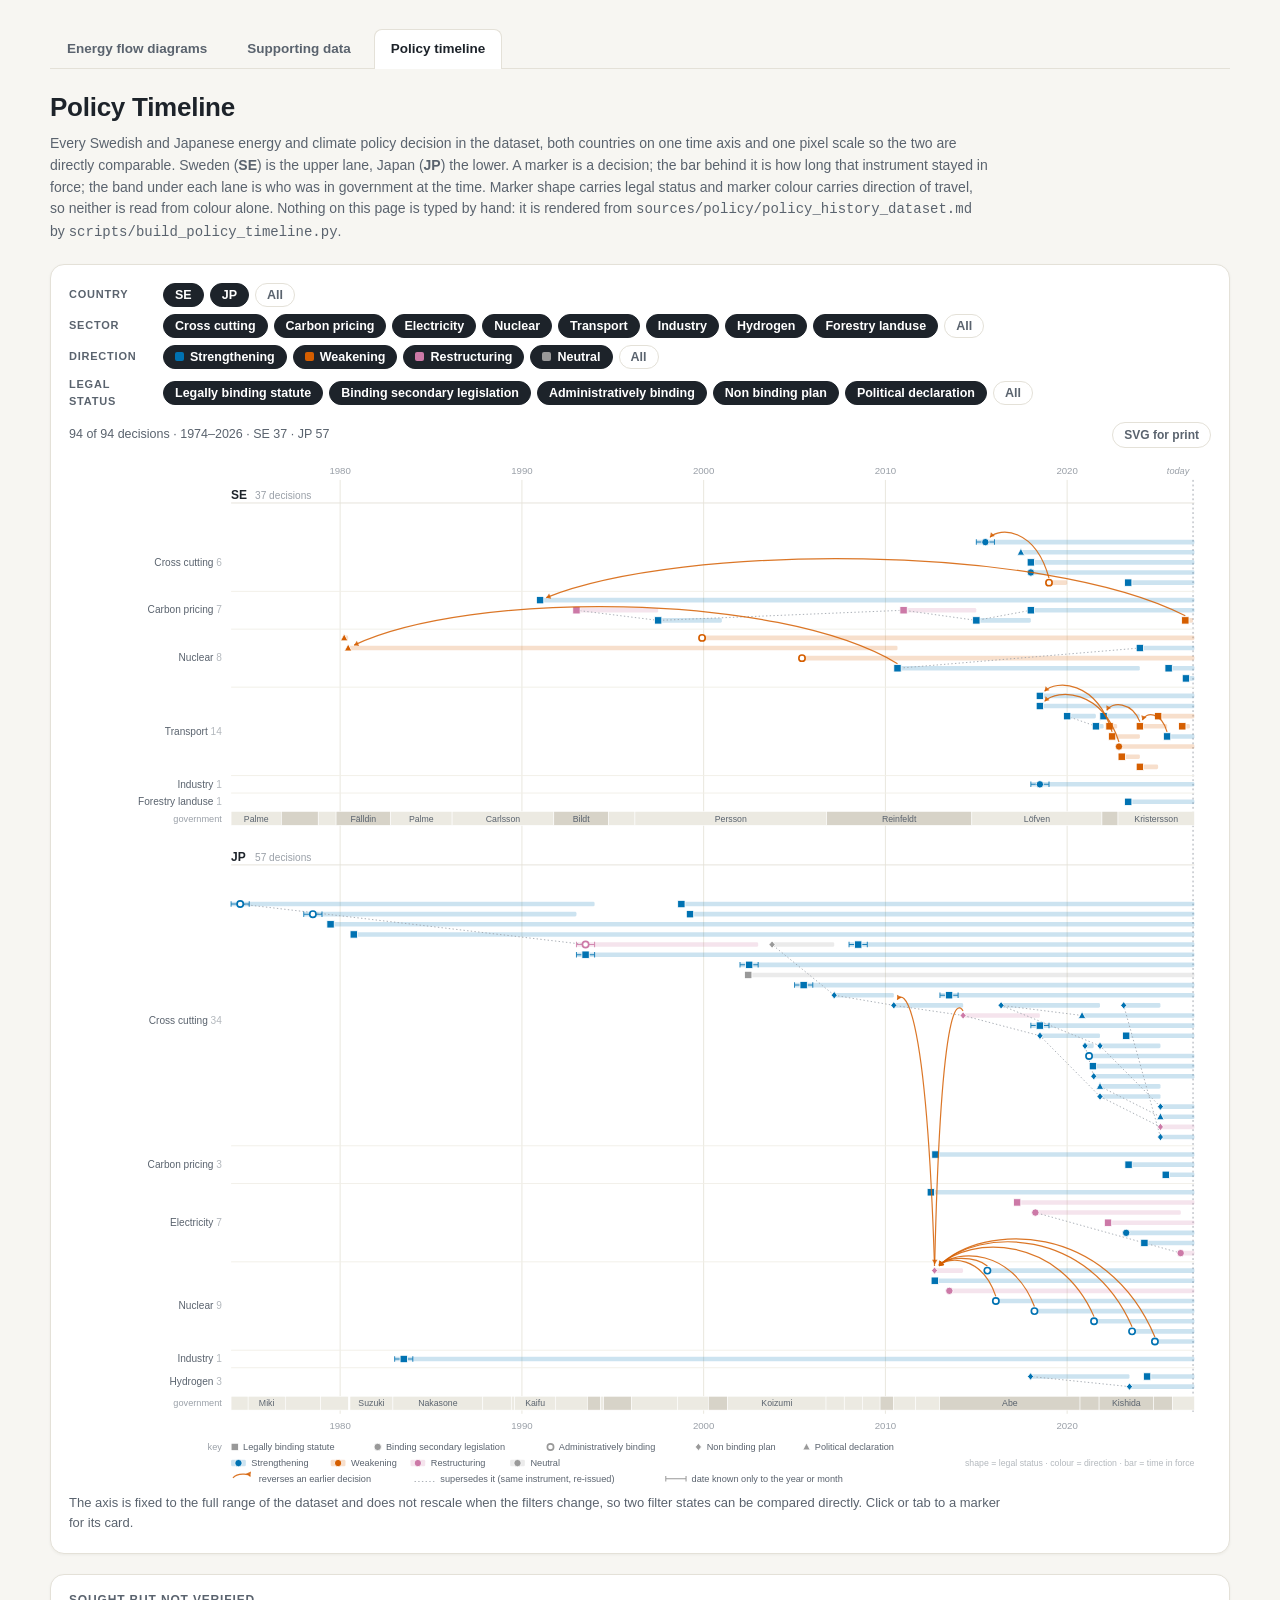
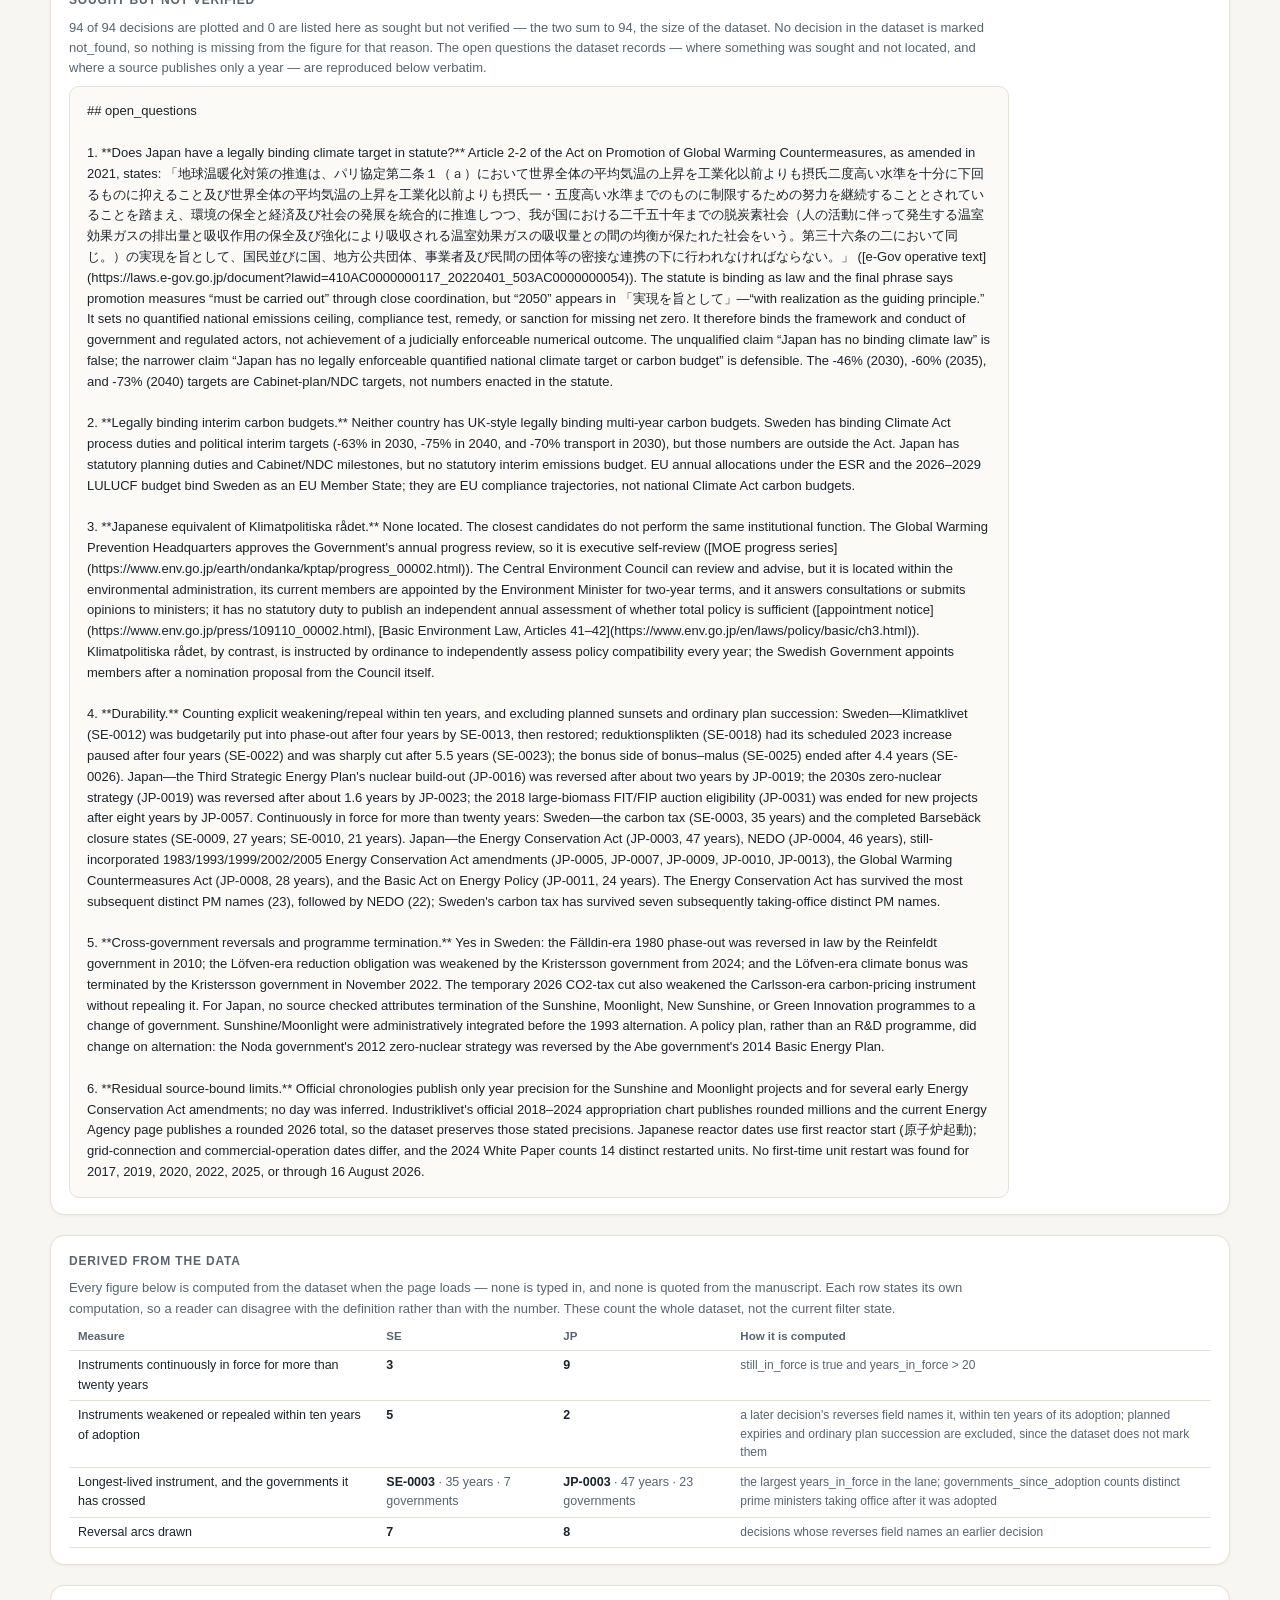
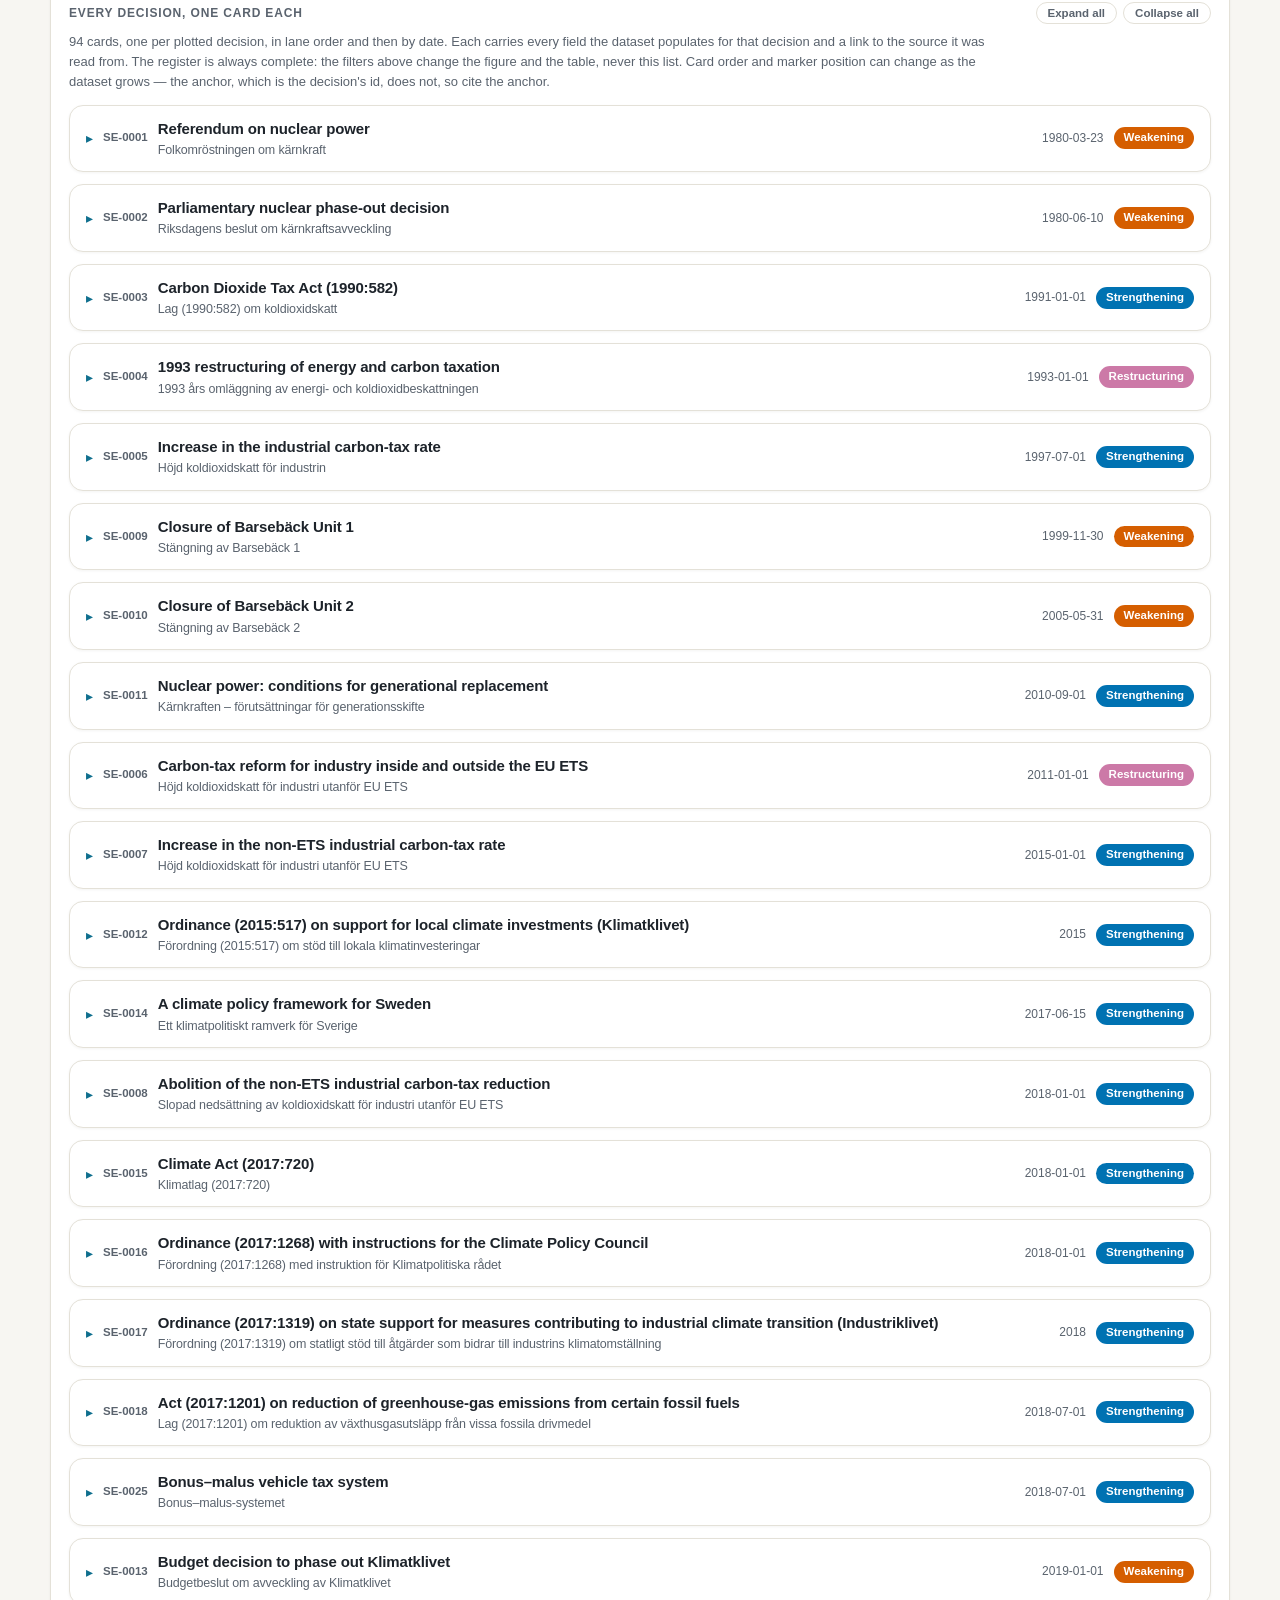
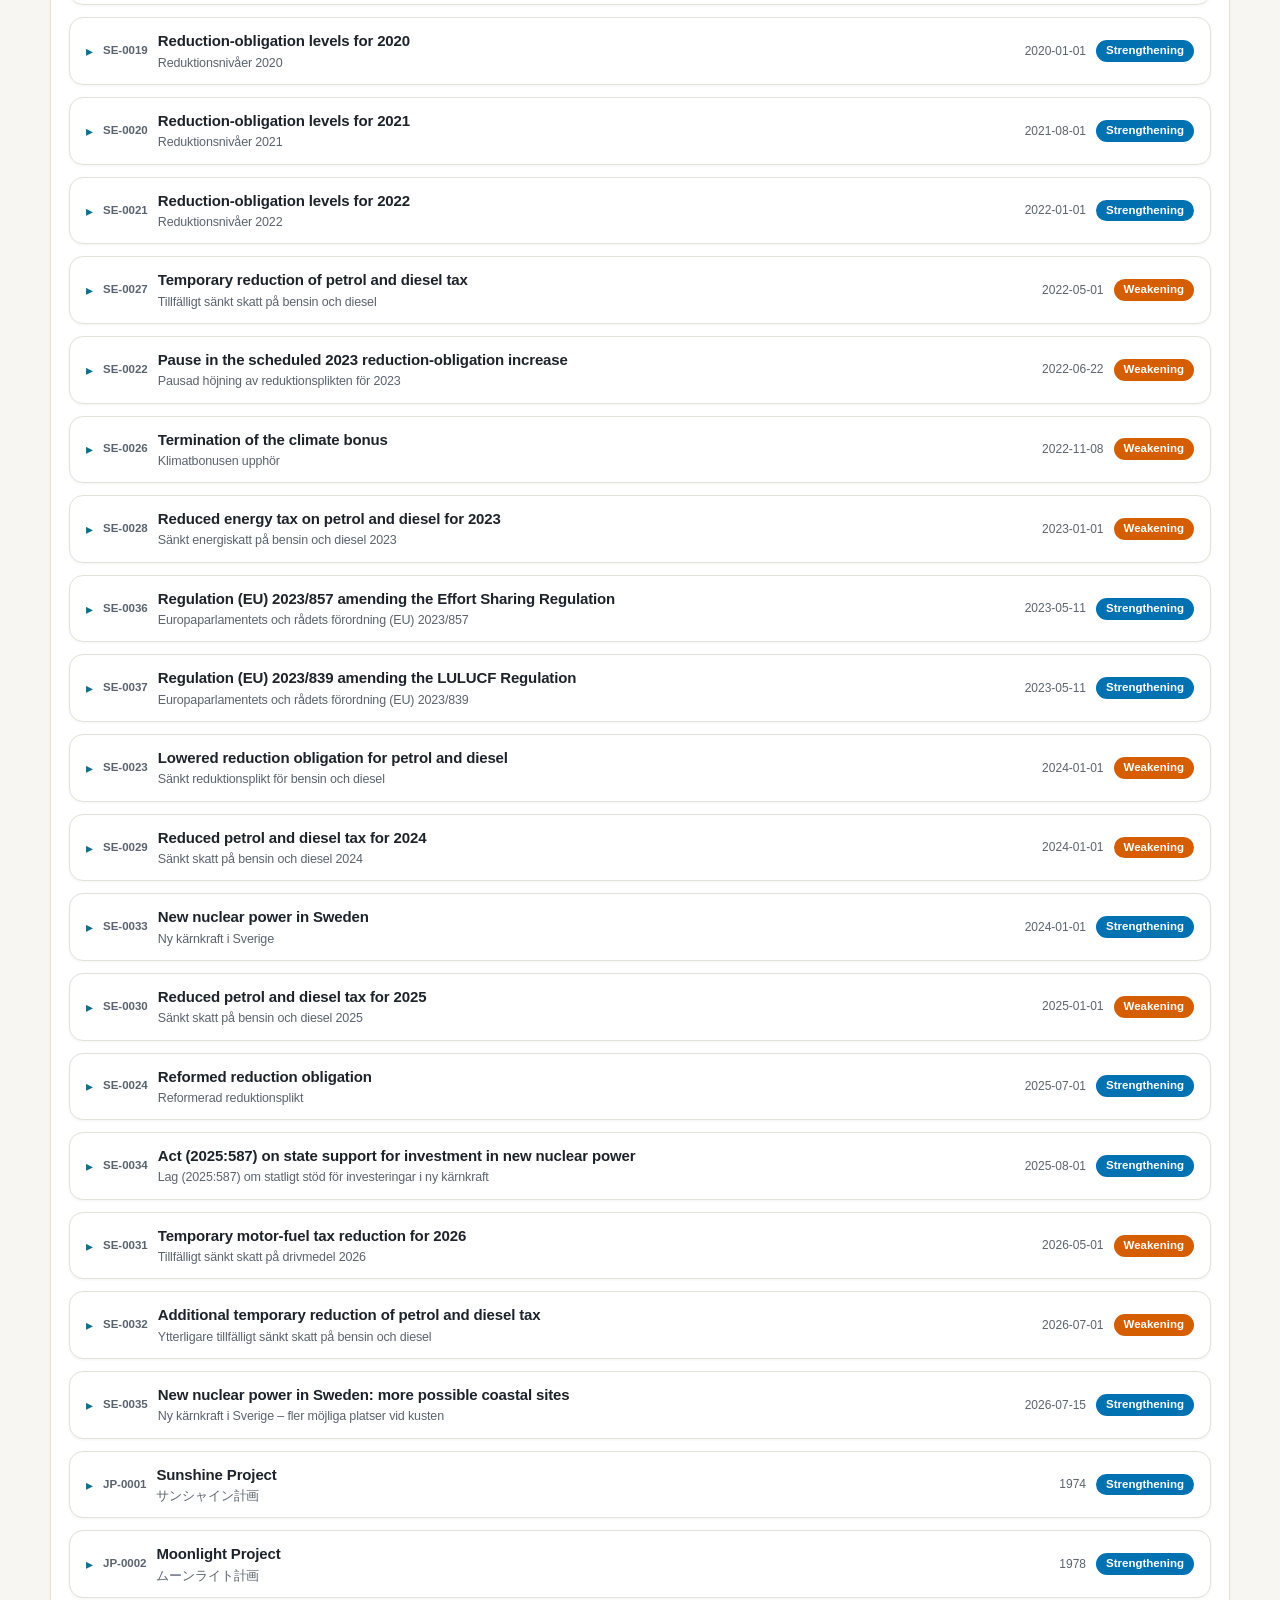
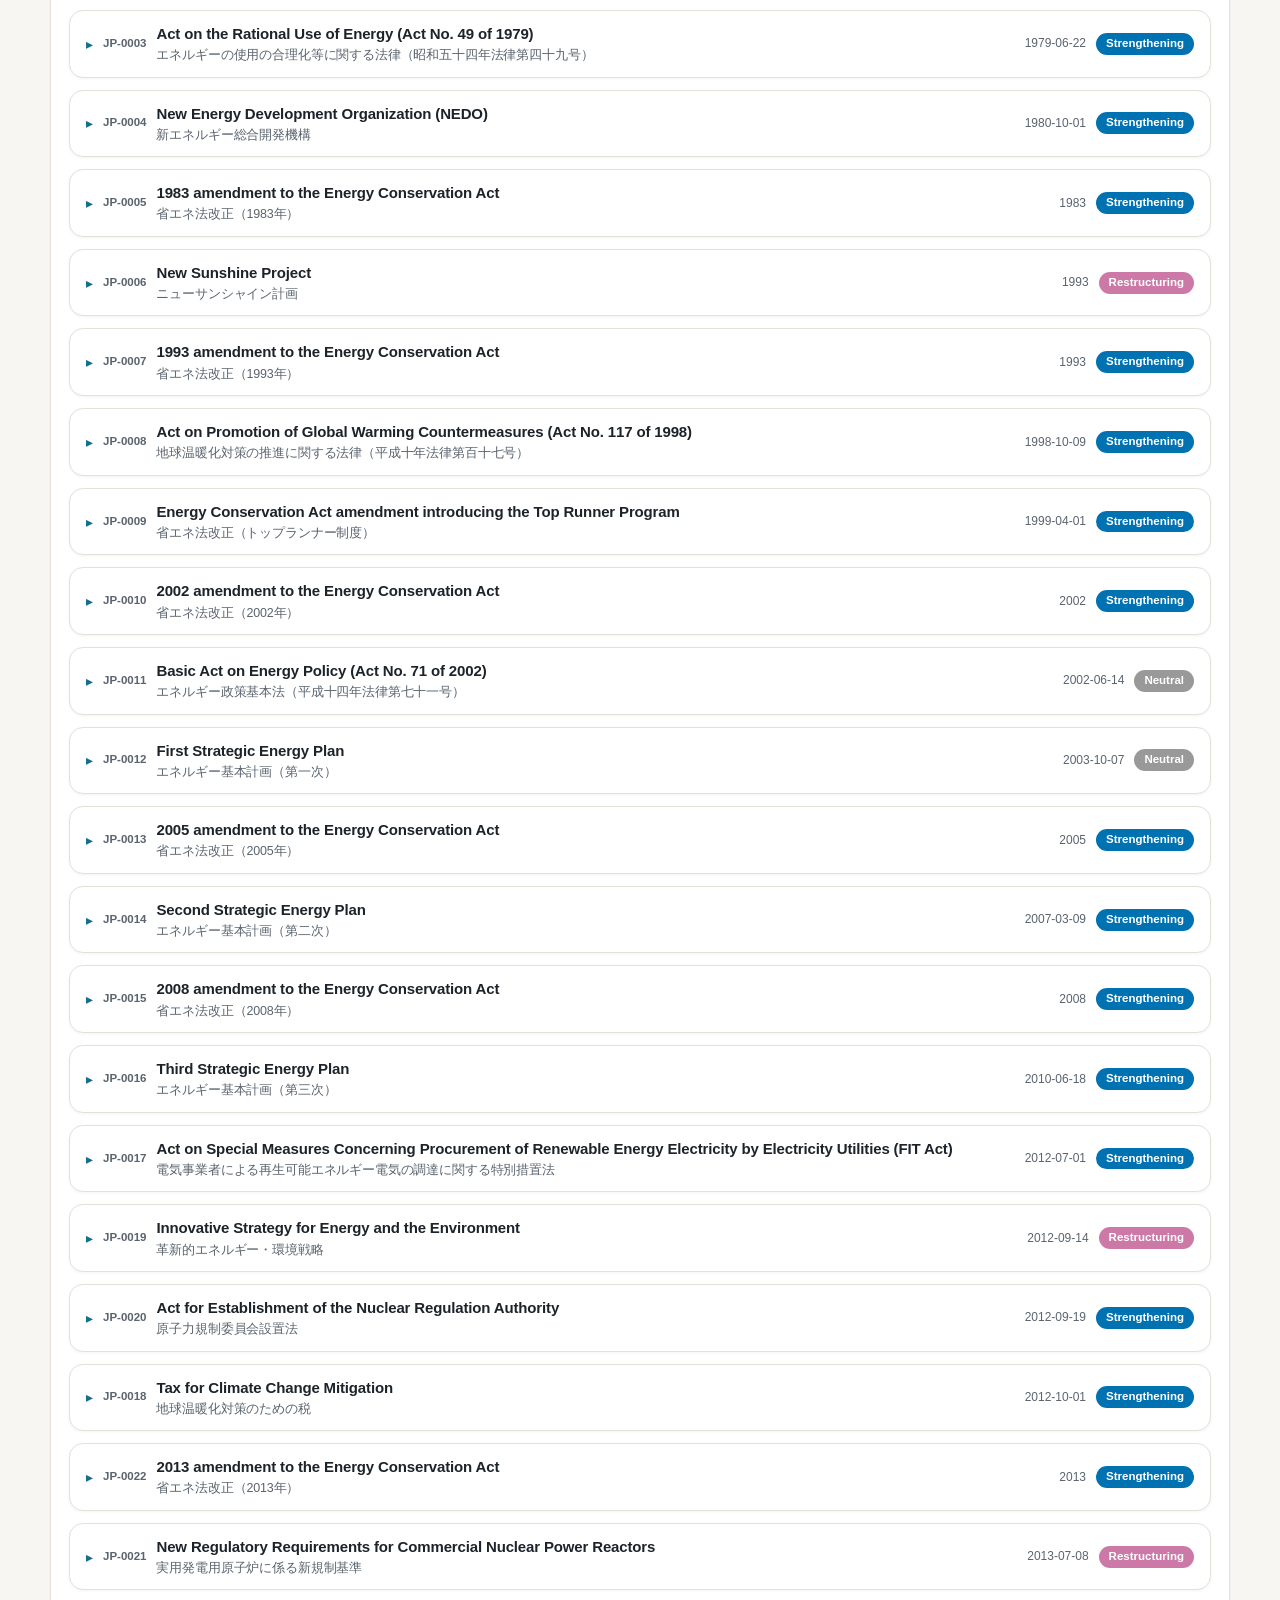
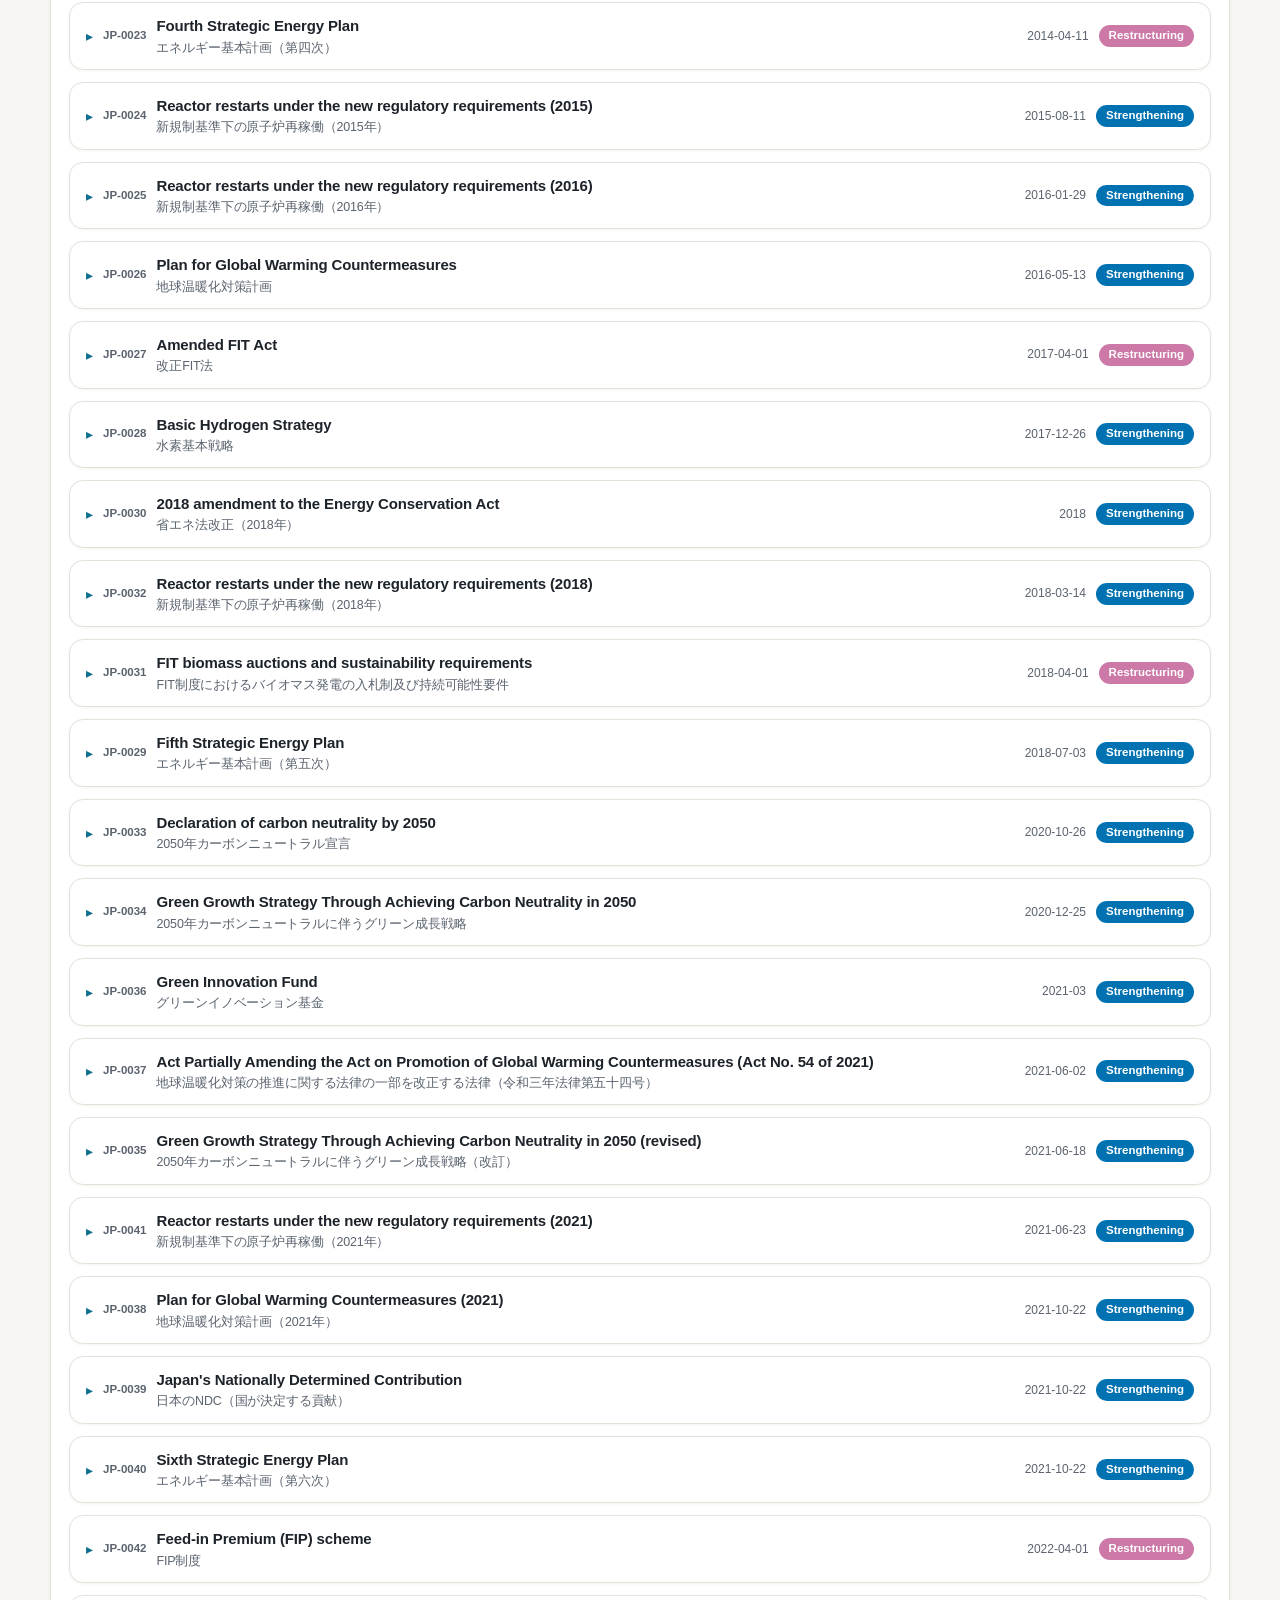
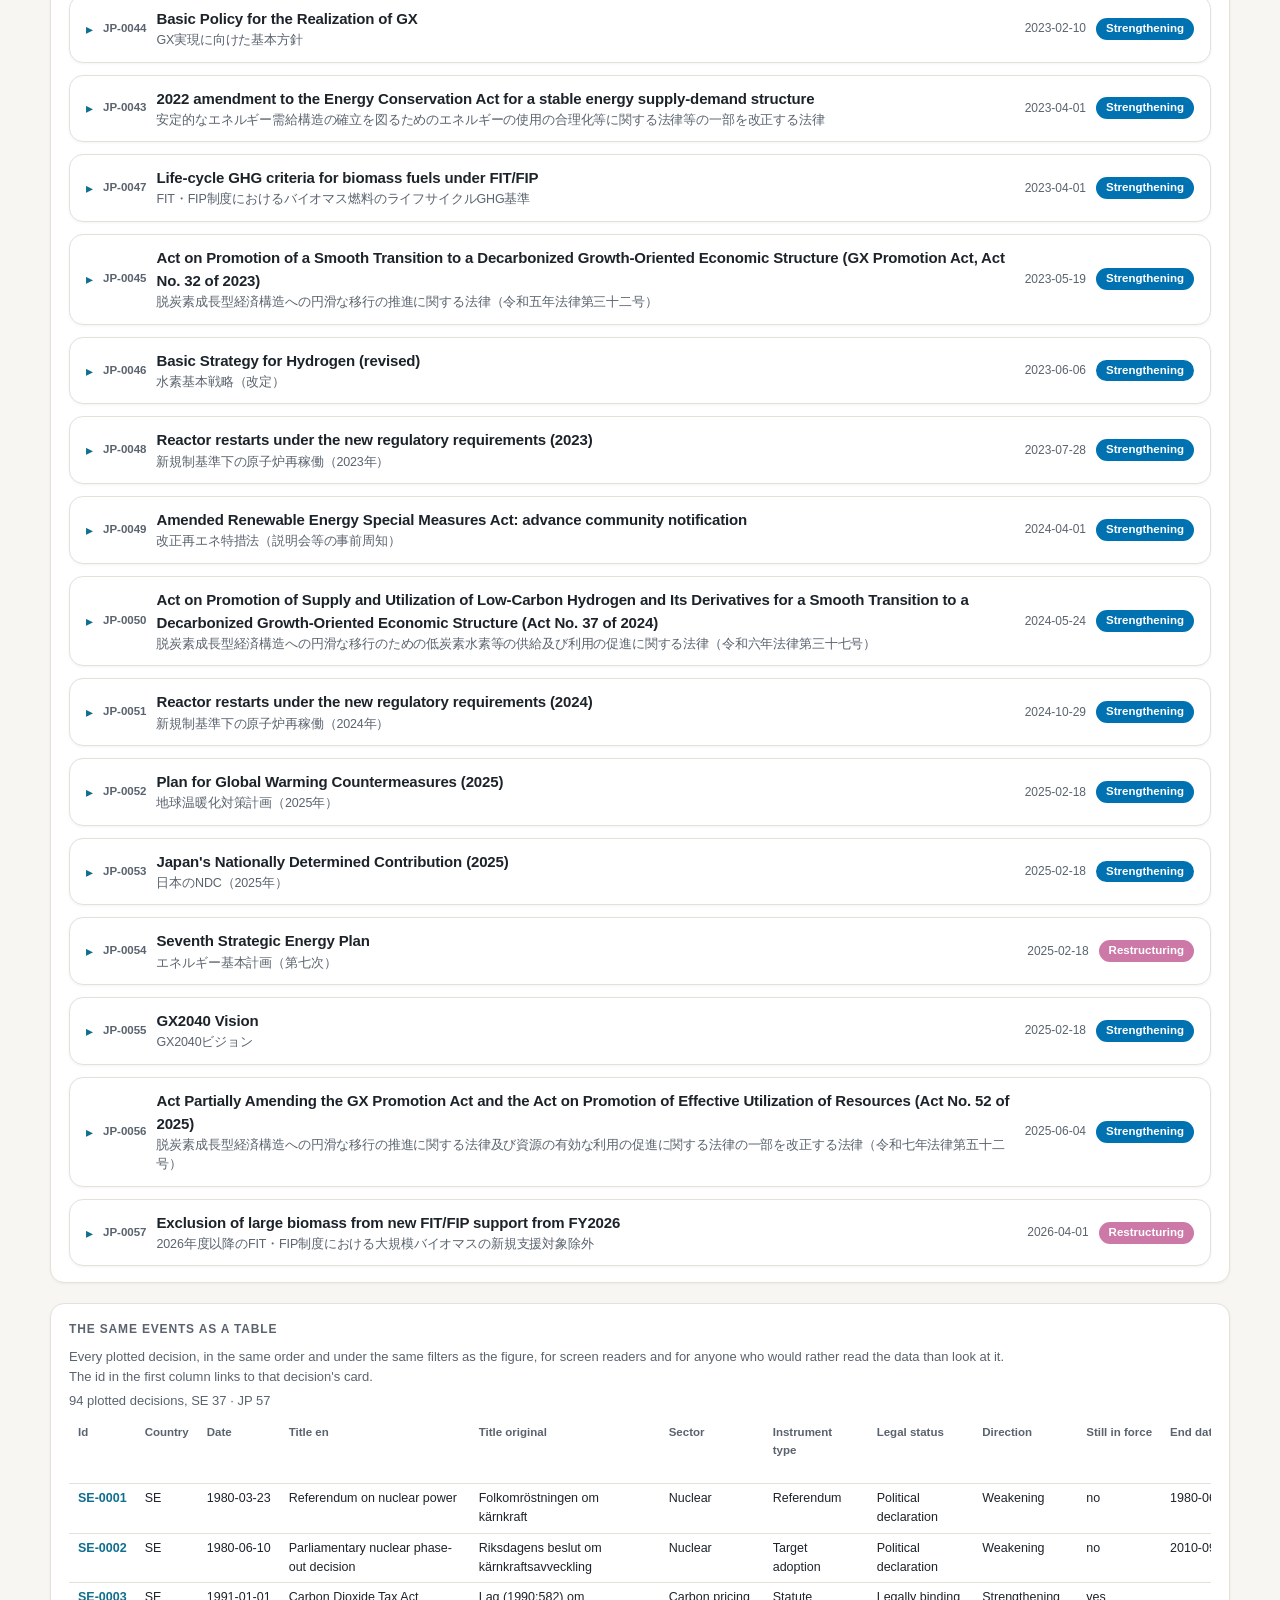
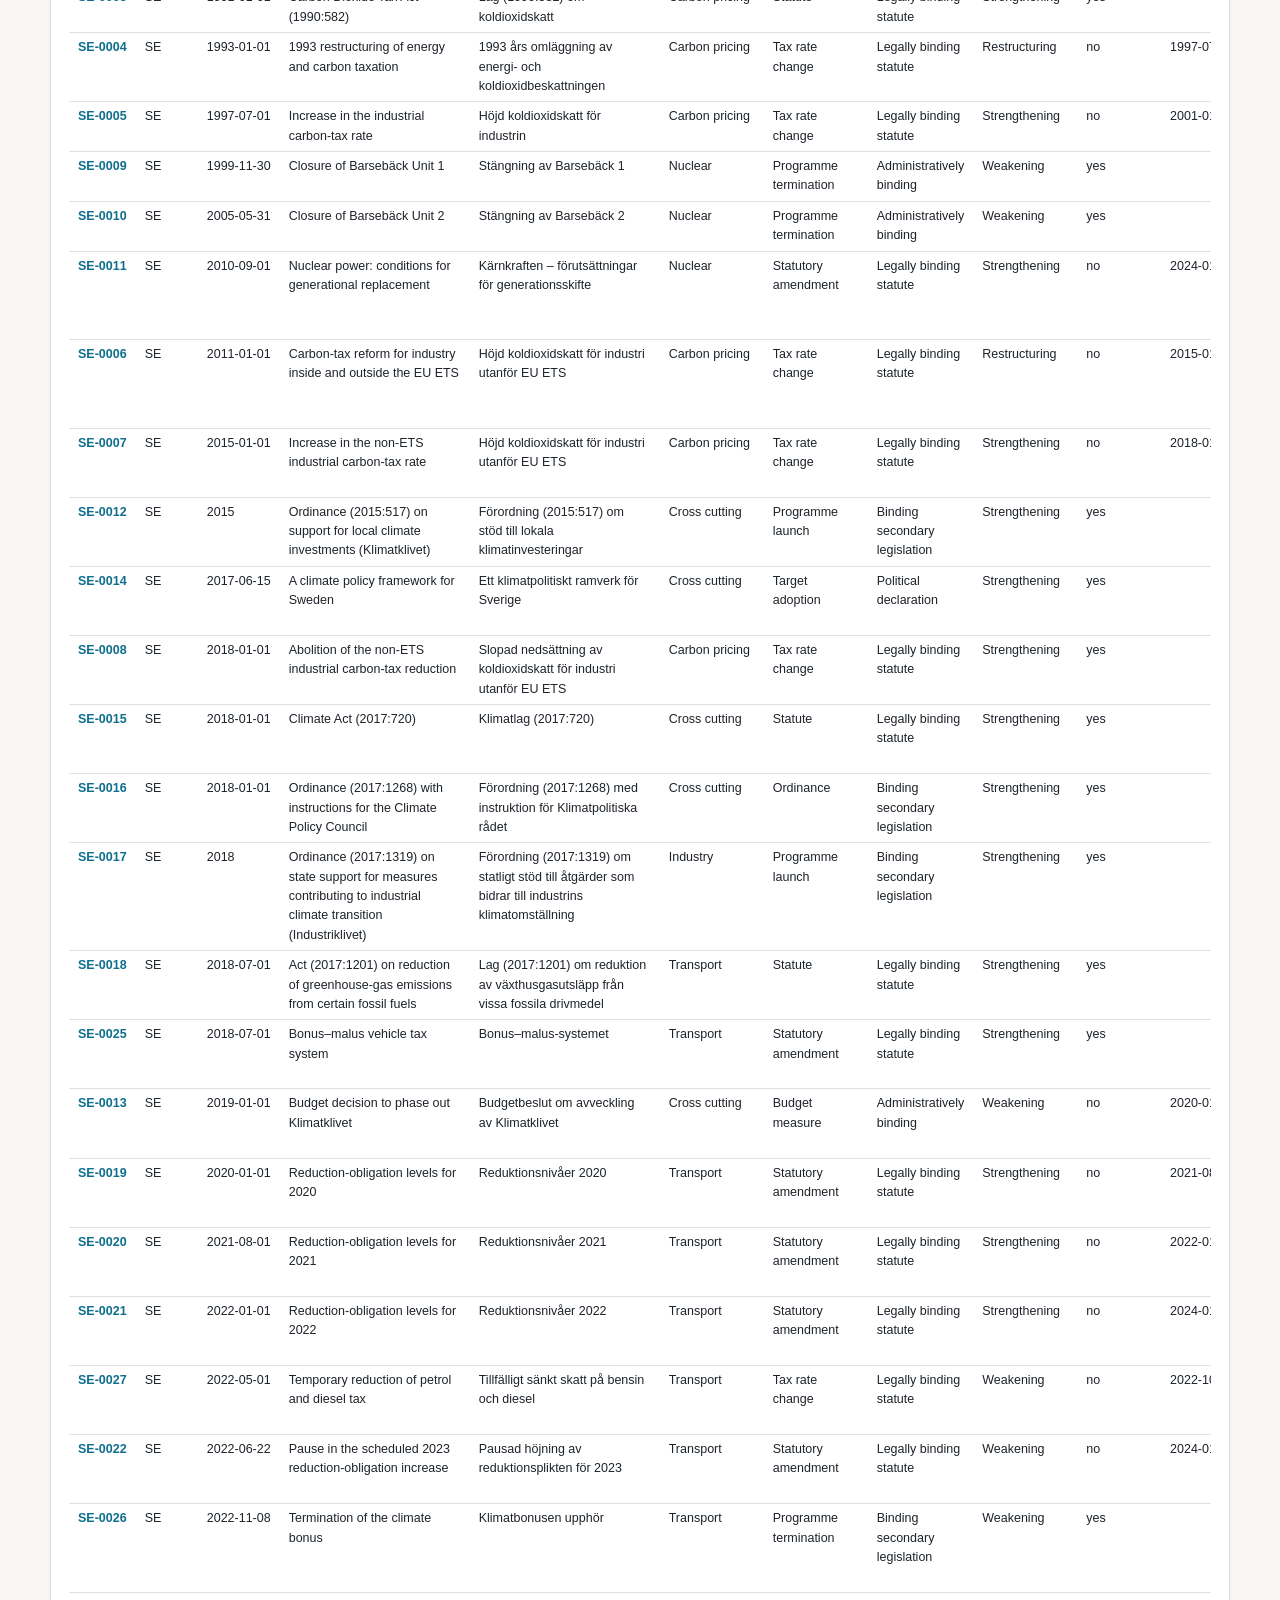
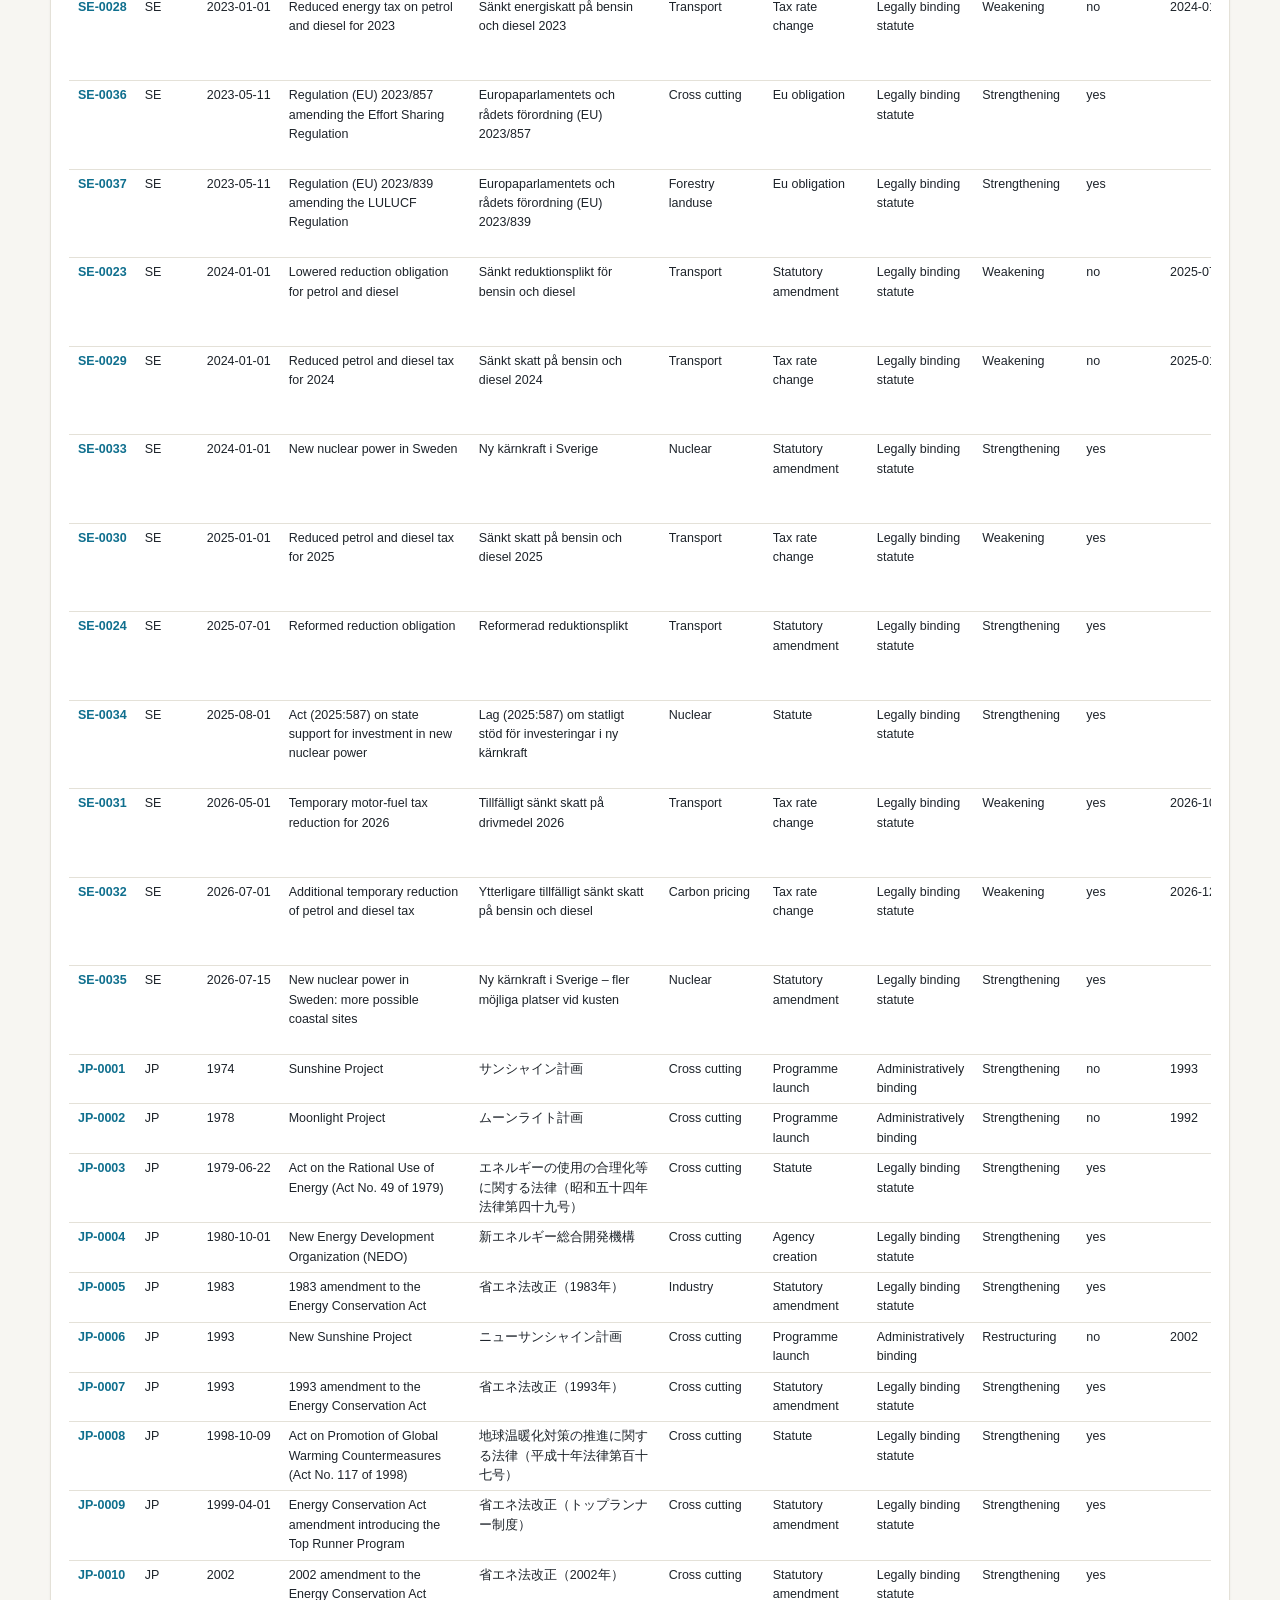
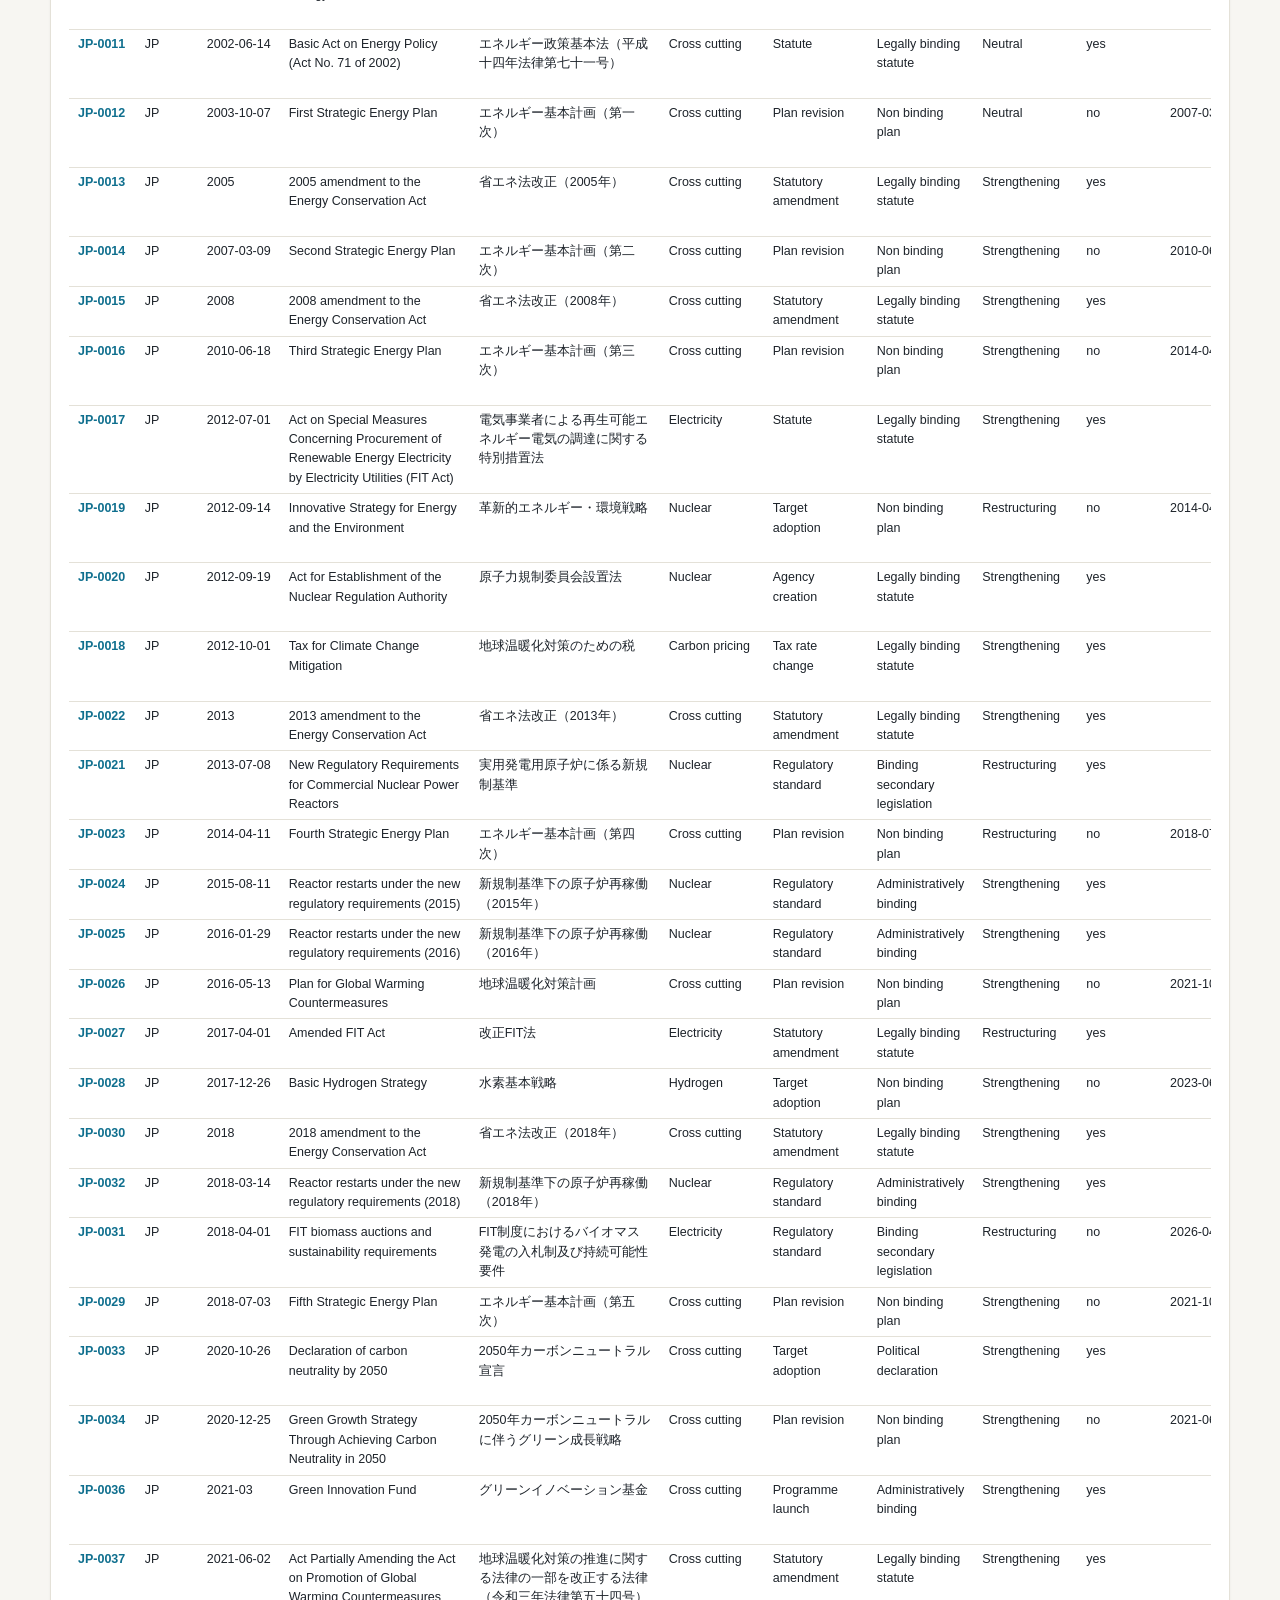
<file: mirai-energy-sankey/policy_timeline.html>
<!DOCTYPE html>
<html lang="en">
<head>
<meta charset="UTF-8">
<meta name="viewport" content="width=device-width, initial-scale=1.0">
<title>Policy Timeline — Sweden &amp; Japan Energy Manuscript</title>
<style>
  :root{
    --ink:#1d232a; --ink-soft:#5a636e; --bg:#f7f6f2; --card:#ffffff;
    --line:#e4e1d8; --accent:#0f6f8e;
    --f-ui:-apple-system,BlinkMacSystemFont,"Segoe UI",Roboto,"Helvetica Neue",Arial,sans-serif;
  }
  *{box-sizing:border-box;margin:0;padding:0}
  body{background:var(--bg);color:var(--ink);font-family:var(--f-ui);line-height:1.55;padding:28px 20px 60px}
  .wrap{max-width:1180px;margin:0 auto}
  .sitenav{display:flex;gap:6px;margin-bottom:18px;border-bottom:1px solid var(--line);padding-bottom:0}
  .sitenav a{
    font-size:13.5px;font-weight:600;padding:9px 16px;border-radius:8px 8px 0 0;text-decoration:none;
    color:var(--ink-soft);border:1px solid transparent;border-bottom:none;position:relative;top:1px;
  }
  .sitenav a:hover{color:var(--accent)}
  .sitenav a.on{background:var(--card);border-color:var(--line);color:var(--ink)}
  header.page h1{font-size:26px;font-weight:700;letter-spacing:-.01em}
  header.page p.sub{color:var(--ink-soft);font-size:14px;margin-top:6px;max-width:940px}

  .panel{background:var(--card);border:1px solid var(--line);border-radius:14px;margin-top:20px;
         box-shadow:0 1px 3px rgba(30,30,20,.05);padding:16px 18px}
  h3.sec{font-size:12px;text-transform:uppercase;letter-spacing:.07em;color:var(--ink-soft);
         margin:22px 0 8px;padding-top:14px;border-top:1px solid var(--line)}
  .panel > h3.sec:first-child{margin-top:0;padding-top:0;border-top:none}
  .blocknote{font-size:13px;color:var(--ink-soft);margin:4px 0;max-width:940px}
  .chartwrap{overflow-x:auto;margin:2px 0 4px}
  svg.fig{width:100%;min-width:1120px;height:auto;display:block}
  svg.fig .hit{cursor:pointer}
  .figbar{display:flex;align-items:center;gap:8px;flex-wrap:wrap;margin:2px 0 8px}
  .figbar .cap{font-size:12.5px;color:var(--ink-soft);margin-right:auto}
  .cards{margin-top:4px}
  .card{background:var(--card);border:1px solid var(--line);border-radius:14px;margin-top:12px;
        box-shadow:0 1px 3px rgba(30,30,20,.05);overflow:hidden;scroll-margin-top:14px}
  /* the same collapse behaviour as the evidence cards: a register that can be
     scanned closed, and a card addressed by #anchor opens itself */
  .card > summary{cursor:pointer;list-style:none;display:flex;align-items:center;gap:10px;
                  padding:11px 16px;transition:background .13s}
  .card > summary::-webkit-details-marker{display:none}
  .card > summary::before{content:"\25B8";color:var(--accent);font-size:14px;line-height:1;
                          transition:transform .15s;flex:none}
  .card[open] > summary::before{transform:rotate(90deg)}
  .card > summary:hover{background:#fbfaf7}
  .card[open] > summary{border-bottom:1px solid var(--line)}
  .card .eid{font-size:11.5px;font-weight:700;color:var(--ink-soft);font-variant-numeric:tabular-nums;flex:none}
  .card h2{font-size:15px;font-weight:700;letter-spacing:-.01em;margin-right:auto}
  .card h2 .orig{display:block;font-size:12.5px;font-weight:400;color:var(--ink-soft);margin-top:1px}
  .card .when{font-size:12px;color:var(--ink-soft);white-space:nowrap;font-variant-numeric:tabular-nums}
  .card > .body{padding:12px 18px 18px}
  .dir{font-size:11.5px;font-weight:700;padding:2px 10px;border-radius:999px;white-space:nowrap;
       color:#fff;flex:none}
  .kv{border-collapse:collapse;font-size:13px;width:100%;max-width:820px;margin:2px 0 12px}
  .kv th,.kv td{border-bottom:1px solid var(--line);padding:5px 10px;text-align:left;vertical-align:top}
  .kv th{font-size:12px;font-weight:600;color:var(--ink-soft);width:230px;white-space:nowrap}
  .kv td a{color:var(--accent)}
  .prose{font-size:13.5px;margin:2px 0 12px;max-width:940px}
  .cite{background:#fbfaf7;border:1px solid var(--line);border-radius:10px;padding:12px 16px;margin:6px 0;
        font-size:13.5px}
  .cite b{display:block;margin-bottom:2px}
  .cite .d{color:var(--ink-soft);font-size:12.5px;margin:3px 0}
  .cite a{color:var(--accent);word-break:break-all;font-size:12.5px}
  .permalink{font-size:12px;color:var(--ink-soft);margin-top:12px}
  .permalink code{background:#f3f1ea;padding:2px 7px;border-radius:4px;user-select:all}
  .tbtns{margin-left:auto;display:flex;gap:6px}
  .tbtn{font-family:var(--f-ui);font-size:11.5px;font-weight:600;padding:4px 11px;border-radius:999px;
        border:1px solid var(--line);background:#fff;color:var(--ink-soft);cursor:pointer;
        text-transform:none;letter-spacing:0;transition:all .13s}
  .tbtn:hover{border-color:var(--accent);color:var(--accent)}
  h3.sec{display:flex;align-items:center}
  .filters{display:flex;flex-direction:column;gap:7px;margin:2px 0 12px}
  .frow{display:flex;flex-wrap:wrap;gap:6px;align-items:center}
  .frow .flab{font-size:11px;text-transform:uppercase;letter-spacing:.07em;color:var(--ink-soft);
              font-weight:700;width:88px;flex:none}
  .chip{display:inline-flex;align-items:center;gap:6px;font-family:var(--f-ui);font-size:12.5px;
        font-weight:600;padding:4px 11px;border-radius:999px;border:1px solid var(--line);
        background:#fff;color:var(--ink-soft);cursor:pointer;transition:all .13s}
  .chip i{width:9px;height:9px;border-radius:2px;background:var(--c,#9aa0a8);flex:none}
  .chip:hover{border-color:var(--accent);color:var(--ink)}
  .chip.on{background:var(--ink);border-color:var(--ink);color:#fff}
  .chip:focus-visible{outline:2px solid var(--accent);outline-offset:2px}
  svg.fig .hit{cursor:pointer;outline:none}
  /* the focus ring has to be drawn, not outlined: an SVG outline is clipped by the
     viewBox on the outermost markers and vanishes exactly where it is needed */
  svg.fig .hit:focus-visible{fill:rgba(15,111,142,.14);stroke:var(--accent);stroke-width:2}
  /* hovering an event fades everything that is not it or one of its partners */
  svg.fig.focusing .mk,svg.fig.focusing .bar,svg.fig.focusing .arc,svg.fig.focusing .tick{opacity:.13}
  svg.fig.focusing .mk.hi,svg.fig.focusing .arc.hi,svg.fig.focusing .tick.hi{opacity:1}
  svg.fig.focusing .bar.hi{opacity:.34}
  .wtables{overflow-x:auto}
  .wtables table{border-collapse:collapse;font-size:12.5px;width:100%;min-width:1480px}
  .wtables caption{text-align:left;font-size:13px;color:var(--ink-soft);padding-bottom:8px}
  .wtables th,.wtables td{border-bottom:1px solid var(--line);padding:5px 9px;text-align:left;
                          vertical-align:top}
  .wtables thead th{font-size:11.5px;font-weight:600;color:var(--ink-soft);position:sticky;top:0;
                    background:var(--card)}
  .wtables td.id{font-variant-numeric:tabular-nums;white-space:nowrap}
  .wtables td.id a{color:var(--accent);text-decoration:none;font-weight:600}
  .wtables td.num{text-align:right;font-variant-numeric:tabular-nums}
  .figbar button{font-family:var(--f-ui);font-size:12px;font-weight:600;padding:5px 11px;
                 border-radius:999px;border:1px solid var(--line);background:#fff;color:var(--ink-soft);
                 cursor:pointer;transition:all .13s}
  .figbar button:hover{border-color:var(--accent);color:var(--accent)}
  #derived table{min-width:0;table-layout:fixed}
  #derived th:first-child,#derived td.m{width:27%}
  #derived th.lane,#derived td.v{width:15.5%;padding-right:16px}
  #derived th:last-child,#derived td.how{width:42%}
  #derived td.v{font-weight:700}
  #derived td.how{color:var(--ink-soft);font-size:12px}
  #derived td.v span{font-weight:400;color:var(--ink-soft)}
  /* columns are sized by what they hold: dates and flags never wrap, the two
     title columns and the government name get room so a row stays one or two
     lines instead of six */
  .wtables .c-country,.wtables .c-date,.wtables .c-end_date,.wtables .c-still_in_force,
  .wtables .c-reverses,.wtables .c-supersedes{white-space:nowrap}
  .wtables .c-title_en,.wtables .c-title_original{min-width:190px}
  .wtables .c-government_at_adoption{min-width:210px}
  .wtables .c-direction,.wtables .c-legal_status,.wtables .c-instrument_type,
  .wtables .c-sector{min-width:104px}
  footer{margin-top:26px;color:var(--ink-soft);font-size:12.5px;border-top:1px solid var(--line);padding-top:16px}
  footer a{color:var(--accent)}
  footer p{margin:0 0 8px}
  footer p.credits{font-size:13.5px;color:var(--ink);line-height:1.7}
  footer p.credits a{font-weight:600}
  /* ── print ────────────────────────────────────────────────────────────────
     A static version for paper: the figure alone on the first sheet, at the full
     width of a landscape page, followed by the derived figures and the record of
     what was sought and not found. The controls, the ninety-four cards and the
     full table are screen things — printing them would run to fifty sheets and
     bury the figure the page exists to produce. */
  @page{size:A4 landscape;margin:10mm}
  @media print{
    body{background:#fff;padding:0;color:#000}
    .sitenav,.filters,.tbtns,.figbar button,.tip,#cardspanel,#tablepanel,
    header.page p.sub{display:none !important}
    header.page{margin-bottom:4px}
    header.page h1{font-size:15px}
    .panel{box-shadow:none;border:none;border-radius:0;padding:0;margin-top:8px;
           break-inside:avoid;page-break-inside:avoid}
    .chartwrap{overflow:visible}
    /* The figure is fitted to the height of the sheet, not its width: at 1240 x
       1122 it is nearly square, so width-fitting a landscape page would run it
       onto a second sheet. Height-fitting gives the largest single-page copy
       the paper allows. */
    svg.fig{min-width:0;width:auto;height:174mm;max-width:100%;display:block;margin:0 auto}
    .figbar .cap{font-size:9px}
    .onscreen{display:none}
    #derivedpanel{break-before:page;page-break-before:always}
    #derived table{min-width:0;font-size:9.5px}
    .blocknote,.sought{font-size:9.5px}
    h3.sec{font-size:10px;margin:10px 0 5px;padding-top:6px}
    footer{font-size:9px;margin-top:10px}
    a{color:#000;text-decoration:none}
  }
  .sought{font-size:13px;color:var(--ink-soft);max-width:940px}
  /* the open questions carry bare source URLs, which pre-wrap will not break —
     without this the block pushes the whole page sideways on a phone */
  .sought pre{white-space:pre-wrap;overflow-wrap:anywhere;font-family:var(--f-ui);font-size:13px;color:var(--ink);
              background:#fbfaf7;border:1px solid var(--line);border-radius:10px;padding:14px 17px;
              margin-top:8px;line-height:1.6}
  .tip{position:fixed;pointer-events:none;z-index:50;display:none;max-width:340px;
       background:rgba(22,26,30,.94);color:#fff;font-size:12.5px;line-height:1.45;
       padding:8px 11px;border-radius:8px;box-shadow:0 4px 14px rgba(0,0,0,.25)}
</style>
</head>
<body>
<div class="wrap">

<nav class="sitenav">
  <a href="energy_sankey.html">Energy flow diagrams</a>
  <a href="evidence.html">Supporting data</a>
  <a href="policy_timeline.html" class="on">Policy timeline</a>
</nav>

<header class="page">
  <h1>Policy Timeline</h1>
  <p class="sub">Every Swedish and Japanese energy and climate policy decision in the dataset, both
  countries on one time axis and one pixel scale so the two are directly comparable. Sweden
  (<b>SE</b>) is the upper lane, Japan (<b>JP</b>) the lower. A marker is a decision; the bar behind it
  is how long that instrument stayed in force; the band under each lane is who was in government at the
  time. Marker shape carries legal status and marker colour carries direction of travel, so neither is
  read from colour alone. Nothing on this page is typed by hand: it is rendered from
  <code>sources/policy/policy_history_dataset.md</code> by <code>scripts/build_policy_timeline.py</code>.</p>
</header>

<div class="panel">
  <div class="filters" id="filters"></div>
  <div class="figbar"><span class="cap" id="cap"></span>
    <button id="export-svg">SVG for print</button></div>
  <div class="chartwrap" id="plotwrap"></div>
  <p class="blocknote" id="plotnote"></p>
</div>

<div class="panel">
  <h3 class="sec">Sought but not verified</h3>
  <p class="blocknote" id="soughtnote"></p>
  <div class="sought" id="sought"></div>
</div>

<div class="panel" id="derivedpanel">
  <h3 class="sec">Derived from the data</h3>
  <p class="blocknote">Every figure below is computed from the dataset when the page loads — none is
  typed in, and none is quoted from the manuscript. Each row states its own computation, so a reader can
  disagree with the definition rather than with the number. These count the whole dataset, not the
  current filter state.</p>
  <div class="wtables" id="derived"></div>
</div>

<div class="panel" id="cardspanel">
  <h3 class="sec">Every decision, one card each<span class="tbtns">
    <button class="tbtn" id="expand-all">Expand all</button>
    <button class="tbtn" id="collapse-all">Collapse all</button></span></h3>
  <p class="blocknote" id="cardnote"></p>
  <div class="cards" id="cards"></div>
</div>

<div class="panel" id="tablepanel">
  <h3 class="sec">The same events as a table</h3>
  <p class="blocknote">Every plotted decision, in the same order and under the same filters as the
  figure, for screen readers and for anyone who would rather read the data than look at it. The id in
  the first column links to that decision's card.</p>
  <div class="wtables" id="tablewrap"></div>
</div>

<footer>
  <p class="credits">
    Built for the <a href="https://www.mirai.nu/" target="_blank" rel="noopener">Sweden–Japan MIRAI Project</a>
    · <a href="https://www.mirai.nu/pages/materials" target="_blank" rel="noopener">GCT for Materials for Energy Conversion and Storage</a>
    · Designed by <a href="https://q-pit.kyushu-u.ac.jp/roman_selyanchyn/" target="_blank" rel="noopener">Roman Selyanchyn</a> (Kyushu University)
    · Data extraction, preparation and coding with Claude Code
  </p>
  <p>
    Companion to the <a href="energy_sankey.html">energy flow diagrams</a> and the
    <a href="evidence.html">supporting data</a>. Method and source files are documented in the
    <a href="https://github.com/roman-selyanchyn-kyushu/mirai-energy-sankey" target="_blank" rel="noopener">project README</a>.
  </p>
</footer>

</div>
<div class="tip" id="tip"></div>

<script>
"use strict";

/* The dataset, parsed out of sources/policy/policy_history_dataset.md by
   scripts/build_policy_timeline.py and embedded verbatim. No policy name, date,
   rate or status is written anywhere in this file — everything below reads it
   out of these three constants. */
const EVENTS = [{"id":"SE-0001","country":"SE","date":"1980-03-23","date_precision":"day","date_basis":"announced","title_original":"Folkomröstningen om kärnkraft","title_en":"Referendum on nuclear power","instrument_type":"referendum","legal_status":"political_declaration","binds_whom":"none","has_interim_targets":null,"has_independent_review_body":null,"direction":"weakening","direction_basis":"All three options envisaged eventual nuclear phase-out, so the vote reduced the policy basis for retaining zero-carbon nuclear generation.","sector":"nuclear","quantified_change":"Voters chose among three phase-out options; option 2 received 39.1%, option 3 38.7%, and option 1 18.9%","reverses":null,"supersedes":null,"still_in_force":false,"end_date":"1980-06-10","years_in_force":0,"government_at_adoption":"Thorbjörn Fälldin (Centre Party-led non-socialist coalition)","governments_since_adoption":0,"source_title":"Demokratistatistik – inför supervalåret 2014","source_publisher":"Statistics Sweden (SCB)","source_date":"2014-06","source_url":"https://www.scb.se/contentassets/ec23a88d26524d6cafb9f0e81aedfc09/me0104_2014a01_br_me09br1401.pdf","confidence":"verified","notes":"Advisory referendum; SCB table 1.1.18 reports the option shares. The subsequent parliamentary decision is a separate event.","title_en_source":"translated"},{"id":"SE-0002","country":"SE","date":"1980-06-10","date_precision":"day","date_basis":"announced","title_original":"Riksdagens beslut om kärnkraftsavveckling","title_en":"Parliamentary nuclear phase-out decision","instrument_type":"target_adoption","legal_status":"political_declaration","binds_whom":"government","has_interim_targets":false,"has_independent_review_body":false,"direction":"weakening","direction_basis":"The decision capped the fleet at 12 reactors and required the last reactor to close by 2010, reducing planned low-carbon generation.","sector":"nuclear","quantified_change":"Maximum 12 reactors; all nuclear generation to end no later than 2010","reverses":null,"supersedes":null,"still_in_force":false,"end_date":"2010-09-01","years_in_force":30,"government_at_adoption":"Thorbjörn Fälldin (Centre Party-led non-socialist coalition)","governments_since_adoption":0,"source_title":"Kärnkraften – förutsättningar för generationsskifte","source_publisher":"Regeringskansliet","source_date":"2010-03-22","source_url":"https://data.riksdagen.se/dokument/GX03172","confidence":"verified","notes":"The 2010 deadline was a parliamentary policy decision rather than a self-executing closure statute.","title_en_source":"translated"},{"id":"SE-0003","country":"SE","date":"1991-01-01","date_precision":"day","date_basis":"in_force","title_original":"Lag (1990:582) om koldioxidskatt","title_en":"Carbon Dioxide Tax Act (1990:582)","instrument_type":"statute","legal_status":"legally_binding_statute","binds_whom":"regulated_entities","has_interim_targets":null,"has_independent_review_body":null,"direction":"strengthening","direction_basis":"A new tax of SEK 250/tCO2 put a direct price on fossil carbon emissions.","sector":"carbon_pricing","quantified_change":"Carbon price introduced from SEK 0 to SEK 250/tCO2. General statutory rate (SEK/tCO2): 1991 250; 1992 250; 1993 320; 1994 320; 1995 320; 1996 360; 1997 Jan–Jun 360 and Jul–Dec 370; 1998 370; 1999 370; 2000 370; 2001 530; 2002 630; 2003 760; 2004 910; 2005 910; 2006 920; 2007 930; 2008 1,010; 2009 1,050; 2010 1,050; 2011 1,050; 2012 1,080; 2013 1,080; 2014 1,080; 2015 1,120; 2016 1,120; 2017 1,130; 2018 1,150; 2019 1,180; 2020 1,190; 2021 1,190; 2022 1,220; 2023 1,330; 2024 1,450; 2025 1,510; 2026 1,520. Reduced manufacturing rate outside EU ETS (SEK/tCO2): 1991–1992 no single rate because firm-specific relief applied; 1993–1995 80; 1996 90; 1997 Jan–Jun 180 and Jul–Dec 185; 1998–2000 185; 2001 185.5; 2002 189; 2003 190; 2004–2005 191; 2006 193; 2007 195; 2008 212; 2009–2010 221; 2011 315; 2012–2014 324; 2015–2016 672; 2017 678; 2018 1,150; 2019 1,180; 2020 1,190; 2021 1,190; 2022 1,220; 2023 1,330; 2024 1,450; 2025 1,510; 2026 1,520. ETS-covered industrial fuel use is fully exempt from CO2 tax from 2011; earlier overlapping exemptions varied by fuel and use and cannot be represented as one rate.","reverses":null,"supersedes":null,"still_in_force":true,"end_date":null,"years_in_force":35,"government_at_adoption":"Ingvar Carlsson (Swedish Social Democratic Party (S))","governments_since_adoption":7,"source_title":"Lag (1990:582) om koldioxidskatt","source_publisher":"Sveriges riksdag","source_date":"1990-06-14","source_url":"https://www.riksdagen.se/sv/dokument-och-lagar/dokument/svensk-forfattningssamling/lag-1990582-om-koldioxidskatt_sfs-1990-582/","confidence":"verified","notes":"The standalone 1990 Act was repealed on 1 January 1995, but the tax continued without interruption in the Energy Tax Act (1994:1776); still_in_force refers to the policy instrument. The annual general-rate series is nominal and excludes temporary motor-fuel deviations.","title_en_source":"translated"},{"id":"SE-0004","country":"SE","date":"1993-01-01","date_precision":"day","date_basis":"in_force","title_original":"1993 års omläggning av energi- och koldioxidbeskattningen","title_en":"1993 restructuring of energy and carbon taxation","instrument_type":"tax_rate_change","legal_status":"legally_binding_statute","binds_whom":"regulated_entities","has_interim_targets":null,"has_independent_review_body":null,"direction":"restructuring","direction_basis":"The general rate rose from SEK 250 to 320/tCO2 while manufacturing received a 25% rate (SEK 80/t), increasing household stringency but reducing industrial stringency.","sector":"carbon_pricing","quantified_change":"General rate SEK 250→320/tCO2; manufacturing rate changed from non-uniform relief to 25% of general rate, SEK 80/tCO2","reverses":null,"supersedes":null,"still_in_force":false,"end_date":"1997-07-01","years_in_force":4,"government_at_adoption":"Carl Bildt (Moderate Party–Liberal People's Party–Centre Party–Christian Democrats coalition)","governments_since_adoption":0,"source_title":"Koldioxidskatt och ekonomiska styrmedel i klimatarbetet","source_publisher":"Sveriges riksdag","source_date":"1994-01-01","source_url":"https://data.riksdagen.se/dokument/GQB3100","confidence":"verified","notes":"A two-level structure replaced firm-specific relief.","title_en_source":"translated"},{"id":"SE-0005","country":"SE","date":"1997-07-01","date_precision":"day","date_basis":"in_force","title_original":"Höjd koldioxidskatt för industrin","title_en":"Increase in the industrial carbon-tax rate","instrument_type":"tax_rate_change","legal_status":"legally_binding_statute","binds_whom":"regulated_entities","has_interim_targets":null,"has_independent_review_body":null,"direction":"strengthening","direction_basis":"Manufacturing's reduced rate doubled from 25% to 50% of the general rate, from SEK 90 to 185/tCO2 at the transition.","sector":"carbon_pricing","quantified_change":"Reduced manufacturing rate 25%→50% of general rate; SEK 90→185/tCO2","reverses":null,"supersedes":"SE-0004","still_in_force":false,"end_date":"2001-01-01","years_in_force":4,"government_at_adoption":"Göran Persson (Swedish Social Democratic Party (S))","governments_since_adoption":0,"source_title":"CO2 taxation in Sweden: 20 years of experience and looking ahead","source_publisher":"Government Offices of Sweden","source_date":"2011","source_url":"https://www.government.se/contentassets/419eb2cafa93423c891c09cb9914801b/hammar-and-akerfeldt-2011-co2-taxation-in-sweden.-20-years-of-experience-and-looking-ahead.pdf","confidence":"verified","notes":null,"title_en_source":"translated"},{"id":"SE-0006","country":"SE","date":"2011-01-01","date_precision":"day","date_basis":"in_force","title_original":"Höjd koldioxidskatt för industri utanför EU ETS","title_en":"Carbon-tax reform for industry inside and outside the EU ETS","instrument_type":"tax_rate_change","legal_status":"legally_binding_statute","binds_whom":"regulated_entities","has_interim_targets":null,"has_independent_review_body":null,"direction":"restructuring","direction_basis":"The non-ETS industrial rate rose from 21% to 30% of the general rate while ETS-covered industrial fuel use fell to zero CO2 tax, shifting price coverage toward non-ETS industry.","sector":"carbon_pricing","quantified_change":"Non-ETS manufacturing 21%→30% of general rate (SEK 221→315/tCO2); ETS-covered industrial fuel use to 0","reverses":null,"supersedes":"SE-0005","still_in_force":false,"end_date":"2015-01-01","years_in_force":4,"government_at_adoption":"Fredrik Reinfeldt (Moderate Party–Liberal People's Party–Centre Party–Christian Democrats coalition)","governments_since_adoption":0,"source_title":"Vissa skattefrågor inför budgetpropositionen för 2011","source_publisher":"Sveriges riksdag","source_date":"2010-04-13","source_url":"https://data.riksdagen.se/dokument/GY03108","confidence":"verified","notes":"Intermediate 2001–2010 percentages and annual SEK/t values are retained in SE-0003's full trajectory.","title_en_source":"translated"},{"id":"SE-0007","country":"SE","date":"2015-01-01","date_precision":"day","date_basis":"in_force","title_original":"Höjd koldioxidskatt för industri utanför EU ETS","title_en":"Increase in the non-ETS industrial carbon-tax rate","instrument_type":"tax_rate_change","legal_status":"legally_binding_statute","binds_whom":"regulated_entities","has_interim_targets":null,"has_independent_review_body":null,"direction":"strengthening","direction_basis":"The non-ETS manufacturing rate doubled from 30% to 60% of the general rate, from SEK 324 to 672/tCO2.","sector":"carbon_pricing","quantified_change":"Non-ETS manufacturing 30%→60% of general rate; SEK 324→672/tCO2","reverses":null,"supersedes":"SE-0006","still_in_force":false,"end_date":"2018-01-01","years_in_force":3,"government_at_adoption":"Stefan Löfven (Swedish Social Democratic Party–Green Party coalition)","governments_since_adoption":0,"source_title":"Sweden's carbon tax","source_publisher":"Government Offices of Sweden","source_date":"not published","source_url":"https://www.government.se/government-policy/taxes-and-tariffs/swedens-carbon-tax/","confidence":"verified","notes":null,"title_en_source":"translated"},{"id":"SE-0008","country":"SE","date":"2018-01-01","date_precision":"day","date_basis":"in_force","title_original":"Slopad nedsättning av koldioxidskatt för industri utanför EU ETS","title_en":"Abolition of the non-ETS industrial carbon-tax reduction","instrument_type":"tax_rate_change","legal_status":"legally_binding_statute","binds_whom":"regulated_entities","has_interim_targets":null,"has_independent_review_body":null,"direction":"strengthening","direction_basis":"The non-ETS manufacturing rate rose from 60% to 100% of the general rate, from SEK 678/t in 2017 to SEK 1,150/t in 2018.","sector":"carbon_pricing","quantified_change":"Non-ETS manufacturing 60%→100% of general rate; SEK 678→1,150/tCO2","reverses":null,"supersedes":"SE-0007","still_in_force":true,"end_date":null,"years_in_force":8,"government_at_adoption":"Stefan Löfven (Swedish Social Democratic Party–Green Party coalition)","governments_since_adoption":2,"source_title":"Sweden's carbon tax","source_publisher":"Government Offices of Sweden","source_date":"not published","source_url":"https://www.government.se/government-policy/taxes-and-tariffs/swedens-carbon-tax/","confidence":"verified","notes":"EU ETS-covered industrial fuel use remains exempt from CO2 tax.","title_en_source":"translated"},{"id":"SE-0009","country":"SE","date":"1999-11-30","date_precision":"day","date_basis":"repealed","title_original":"Stängning av Barsebäck 1","title_en":"Closure of Barsebäck Unit 1","instrument_type":"programme_termination","legal_status":"administratively_binding","binds_whom":"regulated_entities","has_interim_targets":null,"has_independent_review_body":null,"direction":"weakening","direction_basis":"Permanent closure removed one 600 MW low-carbon reactor from the electricity system.","sector":"nuclear","quantified_change":"Operating capacity 600→0 MW for Barsebäck 1","reverses":null,"supersedes":null,"still_in_force":true,"end_date":null,"years_in_force":27,"government_at_adoption":"Göran Persson (Swedish Social Democratic Party (S))","governments_since_adoption":4,"source_title":"Kärnkraften – ökat ansvar och förutsättningar för generationsskifte","source_publisher":"Government Offices of Sweden","source_date":"2010-03-22","source_url":"https://www.regeringen.se/contentassets/57c6dbd9169e430293e71a71a6183938/karnkraften---okat-ansvar-och-forutsattningar-for--generationsskifte/","confidence":"verified","notes":"Date is the final shutdown date, not the date of the preceding political agreement.","title_en_source":"translated"},{"id":"SE-0010","country":"SE","date":"2005-05-31","date_precision":"day","date_basis":"repealed","title_original":"Stängning av Barsebäck 2","title_en":"Closure of Barsebäck Unit 2","instrument_type":"programme_termination","legal_status":"administratively_binding","binds_whom":"regulated_entities","has_interim_targets":null,"has_independent_review_body":null,"direction":"weakening","direction_basis":"Permanent closure removed the remaining 600 MW low-carbon reactor at Barsebäck.","sector":"nuclear","quantified_change":"Operating capacity 600→0 MW for Barsebäck 2; site total 600→0 MW","reverses":null,"supersedes":null,"still_in_force":true,"end_date":null,"years_in_force":21,"government_at_adoption":"Göran Persson (Swedish Social Democratic Party (S))","governments_since_adoption":4,"source_title":"Kärnkraften – ökat ansvar och förutsättningar för generationsskifte","source_publisher":"Government Offices of Sweden","source_date":"2010-03-22","source_url":"https://www.regeringen.se/contentassets/57c6dbd9169e430293e71a71a6183938/karnkraften---okat-ansvar-och-forutsattningar-for--generationsskifte/","confidence":"verified","notes":"Date is the final shutdown date.","title_en_source":"translated"},{"id":"SE-0011","country":"SE","date":"2010-09-01","date_precision":"day","date_basis":"in_force","title_original":"Kärnkraften – förutsättningar för generationsskifte","title_en":"Nuclear power: conditions for generational replacement","instrument_type":"statutory_amendment","legal_status":"legally_binding_statute","binds_whom":"both","has_interim_targets":null,"has_independent_review_body":null,"direction":"strengthening","direction_basis":"The amendment replaced a statutory new-reactor prohibition with permission for replacement reactors at existing sites while retaining a ten-reactor ceiling.","sector":"nuclear","quantified_change":"Permitted new reactors 0→up to 10 replacement reactors, one for each permanently closed reactor, at existing sites","reverses":"SE-0002","supersedes":null,"still_in_force":false,"end_date":"2024-01-01","years_in_force":14,"government_at_adoption":"Fredrik Reinfeldt (Moderate Party–Liberal People's Party–Centre Party–Christian Democrats coalition)","governments_since_adoption":0,"source_title":"Kärnkraften – förutsättningar för generationsskifte","source_publisher":"Sveriges riksdag","source_date":"2010-06-17","source_url":"https://data.riksdagen.se/fil/F057535E-D4BD-4AAD-B47B-FCF0028C90B4","confidence":"verified","notes":null,"title_en_source":"translated"},{"id":"SE-0012","country":"SE","date":"2015","date_precision":"year","date_basis":"announced","title_original":"Förordning (2015:517) om stöd till lokala klimatinvesteringar","title_en":"Ordinance (2015:517) on support for local climate investments (Klimatklivet)","instrument_type":"programme_launch","legal_status":"binding_secondary_legislation","binds_whom":"both","has_interim_targets":false,"has_independent_review_body":false,"direction":"strengthening","direction_basis":"The programme created investment grants prioritized by durable greenhouse-gas reductions per krona; the initial 2015 appropriation was SEK 107 million available to the programme.","sector":"cross_cutting","quantified_change":"Annual programme appropriation available for grants (SEK million): 2015 107; 2016 576; 2017 1,166; 2018 1,484; 2019 1,447; 2020 1,886; 2021 1,846; 2022 2,659; 2023 2,954; 2024 4,925; 2025 1,108; 2026 approximately 4,500","reverses":null,"supersedes":null,"still_in_force":true,"end_date":null,"years_in_force":11,"government_at_adoption":"Stefan Löfven (Swedish Social Democratic Party–Green Party coalition)","governments_since_adoption":2,"source_title":"Riksrevisionens rapport om statens insatser för jordbrukets klimatomställning, table 2","source_publisher":"Sveriges riksdag","source_date":"2026-03-17","source_url":"https://data.riksdagen.se/dokument/hd03113","confidence":"verified","notes":"Series is the appropriation available for support (anslagspost 1 and 2), not disbursement or multi-year authorization. The 2026 figure is the enacted rounded total published by the Government; 2015–2025 are the official Riksrevision/Naturvårdsverket compilation.","title_en_source":"translated"},{"id":"SE-0013","country":"SE","date":"2019-01-01","date_precision":"day","date_basis":"in_force","title_original":"Budgetbeslut om avveckling av Klimatklivet","title_en":"Budget decision to phase out Klimatklivet","instrument_type":"budget_measure","legal_status":"administratively_binding","binds_whom":"government","has_interim_targets":null,"has_independent_review_body":null,"direction":"weakening","direction_basis":"The 2019 budget cut the planned appropriation from SEK 2.09 billion to SEK 0.75 billion and stopped new grants during most of the year.","sector":"cross_cutting","quantified_change":"Planned 2019 appropriation SEK 2,090→750 million; new award rounds suspended","reverses":"SE-0012","supersedes":null,"still_in_force":false,"end_date":"2020-01-01","years_in_force":1,"government_at_adoption":"Stefan Löfven (Swedish Social Democratic Party–Green Party coalition)","governments_since_adoption":0,"source_title":"Riksrevisionens rapport om Klimatklivet","source_publisher":"Sveriges riksdag","source_date":"2019-06-13","source_url":"https://data.riksdagen.se/dokument/H603121","confidence":"verified","notes":"The programme was not legally repealed; later budgets restored and expanded it.","title_en_source":"translated"},{"id":"SE-0014","country":"SE","date":"2017-06-15","date_precision":"day","date_basis":"announced","title_original":"Ett klimatpolitiskt ramverk för Sverige","title_en":"A climate policy framework for Sweden","instrument_type":"target_adoption","legal_status":"political_declaration","binds_whom":"government","has_interim_targets":true,"has_independent_review_body":true,"direction":"strengthening","direction_basis":"Parliament adopted net zero by 2045 plus quantified 2030 and 2040 non-ETS and transport targets, adding measurable interim milestones.","sector":"cross_cutting","quantified_change":"Net zero by 2045 with at least 85% territorial reduction from 1990; non-ETS -63% by 2030 and -75% by 2040 from 1990; domestic transport excluding aviation -70% by 2030 from 2010","reverses":null,"supersedes":null,"still_in_force":true,"end_date":null,"years_in_force":9,"government_at_adoption":"Stefan Löfven (Swedish Social Democratic Party–Green Party coalition)","governments_since_adoption":2,"source_title":"Det klimatpolitiska ramverket","source_publisher":"Government Offices of Sweden","source_date":"2017-06-12","source_url":"https://www.regeringen.se/artiklar/2017/06/det-klimatpolitiska-ramverket/","confidence":"verified","notes":"The numerical targets are parliamentary goals outside the operative text of the Climate Act; up to 8 percentage points of the 2030 non-ETS target and 2 points of the 2040 target may use supplementary measures.","title_en_source":"translated"},{"id":"SE-0015","country":"SE","date":"2018-01-01","date_precision":"day","date_basis":"in_force","title_original":"Klimatlag (2017:720)","title_en":"Climate Act (2017:720)","instrument_type":"statute","legal_status":"legally_binding_statute","binds_whom":"government","has_interim_targets":false,"has_independent_review_body":false,"direction":"strengthening","direction_basis":"The Act converted climate governance into recurring statutory duties for an annual climate report and a four-year action plan, although it contains no numerical emissions ceiling.","sector":"cross_cutting","quantified_change":"not quantified","reverses":null,"supersedes":null,"still_in_force":true,"end_date":null,"years_in_force":8,"government_at_adoption":"Stefan Löfven (Swedish Social Democratic Party–Green Party coalition)","governments_since_adoption":2,"source_title":"Klimatlag (2017:720)","source_publisher":"Sveriges riksdag","source_date":"2017-06-22","source_url":"https://www.riksdagen.se/sv/dokument-och-lagar/dokument/svensk-forfattningssamling/klimatlag-2017720_sfs-2017-720/","confidence":"verified","notes":"The Act binds the Government's process; the 2045 and interim targets are separate parliamentary goals.","title_en_source":"translated"},{"id":"SE-0016","country":"SE","date":"2018-01-01","date_precision":"day","date_basis":"in_force","title_original":"Förordning (2017:1268) med instruktion för Klimatpolitiska rådet","title_en":"Ordinance (2017:1268) with instructions for the Climate Policy Council","instrument_type":"ordinance","legal_status":"binding_secondary_legislation","binds_whom":"government","has_interim_targets":null,"has_independent_review_body":true,"direction":"strengthening","direction_basis":"The ordinance created an expert council required to independently assess each year whether policy is compatible with the climate goals.","sector":"cross_cutting","quantified_change":"One independent annual assessment required; council has 6–8 members plus chair and vice-chair","reverses":null,"supersedes":null,"still_in_force":true,"end_date":null,"years_in_force":8,"government_at_adoption":"Stefan Löfven (Swedish Social Democratic Party–Green Party coalition)","governments_since_adoption":2,"source_title":"Förordning (2017:1268) med instruktion för Klimatpolitiska rådet","source_publisher":"Sveriges riksdag","source_date":"2017-12-07","source_url":"https://www.riksdagen.se/sv/dokument-och-lagar/dokument/svensk-forfattningssamling/forordning-20171268-med-instruktion-for_sfs-2017-1268/","confidence":"verified","notes":"The Government appoints members after a nomination proposal from the Council; the Council reports to the Government and publishes its assessment.","title_en_source":"translated"},{"id":"SE-0017","country":"SE","date":"2018","date_precision":"year","date_basis":"announced","title_original":"Förordning (2017:1319) om statligt stöd till åtgärder som bidrar till industrins klimatomställning","title_en":"Ordinance (2017:1319) on state support for measures contributing to industrial climate transition (Industriklivet)","instrument_type":"programme_launch","legal_status":"binding_secondary_legislation","binds_whom":"both","has_interim_targets":false,"has_independent_review_body":false,"direction":"strengthening","direction_basis":"The programme introduced dedicated support for industrial process-emission reductions with an initial SEK 300 million appropriation.","sector":"industry","quantified_change":"Annual appropriation (SEK million): 2018 300; 2019 500; 2020 600; 2021 750; 2022 900; 2023 1,350; 2024 about 1,450; 2025 about 3,370 after a SEK 2,200 million spring-budget transfer; 2026 653","reverses":null,"supersedes":null,"still_in_force":true,"end_date":null,"years_in_force":8,"government_at_adoption":"Stefan Löfven (Swedish Social Democratic Party–Green Party coalition)","governments_since_adoption":2,"source_title":"Industriklivet – planering, genomförande och uppföljning","source_publisher":"Government Offices of Sweden","source_date":"2025-02-20","source_url":"https://www.regeringen.se/contentassets/eb7183bcf3934ca0960ad27e30b88c12/riksrevisionens-rapport-om-industriklivet-skr.-20242584.pdf","confidence":"verified","notes":"2018–2024 are parliamentary appropriations shown in the official report; 2025 combines the then-base appropriation with the enacted SEK 2.2bn transfer; 2026 is the Energy Agency's published programme total. Values are appropriations, not disbursements.","title_en_source":"translated"},{"id":"SE-0018","country":"SE","date":"2018-07-01","date_precision":"day","date_basis":"in_force","title_original":"Lag (2017:1201) om reduktion av växthusgasutsläpp från vissa fossila drivmedel","title_en":"Act (2017:1201) on reduction of greenhouse-gas emissions from certain fossil fuels","instrument_type":"statute","legal_status":"legally_binding_statute","binds_whom":"regulated_entities","has_interim_targets":true,"has_independent_review_body":false,"direction":"strengthening","direction_basis":"Fuel suppliers acquired binding life-cycle emission-reduction obligations of 2.6% for petrol and 19.3% for diesel.","sector":"transport","quantified_change":"Petrol obligation 0→2.6%; diesel 0→19.3% life-cycle GHG-intensity reduction","reverses":null,"supersedes":null,"still_in_force":true,"end_date":null,"years_in_force":8,"government_at_adoption":"Stefan Löfven (Swedish Social Democratic Party–Green Party coalition)","governments_since_adoption":2,"source_title":"Lag (2017:1201) om reduktion av växthusgasutsläpp från vissa fossila drivmedel","source_publisher":"Sveriges riksdag","source_date":"2017-11-30","source_url":"https://www.riksdagen.se/sv/dokument-och-lagar/dokument/svensk-forfattningssamling/lag-20171201-om-reduktion-av-vaxthusgasutslapp_sfs-2017-1201/","confidence":"verified","notes":"Percentages are statutory reductions in life-cycle greenhouse-gas intensity, not volumetric biofuel blending shares.","title_en_source":"translated"},{"id":"SE-0019","country":"SE","date":"2020-01-01","date_precision":"day","date_basis":"in_force","title_original":"Reduktionsnivåer 2020","title_en":"Reduction-obligation levels for 2020","instrument_type":"statutory_amendment","legal_status":"legally_binding_statute","binds_whom":"regulated_entities","has_interim_targets":true,"has_independent_review_body":false,"direction":"strengthening","direction_basis":"Required reductions rose from 2.6% to 4.2% for petrol and from 19.3% to 21.0% for diesel.","sector":"transport","quantified_change":"Petrol 2.6→4.2%; diesel 19.3→21.0%","reverses":null,"supersedes":null,"still_in_force":false,"end_date":"2021-08-01","years_in_force":1,"government_at_adoption":"Stefan Löfven (Swedish Social Democratic Party–Green Party coalition)","governments_since_adoption":0,"source_title":"Reduktionsplikt","source_publisher":"Swedish Energy Agency","source_date":"not published","source_url":"https://www.energimyndigheten.se/klimat/transporter/reduktionsplikt/","confidence":"verified","notes":null,"title_en_source":"translated"},{"id":"SE-0020","country":"SE","date":"2021-08-01","date_precision":"day","date_basis":"in_force","title_original":"Reduktionsnivåer 2021","title_en":"Reduction-obligation levels for 2021","instrument_type":"statutory_amendment","legal_status":"legally_binding_statute","binds_whom":"regulated_entities","has_interim_targets":true,"has_independent_review_body":false,"direction":"strengthening","direction_basis":"Required reductions rose from 4.2% to 6.0% for petrol and from 21.0% to 26.0% for diesel.","sector":"transport","quantified_change":"Petrol 4.2→6.0%; diesel 21.0→26.0%","reverses":null,"supersedes":"SE-0019","still_in_force":false,"end_date":"2022-01-01","years_in_force":1,"government_at_adoption":"Stefan Löfven (Swedish Social Democratic Party–Green Party coalition)","governments_since_adoption":0,"source_title":"Reduktionsplikt","source_publisher":"Swedish Energy Agency","source_date":"not published","source_url":"https://www.energimyndigheten.se/klimat/transporter/reduktionsplikt/","confidence":"verified","notes":null,"title_en_source":"translated"},{"id":"SE-0021","country":"SE","date":"2022-01-01","date_precision":"day","date_basis":"in_force","title_original":"Reduktionsnivåer 2022","title_en":"Reduction-obligation levels for 2022","instrument_type":"statutory_amendment","legal_status":"legally_binding_statute","binds_whom":"regulated_entities","has_interim_targets":true,"has_independent_review_body":false,"direction":"strengthening","direction_basis":"Required reductions rose from 6.0% to 7.8% for petrol and from 26.0% to 30.5% for diesel.","sector":"transport","quantified_change":"Petrol 6.0→7.8%; diesel 26.0→30.5%","reverses":null,"supersedes":"SE-0020","still_in_force":false,"end_date":"2024-01-01","years_in_force":2,"government_at_adoption":"Magdalena Andersson (Swedish Social Democratic Party (S) minority government)","governments_since_adoption":0,"source_title":"Reduktionsplikt","source_publisher":"Swedish Energy Agency","source_date":"not published","source_url":"https://www.energimyndigheten.se/klimat/transporter/reduktionsplikt/","confidence":"verified","notes":"The same levels were retained for 2023 instead of the previously scheduled increase.","title_en_source":"translated"},{"id":"SE-0022","country":"SE","date":"2022-06-22","date_precision":"day","date_basis":"enacted","title_original":"Pausad höjning av reduktionsplikten för 2023","title_en":"Pause in the scheduled 2023 reduction-obligation increase","instrument_type":"statutory_amendment","legal_status":"legally_binding_statute","binds_whom":"regulated_entities","has_interim_targets":true,"has_independent_review_body":false,"direction":"weakening","direction_basis":"The amendment held 2023 at 7.8% petrol and 30.5% diesel instead of raising the levels to 10.1% and 35.0%.","sector":"transport","quantified_change":"Scheduled 2023 petrol 10.1→7.8% and diesel 35.0→30.5%","reverses":"SE-0018","supersedes":null,"still_in_force":false,"end_date":"2024-01-01","years_in_force":2,"government_at_adoption":"Magdalena Andersson (Swedish Social Democratic Party (S) minority government)","governments_since_adoption":0,"source_title":"Pausad höjning av reduktionsplikten för bensin och diesel 2023 (Betänkande 2021/22:MJU31)","source_publisher":"Sveriges riksdag","source_date":"2022-06-22","source_url":"https://www.riksdagen.se/sv/dokument-och-lagar/dokument/betankande/pausad-hojning-av-reduktionsplikten-for-bensin-och_h901mju31/","confidence":"verified","notes":"The Riksdag enacted the amendment on 22 June 2022; it entered into force on 1 January 2023.","title_en_source":"translated"},{"id":"SE-0023","country":"SE","date":"2024-01-01","date_precision":"day","date_basis":"in_force","title_original":"Sänkt reduktionsplikt för bensin och diesel","title_en":"Lowered reduction obligation for petrol and diesel","instrument_type":"statutory_amendment","legal_status":"legally_binding_statute","binds_whom":"regulated_entities","has_interim_targets":true,"has_independent_review_body":false,"direction":"weakening","direction_basis":"Binding 2024 levels fell from 7.8% to 6.0% for petrol and from 30.5% to 6.0% for diesel, and were far below the previously scheduled 12.5% and 40.0%.","sector":"transport","quantified_change":"Actual petrol 7.8→6.0% and diesel 30.5→6.0%; versus previously scheduled 2024 levels, petrol 12.5→6.0% and diesel 40.0→6.0%","reverses":"SE-0021","supersedes":null,"still_in_force":false,"end_date":"2025-07-01","years_in_force":1,"government_at_adoption":"Ulf Kristersson (Moderate Party–Christian Democrats–Liberals coalition, supported by Sweden Democrats)","governments_since_adoption":0,"source_title":"Regeringen går vidare med förslag om sänkt reduktionsplikt","source_publisher":"Government Offices of Sweden","source_date":"2023-10-12","source_url":"https://www.regeringen.se/pressmeddelanden/2023/10/regeringen-gar-vidare-med-forslag-om-sankt-reduktionsplikt/","confidence":"verified","notes":"Implemented through SFS 2023:823; this is a legally enacted Tidö-agreement commitment.","title_en_source":"translated"},{"id":"SE-0024","country":"SE","date":"2025-07-01","date_precision":"day","date_basis":"in_force","title_original":"Reformerad reduktionsplikt","title_en":"Reformed reduction obligation","instrument_type":"statutory_amendment","legal_status":"legally_binding_statute","binds_whom":"regulated_entities","has_interim_targets":true,"has_independent_review_body":false,"direction":"strengthening","direction_basis":"The obligation rose from 6% to 10% for both fuels and added eligible electricity from public charging, increasing the nominal target while broadening compliance options.","sector":"transport","quantified_change":"Petrol 6.0→10.0%; diesel 6.0→10.0% for 2025–2030; public-charging electricity newly creditable","reverses":"SE-0023","supersedes":null,"still_in_force":true,"end_date":null,"years_in_force":1,"government_at_adoption":"Ulf Kristersson (Moderate Party–Christian Democrats–Liberals coalition, supported by Sweden Democrats)","governments_since_adoption":0,"source_title":"Sänkt skatt på bensin och diesel och reformerad reduktionsplikt","source_publisher":"Government Offices of Sweden","source_date":"2024-08-27","source_url":"https://www.regeringen.se/pressmeddelanden/2024/08/sankt-skatt-pa-bensin-och-diesel-och-reformerad-reduktionsplikt/","confidence":"verified","notes":"Implemented in the current Act through SFS 2025:576.","title_en_source":"translated"},{"id":"SE-0025","country":"SE","date":"2018-07-01","date_precision":"day","date_basis":"in_force","title_original":"Bonus–malus-systemet","title_en":"Bonus–malus vehicle tax system","instrument_type":"statutory_amendment","legal_status":"legally_binding_statute","binds_whom":"regulated_entities","has_interim_targets":false,"has_independent_review_body":false,"direction":"strengthening","direction_basis":"The reform introduced a purchase bonus of up to SEK 60,000 for low-emission cars and elevated vehicle tax for high-emission cars for three years.","sector":"transport","quantified_change":"Climate bonus 0→up to SEK 60,000 per vehicle; elevated malus tax period 0→3 years","reverses":null,"supersedes":null,"still_in_force":true,"end_date":null,"years_in_force":8,"government_at_adoption":"Stefan Löfven (Swedish Social Democratic Party–Green Party coalition)","governments_since_adoption":2,"source_title":"Viktigare lagar och förordningar inför halvårsskiftet 2018","source_publisher":"Government Offices of Sweden","source_date":"2018","source_url":"https://www.regeringen.se/contentassets/f63d6c7f48434cdd9bf0d10077f93b9c/viktigare-lagar-och-forordningar-infor-halvarsskiftet-2018.pdf","confidence":"verified","notes":"The official summary identifies SFS 2017:1215 and Regulation 2017:1334. still_in_force refers to the malus side; the bonus was terminated separately in SE-0026.","title_en_source":"translated"},{"id":"SE-0026","country":"SE","date":"2022-11-08","date_precision":"day","date_basis":"repealed","title_original":"Klimatbonusen upphör","title_en":"Termination of the climate bonus","instrument_type":"programme_termination","legal_status":"binding_secondary_legislation","binds_whom":"regulated_entities","has_interim_targets":null,"has_independent_review_body":null,"direction":"weakening","direction_basis":"Eligibility for a purchase bonus of up to SEK 70,000 ended for vehicles ordered after 8 November 2022.","sector":"transport","quantified_change":"Maximum climate bonus up to SEK 70,000→0 for new orders after 2022-11-08","reverses":"SE-0025","supersedes":null,"still_in_force":true,"end_date":null,"years_in_force":4,"government_at_adoption":"Ulf Kristersson (Moderate Party–Christian Democrats–Liberals coalition, supported by Sweden Democrats)","governments_since_adoption":0,"source_title":"Klimatbonusen upphör den 8 november","source_publisher":"Government Offices of Sweden","source_date":"2022-11-07","source_url":"https://www.regeringen.se/pressmeddelanden/2022/11/klimatbonusen-upphor-den-8-november/","confidence":"verified","notes":"The malus vehicle-tax component continues.","title_en_source":"translated"},{"id":"SE-0027","country":"SE","date":"2022-05-01","date_precision":"day","date_basis":"in_force","title_original":"Tillfälligt sänkt skatt på bensin och diesel","title_en":"Temporary reduction of petrol and diesel tax","instrument_type":"tax_rate_change","legal_status":"legally_binding_statute","binds_whom":"regulated_entities","has_interim_targets":null,"has_independent_review_body":null,"direction":"weakening","direction_basis":"Motor-fuel tax fell by SEK 1.05/l for five months, reducing the price incentive to cut fossil-fuel use.","sector":"transport","quantified_change":"Petrol and diesel energy tax -SEK 1.05/l from 2022-05-01 through 2022-09-30","reverses":null,"supersedes":null,"still_in_force":false,"end_date":"2022-10-01","years_in_force":0,"government_at_adoption":"Magdalena Andersson (Swedish Social Democratic Party (S) minority government)","governments_since_adoption":0,"source_title":"Tillfälligt sänkt skatt på bensin och diesel","source_publisher":"Government Offices of Sweden","source_date":"2022-03-14","source_url":"https://www.regeringen.se/rattsliga-dokument/departementsserien-och-promemorior/2022/03/tillfalligt-sankt-skatt-pa-bensin-och-diesel/","confidence":"verified","notes":"Nominal tax reduction, excluding VAT effects.","title_en_source":"translated"},{"id":"SE-0028","country":"SE","date":"2023-01-01","date_precision":"day","date_basis":"in_force","title_original":"Sänkt energiskatt på bensin och diesel 2023","title_en":"Reduced energy tax on petrol and diesel for 2023","instrument_type":"tax_rate_change","legal_status":"legally_binding_statute","binds_whom":"regulated_entities","has_interim_targets":null,"has_independent_review_body":null,"direction":"weakening","direction_basis":"Energy tax was set SEK 0.80/l below the indexed baseline, reducing fossil-fuel price stringency.","sector":"transport","quantified_change":"Petrol and diesel energy tax -SEK 0.80/l versus indexed 2023 baseline (about SEK 1.00/l including VAT at full pass-through)","reverses":null,"supersedes":null,"still_in_force":false,"end_date":"2024-01-01","years_in_force":1,"government_at_adoption":"Ulf Kristersson (Moderate Party–Christian Democrats–Liberals coalition, supported by Sweden Democrats)","governments_since_adoption":0,"source_title":"Genomfört: Bokslut över Tidöavtalet – Tillväxt och hushållsekonomi","source_publisher":"Government Offices of Sweden","source_date":"2026-05-05","source_url":"https://www.regeringen.se/regeringens-politik/regeringens-prioriteringar/genomfort-bokslut-over-tidoavtalet/tillvaxt-och-hushallsekonomi/","confidence":"verified","notes":"Implemented through the 2023 budget legislation.","title_en_source":"translated"},{"id":"SE-0029","country":"SE","date":"2024-01-01","date_precision":"day","date_basis":"in_force","title_original":"Sänkt skatt på bensin och diesel 2024","title_en":"Reduced petrol and diesel tax for 2024","instrument_type":"tax_rate_change","legal_status":"legally_binding_statute","binds_whom":"regulated_entities","has_interim_targets":null,"has_independent_review_body":null,"direction":"weakening","direction_basis":"Compared with indexed rates, petrol energy tax fell SEK 1.31/l and diesel energy tax SEK 0.341/l, lowering fossil-fuel price incentives.","sector":"transport","quantified_change":"Petrol energy tax -SEK 1.31/l versus indexed baseline and total energy-plus-CO2 tax -SEK 0.60/l versus 2023; diesel energy tax -SEK 0.341/l versus indexed baseline","reverses":null,"supersedes":null,"still_in_force":false,"end_date":"2025-01-01","years_in_force":1,"government_at_adoption":"Ulf Kristersson (Moderate Party–Christian Democrats–Liberals coalition, supported by Sweden Democrats)","governments_since_adoption":0,"source_title":"Sänkt skatt på bensin och diesel och förstärkt skattenedsättning för jordbruksdiesel även under 2024","source_publisher":"Government Offices of Sweden","source_date":"2023-09-07","source_url":"https://www.regeringen.se/pressmeddelanden/2023/09/sankt-skatt-pa-bensin-och-diesel-och-forstarkt-skattenedsattning-for-jordbruksdiesel-aven-under-2024/","confidence":"verified","notes":null,"title_en_source":"translated"},{"id":"SE-0030","country":"SE","date":"2025-01-01","date_precision":"day","date_basis":"in_force","title_original":"Sänkt skatt på bensin och diesel 2025","title_en":"Reduced petrol and diesel tax for 2025","instrument_type":"tax_rate_change","legal_status":"legally_binding_statute","binds_whom":"regulated_entities","has_interim_targets":null,"has_independent_review_body":null,"direction":"weakening","direction_basis":"The enacted two-step reduction lowered petrol tax by a cumulative SEK 0.67/l and diesel tax by SEK 0.49/l relative to the rates previously set for 2025.","sector":"transport","quantified_change":"2025-01-01: petrol energy tax -SEK 0.35/l and diesel energy-plus-CO2 tax -SEK 0.17/l; 2025-07-01 additional petrol energy tax -SEK 0.32/l and diesel energy tax -SEK 0.32/l","reverses":null,"supersedes":null,"still_in_force":true,"end_date":null,"years_in_force":1,"government_at_adoption":"Ulf Kristersson (Moderate Party–Christian Democrats–Liberals coalition, supported by Sweden Democrats)","governments_since_adoption":0,"source_title":"Sänkt skatt på bensin och diesel, Prop. 2024/25:30","source_publisher":"Government Offices of Sweden","source_date":"2024-10-17","source_url":"https://www.regeringen.se/rattsliga-dokument/proposition/2024/10/prop.-20242530","confidence":"verified","notes":"The post-July 2025 statutory rates were carried into 2026 without indexation, subject to separate temporary 2026 cuts.","title_en_source":"translated"},{"id":"SE-0031","country":"SE","date":"2026-05-01","date_precision":"day","date_basis":"in_force","title_original":"Tillfälligt sänkt skatt på drivmedel 2026","title_en":"Temporary motor-fuel tax reduction for 2026","instrument_type":"tax_rate_change","legal_status":"legally_binding_statute","binds_whom":"regulated_entities","has_interim_targets":null,"has_independent_review_body":null,"direction":"weakening","direction_basis":"Energy tax fell by SEK 0.82/l for petrol and SEK 0.319/l for diesel, taking combined tax to the EU minimum and increasing projected emissions.","sector":"transport","quantified_change":"2026-05-01 to 2026-09-30: petrol energy tax -SEK 0.82/l, combined tax SEK 4.79→3.97/l; diesel energy tax -SEK 0.319/l, combined tax SEK 3.961→3.642/l","reverses":null,"supersedes":null,"still_in_force":true,"end_date":"2026-10-01","years_in_force":0,"government_at_adoption":"Ulf Kristersson (Moderate Party–Christian Democrats–Liberals coalition, supported by Sweden Democrats)","governments_since_adoption":0,"source_title":"Extra ändringsbudget för 2026 – Sänkt skatt på drivmedel samt el- och gasprisstöd","source_publisher":"Sveriges riksdag","source_date":"2026-04-13","source_url":"https://www.riksdagen.se/sv/dokument-och-lagar/dokument/proposition/extra-andringsbudget-for-2026-sankt-skatt-pa_hd03236/html/","confidence":"verified","notes":"Temporary event is still in force on the dataset cut-off date, 2026-08-16.","title_en_source":"translated"},{"id":"SE-0032","country":"SE","date":"2026-07-01","date_precision":"day","date_basis":"in_force","title_original":"Ytterligare tillfälligt sänkt skatt på bensin och diesel","title_en":"Additional temporary reduction of petrol and diesel tax","instrument_type":"tax_rate_change","legal_status":"legally_binding_statute","binds_whom":"regulated_entities","has_interim_targets":null,"has_independent_review_body":null,"direction":"weakening","direction_basis":"CO2 tax fell by SEK 2.40/l for five months and the Government estimated an isolated 0.3 MtCO2 emissions increase in 2026.","sector":"carbon_pricing","quantified_change":"2026-07-01 to 2026-11-30: petrol and diesel CO2 tax -SEK 2.40/l; petrol CO2 tax SEK 3.27→0.87/l; diesel CO2 tax SEK 2.811→0.411/l; estimated 2026 emissions +0.3 MtCO2","reverses":"SE-0003","supersedes":null,"still_in_force":true,"end_date":"2026-12-01","years_in_force":0,"government_at_adoption":"Ulf Kristersson (Moderate Party–Christian Democrats–Liberals coalition, supported by Sweden Democrats)","governments_since_adoption":0,"source_title":"Extra ändringsbudget för 2026 – Stöd till Ukraina samt stöd till hushåll och andra åtgärder med anledning av kriget i Mellanöstern","source_publisher":"Sveriges riksdag","source_date":"2026-06-11","source_url":"https://data.riksdagen.se/dokument/hd03275","confidence":"verified","notes":"This temporary deviation is not folded into the annual benchmark rate in SE-0003.","title_en_source":"translated"},{"id":"SE-0033","country":"SE","date":"2024-01-01","date_precision":"day","date_basis":"in_force","title_original":"Ny kärnkraft i Sverige","title_en":"New nuclear power in Sweden","instrument_type":"statutory_amendment","legal_status":"legally_binding_statute","binds_whom":"both","has_interim_targets":null,"has_independent_review_body":null,"direction":"strengthening","direction_basis":"The law removed the ten-reactor ceiling and the restriction to existing nuclear sites, expanding the legal scope for zero-carbon generation.","sector":"nuclear","quantified_change":"Maximum 10→no statutory reactor-number cap; eligible sites existing nuclear sites→any permitted site","reverses":null,"supersedes":"SE-0011","still_in_force":true,"end_date":null,"years_in_force":2,"government_at_adoption":"Ulf Kristersson (Moderate Party–Christian Democrats–Liberals coalition, supported by Sweden Democrats)","governments_since_adoption":0,"source_title":"Ny kärnkraft i Sverige","source_publisher":"Sveriges riksdag","source_date":"2023-11-29","source_url":"https://www.riksdagen.se/sv/dokument-och-lagar/dokument/betankande/ny-karnkraft-i-sverige_hb01nu5/html/","confidence":"verified","notes":"This implements a central Tidö energy commitment in statute.","title_en_source":"translated"},{"id":"SE-0034","country":"SE","date":"2025-08-01","date_precision":"day","date_basis":"in_force","title_original":"Lag (2025:587) om statligt stöd för investeringar i ny kärnkraft","title_en":"Act (2025:587) on state support for investment in new nuclear power","instrument_type":"statute","legal_status":"legally_binding_statute","binds_whom":"both","has_interim_targets":null,"has_independent_review_body":false,"direction":"strengthening","direction_basis":"The Act created state loans and two-way contracts for difference for approximately 5 GW of new nuclear capacity.","sector":"nuclear","quantified_change":"Dedicated support 0→state loans plus two-way CfDs for approximately 5,000 MW, about four large reactors; normally at least 300 MW aggregate at one site","reverses":null,"supersedes":null,"still_in_force":true,"end_date":null,"years_in_force":1,"government_at_adoption":"Ulf Kristersson (Moderate Party–Christian Democrats–Liberals coalition, supported by Sweden Democrats)","governments_since_adoption":0,"source_title":"Finansiering och riskdelning vid investeringar i ny kärnkraft, Prop. 2024/25:150","source_publisher":"Government Offices of Sweden","source_date":"2025-03-27","source_url":"https://www.regeringen.se/rattsliga-dokument/proposition/2025/03/prop.-202425150","confidence":"verified","notes":"Support terms are set project by project within the statutory model.","title_en_source":"translated"},{"id":"SE-0035","country":"SE","date":"2026-07-15","date_precision":"day","date_basis":"in_force","title_original":"Ny kärnkraft i Sverige – fler möjliga platser vid kusten","title_en":"New nuclear power in Sweden: more possible coastal sites","instrument_type":"statutory_amendment","legal_status":"legally_binding_statute","binds_whom":"both","has_interim_targets":null,"has_independent_review_body":null,"direction":"strengthening","direction_basis":"The amendment removed Environmental Code coastal-area prohibitions that had barred case-by-case review of nuclear facilities in additional coastal locations.","sector":"nuclear","quantified_change":"not quantified","reverses":null,"supersedes":null,"still_in_force":true,"end_date":null,"years_in_force":0,"government_at_adoption":"Ulf Kristersson (Moderate Party–Christian Democrats–Liberals coalition, supported by Sweden Democrats)","governments_since_adoption":0,"source_title":"Fler möjliga platser för ny kärnkraft vid Sveriges kust","source_publisher":"Government Offices of Sweden","source_date":"2026-06-17","source_url":"https://www.regeringen.se/pressmeddelanden/2026/06/fler-mojliga-platser-for-ny-karnkraft-vid-sveriges-kust/","confidence":"verified","notes":"The change allows environmental review; it does not itself authorize a reactor.","title_en_source":"translated"},{"id":"SE-0036","country":"SE","date":"2023-05-11","date_precision":"day","date_basis":"in_force","title_original":"Europaparlamentets och rådets förordning (EU) 2023/857","title_en":"Regulation (EU) 2023/857 amending the Effort Sharing Regulation","instrument_type":"eu_obligation","legal_status":"legally_binding_statute","binds_whom":"government","has_interim_targets":true,"has_independent_review_body":false,"direction":"strengthening","direction_basis":"Sweden's binding 2030 ESR target increased from a 40% to a 50% reduction from 2005, with annual emissions allocations.","sector":"cross_cutting","quantified_change":"Swedish 2030 ESR target -40%→-50% versus 2005; official 2026 projection shows a cumulative 2021–2030 shortfall of 13.1 MtCO2e after surpluses in 2021–2023 and deficits from 2024","reverses":null,"supersedes":null,"still_in_force":true,"end_date":null,"years_in_force":3,"government_at_adoption":"Ulf Kristersson (Moderate Party–Christian Democrats–Liberals coalition, supported by Sweden Democrats)","governments_since_adoption":0,"source_title":"Regulation (EU) 2023/857","source_publisher":"EUR-Lex","source_date":"2023-04-19","source_url":"https://eur-lex.europa.eu/eli/reg/2023/857/oj/eng","confidence":"verified","notes":"The 13.1 MtCO2e gap is the latest Naturvårdsverket projection published June 2026, not part of the Regulation itself: https://www.naturvardsverket.se/om-oss/aktuellt/nyheter-och-pressmeddelanden/2026/juni/sveriges-klimatutslapp-minskade-2025-men-avstanden-till-klimatmalen-okar/"},{"id":"SE-0037","country":"SE","date":"2023-05-11","date_precision":"day","date_basis":"in_force","title_original":"Europaparlamentets och rådets förordning (EU) 2023/839","title_en":"Regulation (EU) 2023/839 amending the LULUCF Regulation","instrument_type":"eu_obligation","legal_status":"legally_binding_statute","binds_whom":"government","has_interim_targets":true,"has_independent_review_body":false,"direction":"strengthening","direction_basis":"The revised Regulation assigned Sweden an additional 3.955 MtCO2e net-removal contribution for 2030 and a binding 2026–2029 trajectory.","sector":"forestry_landuse","quantified_change":"Sweden 2030 net-removal contribution: 2016–2018 average -43.366 MtCO2e plus -3.955 Mt, implying -47.321 MtCO2e; official 2025 projection for 2030 about -35 to -29 MtCO2e, a 12–18 Mt annual shortfall against the annex value","reverses":null,"supersedes":null,"still_in_force":true,"end_date":null,"years_in_force":3,"government_at_adoption":"Ulf Kristersson (Moderate Party–Christian Democrats–Liberals coalition, supported by Sweden Democrats)","governments_since_adoption":0,"source_title":"Regulation (EU) 2023/839","source_publisher":"EUR-Lex","source_date":"2023-04-19","source_url":"https://eur-lex.europa.eu/eli/reg/2023/839/oj/eng","confidence":"verified","notes":"The projected sink range is from Naturvårdsverket's 2025 climate-reporting basis; comparing it directly with the Annex IIa contribution is an arithmetic indication, while formal compliance also applies accounting rules and the 2026–2029 budget."},{"id":"JP-0001","country":"JP","date":"1974","date_precision":"year","date_basis":"announced","title_original":"サンシャイン計画","title_en":"Sunshine Project","instrument_type":"programme_launch","legal_status":"administratively_binding","binds_whom":"government","has_interim_targets":true,"has_independent_review_body":false,"direction":"strengthening","direction_basis":"The programme created a national R&D effort for solar, geothermal, coal and hydrogen technologies to reduce oil dependence.","sector":"cross_cutting","quantified_change":"Programme funding before launch 0; exact annual budget series not published on the NEDO history page","reverses":null,"supersedes":null,"still_in_force":false,"end_date":"1993","years_in_force":19,"government_at_adoption":"Kakuei Tanaka (Liberal Democratic Party (LDP))","governments_since_adoption":0,"source_title":"History of NEDO","source_publisher":"NEDO","source_date":"not published","source_url":"https://www.nedo.go.jp/english/introducing/history.html","confidence":"verified","notes":"The official history publishes the launch year, not a day. The programme was integrated into the New Sunshine Project in 1993."},{"id":"JP-0002","country":"JP","date":"1978","date_precision":"year","date_basis":"announced","title_original":"ムーンライト計画","title_en":"Moonlight Project","instrument_type":"programme_launch","legal_status":"administratively_binding","binds_whom":"government","has_interim_targets":true,"has_independent_review_body":false,"direction":"strengthening","direction_basis":"The programme established a national energy-conservation technology portfolio with approximately JPY 140 billion total funding through 1992.","sector":"cross_cutting","quantified_change":"Energy-conservation R&D programme 0→approximately JPY 140 billion cumulative budget, 1978–1992","reverses":null,"supersedes":null,"still_in_force":false,"end_date":"1992","years_in_force":14,"government_at_adoption":"Takeo Fukuda (Liberal Democratic Party (LDP))","governments_since_adoption":0,"source_title":"平成29年度エネルギーに関する年次報告（エネルギー白書2018）","source_publisher":"Agency for Natural Resources and Energy","source_date":"2018-06-08","source_url":"https://www.enecho.meti.go.jp/about/whitepaper/2018html/1-1-4.html","confidence":"verified","notes":"The official source publishes only year precision for launch and end."},{"id":"JP-0003","country":"JP","date":"1979-06-22","date_precision":"day","date_basis":"enacted","title_original":"エネルギーの使用の合理化等に関する法律（昭和五十四年法律第四十九号）","title_en":"Act on the Rational Use of Energy (Act No. 49 of 1979)","instrument_type":"statute","legal_status":"legally_binding_statute","binds_whom":"regulated_entities","has_interim_targets":false,"has_independent_review_body":false,"direction":"strengthening","direction_basis":"The Act introduced binding energy-management obligations for designated factories and standards for machinery and equipment.","sector":"cross_cutting","quantified_change":"Designated-factory energy-management regime 0→1 national regime; no economy-wide emissions target","reverses":null,"supersedes":null,"still_in_force":true,"end_date":null,"years_in_force":47,"government_at_adoption":"Masayoshi Ohira (Liberal Democratic Party (LDP))","governments_since_adoption":23,"source_title":"エネルギーの使用の合理化等に関する法律","source_publisher":"e-Gov 法令検索","source_date":"1979-06-22","source_url":"https://laws.e-gov.go.jp/document?lawid=354AC0000000049","confidence":"verified","notes":"The statute was renamed the Act on Rationalizing Energy Use and Shifting to Non-fossil Energy in 2023; this record tracks the continuing statute."},{"id":"JP-0004","country":"JP","date":"1980-10-01","date_precision":"day","date_basis":"in_force","title_original":"新エネルギー総合開発機構","title_en":"New Energy Development Organization (NEDO)","instrument_type":"agency_creation","legal_status":"legally_binding_statute","binds_whom":"government","has_interim_targets":false,"has_independent_review_body":false,"direction":"strengthening","direction_basis":"A permanent national organization consolidated implementation of new-energy technology development.","sector":"cross_cutting","quantified_change":"Dedicated national new-energy development organization 0→1","reverses":null,"supersedes":null,"still_in_force":true,"end_date":null,"years_in_force":46,"government_at_adoption":"Zenko Suzuki (Liberal Democratic Party (LDP))","governments_since_adoption":22,"source_title":"History of NEDO","source_publisher":"NEDO","source_date":"not published","source_url":"https://www.nedo.go.jp/english/introducing/history.html","confidence":"verified","notes":"Its mandate and legal form subsequently expanded; the organization continues as NEDO."},{"id":"JP-0005","country":"JP","date":"1983","date_precision":"year","date_basis":"in_force","title_original":"省エネ法改正（1983年）","title_en":"1983 amendment to the Energy Conservation Act","instrument_type":"statutory_amendment","legal_status":"legally_binding_statute","binds_whom":"regulated_entities","has_interim_targets":true,"has_independent_review_body":false,"direction":"strengthening","direction_basis":"The amendment added the certified energy-manager examination and an annual 1% energy-intensity improvement effort for designated factories.","sector":"industry","quantified_change":"Annual energy-intensity improvement effort 0→1%; statutory energy-manager examination 0→1 system","reverses":null,"supersedes":null,"still_in_force":true,"end_date":null,"years_in_force":43,"government_at_adoption":"Yasuhiro Nakasone (Liberal Democratic Party (LDP))","governments_since_adoption":21,"source_title":"省エネ法の概要と改正経緯","source_publisher":"Agency for Natural Resources and Energy","source_date":"2022-06-08","source_url":"https://www.meti.go.jp/shingikai/enecho/shoene_shinene/sho_energy/pdf/015_s01_00.pdf","confidence":"verified","notes":"The official amendment chronology gives year precision.","title_en_source":"translated"},{"id":"JP-0006","country":"JP","date":"1993","date_precision":"year","date_basis":"announced","title_original":"ニューサンシャイン計画","title_en":"New Sunshine Project","instrument_type":"programme_launch","legal_status":"administratively_binding","binds_whom":"government","has_interim_targets":true,"has_independent_review_body":false,"direction":"restructuring","direction_basis":"The project integrated the Sunshine, Moonlight and global-environment technology programmes into one R&D portfolio.","sector":"cross_cutting","quantified_change":"Three national technology programmes→1 integrated programme","reverses":null,"supersedes":"JP-0001","still_in_force":false,"end_date":"2002","years_in_force":9,"government_at_adoption":"Kiichi Miyazawa (Liberal Democratic Party (LDP))","governments_since_adoption":0,"source_title":"History of NEDO","source_publisher":"NEDO","source_date":"not published","source_url":"https://www.nedo.go.jp/english/introducing/history.html","confidence":"verified","notes":"The NEDO history gives year precision; it does not characterize the integration as caused by a change of government."},{"id":"JP-0007","country":"JP","date":"1993","date_precision":"year","date_basis":"in_force","title_original":"省エネ法改正（1993年）","title_en":"1993 amendment to the Energy Conservation Act","instrument_type":"statutory_amendment","legal_status":"legally_binding_statute","binds_whom":"both","has_interim_targets":false,"has_independent_review_body":false,"direction":"strengthening","direction_basis":"The amendment added a statutory basic policy, periodic factory reporting and energy-efficiency duties for buildings.","sector":"cross_cutting","quantified_change":"not quantified","reverses":null,"supersedes":null,"still_in_force":true,"end_date":null,"years_in_force":33,"government_at_adoption":"Kiichi Miyazawa (Liberal Democratic Party (LDP))","governments_since_adoption":17,"source_title":"省エネ法の概要と改正経緯","source_publisher":"Agency for Natural Resources and Energy","source_date":"2022-06-08","source_url":"https://www.meti.go.jp/shingikai/enecho/shoene_shinene/sho_energy/pdf/015_s01_00.pdf","confidence":"verified","notes":"The official chronology gives year precision.","title_en_source":"translated"},{"id":"JP-0008","country":"JP","date":"1998-10-09","date_precision":"day","date_basis":"enacted","title_original":"地球温暖化対策の推進に関する法律（平成十年法律第百十七号）","title_en":"Act on Promotion of Global Warming Countermeasures (Act No. 117 of 1998)","instrument_type":"statute","legal_status":"legally_binding_statute","binds_whom":"both","has_interim_targets":false,"has_independent_review_body":false,"direction":"strengthening","direction_basis":"The statute created national and local planning, government implementation-plan and emissions-reporting processes, but no numerical national emissions ceiling.","sector":"cross_cutting","quantified_change":"National statutory climate-governance framework 0→1; numerical national target in statute: none","reverses":null,"supersedes":null,"still_in_force":true,"end_date":null,"years_in_force":28,"government_at_adoption":"Keizo Obuchi (Liberal Democratic Party-led coalition)","governments_since_adoption":12,"source_title":"地球温暖化対策の推進に関する法律","source_publisher":"e-Gov 法令検索","source_date":"1998-10-09","source_url":"https://laws.e-gov.go.jp/document?lawid=410AC0000000117","confidence":"verified","notes":"The operative 2050 principle was added in 2021, recorded separately."},{"id":"JP-0009","country":"JP","date":"1999-04-01","date_precision":"day","date_basis":"in_force","title_original":"省エネ法改正（トップランナー制度）","title_en":"Energy Conservation Act amendment introducing the Top Runner Program","instrument_type":"statutory_amendment","legal_status":"legally_binding_statute","binds_whom":"regulated_entities","has_interim_targets":true,"has_independent_review_body":false,"direction":"strengthening","direction_basis":"Efficiency standards shifted to performance based on the best product in each category and the designated-factory regime expanded.","sector":"cross_cutting","quantified_change":"Top Runner product categories 0→11 at introduction; covered designated-factory regime expanded","reverses":null,"supersedes":null,"still_in_force":true,"end_date":null,"years_in_force":27,"government_at_adoption":"Keizo Obuchi (Liberal Democratic Party-led coalition)","governments_since_adoption":12,"source_title":"トップランナー制度について","source_publisher":"Agency for Natural Resources and Energy","source_date":"not published","source_url":"https://www.enecho.meti.go.jp/category/saving_and_new/saving/enterprise/equipment/","confidence":"verified","notes":"The amendment was enacted in 1998 and took effect on 1 April 1999; standards are category-specific rather than an economy-wide target.","title_en_source":"translated"},{"id":"JP-0010","country":"JP","date":"2002","date_precision":"year","date_basis":"enacted","title_original":"省エネ法改正（2002年）","title_en":"2002 amendment to the Energy Conservation Act","instrument_type":"statutory_amendment","legal_status":"legally_binding_statute","binds_whom":"regulated_entities","has_interim_targets":false,"has_independent_review_body":false,"direction":"strengthening","direction_basis":"The amendment expanded coverage to commercial-sector facilities and strengthened building energy-conservation measures.","sector":"cross_cutting","quantified_change":"not quantified","reverses":null,"supersedes":null,"still_in_force":true,"end_date":null,"years_in_force":24,"government_at_adoption":"Junichiro Koizumi (Liberal Democratic Party–Komeito coalition)","governments_since_adoption":10,"source_title":"省エネ法の概要と改正経緯","source_publisher":"Agency for Natural Resources and Energy","source_date":"2022-06-08","source_url":"https://www.meti.go.jp/shingikai/enecho/shoene_shinene/sho_energy/pdf/015_s01_00.pdf","confidence":"verified","notes":"The official chronology gives year precision.","title_en_source":"translated"},{"id":"JP-0011","country":"JP","date":"2002-06-14","date_precision":"day","date_basis":"enacted","title_original":"エネルギー政策基本法（平成十四年法律第七十一号）","title_en":"Basic Act on Energy Policy (Act No. 71 of 2002)","instrument_type":"statute","legal_status":"legally_binding_statute","binds_whom":"government","has_interim_targets":false,"has_independent_review_body":false,"direction":"neutral","direction_basis":"The Act imposed a recurring Basic Energy Plan process around energy security, environmental suitability and market mechanisms without prescribing a decarbonisation number.","sector":"cross_cutting","quantified_change":"Basic Energy Plan duty 0→at least one plan reviewed roughly every three years; statutory emissions target none","reverses":null,"supersedes":null,"still_in_force":true,"end_date":null,"years_in_force":24,"government_at_adoption":"Junichiro Koizumi (Liberal Democratic Party–Komeito coalition)","governments_since_adoption":10,"source_title":"エネルギー政策基本法","source_publisher":"e-Gov 法令検索","source_date":"2002-06-14","source_url":"https://laws.e-gov.go.jp/law/414AC1000000071/","confidence":"verified","notes":null},{"id":"JP-0012","country":"JP","date":"2003-10-07","date_precision":"day","date_basis":"cabinet_decision","title_original":"エネルギー基本計画（第一次）","title_en":"First Strategic Energy Plan","instrument_type":"plan_revision","legal_status":"non_binding_plan","binds_whom":"government","has_interim_targets":false,"has_independent_review_body":false,"direction":"neutral","direction_basis":"The first plan operationalized the Basic Act's three principles but published no single economy-wide decarbonisation target.","sector":"cross_cutting","quantified_change":"Basic Energy Plans 0→1; no single generation-mix target","reverses":null,"supersedes":null,"still_in_force":false,"end_date":"2007-03-09","years_in_force":4,"government_at_adoption":"Junichiro Koizumi (Liberal Democratic Party–Komeito coalition)","governments_since_adoption":0,"source_title":"過去のエネルギー基本計画","source_publisher":"Agency for Natural Resources and Energy","source_date":"not published","source_url":"https://www.enecho.meti.go.jp/category/others/basic_plan/past.html","confidence":"verified","notes":null},{"id":"JP-0013","country":"JP","date":"2005","date_precision":"year","date_basis":"enacted","title_original":"省エネ法改正（2005年）","title_en":"2005 amendment to the Energy Conservation Act","instrument_type":"statutory_amendment","legal_status":"legally_binding_statute","binds_whom":"regulated_entities","has_interim_targets":false,"has_independent_review_body":false,"direction":"strengthening","direction_basis":"The amendment integrated heat and electricity management and added transport-sector and residential-building measures.","sector":"cross_cutting","quantified_change":"not quantified","reverses":null,"supersedes":null,"still_in_force":true,"end_date":null,"years_in_force":21,"government_at_adoption":"Junichiro Koizumi (Liberal Democratic Party–Komeito coalition)","governments_since_adoption":10,"source_title":"省エネ法の概要と改正経緯","source_publisher":"Agency for Natural Resources and Energy","source_date":"2022-06-08","source_url":"https://www.meti.go.jp/shingikai/enecho/shoene_shinene/sho_energy/pdf/015_s01_00.pdf","confidence":"verified","notes":"The official chronology gives year precision.","title_en_source":"translated"},{"id":"JP-0014","country":"JP","date":"2007-03-09","date_precision":"day","date_basis":"cabinet_decision","title_original":"エネルギー基本計画（第二次）","title_en":"Second Strategic Energy Plan","instrument_type":"plan_revision","legal_status":"non_binding_plan","binds_whom":"government","has_interim_targets":true,"has_independent_review_body":false,"direction":"strengthening","direction_basis":"The plan added 2030 goals including reducing oil dependence in transport and improving energy efficiency.","sector":"cross_cutting","quantified_change":"By 2030: oil dependence in transport approximately 100%→80%; energy-efficiency improvement target at least 30%","reverses":null,"supersedes":"JP-0012","still_in_force":false,"end_date":"2010-06-18","years_in_force":3,"government_at_adoption":"Shinzo Abe (Liberal Democratic Party–Komeito coalition)","governments_since_adoption":0,"source_title":"過去のエネルギー基本計画","source_publisher":"Agency for Natural Resources and Energy","source_date":"not published","source_url":"https://www.enecho.meti.go.jp/category/others/basic_plan/past.html","confidence":"verified","notes":null},{"id":"JP-0015","country":"JP","date":"2008","date_precision":"year","date_basis":"enacted","title_original":"省エネ法改正（2008年）","title_en":"2008 amendment to the Energy Conservation Act","instrument_type":"statutory_amendment","legal_status":"legally_binding_statute","binds_whom":"regulated_entities","has_interim_targets":true,"has_independent_review_body":false,"direction":"strengthening","direction_basis":"The amendment shifted factory regulation to business-wide energy management, covered franchise chains and introduced sector benchmarks.","sector":"cross_cutting","quantified_change":"Regulatory unit individual facility→business operator; franchise chains newly covered; sector benchmark system 0→1","reverses":null,"supersedes":null,"still_in_force":true,"end_date":null,"years_in_force":18,"government_at_adoption":"Yasuo Fukuda (Liberal Democratic Party–Komeito coalition)","governments_since_adoption":9,"source_title":"省エネ法の概要と改正経緯","source_publisher":"Agency for Natural Resources and Energy","source_date":"2022-06-08","source_url":"https://www.meti.go.jp/shingikai/enecho/shoene_shinene/sho_energy/pdf/015_s01_00.pdf","confidence":"verified","notes":"The official chronology gives year precision; principal provisions took effect in 2009.","title_en_source":"translated"},{"id":"JP-0016","country":"JP","date":"2010-06-18","date_precision":"day","date_basis":"cabinet_decision","title_original":"エネルギー基本計画（第三次）","title_en":"Third Strategic Energy Plan","instrument_type":"plan_revision","legal_status":"non_binding_plan","binds_whom":"government","has_interim_targets":true,"has_independent_review_body":false,"direction":"strengthening","direction_basis":"The plan targeted a roughly 70% zero-emission electricity share by 2030, including more than 50% nuclear generation.","sector":"cross_cutting","quantified_change":"2030 zero-emission power target approximately 70%; nuclear share target >50%; 14+ new reactors envisaged","reverses":null,"supersedes":"JP-0014","still_in_force":false,"end_date":"2014-04-11","years_in_force":4,"government_at_adoption":"Naoto Kan (Democratic Party of Japan–People's New Party coalition)","governments_since_adoption":0,"source_title":"我が国の原子力政策の変遷と現状","source_publisher":"Agency for Natural Resources and Energy","source_date":"2018-03-06","source_url":"https://www.enecho.meti.go.jp/about/special/tokushu/nuclear/nihonnonuclear.html","confidence":"verified","notes":"Fukushima made the nuclear build-out assumptions inoperative before formal supersession."},{"id":"JP-0017","country":"JP","date":"2012-07-01","date_precision":"day","date_basis":"in_force","title_original":"電気事業者による再生可能エネルギー電気の調達に関する特別措置法","title_en":"Act on Special Measures Concerning Procurement of Renewable Energy Electricity by Electricity Utilities (FIT Act)","instrument_type":"statute","legal_status":"legally_binding_statute","binds_whom":"regulated_entities","has_interim_targets":false,"has_independent_review_body":false,"direction":"strengthening","direction_basis":"A nationwide feed-in tariff replaced limited support with guaranteed long-term purchase of certified renewable electricity.","sector":"electricity","quantified_change":"Nationwide FIT coverage 0→5 renewable categories; FY2012 non-residential solar tariff JPY 40/kWh plus tax for 20 years","reverses":null,"supersedes":null,"still_in_force":true,"end_date":null,"years_in_force":14,"government_at_adoption":"Yoshihiko Noda (Democratic Party of Japan–People's New Party coalition)","governments_since_adoption":5,"source_title":"平成28年度エネルギーに関する年次報告（エネルギー白書2017）","source_publisher":"Agency for Natural Resources and Energy","source_date":"2017-06-02","source_url":"https://www.enecho.meti.go.jp/about/whitepaper/2017html/3-3-1.html","confidence":"verified","notes":"The Act was promulgated on 30 August 2011; this event uses the system's operative start date."},{"id":"JP-0018","country":"JP","date":"2012-10-01","date_precision":"day","date_basis":"in_force","title_original":"地球温暖化対策のための税","title_en":"Tax for Climate Change Mitigation","instrument_type":"tax_rate_change","legal_status":"legally_binding_statute","binds_whom":"regulated_entities","has_interim_targets":true,"has_independent_review_body":false,"direction":"strengthening","direction_basis":"Japan added a CO2-linked surcharge on all fossil fuels, phased to JPY 289/tCO2 by 2016.","sector":"carbon_pricing","quantified_change":"Climate surcharge JPY 0→289/tCO2 in stages on 2012-10-01, 2014-04-01 and 2016-04-01; final additions: crude oil JPY 760/kL, gas JPY 780/t, coal JPY 670/t","reverses":null,"supersedes":null,"still_in_force":true,"end_date":null,"years_in_force":14,"government_at_adoption":"Yoshihiko Noda (Democratic Party of Japan–People's New Party coalition)","governments_since_adoption":5,"source_title":"Details on the Carbon Tax (Tax for Climate Change Mitigation)","source_publisher":"Ministry of the Environment","source_date":"2012-08-14","source_url":"https://www.env.go.jp/en/policy/tax/env-tax/20120814b_ct.pdf","confidence":"verified","notes":"This is an upstream fossil-fuel tax, not an emissions-trading cap."},{"id":"JP-0019","country":"JP","date":"2012-09-14","date_precision":"day","date_basis":"announced","title_original":"革新的エネルギー・環境戦略","title_en":"Innovative Strategy for Energy and the Environment","instrument_type":"target_adoption","legal_status":"non_binding_plan","binds_whom":"government","has_interim_targets":true,"has_independent_review_body":false,"direction":"restructuring","direction_basis":"The strategy aimed to make zero operating nuclear power possible in the 2030s while expanding renewables and efficiency after Fukushima.","sector":"nuclear","quantified_change":"Nuclear operating share target: non-zero→zero in the 2030s; no new or expanded reactors","reverses":"JP-0016","supersedes":null,"still_in_force":false,"end_date":"2014-04-11","years_in_force":2,"government_at_adoption":"Yoshihiko Noda (Democratic Party of Japan–People's New Party coalition)","governments_since_adoption":0,"source_title":"革新的エネルギー・環境戦略","source_publisher":"Cabinet Secretariat","source_date":"2012-09-14","source_url":"https://www.cas.go.jp/jp/seisaku/npu/policy09/index.html","confidence":"verified","notes":"On 19 September 2012 the Cabinet decided to implement the strategy flexibly and continuously review it; the 2014 plan superseded the zero-nuclear direction.","title_en_source":"translated"},{"id":"JP-0020","country":"JP","date":"2012-09-19","date_precision":"day","date_basis":"in_force","title_original":"原子力規制委員会設置法","title_en":"Act for Establishment of the Nuclear Regulation Authority","instrument_type":"agency_creation","legal_status":"legally_binding_statute","binds_whom":"both","has_interim_targets":false,"has_independent_review_body":true,"direction":"strengthening","direction_basis":"The Act separated nuclear safety regulation from the promoting ministry and created an independent commission with binding licensing powers.","sector":"nuclear","quantified_change":"Independent nuclear regulatory commissions 0→1; five commissioners","reverses":null,"supersedes":null,"still_in_force":true,"end_date":null,"years_in_force":14,"government_at_adoption":"Yoshihiko Noda (Democratic Party of Japan–People's New Party coalition)","governments_since_adoption":5,"source_title":"Outline of the Nuclear Regulation Authority","source_publisher":"Nuclear Regulation Authority","source_date":"2012-09-19","source_url":"https://www.nra.go.jp/data/000067231.pdf","confidence":"verified","notes":"Independent review here concerns nuclear safety, not annual assessment of climate-policy sufficiency."},{"id":"JP-0021","country":"JP","date":"2013-07-08","date_precision":"day","date_basis":"in_force","title_original":"実用発電用原子炉に係る新規制基準","title_en":"New Regulatory Requirements for Commercial Nuclear Power Reactors","instrument_type":"regulatory_standard","legal_status":"binding_secondary_legislation","binds_whom":"regulated_entities","has_interim_targets":false,"has_independent_review_body":true,"direction":"restructuring","direction_basis":"Mandatory backfit, severe-accident, earthquake and tsunami standards increased safety stringency while creating the approval route for post-Fukushima restarts.","sector":"nuclear","quantified_change":"Existing-reactor backfit requirement 0→all operating reactors; restart possible only after NRA conformity review","reverses":null,"supersedes":null,"still_in_force":true,"end_date":null,"years_in_force":13,"government_at_adoption":"Shinzo Abe (Liberal Democratic Party–Komeito coalition)","governments_since_adoption":4,"source_title":"FY2013 Annual Report","source_publisher":"Nuclear Regulation Authority","source_date":"2014-06-01","source_url":"https://www.nra.go.jp/data/000067054.pdf","confidence":"verified","notes":"Direction is restructuring because the rules raise safety requirements and also enable low-carbon reactor restarts."},{"id":"JP-0022","country":"JP","date":"2013","date_precision":"year","date_basis":"enacted","title_original":"省エネ法改正（2013年）","title_en":"2013 amendment to the Energy Conservation Act","instrument_type":"statutory_amendment","legal_status":"legally_binding_statute","binds_whom":"regulated_entities","has_interim_targets":false,"has_independent_review_body":false,"direction":"strengthening","direction_basis":"The amendment added electricity-demand peak shifting and expanded Top Runner coverage to building materials.","sector":"cross_cutting","quantified_change":"not quantified","reverses":null,"supersedes":null,"still_in_force":true,"end_date":null,"years_in_force":13,"government_at_adoption":"Shinzo Abe (Liberal Democratic Party–Komeito coalition)","governments_since_adoption":4,"source_title":"省エネ法の概要と改正経緯","source_publisher":"Agency for Natural Resources and Energy","source_date":"2022-06-08","source_url":"https://www.meti.go.jp/shingikai/enecho/shoene_shinene/sho_energy/pdf/015_s01_00.pdf","confidence":"verified","notes":"The official chronology gives year precision; principal provisions took effect in 2014.","title_en_source":"translated"},{"id":"JP-0023","country":"JP","date":"2014-04-11","date_precision":"day","date_basis":"cabinet_decision","title_original":"エネルギー基本計画（第四次）","title_en":"Fourth Strategic Energy Plan","instrument_type":"plan_revision","legal_status":"non_binding_plan","binds_whom":"government","has_interim_targets":false,"has_independent_review_body":false,"direction":"restructuring","direction_basis":"The plan restored nuclear power as an important base-load source while pledging to reduce dependence as far as possible, reversing the 2030s zero-nuclear direction.","sector":"cross_cutting","quantified_change":"Nuclear policy zero operating reactors in the 2030s→restart reactors meeting NRA standards and reduce dependence as far as possible; no generation mix number in the plan","reverses":"JP-0019","supersedes":"JP-0016","still_in_force":false,"end_date":"2018-07-03","years_in_force":4,"government_at_adoption":"Shinzo Abe (Liberal Democratic Party–Komeito coalition)","governments_since_adoption":0,"source_title":"我が国の原子力政策の変遷と現状","source_publisher":"Agency for Natural Resources and Energy","source_date":"2018-03-06","source_url":"https://www.enecho.meti.go.jp/about/special/tokushu/nuclear/nihonnonuclear.html","confidence":"verified","notes":null},{"id":"JP-0024","country":"JP","date":"2015-08-11","date_precision":"day","date_basis":"in_force","title_original":"新規制基準下の原子炉再稼働（2015年）","title_en":"Reactor restarts under the new regulatory requirements (2015)","instrument_type":"regulatory_standard","legal_status":"administratively_binding","binds_whom":"regulated_entities","has_interim_targets":null,"has_independent_review_body":true,"direction":"strengthening","direction_basis":"Two zero-carbon reactors restarted after NRA conformity review, ending the post-Fukushima zero-nuclear operating period.","sector":"nuclear","quantified_change":"2015 first reactor starts: Sendai 1 on 2015-08-11 and Sendai 2 on 2015-10-15; annual count 0→2","reverses":"JP-0019","supersedes":null,"still_in_force":true,"end_date":null,"years_in_force":11,"government_at_adoption":"Shinzo Abe (Liberal Democratic Party–Komeito coalition)","governments_since_adoption":4,"source_title":"平成29年度エネルギーに関する年次報告（エネルギー白書2018）","source_publisher":"Agency for Natural Resources and Energy","source_date":"2018-06-08","source_url":"https://www.enecho.meti.go.jp/about/whitepaper/2018html/3-4-5.html","confidence":"verified","notes":"Dates use reactor start (原子炉起動), not grid connection or commercial-operation dates.","title_en_source":"translated"},{"id":"JP-0025","country":"JP","date":"2016-01-29","date_precision":"day","date_basis":"in_force","title_original":"新規制基準下の原子炉再稼働（2016年）","title_en":"Reactor restarts under the new regulatory requirements (2016)","instrument_type":"regulatory_standard","legal_status":"administratively_binding","binds_whom":"regulated_entities","has_interim_targets":null,"has_independent_review_body":true,"direction":"strengthening","direction_basis":"Three additional reactors started under the new standards, raising the cumulative restarted fleet from two to five.","sector":"nuclear","quantified_change":"2016 first reactor starts: Takahama 3 on 2016-01-29, Takahama 4 on 2016-02-26, Ikata 3 on 2016-08-12; annual count 0→3; cumulative 2→5","reverses":"JP-0019","supersedes":null,"still_in_force":true,"end_date":null,"years_in_force":10,"government_at_adoption":"Shinzo Abe (Liberal Democratic Party–Komeito coalition)","governments_since_adoption":4,"source_title":"平成29年度エネルギーに関する年次報告（エネルギー白書2018）","source_publisher":"Agency for Natural Resources and Energy","source_date":"2018-06-08","source_url":"https://www.enecho.meti.go.jp/about/whitepaper/2018html/3-4-5.html","confidence":"verified","notes":"Dates use reactor start; Takahama 4 shut automatically before commercial operation and later restarted in 2017, but it is counted once by unit.","title_en_source":"translated"},{"id":"JP-0026","country":"JP","date":"2016-05-13","date_precision":"day","date_basis":"cabinet_decision","title_original":"地球温暖化対策計画","title_en":"Plan for Global Warming Countermeasures","instrument_type":"plan_revision","legal_status":"non_binding_plan","binds_whom":"government","has_interim_targets":true,"has_independent_review_body":false,"direction":"strengthening","direction_basis":"The Cabinet adopted a 26% reduction target for FY2030 and an 80% long-term reduction for 2050.","sector":"cross_cutting","quantified_change":"FY2030 target 0→-26% versus FY2013; 2050 long-term goal 0→-80%","reverses":null,"supersedes":null,"still_in_force":false,"end_date":"2021-10-22","years_in_force":5,"government_at_adoption":"Shinzo Abe (Liberal Democratic Party–Komeito coalition)","governments_since_adoption":0,"source_title":"Cabinet Decision on the Plan for Global Warming Countermeasures","source_publisher":"Ministry of the Environment","source_date":"2016-05-13","source_url":"https://www.env.go.jp/en/headline/2238.html","confidence":"verified","notes":"Targets were Cabinet policy, not inserted as numerical duties in statute."},{"id":"JP-0027","country":"JP","date":"2017-04-01","date_precision":"day","date_basis":"in_force","title_original":"改正FIT法","title_en":"Amended FIT Act","instrument_type":"statutory_amendment","legal_status":"legally_binding_statute","binds_whom":"regulated_entities","has_interim_targets":false,"has_independent_review_body":false,"direction":"restructuring","direction_basis":"Certification shifted from equipment to complete business plans and added auctions, operating deadlines and maintenance duties, improving delivery while reducing automatic tariff access.","sector":"electricity","quantified_change":"Certification unit equipment→business plan; competitive auctions 0→1 mechanism; maintenance and operation-start deadlines added","reverses":null,"supersedes":null,"still_in_force":true,"end_date":null,"years_in_force":9,"government_at_adoption":"Shinzo Abe (Liberal Democratic Party–Komeito coalition)","governments_since_adoption":4,"source_title":"2017年4月1日から固定価格買取制度が変わります","source_publisher":"Agency for Natural Resources and Energy","source_date":"2017-03-01","source_url":"https://www.enecho.meti.go.jp/about/special/johoteikyo/fitkaisei.html","confidence":"verified","notes":null,"title_en_source":"translated"},{"id":"JP-0028","country":"JP","date":"2017-12-26","date_precision":"day","date_basis":"cabinet_decision","title_original":"水素基本戦略","title_en":"Basic Hydrogen Strategy","instrument_type":"target_adoption","legal_status":"non_binding_plan","binds_whom":"government","has_interim_targets":true,"has_independent_review_body":false,"direction":"strengthening","direction_basis":"Japan's first hydrogen strategy set quantified cost-reduction milestones to build a low-carbon hydrogen market.","sector":"hydrogen","quantified_change":"Hydrogen supply cost target: about JPY 100/Nm3→JPY 30/Nm3 by 2030 and JPY 20/Nm3 or less by 2050","reverses":null,"supersedes":null,"still_in_force":false,"end_date":"2023-06-06","years_in_force":6,"government_at_adoption":"Shinzo Abe (Liberal Democratic Party–Komeito coalition)","governments_since_adoption":0,"source_title":"水素基本戦略","source_publisher":"Agency for Natural Resources and Energy","source_date":"2017-12-26","source_url":"https://www.enecho.meti.go.jp/about/special/johoteikyo/suisokihonsenryaku.html","confidence":"verified","notes":"Cabinet-level strategy, not a statutory emissions obligation."},{"id":"JP-0029","country":"JP","date":"2018-07-03","date_precision":"day","date_basis":"cabinet_decision","title_original":"エネルギー基本計画（第五次）","title_en":"Fifth Strategic Energy Plan","instrument_type":"plan_revision","legal_status":"non_binding_plan","binds_whom":"government","has_interim_targets":true,"has_independent_review_body":false,"direction":"strengthening","direction_basis":"The plan retained the 2030 generation mix and for the first time framed renewables as the main power source toward 2050.","sector":"cross_cutting","quantified_change":"2030 power mix retained: renewables 22–24%, nuclear 20–22%, LNG 27%, coal 26%, oil 3%","reverses":null,"supersedes":"JP-0023","still_in_force":false,"end_date":"2021-10-22","years_in_force":3,"government_at_adoption":"Shinzo Abe (Liberal Democratic Party–Komeito coalition)","governments_since_adoption":0,"source_title":"The 5th Strategic Energy Plan","source_publisher":"Agency for Natural Resources and Energy","source_date":"2018-07-03","source_url":"https://www.enecho.meti.go.jp/en/category/others/basic_plan/5th/","confidence":"verified","notes":null},{"id":"JP-0030","country":"JP","date":"2018","date_precision":"year","date_basis":"in_force","title_original":"省エネ法改正（2018年）","title_en":"2018 amendment to the Energy Conservation Act","instrument_type":"statutory_amendment","legal_status":"legally_binding_statute","binds_whom":"regulated_entities","has_interim_targets":true,"has_independent_review_body":false,"direction":"strengthening","direction_basis":"The amendment enabled certified integrated and collaborative energy management and placed duties on e-commerce consignors.","sector":"cross_cutting","quantified_change":"Certified integrated-management and inter-company collaboration schemes 0→2; e-commerce consignors newly covered","reverses":null,"supersedes":null,"still_in_force":true,"end_date":null,"years_in_force":8,"government_at_adoption":"Shinzo Abe (Liberal Democratic Party–Komeito coalition)","governments_since_adoption":4,"source_title":"省エネ法改正で変わる省エネのカタチ","source_publisher":"Agency for Natural Resources and Energy","source_date":"2018-11-29","source_url":"https://www.enecho.meti.go.jp/about/special/johoteikyo/shoene_jirei.html","confidence":"verified","notes":"Principal provisions took effect on 1 December 2018.","title_en_source":"translated"},{"id":"JP-0031","country":"JP","date":"2018-04-01","date_precision":"day","date_basis":"in_force","title_original":"FIT制度におけるバイオマス発電の入札制及び持続可能性要件","title_en":"FIT biomass auctions and sustainability requirements","instrument_type":"regulatory_standard","legal_status":"binding_secondary_legislation","binds_whom":"regulated_entities","has_interim_targets":false,"has_independent_review_body":false,"direction":"restructuring","direction_basis":"Large general-wood and all liquid-biomass projects moved from fixed tariffs to auctions while palm-oil projects acquired third-party sustainability certification.","sector":"electricity","quantified_change":"Auction threshold: general wood biomass at least 10 MW and all liquid biomass; first auction volumes 180 MW and 20 MW respectively; new palm-oil certification required","reverses":null,"supersedes":null,"still_in_force":false,"end_date":"2026-04-01","years_in_force":8,"government_at_adoption":"Shinzo Abe (Liberal Democratic Party–Komeito coalition)","governments_since_adoption":0,"source_title":"平成29年度エネルギーに関する年次報告（エネルギー白書2018）","source_publisher":"Agency for Natural Resources and Energy","source_date":"2018-06-08","source_url":"https://www.enecho.meti.go.jp/about/whitepaper/2018html/3-3-1.html","confidence":"verified","notes":"The eligibility framework was further tightened in 2023 and 2026.","title_en_source":"translated"},{"id":"JP-0032","country":"JP","date":"2018-03-14","date_precision":"day","date_basis":"in_force","title_original":"新規制基準下の原子炉再稼働（2018年）","title_en":"Reactor restarts under the new regulatory requirements (2018)","instrument_type":"regulatory_standard","legal_status":"administratively_binding","binds_whom":"regulated_entities","has_interim_targets":null,"has_independent_review_body":true,"direction":"strengthening","direction_basis":"Four additional reactors started under the new standards, raising the cumulative restarted fleet from five to nine units.","sector":"nuclear","quantified_change":"2018 first reactor starts: Ohi 3 on 2018-03-14, Genkai 3 on 2018-03-23, Ohi 4 on 2018-05-09, Genkai 4 on 2018-06-16; annual count 0→4; cumulative 5→9","reverses":"JP-0019","supersedes":null,"still_in_force":true,"end_date":null,"years_in_force":8,"government_at_adoption":"Shinzo Abe (Liberal Democratic Party–Komeito coalition)","governments_since_adoption":4,"source_title":"発電コスト検証ワーキンググループ資料","source_publisher":"Agency for Natural Resources and Energy","source_date":"2024-09-03","source_url":"https://www.enecho.meti.go.jp/committee/council/basic_policy_subcommittee/mitoshi/cost_wg/2024/data/03_07.pdf","confidence":"verified","notes":"Dates use reactor start, not grid connection or commercial operation.","title_en_source":"translated"},{"id":"JP-0033","country":"JP","date":"2020-10-26","date_precision":"day","date_basis":"announced","title_original":"2050年カーボンニュートラル宣言","title_en":"Declaration of carbon neutrality by 2050","instrument_type":"target_adoption","legal_status":"political_declaration","binds_whom":"none","has_interim_targets":false,"has_independent_review_body":false,"direction":"strengthening","direction_basis":"The Prime Minister replaced the previous 80% reduction ambition with an economy-wide net-zero objective for 2050.","sector":"cross_cutting","quantified_change":"2050 goal -80% GHG→net zero GHG","reverses":null,"supersedes":"JP-0026","still_in_force":true,"end_date":null,"years_in_force":6,"government_at_adoption":"Yoshihide Suga (Liberal Democratic Party–Komeito coalition)","governments_since_adoption":3,"source_title":"令和2年度エネルギーに関する年次報告（エネルギー白書2021）","source_publisher":"Agency for Natural Resources and Energy","source_date":"2021","source_url":"https://www.enecho.meti.go.jp/about/whitepaper/2021/html/1-2-0.html","confidence":"verified","notes":"The official Energy White Paper records the Prime Minister's 26 October 2020 declaration; it was later reflected in Article 2-2 of the climate statute as a guiding principle.","title_en_source":"translated"},{"id":"JP-0034","country":"JP","date":"2020-12-25","date_precision":"day","date_basis":"announced","title_original":"2050年カーボンニュートラルに伴うグリーン成長戦略","title_en":"Green Growth Strategy Through Achieving Carbon Neutrality in 2050","instrument_type":"plan_revision","legal_status":"non_binding_plan","binds_whom":"government","has_interim_targets":true,"has_independent_review_body":false,"direction":"strengthening","direction_basis":"The strategy organized decarbonisation support and regulatory reform around 14 growth sectors and the 2050 net-zero objective.","sector":"cross_cutting","quantified_change":"Target sectors 0→14; revised strategy estimated JPY 290 trillion annual economic effects and 18 million jobs by 2050","reverses":null,"supersedes":null,"still_in_force":false,"end_date":"2021-06-18","years_in_force":1,"government_at_adoption":"Yoshihide Suga (Liberal Democratic Party–Komeito coalition)","governments_since_adoption":0,"source_title":"Green Growth Strategy Through Achieving Carbon Neutrality in 2050","source_publisher":"Ministry of Economy, Trade and Industry","source_date":"2020-12-25","source_url":"https://www.meti.go.jp/english/policy/energy_environment/global_warming/ggs2050/index.html","confidence":"verified","notes":"Superseded by the revised strategy on 18 June 2021; the revision retained 14 sectors."},{"id":"JP-0035","country":"JP","date":"2021-06-18","date_precision":"day","date_basis":"announced","title_original":"2050年カーボンニュートラルに伴うグリーン成長戦略（改訂）","title_en":"Green Growth Strategy Through Achieving Carbon Neutrality in 2050 (revised)","instrument_type":"plan_revision","legal_status":"non_binding_plan","binds_whom":"government","has_interim_targets":true,"has_independent_review_body":false,"direction":"strengthening","direction_basis":"The revision added sector road maps and quantified potential 2050 economic and employment effects while retaining 14 priority sectors.","sector":"cross_cutting","quantified_change":"Priority sectors remained 14; estimated 2050 annual economic effect JPY 290 trillion and employment effect 18 million","reverses":null,"supersedes":"JP-0034","still_in_force":true,"end_date":null,"years_in_force":5,"government_at_adoption":"Yoshihide Suga (Liberal Democratic Party–Komeito coalition)","governments_since_adoption":3,"source_title":"Green Growth Strategy Through Achieving Carbon Neutrality in 2050","source_publisher":"Ministry of Economy, Trade and Industry","source_date":"2021-06-18","source_url":"https://www.meti.go.jp/english/policy/energy_environment/global_warming/ggs2050/index.html","confidence":"verified","notes":null},{"id":"JP-0036","country":"JP","date":"2021-03","date_precision":"month","date_basis":"announced","title_original":"グリーンイノベーション基金","title_en":"Green Innovation Fund","instrument_type":"programme_launch","legal_status":"administratively_binding","binds_whom":"both","has_interim_targets":true,"has_independent_review_body":false,"direction":"strengthening","direction_basis":"A ten-year NEDO fund committed JPY 2 trillion initially to projects aligned with 2050 carbon neutrality and later received JPY 756.4 billion in additions.","sector":"cross_cutting","quantified_change":"Dedicated fund JPY 0→2.0 trillion initially; +JPY 300 billion FY2022 supplementary budget and +JPY 456.4 billion FY2023 initial budget, total JPY 2.7564 trillion","reverses":null,"supersedes":null,"still_in_force":true,"end_date":null,"years_in_force":5,"government_at_adoption":"Yoshihide Suga (Liberal Democratic Party–Komeito coalition)","governments_since_adoption":3,"source_title":"Green Innovation Fund","source_publisher":"Ministry of Economy, Trade and Industry","source_date":"not published","source_url":"https://www.meti.go.jp/english/policy/energy_environment/global_warming/gifund/index.html","confidence":"verified","notes":"The official overview identifies March 2021 establishment but not a day."},{"id":"JP-0037","country":"JP","date":"2021-06-02","date_precision":"day","date_basis":"enacted","title_original":"地球温暖化対策の推進に関する法律の一部を改正する法律（令和三年法律第五十四号）","title_en":"Act Partially Amending the Act on Promotion of Global Warming Countermeasures (Act No. 54 of 2021)","instrument_type":"statutory_amendment","legal_status":"legally_binding_statute","binds_whom":"both","has_interim_targets":false,"has_independent_review_body":false,"direction":"strengthening","direction_basis":"The amendment put realization of a decarbonized society by 2050 into the Act's basic principle and strengthened local renewable-energy planning, but created no numerical compliance ceiling.","sector":"cross_cutting","quantified_change":"Statutory 2050 guiding principle absent→realization of a decarbonized society by 2050; statutory interim targets 0; independent annual review bodies 0","reverses":null,"supersedes":null,"still_in_force":true,"end_date":null,"years_in_force":5,"government_at_adoption":"Yoshihide Suga (Liberal Democratic Party–Komeito coalition)","governments_since_adoption":3,"source_title":"地球温暖化対策の推進に関する法律","source_publisher":"e-Gov 法令検索","source_date":"2021-06-02","source_url":"https://laws.e-gov.go.jp/document?lawid=410AC0000000117_20220401_503AC0000000054","confidence":"verified","notes":"Core provisions took effect 2022-04-01. Article 2-2 is mandatory in form for how measures 'must be carried out' but phrases 2050 realization as the guiding principle (旨として); it does not create an enforceable quantified outcome duty.","title_en_source":"translated"},{"id":"JP-0038","country":"JP","date":"2021-10-22","date_precision":"day","date_basis":"cabinet_decision","title_original":"地球温暖化対策計画（2021年）","title_en":"Plan for Global Warming Countermeasures (2021)","instrument_type":"plan_revision","legal_status":"non_binding_plan","binds_whom":"government","has_interim_targets":true,"has_independent_review_body":false,"direction":"strengthening","direction_basis":"The Cabinet raised the FY2030 target from 26% to 46% below FY2013 and committed to continue challenging 50%.","sector":"cross_cutting","quantified_change":"FY2030 target -26%→-46% versus FY2013, with an aspiration to -50%","reverses":null,"supersedes":"JP-0026","still_in_force":false,"end_date":"2025-02-18","years_in_force":4,"government_at_adoption":"Fumio Kishida (Liberal Democratic Party–Komeito coalition)","governments_since_adoption":0,"source_title":"Cabinet decision on the Plan for Global Warming Countermeasures","source_publisher":"Ministry of the Environment","source_date":"2021-10-22","source_url":"https://www.env.go.jp/en/headline/2551.html","confidence":"verified","notes":"The Cabinet plan is monitored annually by the inter-ministerial Global Warming Prevention Headquarters; that is governmental self-review, not independent review."},{"id":"JP-0039","country":"JP","date":"2021-10-22","date_precision":"day","date_basis":"announced","title_original":"日本のNDC（国が決定する貢献）","title_en":"Japan's Nationally Determined Contribution","instrument_type":"target_adoption","legal_status":"political_declaration","binds_whom":"none","has_interim_targets":true,"has_independent_review_body":false,"direction":"strengthening","direction_basis":"Japan's international 2030 contribution rose from a 26% to a 46% GHG reduction from FY2013.","sector":"cross_cutting","quantified_change":"FY2030 NDC -26%→-46% versus FY2013, with continued efforts toward -50%","reverses":null,"supersedes":null,"still_in_force":false,"end_date":"2025-02-18","years_in_force":4,"government_at_adoption":"Fumio Kishida (Liberal Democratic Party–Komeito coalition)","governments_since_adoption":0,"source_title":"Japan's NDC (Nationally Determined Contribution)","source_publisher":"Ministry of the Environment","source_date":"2021-10-22","source_url":"https://www.env.go.jp/en/headline/2551.html","confidence":"verified","notes":"The NDC is an international political commitment, not a domestic statutory emissions ceiling."},{"id":"JP-0040","country":"JP","date":"2021-10-22","date_precision":"day","date_basis":"cabinet_decision","title_original":"エネルギー基本計画（第六次）","title_en":"Sixth Strategic Energy Plan","instrument_type":"plan_revision","legal_status":"non_binding_plan","binds_whom":"government","has_interim_targets":true,"has_independent_review_body":false,"direction":"strengthening","direction_basis":"The 2030 renewable share rose from 22–24% to 36–38% while nuclear remained 20–22%, aligning the energy plan with the stronger NDC.","sector":"cross_cutting","quantified_change":"2030 power mix: renewables 22–24%→36–38%; nuclear 20–22%→20–22%; thermal approximately 56%→41%; hydrogen/ammonia 0→1%","reverses":null,"supersedes":"JP-0029","still_in_force":false,"end_date":"2025-02-18","years_in_force":4,"government_at_adoption":"Fumio Kishida (Liberal Democratic Party–Komeito coalition)","governments_since_adoption":0,"source_title":"The 6th Strategic Energy Plan","source_publisher":"Agency for Natural Resources and Energy","source_date":"2021-10-22","source_url":"https://www.enecho.meti.go.jp/en/category/others/basic_plan/","confidence":"verified","notes":null},{"id":"JP-0041","country":"JP","date":"2021-06-23","date_precision":"day","date_basis":"in_force","title_original":"新規制基準下の原子炉再稼働（2021年）","title_en":"Reactor restarts under the new regulatory requirements (2021)","instrument_type":"regulatory_standard","legal_status":"administratively_binding","binds_whom":"regulated_entities","has_interim_targets":null,"has_independent_review_body":true,"direction":"strengthening","direction_basis":"Mihama 3 became the tenth distinct unit restarted under the new standards and the first over 40 years old to do so.","sector":"nuclear","quantified_change":"2021 first reactor start: Mihama 3 on 2021-06-23; annual count 0→1; cumulative 9→10","reverses":"JP-0019","supersedes":null,"still_in_force":true,"end_date":null,"years_in_force":5,"government_at_adoption":"Yoshihide Suga (Liberal Democratic Party–Komeito coalition)","governments_since_adoption":3,"source_title":"発電コスト検証ワーキンググループ資料","source_publisher":"Agency for Natural Resources and Energy","source_date":"2024-09-03","source_url":"https://www.enecho.meti.go.jp/committee/council/basic_policy_subcommittee/mitoshi/cost_wg/2024/data/03_07.pdf","confidence":"verified","notes":"Date uses reactor start; grid connection occurred on 2021-06-29 and commercial operation on 2021-07-27.","title_en_source":"translated"},{"id":"JP-0042","country":"JP","date":"2022-04-01","date_precision":"day","date_basis":"in_force","title_original":"FIP制度","title_en":"Feed-in Premium (FIP) scheme","instrument_type":"statutory_amendment","legal_status":"legally_binding_statute","binds_whom":"regulated_entities","has_interim_targets":false,"has_independent_review_body":false,"direction":"restructuring","direction_basis":"Market-linked premiums supplemented fixed tariffs and shifted larger renewable projects toward wholesale-market participation.","sector":"electricity","quantified_change":"not quantified","reverses":null,"supersedes":null,"still_in_force":true,"end_date":null,"years_in_force":4,"government_at_adoption":"Fumio Kishida (Liberal Democratic Party–Komeito coalition)","governments_since_adoption":2,"source_title":"FIP制度の詳細設計とアグリゲーションビジネスの更なる活性化","source_publisher":"Agency for Natural Resources and Energy","source_date":"2022-02-14","source_url":"https://www.enecho.meti.go.jp/category/saving_and_new/saiene/kaitori/FIP_r2.html","confidence":"verified","notes":"FIP coexists with FIT; it did not repeal the FIT Act."},{"id":"JP-0043","country":"JP","date":"2023-04-01","date_precision":"day","date_basis":"in_force","title_original":"安定的なエネルギー需給構造の確立を図るためのエネルギーの使用の合理化等に関する法律等の一部を改正する法律","title_en":"2022 amendment to the Energy Conservation Act for a stable energy supply-demand structure","instrument_type":"statutory_amendment","legal_status":"legally_binding_statute","binds_whom":"regulated_entities","has_interim_targets":true,"has_independent_review_body":false,"direction":"strengthening","direction_basis":"Regulation expanded from fossil-energy conservation to all energy and added large users' non-fossil transition plans and reporting.","sector":"cross_cutting","quantified_change":"Energy accounting fossil energy only→all energy; large-user non-fossil transition plans and periodic reporting 0→required","reverses":null,"supersedes":null,"still_in_force":true,"end_date":null,"years_in_force":3,"government_at_adoption":"Fumio Kishida (Liberal Democratic Party–Komeito coalition)","governments_since_adoption":2,"source_title":"改正省エネ法の概要","source_publisher":"Agency for Natural Resources and Energy","source_date":"2023-03-17","source_url":"https://www.meti.go.jp/press/2022/03/20230317005/20230317005.html","confidence":"verified","notes":"Act No. 46 was promulgated on 20 May 2022; this event uses principal entry into force.","title_en_source":"translated"},{"id":"JP-0044","country":"JP","date":"2023-02-10","date_precision":"day","date_basis":"cabinet_decision","title_original":"GX実現に向けた基本方針","title_en":"Basic Policy for the Realization of GX","instrument_type":"cabinet_decision","legal_status":"non_binding_plan","binds_whom":"government","has_interim_targets":true,"has_independent_review_body":false,"direction":"strengthening","direction_basis":"The policy paired JPY 20 trillion of transition bonds with future carbon pricing to mobilize more than JPY 150 trillion of investment over ten years.","sector":"cross_cutting","quantified_change":"GX transition bonds JPY 0→20 trillion; public-private GX investment objective JPY 0→more than 150 trillion over 10 years","reverses":null,"supersedes":null,"still_in_force":false,"end_date":"2025-02-18","years_in_force":2,"government_at_adoption":"Fumio Kishida (Liberal Democratic Party–Komeito coalition)","governments_since_adoption":0,"source_title":"GX実現に向けた基本方針","source_publisher":"Cabinet Secretariat","source_date":"2023-02-10","source_url":"https://www.cas.go.jp/jp/seisaku/gx_jikkou_kaigi/index.html","confidence":"verified","notes":"The financing and carbon-pricing dates received statutory form in the GX Promotion Act.","title_en_source":"translated"},{"id":"JP-0045","country":"JP","date":"2023-05-19","date_precision":"day","date_basis":"enacted","title_original":"脱炭素成長型経済構造への円滑な移行の推進に関する法律（令和五年法律第三十二号）","title_en":"Act on Promotion of a Smooth Transition to a Decarbonized Growth-Oriented Economic Structure (GX Promotion Act, Act No. 32 of 2023)","instrument_type":"statute","legal_status":"legally_binding_statute","binds_whom":"both","has_interim_targets":true,"has_independent_review_body":false,"direction":"strengthening","direction_basis":"The Act gave legal authority for ten years of GX bonds and future carbon-pricing charges and auctions, moving GX finance from policy to statute.","sector":"carbon_pricing","quantified_change":"GX Economy Transition Bonds authorized FY2023–FY2032 up to approximately JPY 20 trillion; fossil-fuel surcharge start FY2028; paid power-sector allowance auctions start FY2033","reverses":null,"supersedes":null,"still_in_force":true,"end_date":null,"years_in_force":3,"government_at_adoption":"Fumio Kishida (Liberal Democratic Party–Komeito coalition)","governments_since_adoption":2,"source_title":"脱炭素成長型経済構造への円滑な移行の推進に関する法律","source_publisher":"e-Gov 法令検索","source_date":"2023-05-19","source_url":"https://laws.e-gov.go.jp/law/505AC0000000032","confidence":"verified","notes":"The original Act did not itself make the GX-ETS mandatory for large emitters; that came in the 2025 amendment.","title_en_source":"translated"},{"id":"JP-0046","country":"JP","date":"2023-06-06","date_precision":"day","date_basis":"announced","title_original":"水素基本戦略（改定）","title_en":"Basic Strategy for Hydrogen (revised)","instrument_type":"plan_revision","legal_status":"non_binding_plan","binds_whom":"government","has_interim_targets":true,"has_independent_review_body":false,"direction":"strengthening","direction_basis":"The revision added quantified hydrogen supply milestones and an approximately JPY 15 trillion public-private investment objective.","sector":"hydrogen","quantified_change":"Hydrogen supply targets 3 Mt by 2030, 12 Mt by 2040, 20 Mt by 2050; investment objective approximately JPY 15 trillion over 15 years; cost targets JPY 30/Nm3 by 2030 and JPY 20/Nm3 by 2050 retained","reverses":null,"supersedes":"JP-0028","still_in_force":true,"end_date":null,"years_in_force":3,"government_at_adoption":"Fumio Kishida (Liberal Democratic Party–Komeito coalition)","governments_since_adoption":2,"source_title":"Basic Strategy for Hydrogen","source_publisher":"Ministry of Economy, Trade and Industry","source_date":"2023-06-06","source_url":"https://www.meti.go.jp/shingikai/enecho/shoene_shinene/suiso_seisaku/pdf/20230606_5.pdf","confidence":"verified","notes":null,"title_en_source":"translated"},{"id":"JP-0047","country":"JP","date":"2023-04-01","date_precision":"day","date_basis":"in_force","title_original":"FIT・FIP制度におけるバイオマス燃料のライフサイクルGHG基準","title_en":"Life-cycle GHG criteria for biomass fuels under FIT/FIP","instrument_type":"regulatory_standard","legal_status":"binding_secondary_legislation","binds_whom":"regulated_entities","has_interim_targets":true,"has_independent_review_body":false,"direction":"strengthening","direction_basis":"New biomass projects became subject to explicit life-cycle GHG savings thresholds of 50%, rising to 70% in 2030.","sector":"electricity","quantified_change":"New biomass projects at least 1 MW certified from FY2022: required life-cycle GHG saving 0→at least 50% in FY2023–FY2029 and at least 70% from FY2030; waste-biomass projects certified from FY2024 added","reverses":null,"supersedes":null,"still_in_force":true,"end_date":null,"years_in_force":3,"government_at_adoption":"Fumio Kishida (Liberal Democratic Party–Komeito coalition)","governments_since_adoption":2,"source_title":"FIT/FIP制度におけるバイオマス燃料のライフサイクルGHG排出量基準","source_publisher":"Agency for Natural Resources and Energy","source_date":"2024-04-01","source_url":"https://www.enecho.meti.go.jp/category/saving_and_new/saiene/data/kaitori/lifecycleGHG.pdf","confidence":"verified","notes":"The standard applies by certification date, fuel category and project size; the summary gives the principal threshold.","title_en_source":"translated"},{"id":"JP-0048","country":"JP","date":"2023-07-28","date_precision":"day","date_basis":"in_force","title_original":"新規制基準下の原子炉再稼働（2023年）","title_en":"Reactor restarts under the new regulatory requirements (2023)","instrument_type":"regulatory_standard","legal_status":"administratively_binding","binds_whom":"regulated_entities","has_interim_targets":null,"has_independent_review_body":true,"direction":"strengthening","direction_basis":"Two additional reactors started under the new standards, raising the cumulative restarted fleet from ten to twelve units.","sector":"nuclear","quantified_change":"2023 first reactor starts: Takahama 1 on 2023-07-28 and Takahama 2 on 2023-09-15; annual count 0→2; cumulative 10→12","reverses":"JP-0019","supersedes":null,"still_in_force":true,"end_date":null,"years_in_force":3,"government_at_adoption":"Fumio Kishida (Liberal Democratic Party–Komeito coalition)","governments_since_adoption":2,"source_title":"発電用原子炉の運転期間（電気事業法）","source_publisher":"Agency for Natural Resources and Energy","source_date":"2025-09-01","source_url":"https://www.enecho.meti.go.jp/category/electricity_and_gas/electric/summary/operational_period/0000001.pdf","confidence":"verified","notes":"Dates use reactor start; grid connection occurred on 2023-08-02 and 2023-09-20, respectively.","title_en_source":"translated"},{"id":"JP-0049","country":"JP","date":"2024-04-01","date_precision":"day","date_basis":"in_force","title_original":"改正再エネ特措法（説明会等の事前周知）","title_en":"Amended Renewable Energy Special Measures Act: advance community notification","instrument_type":"statutory_amendment","legal_status":"legally_binding_statute","binds_whom":"regulated_entities","has_interim_targets":false,"has_independent_review_body":false,"direction":"strengthening","direction_basis":"FIT/FIP certification for specified projects acquired advance community-explanation requirements, strengthening social and siting safeguards without changing tariffs.","sector":"electricity","quantified_change":"Advance community explanation requirement 0→1 for covered projects; tariff level unchanged","reverses":null,"supersedes":null,"still_in_force":true,"end_date":null,"years_in_force":2,"government_at_adoption":"Fumio Kishida (Liberal Democratic Party–Komeito coalition)","governments_since_adoption":2,"source_title":"改正再エネ特措法に基づく説明会及び事前周知措置について","source_publisher":"Agency for Natural Resources and Energy","source_date":"2024-02-20","source_url":"https://www.enecho.meti.go.jp/category/saving_and_new/saiene/kaitori/FIP_r5.html","confidence":"verified","notes":null,"title_en_source":"translated"},{"id":"JP-0050","country":"JP","date":"2024-05-24","date_precision":"day","date_basis":"enacted","title_original":"脱炭素成長型経済構造への円滑な移行のための低炭素水素等の供給及び利用の促進に関する法律（令和六年法律第三十七号）","title_en":"Act on Promotion of Supply and Utilization of Low-Carbon Hydrogen and Its Derivatives for a Smooth Transition to a Decarbonized Growth-Oriented Economic Structure (Act No. 37 of 2024)","instrument_type":"statute","legal_status":"legally_binding_statute","binds_whom":"both","has_interim_targets":false,"has_independent_review_body":false,"direction":"strengthening","direction_basis":"The Act created approved-project price-gap and hub support plus low-carbon hydrogen standards, converting strategy into an investment-support regime.","sector":"hydrogen","quantified_change":"Approved low-carbon hydrogen support schemes 0→2 principal forms: price-gap support and infrastructure/hub support; statutory support total not fixed in the Act","reverses":null,"supersedes":null,"still_in_force":true,"end_date":null,"years_in_force":2,"government_at_adoption":"Fumio Kishida (Liberal Democratic Party–Komeito coalition)","governments_since_adoption":2,"source_title":"水素社会推進法について","source_publisher":"Agency for Natural Resources and Energy","source_date":"2024-10-23","source_url":"https://www.enecho.meti.go.jp/category/saving_and_new/advanced_systems/hydrogen_society/carbon_neutral/index.html","confidence":"verified","notes":"The Act entered into force on 23 October 2024.","title_en_source":"translated"},{"id":"JP-0051","country":"JP","date":"2024-10-29","date_precision":"day","date_basis":"in_force","title_original":"新規制基準下の原子炉再稼働（2024年）","title_en":"Reactor restarts under the new regulatory requirements (2024)","instrument_type":"regulatory_standard","legal_status":"administratively_binding","binds_whom":"regulated_entities","has_interim_targets":null,"has_independent_review_body":true,"direction":"strengthening","direction_basis":"Two BWR units restarted, taking the post-Fukushima cumulative count from twelve to fourteen and extending restarts to eastern Japan.","sector":"nuclear","quantified_change":"2024 first reactor starts: Onagawa 2 on 2024-10-29 and Shimane 2 on 2024-12-07; annual count 0→2; cumulative 12→14. Annual counts with zero first-time unit restarts: 2017 0, 2019 0, 2020 0, 2022 0, 2025 0, 2026 through 2026-08-16 0","reverses":"JP-0019","supersedes":null,"still_in_force":true,"end_date":null,"years_in_force":2,"government_at_adoption":"Shigeru Ishiba (Liberal Democratic Party–Komeito coalition)","governments_since_adoption":1,"source_title":"令和6年度エネルギーに関する年次報告（エネルギー白書2025）","source_publisher":"Agency for Natural Resources and Energy","source_date":"2025-06-13","source_url":"https://www.enecho.meti.go.jp/about/whitepaper/2025/html/2-4-1.html","confidence":"verified","notes":"Dates use reactor start. The official White Paper describes Onagawa 2 as restarted in November because power generation resumed then; this dataset uses the NRA-authorized reactor start on 29 October. No unit is counted more than once.","title_en_source":"translated"},{"id":"JP-0052","country":"JP","date":"2025-02-18","date_precision":"day","date_basis":"cabinet_decision","title_original":"地球温暖化対策計画（2025年）","title_en":"Plan for Global Warming Countermeasures (2025)","instrument_type":"plan_revision","legal_status":"non_binding_plan","binds_whom":"government","has_interim_targets":true,"has_independent_review_body":false,"direction":"strengthening","direction_basis":"The Cabinet added FY2035 and FY2040 milestones of 60% and 73% below FY2013 on a path to net zero.","sector":"cross_cutting","quantified_change":"New FY2035 target -60% and FY2040 target -73% versus FY2013; FY2030 target retained at -46%","reverses":null,"supersedes":"JP-0038","still_in_force":true,"end_date":null,"years_in_force":1,"government_at_adoption":"Shigeru Ishiba (Liberal Democratic Party–Komeito coalition)","governments_since_adoption":1,"source_title":"地球温暖化対策計画等の閣議決定について","source_publisher":"Ministry of the Environment","source_date":"2025-02-18","source_url":"https://www.env.go.jp/annai/kaiken/kaiken_00285.html","confidence":"verified","notes":"The same numbers were submitted in Japan's 2025 NDC; they remain Cabinet/NDC targets, not statutory quantitative ceilings."},{"id":"JP-0053","country":"JP","date":"2025-02-18","date_precision":"day","date_basis":"announced","title_original":"日本のNDC（2025年）","title_en":"Japan's Nationally Determined Contribution (2025)","instrument_type":"target_adoption","legal_status":"political_declaration","binds_whom":"none","has_interim_targets":true,"has_independent_review_body":false,"direction":"strengthening","direction_basis":"The updated NDC extended the target path beyond 2030 with 60% and 73% reductions in FY2035 and FY2040.","sector":"cross_cutting","quantified_change":"FY2030 -46% retained; FY2035 0→-60%; FY2040 0→-73%, all versus FY2013","reverses":null,"supersedes":"JP-0039","still_in_force":true,"end_date":null,"years_in_force":1,"government_at_adoption":"Shigeru Ishiba (Liberal Democratic Party–Komeito coalition)","governments_since_adoption":1,"source_title":"日本のNDC（国が決定する貢献）","source_publisher":"Ministry of the Environment","source_date":"2025-02-18","source_url":"https://www.env.go.jp/earth/earth/ondanka/ndc.html","confidence":"verified","notes":"NDC status is international and political; domestic implementation rests on plans and legislation."},{"id":"JP-0054","country":"JP","date":"2025-02-18","date_precision":"day","date_basis":"cabinet_decision","title_original":"エネルギー基本計画（第七次）","title_en":"Seventh Strategic Energy Plan","instrument_type":"plan_revision","legal_status":"non_binding_plan","binds_whom":"government","has_interim_targets":true,"has_independent_review_body":false,"direction":"restructuring","direction_basis":"The 2040 outlook raises the renewable share to 40–50% and targets about 20% nuclear while directing maximum use of both, replacing the earlier nuclear-dependence-reduction wording.","sector":"cross_cutting","quantified_change":"2040 power outlook: renewables 40–50%, nuclear approximately 20%, thermal 30–40%; policy changed from reducing nuclear dependence as far as possible to maximizing use of both renewables and nuclear","reverses":null,"supersedes":"JP-0040","still_in_force":true,"end_date":null,"years_in_force":1,"government_at_adoption":"Shigeru Ishiba (Liberal Democratic Party–Komeito coalition)","governments_since_adoption":1,"source_title":"Cabinet Decision on the Seventh Strategic Energy Plan","source_publisher":"Ministry of Economy, Trade and Industry","source_date":"2025-02-18","source_url":"https://www.meti.go.jp/english/press/2025/0218_001.html","confidence":"verified","notes":"The plan is Cabinet policy, not a binding generation quota."},{"id":"JP-0055","country":"JP","date":"2025-02-18","date_precision":"day","date_basis":"cabinet_decision","title_original":"GX2040ビジョン","title_en":"GX2040 Vision","instrument_type":"plan_revision","legal_status":"non_binding_plan","binds_whom":"government","has_interim_targets":true,"has_independent_review_body":false,"direction":"strengthening","direction_basis":"The Vision extended GX investment and industrial-location policy through 2040 while retaining more than JPY 150 trillion of ten-year public-private investment.","sector":"cross_cutting","quantified_change":"GX planning horizon 2033→2040; public-private investment objective remains more than JPY 150 trillion over 10 years","reverses":null,"supersedes":"JP-0044","still_in_force":true,"end_date":null,"years_in_force":1,"government_at_adoption":"Shigeru Ishiba (Liberal Democratic Party–Komeito coalition)","governments_since_adoption":1,"source_title":"GX2040ビジョン","source_publisher":"Cabinet Secretariat","source_date":"2025-02-18","source_url":"https://www.meti.go.jp/policy/energy_environment/global_warming/","confidence":"verified","notes":null,"title_en_source":"translated"},{"id":"JP-0056","country":"JP","date":"2025-06-04","date_precision":"day","date_basis":"enacted","title_original":"脱炭素成長型経済構造への円滑な移行の推進に関する法律及び資源の有効な利用の促進に関する法律の一部を改正する法律（令和七年法律第五十二号）","title_en":"Act Partially Amending the GX Promotion Act and the Act on Promotion of Effective Utilization of Resources (Act No. 52 of 2025)","instrument_type":"statutory_amendment","legal_status":"legally_binding_statute","binds_whom":"regulated_entities","has_interim_targets":true,"has_independent_review_body":false,"direction":"strengthening","direction_basis":"The amendment makes emissions trading mandatory from FY2026 for firms averaging at least 100,000 tCO2 of direct annual emissions, replacing voluntary participation for covered firms.","sector":"carbon_pricing","quantified_change":"Mandatory GX-ETS coverage from FY2026: direct emitters averaging at least 100,000 tCO2/year over the preceding 3 years; covered firms voluntary→mandatory; verified reporting and allowance surrender required; price floor/ceiling mechanisms added","reverses":null,"supersedes":null,"still_in_force":true,"end_date":null,"years_in_force":1,"government_at_adoption":"Shigeru Ishiba (Liberal Democratic Party–Komeito coalition)","governments_since_adoption":1,"source_title":"Cabinet Decision on the Bill for Partially Amending the GX Promotion Act","source_publisher":"Ministry of Economy, Trade and Industry","source_date":"2025-02-25","source_url":"https://www.meti.go.jp/english/press/2025/0225_001.html","confidence":"verified","notes":"Promulgated 4 June 2025; the mandatory ETS provisions take effect 1 April 2026. The fossil-fuel surcharge remains scheduled for FY2028 and paid power-sector auctions for FY2033 under the 2023 Act.","title_en_source":"translated"},{"id":"JP-0057","country":"JP","date":"2026-04-01","date_precision":"day","date_basis":"in_force","title_original":"2026年度以降のFIT・FIP制度における大規模バイオマスの新規支援対象除外","title_en":"Exclusion of large biomass from new FIT/FIP support from FY2026","instrument_type":"regulatory_standard","legal_status":"binding_secondary_legislation","binds_whom":"regulated_entities","has_interim_targets":false,"has_independent_review_body":false,"direction":"restructuring","direction_basis":"New FIT/FIP eligibility ended for general-wood biomass of at least 10 MW and all liquid-biomass projects, reducing subsidy exposure to import-dependent large biomass while leaving smaller categories eligible.","sector":"electricity","quantified_change":"New support eligibility: general wood biomass at least 10,000 kW eligible by auction→ineligible; liquid biomass all sizes eligible by auction→ineligible; previously certified projects generally retain support unless a price-changing modification is approved","reverses":null,"supersedes":"JP-0031","still_in_force":true,"end_date":null,"years_in_force":0,"government_at_adoption":"Sanae Takaichi (Liberal Democratic Party–Japan Innovation Party coalition)","governments_since_adoption":0,"source_title":"買取価格・期間等｜FIT・FIP制度","source_publisher":"Agency for Natural Resources and Energy","source_date":"2026-04-01","source_url":"https://www.enecho.meti.go.jp/category/saving_and_new/saiene/kaitori/fit_kakaku.html","confidence":"verified","notes":"This is the requested FY2026 biomass eligibility change; it is not a blanket end to biomass FIT/FIP support.","title_en_source":"translated"}];
const GOVERNMENTS = [{"country":"SE","pm_name":"Olof Palme","party_or_coalition":"Swedish Social Democratic Party (S)","start_date":"1969-10-14","end_date":"1976-10-08","source_url":"https://www.government.se/how-sweden-is-governed/the-office-of-prime-minister-in-sweden/"},{"country":"SE","pm_name":"Thorbjörn Fälldin","party_or_coalition":"Centre Party–Moderate Party–Liberal People's Party coalition","start_date":"1976-10-08","end_date":"1978-10-18","source_url":"https://www.government.se/how-sweden-is-governed/the-office-of-prime-minister-in-sweden/"},{"country":"SE","pm_name":"Ola Ullsten","party_or_coalition":"Liberal People's Party minority government","start_date":"1978-10-18","end_date":"1979-10-12","source_url":"https://www.government.se/how-sweden-is-governed/the-office-of-prime-minister-in-sweden/"},{"country":"SE","pm_name":"Thorbjörn Fälldin","party_or_coalition":"Centre Party-led non-socialist coalition","start_date":"1979-10-12","end_date":"1982-10-08","source_url":"https://www.government.se/how-sweden-is-governed/the-office-of-prime-minister-in-sweden/"},{"country":"SE","pm_name":"Olof Palme","party_or_coalition":"Swedish Social Democratic Party (S)","start_date":"1982-10-08","end_date":"1986-02-28","source_url":"https://www.government.se/how-sweden-is-governed/the-office-of-prime-minister-in-sweden/"},{"country":"SE","pm_name":"Ingvar Carlsson","party_or_coalition":"Swedish Social Democratic Party (S)","start_date":"1986-03-01","end_date":"1991-10-04","source_url":"https://www.government.se/how-sweden-is-governed/the-office-of-prime-minister-in-sweden/"},{"country":"SE","pm_name":"Carl Bildt","party_or_coalition":"Moderate Party–Liberal People's Party–Centre Party–Christian Democrats coalition","start_date":"1991-10-04","end_date":"1994-10-07","source_url":"https://www.government.se/how-sweden-is-governed/the-office-of-prime-minister-in-sweden/"},{"country":"SE","pm_name":"Ingvar Carlsson","party_or_coalition":"Swedish Social Democratic Party (S)","start_date":"1994-10-07","end_date":"1996-03-22","source_url":"https://www.government.se/how-sweden-is-governed/the-office-of-prime-minister-in-sweden/"},{"country":"SE","pm_name":"Göran Persson","party_or_coalition":"Swedish Social Democratic Party (S)","start_date":"1996-03-22","end_date":"2006-10-06","source_url":"https://www.government.se/how-sweden-is-governed/the-office-of-prime-minister-in-sweden/"},{"country":"SE","pm_name":"Fredrik Reinfeldt","party_or_coalition":"Moderate Party–Liberal People's Party–Centre Party–Christian Democrats coalition","start_date":"2006-10-06","end_date":"2014-10-03","source_url":"https://www.government.se/how-sweden-is-governed/the-office-of-prime-minister-in-sweden/"},{"country":"SE","pm_name":"Stefan Löfven","party_or_coalition":"Swedish Social Democratic Party–Green Party coalition","start_date":"2014-10-03","end_date":"2021-11-30","source_url":"https://www.government.se/how-sweden-is-governed/the-office-of-prime-minister-in-sweden/"},{"country":"SE","pm_name":"Magdalena Andersson","party_or_coalition":"Swedish Social Democratic Party (S) minority government","start_date":"2021-11-30","end_date":"2022-10-18","source_url":"https://www.government.se/how-sweden-is-governed/the-office-of-prime-minister-in-sweden/"},{"country":"SE","pm_name":"Ulf Kristersson","party_or_coalition":"Moderate Party–Christian Democrats–Liberals coalition, supported by Sweden Democrats","start_date":"2022-10-18","end_date":null,"source_url":"https://www.government.se/how-sweden-is-governed/the-office-of-prime-minister-in-sweden/"},{"country":"JP","pm_name":"Eisaku Sato","party_or_coalition":"Liberal Democratic Party (LDP)","start_date":"1964-11-09","end_date":"1972-07-07","source_url":"https://www.kantei.go.jp/jp/rekidainaikaku/"},{"country":"JP","pm_name":"Kakuei Tanaka","party_or_coalition":"Liberal Democratic Party (LDP)","start_date":"1972-07-07","end_date":"1974-12-09","source_url":"https://www.kantei.go.jp/jp/rekidainaikaku/"},{"country":"JP","pm_name":"Takeo Miki","party_or_coalition":"Liberal Democratic Party (LDP)","start_date":"1974-12-09","end_date":"1976-12-24","source_url":"https://www.kantei.go.jp/jp/rekidainaikaku/"},{"country":"JP","pm_name":"Takeo Fukuda","party_or_coalition":"Liberal Democratic Party (LDP)","start_date":"1976-12-24","end_date":"1978-12-07","source_url":"https://www.kantei.go.jp/jp/rekidainaikaku/"},{"country":"JP","pm_name":"Masayoshi Ohira","party_or_coalition":"Liberal Democratic Party (LDP)","start_date":"1978-12-07","end_date":"1980-06-12","source_url":"https://www.kantei.go.jp/jp/rekidainaikaku/"},{"country":"JP","pm_name":"Zenko Suzuki","party_or_coalition":"Liberal Democratic Party (LDP)","start_date":"1980-07-17","end_date":"1982-11-27","source_url":"https://www.kantei.go.jp/jp/rekidainaikaku/"},{"country":"JP","pm_name":"Yasuhiro Nakasone","party_or_coalition":"Liberal Democratic Party (LDP)","start_date":"1982-11-27","end_date":"1987-11-06","source_url":"https://www.kantei.go.jp/jp/rekidainaikaku/"},{"country":"JP","pm_name":"Noboru Takeshita","party_or_coalition":"Liberal Democratic Party (LDP)","start_date":"1987-11-06","end_date":"1989-06-03","source_url":"https://www.kantei.go.jp/jp/rekidainaikaku/"},{"country":"JP","pm_name":"Sosuke Uno","party_or_coalition":"Liberal Democratic Party (LDP)","start_date":"1989-06-03","end_date":"1989-08-10","source_url":"https://www.kantei.go.jp/jp/rekidainaikaku/"},{"country":"JP","pm_name":"Toshiki Kaifu","party_or_coalition":"Liberal Democratic Party (LDP)","start_date":"1989-08-10","end_date":"1991-11-05","source_url":"https://www.kantei.go.jp/jp/rekidainaikaku/"},{"country":"JP","pm_name":"Kiichi Miyazawa","party_or_coalition":"Liberal Democratic Party (LDP)","start_date":"1991-11-05","end_date":"1993-08-09","source_url":"https://www.kantei.go.jp/jp/rekidainaikaku/"},{"country":"JP","pm_name":"Morihiro Hosokawa","party_or_coalition":"Japan New Party-led eight-party coalition","start_date":"1993-08-09","end_date":"1994-04-28","source_url":"https://www.kantei.go.jp/jp/rekidainaikaku/"},{"country":"JP","pm_name":"Tsutomu Hata","party_or_coalition":"Japan Renewal Party-led coalition","start_date":"1994-04-28","end_date":"1994-06-30","source_url":"https://www.kantei.go.jp/jp/rekidainaikaku/"},{"country":"JP","pm_name":"Tomiichi Murayama","party_or_coalition":"Japan Socialist Party–LDP–New Party Sakigake coalition","start_date":"1994-06-30","end_date":"1996-01-11","source_url":"https://www.kantei.go.jp/jp/rekidainaikaku/"},{"country":"JP","pm_name":"Ryutaro Hashimoto","party_or_coalition":"Liberal Democratic Party-led coalition","start_date":"1996-01-11","end_date":"1998-07-30","source_url":"https://www.kantei.go.jp/jp/rekidainaikaku/"},{"country":"JP","pm_name":"Keizo Obuchi","party_or_coalition":"Liberal Democratic Party-led coalition","start_date":"1998-07-30","end_date":"2000-04-05","source_url":"https://www.kantei.go.jp/jp/rekidainaikaku/"},{"country":"JP","pm_name":"Yoshiro Mori","party_or_coalition":"Liberal Democratic Party–Komeito-led coalition","start_date":"2000-04-05","end_date":"2001-04-26","source_url":"https://www.kantei.go.jp/jp/rekidainaikaku/"},{"country":"JP","pm_name":"Junichiro Koizumi","party_or_coalition":"Liberal Democratic Party–Komeito coalition","start_date":"2001-04-26","end_date":"2006-09-26","source_url":"https://www.kantei.go.jp/jp/rekidainaikaku/"},{"country":"JP","pm_name":"Shinzo Abe","party_or_coalition":"Liberal Democratic Party–Komeito coalition","start_date":"2006-09-26","end_date":"2007-09-26","source_url":"https://www.kantei.go.jp/jp/rekidainaikaku/"},{"country":"JP","pm_name":"Yasuo Fukuda","party_or_coalition":"Liberal Democratic Party–Komeito coalition","start_date":"2007-09-26","end_date":"2008-09-24","source_url":"https://www.kantei.go.jp/jp/rekidainaikaku/"},{"country":"JP","pm_name":"Taro Aso","party_or_coalition":"Liberal Democratic Party–Komeito coalition","start_date":"2008-09-24","end_date":"2009-09-16","source_url":"https://www.kantei.go.jp/jp/rekidainaikaku/"},{"country":"JP","pm_name":"Yukio Hatoyama","party_or_coalition":"Democratic Party of Japan–Social Democratic Party–People's New Party coalition","start_date":"2009-09-16","end_date":"2010-06-08","source_url":"https://www.kantei.go.jp/jp/rekidainaikaku/"},{"country":"JP","pm_name":"Naoto Kan","party_or_coalition":"Democratic Party of Japan–People's New Party coalition","start_date":"2010-06-08","end_date":"2011-09-02","source_url":"https://www.kantei.go.jp/jp/rekidainaikaku/"},{"country":"JP","pm_name":"Yoshihiko Noda","party_or_coalition":"Democratic Party of Japan–People's New Party coalition","start_date":"2011-09-02","end_date":"2012-12-26","source_url":"https://www.kantei.go.jp/jp/rekidainaikaku/"},{"country":"JP","pm_name":"Shinzo Abe","party_or_coalition":"Liberal Democratic Party–Komeito coalition","start_date":"2012-12-26","end_date":"2020-09-16","source_url":"https://www.kantei.go.jp/jp/rekidainaikaku/"},{"country":"JP","pm_name":"Yoshihide Suga","party_or_coalition":"Liberal Democratic Party–Komeito coalition","start_date":"2020-09-16","end_date":"2021-10-04","source_url":"https://www.kantei.go.jp/jp/rekidainaikaku/"},{"country":"JP","pm_name":"Fumio Kishida","party_or_coalition":"Liberal Democratic Party–Komeito coalition","start_date":"2021-10-04","end_date":"2024-10-01","source_url":"https://www.kantei.go.jp/jp/rekidainaikaku/"},{"country":"JP","pm_name":"Shigeru Ishiba","party_or_coalition":"Liberal Democratic Party–Komeito coalition","start_date":"2024-10-01","end_date":"2025-10-21","source_url":"https://www.kantei.go.jp/jp/rekidainaikaku/"},{"country":"JP","pm_name":"Sanae Takaichi","party_or_coalition":"Liberal Democratic Party–Japan Innovation Party coalition","start_date":"2025-10-21","end_date":null,"source_url":"https://www.kantei.go.jp/jp/rekidainaikaku/"}];
const OPEN_QUESTIONS = "## open_questions\n\n1. **Does Japan have a legally binding climate target in statute?** Article 2-2 of the Act on Promotion of Global Warming Countermeasures, as amended in 2021, states: 「地球温暖化対策の推進は、パリ協定第二条１（ａ）において世界全体の平均気温の上昇を工業化以前よりも摂氏二度高い水準を十分に下回るものに抑えること及び世界全体の平均気温の上昇を工業化以前よりも摂氏一・五度高い水準までのものに制限するための努力を継続することとされていることを踏まえ、環境の保全と経済及び社会の発展を統合的に推進しつつ、我が国における二千五十年までの脱炭素社会（人の活動に伴って発生する温室効果ガスの排出量と吸収作用の保全及び強化により吸収される温室効果ガスの吸収量との間の均衡が保たれた社会をいう。第三十六条の二において同じ。）の実現を旨として、国民並びに国、地方公共団体、事業者及び民間の団体等の密接な連携の下に行われなければならない。」 ([e-Gov operative text](https://laws.e-gov.go.jp/document?lawid=410AC0000000117_20220401_503AC0000000054)). The statute is binding as law and the final phrase says promotion measures “must be carried out” through close coordination, but “2050” appears in 「実現を旨として」—“with realization as the guiding principle.” It sets no quantified national emissions ceiling, compliance test, remedy, or sanction for missing net zero. It therefore binds the framework and conduct of government and regulated actors, not achievement of a judicially enforceable numerical outcome. The unqualified claim “Japan has no binding climate law” is false; the narrower claim “Japan has no legally enforceable quantified national climate target or carbon budget” is defensible. The -46% (2030), -60% (2035), and -73% (2040) targets are Cabinet-plan/NDC targets, not numbers enacted in the statute.\n\n2. **Legally binding interim carbon budgets.** Neither country has UK-style legally binding multi-year carbon budgets. Sweden has binding Climate Act process duties and political interim targets (-63% in 2030, -75% in 2040, and -70% transport in 2030), but those numbers are outside the Act. Japan has statutory planning duties and Cabinet/NDC milestones, but no statutory interim emissions budget. EU annual allocations under the ESR and the 2026–2029 LULUCF budget bind Sweden as an EU Member State; they are EU compliance trajectories, not national Climate Act carbon budgets.\n\n3. **Japanese equivalent of Klimatpolitiska rådet.** None located. The closest candidates do not perform the same institutional function. The Global Warming Prevention Headquarters approves the Government's annual progress review, so it is executive self-review ([MOE progress series](https://www.env.go.jp/earth/ondanka/kptap/progress_00002.html)). The Central Environment Council can review and advise, but it is located within the environmental administration, its current members are appointed by the Environment Minister for two-year terms, and it answers consultations or submits opinions to ministers; it has no statutory duty to publish an independent annual assessment of whether total policy is sufficient ([appointment notice](https://www.env.go.jp/press/109110_00002.html), [Basic Environment Law, Articles 41–42](https://www.env.go.jp/en/laws/policy/basic/ch3.html)). Klimatpolitiska rådet, by contrast, is instructed by ordinance to independently assess policy compatibility every year; the Swedish Government appoints members after a nomination proposal from the Council itself.\n\n4. **Durability.** Counting explicit weakening/repeal within ten years, and excluding planned sunsets and ordinary plan succession: Sweden—Klimatklivet (SE-0012) was budgetarily put into phase-out after four years by SE-0013, then restored; reduktionsplikten (SE-0018) had its scheduled 2023 increase paused after four years (SE-0022) and was sharply cut after 5.5 years (SE-0023); the bonus side of bonus–malus (SE-0025) ended after 4.4 years (SE-0026). Japan—the Third Strategic Energy Plan's nuclear build-out (JP-0016) was reversed after about two years by JP-0019; the 2030s zero-nuclear strategy (JP-0019) was reversed after about 1.6 years by JP-0023; the 2018 large-biomass FIT/FIP auction eligibility (JP-0031) was ended for new projects after eight years by JP-0057. Continuously in force for more than twenty years: Sweden—the carbon tax (SE-0003, 35 years) and the completed Barsebäck closure states (SE-0009, 27 years; SE-0010, 21 years). Japan—the Energy Conservation Act (JP-0003, 47 years), NEDO (JP-0004, 46 years), still-incorporated 1983/1993/1999/2002/2005 Energy Conservation Act amendments (JP-0005, JP-0007, JP-0009, JP-0010, JP-0013), the Global Warming Countermeasures Act (JP-0008, 28 years), and the Basic Act on Energy Policy (JP-0011, 24 years). The Energy Conservation Act has survived the most subsequent distinct PM names (23), followed by NEDO (22); Sweden's carbon tax has survived seven subsequently taking-office distinct PM names.\n\n5. **Cross-government reversals and programme termination.** Yes in Sweden: the Fälldin-era 1980 phase-out was reversed in law by the Reinfeldt government in 2010; the Löfven-era reduction obligation was weakened by the Kristersson government from 2024; and the Löfven-era climate bonus was terminated by the Kristersson government in November 2022. The temporary 2026 CO2-tax cut also weakened the Carlsson-era carbon-pricing instrument without repealing it. For Japan, no source checked attributes termination of the Sunshine, Moonlight, New Sunshine, or Green Innovation programmes to a change of government. Sunshine/Moonlight were administratively integrated before the 1993 alternation. A policy plan, rather than an R&D programme, did change on alternation: the Noda government's 2012 zero-nuclear strategy was reversed by the Abe government's 2014 Basic Energy Plan.\n\n6. **Residual source-bound limits.** Official chronologies publish only year precision for the Sunshine and Moonlight projects and for several early Energy Conservation Act amendments; no day was inferred. Industriklivet's official 2018–2024 appropriation chart publishes rounded millions and the current Energy Agency page publishes a rounded 2026 total, so the dataset preserves those stated precisions. Japanese reactor dates use first reactor start (原子炉起動); grid-connection and commercial-operation dates differ, and the 2024 White Paper counts 14 distinct restarted units. No first-time unit restart was found for 2017, 2019, 2020, 2022, 2025, or through 16 August 2026.";

/* ── encoding ──────────────────────────────────────────────────────────────
   Two independent channels. legal_status is drawn as shape, direction as
   colour, from the Okabe–Ito colourblind-safe palette; neither distinction is
   ever carried by colour alone. Both maps are keyed on the vocabulary the
   dataset declares, and an unlisted value falls back to something visible
   rather than vanishing. */
const PAL = {
  strengthening:  "#0072B2",   // Okabe–Ito blue
  weakening:      "#D55E00",   // Okabe–Ito vermillion
  restructuring:  "#CC79A7",   // Okabe–Ito reddish purple
  neutral:        "#999999",   // neutral grey
};
const SHAPE = {
  legally_binding_statute:        "square",
  binding_secondary_legislation:  "disc",
  administratively_binding:       "ring",
  non_binding_plan:               "diamond",
  political_declaration:          "triangle",
};
/* Sweden above Japan, and sublanes in the order the manuscript discusses them:
   the cross-cutting frameworks first, then the instruments underneath them.
   Any country or sector the dataset gains that is not listed is appended rather
   than dropped. */
const LANE_ORDER = ["SE", "JP"];
const SECTOR_ORDER = ["cross_cutting", "carbon_pricing", "electricity", "nuclear",
                      "transport", "industry", "heat", "hydrogen", "forestry_landuse"];

const L = {
  W: 1240, ML: 176, MR: 18,          // left gutter holds the sublane labels
  axisH: 34, footH: 86,
  rowH: 11, barH: 5, r: 4,           // one packed row per event, kept tight
  sublaneGap: 8, bandH: 15, bandGap: 5, laneGap: 26, laneHeadH: 20, arcH: 34,
};

/* ── dates ─────────────────────────────────────────────────────────────────
   Dates arrive at three precisions — a bare year, a year and month, or a full
   day — and the precision is data, not sloppiness, so a partial date is kept as
   the interval it denotes rather than silently pinned to 1 January. */
const iso = d => d.length === 10 ? d : d.length === 7 ? d + "-01" : d + "-01-01";
const t = d => Date.parse(iso(d) + "T00:00:00Z");
const YEAR = 365.2425 * 864e5;

function extent(d, precision){
  const a = t(d);
  if (precision === "year"  && d.length === 4) return [a, Date.UTC(+d + 1, 0, 1)];
  if (precision === "month" && d.length === 7){
    const [y, m] = d.split("-").map(Number);
    return [a, Date.UTC(y + (m === 12 ? 1 : 0), m % 12, 1)];
  }
  return [a, a];
}
const mid = e => { const [a, b] = extent(e.date, e.date_precision); return (a + b) / 2; };

/* labels are derived from the vocabulary, never transcribed */
const label = s => String(s).replace(/_/g, " ").replace(/^./, c => c.toUpperCase());
const esc = s => String(s).replace(/&/g, "&amp;").replace(/</g, "&lt;").replace(/"/g, "&quot;");

/* ── layout ────────────────────────────────────────────────────────────────
   The axis spans whole years from the earliest event to the end of the current
   one, so both lanes share one scale and the right edge means "now" without any
   date being written down. */
const now = new Date();
const T0 = Date.UTC(new Date(Math.min.apply(null, EVENTS.map(e => t(e.date)))).getUTCFullYear(), 0, 1);
const T1 = Math.max(
  Date.UTC(now.getUTCFullYear() + 1, 0, 1),
  ...EVENTS.map(e => e.end_date ? extent(e.end_date, e.end_date.length === 4 ? "year" : "day")[1] : 0));
const PW = L.W - L.ML - L.MR;
const X = ms => L.ML + PW * (ms - T0) / (T1 - T0);

/* An instrument occupies its sublane for as long as it is in force, so two that
   overlap in time cannot share a row. Rows are filled greedily, earliest first;
   Japan's cross-cutting sublane needs two dozen of them, and that thickness is
   the durability comparison rather than an accident of layout. */
function barSpan(e){
  const a = extent(e.date, e.date_precision)[0];
  // an end_date is the more specific fact even when still_in_force is also set:
  // the two temporary Swedish fuel-tax measures are in force now and already
  // legislated to expire, and the bar should stop where the statute says.
  if (e.end_date) return [a, extent(e.end_date, e.end_date.length === 4 ? "year" : "day")[1]];
  if (e.still_in_force) return [a, T1];
  return [a, extent(e.date, e.date_precision)[1]];
}

function pack(events){
  const rows = [];
  events.slice().sort((p, q) => t(p.date) - t(q.date) || p.id.localeCompare(q.id)).forEach(e => {
    const [a, b] = barSpan(e);
    // leave a marker's width of clearance so two markers never touch
    const need = a - (L.r + 2) * (T1 - T0) / PW;
    let i = rows.findIndex(rw => rw.end < need);
    if (i < 0){ i = rows.length; rows.push({end: -Infinity, events: []}); }
    rows[i].end = Math.max(b, mid(e) + (L.r + 2) * (T1 - T0) / PW);
    rows[i].events.push(e);
    e._row = i;
  });
  return rows;
}

function layout(events){
  let y = L.axisH;
  const lanes = [];
  // the lane list comes from the whole dataset, not from the filtered set: a
  // country the filters empty out keeps its lane and its government band, so
  // "no Japanese decision is a weakening" is visible as an empty lane rather
  // than as a missing one
  const countries = LANE_ORDER.concat(
    [...new Set(EVENTS.map(e => e.country))].filter(c => !LANE_ORDER.includes(c)));
  countries.forEach(c => {
    const mine = events.filter(e => e.country === c);
    const present = [...new Set(mine.map(e => e.sector))];
    const sectors = SECTOR_ORDER.filter(s => present.includes(s))
      .concat(present.filter(s => !SECTOR_ORDER.includes(s)));
    const lane = {country: c, head: y + L.laneHeadH, top: y + L.laneHeadH + L.arcH,
                  sublanes: [], events: mine};
    let sy = lane.top;
    sectors.forEach(s => {
      const rows = pack(mine.filter(e => e.sector === s));
      lane.sublanes.push({sector: s, top: sy, rows, h: rows.length * L.rowH});
      sy += rows.length * L.rowH + L.sublaneGap;
    });
    lane.bottom = sectors.length ? sy - L.sublaneGap : sy + L.rowH;
    lane.bandTop = lane.bottom + L.bandGap;
    lanes.push(lane);
    y = lane.bandTop + L.bandH + L.laneGap;
  });
  return {lanes, H: y - L.laneGap + L.footH};
}

/* ── marker shapes ─────────────────────────────────────────────────────── */
function marker(e, x, y){
  const c = PAL[e.direction] || "#000000";
  const r = L.r, sh = SHAPE[e.legal_status] || "disc";
  // a verified marker is drawn solid with a white halo so it reads on top of the
  // bars; an uncertain one keeps its shape and colour but is outlined in a dash,
  // so the doubt is visible without becoming a fourth colour or a sixth shape
  const un = e.confidence === "uncertain";
  const skin = un ? ` fill-opacity="0.35" stroke="${c}" stroke-width="1.2" stroke-dasharray="2 1.6"`
                  : ` stroke="#ffffff" stroke-width="0.9"`;
  if (sh === "square")   return `<rect x="${(x-r).toFixed(1)}" y="${(y-r).toFixed(1)}" width="${2*r}" height="${2*r}" fill="${c}"${skin}/>`;
  if (sh === "disc")     return `<circle cx="${x.toFixed(1)}" cy="${y.toFixed(1)}" r="${r}" fill="${c}"${skin}/>`;
  if (sh === "ring")     return `<circle cx="${x.toFixed(1)}" cy="${y.toFixed(1)}" r="${r-0.6}" fill="#ffffff" stroke="${c}" stroke-width="1.8"${un ? ` stroke-dasharray="2 1.6"` : ``}/>`;
  if (sh === "diamond")  return `<path d="M${x.toFixed(1)} ${(y-r).toFixed(1)}L${(x+r*0.82).toFixed(1)} ${y.toFixed(1)}L${x.toFixed(1)} ${(y+r).toFixed(1)}L${(x-r*0.82).toFixed(1)} ${y.toFixed(1)}Z" fill="${c}"${skin}/>`;
  return `<path d="M${x.toFixed(1)} ${(y-r*1.1).toFixed(1)}L${(x+r).toFixed(1)} ${(y+r*0.8).toFixed(1)}L${(x-r).toFixed(1)} ${(y+r*0.8).toFixed(1)}Z" fill="${c}"${skin}/>`;
}

/* ── whisker for an imprecise date ─────────────────────────────────────────
   A year-precision event is known to have happened inside its year and no more
   finely than that. Drawing it as a point would claim a day the source does not
   give, so it is drawn as a whisker spanning the interval with the marker at the
   middle — the reader sees the uncertainty rather than being told about it. */
function whisker(e, y){
  const [a, b] = extent(e.date, e.date_precision);
  if (b <= a) return "";
  const c = PAL[e.direction] || "#000000", x1 = X(a), x2 = X(b), cap = 3;
  return `<path d="M${x1.toFixed(1)} ${(y-cap).toFixed(1)}V${(y+cap).toFixed(1)}M${x1.toFixed(1)} ${y.toFixed(1)}H${x2.toFixed(1)}M${x2.toFixed(1)} ${(y-cap).toFixed(1)}V${(y+cap).toFixed(1)}"`
       + ` stroke="${c}" stroke-width="1.1" fill="none" opacity="0.85"/>`;
}

/* ── reversal arcs and succession ticks ────────────────────────────────────
   Two relationships, drawn as two deliberately different marks. A reversal is a
   break: vermillion, curved, with an arrowhead pointing back at what was undone.
   A succession is continuity: grey, dotted, flat, no arrowhead — the Japanese
   plan-revision chain should read as one instrument being re-issued, not as a
   series of changes of mind.

   The arc bows upward, over the markers rather than through them, rising into
   the reserved band above the lane when the two events sit far apart vertically.
   A strict band-only route would need long vertical legs cutting through
   twenty-four rows of Japanese cross-cutting instruments to reach it. */
function arc(from, to, aid, bid){
  const dx = Math.abs(to.x - from.x);
  const lift = Math.max(16, Math.min(dx * 0.22, 62));
  const apex = Math.max(from.laneArcTop, Math.min(from.y, to.y) - lift);
  const c1x = from.x + (to.x - from.x) * 0.22, c2x = from.x + (to.x - from.x) * 0.78;
  // stop short of the target marker so the arrowhead lands on its edge
  const ang = Math.atan2(to.y - apex, to.x - c2x);
  const gap = L.r + 3.2;
  const ex = to.x - Math.cos(ang) * gap, ey = to.y - Math.sin(ang) * gap;
  const h = 4.6, w = 3.0, ux = Math.cos(ang), uy = Math.sin(ang);
  const bx = ex - ux * h, by = ey - uy * h;            // base of the arrowhead
  const head = `M${ex.toFixed(1)} ${ey.toFixed(1)}`
    + `L${(bx - uy*w).toFixed(1)} ${(by + ux*w).toFixed(1)}`
    + `L${(bx + uy*w).toFixed(1)} ${(by - ux*w).toFixed(1)}Z`;
  const tag = aid ? ` class="arc" data-a="${esc(aid)}" data-b="${esc(bid)}"` : ` class="arc"`;
  return `<path${tag} d="M${from.x.toFixed(1)} ${(from.y - L.r - 1).toFixed(1)} C${c1x.toFixed(1)} ${apex.toFixed(1)} ${c2x.toFixed(1)} ${apex.toFixed(1)} ${ex.toFixed(1)} ${ey.toFixed(1)}"`
       + ` fill="none" stroke="${PAL.weakening}" stroke-width="1.3" opacity="0.85"/>`
       + `<path${tag} d="${head}" fill="${PAL.weakening}" opacity="0.85"/>`;
}

function tick(from, to, aid, bid){
  return `<path class="tick"${aid ? ` data-a="${esc(aid)}" data-b="${esc(bid)}"` : ``}`
       + ` d="M${from.x.toFixed(1)} ${from.y.toFixed(1)}L${to.x.toFixed(1)} ${to.y.toFixed(1)}"`
       + ` fill="none" stroke="#9aa0a8" stroke-width="1" stroke-dasharray="1.5 2.5" opacity="0.9"/>`;
}

/* ── the plot ──────────────────────────────────────────────────────────────
   Groups are named by lane and by channel so the exported SVG opens in
   Illustrator as an editable figure rather than one flat soup of paths. */
const POS = {};   // event id -> where its marker landed, for arcs and ticks

function plot(events){
  const {lanes, H} = layout(events);
  for (const k in POS) delete POS[k];
  lanes.forEach(lane => lane.sublanes.forEach(sl => sl.rows.forEach((row, ri) => row.events.forEach(e => {
    POS[e.id] = {x: X(mid(e)), y: sl.top + ri * L.rowH + L.rowH / 2,
                 laneArcTop: lane.head + 4, country: lane.country};
  }))));
  const p = [`<svg class="fig" id="timeline" viewBox="0 0 ${L.W} ${H.toFixed(0)}" width="${L.W}" height="${H.toFixed(0)}"`
           + ` xmlns="http://www.w3.org/2000/svg" font-family='"Helvetica Neue", Helvetica, Arial, sans-serif'>`];
  p.push(`<rect x="0" y="0" width="${L.W}" height="${H.toFixed(0)}" fill="#ffffff"/>`);

  const y0 = L.axisH - 8, y1 = H - L.footH + 4;

  /* decade gridlines, drawn once behind both lanes because the scale is shared */
  p.push(`<g id="axis">`);
  const first = Math.ceil(new Date(T0).getUTCFullYear() / 10) * 10;
  for (let yr = first; Date.UTC(yr, 0, 1) <= T1; yr += 10){
    const x = X(Date.UTC(yr, 0, 1));
    p.push(`<line x1="${x.toFixed(1)}" y1="${y0}" x2="${x.toFixed(1)}" y2="${y1.toFixed(1)}" stroke="#e8e5dc" stroke-width="1"/>`);
    p.push(`<text x="${x.toFixed(1)}" y="${L.axisH-14}" font-size="10.5" fill="#9aa0a8" text-anchor="middle">${yr}</text>`);
    p.push(`<text x="${x.toFixed(1)}" y="${(y1+16).toFixed(1)}" font-size="10.5" fill="#9aa0a8" text-anchor="middle">${yr}</text>`);
  }
  // the right edge is the present, and says so rather than carrying a typed date
  p.push(`<line x1="${X(t(nowISO())).toFixed(1)}" y1="${y0}" x2="${X(t(nowISO())).toFixed(1)}" y2="${y1.toFixed(1)}" stroke="#9aa0a8" stroke-width="1" stroke-dasharray="2 3"/>`);
  p.push(`<text x="${(X(t(nowISO()))-4).toFixed(1)}" y="${L.axisH-14}" font-size="10" font-style="italic" fill="#9aa0a8" text-anchor="end">today</text>`);
  p.push(`</g>`);

  lanes.forEach(lane => {
    p.push(`<g id="lane-${esc(lane.country)}">`);
    p.push(`<text x="${L.ML}" y="${(lane.head-7).toFixed(1)}" font-size="13" font-weight="700" fill="#1d232a">${esc(lane.country)}</text>`);
    p.push(`<text x="${(L.ML+26).toFixed(1)}" y="${(lane.head-7).toFixed(1)}" font-size="11" fill="#9aa0a8">${lane.events.length} decisions</text>`);
    p.push(`<line x1="${L.ML}" y1="${(lane.head-3).toFixed(1)}" x2="${L.W-L.MR}" y2="${(lane.head-3).toFixed(1)}" stroke="#e4e1d8" stroke-width="1"/>`);

    if (!lane.events.length)
      p.push(`<text x="${L.ML}" y="${(lane.top+L.rowH).toFixed(1)}" font-size="11.5" font-style="italic" fill="#9aa0a8">no decision in this lane matches the filters</text>`);

    /* sublane labels and their separators */
    p.push(`<g id="lane-${esc(lane.country)}-sublane-labels">`);
    lane.sublanes.forEach((sl, i) => {
      const cy = sl.top + sl.h / 2;
      p.push(`<text x="${L.ML-10}" y="${(cy+3.5).toFixed(1)}" font-size="11" fill="#5a636e" text-anchor="end">${esc(label(sl.sector))}`
           + ` <tspan fill="#b3b8bd">${sl.rows.reduce((a, r) => a + r.events.length, 0)}</tspan></text>`);
      if (i) p.push(`<line x1="${L.ML}" y1="${(sl.top-L.sublaneGap/2).toFixed(1)}" x2="${L.W-L.MR}" y2="${(sl.top-L.sublaneGap/2).toFixed(1)}" stroke="#f1efe8" stroke-width="1"/>`);
    });
    p.push(`</g>`);

    /* duration bars first, so markers sit on top of them */
    p.push(`<g id="lane-${esc(lane.country)}-duration-bars">`);
    lane.sublanes.forEach(sl => sl.rows.forEach((row, ri) => row.events.forEach(e => {
      const [a, b] = barSpan(e), y = sl.top + ri * L.rowH + L.rowH / 2;
      const x = X(a), w = Math.max(1.5, X(b) - X(a));
      p.push(`<rect class="bar" data-id="${esc(e.id)}" x="${x.toFixed(1)}" y="${(y-L.barH/2).toFixed(1)}"`
           + ` width="${w.toFixed(1)}" height="${L.barH}"`
           + ` rx="1.5" fill="${PAL[e.direction] || "#000000"}" opacity="0.2"/>`);
    })));
    p.push(`</g>`);

    /* succession ticks sit under the markers: they are context, not a mark */
    p.push(`<g id="lane-${esc(lane.country)}-successions">`);
    lane.events.filter(e => e.supersedes && POS[e.supersedes]).forEach(e =>
      p.push(tick(POS[e.id], POS[e.supersedes], e.id, e.supersedes)));
    p.push(`</g>`);

    p.push(`<g id="lane-${esc(lane.country)}-markers">`);
    lane.sublanes.forEach(sl => sl.rows.forEach((row, ri) => row.events.forEach(e => {
      const y = sl.top + ri * L.rowH + L.rowH / 2;
      p.push(`<g class="mk" data-id="${esc(e.id)}">${whisker(e, y)}${marker(e, X(mid(e)), y)}</g>`);
    })));
    p.push(`</g>`);

    p.push(`<g id="lane-${esc(lane.country)}-reversals">`);
    lane.events.filter(e => e.reverses && POS[e.reverses]).forEach(e =>
      p.push(arc(POS[e.id], POS[e.reverses], e.id, e.reverses)));
    p.push(`</g>`);

    /* the government band, directly under its own lane. Tint flips whenever the
       party or coalition changes, so a bar crossing a tint boundary is a bar
       that outlived a change of government. */
    p.push(`<g id="lane-${esc(lane.country)}-governments">`);
    const segs = GOVERNMENTS.filter(g => g.country === lane.country)
                            .sort((a, b) => t(a.start_date) - t(b.start_date));
    let tint = 0, prev = null;
    segs.forEach(g => {
      if (prev !== null && g.party_or_coalition !== prev) tint ^= 1;
      prev = g.party_or_coalition;
      const a = Math.max(t(g.start_date), T0), b = Math.min(g.end_date ? t(g.end_date) : T1, T1);
      if (b <= a) return;
      const x = X(a), w = X(b) - X(a);
      p.push(`<rect x="${x.toFixed(1)}" y="${lane.bandTop.toFixed(1)}" width="${w.toFixed(1)}" height="${L.bandH}"`
           + ` fill="${tint ? "#d7d3c8" : "#eceae2"}" stroke="#ffffff" stroke-width="0.6"`
           + ` data-tip="${esc(g.pm_name)}|${esc(g.party_or_coalition)}<br>${esc(g.start_date)} — ${esc(g.end_date || "still in office")}"/>`);
      // the surname is written in wherever it fits, so the band still reads on
      // paper and in the exported figure, where there is no hover
      const sur = g.pm_name.split(" ").pop();
      if (w > sur.length * 5.6 + 8)
        p.push(`<text x="${(x+w/2).toFixed(1)}" y="${(lane.bandTop+L.bandH/2+3.5).toFixed(1)}" font-size="9.5" fill="#5a636e" text-anchor="middle" pointer-events="none">${esc(sur)}</text>`);
    });
    p.push(`<text x="${L.ML-10}" y="${(lane.bandTop+L.bandH/2+3.5).toFixed(1)}" font-size="10" fill="#9aa0a8" text-anchor="end">government</text>`);
    p.push(`</g>`);

    p.push(`</g>`);
  });

  p.push(legend(events, H));
  p.push(`</svg>`);
  return p.join("");
}

const nowISO = () => new Date().toISOString().slice(0, 10);

/* The key is drawn inside the figure, from the values actually present, so it
   travels with the exported SVG. */
function legend(events, H){
  const y = H - L.footH + 40;
  const p = [`<g id="key">`];
  let x = L.ML;
  p.push(`<text x="${L.ML-10}" y="${(y+3.5).toFixed(1)}" font-size="10" fill="#9aa0a8" text-anchor="end">key</text>`);
  const statuses = Object.keys(SHAPE).filter(s => events.some(e => e.legal_status === s));
  statuses.forEach(s => {
    p.push(marker({direction: "neutral", legal_status: s}, x + L.r, y));
    p.push(`<text x="${(x+2*L.r+5).toFixed(1)}" y="${(y+3.5).toFixed(1)}" font-size="10" fill="#5a636e">${esc(label(s))}</text>`);
    x += 2 * L.r + 9 + label(s).length * 5.4 + 14;
  });
  x = L.ML;
  const dirs = Object.keys(PAL).filter(d => events.some(e => e.direction === d));
  dirs.forEach(d => {
    p.push(`<rect x="${x.toFixed(1)}" y="${(y+14).toFixed(1)}" width="16" height="7" rx="1.5" fill="${PAL[d]}" opacity="0.2"/>`);
    p.push(`<circle cx="${(x+8).toFixed(1)}" cy="${(y+17.5).toFixed(1)}" r="${L.r}" fill="${PAL[d]}" stroke="#ffffff" stroke-width="0.9"/>`);
    p.push(`<text x="${(x+22).toFixed(1)}" y="${(y+21).toFixed(1)}" font-size="10" fill="#5a636e">${esc(label(d))}</text>`);
    x += 22 + label(d).length * 5.4 + 16;
  });
  x = L.ML;
  const item = (mark, text) => {
    p.push(mark);
    p.push(`<text x="${(x+30).toFixed(1)}" y="${(y+38).toFixed(1)}" font-size="10" fill="#5a636e">${esc(text)}</text>`);
    x += 30 + text.length * 5.4 + 16;
  };
  const ky = y + 34.5;
  if (events.some(e => e.reverses))
    item(arc({x: x + 2, y: ky + 4, laneArcTop: ky - 6}, {x: x + 24, y: ky + 4, laneArcTop: ky - 6}),
         "reverses an earlier decision");
  if (events.some(e => e.supersedes))
    item(tick({x: x + 2, y: ky + 3}, {x: x + 24, y: ky + 3}), "supersedes it (same instrument, re-issued)");
  if (events.some(e => e.date_precision !== "day"))
    item(`<path d="M${x+2} ${ky-3}V${ky+3}M${x+2} ${ky}H${x+24}M${x+24} ${ky-3}V${ky+3}"`
       + ` stroke="${PAL.neutral}" stroke-width="1.1" fill="none"/>`,
         "date known only to the year or month");
  if (events.some(e => e.confidence === "uncertain"))
    item(marker({direction: "neutral", legal_status: "binding_secondary_legislation", confidence: "uncertain"}, x + 12, ky),
         "uncertain");
  p.push(`<text x="${L.W-L.MR}" y="${(y+21).toFixed(1)}" font-size="9.5" fill="#b3b8bd" text-anchor="end">shape = legal status · colour = direction · bar = time in force</text>`);
  p.push(`</g>`);
  return p.join("");
}

/* ── detail cards ───────────────────────────────────────────────────────────
   One card per plotted event, carrying every field the dataset populates for it.
   A field that is null is left out rather than printed as an em dash: null means
   the question does not apply to that instrument, and inventing a row for it
   would suggest the answer is missing.

   The anchor is the event id and nothing else, so a citation survives the plot
   being re-sorted, re-filtered or re-ordered. */
const FIELDS = [
  "date", "date_precision", "date_basis", "instrument_type", "legal_status", "binds_whom",
  "has_interim_targets", "has_independent_review_body", "sector", "direction",
  "still_in_force", "end_date", "years_in_force", "government_at_adoption",
  "governments_since_adoption", "reverses", "supersedes", "confidence", "title_en_source",
];
const ENUMS = ["country", "date_precision", "date_basis", "instrument_type", "legal_status",
               "binds_whom", "direction", "sector", "confidence", "title_en_source"];
const byId = Object.fromEntries(EVENTS.map(e => [e.id, e]));

function value(e, k){
  const v = e[k];
  if (v === null || v === undefined || v === "") return null;
  if (typeof v === "boolean") return v ? "yes" : "no";
  if (k === "reverses" || k === "supersedes")
    return `<a href="#${esc(v)}">${esc(v)}</a> — ${esc(byId[v] ? (byId[v].title_en || byId[v].title_original) : "not in this dataset")}`;
  if (ENUMS.includes(k)) return esc(label(v));
  return esc(v);
}

function card(e){
  const rows = FIELDS.map(k => [k, value(e, k)]).filter(([, v]) => v !== null);
  const dated = e.date_precision === "day" ? e.date : e.date;   // shown at its own precision
  return `<details class="card" id="${esc(e.id)}">
    <summary><span class="eid">${esc(e.id)}</span>
      <h2>${esc(e.title_en || e.title_original)}${
        e.title_original && e.title_original !== e.title_en
          ? `<span class="orig">${esc(e.title_original)}</span>` : ""}</h2>
      <span class="when">${esc(dated)}</span>
      <span class="dir" style="background:${PAL[e.direction] || "#000"}">${esc(label(e.direction))}</span>
    </summary>
    <div class="body">
      <table class="kv"><tbody>
        ${rows.map(([k, v]) => `<tr><th>${esc(label(k))}</th><td>${v}</td></tr>`).join("")}
      </tbody></table>

      <h3 class="sec">Why it is classed ${esc(label(e.direction).toLowerCase())}</h3>
      <p class="prose">${esc(e.direction_basis)}</p>

      <h3 class="sec">What changed</h3>
      <p class="prose">${esc(e.quantified_change)}</p>

      ${e.notes ? `<h3 class="sec">Notes</h3><p class="prose">${esc(e.notes)}</p>` : ""}

      <h3 class="sec">Source</h3>
      <div class="cite"><b>${esc(e.source_title)}</b>
        <div class="d">${esc(e.source_publisher)} · ${esc(e.source_date)}</div>
        <a href="${esc(e.source_url)}" target="_blank" rel="noopener">${esc(e.source_url)}</a></div>

      <p class="permalink">Cite this decision: <code>policy_timeline.html#${esc(e.id)}</code></p>
    </div></details>`;
}

/* ── the text equivalent ───────────────────────────────────────────────────
   The same rows the figure draws, in the same order and under the same filters.
   A timeline is a picture of a table; anyone who cannot use the picture, or
   would rather not, should not be reading a worse version of the data. */
const COLS = ["id", "country", "date", "title_en", "title_original", "sector", "instrument_type",
              "legal_status", "direction", "still_in_force", "end_date", "years_in_force",
              "government_at_adoption", "governments_since_adoption", "reverses", "supersedes"];

function table(events){
  const cell = (e, k) => {
    const v = e[k], cls = `c-${k}`;
    if (k === "id") return `<td class="id ${cls}"><a href="#${esc(e.id)}">${esc(e.id)}</a></td>`;
    if (v === null || v === undefined || v === "") return `<td class="${cls}"></td>`;
    if (typeof v === "boolean") return `<td class="${cls}">${v ? "yes" : "no"}</td>`;
    if (typeof v === "number") return `<td class="num ${cls}">${v}</td>`;
    return `<td class="${cls}">${ENUMS.includes(k) ? esc(label(v)) : esc(v)}</td>`;
  };
  return `<table><caption>${events.length} plotted decisions, ${
    LANE_ORDER.map(c => `${c} ${events.filter(e => e.country === c).length}`).join(" · ")}</caption>
    <thead><tr>${COLS.map(k => `<th scope="col" class="c-${esc(k)}">${esc(label(k))}</th>`).join("")}</tr></thead>
    <tbody>${sortRows(events).map(e =>
      `<tr>${COLS.map(k => cell(e, k)).join("")}</tr>`).join("")}</tbody></table>`;
}

const sortRows = evs => evs.slice().sort(
  (a, b) => LANE_ORDER.indexOf(a.country) - LANE_ORDER.indexOf(b.country)
         || t(a.date) - t(b.date) || a.id.localeCompare(b.id));

/* ── filters ───────────────────────────────────────────────────────────────
   Four independent facets, each offering only the values the data actually
   contains. Filtering changes which events are drawn and which rows the table
   carries; it never touches T0 or T1, so the axis does not move under the
   reader and two filter states stay comparable. The cards below are the citable
   register and are always complete, so a filter can never break a citation. */
const FACETS = ["country", "sector", "direction", "legal_status"];
const VALUES = {};
FACETS.forEach(f => {
  const order = f === "country" ? LANE_ORDER : f === "sector" ? SECTOR_ORDER
              : f === "direction" ? Object.keys(PAL) : Object.keys(SHAPE);
  const present = [...new Set(EVENTS.map(e => e[f]))];
  VALUES[f] = order.filter(v => present.includes(v)).concat(present.filter(v => !order.includes(v)));
});
const FILTER = {};
FACETS.forEach(f => { FILTER[f] = new Set(VALUES[f]); });

const passes = e => FACETS.every(f => FILTER[f].has(e[f]));

function filterUI(){
  return FACETS.map(f => {
    const swatch = v => f === "direction" ? ` style="--c:${PAL[v]}"` : "";
    const dot = v => f === "direction" ? "<i></i>" : "";
    return `<div class="frow"><span class="flab">${esc(label(f))}</span>`
      + VALUES[f].map(v =>
          `<button class="chip${FILTER[f].has(v) ? " on" : ""}" data-facet="${esc(f)}" data-value="${esc(v)}"`
          + `${swatch(v)} aria-pressed="${FILTER[f].has(v)}">${dot(v)}${esc(label(v))}</button>`).join("")
      + `<button class="chip" data-facet="${esc(f)}" data-value="*">All</button></div>`;
  }).join("");
}

/* ── hit targets ───────────────────────────────────────────────────────────
   A transparent circle, one per marker, so a 4 px diamond is as easy to hit as
   a square. It is what carries the click, the hover, the tab stop and the
   accessible name, and it is stripped from the SVG export the same way the
   evidence page strips its hover rectangles. */
function hitLayer(events){
  return `<g id="hits">` + events.filter(e => POS[e.id]).map(e => {
    const name = `${e.id}. ${e.title_en || e.title_original}. ${e.date}. `
      + `${label(e.direction)}, ${label(e.legal_status)}, ${label(e.sector)}.`;
    const tip = `${esc(e.title_en || e.title_original)} (${esc(e.id)})|${esc(e.date)} · `
      + `${esc(label(e.direction))} · ${esc(label(e.legal_status))}<br>${esc(label(e.sector))} · `
      + `${e.still_in_force ? "still in force" : "ended " + esc(e.end_date || "—")}`;
    return `<circle class="hit" tabindex="0" role="button" cx="${POS[e.id].x.toFixed(1)}"`
      + ` cy="${POS[e.id].y.toFixed(1)}" r="6.5" fill="transparent" data-id="${esc(e.id)}"`
      + ` aria-label="${esc(name)}" data-tip="${tip}"/>`;
  }).join("") + `</g>`;
}

/* ── paint ─────────────────────────────────────────────────────────────────
   One function rebuilds the figure, its hit layer, the caption and the table
   from the current filter state. The cards are built once and left alone. */
function paint(){
  const shown = PLOTTED.filter(passes);
  const wrap = document.getElementById("plotwrap");
  if (!shown.length){
    wrap.innerHTML = `<p class="blocknote">No decision matches this combination of filters.</p>`;
  } else {
    wrap.innerHTML = plot(shown);
    document.getElementById("timeline").insertAdjacentHTML("beforeend", hitLayer(shown));
  }
  document.getElementById("filters").innerHTML = filterUI();
  document.getElementById("cap").textContent =
    `${shown.length} of ${PLOTTED.length} decisions · ${new Date(T0).getUTCFullYear()}–`
    + `${new Date(T1-1).getUTCFullYear()} · `
    + LANE_ORDER.map(c => `${c} ${shown.filter(e => e.country === c).length}`).join(" · ");
  document.getElementById("plotnote").innerHTML =
    `The axis is fixed to the full range of the dataset and does not rescale when the filters change, `
    + `so two filter states can be compared directly.`
    + `<span class="onscreen"> Click or tab to a marker for its card.</span>`;
  document.getElementById("tablewrap").innerHTML = table(shown);
}

/* ── derived figures ───────────────────────────────────────────────────────
   Four measures the manuscript leans on, each computed here and each stating
   its own rule, because "durable" and "weakened" are definitions before they
   are numbers and a reader is entitled to argue with the definition. */
const years = (a, b) => (t(b) - t(a)) / YEAR;
const SUPERSEDED = new Set(EVENTS.filter(e => e.supersedes).map(e => e.supersedes));

function derivedRows(){
  const per = fn => LANE_ORDER.map(c => fn(PLOTTED.filter(e => e.country === c), c));

  const longLived = per(evs => evs.filter(e => e.still_in_force && e.years_in_force > 20));
  // Only an explicit reversal counts. Counting every instrument that simply
  // stopped inside ten years would sweep in the temporary Swedish fuel-tax
  // measures, which expire on a date fixed when they were adopted, and the 1980
  // referendum, which ended when it was decided: that would inflate Sweden's
  // count with planned sunsets and flatter the argument the page is making.
  // The dataset marks no field for "temporary", so the rule stays narrow.
  const undone = per(evs => evs.filter(e =>
    EVENTS.some(x => x.reverses === e.id && years(e.date, x.date) <= 10)));
  const oldest = per(evs => evs.reduce((a, b) => b.years_in_force > a.years_in_force ? b : a));
  const arcs = per(evs => evs.filter(e => e.reverses));

  return [
    ["Instruments continuously in force for more than twenty years",
     longLived.map(g => `${g.length}`),
     `still_in_force is true and years_in_force > 20`],
    ["Instruments weakened or repealed within ten years of adoption",
     undone.map(g => `${g.length}`),
     `a later decision's reverses field names it, within ten years of its adoption; planned `
     + `expiries and ordinary plan succession are excluded, since the dataset does not mark them`],
    ["Longest-lived instrument, and the governments it has crossed",
     oldest.map(e => `${e.id} <span>· ${e.years_in_force} years · ${e.governments_since_adoption} governments</span>`),
     `the largest years_in_force in the lane; governments_since_adoption counts distinct prime `
     + `ministers taking office after it was adopted`],
    ["Reversal arcs drawn",
     arcs.map(g => `${g.length}`),
     `decisions whose reverses field names an earlier decision`],
  ];
}

function derivedTable(){
  return `<table><thead><tr><th scope="col">Measure</th>`
    + LANE_ORDER.map(c => `<th scope="col" class="lane">${esc(c)}</th>`).join("")
    + `<th scope="col">How it is computed</th></tr></thead><tbody>`
    + derivedRows().map(([name, vals, how]) =>
        `<tr><td class="m">${esc(name)}</td>${vals.map(v => `<td class="v">${v}</td>`).join("")}`
        + `<td class="how">${esc(how)}</td></tr>`).join("")
    + `</tbody></table>`;
}

/* ── SVG export ────────────────────────────────────────────────────────────
   The figure is the source of a manuscript figure, so the export has to open in
   Illustrator as an editable drawing: text stays as text, and the groups keep
   their names (lane-SE-markers, lane-JP-duration-bars, axis, key) so a lane can
   be restyled or switched off without hunting through anonymous paths. The hit
   layer and any hover state go, since neither means anything on paper. */
function svgStringOf(el){
  const s = el.cloneNode(true);
  s.removeAttribute("class");
  s.classList && s.classList.remove("focusing");
  const hits = s.querySelector("#hits");
  if (hits) hits.remove();
  s.querySelectorAll(".hi").forEach(n => n.classList.remove("hi"));
  s.setAttribute("xmlns", "http://www.w3.org/2000/svg");
  return '<?xml version="1.0" encoding="UTF-8"?>\n' + new XMLSerializer().serializeToString(s);
}

document.getElementById("export-svg").addEventListener("click", () => {
  const el = document.getElementById("timeline");
  if (!el) return;
  const shown = PLOTTED.filter(passes).length;
  const url = URL.createObjectURL(new Blob([svgStringOf(el)], {type: "image/svg+xml;charset=utf-8"}));
  const a = document.createElement("a");
  a.href = url;
  a.download = `policy_timeline_${shown}of${PLOTTED.length}.svg`;
  document.body.appendChild(a); a.click(); a.remove();
  setTimeout(() => URL.revokeObjectURL(url), 4000);
});

/* ── render ── */
const PLOTTED = EVENTS.filter(e => e.confidence !== "not_found");
document.getElementById("cards").innerHTML = sortRows(PLOTTED).map(card).join("");
document.getElementById("cardnote").textContent =
  `${PLOTTED.length} cards, one per plotted decision, in lane order and then by date. Each carries every `
  + `field the dataset populates for that decision and a link to the source it was read from. The `
  + `register is always complete: the filters above change the figure and the table, never this list. `
  + `Card order and marker position can change as the dataset grows — the anchor, which is the `
  + `decision's id, does not, so cite the anchor.`;
paint();
document.getElementById("derived").innerHTML = derivedTable();

/* ── what was looked for and not found ─────────────────────────────────────
   An absence has to be as visible as a finding, or the page quietly asserts
   that everything asked was answered. Two things are shown: any event the
   dataset marks confidence "not_found", which is plotted nowhere and would
   otherwise vanish, and the open questions the dataset carries in prose —
   where a Japanese counterpart to the Swedish climate policy council was
   looked for and none was located, and where official chronologies publish
   only a year. Both are read from the dataset file, not written here. */
const NOT_FOUND = EVENTS.filter(e => e.confidence === "not_found");
document.getElementById("soughtnote").textContent =
  `${PLOTTED.length} of ${EVENTS.length} decisions are plotted and ${NOT_FOUND.length} `
  + `${NOT_FOUND.length === 1 ? "is" : "are"} listed here as sought but not verified — the two sum to `
  + `${PLOTTED.length + NOT_FOUND.length}, the size of the dataset. `
  + (NOT_FOUND.length
      ? `Each is shown with what was looked for and the source that was checked.`
      : `No decision in the dataset is marked not_found, so nothing is missing from the figure for `
        + `that reason. The open questions the dataset records — where something was sought and not `
        + `located, and where a source publishes only a year — are reproduced below verbatim.`);
document.getElementById("sought").innerHTML =
  NOT_FOUND.map(e => `<div class="cite"><b>${esc(e.title_en || e.title_original)} (${esc(e.id)})</b>
    <div class="d">${esc(e.notes)}</div>
    <a href="${esc(e.source_url)}" target="_blank" rel="noopener">${esc(e.source_url)}</a></div>`).join("")
  + `<pre>${esc(OPEN_QUESTIONS)}</pre>`;

document.getElementById("filters").addEventListener("click", ev => {
  const chip = ev.target.closest(".chip");
  if (!chip) return;
  const {facet, value} = chip.dataset;
  if (value === "*") FILTER[facet] = new Set(VALUES[facet]);
  else if (FILTER[facet].has(value)) FILTER[facet].delete(value);
  else FILTER[facet].add(value);
  // emptying a facet would blank the figure with no way back, so the last chip
  // turned off restores the whole facet instead
  if (!FILTER[facet].size) FILTER[facet] = new Set(VALUES[facet]);
  paint();
});

/* ── click and keyboard ────────────────────────────────────────────────────
   Every marker is a tab stop carrying its own accessible name, and Enter or
   Space opens its card — the same thing a click does. */
document.addEventListener("click", ev => {
  const hit = ev.target.closest && ev.target.closest("svg.fig .hit");
  if (hit) goTo(hit.dataset.id);
});
document.addEventListener("keydown", ev => {
  const hit = ev.target.closest && ev.target.closest("svg.fig .hit");
  if (!hit || (ev.key !== "Enter" && ev.key !== " ")) return;
  ev.preventDefault();
  goTo(hit.dataset.id);
});

/* ── hovering an event brings out what it is connected to ──────────────────
   The partners of an event are the ones it reverses or supersedes and the ones
   that reverse or supersede it, so the relation reads in both directions. */
function partners(id){
  const e = byId[id], set = new Set([id]);
  if (e && e.reverses) set.add(e.reverses);
  if (e && e.supersedes) set.add(e.supersedes);
  EVENTS.forEach(x => { if (x.reverses === id || x.supersedes === id) set.add(x.id); });
  return set;
}

function highlight(id){
  const svg = document.getElementById("timeline");
  if (!svg) return;
  svg.querySelectorAll(".hi").forEach(n => n.classList.remove("hi"));
  if (!id){ svg.classList.remove("focusing"); return; }
  const set = partners(id);
  svg.classList.add("focusing");
  svg.querySelectorAll(".mk,.bar").forEach(n => { if (set.has(n.dataset.id)) n.classList.add("hi"); });
  svg.querySelectorAll(".arc,.tick").forEach(n => {
    if (n.dataset.a === id || n.dataset.b === id) n.classList.add("hi");
  });
}

document.addEventListener("mouseover", ev => {
  const hit = ev.target.closest && ev.target.closest("svg.fig .hit");
  highlight(hit ? hit.dataset.id : null);
});
document.addEventListener("focusin", ev => {
  const hit = ev.target.closest && ev.target.closest("svg.fig .hit");
  if (hit) highlight(hit.dataset.id);
});
document.addEventListener("focusout", ev => {
  if (ev.target.closest && ev.target.closest("svg.fig .hit")) highlight(null);
});

/* ── tooltips, same mechanism as the other two pages ── */
const tip = document.getElementById("tip");
document.addEventListener("mousemove", ev => {
  const el = ev.target.closest && ev.target.closest("[data-tip]");
  if (!el){ tip.style.display = "none"; return; }
  const parts = el.getAttribute("data-tip").split("|");
  tip.innerHTML = `<b>${parts[0]}</b><br>${parts[1]}`;
  tip.style.display = "block";
  tip.style.left = Math.min(ev.clientX + 14, window.innerWidth - 350) + "px";
  tip.style.top = (ev.clientY + 16) + "px";
});
window.addEventListener("scroll", () => { tip.style.display = "none"; }, {passive: true});

/* a card addressed by its anchor opens itself and scrolls into view, so a
   citation link lands on an open card rather than a closed one */
const cards = () => document.querySelectorAll("details.card");
const setAll = open => cards().forEach(d => { d.open = open; });
document.getElementById("expand-all").addEventListener("click", () => setAll(true));
document.getElementById("collapse-all").addEventListener("click", () => setAll(false));

/* Open a card and put it on screen. The scroll offset is computed rather than
   left to scrollIntoView, which picks its own scroll container and lands far off
   when the target is deep in a page of ninety-four cards. The address bar is
   updated so the card can be copied as a citation, but a sandbox that refuses
   history writes must not stop the card from opening. */
function goTo(id){
  const el = document.getElementById(id);
  if (!el || el.tagName !== "DETAILS") return;
  el.open = true;
  requestAnimationFrame(() => {
    window.scrollTo(0, el.getBoundingClientRect().top + window.scrollY - 14);
  });
  try { history.replaceState(null, "", "#" + encodeURIComponent(id)); } catch (err){ /* file:// */ }
}

function openHash(){
  const id = decodeURIComponent(location.hash.slice(1));
  if (id) goTo(id);
}
window.addEventListener("hashchange", openHash);
openHash();

/* The evidence page expands its cards before printing; this page does the
   opposite and leaves them out of the printout altogether. Ninety-four expanded
   cards would be fifty sheets of paper wrapped around the one figure the print
   stylesheet exists to produce. */
document.getElementById("cap").textContent =
  `${plotted.length} decisions · ${new Date(T0).getUTCFullYear()}–${new Date(T1-1).getUTCFullYear()} · `
  + LANE_ORDER.map(c => `${c} ${plotted.filter(e => e.country === c).length}`).join(" \u00b7 ");
</script>
</body>
</html>
</file>
<file: assets/css/main.css>
/* Roman Selyanchyn — academic CV
   Design system shared with the Q-ENERGY Innovator Unit site. */

:root{
  --paper:#f7f5f1;--paper2:#efece6;--ink:#231916;--muted:#6b6560;--line:#ddd6ca;
  --blue:#165193;--silver:#8f9499;--wine:#9c2350;--gold:#c9962f;
  /* All-sans (Inter). --serif kept as an alias so existing rules pick up Inter too. */
  --sans:"Inter","Noto Sans JP",system-ui,sans-serif;
  --serif:"Inter","Noto Sans JP",system-ui,sans-serif;
  --max:1080px;--g:clamp(20px,4vw,56px);
}
html{-webkit-text-size-adjust:100%;text-size-adjust:100%;overflow-x:clip;scroll-behavior:smooth}
*{box-sizing:border-box}
body{margin:0;background:var(--paper);color:var(--ink);font-family:var(--sans);line-height:1.65;overflow-x:clip}
body:before{content:"";position:fixed;inset:0;pointer-events:none;opacity:.35;z-index:-1;
  background-image:radial-gradient(rgba(22,81,147,.06) 1px,transparent 1px);background-size:18px 18px}
a{color:var(--blue);text-underline-offset:3px}
img{max-width:100%}

/* ── Topbar ─────────────────────────────────────────────── */
.topbar{position:sticky;top:0;z-index:50;background:rgba(247,245,241,.84);
  backdrop-filter:saturate(140%) blur(10px);-webkit-backdrop-filter:saturate(140%) blur(10px);
  border-bottom:1px solid var(--line)}
/* The topbar runs wider than the --max content column: name + affiliations + an
   eight-item nav + the language toggle do not fit in 1080px at laptop widths. */
.topbar-inner{max-width:1240px;margin:0 auto;padding:14px var(--g);display:flex;align-items:center;
  justify-content:space-between;gap:16px;position:relative}
.program-mark{display:flex;align-items:center;gap:7px;font-family:var(--serif);font-weight:500;
  font-size:17px;letter-spacing:.01em;color:var(--ink);flex-shrink:0}
.program-mark .pm-name{display:flex;align-items:center;gap:10px;font:inherit;letter-spacing:inherit;
  color:inherit;text-decoration:none;transition:color .2s}
.program-mark .pm-name:hover{color:var(--blue)}
.program-mark .dot{width:10px;height:10px;background:linear-gradient(135deg,var(--wine),var(--blue),var(--silver));
  border-radius:2px;transform:rotate(45deg);flex-shrink:0}
.program-mark small{display:flex;align-items:center;gap:6px;font-family:var(--sans);font-size:10px;
  font-weight:500;letter-spacing:.07em;text-transform:uppercase;color:var(--muted);white-space:nowrap}
.program-mark small a{color:inherit;text-decoration:none;transition:color .2s}
.program-mark small a:hover{color:var(--blue)}
.program-mark .pm-sep{opacity:.4;font-weight:400}
.landing-nav{display:flex;align-items:center;gap:2px}
.landing-nav a{font-family:var(--sans);font-size:12px;font-weight:500;color:var(--muted);
  text-decoration:none;padding:6px 7px;border-radius:6px;transition:color .2s,background .2s}
.landing-nav a:hover{color:var(--blue);background:rgba(22,81,147,.06)}
.landing-nav a.active{color:var(--blue);background:rgba(22,81,147,.09)}
/* EN / 日本語 switch — same pill toggle as the Q-ENERGY student site. */
.lang-toggle{display:flex;padding:3px;background:var(--paper2);border:1px solid var(--line);
  border-radius:999px;font-family:var(--sans);font-size:12px;font-weight:600;letter-spacing:.06em;
  position:relative;flex-shrink:0;margin-left:auto}
/* A min-width wider than "日本語" needs, on both halves, is what makes the 50% pill land
   exactly on the active button even though "EN" and "日本語" differ in length.
   nowrap stops the Japanese label breaking mid-word into two lines. */
.lang-toggle button{flex:1 1 auto;min-width:56px;white-space:nowrap;text-align:center;appearance:none;
  border:0;background:transparent;padding:5px 8px;font-size:11.5px;border-radius:999px;color:var(--muted);
  cursor:pointer;font:inherit;letter-spacing:inherit;transition:color .25s ease;z-index:1}
.lang-toggle button.is-active{color:var(--paper)}
.lang-toggle .pill{position:absolute;top:3px;bottom:3px;left:3px;width:calc(50% - 3px);background:var(--blue);
  border-radius:999px;transition:transform .35s cubic-bezier(.5,.15,.2,1);z-index:0}
.lang-toggle[data-lang="ja"] .pill{transform:translateX(100%)}
@media print{.lang-toggle{display:none}}

.menu-btn{display:none;align-items:center;justify-content:center;width:42px;height:42px;flex-shrink:0;
  padding:0;border:1px solid var(--line);border-radius:10px;background:var(--paper2);color:var(--ink);cursor:pointer}
.menu-btn svg{width:20px;height:20px;display:block}
.menu-btn[aria-expanded="true"]{background:var(--blue);color:var(--paper);border-color:var(--blue)}
@media(max-width:1140px){
  .program-mark small{display:none}
  .menu-btn{display:inline-flex}
  .landing-nav{display:none;position:absolute;top:calc(100% + 1px);left:0;right:0;flex-direction:column;
    align-items:stretch;gap:2px;background:var(--paper);border-bottom:1px solid var(--line);
    box-shadow:0 14px 30px rgba(35,25,22,.13);padding:10px;z-index:60}
  .landing-nav.open{display:flex}
  .landing-nav a{padding:13px 14px;border-radius:8px;font-size:15px}
}

/* ── Hero ───────────────────────────────────────────────── */
.hero{max-width:var(--max);margin:0 auto;padding:clamp(48px,7vw,92px) var(--g) clamp(36px,5vw,64px);
  display:grid;grid-template-columns:.85fr 1.15fr;gap:clamp(28px,5vw,64px);align-items:center}
.hero-photo{order:1}
.hero-photo img{width:100%;max-width:320px;aspect-ratio:4/5;object-fit:cover;object-position:center top;
  border-radius:18px;box-shadow:0 1px 0 rgba(35,25,22,.04),0 30px 80px -30px rgba(35,25,22,.28)}
.hero-copy{order:2}
.hero-copy .eyebrow{font-family:var(--sans);font-size:11px;font-weight:700;letter-spacing:.18em;
  text-transform:uppercase;color:var(--blue);margin:0 0 18px;display:flex;align-items:center;gap:10px}
.hero-copy .eyebrow:before{content:"";width:24px;height:1px;background:var(--blue)}
.hero-copy h1{font-family:var(--sans);font-weight:700;font-size:clamp(34px,4.6vw,56px);line-height:1.04;
  letter-spacing:-.03em;color:var(--ink);margin:0 0 8px}
.hero-names{font-family:var(--sans);font-size:14.5px;font-weight:500;color:var(--muted);letter-spacing:.02em;margin:0 0 18px}
.hero-role{font-family:var(--serif);font-size:clamp(16px,1.8vw,19px);line-height:1.6;color:#4a423e;margin:0 0 6px}
.hero-affil{font-family:var(--sans);font-size:14px;color:var(--muted);margin:0}
.hero-links{display:flex;gap:8px;flex-wrap:wrap;margin-top:24px}
.chip-link{display:inline-flex;align-items:center;gap:6px;padding:8px 15px;border-radius:999px;
  background:rgba(255,255,255,.6);border:1px solid var(--line);font-family:var(--sans);font-size:12.5px;
  font-weight:600;color:var(--blue);text-decoration:none;transition:background .2s,transform .2s}
.chip-link:hover{background:#fff;transform:translateY(-1px)}
@media(max-width:780px){
  .hero{grid-template-columns:1fr;gap:24px;text-align:left}
  .hero-photo{order:0;justify-self:start}
  .hero-photo img{max-width:200px}
}

/* ── Sections ───────────────────────────────────────────── */
.section{max-width:var(--max);margin:0 auto;padding:clamp(44px,5vw,72px) var(--g);scroll-margin-top:76px}
.section+.section{border-top:1px solid var(--line)}
.hero{scroll-margin-top:76px}
.kicker{font-family:var(--sans);font-size:11px;font-weight:700;letter-spacing:.18em;text-transform:uppercase;
  color:var(--blue);margin:0 0 22px;display:flex;align-items:center;gap:10px}
.kicker:before{content:"";width:24px;height:1px;background:var(--blue)}
.section h2{font-family:var(--sans);font-weight:700;font-size:clamp(24px,2.8vw,33px);letter-spacing:-.02em;
  color:var(--ink);margin:0 0 18px;line-height:1.15}
.lead{font-family:var(--sans);font-size:clamp(15px,1.5vw,16.5px);line-height:1.75;color:#4a423e;margin:0 0 16px;max-width:70ch}

/* ── About: interests + the h-index line ────────────────── */
.about-meta{font-family:var(--sans);font-size:13.5px;color:var(--muted);margin:0 0 20px}
.about-meta b{color:var(--ink);font-weight:600}
.tags{display:flex;flex-wrap:wrap;gap:8px;margin:8px 0 4px}
.tag{font-family:var(--sans);font-size:12.5px;font-weight:500;color:var(--ink);background:var(--paper2);
  border:1px solid var(--line);border-radius:999px;padding:6px 13px}
.stats-note{font-family:var(--sans);font-size:12.5px;color:var(--muted);margin:22px 0 0}
.stats-note a{color:inherit;text-decoration:underline;text-underline-offset:2px}
.stats-note a:hover{color:var(--blue)}

/* ── Timeline (experience / education) ──────────────────── */
.timeline{display:flex;flex-direction:column;gap:12px}
.tl-item{display:grid;grid-template-columns:168px 1fr;gap:clamp(12px,3vw,30px);
  background:rgba(255,255,255,.45);border:1px solid var(--line);border-radius:14px;
  padding:18px 22px;box-shadow:0 18px 50px -34px rgba(35,25,22,.3)}
.tl-date{font-family:var(--sans);font-size:12.5px;font-weight:600;letter-spacing:.04em;color:var(--blue);
  padding-top:3px;display:flex;align-items:baseline;gap:8px}
.tl-date:before{content:"";flex:none;width:6px;height:6px;border-radius:50%;background:var(--blue);
  transform:translateY(-2px)}
.tl-title{font-family:var(--sans);font-weight:600;font-size:17px;color:var(--ink);margin:0 0 2px;line-height:1.3}
.tl-org{font-family:var(--sans);font-size:13.5px;font-weight:600;color:var(--ink);margin:0 0 2px}
.tl-meta{font-family:var(--sans);font-size:12.5px;color:var(--muted);margin:0 0 6px}
.tl-desc{font-family:var(--serif);font-size:14px;color:var(--muted);line-height:1.65;margin:0}
.tl-thesis{font-family:var(--serif);font-style:italic;font-size:13.5px;color:var(--muted);margin:4px 0 0}
@media(max-width:620px){.tl-item{grid-template-columns:1fr;gap:4px}.tl-date{padding-top:0}}

/* ── Publications ───────────────────────────────────────── */
.pub-list{display:flex;flex-direction:column;gap:0}
.pub{display:grid;grid-template-columns:62px 1fr;gap:clamp(12px,2.5vw,26px);padding:18px 0;
  border-top:1px solid var(--line)}
.pub:first-child{border-top:0}
.pub-year{font-family:var(--sans);font-weight:700;font-size:17px;color:var(--blue)}
.pub-title{font-family:var(--sans);font-weight:600;font-size:15.5px;line-height:1.4;color:var(--ink);margin:0 0 4px}
.pub-title a{color:inherit;text-decoration:none}
.pub-title a:hover{color:var(--blue);text-decoration:underline}
.pub-authors{font-family:var(--sans);font-size:13px;color:var(--muted);line-height:1.55;margin:0 0 3px}
.pub-authors .me{color:var(--ink);font-weight:700}
.pub-venue{font-family:var(--sans);font-size:13px;color:var(--ink);margin:0}
.pub-venue em{color:var(--muted);font-style:italic}
.pub-filings{font-family:var(--sans);font-size:13px;color:var(--muted);margin:6px 0 0}
.pub-filings a{color:var(--blue);text-decoration:none;font-weight:600}
.pub-filings a:hover{text-decoration:underline}
.pub-filings .pat-year{color:var(--muted);font-weight:400}
.pub-badges{margin-top:6px;display:flex;flex-wrap:wrap;gap:6px}
.badge{font-family:var(--sans);font-size:10.5px;font-weight:700;letter-spacing:.06em;text-transform:uppercase;
  padding:3px 9px;border-radius:999px}
.badge.role{background:rgba(22,81,147,.08);color:var(--blue)}
.badge.cited{background:rgba(201,150,47,.15);color:#7d5f1c;text-transform:none;letter-spacing:.02em}
.badge.intl{background:rgba(156,35,80,.09);color:var(--wine);text-transform:none;letter-spacing:.02em}
.badge.doi{background:transparent;border:1px solid var(--line);color:var(--muted);text-decoration:none}
.badge.doi:hover{color:var(--blue);border-color:var(--blue)}
.badge.note{background:rgba(201,150,47,.15);color:#7d5f1c;text-transform:none;letter-spacing:0;font-weight:600}
.pub-featured{background:rgba(255,255,255,.45);border:1px solid var(--line);border-radius:14px;
  padding:18px 20px;margin-bottom:14px;box-shadow:0 18px 50px -34px rgba(35,25,22,.3)}
.pub-featured .pub{grid-template-columns:1fr;border-top:0;padding:0}

/* ── Courses (teaching) ─────────────────────────────────── */
.courses{display:grid;grid-template-columns:1fr 1fr;gap:12px}
.course{background:rgba(255,255,255,.45);border:1px solid var(--line);border-radius:14px;padding:16px 18px;
  box-shadow:0 18px 50px -34px rgba(35,25,22,.3)}
.course-name{font-family:var(--sans);font-weight:600;font-size:15px;line-height:1.35;color:var(--ink);margin:0 0 4px}
.course-ja{font-weight:500;color:var(--muted)}
.course-meta{font-family:var(--sans);font-size:12.5px;color:var(--muted);margin:0}
@media(max-width:620px){.courses{grid-template-columns:1fr}}

/* ── Apps (project cards) ───────────────────────────────── */
.apps-grid{display:grid;grid-template-columns:1fr 1fr;gap:16px}
.app-card{display:flex;flex-direction:column;gap:10px;background:rgba(255,255,255,.45);
  border:1px solid var(--line);border-radius:14px;padding:22px 24px;text-decoration:none;color:inherit;
  box-shadow:0 18px 50px -34px rgba(35,25,22,.3);transition:transform .2s,box-shadow .2s,border-color .2s}
.app-card:hover{transform:translateY(-2px);border-color:var(--blue);box-shadow:0 26px 60px -34px rgba(35,25,22,.42)}
.app-title{font-family:var(--sans);font-weight:700;font-size:17px;line-height:1.3;color:var(--ink);margin:0}
.app-blurb{font-family:var(--sans);font-size:13.5px;line-height:1.6;color:var(--muted);margin:0;flex:1}
.app-tags{display:flex;flex-wrap:wrap;gap:6px}
.app-open{font-family:var(--sans);font-size:12.5px;font-weight:600;color:var(--blue);margin-top:2px}
.app-card:hover .app-open{text-decoration:underline}
@media(max-width:620px){.apps-grid{grid-template-columns:1fr}}

/* ── Two-column small lists (skills / languages) ────────── */
.cols{display:grid;grid-template-columns:1fr 1fr;gap:clamp(24px,5vw,56px)}
.minilist{list-style:none;margin:0;padding:0}
.minilist li{padding:9px 0;border-top:1px solid var(--line);font-size:14px;display:flex;
  justify-content:space-between;gap:16px;align-items:baseline}
.minilist li:first-child{border-top:0}
.minilist .ml-k{font-family:var(--serif);color:var(--ink)}
.minilist .ml-v{font-family:var(--sans);font-size:12.5px;color:var(--muted);text-align:right;flex-shrink:0}
@media(max-width:620px){.cols{grid-template-columns:1fr;gap:8px}}

/* ── CTA / view-all ─────────────────────────────────────── */
.btn{display:inline-flex;align-items:center;gap:8px;padding:11px 22px;border-radius:999px;text-decoration:none;
  font-family:var(--sans);font-weight:600;font-size:13px;letter-spacing:.02em;transition:background .25s,transform .25s}
.btn.primary{background:var(--ink);color:var(--paper)}
.btn.primary:hover{background:var(--blue);transform:translateY(-1px)}
.btn.ghost{background:rgba(255,255,255,.5);color:var(--blue);border:1px solid var(--line)}
.btn.ghost:hover{background:#fff;transform:translateY(-1px)}

/* ── Footer ─────────────────────────────────────────────── */
.footer{max-width:var(--max);margin:0 auto;padding:clamp(28px,4vw,44px) var(--g);border-top:1px solid var(--line);
  display:flex;justify-content:space-between;align-items:center;gap:16px;flex-wrap:wrap;
  font-family:var(--sans);font-size:13px;color:var(--muted)}
.footer a{color:var(--muted)}

/* Shown only when printing (full contact line with URLs) */
.print-only{display:none}

/* ── Print: clean PDF export ─────────────────────────────── */
@media print{
  @page{margin:14mm}
  html{font-size:10.5pt}
  body{background:#fff;color:#000;line-height:1.45}
  body:before{display:none}                 /* drop the dot-grid */
  .topbar,.menu-btn,.hero-links,.btn{display:none !important}
  a{color:#000;text-decoration:none}
  .hero{display:block;padding:0 0 12px;border-bottom:1px solid #bbb}
  .hero-photo{display:none}                  /* keep print text-first; photo often wastes a page */
  .hero-copy h1{font-size:22pt;margin:0 0 4px}
  .section{padding:14px 0;border-top:1px solid #ddd;max-width:none;scroll-margin-top:0}
  .section h2{font-size:14pt}
  .kicker{color:#000;margin-bottom:10px}
  .kicker:before{background:#000}
  .tl-date{color:#000}
  .tl-date:before{background:#000}
  .tl-item,.pub,.pub-featured,.stat,.course,.app-card{break-inside:avoid;page-break-inside:avoid}
  .pub-featured,.tl-item,.course,.app-card{box-shadow:none;border:1px solid #ddd;background:#fff}
  .badge.role,.badge.note{background:#f0f0f0 !important;color:#000 !important}
  .tag{background:#f3f3f3}
  .pub-title a:after{content:" [" attr(href) "]";font-size:8pt;color:#555;font-weight:400}
  .print-only{display:block;margin:6px 0 2px;font-size:9.5pt;color:#000;line-height:1.5}
  .print-only a{color:#000}
}
</file>
